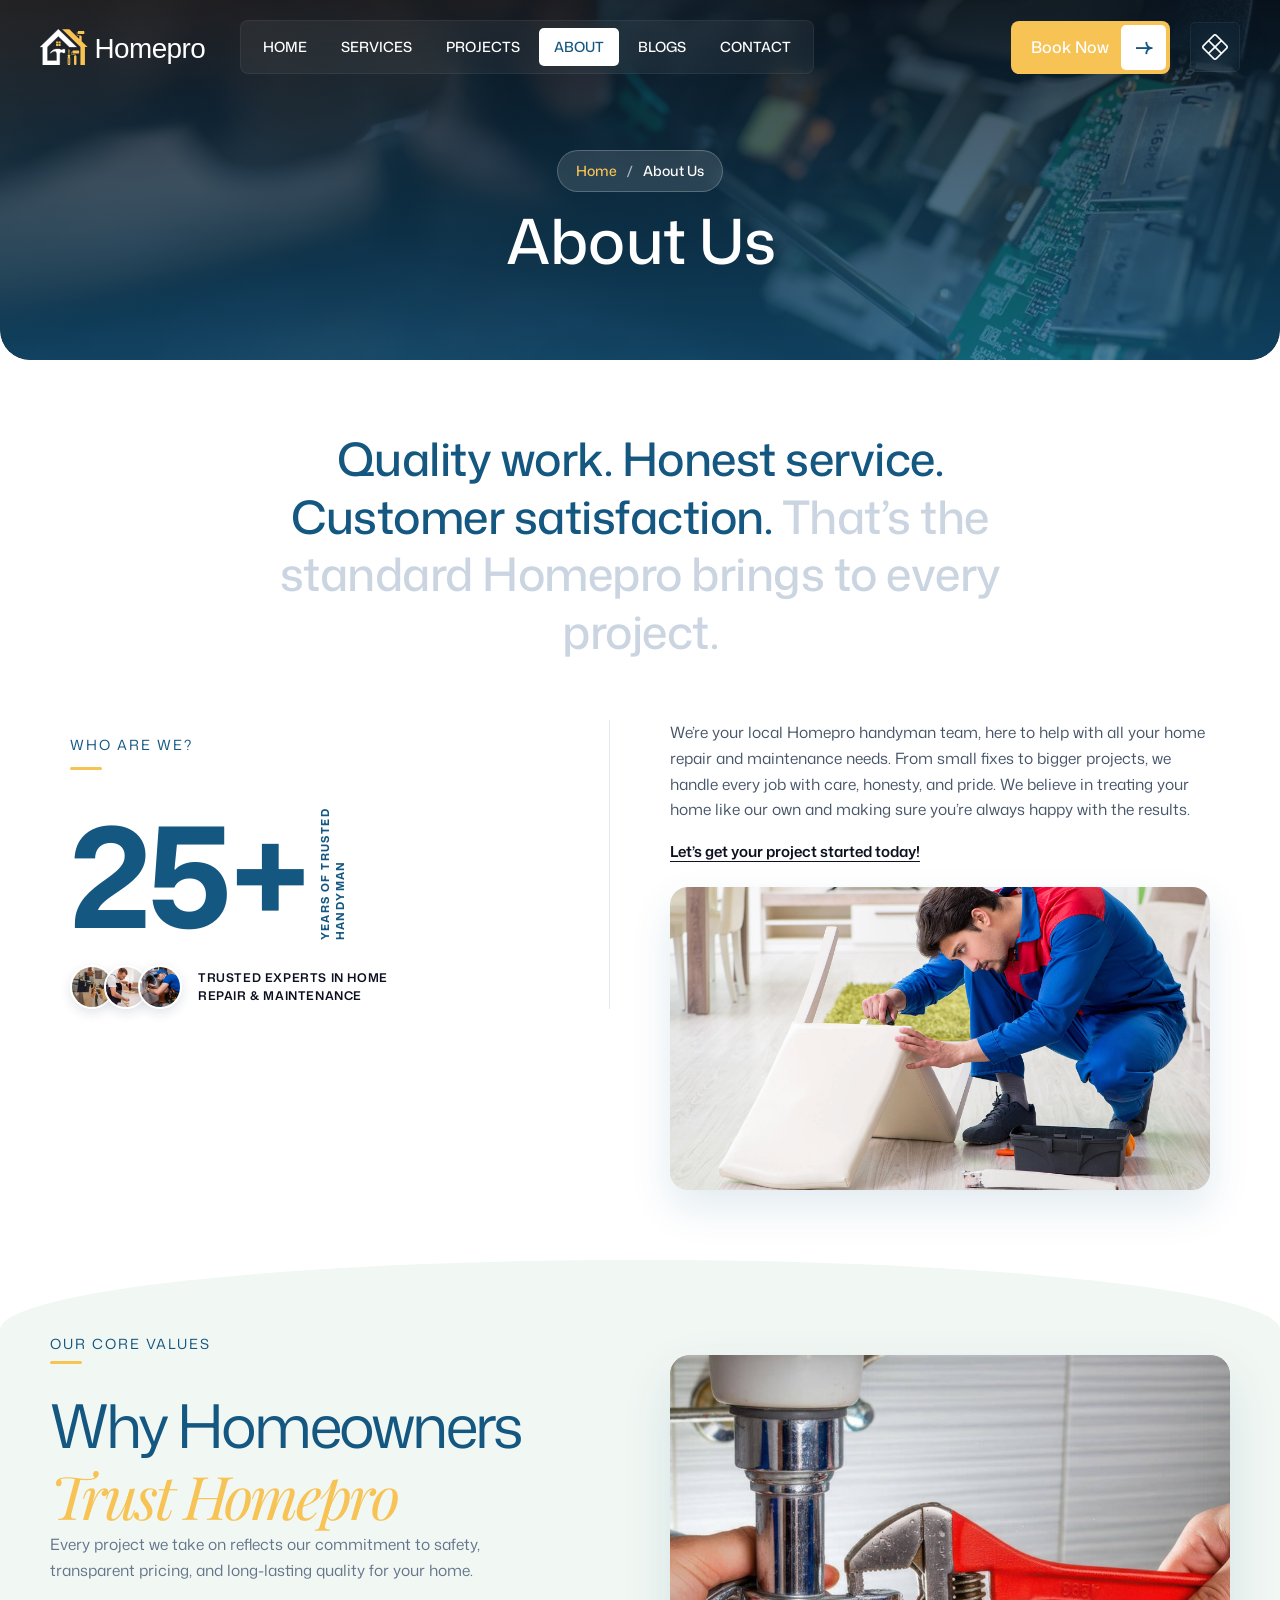
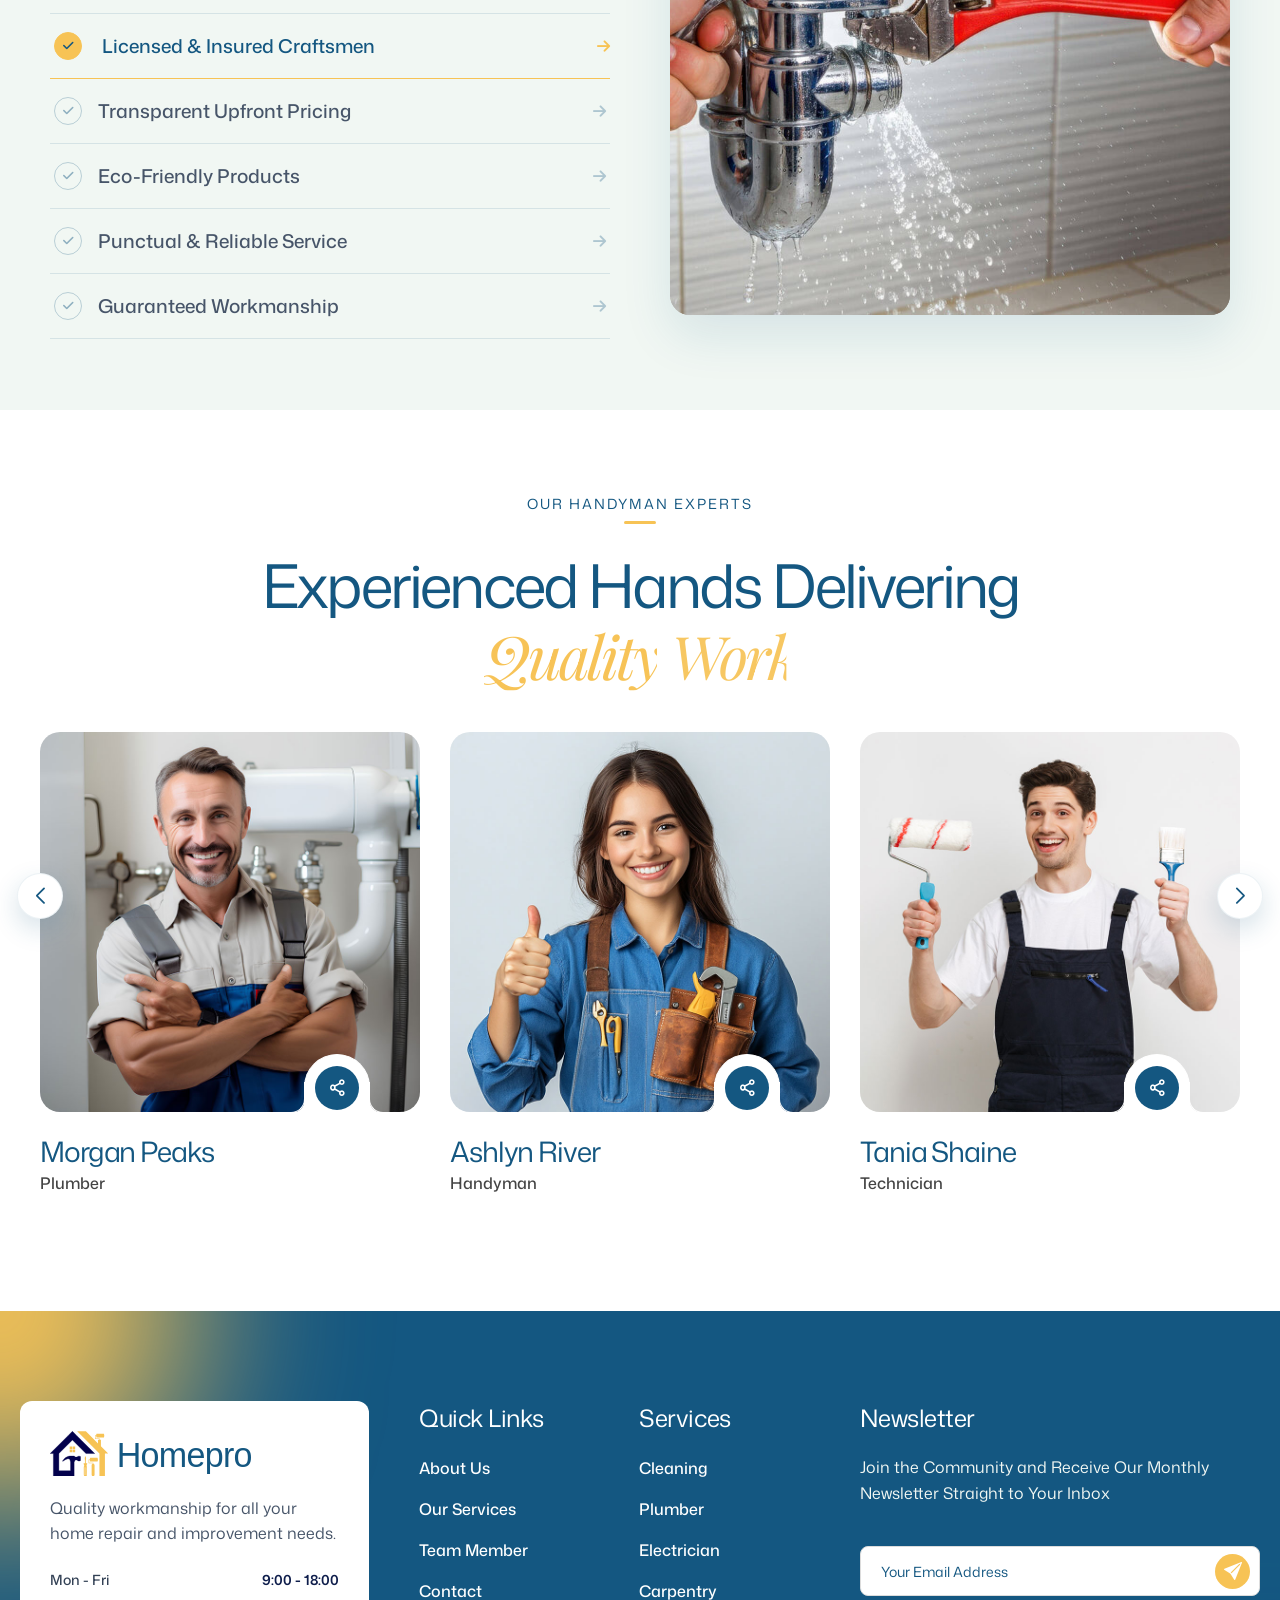
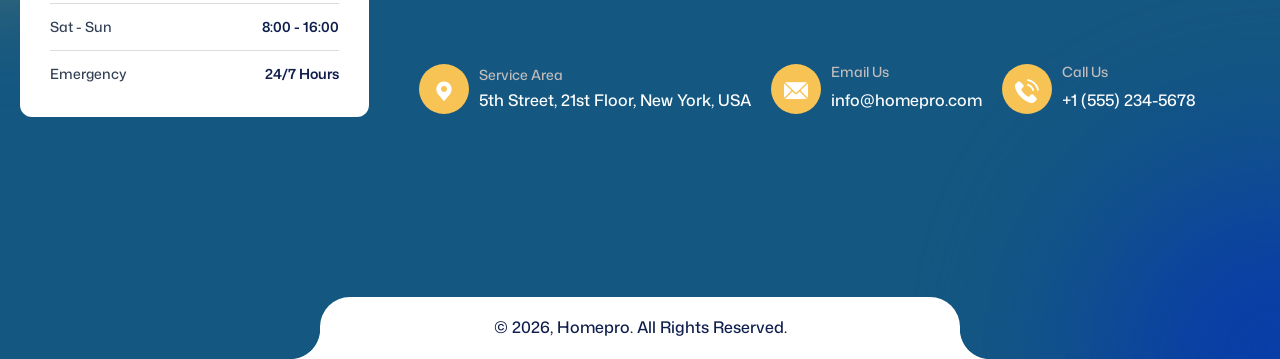
<file: about.html>
<!DOCTYPE html>
<html lang="en-US">
<head>
<link rel="icon" type="image/svg+xml" href="favicon.svg">
	<meta charset="UTF-8" />
	<meta name="viewport" content="width=device-width, initial-scale=1" />
	<link rel="profile" href="http://gmpg.org/xfn/11" />
	
	<title>Homepro &#8211; On-Demand Home Services &amp; Repair WordPress Theme</title>
<meta name='robots' content='max-image-preview:large' />
<link rel='preconnect' href="https://fonts.gstatic.com" crossorigin />
<style id="wp-img-auto-sizes-contain-inline-css">
img:is([sizes=auto i],[sizes^="auto," i]){contain-intrinsic-size:3000px 1500px}
/*# sourceURL=wp-img-auto-sizes-contain-inline-css */
</style>
<style id="wp-emoji-styles-inline-css">

	img.wp-smiley, img.emoji {
		display: inline !important;
		border: none !important;
		box-shadow: none !important;
		height: 1em !important;
		width: 1em !important;
		margin: 0 0.07em !important;
		vertical-align: -0.1em !important;
		background: none !important;
		padding: 0 !important;
	}
/*# sourceURL=wp-emoji-styles-inline-css */
</style>
<style id="classic-theme-styles-inline-css">
/*! This file is auto-generated */
.wp-block-button__link{color:#fff;background-color:#32373c;border-radius:9999px;box-shadow:none;text-decoration:none;padding:calc(.667em + 2px) calc(1.333em + 2px);font-size:1.125em}.wp-block-file__button{background:#32373c;color:#fff;text-decoration:none}
/*# sourceURL=/wp-includes/css/classic-themes.min.css */
</style>
<style id="global-styles-inline-css">
:root{--wp--preset--aspect-ratio--square: 1;--wp--preset--aspect-ratio--4-3: 4/3;--wp--preset--aspect-ratio--3-4: 3/4;--wp--preset--aspect-ratio--3-2: 3/2;--wp--preset--aspect-ratio--2-3: 2/3;--wp--preset--aspect-ratio--16-9: 16/9;--wp--preset--aspect-ratio--9-16: 9/16;--wp--preset--color--black: #000000;--wp--preset--color--cyan-bluish-gray: #abb8c3;--wp--preset--color--white: #ffffff;--wp--preset--color--pale-pink: #f78da7;--wp--preset--color--vivid-red: #cf2e2e;--wp--preset--color--luminous-vivid-orange: #ff6900;--wp--preset--color--luminous-vivid-amber: #fcb900;--wp--preset--color--light-green-cyan: #7bdcb5;--wp--preset--color--vivid-green-cyan: #00d084;--wp--preset--color--pale-cyan-blue: #8ed1fc;--wp--preset--color--vivid-cyan-blue: #0693e3;--wp--preset--color--vivid-purple: #9b51e0;--wp--preset--gradient--vivid-cyan-blue-to-vivid-purple: linear-gradient(135deg,rgb(6,147,227) 0%,rgb(155,81,224) 100%);--wp--preset--gradient--light-green-cyan-to-vivid-green-cyan: linear-gradient(135deg,rgb(122,220,180) 0%,rgb(0,208,130) 100%);--wp--preset--gradient--luminous-vivid-amber-to-luminous-vivid-orange: linear-gradient(135deg,rgb(252,185,0) 0%,rgb(255,105,0) 100%);--wp--preset--gradient--luminous-vivid-orange-to-vivid-red: linear-gradient(135deg,rgb(255,105,0) 0%,rgb(207,46,46) 100%);--wp--preset--gradient--very-light-gray-to-cyan-bluish-gray: linear-gradient(135deg,rgb(238,238,238) 0%,rgb(169,184,195) 100%);--wp--preset--gradient--cool-to-warm-spectrum: linear-gradient(135deg,rgb(74,234,220) 0%,rgb(151,120,209) 20%,rgb(207,42,186) 40%,rgb(238,44,130) 60%,rgb(251,105,98) 80%,rgb(254,248,76) 100%);--wp--preset--gradient--blush-light-purple: linear-gradient(135deg,rgb(255,206,236) 0%,rgb(152,150,240) 100%);--wp--preset--gradient--blush-bordeaux: linear-gradient(135deg,rgb(254,205,165) 0%,rgb(254,45,45) 50%,rgb(107,0,62) 100%);--wp--preset--gradient--luminous-dusk: linear-gradient(135deg,rgb(255,203,112) 0%,rgb(199,81,192) 50%,rgb(65,88,208) 100%);--wp--preset--gradient--pale-ocean: linear-gradient(135deg,rgb(255,245,203) 0%,rgb(182,227,212) 50%,rgb(51,167,181) 100%);--wp--preset--gradient--electric-grass: linear-gradient(135deg,rgb(202,248,128) 0%,rgb(113,206,126) 100%);--wp--preset--gradient--midnight: linear-gradient(135deg,rgb(2,3,129) 0%,rgb(40,116,252) 100%);--wp--preset--font-size--small: 13px;--wp--preset--font-size--medium: 20px;--wp--preset--font-size--large: 36px;--wp--preset--font-size--x-large: 42px;--wp--preset--spacing--20: 0.44rem;--wp--preset--spacing--30: 0.67rem;--wp--preset--spacing--40: 1rem;--wp--preset--spacing--50: 1.5rem;--wp--preset--spacing--60: 2.25rem;--wp--preset--spacing--70: 3.38rem;--wp--preset--spacing--80: 5.06rem;--wp--preset--shadow--natural: 6px 6px 9px rgba(0, 0, 0, 0.2);--wp--preset--shadow--deep: 12px 12px 50px rgba(0, 0, 0, 0.4);--wp--preset--shadow--sharp: 6px 6px 0px rgba(0, 0, 0, 0.2);--wp--preset--shadow--outlined: 6px 6px 0px -3px rgb(255, 255, 255), 6px 6px rgb(0, 0, 0);--wp--preset--shadow--crisp: 6px 6px 0px rgb(0, 0, 0);}.wp-block-button{--wp--preset--dimension--25: 25%;--wp--preset--dimension--50: 50%;--wp--preset--dimension--75: 75%;--wp--preset--dimension--100: 100%;}:where(body) { margin: 0; }:where(.is-layout-flex){gap: 0.5em;}:where(.is-layout-grid){gap: 0.5em;}body .is-layout-flex{display: flex;}.is-layout-flex{flex-wrap: wrap;align-items: center;}.is-layout-flex > :is(*, div){margin: 0;}body .is-layout-grid{display: grid;}.is-layout-grid > :is(*, div){margin: 0;}body{padding-top: 0px;padding-right: 0px;padding-bottom: 0px;padding-left: 0px;}:root :where(.wp-element-button, .wp-block-button__link){background-color: #32373c;border-width: 0;color: #fff;font-family: inherit;font-size: inherit;font-style: inherit;font-weight: inherit;letter-spacing: inherit;line-height: inherit;padding-top: calc(0.667em + 2px);padding-right: calc(1.333em + 2px);padding-bottom: calc(0.667em + 2px);padding-left: calc(1.333em + 2px);text-decoration: none;text-transform: inherit;}.has-black-color{color: var(--wp--preset--color--black) !important;}.has-cyan-bluish-gray-color{color: var(--wp--preset--color--cyan-bluish-gray) !important;}.has-white-color{color: var(--wp--preset--color--white) !important;}.has-pale-pink-color{color: var(--wp--preset--color--pale-pink) !important;}.has-vivid-red-color{color: var(--wp--preset--color--vivid-red) !important;}.has-luminous-vivid-orange-color{color: var(--wp--preset--color--luminous-vivid-orange) !important;}.has-luminous-vivid-amber-color{color: var(--wp--preset--color--luminous-vivid-amber) !important;}.has-light-green-cyan-color{color: var(--wp--preset--color--light-green-cyan) !important;}.has-vivid-green-cyan-color{color: var(--wp--preset--color--vivid-green-cyan) !important;}.has-pale-cyan-blue-color{color: var(--wp--preset--color--pale-cyan-blue) !important;}.has-vivid-cyan-blue-color{color: var(--wp--preset--color--vivid-cyan-blue) !important;}.has-vivid-purple-color{color: var(--wp--preset--color--vivid-purple) !important;}.has-black-background-color{background-color: var(--wp--preset--color--black) !important;}.has-cyan-bluish-gray-background-color{background-color: var(--wp--preset--color--cyan-bluish-gray) !important;}.has-white-background-color{background-color: var(--wp--preset--color--white) !important;}.has-pale-pink-background-color{background-color: var(--wp--preset--color--pale-pink) !important;}.has-vivid-red-background-color{background-color: var(--wp--preset--color--vivid-red) !important;}.has-luminous-vivid-orange-background-color{background-color: var(--wp--preset--color--luminous-vivid-orange) !important;}.has-luminous-vivid-amber-background-color{background-color: var(--wp--preset--color--luminous-vivid-amber) !important;}.has-light-green-cyan-background-color{background-color: var(--wp--preset--color--light-green-cyan) !important;}.has-vivid-green-cyan-background-color{background-color: var(--wp--preset--color--vivid-green-cyan) !important;}.has-pale-cyan-blue-background-color{background-color: var(--wp--preset--color--pale-cyan-blue) !important;}.has-vivid-cyan-blue-background-color{background-color: var(--wp--preset--color--vivid-cyan-blue) !important;}.has-vivid-purple-background-color{background-color: var(--wp--preset--color--vivid-purple) !important;}.has-black-border-color{border-color: var(--wp--preset--color--black) !important;}.has-cyan-bluish-gray-border-color{border-color: var(--wp--preset--color--cyan-bluish-gray) !important;}.has-white-border-color{border-color: var(--wp--preset--color--white) !important;}.has-pale-pink-border-color{border-color: var(--wp--preset--color--pale-pink) !important;}.has-vivid-red-border-color{border-color: var(--wp--preset--color--vivid-red) !important;}.has-luminous-vivid-orange-border-color{border-color: var(--wp--preset--color--luminous-vivid-orange) !important;}.has-luminous-vivid-amber-border-color{border-color: var(--wp--preset--color--luminous-vivid-amber) !important;}.has-light-green-cyan-border-color{border-color: var(--wp--preset--color--light-green-cyan) !important;}.has-vivid-green-cyan-border-color{border-color: var(--wp--preset--color--vivid-green-cyan) !important;}.has-pale-cyan-blue-border-color{border-color: var(--wp--preset--color--pale-cyan-blue) !important;}.has-vivid-cyan-blue-border-color{border-color: var(--wp--preset--color--vivid-cyan-blue) !important;}.has-vivid-purple-border-color{border-color: var(--wp--preset--color--vivid-purple) !important;}.has-vivid-cyan-blue-to-vivid-purple-gradient-background{background: var(--wp--preset--gradient--vivid-cyan-blue-to-vivid-purple) !important;}.has-light-green-cyan-to-vivid-green-cyan-gradient-background{background: var(--wp--preset--gradient--light-green-cyan-to-vivid-green-cyan) !important;}.has-luminous-vivid-amber-to-luminous-vivid-orange-gradient-background{background: var(--wp--preset--gradient--luminous-vivid-amber-to-luminous-vivid-orange) !important;}.has-luminous-vivid-orange-to-vivid-red-gradient-background{background: var(--wp--preset--gradient--luminous-vivid-orange-to-vivid-red) !important;}.has-very-light-gray-to-cyan-bluish-gray-gradient-background{background: var(--wp--preset--gradient--very-light-gray-to-cyan-bluish-gray) !important;}.has-cool-to-warm-spectrum-gradient-background{background: var(--wp--preset--gradient--cool-to-warm-spectrum) !important;}.has-blush-light-purple-gradient-background{background: var(--wp--preset--gradient--blush-light-purple) !important;}.has-blush-bordeaux-gradient-background{background: var(--wp--preset--gradient--blush-bordeaux) !important;}.has-luminous-dusk-gradient-background{background: var(--wp--preset--gradient--luminous-dusk) !important;}.has-pale-ocean-gradient-background{background: var(--wp--preset--gradient--pale-ocean) !important;}.has-electric-grass-gradient-background{background: var(--wp--preset--gradient--electric-grass) !important;}.has-midnight-gradient-background{background: var(--wp--preset--gradient--midnight) !important;}.has-small-font-size{font-size: var(--wp--preset--font-size--small) !important;}.has-medium-font-size{font-size: var(--wp--preset--font-size--medium) !important;}.has-large-font-size{font-size: var(--wp--preset--font-size--large) !important;}.has-x-large-font-size{font-size: var(--wp--preset--font-size--x-large) !important;}
:root :where(.wp-block-icon svg){width: 24px;}
:where(.wp-block-gallery.is-layout-flex){gap: var( --wp--style--gallery-gap-default, var( --gallery-block--gutter-size, var( --wp--style--block-gap, 0.5em ) ) );}:where(.wp-block-gallery.is-layout-grid){gap: var( --wp--style--gallery-gap-default, var( --gallery-block--gutter-size, var( --wp--style--block-gap, 0.5em ) ) );}
:where(.wp-block-latest-posts.is-layout-flex){gap: 1.25em;}:where(.wp-block-latest-posts.is-layout-grid){gap: 1.25em;}
:where(.wp-block-post-template.is-layout-flex){gap: 1.25em;}:where(.wp-block-post-template.is-layout-grid){gap: 1.25em;}
:where(.wp-block-term-template.is-layout-flex){gap: 1.25em;}:where(.wp-block-term-template.is-layout-grid){gap: 1.25em;}
:where(.wp-block-columns.is-layout-flex){gap: 2em;}:where(.wp-block-columns.is-layout-grid){gap: 2em;}
:root :where(.wp-block-pullquote){font-size: 1.5em;line-height: 1.6;}
/*# sourceURL=global-styles-inline-css */
</style>




<style id="woocommerce-inline-inline-css">
.woocommerce form .form-row .required { visibility: visible; }
/*# sourceURL=woocommerce-inline-inline-css */
</style>
<noscript></noscript>

<script id="jquery-core-js" src="assets/js/17-jquery.min.js"></script>

<script id="jquery-js-after">
!function($){"use strict";$(document).ready(function(){$(this).scrollTop()>100&&$(".hfe-scroll-to-top-wrap").removeClass("hfe-scroll-to-top-hide"),$(window).scroll(function(){$(this).scrollTop()<100?$(".hfe-scroll-to-top-wrap").fadeOut(300):$(".hfe-scroll-to-top-wrap").fadeIn(300)}),$(".hfe-scroll-to-top-wrap").on("click",function(){$("html, body").animate({scrollTop:0},300);return!1})})}(jQuery);
!function($){'use strict';$(document).ready(function(){var bar=$('.hfe-reading-progress-bar');if(!bar.length)return;$(window).on('scroll',function(){var s=$(window).scrollTop(),d=$(document).height()-$(window).height(),p=d? s/d*100:0;bar.css('width',p+'%')});});}(jQuery);
</script>

<script id="wc-add-to-cart-js-extra">
var wc_add_to_cart_params = {"ajax_url":"/wp-admin/admin-ajax.php","wc_ajax_url":"/?wc-ajax=%%endpoint%%","i18n_view_cart":"View cart","cart_url":"#","is_cart":"","cart_redirect_after_add":"no"};
</script>


<script id="woocommerce-js-extra">
var woocommerce_params = {"ajax_url":"/wp-admin/admin-ajax.php","wc_ajax_url":"/?wc-ajax=%%endpoint%%","i18n_password_show":"Show password","i18n_password_hide":"Hide password"};
</script>

<noscript><style>.woocommerce-product-gallery{ opacity: 1 !important; }</style></noscript>
	<style>
				.e-con.e-parent:nth-of-type(n+4):not(.e-lazyloaded):not(.e-no-lazyload),
				.e-con.e-parent:nth-of-type(n+4):not(.e-lazyloaded):not(.e-no-lazyload) * {
					background-image: none !important;
				}
				@media screen and (max-height: 1024px) {
					.e-con.e-parent:nth-of-type(n+3):not(.e-lazyloaded):not(.e-no-lazyload),
					.e-con.e-parent:nth-of-type(n+3):not(.e-lazyloaded):not(.e-no-lazyload) * {
						background-image: none !important;
					}
				}
				@media screen and (max-height: 640px) {
					.e-con.e-parent:nth-of-type(n+2):not(.e-lazyloaded):not(.e-no-lazyload),
					.e-con.e-parent:nth-of-type(n+2):not(.e-lazyloaded):not(.e-no-lazyload) * {
						background-image: none !important;
					}
				}
			</style>
			<meta name="msapplication-TileImage" content="assets/images/media-54.png" />
<style id="faltu-dynamic-css">:root{--loader-img-width:250;--faltu-typography-body-font-family:Mona Sans;--faltu-typography-body-font-weight:400;--faltu-typography-body-font-size:16px;--faltu-typography-body-line-height:26px;--faltu-typography-secondary-font-family:Mona Sans;--faltu-typography-h1-font-family:Mona Sans;--faltu-typography-h1-font-weight:600;--faltu-typography-h1-font-size:80px;--faltu-typography-h1-line-height:90px;--faltu-typography-h2-font-family:Mona Sans;--faltu-typography-h2-font-weight:400;--faltu-typography-h2-font-size:60px;--faltu-typography-h2-line-height:70px;--faltu-typography-h3-font-family:Mona Sans;--faltu-typography-h3-font-weight:400;--faltu-typography-h3-font-size:34px;--faltu-typography-h3-line-height:44px;--faltu-typography-h4-font-family:Mona Sans;--faltu-typography-h4-font-weight:400;--faltu-typography-h4-font-size:28px;--faltu-typography-h4-line-height:38px;--faltu-typography-h5-font-family:Mona Sans;--faltu-typography-h5-font-weight:400;--faltu-typography-h5-font-size:24px;--faltu-typography-h5-line-height:34px;--faltu-typography-h6-font-family:Mona Sans;--faltu-typography-h6-font-weight:400;--faltu-typography-h6-font-size:20px;--faltu-typography-h6-line-height:30px;--faltu-primary-color:#F7C355;--faltu-text-color:#145781;--faltu-body-color:#444444;--faltu-white-color:#FFFFFF;--faltu-bg-dark-color:#145781;--faltu-bg-light-color:#F1F7F3;--faltu-border-light-color:#DCDCDC;}body{font-family:"Mona Sans";line-height:26px;font-weight:400;font-style:normal;font-size:16px;}h1, .h1{font-family:"Mona Sans";line-height:90px;font-weight:600;font-style:normal;font-size:80px;}h2, .h2{font-family:"Mona Sans";line-height:70px;font-weight:400;font-style:normal;font-size:60px;}h3, .h3{font-family:"Mona Sans";line-height:44px;font-weight:400;font-style:normal;font-size:34px;}h4, .h4{font-family:"Mona Sans";line-height:38px;font-weight:400;font-style:normal;font-size:28px;}h5, .h5{font-family:"Mona Sans";line-height:34px;font-weight:400;font-style:normal;font-size:24px;}h6, .h6{font-family:"Mona Sans";line-height:30px;font-weight:400;font-style:normal;font-size:20px;}</style>
<link rel="preconnect" href="#" crossorigin>
<link rel="preconnect" href="https://fonts.gstatic.com" crossorigin>
<link rel="stylesheet" href="https://cdnjs.cloudflare.com/ajax/libs/font-awesome/6.5.1/css/all.min.css">
<link rel="stylesheet" href="https://cdn.jsdelivr.net/npm/bootstrap-icons@1.11.3/font/bootstrap-icons.min.css">
<link rel="stylesheet" href="https://fonts.googleapis.com/css2?family=Mona+Sans:ital,wght@0,200..900;1,200..900&family=Playfair+Display:ital,wght@0,400..700;1,400..700&display=swap">
<link rel="stylesheet" href="assets/css/main.css">
<style id="flaticon-inline-data-uri">
@font-face {
    font-family: "flaticon_mycollection";
    src: url("[data-uri]") format("woff2");
    font-weight: normal;
    font-style: normal;
    font-display: block;
}

/*!
*    ______ _       _   _
*    |  ____| |     | | (_)
*    | |__  | | __ _| |_ _  ___ ___  _ __
*    |  __| | |/ _` | __| |/ __/ _ \| '_ \
*    | |    | | (_| | |_| | (_| (_) | | | |
*    |_|    |_|\__,_|\__|_|\___\___/|_| |_|
*
*         https://www.flaticon.com
*/



i[class^="flaticon-"]:before, i[class*=" flaticon-"]:before {
    font-family: flaticon_mycollection !important;
    font-style: normal;
    font-weight: normal !important;
    font-variant: normal;
    text-transform: none;
    line-height: 1;
    -webkit-font-smoothing: antialiased;
    -moz-osx-font-smoothing: grayscale;
    vertical-align: -0.125em;
}

.flaticon-facebook-app-symbol:before {
    content: "\f101";
}
.flaticon-twitter:before {
    content: "\f102";
}
.flaticon-instagram:before {
    content: "\f103";
}
.flaticon-youtube:before {
    content: "\f104";
}
.flaticon-dribble:before {
    content: "\f105";
}
.flaticon-reddit-logo:before {
    content: "\f106";
}
.flaticon-viber:before {
    content: "\f107";
}
.flaticon-tik-tok:before {
    content: "\f108";
}
.flaticon-asterisk:before {
    content: "\f109";
}
.flaticon-asterisk-1:before {
    content: "\f10a";
}
.flaticon-phone-call:before {
    content: "\f10b";
}
.flaticon-customer-service:before {
    content: "\f10c";
}
.flaticon-telephone:before {
    content: "\f10d";
}
.flaticon-phone-call-1:before {
    content: "\f10e";
}
.flaticon-support:before {
    content: "\f10f";
}
.flaticon-center:before {
    content: "\f110";
}
.flaticon-phone-call-2:before {
    content: "\f111";
}
.flaticon-email:before {
    content: "\f112";
}
.flaticon-email-1:before {
    content: "\f113";
}
.flaticon-email-2:before {
    content: "\f114";
}
.flaticon-email-3:before {
    content: "\f115";
}
.flaticon-email-4:before {
    content: "\f116";
}
.flaticon-pin:before {
    content: "\f117";
}
.flaticon-pin-1:before {
    content: "\f118";
}
.flaticon-home-address:before {
    content: "\f119";
}
.flaticon-web:before {
    content: "\f11a";
}
.flaticon-globe:before {
    content: "\f11b";
}
.flaticon-world-wide-web:before {
    content: "\f11c";
}
.flaticon-award-symbol:before {
    content: "\f11d";
}
.flaticon-award:before {
    content: "\f11e";
}
.flaticon-medal:before {
    content: "\f11f";
}
.flaticon-olive-branches-award-symbol:before {
    content: "\f120";
}
.flaticon-trophy:before {
    content: "\f121";
}
.flaticon-award-1:before {
    content: "\f122";
}
.flaticon-medal-1:before {
    content: "\f123";
}
.flaticon-winner:before {
    content: "\f124";
}
.flaticon-award-2:before {
    content: "\f125";
}
.flaticon-calendar:before {
    content: "\f126";
}
.flaticon-schedule:before {
    content: "\f127";
}
.flaticon-schedule-1:before {
    content: "\f128";
}
.flaticon-user:before {
    content: "\f129";
}
.flaticon-user-1:before {
    content: "\f12a";
}
.flaticon-edit-image:before {
    content: "\f12b";
}
.flaticon-edit-file:before {
    content: "\f12c";
}
.flaticon-document:before {
    content: "\f12d";
}
.flaticon-folder:before {
    content: "\f12e";
}
.flaticon-folder-1:before {
    content: "\f12f";
}
.flaticon-quote:before {
    content: "\f130";
}
.flaticon-quotation:before {
    content: "\f131";
}
.flaticon-comma:before {
    content: "\f132";
}
.flaticon-quotes:before {
    content: "\f133";
}
.flaticon-check-mark:before {
    content: "\f134";
}
.flaticon-checked:before {
    content: "\f135";
}
.flaticon-check-mark-1:before {
    content: "\f136";
}
.flaticon-check:before {
    content: "\f137";
}
.flaticon-read:before {
    content: "\f138";
}
.flaticon-thin-arrow:before {
    content: "\f139";
}
.flaticon-right-up:before {
    content: "\f13a";
}
.flaticon-arrow:before {
    content: "\f13b";
}
.flaticon-right-arrow:before {
    content: "\f13c";
}
.flaticon-right-arrow-1:before {
    content: "\f13d";
}
.flaticon-arrow-left:before {
    content: "\f13e";
}
.flaticon-chat:before {
    content: "\f13f";
}
.flaticon-back-in-time:before {
    content: "\f140";
}
.flaticon-gallery:before {
    content: "\f141";
}
.flaticon-play-button:before {
    content: "\f142";
}
.flaticon-play:before {
    content: "\f143";
}
.flaticon-play-button-1:before {
    content: "\f144";
}
.flaticon-play-1:before {
    content: "\f145";
}
.flaticon-play-2:before {
    content: "\f146";
}
.flaticon-share:before {
    content: "\f147";
}
.flaticon-paper-plane:before {
    content: "\f148";
}
.flaticon-linkedin:before {
    content: "\f149";
}
.flaticon-whatsapp:before {
    content: "\f14a";
}
.flaticon-man:before {
    content: "\f14b";
}
.flaticon-technician:before {
    content: "\f14c";
}
.flaticon-tools:before {
    content: "\f14d";
}
.flaticon-plumber:before {
    content: "\f14e";
}
.flaticon-technician-1:before {
    content: "\f14f";
}
.flaticon-troubleshooting:before {
    content: "\f150";
}
.flaticon-troubleshooting-1:before {
    content: "\f151";
}
.flaticon-broken-wire:before {
    content: "\f152";
}
.flaticon-plug:before {
    content: "\f153";
}
.flaticon-electrical-panel:before {
    content: "\f154";
}
.flaticon-electric-panel:before {
    content: "\f155";
}
.flaticon-broken-cable:before {
    content: "\f156";
}
.flaticon-electrician:before {
    content: "\f157";
}
.flaticon-tv:before {
    content: "\f158";
}
.flaticon-repair-service:before {
    content: "\f159";
}
.flaticon-wire:before {
    content: "\f15a";
}
.flaticon-wire-1:before {
    content: "\f15b";
}
.flaticon-chandelier:before {
    content: "\f15c";
}
.flaticon-electrical-mechanic:before {
    content: "\f15d";
}
.flaticon-electricity:before {
    content: "\f15e";
}
.flaticon-electrician-1:before {
    content: "\f15f";
}
.flaticon-circuit-breaker:before {
    content: "\f160";
}
.flaticon-leak:before {
    content: "\f161";
}
.flaticon-leak-1:before {
    content: "\f162";
}
.flaticon-faucet:before {
    content: "\f163";
}
.flaticon-repair:before {
    content: "\f164";
}
.flaticon-sink:before {
    content: "\f165";
}
.flaticon-plumbing-maintenance:before {
    content: "\f166";
}
.flaticon-repairing:before {
    content: "\f167";
}
.flaticon-system:before {
    content: "\f168";
}
.flaticon-unclogging:before {
    content: "\f169";
}
.flaticon-drain:before {
    content: "\f16a";
}
.flaticon-pipe:before {
    content: "\f16b";
}
.flaticon-cutting:before {
    content: "\f16c";
}
.flaticon-plumbing-accessory:before {
    content: "\f16d";
}
.flaticon-boiler:before {
    content: "\f16e";
}
.flaticon-heater:before {
    content: "\f16f";
}
.flaticon-water:before {
    content: "\f170";
}
.flaticon-pressure-gauge:before {
    content: "\f171";
}
.flaticon-pipe-1:before {
    content: "\f172";
}
.flaticon-basin:before {
    content: "\f173";
}
.flaticon-plumber-1:before {
    content: "\f174";
}
.flaticon-faucet-1:before {
    content: "\f175";
}
.flaticon-pipes:before {
    content: "\f176";
}
.flaticon-plumbing:before {
    content: "\f177";
}
.flaticon-plumber-2:before {
    content: "\f178";
}
.flaticon-toilet:before {
    content: "\f179";
}
.flaticon-faucet-2:before {
    content: "\f17a";
}
.flaticon-shower:before {
    content: "\f17b";
}
.flaticon-air-conditioner:before {
    content: "\f17c";
}
.flaticon-air-conditioner-1:before {
    content: "\f17d";
}
.flaticon-air-conditioner-2:before {
    content: "\f17e";
}
.flaticon-air-conditioner-3:before {
    content: "\f17f";
}
.flaticon-ac:before {
    content: "\f180";
}
.flaticon-air-conditioner-4:before {
    content: "\f181";
}
.flaticon-compressor:before {
    content: "\f182";
}
.flaticon-installation:before {
    content: "\f183";
}
.flaticon-maintenance:before {
    content: "\f184";
}
.flaticon-setting:before {
    content: "\f185";
}
.flaticon-maintenance-1:before {
    content: "\f186";
}
.flaticon-air-filter:before {
    content: "\f187";
}
.flaticon-air:before {
    content: "\f188";
}
.flaticon-repair-service-1:before {
    content: "\f189";
}
.flaticon-cleaning:before {
    content: "\f18a";
}
.flaticon-water-leak:before {
    content: "\f18b";
}
.flaticon-ac-1:before {
    content: "\f18c";
}
.flaticon-refilling:before {
    content: "\f18d";
}
.flaticon-repair-1:before {
    content: "\f18e";
}
.flaticon-air-conditioner-5:before {
    content: "\f18f";
}
.flaticon-system-1:before {
    content: "\f190";
}
.flaticon-cleaning-service:before {
    content: "\f191";
}
.flaticon-clean:before {
    content: "\f192";
}
.flaticon-ac-2:before {
    content: "\f193";
}
.flaticon-hotel:before {
    content: "\f194";
}
.flaticon-cleaning-1:before {
    content: "\f195";
}
.flaticon-oosouji:before {
    content: "\f196";
}
.flaticon-home:before {
    content: "\f197";
}
.flaticon-sofa:before {
    content: "\f198";
}
.flaticon-kitchen:before {
    content: "\f199";
}
.flaticon-cleaning-after-builders:before {
    content: "\f19a";
}
.flaticon-cleaning-2:before {
    content: "\f19b";
}
.flaticon-washing:before {
    content: "\f19c";
}
.flaticon-hot-water:before {
    content: "\f19d";
}
.flaticon-kitchen-1:before {
    content: "\f19e";
}
.flaticon-shower-1:before {
    content: "\f19f";
}
.flaticon-toilet-1:before {
    content: "\f1a0";
}
.flaticon-bathroom:before {
    content: "\f1a1";
}
.flaticon-water-closet:before {
    content: "\f1a2";
}
.flaticon-window-cleaning:before {
    content: "\f1a3";
}
.flaticon-window:before {
    content: "\f1a4";
}
.flaticon-window-cleaning-1:before {
    content: "\f1a5";
}
.flaticon-power-washing:before {
    content: "\f1a6";
}
.flaticon-carpet:before {
    content: "\f1a7";
}
.flaticon-mop:before {
    content: "\f1a8";
}
.flaticon-cleaning-tools:before {
    content: "\f1a9";
}
.flaticon-cleaning-3:before {
    content: "\f1aa";
}
.flaticon-house-cleaning:before {
    content: "\f1ab";
}
.flaticon-housekeeping:before {
    content: "\f1ac";
}
.flaticon-clean-1:before {
    content: "\f1ad";
}
.flaticon-cleaning-service-1:before {
    content: "\f1ae";
}
.flaticon-crew:before {
    content: "\f1af";
}
.flaticon-cleaning-cart:before {
    content: "\f1b0";
}
.flaticon-laundry-service:before {
    content: "\f1b1";
}
.flaticon-office-cleaning:before {
    content: "\f1b2";
}
.flaticon-cleaner:before {
    content: "\f1b3";
}
.flaticon-janitorial-service:before {
    content: "\f1b4";
}
.flaticon-hotel-cleaning:before {
    content: "\f1b5";
}
.flaticon-cleaner-1:before {
    content: "\f1b6";
}
.flaticon-office:before {
    content: "\f1b7";
}
.flaticon-cleaning-tool:before {
    content: "\f1b8";
}
.flaticon-oil:before {
    content: "\f1b9";
}
.flaticon-lubricant:before {
    content: "\f1ba";
}
.flaticon-water-pump:before {
    content: "\f1bb";
}
.flaticon-installation-1:before {
    content: "\f1bc";
}
.flaticon-technician-2:before {
    content: "\f1bd";
}
.flaticon-check-1:before {
    content: "\f1be";
}
.flaticon-machine-oil:before {
    content: "\f1bf";
}
.flaticon-mechanical-engineering:before {
    content: "\f1c0";
}
.flaticon-welding:before {
    content: "\f1c1";
}
.flaticon-welding-1:before {
    content: "\f1c2";
}
.flaticon-welding-2:before {
    content: "\f1c3";
}
.flaticon-tool-box:before {
    content: "\f1c4";
}
.flaticon-wrench:before {
    content: "\f1c5";
}
.flaticon-predictive:before {
    content: "\f1c6";
}
.flaticon-tools-1:before {
    content: "\f1c7";
}
.flaticon-mechanic:before {
    content: "\f1c8";
}
.flaticon-spare-parts:before {
    content: "\f1c9";
}
.flaticon-mechanical:before {
    content: "\f1ca";
}
.flaticon-car:before {
    content: "\f1cb";
}
.flaticon-motor:before {
    content: "\f1cc";
}
.flaticon-motor-1:before {
    content: "\f1cd";
}
.flaticon-car-1:before {
    content: "\f1ce";
}
.flaticon-service:before {
    content: "\f1cf";
}
.flaticon-installation-2:before {
    content: "\f1d0";
}
.flaticon-folder-2:before {
    content: "\f1d1";
}
.flaticon-cabinet:before {
    content: "\f1d2";
}
.flaticon-repairing-1:before {
    content: "\f1d3";
}
.flaticon-floor:before {
    content: "\f1d4";
}
.flaticon-window-1:before {
    content: "\f1d5";
}
.flaticon-screwdriver:before {
    content: "\f1d6";
}
.flaticon-carpentry:before {
    content: "\f1d7";
}
.flaticon-construction:before {
    content: "\f1d8";
}
.flaticon-carpenter:before {
    content: "\f1d9";
}
.flaticon-interior-design:before {
    content: "\f1da";
}
.flaticon-paint-brush:before {
    content: "\f1db";
}
.flaticon-paint-roller:before {
    content: "\f1dc";
}
.flaticon-paint-roller-1:before {
    content: "\f1dd";
}
.flaticon-painting:before {
    content: "\f1de";
}
.flaticon-ceiling:before {
    content: "\f1df";
}
.flaticon-car-painting:before {
    content: "\f1e0";
}
.flaticon-wallpaper:before {
    content: "\f1e1";
}
.flaticon-surface:before {
    content: "\f1e2";
}
.flaticon-clean-2:before {
    content: "\f1e3";
}
.flaticon-paint-roller-2:before {
    content: "\f1e4";
}
.flaticon-paint-spray:before {
    content: "\f1e5";
}
.flaticon-paint-brush-1:before {
    content: "\f1e6";
}
.flaticon-workshop:before {
    content: "\f1e7";
}
.flaticon-electrician-service:before {
    content: "\f1e8";
}
.flaticon-house:before {
    content: "\f1e9";
}
.flaticon-roof:before {
    content: "\f1ea";
}
.flaticon-home-repair:before {
    content: "\f1eb";
}
.flaticon-house-maintenance:before {
    content: "\f1ec";
}
.flaticon-building:before {
    content: "\f1ed";
}
.flaticon-property-management:before {
    content: "\f1ee";
}
.flaticon-car-repair:before {
    content: "\f1ef";
}
.flaticon-development:before {
    content: "\f1f0";
}
.flaticon-bed:before {
    content: "\f1f1";
}
.flaticon-house-1:before {
    content: "\f1f2";
}
.flaticon-washing-machine:before {
    content: "\f1f3";
}
.flaticon-appliance-repair:before {
    content: "\f1f4";
}
.flaticon-washing-machine-1:before {
    content: "\f1f5";
}
.flaticon-review:before {
    content: "\f1f6";
}
.flaticon-rating:before {
    content: "\f1f7";
}
.flaticon-happy:before {
    content: "\f1f8";
}
.flaticon-chat-1:before {
    content: "\f1f9";
}
.flaticon-affordable:before {
    content: "\f1fa";
}
.flaticon-clock:before {
    content: "\f1fb";
}
.flaticon-clock-1:before {
    content: "\f1fc";
}
.flaticon-rapid:before {
    content: "\f1fd";
}
.flaticon-fast-time:before {
    content: "\f1fe";
}


</style>
<style id="master-perfect-overrides">
:root {
    --faltu-primary-color: #F7C355 !important;
    --faltu-bg-dark-color: #145781 !important;
    --faltu-text-color: #145781 !important;
    --e-global-color-primary: #145781 !important;
    --e-global-color-secondary: #F7C355 !important;
    --e-global-color-accent: #F7C355 !important;
}

/* Hide Preloader permanently */
#ht-preloader, .preloader, #preloader, #page-loading, .page-loading {
    display: none !important;
    opacity: 0 !important;
    visibility: hidden !important;
    z-index: -9999 !important;
}
body {
    overflow: visible !important;
    opacity: 1 !important;
    visibility: visible !important;
}

/* Icons Visibility */
.service-icon i,
.service-icon .flaticon,
.service-icon [class^="flaticon-"] {
    color: #FFFFFF !important;
    font-size: 46px !important;
    line-height: 1 !important;
    display: inline-block !important;
    visibility: visible !important;
    opacity: 1 !important;
}
.service-item:hover .service-icon i,
.service-item.style-1:hover .service-icon i {
    color: #145781 !important;
}
i.flaticon, [class^="flaticon-"], [class*=" flaticon-"], [class^="flaticon-"]:before, [class*=" flaticon-"]:before, [class^="flaticon-"]:after, [class*=" flaticon-"]:after {
    font-family: "flaticon_mycollection" !important;
    visibility: visible !important;
    opacity: 1 !important;
}

/* Contact / Booking Call / Email Red Icons -> Light Brown #F7C355 */
.contact-info li i,
.contact-icon i,
.contact-info .flaticon,
.elementor-widget-contact-info i {
    color: #F7C355 !important;
}

/* Consistent Italic Serif Accent for ALL Site Headings */
.theme-title h2 .title-sub,
.theme-title h1 .title-sub {
    font-family: 'Playfair Display', Georgia, serif !important;
    font-style: italic !important;
    font-weight: 400 !important;
    color: #F7C355 !important;
}

/* Service Hours Box (Offcanvas Sidebar Only) - Pure White Text */
.elementor-17094 .elementor-widget-working-hours,
.elementor-17094 .elementor-widget-working-hours *,
.elementor-element-7171aa9,
.elementor-element-7171aa9 * {
    color: #FFFFFF !important;
}

/* Footer White Card Working Hours - Dark Readable Text */
.elementor-17089 .elementor-element-78c54be .working-hours-item .working-day,
.elementor-17089 .elementor-element-5eec613 .working-hours-item .working-day {
    color: #334155 !important;
}
.elementor-17089 .elementor-element-78c54be .working-hours-item .working-time,
.elementor-17089 .elementor-element-5eec613 .working-hours-item .working-time {
    color: #0F1E4C !important;
}
.elementor-17089 .elementor-element-78c54be .elementor-widget-text-editor,
.elementor-17089 .elementor-element-78c54be .elementor-widget-text-editor p {
    color: #475569 !important;
}

/* Offcanvas Drawer White Heading & Visible Icons */
.elementor-17094 .ht-heading,
.elementor-17094 .ht-heading.text-white,
.ht-main-nav-content .ht-heading {
    color: #FFFFFF !important;
}
.elementor-17094 .contact-icon i,
.ht-main-nav-content .contact-icon i,
.elementor-17094 .contact-info li i,
.ht-main-nav-content .contact-info li i {
    color: #FFFFFF !important;
}
#colophon .contact-icon i,
.elementor-17089 .contact-icon i,
#colophon .contact-info li i,
.elementor-17089 .contact-info li i {
    color: #FFFFFF !important;
}

/* Sub-Heading Design */
.ht-subtitle,
.faltu-sub-title,
.sub-title,
.ht-subtitle h6,
.theme-title .ht-subtitle,
.theme-title .ht-subtitle h6 {
    display: inline-block !important;
    background: transparent !important;
    box-shadow: none !important;
    border: none !important;
    padding: 0 0 6px 0 !important;
    margin-bottom: 12px !important;
    border-radius: 0 !important;
}
.ht-subtitle h6,
.faltu-sub-title,
.sub-title {
    font-family: var(--faltu-typography-body-font-family, 'Mona Sans', sans-serif) !important;
    font-size: 14px !important;
    font-weight: 400 !important;
    text-transform: uppercase !important;
    letter-spacing: 2px !important;
    color: #145781 !important;
    position: relative !important;
    display: inline-flex !important;
    align-items: center !important;
    gap: 8px !important;
}
.ht-subtitle h6::after,
.faltu-sub-title::after {
    content: "" !important;
    position: absolute !important;
    bottom: -4px !important;
    left: 0 !important;
    width: 32px !important;
    height: 3px !important;
    background: #F7C355 !important;
    border-radius: 2px !important;
}
.text-center .ht-subtitle h6::after {
    left: 50% !important;
    transform: translateX(-50%) !important;
}
.ht-subtitle h6::before,
.faltu-sub-title::before {
    display: none !important;
    content: none !important;
}

/* Clean Original Footer (#colophon & .elementor-17089) */
#colophon,
footer#colophon,
.elementor-17089,
.elementor-17089 .elementor-element-dc02960 {
    background-color: #145781 !important;
    background-image: none !important;
    border-radius: 0 !important;
}
.elementor-17089 .elementor-element-dc02960 {
    padding-bottom: 0 !important;
}
.elementor-17089 .elementor-element-d8ad5fa {
    margin-top: 40px !important;
    padding-bottom: 0 !important;
    opacity: 1 !important;
    transform: none !important;
}
.elementor-17089 .elementor-element-a12878f {
    background-color: #FFFFFF !important;
    border-radius: 30px 30px 0 0 !important;
    padding: 18px 30px !important;
}
.elementor-17089 .elementor-element-129ed27,
.elementor-17089 .elementor-element-129ed27 p {
    color: #0F1E4C !important;
}
.elementor-17089 .elementor-element-dc02960::before,
.elementor-17089 .elementor-element-dc02960::after,
.footer-shape, .footer-corner,
[class*="footer-shape"],
.elementor-shape, .elementor-shape-bottom, .elementor-shape-top,
.elementor-shape-svg {
    display: none !important;
    background: none !important;
    background-image: none !important;
    opacity: 0 !important;
    visibility: hidden !important;
    content: none !important;
}

/* 50px Gap Between "Our Handiwork Done Right" Heading & Portfolio Images */
.elementor-element-e3519ce {
    margin-top: 50px !important;
}

/* Match "Our Handiwork Done Right" & "Reviews From Our Clients" Heading Size to Site H2s */
.theme-title.style-3 h2,
.theme-title.style-3 .title-text-img h2,
.theme-title.style-3 .title-text-img span {
    font-size: var(--faltu-typography-h2-font-size, 60px) !important;
    line-height: var(--faltu-typography-h2-line-height, 70px) !important;
    font-weight: var(--faltu-typography-h2-font-weight, 400) !important;
}
.theme-title.style-3 .title-icon img {
    width: 65px !important;
}

/* Portfolio Cards (.portfolio-item.style-1) - Sleek Hover Text Overlay Inside Image */
.portfolio-item.style-1 {
    position: relative !important;
    overflow: hidden !important;
    border-radius: 20px !important;
    box-shadow: 0 12px 30px rgba(20, 87, 129, 0.1) !important;
    background: transparent !important;
    padding: 0 !important;
    margin: 0 !important;
}
.portfolio-item.style-1 .portfolio-image {
    position: relative !important;
    overflow: hidden !important;
    border-radius: 20px !important;
    margin: 0 !important;
}
.portfolio-item.style-1 .portfolio-image img {
    width: 100% !important;
    display: block !important;
    transition: transform 0.55s cubic-bezier(0.4, 0, 0.2, 1) !important;
}
.portfolio-item.style-1:hover .portfolio-image img {
    transform: scale(1.07) !important;
}
.portfolio-item.style-1 .portfolio-desc {
    position: absolute !important;
    inset: 0 !important;
    display: flex !important;
    flex-direction: column !important;
    justify-content: flex-end !important;
    align-items: flex-start !important;
    padding: 28px !important;
    margin: 0 !important;
    border-radius: 20px !important;
    background: linear-gradient(to top, rgba(11, 29, 44, 0.92) 0%, rgba(20, 87, 129, 0.48) 55%, transparent 100%) !important;
    opacity: 0 !important;
    transition: opacity 0.35s ease !important;
    z-index: 3 !important;
    box-shadow: none !important;
    border: none !important;
}
.portfolio-item.style-1:hover .portfolio-desc {
    opacity: 1 !important;
}
.portfolio-item.style-1 .portfolio-subtitle {
    order: -1 !important;
    display: inline-block !important;
    background: #F7C355 !important;
    color: #145781 !important;
    font-size: 12px !important;
    font-weight: 600 !important;
    letter-spacing: 0.8px !important;
    text-transform: uppercase !important;
    padding: 5px 14px !important;
    border-radius: 50px !important;
    margin-bottom: 10px !important;
    transform: translateY(12px);
    transition: transform 0.35s ease !important;
}
.portfolio-item.style-1 .portfolio-title {
    transform: translateY(12px);
    transition: transform 0.35s ease 0.05s !important;
}
.portfolio-item.style-1:hover .portfolio-subtitle,
.portfolio-item.style-1:hover .portfolio-title {
    transform: translateY(0) !important;
}
.portfolio-item.style-1 .portfolio-title h4 {
    margin: 0 !important;
}
.portfolio-item.style-1 .portfolio-title h4 a {
    color: #FFFFFF !important;
    text-decoration: none !important;
}
.portfolio-item.style-1 .portfolio-title h4 a:hover {
    color: #F7C355 !important;
}

/* Seamless Section Transitions (No White Stripe Gaps Between Colored Sections) */
.elementor-5976 {
    display: flex !important;
    flex-direction: column !important;
    gap: 0 !important;
}
#colophon,
footer#colophon {
    margin-top: 0 !important;
}

/* Remove Text Marquee Lines Only (Keep Testimonial Reviews Visible!) */
.elementor-widget-marquee-animation,
.marquee-wrap:not(.testimonial-marquee),
[data-widget_type="marquee-animation.default"] {
    display: none !important;
}
</style>


<style id="global-smooth-animations">
/* 0. Page-Wide Smooth Scroll */
html {
    scroll-behavior: smooth;
}

/* 1. Uniform Fixed Site-Wide Transition Curve (0.4s everywhere) */
:root {
    --apna-ease: 0.4s cubic-bezier(0.22, 1, 0.36, 1);
}

a, button, .btn, input, textarea, select, input[type="submit"],
.main-nav a, .main-nav li,
.service-item, .service-item .service-image, .service-item .service-image img,
.service-item .service-icon, .service-item .service-icon i,
.service-item .service-title a, .service-item .service-btn, .service-item .link-btn,
.portfolio-item, .portfolio-item *, .step-card, .step-circle, .fx-stat-card,
.why-clean-list li, .why-check-dot, .why-list-title, .why-list-arrow,
.why-img-frame, .kf-feat-item, .kf-feat-icon i, .kf-stat-block,
.testimonial.style-1, .team-member, .team-member *,
.elementor-icon, .contact-icon, .accordion-item, .accordion-button {
    transition: all var(--apna-ease) !important;
}

/* 2. Header Sub-Menu Smooth Fade + Slide Animation */
.main-nav ul.sub-menu,
.main-nav li > ul.sub-menu {
    display: block !important;
    opacity: 0 !important;
    visibility: hidden !important;
    transform: translateY(14px) !important;
    pointer-events: none !important;
    transition: all var(--apna-ease) !important;
}
.main-nav li:hover > ul.sub-menu,
.main-nav li.focus > ul.sub-menu {
    opacity: 1 !important;
    visibility: visible !important;
    transform: translateY(0) !important;
    pointer-events: auto !important;
}

/* 3. Header Sidebar / Offcanvas Drawer Smooth Slide Transition */
.ht-sidenav, .ht-main-nav, .ht-main-nav-content, nav.ht-sidenav, [class*="sidenav"] {
    transition: transform var(--apna-ease), opacity var(--apna-ease), visibility var(--apna-ease) !important;
}

/* 4. Smooth Hover Micro-Interactions */
.service-item:hover,
.team-member:hover,
.testimonial.style-1:hover {
    transform: translateY(-6px) !important;
}
.kf-feat-item:hover {
    transform: translateY(-4px) !important;
}
.kf-feat-item:hover .kf-feat-icon i {
    transform: scale(1.1) !important;
}
#colophon a:hover {
    color: #F7C355 !important;
}
#colophon .footer-menu > li > a {
    position: relative !important;
    display: inline-block !important;
    text-decoration: none !important;
    border-bottom: none !important;
}
#colophon .footer-menu > li > a:hover,
#colophon .footer-menu > li > a:focus {
    text-decoration: none !important;
    border-bottom: none !important;
}
#colophon .footer-menu > li > a::before {
    display: none !important;
    content: none !important;
}
#colophon .footer-menu > li > a::after {
    content: "" !important;
    position: absolute !important;
    left: 0 !important;
    bottom: -3px !important;
    width: 100% !important;
    height: 1px !important;
    background: #F7C355 !important;
    transform: scaleX(0) !important;
    transform-origin: right !important;
    transition: transform var(--apna-ease) !important;
}
#colophon .footer-menu > li > a:hover::after {
    transform: scaleX(1) !important;
    transform-origin: left !important;
}
#colophon .social-icons a:hover,
#colophon .elementor-social-icon:hover {
    transform: translateY(-3px) scale(1.06) !important;
}

/* 5. Uniform 70px Vertical Section Spacing Across Entire Site */
.elementor-element-1e69975,
.elementor-element-e8fa7a5 {
    display: none !important;
}
.elementor-5976 > .e-con.e-parent:not(.elementor-element-868c1c6):not(.elementor-element-dfa34fd):not(.elementor-element-0c49499):not(.elementor-element-eedccf6):not(.elementor-element-e8fa7a5):not(.elementor-element-1e69975),
#key-features,
#simple-steps {
    --padding-top: 35px !important;
    --padding-bottom: 35px !important;
    padding-top: 35px !important;
    padding-bottom: 35px !important;
    padding-block-start: 35px !important;
    padding-block-end: 35px !important;
    margin-top: 0 !important;
    margin-bottom: 0 !important;
}
.elementor-5976 > .e-con.e-parent:not(.elementor-element-868c1c6):not(.elementor-element-dfa34fd):not(.elementor-element-0c49499):not(.elementor-element-eedccf6):not(.elementor-element-e8fa7a5):not(.elementor-element-1e69975) > .e-con-inner {
    padding-top: 0 !important;
    padding-bottom: 0 !important;
    padding-block-start: 0 !important;
    padding-block-end: 0 !important;
}
/* First section after Hero & Last section before Footer get full 70px outer edge */
.elementor-5976 > .e-con.e-parent.elementor-element-adb99f1 {
    --padding-top: 70px !important;
    --padding-bottom: 35px !important;
    padding-top: 70px !important;
    padding-bottom: 35px !important;
    padding-block-start: 70px !important;
    padding-block-end: 35px !important;
}
.elementor-5976 > .e-con.e-parent.elementor-element-b71e4af {
    --padding-top: 35px !important;
    --padding-bottom: 70px !important;
    padding-top: 35px !important;
    padding-bottom: 70px !important;
    padding-block-start: 35px !important;
    padding-block-end: 70px !important;
}
/* Services heading (a922917) & Services grid (64ee935) act as one unified section */
.elementor-5976 > .e-con.e-parent.elementor-element-a922917 {
    --padding-top: 35px !important;
    --padding-bottom: 30px !important;
    padding-top: 35px !important;
    padding-bottom: 30px !important;
    padding-block-start: 35px !important;
    padding-block-end: 30px !important;
}
.elementor-5976 > .e-con.e-parent.elementor-element-64ee935 {
    --padding-top: 0px !important;
    --padding-bottom: 35px !important;
    padding-top: 0 !important;
    padding-bottom: 35px !important;
    padding-block-start: 0 !important;
    padding-block-end: 35px !important;
}
/* Colored/full-bleed sections: 70px internal padding + 35px outer margin (= 70px gap with adjacent 35px sections) */
#why-choose-us {
    padding-top: 70px !important;
    padding-bottom: 70px !important;
    margin-top: 35px !important;
    margin-bottom: 35px !important;
}
.elementor-5976 > .e-con.e-parent.elementor-element-82c0fe4 {
    --padding-bottom: 70px !important;
    padding-bottom: 70px !important;
    padding-block-end: 70px !important;
    border-bottom-left-radius: 0 !important;
    border-bottom-right-radius: 0 !important;
}
.fx-experience-banner {
    padding-top: 70px !important;
    padding-bottom: 70px !important;
    margin-top: 0 !important;
    margin-bottom: 35px !important;
}
.elementor-element-0c49499 {
    margin-top: 35px !important;
}
.elementor-element-eedccf6 {
    --padding-bottom: 35px !important;
    padding-bottom: 35px !important;
    padding-block-end: 35px !important;
}
.elementor-element-eedccf6 > .e-con-inner {
    padding-bottom: 0 !important;
    padding-block-end: 0 !important;
}
.elementor-17089 .elementor-element-dc02960 {
    padding-top: 70px !important;
}

/* 6. Scroll Entrance Animation System (Banner, Custom Sections, Footer) */
.apna-reveal {
    opacity: 0;
    transform: translateY(32px);
    transition: opacity var(--apna-ease), transform var(--apna-ease) !important;
    will-change: opacity, transform;
}
.apna-reveal.apna-visible {
    opacity: 1 !important;
    transform: translateY(0) !important;
}
.apna-delay-1 { transition-delay: 0.08s !important; }
.apna-delay-2 { transition-delay: 0.16s !important; }
.apna-delay-3 { transition-delay: 0.24s !important; }
.apna-delay-4 { transition-delay: 0.32s !important; }


/* Section 1: About Who Are We + Scroll Color-Reveal Heading */
.about-hero-banner, .about-who-section, .about-who-section * {
    font-family: var(--faltu-typography-body-font-family, 'Mona Sans', sans-serif) !important;
}
.about-who-sub {
    padding-top: 10px !important;
    margin-bottom: 0 !important;
    flex-shrink: 0;
}
.about-who-num {
    color: #145781 !important;
}
.about-scroll-heading .scroll-word.active {
    color: #145781 !important;
}
.about-scroll-heading .scroll-word.scroll-word-light {
    color: #CBD5E1 !important;
}
.about-scroll-heading .scroll-word.scroll-word-light.active {
    color: #145781 !important;
}
.about-who-section {
    background: #FFFFFF;
    padding-top: 70px !important;
    padding-bottom: 35px !important;
}
.about-who-container {
    max-width: 1200px;
    margin: 0 auto;
    padding: 0 30px;
}
.about-who-heading-wrap {
    max-width: 820px;
    margin: 0 auto 60px auto;
    text-align: center;
}
.about-scroll-heading {
    font-size: clamp(28px, 3.6vw, 46px) !important;
    line-height: 1.25 !important;
    font-weight: 500 !important;
    letter-spacing: -0.5px;
    margin: 0 !important;
}
.about-scroll-heading .scroll-word {
    color: #CBD5E1;
    transition: color 0.4s cubic-bezier(0.22, 1, 0.36, 1);
}
.about-scroll-heading .scroll-word.active {
    color: #0B1120;
}
.about-who-grid {
    display: grid;
    grid-template-columns: 1fr 1fr;
    gap: 60px;
    align-items: start;
}
.about-who-left {
    padding-right: 40px;
    border-right: 1px solid #E2E8F0;
    display: flex;
    flex-direction: column;
    align-items: flex-start;
    justify-content: flex-start;
    gap: 24px;
}
.about-who-top-row {
    display: flex;
    align-items: flex-start;
    gap: 24px;
}
.about-who-label {
    font-size: 12px;
    font-weight: 700;
    letter-spacing: 1.5px;
    text-transform: uppercase;
    color: #145781;
    padding-top: 14px;
    white-space: nowrap;
}
.about-who-stat {
    display: flex;
    align-items: center;
    gap: 10px;
}
.about-who-num {
    font-size: clamp(96px, 11vw, 152px);
    font-weight: 700;
    line-height: 0.88;
    letter-spacing: -4px;
    color: #0B1120;
}
.about-who-vertical {
    writing-mode: vertical-rl;
    transform: rotate(180deg);
    font-size: 11px;
    font-weight: 700;
    letter-spacing: 1.4px;
    line-height: 1.4;
    text-transform: uppercase;
    color: #145781;
}
.about-who-avatars-row {
    display: flex;
    align-items: center;
    gap: 16px;
}
.about-who-avatars {
    display: flex;
    align-items: center;
}
.about-who-avatars img {
    width: 44px;
    height: 44px;
    border-radius: 50%;
    object-fit: cover;
    border: 2px solid #FFFFFF;
    margin-left: -10px;
    box-shadow: 0 4px 12px rgba(15, 30, 76, 0.12);
}
.about-who-avatars img:first-child {
    margin-left: 0;
}
.about-who-avatars-text {
    font-size: 12px;
    font-weight: 600;
    letter-spacing: 0.6px;
    line-height: 1.45;
    color: #0B1120;
    text-transform: uppercase;
}
.about-who-right {
    display: flex;
    flex-direction: column;
    align-items: flex-start;
    gap: 16px;
}
.about-who-desc {
    margin: 0 !important;
    font-size: 15.5px;
    line-height: 1.65;
    color: #475569;
}
.about-who-link {
    display: inline-block;
    font-size: 15px;
    font-weight: 600;
    color: #0B1120 !important;
    text-decoration: underline !important;
    text-underline-offset: 4px;
}
.about-who-link:hover {
    color: #145781 !important;
}
.about-who-photo-wrap {
    width: 100%;
    border-radius: 18px;
    overflow: hidden;
    margin-top: 6px;
    box-shadow: 0 18px 40px rgba(20, 87, 129, 0.12);
}
.about-who-photo {
    width: 100%;
    height: 250px;
    object-fit: cover;
    display: block;
}
.about-who-photo-wrap:hover .about-who-photo {
    transform: scale(1.04);
}
@media (max-width: 991px) {
    .about-who-grid {
        grid-template-columns: 1fr;
        gap: 36px;
    }
    .about-who-left {
        padding-right: 0;
        border-right: none;
        border-bottom: 1px solid #E2E8F0;
        padding-bottom: 30px;
    }
}

/* About Page Compact Centered Banner */
.about-hero-banner {
    position: relative;
    width: 100%;
    min-height: 360px;
    padding: 150px 24px 85px 24px;
    display: flex;
    align-items: center;
    justify-content: center;
    overflow: hidden;
    border-radius: 0 0 30px 30px;
}
.about-hero-bg {
    position: absolute;
    inset: 0;
    background-size: cover;
    background-position: center top;
    transform: scale(1.03);
    z-index: 0;
}
.about-hero-overlay {
    position: absolute;
    inset: 0;
    background: linear-gradient(180deg, rgba(10, 22, 34, 0.78) 0%, rgba(20, 87, 129, 0.72) 100%);
    z-index: 1;
}
.about-hero-inner {
    position: relative;
    z-index: 2;
    text-align: center;
    display: flex;
    flex-direction: column;
    align-items: center;
    gap: 14px;
}
.about-breadcrumb {
    display: inline-flex;
    align-items: center;
    gap: 10px;
    padding: 7px 18px;
    border-radius: 50px;
    background: rgba(255, 255, 255, 0.12);
    backdrop-filter: blur(8px);
    border: 1px solid rgba(255, 255, 255, 0.22);
    font-size: 14px;
    font-weight: 500;
    color: #FFFFFF;
}
.about-breadcrumb a {
    color: #F7C355 !important;
    text-decoration: none !important;
}
.about-breadcrumb a:hover {
    color: #FFFFFF !important;
}
.about-breadcrumb .bc-sep {
    color: rgba(255, 255, 255, 0.6);
}
.about-hero-title {
    margin: 0 !important;
    font-size: clamp(38px, 5vw, 62px) !important;
    line-height: 1.12 !important;
    font-weight: 500 !important;
    color: #FFFFFF !important;
    letter-spacing: -0.5px;
}

.elementor-5976 .elementor-element.elementor-element-b3fe675:not(.elementor-motion-effects-element-type-background),
.elementor-5976 .elementor-element.elementor-element-b3fe675 > .elementor-motion-effects-container > .elementor-motion-effects-layer {
    background-image: url("assets/images/media-28.jpg") !important;
    background-position: center center !important;
}
/* Uniform 70px spacing for About Page Sections */
.elementor-5976 > .elementor-element-4b2d1f8 {
    padding-top: 35px !important;
    padding-bottom: 70px !important;
    padding-block-start: 35px !important;
    padding-block-end: 70px !important;
}
</style>
<style id="orig-footer-css">
.elementor-17089 .elementor-element.elementor-element-dc02960{--display:flex;--flex-direction:column;--container-widget-width:100%;--container-widget-height:initial;--container-widget-flex-grow:0;--container-widget-align-self:initial;--flex-wrap-mobile:wrap;--gap:50px 50px;--row-gap:50px;--column-gap:50px;--overflow:hidden;--overlay-opacity:0.02;--border-radius:30px 30px 0px 0px;--padding-top:100px;--padding-bottom:0px;--padding-left:0px;--padding-right:0px;--z-index:9;}.elementor-17089 .elementor-element.elementor-element-dc02960::before, .elementor-17089 .elementor-element.elementor-element-dc02960 > .elementor-background-video-container::before, .elementor-17089 .elementor-element.elementor-element-dc02960 > .e-con-inner > .elementor-background-video-container::before, .elementor-17089 .elementor-element.elementor-element-dc02960 > .elementor-background-slideshow::before, .elementor-17089 .elementor-element.elementor-element-dc02960 > .e-con-inner > .elementor-background-slideshow::before, .elementor-17089 .elementor-element.elementor-element-dc02960 > .elementor-motion-effects-container > .elementor-motion-effects-layer::before{background-image:url("assets/images/media-4.png");--background-overlay:'';background-position:center center;background-repeat:no-repeat;background-size:cover;}.elementor-17089 .elementor-element.elementor-element-39c6e09{--display:flex;--flex-direction:row;--container-widget-width:initial;--container-widget-height:100%;--container-widget-flex-grow:1;--container-widget-align-self:stretch;--flex-wrap-mobile:wrap;--gap:50px 50px;--row-gap:50px;--column-gap:50px;--border-radius:30px 30px 0px 0px;}.elementor-17089 .elementor-element.elementor-element-ab9e329{--display:flex;--flex-direction:column;--container-widget-width:100%;--container-widget-height:initial;--container-widget-flex-grow:0;--container-widget-align-self:initial;--flex-wrap-mobile:wrap;}.elementor-17089 .elementor-element.elementor-element-78c54be{--display:flex;--border-radius:12px 12px 12px 12px;--padding-top:30px;--padding-bottom:30px;--padding-left:30px;--padding-right:30px;}.elementor-17089 .elementor-element.elementor-element-7c7b549 .ht-site-logo img{max-width:220px;}.elementor-widget-text-editor{font-family:var( --e-global-typography-text-font-family ), Sans-serif;font-weight:var( --e-global-typography-text-font-weight );color:var( --e-global-color-text );}.elementor-widget-text-editor.elementor-drop-cap-view-stacked .elementor-drop-cap{background-color:var( --e-global-color-primary );}.elementor-widget-text-editor.elementor-drop-cap-view-framed .elementor-drop-cap, .elementor-widget-text-editor.elementor-drop-cap-view-default .elementor-drop-cap{color:var( --e-global-color-primary );border-color:var( --e-global-color-primary );}.elementor-17089 .elementor-element.elementor-element-8794f2f{column-gap:0px;}.elementor-17089 .elementor-element.elementor-element-5eec613 .working-hours-item .working-day{font-size:14px;font-weight:500;}.elementor-17089 .elementor-element.elementor-element-5eec613 .working-hours-item .working-time{font-size:14px;font-weight:600;}.elementor-17089 .elementor-element.elementor-element-5eec613 .working-hours-item{border-style:solid;border-width:0px 0px 1px 0px;border-color:#DCDCDC;padding:10px 0px 10px 0px;}.elementor-17089 .elementor-element.elementor-element-22ba987{--display:flex;--flex-direction:column;--container-widget-width:100%;--container-widget-height:initial;--container-widget-flex-grow:0;--container-widget-align-self:initial;--flex-wrap-mobile:wrap;}.elementor-17089 .elementor-element.elementor-element-01220d8{--display:flex;--flex-direction:row;--container-widget-width:initial;--container-widget-height:100%;--container-widget-flex-grow:1;--container-widget-align-self:stretch;--flex-wrap-mobile:wrap;--padding-top:0px;--padding-bottom:40px;--padding-left:0px;--padding-right:0px;}.elementor-17089 .elementor-element.elementor-element-e021640{--display:flex;--padding-top:0px;--padding-bottom:0px;--padding-left:0px;--padding-right:0px;}.elementor-17089 .elementor-element.elementor-element-db51720 .ht-heading{margin:0px 0px 0px 0px;}.elementor-17089 .elementor-element.elementor-element-1877673 .main-nav > ul > li > a, .elementor-17089 .elementor-element.elementor-element-1877673 .footer-menu > li > a{color:#FFFFFF;}.elementor-17089 .elementor-element.elementor-element-421e37f{--display:flex;--padding-top:0px;--padding-bottom:0px;--padding-left:0px;--padding-right:0px;}.elementor-17089 .elementor-element.elementor-element-4e0c60b .ht-heading{margin:0px 0px 0px 0px;}.elementor-17089 .elementor-element.elementor-element-7ad9ab1 .main-nav > ul > li > a, .elementor-17089 .elementor-element.elementor-element-7ad9ab1 .footer-menu > li > a{color:#FFFFFF;}.elementor-17089 .elementor-element.elementor-element-7d2a5b9{--display:flex;--padding-top:0px;--padding-bottom:0px;--padding-left:0px;--padding-right:0px;}.elementor-17089 .elementor-element.elementor-element-e5f42e4 .ht-heading{margin:0px 0px 0px 0px;}.elementor-17089 .elementor-element.elementor-element-ab6e5f9{--display:flex;--flex-direction:row;--container-widget-width:initial;--container-widget-height:100%;--container-widget-flex-grow:1;--container-widget-align-self:stretch;--flex-wrap-mobile:wrap;--gap:30px 30px;--row-gap:30px;--column-gap:30px;--padding-top:0px;--padding-bottom:0px;--padding-left:0px;--padding-right:0px;}.elementor-17089 .elementor-element.elementor-element-3f6ee65 .contact-info li{align-items:center;gap:10px;}.elementor-17089 .elementor-element.elementor-element-3f6ee65 .contact-info li i{font-size:24px;}.elementor-17089 .elementor-element.elementor-element-3f6ee65 .contact-info li svg{width:24px;height:24px;}.elementor-17089 .elementor-element.elementor-element-3f6ee65 .contact-info li .contact-icon{width:50px;height:50px;border-radius:100px 100px 100px 100px;}.elementor-17089 .elementor-element.elementor-element-3f6ee65 .contact-info li .contact-title{font-size:14px;color:#C2BCBC !important;}.elementor-17089 .elementor-element.elementor-element-3f6ee65 .contact-info li .contact-text{line-height:20px;}.elementor-17089 .elementor-element.elementor-element-3f6ee65 .contact-info li a, .elementor-17089 .elementor-element.elementor-element-3f6ee65 .contact-info li .contact-text{color:#FFFFFF !important;}.elementor-17089 .elementor-element.elementor-element-d578248 .contact-info li{align-items:center;gap:10px;}.elementor-17089 .elementor-element.elementor-element-d578248 .contact-info li i{font-size:24px;}.elementor-17089 .elementor-element.elementor-element-d578248 .contact-info li svg{width:24px;height:24px;}.elementor-17089 .elementor-element.elementor-element-d578248 .contact-info li .contact-icon{width:50px;height:50px;border-radius:100px 100px 100px 100px;}.elementor-17089 .elementor-element.elementor-element-d578248 .contact-info li .contact-title{font-size:14px;color:#C2BCBC !important;}.elementor-17089 .elementor-element.elementor-element-d578248 .contact-info li a, .elementor-17089 .elementor-element.elementor-element-d578248 .contact-info li .contact-text{color:#FFFFFF !important;}.elementor-17089 .elementor-element.elementor-element-3f19255 .contact-info li{align-items:center;gap:10px;}.elementor-17089 .elementor-element.elementor-element-3f19255 .contact-info li i{font-size:24px;}.elementor-17089 .elementor-element.elementor-element-3f19255 .contact-info li svg{width:24px;height:24px;}.elementor-17089 .elementor-element.elementor-element-3f19255 .contact-info li .contact-icon{width:50px;height:50px;border-radius:100px 100px 100px 100px;}.elementor-17089 .elementor-element.elementor-element-3f19255 .contact-info li .contact-title{font-size:14px;color:#C2BCBC !important;}.elementor-17089 .elementor-element.elementor-element-3f19255 .contact-info li a, .elementor-17089 .elementor-element.elementor-element-3f19255 .contact-info li .contact-text{color:#FFFFFF !important;}.elementor-17089 .elementor-element.elementor-element-0cdb95c{--display:flex;}.elementor-17089 .elementor-element.elementor-element-b7b293d span{color:#FFFFFF;font-size:100px;font-weight:500;text-transform:uppercase;line-height:100px;}.elementor-17089 .elementor-element.elementor-element-b7b293d i{color:#FFFFFF;font-size:50px;}.elementor-17089 .elementor-element.elementor-element-d8ad5fa{--display:flex;--padding-top:0px;--padding-bottom:0px;--padding-left:0px;--padding-right:0px;}.elementor-17089 .elementor-element.elementor-element-a12878f{--display:flex;--flex-direction:row;--container-widget-width:calc( ( 1 - var( --container-widget-flex-grow ) ) * 100% );--container-widget-height:100%;--container-widget-flex-grow:1;--container-widget-align-self:stretch;--flex-wrap-mobile:wrap;--justify-content:center;--align-items:center;--border-radius:30px 30px 0px 0px;--padding-top:20px;--padding-bottom:20px;--padding-left:0px;--padding-right:0px;}.elementor-17089 .elementor-element.elementor-element-a12878f.e-con{--align-self:center;}.elementor-widget-divider{--divider-color:var( --e-global-color-secondary );}.elementor-widget-divider .elementor-divider__text{color:var( --e-global-color-secondary );font-family:var( --e-global-typography-secondary-font-family ), Sans-serif;font-weight:var( --e-global-typography-secondary-font-weight );}.elementor-widget-divider.elementor-view-stacked .elementor-icon{background-color:var( --e-global-color-secondary );}.elementor-widget-divider.elementor-view-framed .elementor-icon, .elementor-widget-divider.elementor-view-default .elementor-icon{color:var( --e-global-color-secondary );border-color:var( --e-global-color-secondary );}.elementor-widget-divider.elementor-view-framed .elementor-icon, .elementor-widget-divider.elementor-view-default .elementor-icon svg{fill:var( --e-global-color-secondary );}.elementor-17089 .elementor-element.elementor-element-ae79260{--divider-border-style:solid;--divider-color:#00000000;--divider-border-width:30px;width:var( --container-widget-width, 30px );max-width:30px;--container-widget-width:30px;--container-widget-flex-grow:0;bottom:0%;z-index:9;}.elementor-17089 .elementor-element.elementor-element-ae79260 > .elementor-widget-container{background-color:transparent;background-image:radial-gradient(at top left, #FFFFFF00 70%, #FFFFFF 72%);}body:not(.rtl) .elementor-17089 .elementor-element.elementor-element-ae79260{left:-30px;}body.rtl .elementor-17089 .elementor-element.elementor-element-ae79260{right:-30px;}.elementor-17089 .elementor-element.elementor-element-ae79260 .elementor-divider-separator{width:100%;}.elementor-17089 .elementor-element.elementor-element-01970d5{--divider-border-style:solid;--divider-color:#00000000;--divider-border-width:30px;width:var( --container-widget-width, 30px );max-width:30px;--container-widget-width:30px;--container-widget-flex-grow:0;bottom:0px;z-index:9;}.elementor-17089 .elementor-element.elementor-element-01970d5 > .elementor-widget-container{background-color:transparent;background-image:radial-gradient(at top right, #FFFFFF00 70%, #FFFFFF 72%);}body:not(.rtl) .elementor-17089 .elementor-element.elementor-element-01970d5{right:-30px;}body.rtl .elementor-17089 .elementor-element.elementor-element-01970d5{left:-30px;}.elementor-17089 .elementor-element.elementor-element-01970d5 .elementor-divider-separator{width:100%;}.elementor-17089 .elementor-element.elementor-element-129ed27{width:initial;max-width:initial;text-align:center;font-family:"Roboto", Sans-serif;font-weight:500;color:#0F1E4C;}.elementor-17089 .elementor-element.elementor-element-129ed27 p{margin-block-end:0px;}@media(min-width:768px){.elementor-17089 .elementor-element.elementor-element-ab9e329{--width:30%;}.elementor-17089 .elementor-element.elementor-element-22ba987{--width:70%;}.elementor-17089 .elementor-element.elementor-element-e021640{--width:25%;}.elementor-17089 .elementor-element.elementor-element-421e37f{--width:25%;}.elementor-17089 .elementor-element.elementor-element-7d2a5b9{--width:50%;}.elementor-17089 .elementor-element.elementor-element-a12878f{--width:50%;}}@media(max-width:1024px) and (min-width:768px){.elementor-17089 .elementor-element.elementor-element-ab9e329{--width:100%;}.elementor-17089 .elementor-element.elementor-element-22ba987{--width:100%;}.elementor-17089 .elementor-element.elementor-element-a12878f{--width:60%;}}@media(max-width:1366px){.elementor-17089 .elementor-element.elementor-element-39c6e09{--gap:30px 30px;--row-gap:30px;--column-gap:30px;}.elementor-17089 .elementor-element.elementor-element-ab6e5f9{--gap:20px 20px;--row-gap:20px;--column-gap:20px;}}@media(max-width:1024px){.elementor-17089 .elementor-element.elementor-element-dc02960{--padding-top:100px;--padding-bottom:0px;--padding-left:20px;--padding-right:20px;}.elementor-17089 .elementor-element.elementor-element-39c6e09{--flex-direction:column;--container-widget-width:100%;--container-widget-height:initial;--container-widget-flex-grow:0;--container-widget-align-self:initial;--flex-wrap-mobile:wrap;}.elementor-17089 .elementor-element.elementor-element-7c7b549 .ht-site-logo img{max-width:200px;}}@media(max-width:767px){.elementor-17089 .elementor-element.elementor-element-b7b293d span{font-size:70px;line-height:70px;}.elementor-17089 .elementor-element.elementor-element-b7b293d i{font-size:40px;}}

/* Team Section: White Circular Blue Arrows & User-Select None */
.elementor-element-4b2d1f8,
.elementor-element-4b2d1f8 * {
    user-select: none !important;
    -webkit-user-select: none !important;
}
.elementor-element-4b2d1f8 .team-swiper-slider {
    position: relative !important;
}
.elementor-element-4b2d1f8 .team-nav-arrow {
    position: absolute !important;
    top: 40% !important;
    transform: translateY(-50%) !important;
    width: 46px !important;
    height: 46px !important;
    border-radius: 50% !important;
    background: #FFFFFF !important;
    color: #145781 !important;
    box-shadow: 0 10px 26px rgba(20, 87, 129, 0.18) !important;
    border: 1px solid rgba(20, 87, 129, 0.08) !important;
    z-index: 20 !important;
    display: flex !important;
    align-items: center !important;
    justify-content: center !important;
    cursor: pointer !important;
    transition: all 0.4s cubic-bezier(0.22, 1, 0.36, 1) !important;
}
.elementor-element-4b2d1f8 .swiper-button-prev.team-nav-arrow {
    left: -23px !important;
}
.elementor-element-4b2d1f8 .swiper-button-next.team-nav-arrow {
    right: -23px !important;
}
.elementor-element-4b2d1f8 .team-nav-arrow::after {
    font-size: 16px !important;
    font-weight: 700 !important;
    color: #145781 !important;
}
.elementor-element-4b2d1f8 .team-nav-arrow:hover {
    background: #145781 !important;
    color: #FFFFFF !important;
    transform: translateY(-50%) scale(1.06) !important;
}
.elementor-element-4b2d1f8 .team-nav-arrow:hover::after {
    color: #FFFFFF !important;
}
@media (max-width: 767px) {
    .elementor-element-4b2d1f8 .swiper-button-prev.team-nav-arrow { left: 6px !important; }
    .elementor-element-4b2d1f8 .swiper-button-next.team-nav-arrow { right: 6px !important; }
}

body #colophon, body footer#colophon {
    margin-top: 70px !important;
}
</style>
</head>

<body class="home wp-singular page-template-default page page-id-5976 wp-theme-fixino theme-fixino woocommerce-no-js ehf-header ehf-footer ehf-template-fixino ehf-stylesheet-fixino elementor-default elementor-kit-9 elementor-page elementor-page-5976">
        <div id="ht-preloader">
            <div class="loader clear-loader">
                <img class="img-fluid" src="logo.svg" alt="Loader Img">
            </div>
        </div>
        	<style id="hfe-skip-link-style">
		.hfe-skip-link{position:absolute;width:1px;height:1px;margin:-1px;padding:0;border:0;overflow:hidden;clip:rect(0,0,0,0);clip-path:inset(50%);white-space:nowrap;}
		.hfe-skip-link:focus{position:fixed;top:0;inset-inline-start:0;width:auto;height:auto;margin:0;padding:0.75em 1.5em;overflow:visible;clip:auto;clip-path:none;white-space:normal;z-index:100000;background:#fff;color:#0073aa;font-size:14px;text-decoration:underline;border-radius:0 0 3px 0;outline:2px solid #0073aa;outline-offset:-2px;}
	</style>
	<a class="hfe-skip-link" href="#">Skip to main content</a><div id="page" class="hfeed site">

		<header id="masthead" itemscope="itemscope" itemtype="https://schema.org/WPHeader">
			<p class="main-title bhf-hidden" itemprop="headline"><a href="#" title="Fixino" rel="home">Fixino</a></p>
			<style>.elementor-17067 .elementor-element.elementor-element-d5b5ee7{--display:flex;--flex-direction:row;--container-widget-width:calc( ( 1 - var( --container-widget-flex-grow ) ) * 100% );--container-widget-height:100%;--container-widget-flex-grow:1;--container-widget-align-self:stretch;--flex-wrap-mobile:wrap;--justify-content:space-between;--align-items:center;--padding-top:20px;--padding-bottom:20px;--padding-left:70px;--padding-right:70px;}.elementor-17067 .elementor-element.elementor-element-d41e710{--display:flex;--flex-direction:row;--container-widget-width:calc( ( 1 - var( --container-widget-flex-grow ) ) * 100% );--container-widget-height:100%;--container-widget-flex-grow:1;--container-widget-align-self:stretch;--flex-wrap-mobile:wrap;--justify-content:flex-start;--align-items:center;--gap:50px 50px;--row-gap:50px;--column-gap:50px;--padding-top:0px;--padding-bottom:0px;--padding-left:0px;--padding-right:0px;}.elementor-17067 .elementor-element.elementor-element-92e9616 .ht-site-logo img{max-width:180px;}.elementor-17067 .elementor-element.elementor-element-fc79897 > .elementor-widget-container{margin:0px 0px 0px 0px;}.elementor-17067 .elementor-element.elementor-element-4337282 .ht-nav-toggle i{color:#FFFFFF;}.elementor-17067 .elementor-element.elementor-element-6ac133c{--display:flex;--flex-direction:row;--container-widget-width:calc( ( 1 - var( --container-widget-flex-grow ) ) * 100% );--container-widget-height:100%;--container-widget-flex-grow:1;--container-widget-align-self:stretch;--flex-wrap-mobile:wrap;--justify-content:flex-end;--align-items:center;--padding-top:0px;--padding-bottom:0px;--padding-left:0px;--padding-right:0px;}.elementor-17067 .elementor-element.elementor-element-b965012 .header-number span{color:#FFFFFF;}.elementor-17067 .elementor-element.elementor-element-b965012 .header-number a{color:#FFFFFF;}.elementor-17067 .elementor-element.elementor-element-b965012 .header-number svg path{fill:#FFFFFF;}.elementor-17067 .elementor-element.elementor-element-f8b8402 .ht-nav-toggle i{color:#FFFFFF;}@media(max-width:1024px){.elementor-17067 .elementor-element.elementor-element-d41e710{--justify-content:space-between;}}@media(min-width:768px){.elementor-17067 .elementor-element.elementor-element-d41e710{--width:66.6666%;}.elementor-17067 .elementor-element.elementor-element-6ac133c{--width:33.3333%;}}@media(max-width:1366px) and (min-width:768px){.elementor-17067 .elementor-element.elementor-element-d41e710{--width:75%;}.elementor-17067 .elementor-element.elementor-element-6ac133c{--width:25%;}}@media(max-width:1024px) and (min-width:768px){.elementor-17067 .elementor-element.elementor-element-d5b5ee7{--width:100%;}.elementor-17067 .elementor-element.elementor-element-d41e710{--width:58%;}.elementor-17067 .elementor-element.elementor-element-6ac133c{--width:42%;}}@media(max-width:1366px){.elementor-17067 .elementor-element.elementor-element-d5b5ee7{--padding-top:20px;--padding-bottom:20px;--padding-left:40px;--padding-right:40px;}.elementor-17067 .elementor-element.elementor-element-d41e710{--gap:20px 20px;--row-gap:20px;--column-gap:20px;}}@media(max-width:767px){.elementor-17067 .elementor-element.elementor-element-d5b5ee7{--flex-direction:column;--container-widget-width:100%;--container-widget-height:initial;--container-widget-flex-grow:0;--container-widget-align-self:initial;--flex-wrap-mobile:wrap;--padding-top:15px;--padding-bottom:15px;--padding-left:20px;--padding-right:20px;}.elementor-17067 .elementor-element.elementor-element-d41e710{--width:100%;--gap:20px 20px;--row-gap:20px;--column-gap:20px;--flex-wrap:nowrap;}.elementor-17067 .elementor-element.elementor-element-92e9616 .ht-site-logo img{max-width:150px;}.elementor-17067 .elementor-element.elementor-element-fc79897 > .elementor-widget-container{margin:0px 0px 0px 0px;}.elementor-17067 .elementor-element.elementor-element-fc79897.elementor-element{--flex-grow:1;--flex-shrink:0;}.elementor-17067 .elementor-element.elementor-element-6ac133c{--width:100%;}}</style>		<div data-elementor-type="wp-post" data-elementor-id="17067" class="elementor elementor-17067">
				<div class="elementor-element elementor-element-d5b5ee7 e-con-full header header-1 header_one_pos gsap-sec-animation-none e-flex e-con e-parent" data-id="d5b5ee7" data-element_type="container" data-e-type="container" id="header-sticky">
		<div class="elementor-element elementor-element-d41e710 e-con-full e-flex e-con e-child" data-id="d41e710" data-element_type="container" data-e-type="container">
				<div class="elementor-element elementor-element-92e9616 elementor-widget elementor-widget-ht-site-logo" data-id="92e9616" data-element_type="widget" data-e-type="widget" data-widget_type="ht-site-logo.default">
				<div class="elementor-widget-container">
					    
    <div class="ht-site-logo">
        <a href="/">
           <img class="img-fluid" src="logo.svg" alt="Image">
      </a>
      </div>

				</div>
				</div>
				<div class="elementor-element elementor-element-fc79897 elementor-widget elementor-widget-hte-menu" data-id="fc79897" data-element_type="widget" data-e-type="widget" data-widget_type="hte-menu.default">
				<div class="elementor-widget-container">
					<div class="ht-mobile-menu-bg"></div><div class="navigation-top "><div class="main-nav"><ul id="menu-main-menu" class="menu">
<li id="menu-item-8536" class="menu-item menu-item-type-custom menu-item-object-custom menu-item-8536"><a href="/">Home</a></li>
<li id="menu-item-719" class="menu-item menu-item-type-custom menu-item-object-custom menu-item-719"><a href="/services">Services</a></li>
<li id="menu-item-724" class="menu-item menu-item-type-custom menu-item-object-custom menu-item-724"><a href="/projects">Projects</a></li>
<li id="menu-item-2442" class="menu-item menu-item-type-post_type menu-item-object-page current-menu-item menu-item-2442"><a href="/about" aria-current="page">About</a></li>
<li id="menu-item-731" class="menu-item menu-item-type-custom menu-item-object-custom menu-item-731"><a href="/blog">Blogs</a></li>
<li id="menu-item-1453" class="menu-item menu-item-type-post_type menu-item-object-page menu-item-1453"><a href="/contact">Contact</a></li>
</ul></div></div><button id="menu-toggle" class="nav-menu-toggle ht-toggler" type="button">
                        <i class="bi bi-list"></i>
                      </button>				</div>
				</div>
				<div class="elementor-element elementor-element-4337282 elementor-hidden-desktop elementor-hidden-laptop elementor-hidden-tablet elementor-widget elementor-widget-header-sidenav-toggle" data-id="4337282" data-element_type="widget" data-e-type="widget" data-widget_type="header-sidenav-toggle.default">
				<div class="elementor-widget-container">
					
    <a href="#" class="ht-nav-toggle">
                    <i aria-hidden="true" class="bi bi-x-diamond"></i>        
            </a>

    				</div>
				</div>
				</div>
		<div class="elementor-element elementor-element-6ac133c e-con-full elementor-hidden-mobile e-flex e-con e-child" data-id="6ac133c" data-element_type="container" data-e-type="container">
				<div class="elementor-element elementor-element-b965012 elementor-hidden-laptop elementor-hidden-tablet elementor-hidden-mobile elementor-widget elementor-widget-header-call" data-id="b965012" data-element_type="widget" data-e-type="widget" data-widget_type="header-call.default">
				<div class="elementor-widget-container">
					
    <div class="header-number">
                        <svg version="1.1" id="phone" xmlns="http://www.w3.org/2000/svg" xmlns:xlink="http://www.w3.org/1999/xlink" x="0px" y="0px" viewBox="0 0 82 82" style="enable-background:new 0 0 82 82;" xml:space="preserve">
                                            <path d="M64.5,78.2c1.7-1.9,3.6-3.6,5.4-5.4c2.6-2.7,2.7-5.9,0-8.6c-3.1-3.2-6.3-6.3-9.4-9.4
                                                c-2.6-2.6-5.8-2.6-8.4,0c-2,1.9-3.9,3.9-5.9,5.9c-0.1,0.1-0.3,0.2-0.4,0.3l-1.3,1.3c-0.4,0.2-0.7,0.2-1.2,0
                                                c-1.3-0.7-2.6-1.2-3.8-2c-5.7-3.6-10.5-8.2-14.7-13.4c-2.1-2.6-4-5.3-5.3-8.4c-0.2-0.5-0.2-0.9,0.1-1.3l1.3-1.3
                                                c0.1-0.1,0.1-0.2,0.2-0.3c0.6-0.6,1.2-1.1,1.8-1.7c1.4-1.3,2.7-2.7,4.1-4.1c2.7-2.7,2.7-5.9,0-8.6c-1.5-1.5-3.1-3.1-4.6-4.6
                                                c-1.6-1.6-3.2-3.2-4.8-4.8c-2.6-2.5-5.8-2.5-8.4,0c-2,1.9-3.9,3.9-5.9,5.9c-1.9,1.8-2.8,3.9-3,6.5c-0.3,4.1,0.7,8,2.1,11.8
                                                C5.2,43.8,9.6,50.7,15,57.1c7.2,8.6,15.9,15.4,26,20.4c4.6,2.2,9.3,3.9,14.4,4.2C58.9,81.8,62,81,64.5,78.2z"></path>
                                            <path d="M41.1,15.7
                                                c-0.7,0-1.5,0.1-2.2,0.4c-1.7,0.8-2.5,2.8-2,4.8c0.4,1.8,2,3,3.9,3c4.6,0.1,8.6,1.5,12,4.6c3.7,3.4,5.4,7.7,5.6,12.8
                                                c0,0.9,0.4,1.9,0.9,2.6c1.1,1.5,3,1.9,4.8,1.2c1.6-0.6,2.5-2,2.5-3.9c-0.1-7-2.6-12.9-7.5-18.1C54.1,18.4,48.1,15.8,41.1,15.7z"></path>
                                            <path d="M69,11.4c8.5,8.7,12.5,18.1,12.8,29.1c0.1,2.5-1.5,4.2-3.9,4.3c-2.6,0.1-4.3-1.4-4.4-4c-0.1-5.4-1.4-10.5-4-15.2
                                                C63.5,14.9,54.2,9.3,42,8.6c-1.4-0.1-2.6-0.2-3.6-1.3c-1.2-1.4-1.3-3-0.7-4.6c0.7-1.6,2-2.4,3.8-2.4c8,0.1,15.3,2.4,22,6.8
                                                C65.7,8.6,67.8,10.4,69,11.4z"></path>
                                        </svg>        
        <div>
                            <span>Need a Hand?:</span>
            
                            <a href="tel:+15552345678">+1 (555) 234-5678</a>
                    </div>
    </div>
				</div>
				</div>
				<div class="elementor-element elementor-element-9670da5 elementor-hidden-mobile elementor-widget elementor-widget-faltu_button" data-id="9670da5" data-element_type="widget" data-e-type="widget" data-widget_type="faltu_button.default">
				<div class="elementor-widget-container">
					
    <div class="">
        <a class="faltu-btn primary-btn" href="/contact">
            <span class="btn-icon">
                <i class="flaticon flaticon-right-arrow-1"></i>
                <i class="flaticon flaticon-right-arrow-1"></i>
            </span>
            <span class="btn-text">Book Now</span>
        </a>
    </div>

    				</div>
				</div>
				<div class="elementor-element elementor-element-f8b8402 elementor-widget elementor-widget-header-sidenav-toggle" data-id="f8b8402" data-element_type="widget" data-e-type="widget" data-widget_type="header-sidenav-toggle.default">
				<div class="elementor-widget-container">
					
    <a href="#" class="ht-nav-toggle">
                    <i aria-hidden="true" class="bi bi-x-diamond"></i>        
            </a>

    				</div>
				</div>
				</div>
				</div>
				</div>
				</header>

	

<div class="page-content">

  
    
<div id="post-5976" class="post-5976 page type-page status-publish hentry">

    
    <div class="entry-content">
        		<div data-elementor-type="wp-page" data-elementor-id="5976" class="elementor elementor-5976">
				<div class="elementor-element elementor-element-868c1c6 e-con-full e-flex e-con e-parent" data-id="868c1c6" data-element_type="container" data-e-type="container">
				<section class="about-hero-banner">
					<div class="about-hero-bg" style="background-image: url('assets/images/banner-about.jpg'); background-position: center center;"></div>
					<div class="about-hero-overlay"></div>
					<div class="about-hero-inner">
						<nav class="about-breadcrumb" aria-label="Breadcrumb">
							<a href="/">Home</a>
							<span class="bc-sep">/</span>
							<span class="bc-current">About Us</span>
						</nav>
						<h1 class="about-hero-title">About Us</h1>
					</div>
				</section>
				</div>
		<section id="about-who-we-are" class="about-who-section">
    <div class="about-who-container">
        <div class="about-who-heading-wrap">
            <h2 id="aboutScrollHeading" class="about-scroll-heading">
                Quality work. Honest service. Customer satisfaction. That&rsquo;s the standard Homepro brings to every project.
            </h2>
        </div>

        <div class="about-who-grid">
            <div class="about-who-left">
                <div class="ht-subtitle about-who-sub"><h6>Who Are We?</h6></div>
                <div class="about-who-stat">
                    <span class="about-who-num">25+</span>
                    <span class="about-who-vertical">YEARS OF TRUSTED<br>HANDYMAN</span>
                </div>
                <div class="about-who-avatars-row">
                    <div class="about-who-avatars">
                        <img src="assets/images/media-10.jpg" alt="Homepro Craftsman">
                        <img src="assets/images/media-16.jpg" alt="Homepro Technician">
                        <img src="assets/images/media-22.jpg" alt="Homepro Specialist">
                    </div>
                    <span class="about-who-avatars-text">TRUSTED EXPERTS IN HOME<br>REPAIR &amp; MAINTENANCE</span>
                </div>
            </div>

            <div class="about-who-right">
                <p class="about-who-desc">
                    We&rsquo;re your local Homepro handyman team, here to help with all your home repair and maintenance needs. From small fixes to bigger projects, we handle every job with care, honesty, and pride. We believe in treating your home like our own and making sure you&rsquo;re always happy with the results.
                </p>
                <a href="/" class="about-who-link">Let&rsquo;s get your project started today!</a>
                <div class="about-who-photo-wrap">
                    <img src="assets/images/media-28.jpg" alt="Homepro Team at Work" class="about-who-photo">
                </div>
            </div>
        </div>
    </div>
</section>

<section id="why-choose-us" class="why-choose-us-section">
    <div class="why-choose-container">
        <div class="why-choose-left">
            <div class="theme-title style-1">
                <div class="ht-subtitle"><h6>Our Core Values</h6></div>
                <h2 class="text-anime-style">Why Homeowners <span class="title-sub">Trust Homepro</span></h2>
            </div>
            <p class="why-description">
                Every project we take on reflects our commitment to safety, transparent pricing, and long-lasting quality for your home.
            </p>

            <ul class="why-clean-list">
                <li class="active" data-img="assets/images/media-35.jpg">
                    <span class="why-list-left">
                        <span class="why-check-dot"><i class="fa-solid fa-check"></i></span>
                        <span class="why-list-title">Licensed &amp; Insured Craftsmen</span>
                    </span>
                    <i class="fa-solid fa-arrow-right why-list-arrow"></i>
                </li>
                <li data-img="assets/images/media-39.jpg">
                    <span class="why-list-left">
                        <span class="why-check-dot"><i class="fa-solid fa-check"></i></span>
                        <span class="why-list-title">Transparent Upfront Pricing</span>
                    </span>
                    <i class="fa-solid fa-arrow-right why-list-arrow"></i>
                </li>
                <li data-img="assets/images/media-37.jpg">
                    <span class="why-list-left">
                        <span class="why-check-dot"><i class="fa-solid fa-check"></i></span>
                        <span class="why-list-title">Eco-Friendly Products</span>
                    </span>
                    <i class="fa-solid fa-arrow-right why-list-arrow"></i>
                </li>
                <li data-img="assets/images/media-41.jpg">
                    <span class="why-list-left">
                        <span class="why-check-dot"><i class="fa-solid fa-check"></i></span>
                        <span class="why-list-title">Punctual &amp; Reliable Service</span>
                    </span>
                    <i class="fa-solid fa-arrow-right why-list-arrow"></i>
                </li>
                <li data-img="assets/images/media-18.jpg">
                    <span class="why-list-left">
                        <span class="why-check-dot"><i class="fa-solid fa-check"></i></span>
                        <span class="why-list-title">Guaranteed Workmanship</span>
                    </span>
                    <i class="fa-solid fa-arrow-right why-list-arrow"></i>
                </li>
            </ul>
        </div>

        <div class="why-choose-right">
            <div class="why-img-frame">
                <img id="whyMainImg" src="assets/images/media-35.jpg" alt="Why Choose Us" class="why-photo">
                <img id="whyOverlayImg" src="assets/images/media-35.jpg" alt="" class="why-photo why-photo-overlay">
            </div>
        </div>
    </div>
</section>

<script>
document.addEventListener('DOMContentLoaded', function() {
    const items = document.querySelectorAll('.why-clean-list li');
    const mainImg = document.getElementById('whyMainImg');
    const overlayImg = document.getElementById('whyOverlayImg');
    let swapTimer = null;
    if (items.length && mainImg && overlayImg) {
        let currentSrc = mainImg.getAttribute('src');
        items.forEach(item => {
            const src = item.getAttribute('data-img');
            if (src) { const p = new Image(); p.src = src; }
            const activate = function() {
                items.forEach(i => i.classList.remove('active'));
                item.classList.add('active');
                const newSrc = item.getAttribute('data-img');
                if (newSrc && currentSrc !== newSrc) {
                    currentSrc = newSrc;
                    if (swapTimer) clearTimeout(swapTimer);
                    overlayImg.style.transition = 'none';
                    overlayImg.setAttribute('src', newSrc);
                    overlayImg.style.clipPath = 'circle(0% at 100% 100%)';
                    overlayImg.style.transform = 'scale(1.06)';
                    void overlayImg.offsetWidth;
                    overlayImg.style.transition = 'clip-path 0.4s cubic-bezier(0.22, 1, 0.36, 1), transform 0.4s cubic-bezier(0.22, 1, 0.36, 1)';
                    overlayImg.style.clipPath = 'circle(150% at 100% 100%)';
                    overlayImg.style.transform = 'scale(1)';
                    swapTimer = setTimeout(() => {
                        mainImg.setAttribute('src', newSrc);
                    }, 400);
                }
            };
            item.addEventListener('mouseenter', activate);
            item.addEventListener('click', activate);
        });
    }
});
</script>

<style>
.elementor-element-e8fa7a5 { display: none !important; }

.why-choose-us-section {
    background-color: #F1F7F3 !important;
    border-top-left-radius: 50% 70px !important;
    border-top-right-radius: 50% 70px !important;
    border-bottom-left-radius: 0 !important;
    border-bottom-right-radius: 0 !important;
    padding: 110px 0 80px 0 !important;
    position: relative !important;
    overflow: hidden !important;
    color: #145781 !important;
    font-family: var(--faltu-typography-body-font-family, 'Mona Sans', sans-serif) !important;
}

.why-choose-container {
    max-width: 1240px;
    margin: 0 auto;
    padding: 0 30px;
    display: grid;
    grid-template-columns: 1fr 1fr;
    gap: 60px;
    align-items: center;
}

.why-choose-us-section .ht-subtitle h6 {
    color: #145781 !important;
    font-family: var(--faltu-typography-body-font-family, 'Mona Sans', sans-serif) !important;
    font-size: 14px !important;
    font-weight: 400 !important;
    letter-spacing: 2px !important;
    text-transform: uppercase !important;
}

.why-choose-us-section .theme-title h2 {
    color: #145781 !important;
}

.why-choose-us-section .theme-title h2 .title-sub {
    color: #F7C355 !important;
}

.why-description {
    font-family: var(--faltu-typography-body-font-family, 'Mona Sans', sans-serif) !important;
    font-size: 15.5px;
    color: #64748B;
    margin-bottom: 30px;
    line-height: 1.65;
    max-width: 500px;
}

/* Clean Site-Matched List Rows on White BG */
.why-clean-list {
    list-style: none;
    padding: 0;
    margin: 0;
}

.why-clean-list li {
    display: flex;
    align-items: center;
    justify-content: space-between;
    padding: 18px 4px;
    border-bottom: 1px solid rgba(20, 87, 129, 0.12);
    cursor: pointer;
    transition: all 0.25s ease;
}

.why-clean-list li:first-child {
    border-top: 1px solid rgba(20, 87, 129, 0.12);
}

.why-list-left {
    display: flex;
    align-items: center;
    gap: 16px;
}

.why-check-dot {
    width: 28px;
    height: 28px;
    min-width: 28px;
    border-radius: 50%;
    border: 1.5px solid rgba(20, 87, 129, 0.25);
    display: inline-flex;
    align-items: center;
    justify-content: center;
    font-size: 12px;
    color: rgba(20, 87, 129, 0.45);
    transition: all 0.25s ease;
}

.why-clean-list li.active .why-check-dot,
.why-clean-list li:hover .why-check-dot {
    background-color: #F7C355;
    border-color: #F7C355;
    color: #145781 !important;
}

.why-list-title {
    font-family: var(--faltu-typography-body-font-family, 'Mona Sans', sans-serif);
    font-size: 19px;
    font-weight: 500;
    color: #475569;
    transition: color 0.25s ease, transform 0.25s ease;
}

.why-clean-list li.active .why-list-title,
.why-clean-list li:hover .why-list-title {
    color: #145781;
    transform: translateX(4px);
}

.why-list-arrow {
    color: rgba(20, 87, 129, 0.3);
    font-size: 15px;
    transition: all 0.25s ease;
}

.why-clean-list li.active .why-list-arrow,
.why-clean-list li:hover .why-list-arrow {
    color: #F7C355;
    transform: translateX(4px);
}

.why-clean-list li.active,
.why-clean-list li:hover {
    border-bottom-color: #F7C355;
}

/* Pure Clean Square Image (20px Border Radius, No overlays) */
.why-img-frame {
    position: relative;
    border-radius: 20px;
    overflow: hidden;
    box-shadow: 0 20px 50px rgba(20, 87, 129, 0.12);
}

.why-photo {
    width: 100%;
    aspect-ratio: 1 / 1;
    height: auto;
    object-fit: cover;
    display: block;
}

.why-photo-overlay {
    position: absolute;
    inset: 0;
    width: 100%;
    height: 100%;
    pointer-events: none;
    clip-path: circle(150% at 100% 100%);
}

@media (max-width: 991px) {
    .why-choose-us-section {
        padding: 60px 0 !important;
    }
    .why-choose-container {
        grid-template-columns: 1fr;
        gap: 35px;
    }
    .why-photo {
        aspect-ratio: 1 / 1;
    }
}
</style>
<!-- ================= OUR KEY FEATURES SECTION (EXACT SCREENSHOT LAYOUT + SITE COLORS) ================= -->
		<div class="elementor-element elementor-element-4b2d1f8 e-flex e-con-boxed e-con e-parent" data-id="4b2d1f8" data-element_type="container" data-e-type="container" data-settings="{&quot;background_background&quot;:&quot;classic&quot;}">
					<div class="e-con-inner">
		<div class="elementor-element elementor-element-eb3f90c e-con-full e-flex e-con e-child" data-id="eb3f90c" data-element_type="container" data-e-type="container">
				<div class="elementor-element elementor-element-ab03ba1 elementor-widget__width-initial elementor-widget-tablet__width-inherit elementor-widget elementor-widget-title" data-id="ab03ba1" data-element_type="widget" data-e-type="widget" data-widget_type="title.default">
				<div class="elementor-widget-container">
					        <div class="theme-title style-1  text-center">
                            <div class="ht-subtitle"><h6>Our Handyman Experts</h6></div>
                        <h2 class="text-anime-style">Experienced Hands Delivering <span class="title-sub">Quality Work</span></h2>
            <div></div>
        </div>
        				</div>
				</div>
				</div>
		<div class="elementor-element elementor-element-7cad747 e-grid e-con-full e-con e-child" data-id="7cad747" data-element_type="container" data-e-type="container">
				<div class="elementor-element elementor-element-57cfb90 elementor-widget elementor-widget-our-team" data-id="57cfb90" data-element_type="widget" data-e-type="widget" data-widget_type="our-team.default">
				<div class="elementor-widget-container">
					<div class="team-swiper-slider"><div class="swiper team-swiper" data-swiper="{&quot;loop&quot;:true,&quot;centeredSlides&quot;:false,&quot;speed&quot;:1500,&quot;spaceBetween&quot;:30,&quot;slidesPerView&quot;:3,&quot;autoplay&quot;:{&quot;delay&quot;:5000,&quot;disableOnInteraction&quot;:false},&quot;pagination&quot;:{&quot;el&quot;:&quot;.swiper-pagination-team_slider_6b06bb5abc7f2&quot;,&quot;clickable&quot;:true},&quot;navigation&quot;:{&quot;nextEl&quot;:&quot;.swiper-button-next-team_slider_6b06bb5abc7f2&quot;,&quot;prevEl&quot;:&quot;.swiper-button-prev-team_slider_6b06bb5abc7f2&quot;},&quot;breakpoints&quot;:{&quot;0&quot;:{&quot;slidesPerView&quot;:1,&quot;spaceBetween&quot;:10},&quot;576&quot;:{&quot;slidesPerView&quot;:1,&quot;spaceBetween&quot;:10},&quot;768&quot;:{&quot;slidesPerView&quot;:2,&quot;spaceBetween&quot;:20},&quot;1024&quot;:{&quot;slidesPerView&quot;:2,&quot;spaceBetween&quot;:30},&quot;1200&quot;:{&quot;slidesPerView&quot;:3,&quot;spaceBetween&quot;:30}},&quot;effect&quot;:&quot;slide&quot;}" data-uid="team_slider_6b06bb5abc7f2"><div class="swiper-wrapper"><div class="swiper-slide"><div class="team-member">
   
        <div class="team-images">

            
                <img loading="lazy" decoding="async" width="800" height="800" src="assets/images/media-16.jpg" class="attachment-full size-full wp-image-16604" alt="" srcset="assets/images/media-83.jpg 800w, assets/images/media-80.jpg 600w, assets/images/media-77.jpg 100w, assets/images/media-79.jpg 300w, assets/images/media-78.jpg 150w, assets/images/media-82.jpg 768w, assets/images/media-81.jpg 700w" sizes="(max-width: 800px) 100vw, 800px" />
            
            
<div class="team-share-icon"><span></span></div>

<ul class="team-social-icon list-unstyled mb-0">


<li>
    <a href="#"
       target="_blank"       >

        <i class="flaticon flaticon-facebook-app-symbol"></i>

    </a>
</li>


<li>
    <a href="#"
       target="_blank"       >

        <i class="flaticon flaticon-twitter"></i>

    </a>
</li>


<li>
    <a href="#"
       target="_blank"       >

        <i class="flaticon flaticon-whatsapp"></i>

    </a>
</li>


</ul>



        </div>

        
    <div class="team-desc">
            <div class="team-title">
            <h4>
                <a href="#" 
                   target="_self">
                    Morgan Peaks                </a>
            </h4>
        </div>
    
        <span class="team-subtitle">Plumber</span>
        </div>
</div>
</div><div class="swiper-slide"><div class="team-member">
   
        <div class="team-images">

            
                <img loading="lazy" decoding="async" width="800" height="800" src="assets/images/media-10.jpg" class="attachment-full size-full wp-image-16601" alt="" srcset="assets/images/media-62.jpg 800w, assets/images/media-59.jpg 600w, assets/images/media-56.jpg 100w, assets/images/media-58.jpg 300w, assets/images/media-57.jpg 150w, assets/images/media-61.jpg 768w, assets/images/media-60.jpg 700w" sizes="(max-width: 800px) 100vw, 800px" />
            
            
<div class="team-share-icon"><span></span></div>

<ul class="team-social-icon list-unstyled mb-0">


<li>
    <a href="#"
       target="_blank"       >

        <i class="flaticon flaticon-facebook-app-symbol"></i>

    </a>
</li>


<li>
    <a href="#"
       target="_blank"       >

        <i class="flaticon flaticon-twitter"></i>

    </a>
</li>


<li>
    <a href="#"
       target="_blank"       >

        <i class="flaticon flaticon-whatsapp"></i>

    </a>
</li>


</ul>



        </div>

        
    <div class="team-desc">
            <div class="team-title">
            <h4>
                <a href="#" 
                   target="_self">
                    Ashlyn River                </a>
            </h4>
        </div>
    
        <span class="team-subtitle">Handyman</span>
        </div>
</div>
</div><div class="swiper-slide"><div class="team-member">
   
        <div class="team-images">

            
                <img loading="lazy" decoding="async" width="800" height="800" src="assets/images/media-97.jpg" class="attachment-full size-full wp-image-16606" alt="" srcset="assets/images/media-97.jpg 800w, assets/images/media-94.jpg 600w, assets/images/media-91.jpg 100w, assets/images/media-93.jpg 300w, assets/images/media-92.jpg 150w, assets/images/media-96.jpg 768w, assets/images/media-95.jpg 700w" sizes="(max-width: 800px) 100vw, 800px" />
            
            
<div class="team-share-icon"><span></span></div>

<ul class="team-social-icon list-unstyled mb-0">


<li>
    <a href="#"
       target="_blank"       >

        <i class="flaticon flaticon-facebook-app-symbol"></i>

    </a>
</li>


<li>
    <a href="#"
       target="_blank"       >

        <i class="flaticon flaticon-twitter"></i>

    </a>
</li>


<li>
    <a href="#"
       target="_blank"       >

        <i class="flaticon flaticon-whatsapp"></i>

    </a>
</li>


</ul>



        </div>

        
    <div class="team-desc">
            <div class="team-title">
            <h4>
                <a href="#" 
                   target="_self">
                    Tania Shaine                </a>
            </h4>
        </div>
    
        <span class="team-subtitle">Technician</span>
        </div>
</div>
</div><div class="swiper-slide"><div class="team-member">
   
        <div class="team-images">

            
                <img loading="lazy" decoding="async" width="800" height="800" src="assets/images/media-22.jpg" class="attachment-full size-full wp-image-16602" alt="" srcset="assets/images/media-69.jpg 800w, assets/images/media-66.jpg 600w, assets/images/media-63.jpg 100w, assets/images/media-65.jpg 300w, assets/images/media-64.jpg 150w, assets/images/media-68.jpg 768w, assets/images/media-67.jpg 700w" sizes="(max-width: 800px) 100vw, 800px" />
            
            
<div class="team-share-icon"><span></span></div>

<ul class="team-social-icon list-unstyled mb-0">


<li>
    <a href="#"
       target="_blank"       >

        <i class="flaticon flaticon-facebook-app-symbol"></i>

    </a>
</li>


<li>
    <a href="#"
       target="_blank"       >

        <i class="flaticon flaticon-twitter"></i>

    </a>
</li>


<li>
    <a href="#"
       target="_blank"       >

        <i class="flaticon flaticon-whatsapp"></i>

    </a>
</li>


</ul>



        </div>

        
    <div class="team-desc">
            <div class="team-title">
            <h4>
                <a href="#" 
                   target="_self">
                    Preston Harley                </a>
            </h4>
        </div>
    
        <span class="team-subtitle">Installer</span>
        </div>
</div>
</div><div class="swiper-slide"><div class="team-member">
   
        <div class="team-images">

            
                <img loading="lazy" decoding="async" width="800" height="800" src="assets/images/media-76.jpg" class="attachment-full size-full wp-image-16603" alt="" srcset="assets/images/media-76.jpg 800w, assets/images/media-73.jpg 600w, assets/images/media-70.jpg 100w, assets/images/media-72.jpg 300w, assets/images/media-71.jpg 150w, assets/images/media-75.jpg 768w, assets/images/media-74.jpg 700w" sizes="(max-width: 800px) 100vw, 800px" />
            
            
<div class="team-share-icon"><span></span></div>

<ul class="team-social-icon list-unstyled mb-0">


<li>
    <a href="#"
       target="_blank"       >

        <i class="flaticon flaticon-facebook-app-symbol"></i>

    </a>
</li>


<li>
    <a href="#"
       target="_blank"       >

        <i class="flaticon flaticon-twitter"></i>

    </a>
</li>


<li>
    <a href="#"
       target="_blank"       >

        <i class="flaticon flaticon-whatsapp"></i>

    </a>
</li>


</ul>



        </div>

        
    <div class="team-desc">
            <div class="team-title">
            <h4>
                <a href="#" 
                   target="_self">
                    Violet Jessie                </a>
            </h4>
        </div>
    
        <span class="team-subtitle">Electrician</span>
        </div>
</div>
</div><div class="swiper-slide"><div class="team-member">
   
        <div class="team-images">

            
                <img loading="lazy" decoding="async" width="800" height="800" src="assets/images/media-90.jpg" class="attachment-full size-full wp-image-16605" alt="" srcset="assets/images/media-90.jpg 800w, assets/images/media-87.jpg 600w, assets/images/media-84.jpg 100w, assets/images/media-86.jpg 300w, assets/images/media-85.jpg 150w, assets/images/media-89.jpg 768w, assets/images/media-88.jpg 700w" sizes="(max-width: 800px) 100vw, 800px" />
            
            
<div class="team-share-icon"><span></span></div>

<ul class="team-social-icon list-unstyled mb-0">


<li>
    <a href="#"
       target="_blank"       >

        <i class="flaticon flaticon-facebook-app-symbol"></i>

    </a>
</li>


<li>
    <a href="#"
       target="_blank"       >

        <i class="flaticon flaticon-twitter"></i>

    </a>
</li>


<li>
    <a href="#"
       target="_blank"       >

        <i class="flaticon flaticon-whatsapp"></i>

    </a>
</li>


</ul>



        </div>

        
    <div class="team-desc">
            <div class="team-title">
            <h4>
                <a href="#" 
                   target="_self">
                    Damon Keely                </a>
            </h4>
        </div>
    
        <span class="team-subtitle">Supervisor</span>
        </div>
</div>
</div></div><div class="swiper-nav-none"></div></div></div>				
<div class="swiper-button-prev swiper-button-prev-team_slider_6b06bb5abc7f2 team-nav-arrow"></div>
<div class="swiper-button-next swiper-button-next-team_slider_6b06bb5abc7f2 team-nav-arrow"></div>
</div>
				</div>
				</div>
					</div>
				</div>
		<!-- ================= 4-STEP SIMPLE PROCESS SECTION (EXACT AIRY DESIGN) ================= -->
<div class='footer-width-fixer'><style>.elementor-17094 .elementor-element.elementor-element-78bacaa{--display:flex;--min-height:100vh;--flex-direction:column;--container-widget-width:100%;--container-widget-height:initial;--container-widget-flex-grow:0;--container-widget-align-self:initial;--flex-wrap-mobile:wrap;--flex-wrap:nowrap;--padding-top:50px;--padding-bottom:50px;--padding-left:50px;--padding-right:50px;}.elementor-17094 .elementor-element.elementor-element-2b35f38 .ht-nav-toggle i{color:#FFFFFF;}.elementor-17094 .elementor-element.elementor-element-54473d4 .ht-site-logo img{max-width:200px;}.elementor-widget-text-editor{font-family:var( --e-global-typography-text-font-family ), Sans-serif;font-weight:var( --e-global-typography-text-font-weight );color:var( --e-global-color-text );}.elementor-widget-text-editor.elementor-drop-cap-view-stacked .elementor-drop-cap{background-color:var( --e-global-color-primary );}.elementor-widget-text-editor.elementor-drop-cap-view-framed .elementor-drop-cap, .elementor-widget-text-editor.elementor-drop-cap-view-default .elementor-drop-cap{color:var( --e-global-color-primary );border-color:var( --e-global-color-primary );}.elementor-17094 .elementor-element.elementor-element-94a8f33 p{margin-block-end:0px;}.elementor-17094 .elementor-element.elementor-element-94a8f33{color:#FFFFFF;}.elementor-17094 .elementor-element.elementor-element-a472194 .ht-heading{margin:0px 0px 0px 0px;}.elementor-17094 .elementor-element.elementor-element-268851e > .elementor-widget-container{margin:0px 0px 20px 0px;}.elementor-17094 .elementor-element.elementor-element-268851e .contact-info li{align-items:flex-start;gap:10px;}.elementor-17094 .elementor-element.elementor-element-268851e .contact-info li i{font-size:20px;}.elementor-17094 .elementor-element.elementor-element-268851e .contact-info li svg{width:20px;height:20px;}.elementor-17094 .elementor-element.elementor-element-268851e .contact-info li .contact-icon{width:40px;height:40px;border-radius:100px 100px 100px 100px;}.elementor-17094 .elementor-element.elementor-element-268851e .contact-info li .contact-text{line-height:20px;}.elementor-17094 .elementor-element.elementor-element-268851e .contact-info li .contact-title{color:#D5D5D5 !important;}.elementor-17094 .elementor-element.elementor-element-268851e .contact-info li a, .elementor-17094 .elementor-element.elementor-element-268851e .contact-info li .contact-text{color:#FFFFFF !important;}@media(max-width:767px){.elementor-17094 .elementor-element.elementor-element-78bacaa{--padding-top:30px;--padding-bottom:30px;--padding-left:30px;--padding-right:30px;}}@media(min-width:768px){.elementor-17094 .elementor-element.elementor-element-78bacaa{--width:380px;}}</style>		<div data-elementor-type="wp-post" data-elementor-id="17094" class="elementor elementor-17094">
				<div class="elementor-element elementor-element-78bacaa e-con-full dark-bg ht-main-nav-content gsap-sec-animation-none e-flex e-con e-parent" data-id="78bacaa" data-element_type="container" data-e-type="container" id="ht-main-nav">
				<div class="elementor-element elementor-element-2b35f38 elementor-widget elementor-widget-header-sidenav-toggle" data-id="2b35f38" data-element_type="widget" data-e-type="widget" data-widget_type="header-sidenav-toggle.default">
				<div class="elementor-widget-container">
					
    <a href="#" class="ht-nav-toggle">
                    <i aria-hidden="true" class="bi bi-x-lg"></i>        
            </a>

    				</div>
				</div>
				<div class="elementor-element elementor-element-54473d4 elementor-widget elementor-widget-ht-site-logo" data-id="54473d4" data-element_type="widget" data-e-type="widget" data-widget_type="ht-site-logo.default">
				<div class="elementor-widget-container">
					    
    <div class="ht-site-logo">
        <a href="/">
           <img class="img-fluid" src="logo.svg" alt="Image">
      </a>
      </div>

				</div>
				</div>
				<div class="elementor-element elementor-element-94a8f33 elementor-widget elementor-widget-text-editor" data-id="94a8f33" data-element_type="widget" data-e-type="widget" data-widget_type="text-editor.default">
				<div class="elementor-widget-container">
									<p>Reliable handyman services for repairs, maintenance, and home improvements—all in one place.</p>								</div>
				</div>
				<div class="elementor-element elementor-element-a472194 elementor-widget elementor-widget-faltu-heading" data-id="a472194" data-element_type="widget" data-e-type="widget" data-widget_type="faltu-heading.default">
				<div class="elementor-widget-container">
					    <div class="">
        <h4 class="ht-heading  text-white">
            Contact Info:        </h4>
    </div>
    				</div>
				</div>
				<div class="elementor-element elementor-element-268851e elementor-widget elementor-widget-contact-list" data-id="268851e" data-element_type="widget" data-e-type="widget" data-widget_type="contact-list.default">
				<div class="elementor-widget-container">
					
        <div class="contact-media text-left">
    <ul class="list-unstyled mb-0 contact-info">
                    <li class="d-flex">
                                    <div  class="contact-icon">
                        <i aria-hidden="true" class="flaticon flaticon-home-address"></i>                    </div>
                
                <div class="contact-details">
                                            <span class="contact-title d-block">Service Area:</span>
                    
                                            <p class="contact-text mb-0">5th Street, 21st Floor, New York, USA</p>
                                    </div>
            </li>
                    <li class="d-flex">
                                    <div  class="contact-icon">
                        <i aria-hidden="true" class="flaticon flaticon-email-3"></i>                    </div>
                
                <div class="contact-details">
                                            <span class="contact-title d-block">Email Us:</span>
                    
                                            <a class="contact-text" href="mailto:info@homepro.com">info@homepro.com</a>
                                    </div>
            </li>
                    <li class="d-flex">
                                    <div  class="contact-icon">
                        <i aria-hidden="true" class="flaticon flaticon-phone-call"></i>                    </div>
                
                <div class="contact-details">
                                            <span class="contact-title d-block">Call Us:</span>
                    
                                            <a class="contact-text" href="tel:+15552345678">+1 (555) 234-5678</a>
                                    </div>
            </li>
            </ul>
</div>


        				</div>
				</div>
				<div class="elementor-element elementor-element-4973796 elementor-widget elementor-widget-ht-social" data-id="4973796" data-element_type="widget" data-e-type="widget" data-widget_type="ht-social.default">
				<div class="elementor-widget-container">
					        <div class="social-icons left">
            <ul class="list-inline mb-0">
                                                            <li class="list-inline-item">
                            <a href="#" target="_blank" rel="noopener noreferrer">
                                <i aria-hidden="true" class="flaticon flaticon-facebook-app-symbol"></i>                            </a>
                        </li>
                                            <li class="list-inline-item">
                            <a href="#" target="_blank" rel="noopener noreferrer">
                                <i aria-hidden="true" class="flaticon flaticon-twitter"></i>                            </a>
                        </li>
                                            <li class="list-inline-item">
                            <a href="#" target="_blank" rel="noopener noreferrer">
                                <i aria-hidden="true" class="flaticon flaticon-linkedin"></i>                            </a>
                        </li>
                                            <li class="list-inline-item">
                            <a href="#" target="_blank" rel="noopener noreferrer">
                                <i aria-hidden="true" class="flaticon flaticon-whatsapp"></i>                            </a>
                        </li>
                                                </ul>
        </div>
        				</div>
				</div>
				</div>
				</div>
		</div>		
<footer itemtype="https://schema.org/WPFooter" itemscope="itemscope" id="colophon" role="contentinfo">
			<div class='footer-width-fixer'><style>.elementor-17089 .elementor-element.elementor-element-dc02960{--display:flex;--flex-direction:column;--container-widget-width:100%;--container-widget-height:initial;--container-widget-flex-grow:0;--container-widget-align-self:initial;--flex-wrap-mobile:wrap;--gap:50px 50px;--row-gap:50px;--column-gap:50px;--overflow:hidden;--overlay-opacity:0.02;--border-radius:30px 30px 0px 0px;--padding-top:100px;--padding-bottom:0px;--padding-left:0px;--padding-right:0px;--z-index:9;}.elementor-17089 .elementor-element.elementor-element-dc02960::before, .elementor-17089 .elementor-element.elementor-element-dc02960 > .elementor-background-video-container::before, .elementor-17089 .elementor-element.elementor-element-dc02960 > .e-con-inner > .elementor-background-video-container::before, .elementor-17089 .elementor-element.elementor-element-dc02960 > .elementor-background-slideshow::before, .elementor-17089 .elementor-element.elementor-element-dc02960 > .e-con-inner > .elementor-background-slideshow::before, .elementor-17089 .elementor-element.elementor-element-dc02960 > .elementor-motion-effects-container > .elementor-motion-effects-layer::before{background-image:url("assets/images/media-4.png");--background-overlay:'';background-position:center center;background-repeat:no-repeat;background-size:cover;}.elementor-17089 .elementor-element.elementor-element-39c6e09{--display:flex;--flex-direction:row;--container-widget-width:initial;--container-widget-height:100%;--container-widget-flex-grow:1;--container-widget-align-self:stretch;--flex-wrap-mobile:wrap;--gap:50px 50px;--row-gap:50px;--column-gap:50px;--border-radius:30px 30px 0px 0px;}.elementor-17089 .elementor-element.elementor-element-ab9e329{--display:flex;--flex-direction:column;--container-widget-width:100%;--container-widget-height:initial;--container-widget-flex-grow:0;--container-widget-align-self:initial;--flex-wrap-mobile:wrap;}.elementor-17089 .elementor-element.elementor-element-78c54be{--display:flex;--border-radius:12px 12px 12px 12px;--padding-top:30px;--padding-bottom:30px;--padding-left:30px;--padding-right:30px;}.elementor-17089 .elementor-element.elementor-element-7c7b549 .ht-site-logo img{max-width:220px;}.elementor-widget-text-editor{font-family:var( --e-global-typography-text-font-family ), Sans-serif;font-weight:var( --e-global-typography-text-font-weight );color:var( --e-global-color-text );}.elementor-widget-text-editor.elementor-drop-cap-view-stacked .elementor-drop-cap{background-color:var( --e-global-color-primary );}.elementor-widget-text-editor.elementor-drop-cap-view-framed .elementor-drop-cap, .elementor-widget-text-editor.elementor-drop-cap-view-default .elementor-drop-cap{color:var( --e-global-color-primary );border-color:var( --e-global-color-primary );}.elementor-17089 .elementor-element.elementor-element-8794f2f{column-gap:0px;}.elementor-17089 .elementor-element.elementor-element-5eec613 .working-hours-item .working-day{font-size:14px;font-weight:500;}.elementor-17089 .elementor-element.elementor-element-5eec613 .working-hours-item .working-time{font-size:14px;font-weight:600;}.elementor-17089 .elementor-element.elementor-element-5eec613 .working-hours-item{border-style:solid;border-width:0px 0px 1px 0px;border-color:#DCDCDC;padding:10px 0px 10px 0px;}.elementor-17089 .elementor-element.elementor-element-22ba987{--display:flex;--flex-direction:column;--container-widget-width:100%;--container-widget-height:initial;--container-widget-flex-grow:0;--container-widget-align-self:initial;--flex-wrap-mobile:wrap;}.elementor-17089 .elementor-element.elementor-element-01220d8{--display:flex;--flex-direction:row;--container-widget-width:initial;--container-widget-height:100%;--container-widget-flex-grow:1;--container-widget-align-self:stretch;--flex-wrap-mobile:wrap;--padding-top:0px;--padding-bottom:40px;--padding-left:0px;--padding-right:0px;}.elementor-17089 .elementor-element.elementor-element-e021640{--display:flex;--padding-top:0px;--padding-bottom:0px;--padding-left:0px;--padding-right:0px;}.elementor-17089 .elementor-element.elementor-element-db51720 .ht-heading{margin:0px 0px 0px 0px;}.elementor-17089 .elementor-element.elementor-element-1877673 .main-nav > ul > li > a, .elementor-17089 .elementor-element.elementor-element-1877673 .footer-menu > li > a{color:#FFFFFF;}.elementor-17089 .elementor-element.elementor-element-421e37f{--display:flex;--padding-top:0px;--padding-bottom:0px;--padding-left:0px;--padding-right:0px;}.elementor-17089 .elementor-element.elementor-element-4e0c60b .ht-heading{margin:0px 0px 0px 0px;}.elementor-17089 .elementor-element.elementor-element-7ad9ab1 .main-nav > ul > li > a, .elementor-17089 .elementor-element.elementor-element-7ad9ab1 .footer-menu > li > a{color:#FFFFFF;}.elementor-17089 .elementor-element.elementor-element-7d2a5b9{--display:flex;--padding-top:0px;--padding-bottom:0px;--padding-left:0px;--padding-right:0px;}.elementor-17089 .elementor-element.elementor-element-e5f42e4 .ht-heading{margin:0px 0px 0px 0px;}.elementor-17089 .elementor-element.elementor-element-ab6e5f9{--display:flex;--flex-direction:row;--container-widget-width:initial;--container-widget-height:100%;--container-widget-flex-grow:1;--container-widget-align-self:stretch;--flex-wrap-mobile:wrap;--gap:30px 30px;--row-gap:30px;--column-gap:30px;--padding-top:0px;--padding-bottom:0px;--padding-left:0px;--padding-right:0px;}.elementor-17089 .elementor-element.elementor-element-3f6ee65 .contact-info li{align-items:center;gap:10px;}.elementor-17089 .elementor-element.elementor-element-3f6ee65 .contact-info li i{font-size:24px;}.elementor-17089 .elementor-element.elementor-element-3f6ee65 .contact-info li svg{width:24px;height:24px;}.elementor-17089 .elementor-element.elementor-element-3f6ee65 .contact-info li .contact-icon{width:50px;height:50px;border-radius:100px 100px 100px 100px;}.elementor-17089 .elementor-element.elementor-element-3f6ee65 .contact-info li .contact-title{font-size:14px;color:#C2BCBC !important;}.elementor-17089 .elementor-element.elementor-element-3f6ee65 .contact-info li .contact-text{line-height:20px;}.elementor-17089 .elementor-element.elementor-element-3f6ee65 .contact-info li a, .elementor-17089 .elementor-element.elementor-element-3f6ee65 .contact-info li .contact-text{color:#FFFFFF !important;}.elementor-17089 .elementor-element.elementor-element-d578248 .contact-info li{align-items:center;gap:10px;}.elementor-17089 .elementor-element.elementor-element-d578248 .contact-info li i{font-size:24px;}.elementor-17089 .elementor-element.elementor-element-d578248 .contact-info li svg{width:24px;height:24px;}.elementor-17089 .elementor-element.elementor-element-d578248 .contact-info li .contact-icon{width:50px;height:50px;border-radius:100px 100px 100px 100px;}.elementor-17089 .elementor-element.elementor-element-d578248 .contact-info li .contact-title{font-size:14px;color:#C2BCBC !important;}.elementor-17089 .elementor-element.elementor-element-d578248 .contact-info li a, .elementor-17089 .elementor-element.elementor-element-d578248 .contact-info li .contact-text{color:#FFFFFF !important;}.elementor-17089 .elementor-element.elementor-element-3f19255 .contact-info li{align-items:center;gap:10px;}.elementor-17089 .elementor-element.elementor-element-3f19255 .contact-info li i{font-size:24px;}.elementor-17089 .elementor-element.elementor-element-3f19255 .contact-info li svg{width:24px;height:24px;}.elementor-17089 .elementor-element.elementor-element-3f19255 .contact-info li .contact-icon{width:50px;height:50px;border-radius:100px 100px 100px 100px;}.elementor-17089 .elementor-element.elementor-element-3f19255 .contact-info li .contact-title{font-size:14px;color:#C2BCBC !important;}.elementor-17089 .elementor-element.elementor-element-3f19255 .contact-info li a, .elementor-17089 .elementor-element.elementor-element-3f19255 .contact-info li .contact-text{color:#FFFFFF !important;}.elementor-17089 .elementor-element.elementor-element-0cdb95c{--display:flex;}.elementor-17089 .elementor-element.elementor-element-b7b293d span{color:#FFFFFF;font-size:100px;font-weight:500;text-transform:uppercase;line-height:100px;}.elementor-17089 .elementor-element.elementor-element-b7b293d i{color:#FFFFFF;font-size:50px;}.elementor-17089 .elementor-element.elementor-element-d8ad5fa{--display:flex;--padding-top:0px;--padding-bottom:0px;--padding-left:0px;--padding-right:0px;}.elementor-17089 .elementor-element.elementor-element-a12878f{--display:flex;--flex-direction:row;--container-widget-width:calc( ( 1 - var( --container-widget-flex-grow ) ) * 100% );--container-widget-height:100%;--container-widget-flex-grow:1;--container-widget-align-self:stretch;--flex-wrap-mobile:wrap;--justify-content:center;--align-items:center;--border-radius:30px 30px 0px 0px;--padding-top:20px;--padding-bottom:20px;--padding-left:0px;--padding-right:0px;}.elementor-17089 .elementor-element.elementor-element-a12878f.e-con{--align-self:center;}.elementor-widget-divider{--divider-color:var( --e-global-color-secondary );}.elementor-widget-divider .elementor-divider__text{color:var( --e-global-color-secondary );font-family:var( --e-global-typography-secondary-font-family ), Sans-serif;font-weight:var( --e-global-typography-secondary-font-weight );}.elementor-widget-divider.elementor-view-stacked .elementor-icon{background-color:var( --e-global-color-secondary );}.elementor-widget-divider.elementor-view-framed .elementor-icon, .elementor-widget-divider.elementor-view-default .elementor-icon{color:var( --e-global-color-secondary );border-color:var( --e-global-color-secondary );}.elementor-widget-divider.elementor-view-framed .elementor-icon, .elementor-widget-divider.elementor-view-default .elementor-icon svg{fill:var( --e-global-color-secondary );}.elementor-17089 .elementor-element.elementor-element-ae79260{--divider-border-style:solid;--divider-color:#00000000;--divider-border-width:30px;width:var( --container-widget-width, 30px );max-width:30px;--container-widget-width:30px;--container-widget-flex-grow:0;bottom:0%;z-index:9;}.elementor-17089 .elementor-element.elementor-element-ae79260 > .elementor-widget-container{background-color:transparent;background-image:radial-gradient(at top left, #FFFFFF00 70%, #FFFFFF 72%);}body:not(.rtl) .elementor-17089 .elementor-element.elementor-element-ae79260{left:-30px;}body.rtl .elementor-17089 .elementor-element.elementor-element-ae79260{right:-30px;}.elementor-17089 .elementor-element.elementor-element-ae79260 .elementor-divider-separator{width:100%;}.elementor-17089 .elementor-element.elementor-element-01970d5{--divider-border-style:solid;--divider-color:#00000000;--divider-border-width:30px;width:var( --container-widget-width, 30px );max-width:30px;--container-widget-width:30px;--container-widget-flex-grow:0;bottom:0px;z-index:9;}.elementor-17089 .elementor-element.elementor-element-01970d5 > .elementor-widget-container{background-color:transparent;background-image:radial-gradient(at top right, #FFFFFF00 70%, #FFFFFF 72%);}body:not(.rtl) .elementor-17089 .elementor-element.elementor-element-01970d5{right:-30px;}body.rtl .elementor-17089 .elementor-element.elementor-element-01970d5{left:-30px;}.elementor-17089 .elementor-element.elementor-element-01970d5 .elementor-divider-separator{width:100%;}.elementor-17089 .elementor-element.elementor-element-129ed27{width:initial;max-width:initial;text-align:center;font-family:"Roboto", Sans-serif;font-weight:500;color:#0F1E4C;}.elementor-17089 .elementor-element.elementor-element-129ed27 p{margin-block-end:0px;}@media(min-width:768px){.elementor-17089 .elementor-element.elementor-element-ab9e329{--width:30%;}.elementor-17089 .elementor-element.elementor-element-22ba987{--width:70%;}.elementor-17089 .elementor-element.elementor-element-e021640{--width:25%;}.elementor-17089 .elementor-element.elementor-element-421e37f{--width:25%;}.elementor-17089 .elementor-element.elementor-element-7d2a5b9{--width:50%;}.elementor-17089 .elementor-element.elementor-element-a12878f{--width:50%;}}@media(max-width:1024px) and (min-width:768px){.elementor-17089 .elementor-element.elementor-element-ab9e329{--width:100%;}.elementor-17089 .elementor-element.elementor-element-22ba987{--width:100%;}.elementor-17089 .elementor-element.elementor-element-a12878f{--width:60%;}}@media(max-width:1366px){.elementor-17089 .elementor-element.elementor-element-39c6e09{--gap:30px 30px;--row-gap:30px;--column-gap:30px;}.elementor-17089 .elementor-element.elementor-element-ab6e5f9{--gap:20px 20px;--row-gap:20px;--column-gap:20px;}}@media(max-width:1024px){.elementor-17089 .elementor-element.elementor-element-dc02960{--padding-top:100px;--padding-bottom:0px;--padding-left:20px;--padding-right:20px;}.elementor-17089 .elementor-element.elementor-element-39c6e09{--flex-direction:column;--container-widget-width:100%;--container-widget-height:initial;--container-widget-flex-grow:0;--container-widget-align-self:initial;--flex-wrap-mobile:wrap;}.elementor-17089 .elementor-element.elementor-element-7c7b549 .ht-site-logo img{max-width:200px;}}@media(max-width:767px){.elementor-17089 .elementor-element.elementor-element-b7b293d span{font-size:70px;line-height:70px;}.elementor-17089 .elementor-element.elementor-element-b7b293d i{font-size:40px;}}</style>		<div data-elementor-type="wp-post" data-elementor-id="17089" class="elementor elementor-17089">
				<div class="elementor-element elementor-element-dc02960 e-con-full dark-bg gsap-sec-animation-none e-flex e-con e-parent" data-id="dc02960" data-element_type="container" data-e-type="container" data-settings="{&quot;background_background&quot;:&quot;classic&quot;}">
		<div class="elementor-element elementor-element-39c6e09 e-flex e-con-boxed e-con e-child" data-id="39c6e09" data-element_type="container" data-e-type="container">
					<div class="e-con-inner">
		<div class="elementor-element elementor-element-ab9e329 e-con-full e-flex e-con e-child" data-id="ab9e329" data-element_type="container" data-e-type="container">
		<div class="elementor-element elementor-element-78c54be e-con-full white-bg e-flex e-con e-child" data-id="78c54be" data-element_type="container" data-e-type="container">
				<div class="elementor-element elementor-element-7c7b549 elementor-widget elementor-widget-ht-site-logo" data-id="7c7b549" data-element_type="widget" data-e-type="widget" data-widget_type="ht-site-logo.default">
				<div class="elementor-widget-container">
					    
    <div class="ht-site-logo">
        <a href="/">
           <img class="img-fluid" src="logo-dark.svg" alt="Image">
      </a>
      </div>

				</div>
				</div>
				<div class="elementor-element elementor-element-8794f2f p-mb-0 elementor-widget elementor-widget-text-editor" data-id="8794f2f" data-element_type="widget" data-e-type="widget" data-widget_type="text-editor.default">
				<div class="elementor-widget-container">
									<p>Quality workmanship for all your home repair and improvement needs.</p>								</div>
				</div>
				<div class="elementor-element elementor-element-5eec613 elementor-widget elementor-widget-working-hours" data-id="5eec613" data-element_type="widget" data-e-type="widget" data-widget_type="working-hours.default">
				<div class="elementor-widget-container">
					
            <div class="working-hours-item">
            <span class="working-day">Mon - Fri</span>
            <span class="working-time">9:00 - 18:00</span>
        </div>
                    <div class="working-hours-item">
            <span class="working-day">Sat - Sun</span>
            <span class="working-time">8:00 - 16:00</span>
        </div>
                    <div class="working-hours-item">
            <span class="working-day">Emergency</span>
            <span class="working-time">24/7 Hours</span>
        </div>
            
    				</div>
				</div>
				</div>
				</div>
		<div class="elementor-element elementor-element-22ba987 e-con-full e-flex e-con e-child" data-id="22ba987" data-element_type="container" data-e-type="container">
		<div class="elementor-element elementor-element-01220d8 e-con-full e-flex e-con e-child" data-id="01220d8" data-element_type="container" data-e-type="container">
		<div class="elementor-element elementor-element-e021640 e-con-full e-flex e-con e-child" data-id="e021640" data-element_type="container" data-e-type="container">
				<div class="elementor-element elementor-element-db51720 elementor-widget elementor-widget-faltu-heading" data-id="db51720" data-element_type="widget" data-e-type="widget" data-widget_type="faltu-heading.default">
				<div class="elementor-widget-container">
					    <div class="">
        <h5 class="ht-heading  text-white">
            Quick Links        </h5>
    </div>
    				</div>
				</div>
				<div class="elementor-element elementor-element-1877673 elementor-widget elementor-widget-hte-menu" data-id="1877673" data-element_type="widget" data-e-type="widget" data-widget_type="hte-menu.default">
				<div class="elementor-widget-container">
					<div class="ht-mobile-menu-bg"></div><div class="footer-menu-wrapper"><ul id="menu-footer-menu" class="footer-menu"><li id="menu-item-2443" class="menu-item menu-item-type-post_type menu-item-object-page menu-item-2443"><a href="/about">About Us</a></li>
<li id="menu-item-17243" class="menu-item menu-item-type-post_type menu-item-object-page menu-item-17243"><a href="/services">Our Services</a></li>
<li id="menu-item-12900" class="menu-item menu-item-type-post_type menu-item-object-page menu-item-12900"><a href="/about">Team Member</a></li>
<li id="menu-item-11723" class="menu-item menu-item-type-post_type menu-item-object-page menu-item-11723"><a href="/contact">Contact</a></li>
</ul></div>				</div>
				</div>
				</div>
		<div class="elementor-element elementor-element-421e37f e-con-full e-flex e-con e-child" data-id="421e37f" data-element_type="container" data-e-type="container">
				<div class="elementor-element elementor-element-4e0c60b elementor-widget elementor-widget-faltu-heading" data-id="4e0c60b" data-element_type="widget" data-e-type="widget" data-widget_type="faltu-heading.default">
				<div class="elementor-widget-container">
					    <div class="">
        <h5 class="ht-heading  text-white">
            Services        </h5>
    </div>
    				</div>
				</div>
				<div class="elementor-element elementor-element-7ad9ab1 elementor-widget elementor-widget-hte-menu" data-id="7ad9ab1" data-element_type="widget" data-e-type="widget" data-widget_type="hte-menu.default">
				<div class="elementor-widget-container">
					<div class="ht-mobile-menu-bg"></div><div class="footer-menu-wrapper"><ul id="menu-footer-menu-2" class="footer-menu"><li id="menu-item-12903" class="menu-item menu-item-type-post_type menu-item-object-page menu-item-12903"><a href="/services">Cleaning</a></li>
<li id="menu-item-12904" class="menu-item menu-item-type-post_type menu-item-object-page menu-item-12904"><a href="/services">Plumber</a></li>
<li id="menu-item-12902" class="menu-item menu-item-type-post_type menu-item-object-page menu-item-12902"><a href="/services">Electrician</a></li>
<li id="menu-item-17242" class="menu-item menu-item-type-post_type menu-item-object-page menu-item-17242"><a href="/services">Carpentry</a></li>
</ul></div>				</div>
				</div>
				</div>
		<div class="elementor-element elementor-element-7d2a5b9 e-con-full e-flex e-con e-child" data-id="7d2a5b9" data-element_type="container" data-e-type="container">
				<div class="elementor-element elementor-element-e5f42e4 elementor-widget elementor-widget-faltu-heading" data-id="e5f42e4" data-element_type="widget" data-e-type="widget" data-widget_type="faltu-heading.default">
				<div class="elementor-widget-container">
					    <div class="">
        <h5 class="ht-heading  text-white">
            Newsletter        </h5>
    </div>
    				</div>
				</div>
				<div class="elementor-element elementor-element-a03dabf text-white p-mb-0 elementor-widget elementor-widget-text-editor" data-id="a03dabf" data-element_type="widget" data-e-type="widget" data-widget_type="text-editor.default">
				<div class="elementor-widget-container">
									<p>Join the Community and Receive Our Monthly Newsletter Straight to Your Inbox</p>								</div>
				</div>
				<div class="elementor-element elementor-element-133e02c elementor-widget elementor-widget-shortcode" data-id="133e02c" data-element_type="widget" data-e-type="widget" data-widget_type="shortcode.default">
				<div class="elementor-widget-container">
							<div class="elementor-shortcode"><script>(function() {
	window.mc4wp = window.mc4wp || {
		listeners: [],
		forms: {
			on: function(evt, cb) {
				window.mc4wp.listeners.push(
					{
						event   : evt,
						callback: cb
					}
				);
			}
		}
	}
})();
</script><!-- Mailchimp for WordPress v4.15.0 - https://wordpress.org/plugins/mailchimp-for-wp/ --><form id="mc4wp-form-1" class="mc4wp-form mc4wp-form-11716" method="post" data-id="11716" data-name="Subscribe Form" ><div class="mc4wp-form-fields"><div class="subscribe-form">
<input type="email" name="EMAIL" placeholder="Your Email Address" required />
<button class="subscribe-btn" type="submit" value="Sign up"><i class="bi bi-send-fill"></i></button>
</div></div><label style="display: none !important;">Leave this field empty if you&#039;re human: <input type="text" name="_mc4wp_honeypot" value="" tabindex="-1" autocomplete="off" /></label><input type="hidden" name="_mc4wp_timestamp" value="1795607011" /><input type="hidden" name="_mc4wp_form_id" value="11716" /><input type="hidden" name="_mc4wp_form_element_id" value="mc4wp-form-1" /><div class="mc4wp-response"></div></form><!-- / Mailchimp for WordPress Plugin --></div>
						</div>
				</div>
				</div>
				</div>
		<div class="elementor-element elementor-element-ab6e5f9 e-con-full e-flex e-con e-child" data-id="ab6e5f9" data-element_type="container" data-e-type="container">
				<div class="elementor-element elementor-element-3f6ee65 elementor-widget elementor-widget-contact-list" data-id="3f6ee65" data-element_type="widget" data-e-type="widget" data-widget_type="contact-list.default">
				<div class="elementor-widget-container">
					
        <div class="contact-media text-left">
    <ul class="list-unstyled mb-0 contact-info">
                    <li class="d-inline-flex">
                                    <div  class="contact-icon">
                        <i aria-hidden="true" class="flaticon flaticon-pin-1"></i>                    </div>
                
                <div class="contact-details">
                                            <span class="contact-title d-block">Service Area</span>
                    
                                            <p class="contact-text mb-0">5th Street, 21st Floor, New York, USA</p>
                                    </div>
            </li>
            </ul>
</div>


        				</div>
				</div>
				<div class="elementor-element elementor-element-d578248 elementor-widget elementor-widget-contact-list" data-id="d578248" data-element_type="widget" data-e-type="widget" data-widget_type="contact-list.default">
				<div class="elementor-widget-container">
					
        <div class="contact-media text-left">
    <ul class="list-unstyled mb-0 contact-info">
                    <li class="d-inline-flex">
                                    <div  class="contact-icon">
                        <i aria-hidden="true" class="flaticon flaticon-email"></i>                    </div>
                
                <div class="contact-details">
                                            <span class="contact-title d-block"> Email Us</span>
                    
                                            <a class="contact-text" href="mailto:info@homepro.com">info@homepro.com</a>
                                    </div>
            </li>
            </ul>
</div>


        				</div>
				</div>
				<div class="elementor-element elementor-element-3f19255 elementor-widget elementor-widget-contact-list" data-id="3f19255" data-element_type="widget" data-e-type="widget" data-widget_type="contact-list.default">
				<div class="elementor-widget-container">
					
        <div class="contact-media text-left">
    <ul class="list-unstyled mb-0 contact-info">
                    <li class="d-inline-flex">
                                    <div  class="contact-icon">
                        <i aria-hidden="true" class="flaticon flaticon-telephone"></i>                    </div>
                
                <div class="contact-details">
                                            <span class="contact-title d-block">Call Us</span>
                    
                                            <a class="contact-text" href="tel:+15552345678">+1 (555) 234-5678</a>
                                    </div>
            </li>
            </ul>
</div>


        				</div>
				</div>
				</div>
				</div>
					</div>
				</div>
		<div class="elementor-element elementor-element-0cdb95c e-con-full e-flex e-con e-child" data-id="0cdb95c" data-element_type="container" data-e-type="container">
				<div class="elementor-element elementor-element-b7b293d elementor-widget elementor-widget-marquee-animation" data-id="b7b293d" data-element_type="widget" data-e-type="widget" data-widget_type="marquee-animation.default">
				<div class="elementor-widget-container">
					    <div class="marquee-wrap style2 pause-on-hover">
        <div class="marquee-inner " style="--scroll-speed: 200s;">
            <div class="marquee-content">
                                    <div class="marquee-text">
                        <span>Handyman</span>
                        <i aria-hidden="true" class="flaticon flaticon-asterisk-1"></i>                    </div>
                                    <div class="marquee-text">
                        <span>Plumber</span>
                        <i aria-hidden="true" class="flaticon flaticon-asterisk-1"></i>                    </div>
                                    <div class="marquee-text">
                        <span>Electrician</span>
                        <i aria-hidden="true" class="flaticon flaticon-asterisk-1"></i>                    </div>
                                    <div class="marquee-text">
                        <span>Cleaning</span>
                        <i aria-hidden="true" class="flaticon flaticon-asterisk-1"></i>                    </div>
                                    <div class="marquee-text">
                        <span>Air Conditioner</span>
                        <i aria-hidden="true" class="flaticon flaticon-asterisk-1"></i>                    </div>
                                    <div class="marquee-text">
                        <span>Carpentry</span>
                        <i aria-hidden="true" class="flaticon flaticon-asterisk-1"></i>                    </div>
                                    <div class="marquee-text">
                        <span>Painting</span>
                        <i aria-hidden="true" class="flaticon flaticon-asterisk-1"></i>                    </div>
                                    <div class="marquee-text">
                        <span>Tv Mounting</span>
                        <i aria-hidden="true" class="flaticon flaticon-asterisk-1"></i>                    </div>
                                    <div class="marquee-text">
                        <span>Windows &amp; Doors</span>
                        <i aria-hidden="true" class="flaticon flaticon-asterisk-1"></i>                    </div>
                                    <div class="marquee-text">
                        <span>HAVC</span>
                        <i aria-hidden="true" class="flaticon flaticon-asterisk-1"></i>                    </div>
                                <!-- Duplicate the list for seamless looping -->
                                    <div class="marquee-text">
                        <span>Handyman</span>
                        <i aria-hidden="true" class="flaticon flaticon-asterisk-1"></i>                    </div>
                                    <div class="marquee-text">
                        <span>Plumber</span>
                        <i aria-hidden="true" class="flaticon flaticon-asterisk-1"></i>                    </div>
                                    <div class="marquee-text">
                        <span>Electrician</span>
                        <i aria-hidden="true" class="flaticon flaticon-asterisk-1"></i>                    </div>
                                    <div class="marquee-text">
                        <span>Cleaning</span>
                        <i aria-hidden="true" class="flaticon flaticon-asterisk-1"></i>                    </div>
                                    <div class="marquee-text">
                        <span>Air Conditioner</span>
                        <i aria-hidden="true" class="flaticon flaticon-asterisk-1"></i>                    </div>
                                    <div class="marquee-text">
                        <span>Carpentry</span>
                        <i aria-hidden="true" class="flaticon flaticon-asterisk-1"></i>                    </div>
                                    <div class="marquee-text">
                        <span>Painting</span>
                        <i aria-hidden="true" class="flaticon flaticon-asterisk-1"></i>                    </div>
                                    <div class="marquee-text">
                        <span>Tv Mounting</span>
                        <i aria-hidden="true" class="flaticon flaticon-asterisk-1"></i>                    </div>
                                    <div class="marquee-text">
                        <span>Windows &amp; Doors</span>
                        <i aria-hidden="true" class="flaticon flaticon-asterisk-1"></i>                    </div>
                                    <div class="marquee-text">
                        <span>HAVC</span>
                        <i aria-hidden="true" class="flaticon flaticon-asterisk-1"></i>                    </div>
                            </div>
        </div>
    </div>
    				</div>
				</div>
				</div>
		<div class="elementor-element elementor-element-d8ad5fa e-flex e-con-boxed e-con e-child" data-id="d8ad5fa" data-element_type="container" data-e-type="container">
					<div class="e-con-inner">
		<div class="elementor-element elementor-element-a12878f e-con-full white-bg footer-btm-shape e-flex e-con e-child" data-id="a12878f" data-element_type="container" data-e-type="container">
				<div class="elementor-element elementor-element-ae79260 elementor-widget__width-initial elementor-absolute elementor-widget-divider--view-line elementor-widget elementor-widget-divider" data-id="ae79260" data-element_type="widget" data-e-type="widget" data-settings="{&quot;_position&quot;:&quot;absolute&quot;}" data-widget_type="divider.default">
				<div class="elementor-widget-container">
							<div class="elementor-divider">
			<span class="elementor-divider-separator">
						</span>
		</div>
						</div>
				</div>
				<div class="elementor-element elementor-element-01970d5 elementor-widget__width-initial elementor-absolute elementor-widget-divider--view-line elementor-widget elementor-widget-divider" data-id="01970d5" data-element_type="widget" data-e-type="widget" data-settings="{&quot;_position&quot;:&quot;absolute&quot;}" data-widget_type="divider.default">
				<div class="elementor-widget-container">
							<div class="elementor-divider">
			<span class="elementor-divider-separator">
						</span>
		</div>
						</div>
				</div>
				<div class="elementor-element elementor-element-129ed27 elementor-widget__width-initial elementor-widget elementor-widget-text-editor" data-id="129ed27" data-element_type="widget" data-e-type="widget" data-widget_type="text-editor.default">
				<div class="elementor-widget-container">
									<p>© 2026, Homepro. All Rights Reserved.</p>								</div>
				</div>
				</div>
					</div>
				</div>
				<div class="elementor-element elementor-element-ae4190c blobs-wrapper elementor-widget elementor-widget-html" data-id="ae4190c" data-element_type="widget" data-e-type="widget" data-widget_type="html.default">
				<div class="elementor-widget-container">
					
  <div class="ht-blob ht-blob-one"></div>
  <div class="ht-blob ht-blob-two"></div>

				</div>
				</div>
				</div>
				</div>
		</div>		</footer>
	</div><!-- #page -->

<script>(function() {function maybePrefixUrlField () {
  const value = this.value.trim()
  if (value !== '' && value.indexOf('http') !== 0) {
    this.value = 'http://' + value
  }
}

const urlFields = document.querySelectorAll('.mc4wp-form input[type="url"]')
for (let j = 0; j < urlFields.length; j++) {
  urlFields[j].addEventListener('blur', maybePrefixUrlField)
}
})();</script><!-- back-to-top start -->
<div class="scroll-top">
  <span class="left-bar"></span>
  <span class="right-bar"></span>
  <svg width="40" height="40">
    <line class="top" x1="0" y1="0" x2="120" y2="0" />
    <line class="left" x1="0" y1="40" x2="0" y2="-80" />
    <line class="bottom" x1="40" y1="40" x2="-80" y2="40" />
    <line class="right" x1="40" y1="0" x2="40" y2="1200" />
  </svg>
</div>
<!-- back-to-top end -->
			<script>
				( () => {
					const lazyloadRunObserver = () => {
						const lazyloadBackgrounds = document.querySelectorAll( `.e-con.e-parent:not(.e-lazyloaded)` );
						const lazyloadBackgroundObserver = new IntersectionObserver( ( entries ) => {
							entries.forEach( ( entry ) => {
								if ( entry.isIntersecting ) {
									let lazyloadBackground = entry.target;
									if( lazyloadBackground ) {
										lazyloadBackground.classList.add( 'e-lazyloaded' );
									}
									lazyloadBackgroundObserver.unobserve( entry.target );
								}
							});
						}, { rootMargin: '200px 0px 200px 0px' } );
						lazyloadBackgrounds.forEach( ( lazyloadBackground ) => {
							lazyloadBackgroundObserver.observe( lazyloadBackground );
						} );
					};
					const events = [
						'DOMContentLoaded',
						'elementor/lazyload/observe',
					];
					events.forEach( ( event ) => {
						document.addEventListener( event, lazyloadRunObserver );
					} );
				} )();
			</script>
			<script id="wc-no-js">
		(function () {
			var c = document.body.className;
			c = c.replace(/woocommerce-no-js/, 'woocommerce-js');
			document.body.className = c;
		})();
		
</script>
<script id="wp-hooks-js" src="assets/js/15-hooks.min.js"></script>
<script id="wp-i18n-js" src="assets/js/16-i18n.min.js"></script>
<script id="wp-i18n-js-after">
wp.i18n.setLocaleData( { 'text direction\u0004ltr': [ 'ltr' ] } );
</script>

<script id="elementor-webpack-runtime-js" src="assets/js/3-webpack.runtime.min.js"></script>
<script id="elementor-frontend-modules-js" src="assets/js/1-frontend-modules.min.js"></script>
<script id="jquery-ui-core-js-before">
jQuery.uiBackCompat = true;
</script>
<script id="jquery-ui-core-js" src="assets/js/18-core.min.js"></script>
<script id="elementor-frontend-js-before">
var elementorFrontendConfig = {"environmentMode":{"edit":false,"wpPreview":false,"isScriptDebug":false},"i18n":{"shareOnFacebook":"Share on Facebook","shareOnX":"Share on X","pinIt":"Pin it","download":"Download","downloadImage":"Download image","fullscreen":"Fullscreen","zoom":"Zoom","share":"Share","playVideo":"Play Video","previous":"Previous","next":"Next","close":"Close","a11yCarouselPrevSlideMessage":"Previous slide","a11yCarouselNextSlideMessage":"Next slide","a11yCarouselFirstSlideMessage":"This is the first slide","a11yCarouselLastSlideMessage":"This is the last slide","a11yCarouselPaginationBulletMessage":"Go to slide"},"is_rtl":false,"breakpoints":{"xs":0,"sm":480,"md":768,"lg":1025,"xl":1440,"xxl":1600},"responsive":{"breakpoints":{"mobile":{"label":"Mobile Portrait","value":767,"default_value":767,"direction":"max","is_enabled":true},"mobile_extra":{"label":"Mobile Landscape","value":880,"default_value":880,"direction":"max","is_enabled":false},"tablet":{"label":"Tablet Portrait","value":1024,"default_value":1024,"direction":"max","is_enabled":true},"tablet_extra":{"label":"Tablet Landscape","value":1200,"default_value":1200,"direction":"max","is_enabled":false},"laptop":{"label":"Laptop","value":1366,"default_value":1366,"direction":"max","is_enabled":true},"widescreen":{"label":"Widescreen","value":2400,"default_value":2400,"direction":"min","is_enabled":false}},"hasCustomBreakpoints":true},"version":"4.4.1","is_static":false,"experimentalFeatures":{"e_font_icon_svg":true,"additional_custom_breakpoints":true,"container":true,"e_mcp_revision_snapshots":true,"nested-elements":true,"import-export-customization":true},"urls":{"assets":"assets/","ajaxurl":"#","uploadUrl":"assets/images"},"nonces":{"floatingButtonsClickTracking":"cb25c3eb54","atomicFormsSendForm":"0ed133e2cc"},"swiperClass":"swiper","settings":{"page":[],"editorPreferences":[]},"kit":{"active_breakpoints":["viewport_mobile","viewport_tablet","viewport_laptop"],"global_image_lightbox":"yes","lightbox_enable_counter":"yes","lightbox_enable_fullscreen":"yes","lightbox_enable_zoom":"yes","lightbox_enable_share":"yes","lightbox_title_src":"title","lightbox_description_src":"description"},"post":{"id":5976,"title":"Homepro%20%E2%80%93%20Home%20Services","excerpt":"","featuredImage":false}};
</script>
<script id="elementor-frontend-js" src="assets/js/2-frontend.min.js"></script>
<script id="jquery-numerator-js" src="assets/js/4-jquery-numerator.min.js"></script>
<script id="bootstrap-js" src="assets/js/7-bootstrap.bundle.min.js"></script>
<script id="magnific-popup-js" src="assets/js/10-jquery.magnific-popup.min.js"></script>
<script id="gsap-js" src="assets/js/9-gsap.min.js"></script>
<script id="lenis-js" src="assets/js/11-lenis.min.js"></script>
<script id="scrolltrigger-js" src="assets/js/12-scrolltrigger.min.js"></script>
<script id="split-type-js" src="assets/js/13-split-type.min.js"></script>
<script id="gsap-script-js" src="assets/js/8-gsap-script.js"></script>
<script id="swiper-js" src="assets/js/5-swiper.min.js"></script>
<script id="faltu-main-js" src="assets/js/14-theme-script.js"></script>
<script id="ht-slider-init-js" src="assets/js/6-swipers-init.js"></script>


<script id="apna-entrance-animations">
document.addEventListener('DOMContentLoaded', function() {
    // Target banner, custom sections, and footer elements for smooth entrance reveal
    const targets = document.querySelectorAll(
        '.about-hero-inner > *, .elementor-element-adb99f1 .e-con-inner > *, ' +
        '.fx-experience-banner .fx-stat-card, ' +
        '#why-choose-us .why-choose-left, ' +
        '#why-choose-us .why-choose-right, ' +
        '#key-features .kf-top-left, ' +
        '#key-features .kf-top-right, ' +
        '#key-features .kf-stat-block, ' +
        '#key-features .kf-image-col, ' +
        '#simple-steps .theme-title, ' +
        '#simple-steps .step-card, ' +
        '#colophon .elementor-element-39c6e09'
    );

    if (!targets.length) return;

    targets.forEach((el, idx) => {
        el.classList.add('apna-reveal');
        const mod = idx % 4;
        if (mod > 0) el.classList.add('apna-delay-' + mod);
    });

    const observer = new IntersectionObserver((entries, obs) => {
        entries.forEach(entry => {
            if (entry.isIntersecting) {
                entry.target.classList.add('apna-visible');
                obs.unobserve(entry.target);
            }
        });
    }, { threshold: 0.12, rootMargin: '0px 0px -30px 0px' });

    targets.forEach(el => observer.observe(el));
});
</script>

<script id="apna-smooth-scroll">
(function() {
    if ('ontouchstart' in window && navigator.maxTouchPoints > 0) return;
    let currentY = window.scrollY;
    let targetY = window.scrollY;
    let isTicking = false;
    let isWheeling = false;

    window.addEventListener('scroll', function() {
        if (!isWheeling) {
            currentY = window.scrollY;
            targetY = window.scrollY;
        }
    }, { passive: true });

    window.addEventListener('wheel', function(e) {
        if (e.ctrlKey || e.metaKey) return;
        const tag = e.target && e.target.tagName ? e.target.tagName.toLowerCase() : '';
        if (tag === 'textarea' || tag === 'select') return;
        // Let nested scrollable containers scroll naturally
        let el = e.target;
        while (el && el !== document.body && el !== document.documentElement) {
            const st = getComputedStyle(el);
            if ((st.overflowY === 'auto' || st.overflowY === 'scroll') && el.scrollHeight > el.clientHeight) {
                return;
            }
            el = el.parentElement;
        }

        e.preventDefault();
        if (!isTicking) {
            currentY = window.scrollY;
            targetY = window.scrollY;
        }
        isWheeling = true;
        const maxY = Math.max(0, document.documentElement.scrollHeight - window.innerHeight);
        targetY = Math.min(maxY, Math.max(0, targetY + e.deltaY));

        if (!isTicking) {
            isTicking = true;
            requestAnimationFrame(step);
        }
    }, { passive: false });

    function step() {
        const diff = targetY - currentY;
        if (Math.abs(diff) < 0.6) {
            window.scrollTo({ top: targetY, behavior: 'instant' });
            currentY = targetY;
            isTicking = false;
            isWheeling = false;
            return;
        }
        currentY += diff * 0.12;
        window.scrollTo({ top: currentY, behavior: 'instant' });
        requestAnimationFrame(step);
    }
})();
</script>


<script id="about-scroll-heading-reveal">
document.addEventListener('DOMContentLoaded', function() {
    const heading = document.getElementById('aboutScrollHeading');
    if (!heading) return;

    const words = heading.textContent.trim().split(/\s+/);
    const splitIdx = Math.max(0, words.findIndex(w => w.toLowerCase().startsWith('that')));
    heading.innerHTML = words.map((w, idx) =>
        '<span class="scroll-word' + (idx >= splitIdx ? ' scroll-word-light' : ' active') + '">' + w + '</span>'
    ).join(' ');
    const lightSpans = heading.querySelectorAll('.scroll-word-light');

    function updateWords() {
        const scrollTop = window.scrollY || document.documentElement.scrollTop || 0;
        const progress = Math.min(1, Math.max(0, scrollTop / 240));
        const activeCount = Math.round(progress * lightSpans.length);
        lightSpans.forEach((sp, idx) => {
            if (idx < activeCount) sp.classList.add('active');
            else sp.classList.remove('active');
        });
    }

    window.addEventListener('scroll', updateWords, { passive: true });
    window.addEventListener('resize', updateWords, { passive: true });
    updateWords();
});
</script>

</body>
</html>
</file>
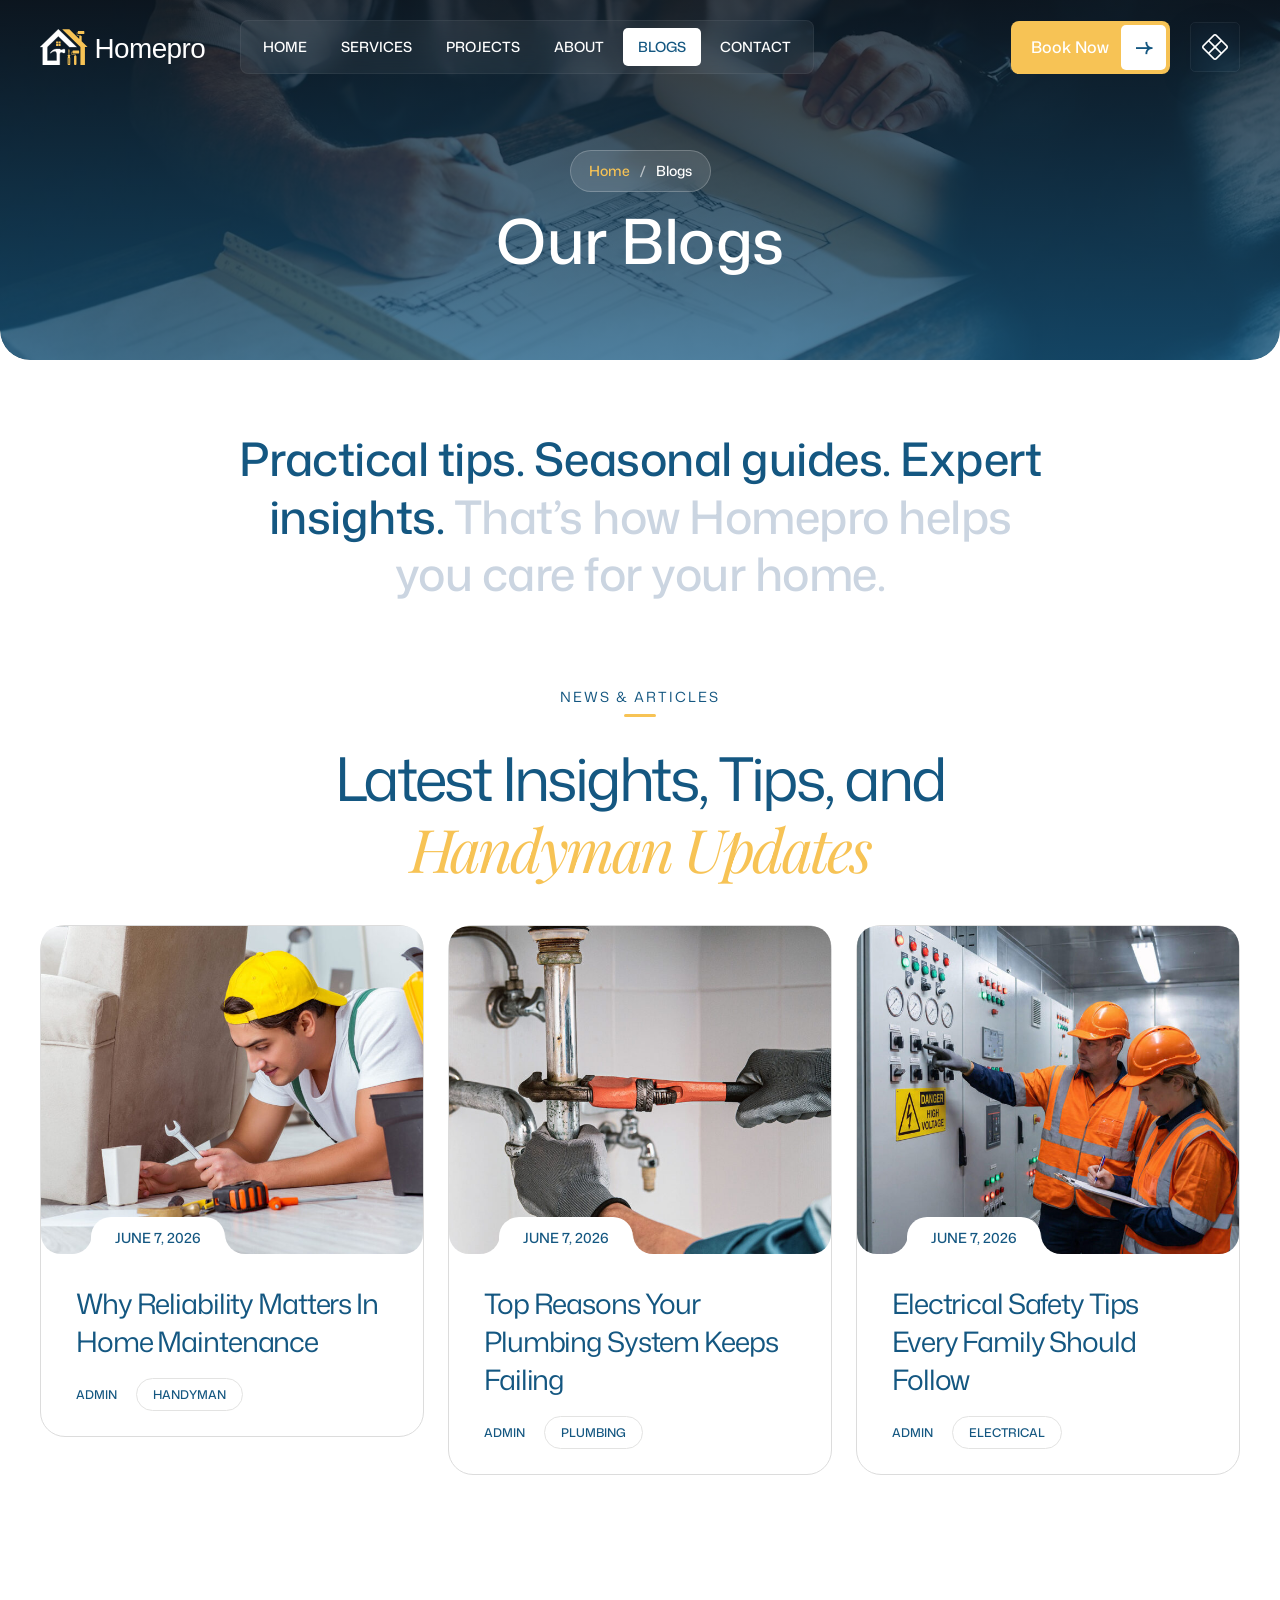
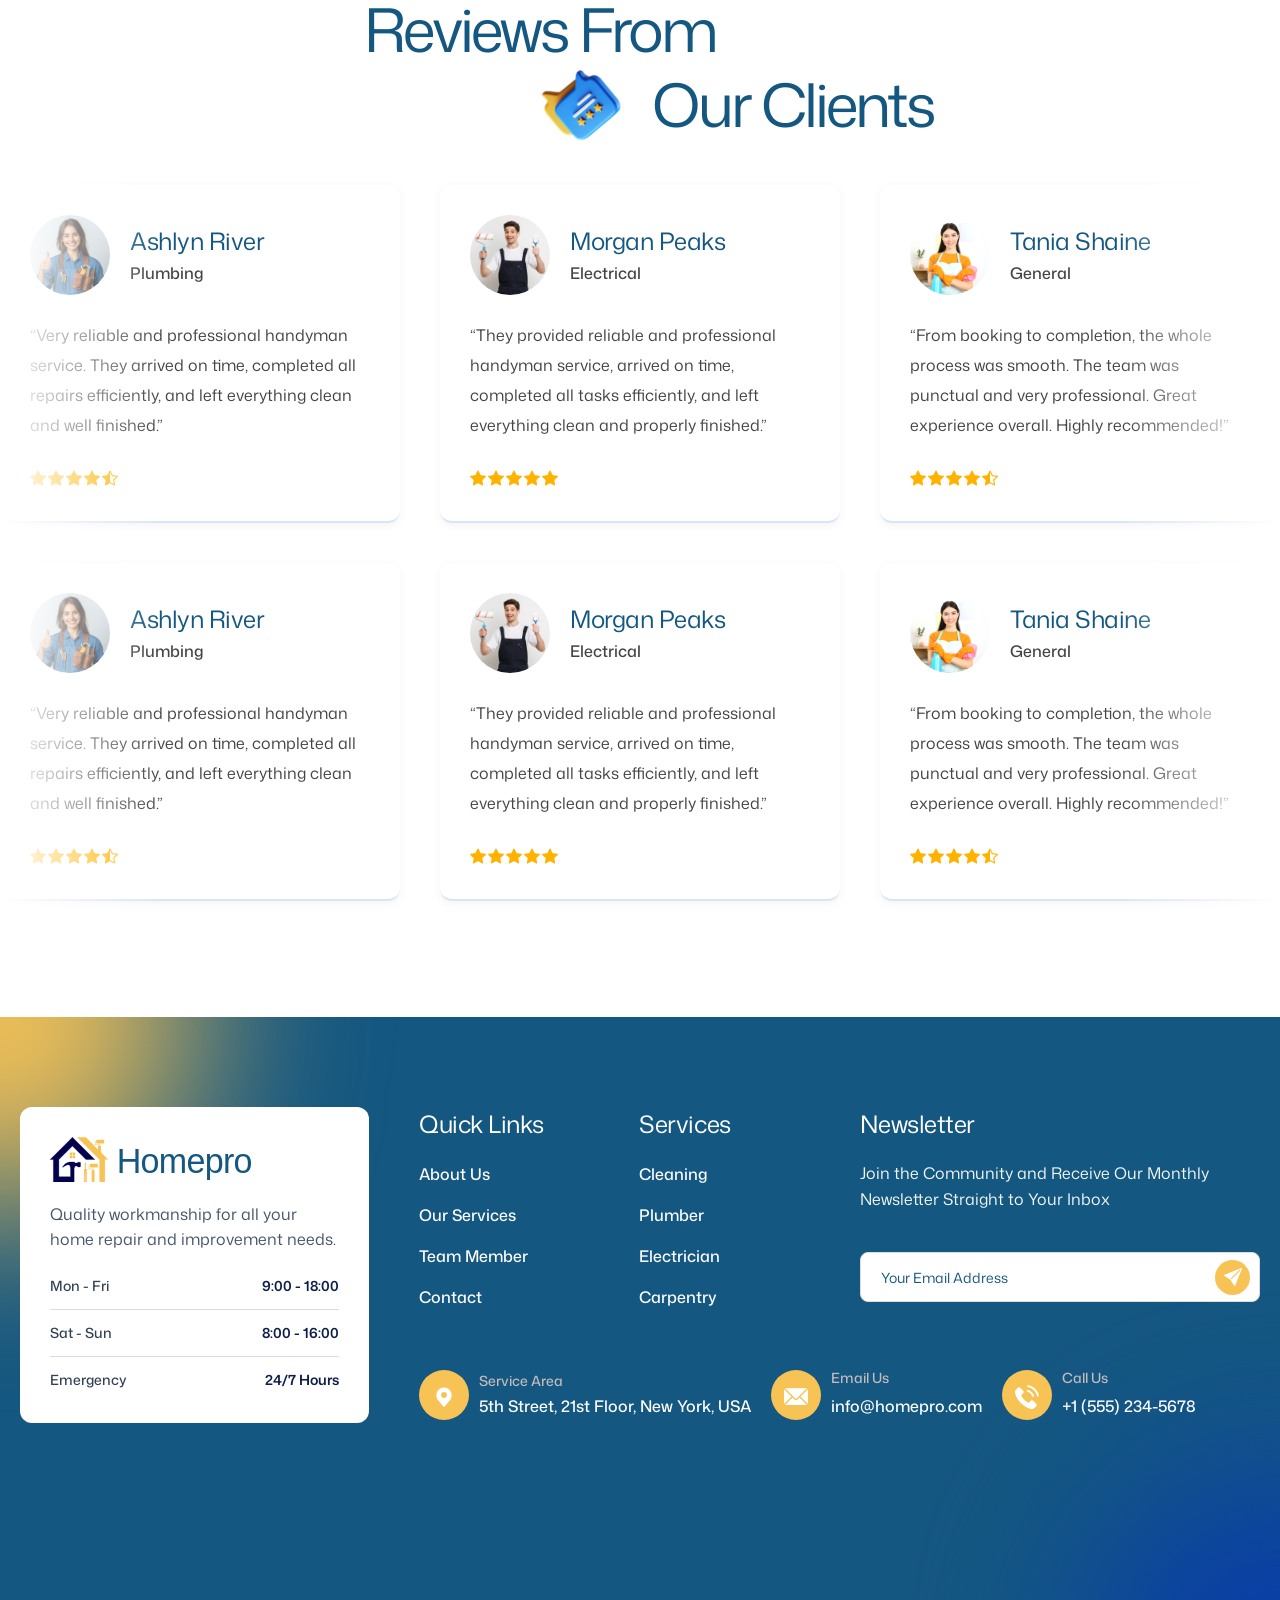
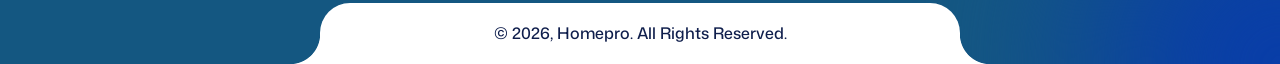
<file: blog.html>
<!DOCTYPE html>
<html lang="en-US">
<head>
<link rel="icon" type="image/svg+xml" href="favicon.svg">
	<meta charset="UTF-8" />
	<meta name="viewport" content="width=device-width, initial-scale=1" />
	<link rel="profile" href="http://gmpg.org/xfn/11" />
	
	<title>Homepro &#8211; On-Demand Home Services &amp; Repair WordPress Theme</title>
<meta name='robots' content='max-image-preview:large' />
<link rel='preconnect' href="https://fonts.gstatic.com" crossorigin />
<style id="wp-img-auto-sizes-contain-inline-css">
img:is([sizes=auto i],[sizes^="auto," i]){contain-intrinsic-size:3000px 1500px}
/*# sourceURL=wp-img-auto-sizes-contain-inline-css */
</style>
<style id="wp-emoji-styles-inline-css">

	img.wp-smiley, img.emoji {
		display: inline !important;
		border: none !important;
		box-shadow: none !important;
		height: 1em !important;
		width: 1em !important;
		margin: 0 0.07em !important;
		vertical-align: -0.1em !important;
		background: none !important;
		padding: 0 !important;
	}
/*# sourceURL=wp-emoji-styles-inline-css */
</style>
<style id="classic-theme-styles-inline-css">
/*! This file is auto-generated */
.wp-block-button__link{color:#fff;background-color:#32373c;border-radius:9999px;box-shadow:none;text-decoration:none;padding:calc(.667em + 2px) calc(1.333em + 2px);font-size:1.125em}.wp-block-file__button{background:#32373c;color:#fff;text-decoration:none}
/*# sourceURL=/wp-includes/css/classic-themes.min.css */
</style>
<style id="global-styles-inline-css">
:root{--wp--preset--aspect-ratio--square: 1;--wp--preset--aspect-ratio--4-3: 4/3;--wp--preset--aspect-ratio--3-4: 3/4;--wp--preset--aspect-ratio--3-2: 3/2;--wp--preset--aspect-ratio--2-3: 2/3;--wp--preset--aspect-ratio--16-9: 16/9;--wp--preset--aspect-ratio--9-16: 9/16;--wp--preset--color--black: #000000;--wp--preset--color--cyan-bluish-gray: #abb8c3;--wp--preset--color--white: #ffffff;--wp--preset--color--pale-pink: #f78da7;--wp--preset--color--vivid-red: #cf2e2e;--wp--preset--color--luminous-vivid-orange: #ff6900;--wp--preset--color--luminous-vivid-amber: #fcb900;--wp--preset--color--light-green-cyan: #7bdcb5;--wp--preset--color--vivid-green-cyan: #00d084;--wp--preset--color--pale-cyan-blue: #8ed1fc;--wp--preset--color--vivid-cyan-blue: #0693e3;--wp--preset--color--vivid-purple: #9b51e0;--wp--preset--gradient--vivid-cyan-blue-to-vivid-purple: linear-gradient(135deg,rgb(6,147,227) 0%,rgb(155,81,224) 100%);--wp--preset--gradient--light-green-cyan-to-vivid-green-cyan: linear-gradient(135deg,rgb(122,220,180) 0%,rgb(0,208,130) 100%);--wp--preset--gradient--luminous-vivid-amber-to-luminous-vivid-orange: linear-gradient(135deg,rgb(252,185,0) 0%,rgb(255,105,0) 100%);--wp--preset--gradient--luminous-vivid-orange-to-vivid-red: linear-gradient(135deg,rgb(255,105,0) 0%,rgb(207,46,46) 100%);--wp--preset--gradient--very-light-gray-to-cyan-bluish-gray: linear-gradient(135deg,rgb(238,238,238) 0%,rgb(169,184,195) 100%);--wp--preset--gradient--cool-to-warm-spectrum: linear-gradient(135deg,rgb(74,234,220) 0%,rgb(151,120,209) 20%,rgb(207,42,186) 40%,rgb(238,44,130) 60%,rgb(251,105,98) 80%,rgb(254,248,76) 100%);--wp--preset--gradient--blush-light-purple: linear-gradient(135deg,rgb(255,206,236) 0%,rgb(152,150,240) 100%);--wp--preset--gradient--blush-bordeaux: linear-gradient(135deg,rgb(254,205,165) 0%,rgb(254,45,45) 50%,rgb(107,0,62) 100%);--wp--preset--gradient--luminous-dusk: linear-gradient(135deg,rgb(255,203,112) 0%,rgb(199,81,192) 50%,rgb(65,88,208) 100%);--wp--preset--gradient--pale-ocean: linear-gradient(135deg,rgb(255,245,203) 0%,rgb(182,227,212) 50%,rgb(51,167,181) 100%);--wp--preset--gradient--electric-grass: linear-gradient(135deg,rgb(202,248,128) 0%,rgb(113,206,126) 100%);--wp--preset--gradient--midnight: linear-gradient(135deg,rgb(2,3,129) 0%,rgb(40,116,252) 100%);--wp--preset--font-size--small: 13px;--wp--preset--font-size--medium: 20px;--wp--preset--font-size--large: 36px;--wp--preset--font-size--x-large: 42px;--wp--preset--spacing--20: 0.44rem;--wp--preset--spacing--30: 0.67rem;--wp--preset--spacing--40: 1rem;--wp--preset--spacing--50: 1.5rem;--wp--preset--spacing--60: 2.25rem;--wp--preset--spacing--70: 3.38rem;--wp--preset--spacing--80: 5.06rem;--wp--preset--shadow--natural: 6px 6px 9px rgba(0, 0, 0, 0.2);--wp--preset--shadow--deep: 12px 12px 50px rgba(0, 0, 0, 0.4);--wp--preset--shadow--sharp: 6px 6px 0px rgba(0, 0, 0, 0.2);--wp--preset--shadow--outlined: 6px 6px 0px -3px rgb(255, 255, 255), 6px 6px rgb(0, 0, 0);--wp--preset--shadow--crisp: 6px 6px 0px rgb(0, 0, 0);}.wp-block-button{--wp--preset--dimension--25: 25%;--wp--preset--dimension--50: 50%;--wp--preset--dimension--75: 75%;--wp--preset--dimension--100: 100%;}:where(body) { margin: 0; }:where(.is-layout-flex){gap: 0.5em;}:where(.is-layout-grid){gap: 0.5em;}body .is-layout-flex{display: flex;}.is-layout-flex{flex-wrap: wrap;align-items: center;}.is-layout-flex > :is(*, div){margin: 0;}body .is-layout-grid{display: grid;}.is-layout-grid > :is(*, div){margin: 0;}body{padding-top: 0px;padding-right: 0px;padding-bottom: 0px;padding-left: 0px;}:root :where(.wp-element-button, .wp-block-button__link){background-color: #32373c;border-width: 0;color: #fff;font-family: inherit;font-size: inherit;font-style: inherit;font-weight: inherit;letter-spacing: inherit;line-height: inherit;padding-top: calc(0.667em + 2px);padding-right: calc(1.333em + 2px);padding-bottom: calc(0.667em + 2px);padding-left: calc(1.333em + 2px);text-decoration: none;text-transform: inherit;}.has-black-color{color: var(--wp--preset--color--black) !important;}.has-cyan-bluish-gray-color{color: var(--wp--preset--color--cyan-bluish-gray) !important;}.has-white-color{color: var(--wp--preset--color--white) !important;}.has-pale-pink-color{color: var(--wp--preset--color--pale-pink) !important;}.has-vivid-red-color{color: var(--wp--preset--color--vivid-red) !important;}.has-luminous-vivid-orange-color{color: var(--wp--preset--color--luminous-vivid-orange) !important;}.has-luminous-vivid-amber-color{color: var(--wp--preset--color--luminous-vivid-amber) !important;}.has-light-green-cyan-color{color: var(--wp--preset--color--light-green-cyan) !important;}.has-vivid-green-cyan-color{color: var(--wp--preset--color--vivid-green-cyan) !important;}.has-pale-cyan-blue-color{color: var(--wp--preset--color--pale-cyan-blue) !important;}.has-vivid-cyan-blue-color{color: var(--wp--preset--color--vivid-cyan-blue) !important;}.has-vivid-purple-color{color: var(--wp--preset--color--vivid-purple) !important;}.has-black-background-color{background-color: var(--wp--preset--color--black) !important;}.has-cyan-bluish-gray-background-color{background-color: var(--wp--preset--color--cyan-bluish-gray) !important;}.has-white-background-color{background-color: var(--wp--preset--color--white) !important;}.has-pale-pink-background-color{background-color: var(--wp--preset--color--pale-pink) !important;}.has-vivid-red-background-color{background-color: var(--wp--preset--color--vivid-red) !important;}.has-luminous-vivid-orange-background-color{background-color: var(--wp--preset--color--luminous-vivid-orange) !important;}.has-luminous-vivid-amber-background-color{background-color: var(--wp--preset--color--luminous-vivid-amber) !important;}.has-light-green-cyan-background-color{background-color: var(--wp--preset--color--light-green-cyan) !important;}.has-vivid-green-cyan-background-color{background-color: var(--wp--preset--color--vivid-green-cyan) !important;}.has-pale-cyan-blue-background-color{background-color: var(--wp--preset--color--pale-cyan-blue) !important;}.has-vivid-cyan-blue-background-color{background-color: var(--wp--preset--color--vivid-cyan-blue) !important;}.has-vivid-purple-background-color{background-color: var(--wp--preset--color--vivid-purple) !important;}.has-black-border-color{border-color: var(--wp--preset--color--black) !important;}.has-cyan-bluish-gray-border-color{border-color: var(--wp--preset--color--cyan-bluish-gray) !important;}.has-white-border-color{border-color: var(--wp--preset--color--white) !important;}.has-pale-pink-border-color{border-color: var(--wp--preset--color--pale-pink) !important;}.has-vivid-red-border-color{border-color: var(--wp--preset--color--vivid-red) !important;}.has-luminous-vivid-orange-border-color{border-color: var(--wp--preset--color--luminous-vivid-orange) !important;}.has-luminous-vivid-amber-border-color{border-color: var(--wp--preset--color--luminous-vivid-amber) !important;}.has-light-green-cyan-border-color{border-color: var(--wp--preset--color--light-green-cyan) !important;}.has-vivid-green-cyan-border-color{border-color: var(--wp--preset--color--vivid-green-cyan) !important;}.has-pale-cyan-blue-border-color{border-color: var(--wp--preset--color--pale-cyan-blue) !important;}.has-vivid-cyan-blue-border-color{border-color: var(--wp--preset--color--vivid-cyan-blue) !important;}.has-vivid-purple-border-color{border-color: var(--wp--preset--color--vivid-purple) !important;}.has-vivid-cyan-blue-to-vivid-purple-gradient-background{background: var(--wp--preset--gradient--vivid-cyan-blue-to-vivid-purple) !important;}.has-light-green-cyan-to-vivid-green-cyan-gradient-background{background: var(--wp--preset--gradient--light-green-cyan-to-vivid-green-cyan) !important;}.has-luminous-vivid-amber-to-luminous-vivid-orange-gradient-background{background: var(--wp--preset--gradient--luminous-vivid-amber-to-luminous-vivid-orange) !important;}.has-luminous-vivid-orange-to-vivid-red-gradient-background{background: var(--wp--preset--gradient--luminous-vivid-orange-to-vivid-red) !important;}.has-very-light-gray-to-cyan-bluish-gray-gradient-background{background: var(--wp--preset--gradient--very-light-gray-to-cyan-bluish-gray) !important;}.has-cool-to-warm-spectrum-gradient-background{background: var(--wp--preset--gradient--cool-to-warm-spectrum) !important;}.has-blush-light-purple-gradient-background{background: var(--wp--preset--gradient--blush-light-purple) !important;}.has-blush-bordeaux-gradient-background{background: var(--wp--preset--gradient--blush-bordeaux) !important;}.has-luminous-dusk-gradient-background{background: var(--wp--preset--gradient--luminous-dusk) !important;}.has-pale-ocean-gradient-background{background: var(--wp--preset--gradient--pale-ocean) !important;}.has-electric-grass-gradient-background{background: var(--wp--preset--gradient--electric-grass) !important;}.has-midnight-gradient-background{background: var(--wp--preset--gradient--midnight) !important;}.has-small-font-size{font-size: var(--wp--preset--font-size--small) !important;}.has-medium-font-size{font-size: var(--wp--preset--font-size--medium) !important;}.has-large-font-size{font-size: var(--wp--preset--font-size--large) !important;}.has-x-large-font-size{font-size: var(--wp--preset--font-size--x-large) !important;}
:root :where(.wp-block-icon svg){width: 24px;}
:where(.wp-block-gallery.is-layout-flex){gap: var( --wp--style--gallery-gap-default, var( --gallery-block--gutter-size, var( --wp--style--block-gap, 0.5em ) ) );}:where(.wp-block-gallery.is-layout-grid){gap: var( --wp--style--gallery-gap-default, var( --gallery-block--gutter-size, var( --wp--style--block-gap, 0.5em ) ) );}
:where(.wp-block-latest-posts.is-layout-flex){gap: 1.25em;}:where(.wp-block-latest-posts.is-layout-grid){gap: 1.25em;}
:where(.wp-block-post-template.is-layout-flex){gap: 1.25em;}:where(.wp-block-post-template.is-layout-grid){gap: 1.25em;}
:where(.wp-block-term-template.is-layout-flex){gap: 1.25em;}:where(.wp-block-term-template.is-layout-grid){gap: 1.25em;}
:where(.wp-block-columns.is-layout-flex){gap: 2em;}:where(.wp-block-columns.is-layout-grid){gap: 2em;}
:root :where(.wp-block-pullquote){font-size: 1.5em;line-height: 1.6;}
/*# sourceURL=global-styles-inline-css */
</style>




<style id="woocommerce-inline-inline-css">
.woocommerce form .form-row .required { visibility: visible; }
/*# sourceURL=woocommerce-inline-inline-css */
</style>
<noscript></noscript>

<script id="jquery-core-js" src="assets/js/17-jquery.min.js"></script>

<script id="jquery-js-after">
!function($){"use strict";$(document).ready(function(){$(this).scrollTop()>100&&$(".hfe-scroll-to-top-wrap").removeClass("hfe-scroll-to-top-hide"),$(window).scroll(function(){$(this).scrollTop()<100?$(".hfe-scroll-to-top-wrap").fadeOut(300):$(".hfe-scroll-to-top-wrap").fadeIn(300)}),$(".hfe-scroll-to-top-wrap").on("click",function(){$("html, body").animate({scrollTop:0},300);return!1})})}(jQuery);
!function($){'use strict';$(document).ready(function(){var bar=$('.hfe-reading-progress-bar');if(!bar.length)return;$(window).on('scroll',function(){var s=$(window).scrollTop(),d=$(document).height()-$(window).height(),p=d? s/d*100:0;bar.css('width',p+'%')});});}(jQuery);
</script>

<script id="wc-add-to-cart-js-extra">
var wc_add_to_cart_params = {"ajax_url":"/wp-admin/admin-ajax.php","wc_ajax_url":"/?wc-ajax=%%endpoint%%","i18n_view_cart":"View cart","cart_url":"#","is_cart":"","cart_redirect_after_add":"no"};
</script>


<script id="woocommerce-js-extra">
var woocommerce_params = {"ajax_url":"/wp-admin/admin-ajax.php","wc_ajax_url":"/?wc-ajax=%%endpoint%%","i18n_password_show":"Show password","i18n_password_hide":"Hide password"};
</script>

<noscript><style>.woocommerce-product-gallery{ opacity: 1 !important; }</style></noscript>
	<style>
				.e-con.e-parent:nth-of-type(n+4):not(.e-lazyloaded):not(.e-no-lazyload),
				.e-con.e-parent:nth-of-type(n+4):not(.e-lazyloaded):not(.e-no-lazyload) * {
					background-image: none !important;
				}
				@media screen and (max-height: 1024px) {
					.e-con.e-parent:nth-of-type(n+3):not(.e-lazyloaded):not(.e-no-lazyload),
					.e-con.e-parent:nth-of-type(n+3):not(.e-lazyloaded):not(.e-no-lazyload) * {
						background-image: none !important;
					}
				}
				@media screen and (max-height: 640px) {
					.e-con.e-parent:nth-of-type(n+2):not(.e-lazyloaded):not(.e-no-lazyload),
					.e-con.e-parent:nth-of-type(n+2):not(.e-lazyloaded):not(.e-no-lazyload) * {
						background-image: none !important;
					}
				}
			</style>
			<meta name="msapplication-TileImage" content="assets/images/media-54.png" />
<style id="faltu-dynamic-css">:root{--loader-img-width:250;--faltu-typography-body-font-family:Mona Sans;--faltu-typography-body-font-weight:400;--faltu-typography-body-font-size:16px;--faltu-typography-body-line-height:26px;--faltu-typography-secondary-font-family:Mona Sans;--faltu-typography-h1-font-family:Mona Sans;--faltu-typography-h1-font-weight:600;--faltu-typography-h1-font-size:80px;--faltu-typography-h1-line-height:90px;--faltu-typography-h2-font-family:Mona Sans;--faltu-typography-h2-font-weight:400;--faltu-typography-h2-font-size:60px;--faltu-typography-h2-line-height:70px;--faltu-typography-h3-font-family:Mona Sans;--faltu-typography-h3-font-weight:400;--faltu-typography-h3-font-size:34px;--faltu-typography-h3-line-height:44px;--faltu-typography-h4-font-family:Mona Sans;--faltu-typography-h4-font-weight:400;--faltu-typography-h4-font-size:28px;--faltu-typography-h4-line-height:38px;--faltu-typography-h5-font-family:Mona Sans;--faltu-typography-h5-font-weight:400;--faltu-typography-h5-font-size:24px;--faltu-typography-h5-line-height:34px;--faltu-typography-h6-font-family:Mona Sans;--faltu-typography-h6-font-weight:400;--faltu-typography-h6-font-size:20px;--faltu-typography-h6-line-height:30px;--faltu-primary-color:#F7C355;--faltu-text-color:#145781;--faltu-body-color:#444444;--faltu-white-color:#FFFFFF;--faltu-bg-dark-color:#145781;--faltu-bg-light-color:#F1F7F3;--faltu-border-light-color:#DCDCDC;}body{font-family:"Mona Sans";line-height:26px;font-weight:400;font-style:normal;font-size:16px;}h1, .h1{font-family:"Mona Sans";line-height:90px;font-weight:600;font-style:normal;font-size:80px;}h2, .h2{font-family:"Mona Sans";line-height:70px;font-weight:400;font-style:normal;font-size:60px;}h3, .h3{font-family:"Mona Sans";line-height:44px;font-weight:400;font-style:normal;font-size:34px;}h4, .h4{font-family:"Mona Sans";line-height:38px;font-weight:400;font-style:normal;font-size:28px;}h5, .h5{font-family:"Mona Sans";line-height:34px;font-weight:400;font-style:normal;font-size:24px;}h6, .h6{font-family:"Mona Sans";line-height:30px;font-weight:400;font-style:normal;font-size:20px;}</style>
<link rel="preconnect" href="#" crossorigin>
<link rel="preconnect" href="https://fonts.gstatic.com" crossorigin>
<link rel="stylesheet" href="https://cdnjs.cloudflare.com/ajax/libs/font-awesome/6.5.1/css/all.min.css">
<link rel="stylesheet" href="https://cdn.jsdelivr.net/npm/bootstrap-icons@1.11.3/font/bootstrap-icons.min.css">
<link rel="stylesheet" href="https://fonts.googleapis.com/css2?family=Mona+Sans:ital,wght@0,200..900;1,200..900&family=Playfair+Display:ital,wght@0,400..700;1,400..700&display=swap">
<link rel="stylesheet" href="assets/css/main.css">
<style id="flaticon-inline-data-uri">
@font-face {
    font-family: "flaticon_mycollection";
    src: url("[data-uri]") format("woff2");
    font-weight: normal;
    font-style: normal;
    font-display: block;
}

/*!
*    ______ _       _   _
*    |  ____| |     | | (_)
*    | |__  | | __ _| |_ _  ___ ___  _ __
*    |  __| | |/ _` | __| |/ __/ _ \| '_ \
*    | |    | | (_| | |_| | (_| (_) | | | |
*    |_|    |_|\__,_|\__|_|\___\___/|_| |_|
*
*         https://www.flaticon.com
*/



i[class^="flaticon-"]:before, i[class*=" flaticon-"]:before {
    font-family: flaticon_mycollection !important;
    font-style: normal;
    font-weight: normal !important;
    font-variant: normal;
    text-transform: none;
    line-height: 1;
    -webkit-font-smoothing: antialiased;
    -moz-osx-font-smoothing: grayscale;
    vertical-align: -0.125em;
}

.flaticon-facebook-app-symbol:before {
    content: "\f101";
}
.flaticon-twitter:before {
    content: "\f102";
}
.flaticon-instagram:before {
    content: "\f103";
}
.flaticon-youtube:before {
    content: "\f104";
}
.flaticon-dribble:before {
    content: "\f105";
}
.flaticon-reddit-logo:before {
    content: "\f106";
}
.flaticon-viber:before {
    content: "\f107";
}
.flaticon-tik-tok:before {
    content: "\f108";
}
.flaticon-asterisk:before {
    content: "\f109";
}
.flaticon-asterisk-1:before {
    content: "\f10a";
}
.flaticon-phone-call:before {
    content: "\f10b";
}
.flaticon-customer-service:before {
    content: "\f10c";
}
.flaticon-telephone:before {
    content: "\f10d";
}
.flaticon-phone-call-1:before {
    content: "\f10e";
}
.flaticon-support:before {
    content: "\f10f";
}
.flaticon-center:before {
    content: "\f110";
}
.flaticon-phone-call-2:before {
    content: "\f111";
}
.flaticon-email:before {
    content: "\f112";
}
.flaticon-email-1:before {
    content: "\f113";
}
.flaticon-email-2:before {
    content: "\f114";
}
.flaticon-email-3:before {
    content: "\f115";
}
.flaticon-email-4:before {
    content: "\f116";
}
.flaticon-pin:before {
    content: "\f117";
}
.flaticon-pin-1:before {
    content: "\f118";
}
.flaticon-home-address:before {
    content: "\f119";
}
.flaticon-web:before {
    content: "\f11a";
}
.flaticon-globe:before {
    content: "\f11b";
}
.flaticon-world-wide-web:before {
    content: "\f11c";
}
.flaticon-award-symbol:before {
    content: "\f11d";
}
.flaticon-award:before {
    content: "\f11e";
}
.flaticon-medal:before {
    content: "\f11f";
}
.flaticon-olive-branches-award-symbol:before {
    content: "\f120";
}
.flaticon-trophy:before {
    content: "\f121";
}
.flaticon-award-1:before {
    content: "\f122";
}
.flaticon-medal-1:before {
    content: "\f123";
}
.flaticon-winner:before {
    content: "\f124";
}
.flaticon-award-2:before {
    content: "\f125";
}
.flaticon-calendar:before {
    content: "\f126";
}
.flaticon-schedule:before {
    content: "\f127";
}
.flaticon-schedule-1:before {
    content: "\f128";
}
.flaticon-user:before {
    content: "\f129";
}
.flaticon-user-1:before {
    content: "\f12a";
}
.flaticon-edit-image:before {
    content: "\f12b";
}
.flaticon-edit-file:before {
    content: "\f12c";
}
.flaticon-document:before {
    content: "\f12d";
}
.flaticon-folder:before {
    content: "\f12e";
}
.flaticon-folder-1:before {
    content: "\f12f";
}
.flaticon-quote:before {
    content: "\f130";
}
.flaticon-quotation:before {
    content: "\f131";
}
.flaticon-comma:before {
    content: "\f132";
}
.flaticon-quotes:before {
    content: "\f133";
}
.flaticon-check-mark:before {
    content: "\f134";
}
.flaticon-checked:before {
    content: "\f135";
}
.flaticon-check-mark-1:before {
    content: "\f136";
}
.flaticon-check:before {
    content: "\f137";
}
.flaticon-read:before {
    content: "\f138";
}
.flaticon-thin-arrow:before {
    content: "\f139";
}
.flaticon-right-up:before {
    content: "\f13a";
}
.flaticon-arrow:before {
    content: "\f13b";
}
.flaticon-right-arrow:before {
    content: "\f13c";
}
.flaticon-right-arrow-1:before {
    content: "\f13d";
}
.flaticon-arrow-left:before {
    content: "\f13e";
}
.flaticon-chat:before {
    content: "\f13f";
}
.flaticon-back-in-time:before {
    content: "\f140";
}
.flaticon-gallery:before {
    content: "\f141";
}
.flaticon-play-button:before {
    content: "\f142";
}
.flaticon-play:before {
    content: "\f143";
}
.flaticon-play-button-1:before {
    content: "\f144";
}
.flaticon-play-1:before {
    content: "\f145";
}
.flaticon-play-2:before {
    content: "\f146";
}
.flaticon-share:before {
    content: "\f147";
}
.flaticon-paper-plane:before {
    content: "\f148";
}
.flaticon-linkedin:before {
    content: "\f149";
}
.flaticon-whatsapp:before {
    content: "\f14a";
}
.flaticon-man:before {
    content: "\f14b";
}
.flaticon-technician:before {
    content: "\f14c";
}
.flaticon-tools:before {
    content: "\f14d";
}
.flaticon-plumber:before {
    content: "\f14e";
}
.flaticon-technician-1:before {
    content: "\f14f";
}
.flaticon-troubleshooting:before {
    content: "\f150";
}
.flaticon-troubleshooting-1:before {
    content: "\f151";
}
.flaticon-broken-wire:before {
    content: "\f152";
}
.flaticon-plug:before {
    content: "\f153";
}
.flaticon-electrical-panel:before {
    content: "\f154";
}
.flaticon-electric-panel:before {
    content: "\f155";
}
.flaticon-broken-cable:before {
    content: "\f156";
}
.flaticon-electrician:before {
    content: "\f157";
}
.flaticon-tv:before {
    content: "\f158";
}
.flaticon-repair-service:before {
    content: "\f159";
}
.flaticon-wire:before {
    content: "\f15a";
}
.flaticon-wire-1:before {
    content: "\f15b";
}
.flaticon-chandelier:before {
    content: "\f15c";
}
.flaticon-electrical-mechanic:before {
    content: "\f15d";
}
.flaticon-electricity:before {
    content: "\f15e";
}
.flaticon-electrician-1:before {
    content: "\f15f";
}
.flaticon-circuit-breaker:before {
    content: "\f160";
}
.flaticon-leak:before {
    content: "\f161";
}
.flaticon-leak-1:before {
    content: "\f162";
}
.flaticon-faucet:before {
    content: "\f163";
}
.flaticon-repair:before {
    content: "\f164";
}
.flaticon-sink:before {
    content: "\f165";
}
.flaticon-plumbing-maintenance:before {
    content: "\f166";
}
.flaticon-repairing:before {
    content: "\f167";
}
.flaticon-system:before {
    content: "\f168";
}
.flaticon-unclogging:before {
    content: "\f169";
}
.flaticon-drain:before {
    content: "\f16a";
}
.flaticon-pipe:before {
    content: "\f16b";
}
.flaticon-cutting:before {
    content: "\f16c";
}
.flaticon-plumbing-accessory:before {
    content: "\f16d";
}
.flaticon-boiler:before {
    content: "\f16e";
}
.flaticon-heater:before {
    content: "\f16f";
}
.flaticon-water:before {
    content: "\f170";
}
.flaticon-pressure-gauge:before {
    content: "\f171";
}
.flaticon-pipe-1:before {
    content: "\f172";
}
.flaticon-basin:before {
    content: "\f173";
}
.flaticon-plumber-1:before {
    content: "\f174";
}
.flaticon-faucet-1:before {
    content: "\f175";
}
.flaticon-pipes:before {
    content: "\f176";
}
.flaticon-plumbing:before {
    content: "\f177";
}
.flaticon-plumber-2:before {
    content: "\f178";
}
.flaticon-toilet:before {
    content: "\f179";
}
.flaticon-faucet-2:before {
    content: "\f17a";
}
.flaticon-shower:before {
    content: "\f17b";
}
.flaticon-air-conditioner:before {
    content: "\f17c";
}
.flaticon-air-conditioner-1:before {
    content: "\f17d";
}
.flaticon-air-conditioner-2:before {
    content: "\f17e";
}
.flaticon-air-conditioner-3:before {
    content: "\f17f";
}
.flaticon-ac:before {
    content: "\f180";
}
.flaticon-air-conditioner-4:before {
    content: "\f181";
}
.flaticon-compressor:before {
    content: "\f182";
}
.flaticon-installation:before {
    content: "\f183";
}
.flaticon-maintenance:before {
    content: "\f184";
}
.flaticon-setting:before {
    content: "\f185";
}
.flaticon-maintenance-1:before {
    content: "\f186";
}
.flaticon-air-filter:before {
    content: "\f187";
}
.flaticon-air:before {
    content: "\f188";
}
.flaticon-repair-service-1:before {
    content: "\f189";
}
.flaticon-cleaning:before {
    content: "\f18a";
}
.flaticon-water-leak:before {
    content: "\f18b";
}
.flaticon-ac-1:before {
    content: "\f18c";
}
.flaticon-refilling:before {
    content: "\f18d";
}
.flaticon-repair-1:before {
    content: "\f18e";
}
.flaticon-air-conditioner-5:before {
    content: "\f18f";
}
.flaticon-system-1:before {
    content: "\f190";
}
.flaticon-cleaning-service:before {
    content: "\f191";
}
.flaticon-clean:before {
    content: "\f192";
}
.flaticon-ac-2:before {
    content: "\f193";
}
.flaticon-hotel:before {
    content: "\f194";
}
.flaticon-cleaning-1:before {
    content: "\f195";
}
.flaticon-oosouji:before {
    content: "\f196";
}
.flaticon-home:before {
    content: "\f197";
}
.flaticon-sofa:before {
    content: "\f198";
}
.flaticon-kitchen:before {
    content: "\f199";
}
.flaticon-cleaning-after-builders:before {
    content: "\f19a";
}
.flaticon-cleaning-2:before {
    content: "\f19b";
}
.flaticon-washing:before {
    content: "\f19c";
}
.flaticon-hot-water:before {
    content: "\f19d";
}
.flaticon-kitchen-1:before {
    content: "\f19e";
}
.flaticon-shower-1:before {
    content: "\f19f";
}
.flaticon-toilet-1:before {
    content: "\f1a0";
}
.flaticon-bathroom:before {
    content: "\f1a1";
}
.flaticon-water-closet:before {
    content: "\f1a2";
}
.flaticon-window-cleaning:before {
    content: "\f1a3";
}
.flaticon-window:before {
    content: "\f1a4";
}
.flaticon-window-cleaning-1:before {
    content: "\f1a5";
}
.flaticon-power-washing:before {
    content: "\f1a6";
}
.flaticon-carpet:before {
    content: "\f1a7";
}
.flaticon-mop:before {
    content: "\f1a8";
}
.flaticon-cleaning-tools:before {
    content: "\f1a9";
}
.flaticon-cleaning-3:before {
    content: "\f1aa";
}
.flaticon-house-cleaning:before {
    content: "\f1ab";
}
.flaticon-housekeeping:before {
    content: "\f1ac";
}
.flaticon-clean-1:before {
    content: "\f1ad";
}
.flaticon-cleaning-service-1:before {
    content: "\f1ae";
}
.flaticon-crew:before {
    content: "\f1af";
}
.flaticon-cleaning-cart:before {
    content: "\f1b0";
}
.flaticon-laundry-service:before {
    content: "\f1b1";
}
.flaticon-office-cleaning:before {
    content: "\f1b2";
}
.flaticon-cleaner:before {
    content: "\f1b3";
}
.flaticon-janitorial-service:before {
    content: "\f1b4";
}
.flaticon-hotel-cleaning:before {
    content: "\f1b5";
}
.flaticon-cleaner-1:before {
    content: "\f1b6";
}
.flaticon-office:before {
    content: "\f1b7";
}
.flaticon-cleaning-tool:before {
    content: "\f1b8";
}
.flaticon-oil:before {
    content: "\f1b9";
}
.flaticon-lubricant:before {
    content: "\f1ba";
}
.flaticon-water-pump:before {
    content: "\f1bb";
}
.flaticon-installation-1:before {
    content: "\f1bc";
}
.flaticon-technician-2:before {
    content: "\f1bd";
}
.flaticon-check-1:before {
    content: "\f1be";
}
.flaticon-machine-oil:before {
    content: "\f1bf";
}
.flaticon-mechanical-engineering:before {
    content: "\f1c0";
}
.flaticon-welding:before {
    content: "\f1c1";
}
.flaticon-welding-1:before {
    content: "\f1c2";
}
.flaticon-welding-2:before {
    content: "\f1c3";
}
.flaticon-tool-box:before {
    content: "\f1c4";
}
.flaticon-wrench:before {
    content: "\f1c5";
}
.flaticon-predictive:before {
    content: "\f1c6";
}
.flaticon-tools-1:before {
    content: "\f1c7";
}
.flaticon-mechanic:before {
    content: "\f1c8";
}
.flaticon-spare-parts:before {
    content: "\f1c9";
}
.flaticon-mechanical:before {
    content: "\f1ca";
}
.flaticon-car:before {
    content: "\f1cb";
}
.flaticon-motor:before {
    content: "\f1cc";
}
.flaticon-motor-1:before {
    content: "\f1cd";
}
.flaticon-car-1:before {
    content: "\f1ce";
}
.flaticon-service:before {
    content: "\f1cf";
}
.flaticon-installation-2:before {
    content: "\f1d0";
}
.flaticon-folder-2:before {
    content: "\f1d1";
}
.flaticon-cabinet:before {
    content: "\f1d2";
}
.flaticon-repairing-1:before {
    content: "\f1d3";
}
.flaticon-floor:before {
    content: "\f1d4";
}
.flaticon-window-1:before {
    content: "\f1d5";
}
.flaticon-screwdriver:before {
    content: "\f1d6";
}
.flaticon-carpentry:before {
    content: "\f1d7";
}
.flaticon-construction:before {
    content: "\f1d8";
}
.flaticon-carpenter:before {
    content: "\f1d9";
}
.flaticon-interior-design:before {
    content: "\f1da";
}
.flaticon-paint-brush:before {
    content: "\f1db";
}
.flaticon-paint-roller:before {
    content: "\f1dc";
}
.flaticon-paint-roller-1:before {
    content: "\f1dd";
}
.flaticon-painting:before {
    content: "\f1de";
}
.flaticon-ceiling:before {
    content: "\f1df";
}
.flaticon-car-painting:before {
    content: "\f1e0";
}
.flaticon-wallpaper:before {
    content: "\f1e1";
}
.flaticon-surface:before {
    content: "\f1e2";
}
.flaticon-clean-2:before {
    content: "\f1e3";
}
.flaticon-paint-roller-2:before {
    content: "\f1e4";
}
.flaticon-paint-spray:before {
    content: "\f1e5";
}
.flaticon-paint-brush-1:before {
    content: "\f1e6";
}
.flaticon-workshop:before {
    content: "\f1e7";
}
.flaticon-electrician-service:before {
    content: "\f1e8";
}
.flaticon-house:before {
    content: "\f1e9";
}
.flaticon-roof:before {
    content: "\f1ea";
}
.flaticon-home-repair:before {
    content: "\f1eb";
}
.flaticon-house-maintenance:before {
    content: "\f1ec";
}
.flaticon-building:before {
    content: "\f1ed";
}
.flaticon-property-management:before {
    content: "\f1ee";
}
.flaticon-car-repair:before {
    content: "\f1ef";
}
.flaticon-development:before {
    content: "\f1f0";
}
.flaticon-bed:before {
    content: "\f1f1";
}
.flaticon-house-1:before {
    content: "\f1f2";
}
.flaticon-washing-machine:before {
    content: "\f1f3";
}
.flaticon-appliance-repair:before {
    content: "\f1f4";
}
.flaticon-washing-machine-1:before {
    content: "\f1f5";
}
.flaticon-review:before {
    content: "\f1f6";
}
.flaticon-rating:before {
    content: "\f1f7";
}
.flaticon-happy:before {
    content: "\f1f8";
}
.flaticon-chat-1:before {
    content: "\f1f9";
}
.flaticon-affordable:before {
    content: "\f1fa";
}
.flaticon-clock:before {
    content: "\f1fb";
}
.flaticon-clock-1:before {
    content: "\f1fc";
}
.flaticon-rapid:before {
    content: "\f1fd";
}
.flaticon-fast-time:before {
    content: "\f1fe";
}


</style>
<style id="master-perfect-overrides">
:root {
    --faltu-primary-color: #F7C355 !important;
    --faltu-bg-dark-color: #145781 !important;
    --faltu-text-color: #145781 !important;
    --e-global-color-primary: #145781 !important;
    --e-global-color-secondary: #F7C355 !important;
    --e-global-color-accent: #F7C355 !important;
}

/* Hide Preloader permanently */
#ht-preloader, .preloader, #preloader, #page-loading, .page-loading {
    display: none !important;
    opacity: 0 !important;
    visibility: hidden !important;
    z-index: -9999 !important;
}
body {
    overflow: visible !important;
    opacity: 1 !important;
    visibility: visible !important;
}

/* Icons Visibility */
.service-icon i,
.service-icon .flaticon,
.service-icon [class^="flaticon-"] {
    color: #FFFFFF !important;
    font-size: 46px !important;
    line-height: 1 !important;
    display: inline-block !important;
    visibility: visible !important;
    opacity: 1 !important;
}
.service-item:hover .service-icon i,
.service-item.style-1:hover .service-icon i {
    color: #145781 !important;
}
i.flaticon, [class^="flaticon-"], [class*=" flaticon-"], [class^="flaticon-"]:before, [class*=" flaticon-"]:before, [class^="flaticon-"]:after, [class*=" flaticon-"]:after {
    font-family: "flaticon_mycollection" !important;
    visibility: visible !important;
    opacity: 1 !important;
}

/* Contact / Booking Call / Email Red Icons -> Light Brown #F7C355 */
.contact-info li i,
.contact-icon i,
.contact-info .flaticon,
.elementor-widget-contact-info i {
    color: #F7C355 !important;
}

/* Consistent Italic Serif Accent for ALL Site Headings */
.theme-title h2 .title-sub,
.theme-title h1 .title-sub {
    font-family: 'Playfair Display', Georgia, serif !important;
    font-style: italic !important;
    font-weight: 400 !important;
    color: #F7C355 !important;
}

/* Service Hours Box (Offcanvas Sidebar Only) - Pure White Text */
.elementor-17094 .elementor-widget-working-hours,
.elementor-17094 .elementor-widget-working-hours *,
.elementor-element-7171aa9,
.elementor-element-7171aa9 * {
    color: #FFFFFF !important;
}

/* Footer White Card Working Hours - Dark Readable Text */
.elementor-17089 .elementor-element-78c54be .working-hours-item .working-day,
.elementor-17089 .elementor-element-5eec613 .working-hours-item .working-day {
    color: #334155 !important;
}
.elementor-17089 .elementor-element-78c54be .working-hours-item .working-time,
.elementor-17089 .elementor-element-5eec613 .working-hours-item .working-time {
    color: #0F1E4C !important;
}
.elementor-17089 .elementor-element-78c54be .elementor-widget-text-editor,
.elementor-17089 .elementor-element-78c54be .elementor-widget-text-editor p {
    color: #475569 !important;
}

/* Offcanvas Drawer White Heading & Visible Icons */
.elementor-17094 .ht-heading,
.elementor-17094 .ht-heading.text-white,
.ht-main-nav-content .ht-heading {
    color: #FFFFFF !important;
}
.elementor-17094 .contact-icon i,
.ht-main-nav-content .contact-icon i,
.elementor-17094 .contact-info li i,
.ht-main-nav-content .contact-info li i {
    color: #FFFFFF !important;
}
#colophon .contact-icon i,
.elementor-17089 .contact-icon i,
#colophon .contact-info li i,
.elementor-17089 .contact-info li i {
    color: #FFFFFF !important;
}

/* Sub-Heading Design */
.ht-subtitle,
.faltu-sub-title,
.sub-title,
.ht-subtitle h6,
.theme-title .ht-subtitle,
.theme-title .ht-subtitle h6 {
    display: inline-block !important;
    background: transparent !important;
    box-shadow: none !important;
    border: none !important;
    padding: 0 0 6px 0 !important;
    margin-bottom: 12px !important;
    border-radius: 0 !important;
}
.ht-subtitle h6,
.faltu-sub-title,
.sub-title {
    font-family: var(--faltu-typography-body-font-family, 'Mona Sans', sans-serif) !important;
    font-size: 14px !important;
    font-weight: 400 !important;
    text-transform: uppercase !important;
    letter-spacing: 2px !important;
    color: #145781 !important;
    position: relative !important;
    display: inline-flex !important;
    align-items: center !important;
    gap: 8px !important;
}
.ht-subtitle h6::after,
.faltu-sub-title::after {
    content: "" !important;
    position: absolute !important;
    bottom: -4px !important;
    left: 0 !important;
    width: 32px !important;
    height: 3px !important;
    background: #F7C355 !important;
    border-radius: 2px !important;
}
.text-center .ht-subtitle h6::after {
    left: 50% !important;
    transform: translateX(-50%) !important;
}
.ht-subtitle h6::before,
.faltu-sub-title::before {
    display: none !important;
    content: none !important;
}

/* Clean Original Footer (#colophon & .elementor-17089) */
#colophon,
footer#colophon,
.elementor-17089,
.elementor-17089 .elementor-element-dc02960 {
    background-color: #145781 !important;
    background-image: none !important;
    border-radius: 0 !important;
}
.elementor-17089 .elementor-element-dc02960 {
    padding-bottom: 0 !important;
}
.elementor-17089 .elementor-element-d8ad5fa {
    margin-top: 40px !important;
    padding-bottom: 0 !important;
    opacity: 1 !important;
    transform: none !important;
}
.elementor-17089 .elementor-element-a12878f {
    background-color: #FFFFFF !important;
    border-radius: 30px 30px 0 0 !important;
    padding: 18px 30px !important;
}
.elementor-17089 .elementor-element-129ed27,
.elementor-17089 .elementor-element-129ed27 p {
    color: #0F1E4C !important;
}
.elementor-17089 .elementor-element-dc02960::before,
.elementor-17089 .elementor-element-dc02960::after,
.footer-shape, .footer-corner,
[class*="footer-shape"],
.elementor-shape, .elementor-shape-bottom, .elementor-shape-top,
.elementor-shape-svg {
    display: none !important;
    background: none !important;
    background-image: none !important;
    opacity: 0 !important;
    visibility: hidden !important;
    content: none !important;
}

/* 50px Gap Between "Our Handiwork Done Right" Heading & Portfolio Images */
.elementor-element-e3519ce {
    margin-top: 50px !important;
}

/* Match "Our Handiwork Done Right" & "Reviews From Our Clients" Heading Size to Site H2s */
.theme-title.style-3 h2,
.theme-title.style-3 .title-text-img h2,
.theme-title.style-3 .title-text-img span {
    font-size: var(--faltu-typography-h2-font-size, 60px) !important;
    line-height: var(--faltu-typography-h2-line-height, 70px) !important;
    font-weight: var(--faltu-typography-h2-font-weight, 400) !important;
}
.theme-title.style-3 .title-icon img {
    width: 65px !important;
}

/* Portfolio Cards (.portfolio-item.style-1) - Sleek Hover Text Overlay Inside Image */
.portfolio-item.style-1 {
    position: relative !important;
    overflow: hidden !important;
    border-radius: 20px !important;
    box-shadow: 0 12px 30px rgba(20, 87, 129, 0.1) !important;
    background: transparent !important;
    padding: 0 !important;
    margin: 0 !important;
}
.portfolio-item.style-1 .portfolio-image {
    position: relative !important;
    overflow: hidden !important;
    border-radius: 20px !important;
    margin: 0 !important;
}
.portfolio-item.style-1 .portfolio-image img {
    width: 100% !important;
    display: block !important;
    transition: transform 0.55s cubic-bezier(0.4, 0, 0.2, 1) !important;
}
.portfolio-item.style-1:hover .portfolio-image img {
    transform: scale(1.07) !important;
}
.portfolio-item.style-1 .portfolio-desc {
    position: absolute !important;
    inset: 0 !important;
    display: flex !important;
    flex-direction: column !important;
    justify-content: flex-end !important;
    align-items: flex-start !important;
    padding: 28px !important;
    margin: 0 !important;
    border-radius: 20px !important;
    background: linear-gradient(to top, rgba(11, 29, 44, 0.92) 0%, rgba(20, 87, 129, 0.48) 55%, transparent 100%) !important;
    opacity: 0 !important;
    transition: opacity 0.35s ease !important;
    z-index: 3 !important;
    box-shadow: none !important;
    border: none !important;
}
.portfolio-item.style-1:hover .portfolio-desc {
    opacity: 1 !important;
}
.portfolio-item.style-1 .portfolio-subtitle {
    order: -1 !important;
    display: inline-block !important;
    background: #F7C355 !important;
    color: #145781 !important;
    font-size: 12px !important;
    font-weight: 600 !important;
    letter-spacing: 0.8px !important;
    text-transform: uppercase !important;
    padding: 5px 14px !important;
    border-radius: 50px !important;
    margin-bottom: 10px !important;
    transform: translateY(12px);
    transition: transform 0.35s ease !important;
}
.portfolio-item.style-1 .portfolio-title {
    transform: translateY(12px);
    transition: transform 0.35s ease 0.05s !important;
}
.portfolio-item.style-1:hover .portfolio-subtitle,
.portfolio-item.style-1:hover .portfolio-title {
    transform: translateY(0) !important;
}
.portfolio-item.style-1 .portfolio-title h4 {
    margin: 0 !important;
}
.portfolio-item.style-1 .portfolio-title h4 a {
    color: #FFFFFF !important;
    text-decoration: none !important;
}
.portfolio-item.style-1 .portfolio-title h4 a:hover {
    color: #F7C355 !important;
}

/* Seamless Section Transitions (No White Stripe Gaps Between Colored Sections) */
.elementor-5976 {
    display: flex !important;
    flex-direction: column !important;
    gap: 0 !important;
}
#colophon,
footer#colophon {
    margin-top: 0 !important;
}

/* Remove Text Marquee Lines Only (Keep Testimonial Reviews Visible!) */
.elementor-widget-marquee-animation,
.marquee-wrap:not(.testimonial-marquee),
[data-widget_type="marquee-animation.default"] {
    display: none !important;
}
</style>


<style id="global-smooth-animations">
/* 0. Page-Wide Smooth Scroll */
html {
    scroll-behavior: smooth;
}

/* 1. Uniform Fixed Site-Wide Transition Curve (0.4s everywhere) */
:root {
    --apna-ease: 0.4s cubic-bezier(0.22, 1, 0.36, 1);
}

a, button, .btn, input, textarea, select, input[type="submit"],
.main-nav a, .main-nav li,
.service-item, .service-item .service-image, .service-item .service-image img,
.service-item .service-icon, .service-item .service-icon i,
.service-item .service-title a, .service-item .service-btn, .service-item .link-btn,
.portfolio-item, .portfolio-item *, .step-card, .step-circle, .fx-stat-card,
.why-clean-list li, .why-check-dot, .why-list-title, .why-list-arrow,
.why-img-frame, .kf-feat-item, .kf-feat-icon i, .kf-stat-block,
.testimonial.style-1, .team-member, .team-member *,
.elementor-icon, .contact-icon, .accordion-item, .accordion-button {
    transition: all var(--apna-ease) !important;
}

/* 2. Header Sub-Menu Smooth Fade + Slide Animation */
.main-nav ul.sub-menu,
.main-nav li > ul.sub-menu {
    display: block !important;
    opacity: 0 !important;
    visibility: hidden !important;
    transform: translateY(14px) !important;
    pointer-events: none !important;
    transition: all var(--apna-ease) !important;
}
.main-nav li:hover > ul.sub-menu,
.main-nav li.focus > ul.sub-menu {
    opacity: 1 !important;
    visibility: visible !important;
    transform: translateY(0) !important;
    pointer-events: auto !important;
}

/* 3. Header Sidebar / Offcanvas Drawer Smooth Slide Transition */
.ht-sidenav, .ht-main-nav, .ht-main-nav-content, nav.ht-sidenav, [class*="sidenav"] {
    transition: transform var(--apna-ease), opacity var(--apna-ease), visibility var(--apna-ease) !important;
}

/* 4. Smooth Hover Micro-Interactions */
.service-item:hover,
.team-member:hover,
.testimonial.style-1:hover {
    transform: translateY(-6px) !important;
}
.kf-feat-item:hover {
    transform: translateY(-4px) !important;
}
.kf-feat-item:hover .kf-feat-icon i {
    transform: scale(1.1) !important;
}
#colophon a:hover {
    color: #F7C355 !important;
}
#colophon .footer-menu > li > a {
    position: relative !important;
    display: inline-block !important;
    text-decoration: none !important;
    border-bottom: none !important;
}
#colophon .footer-menu > li > a:hover,
#colophon .footer-menu > li > a:focus {
    text-decoration: none !important;
    border-bottom: none !important;
}
#colophon .footer-menu > li > a::before {
    display: none !important;
    content: none !important;
}
#colophon .footer-menu > li > a::after {
    content: "" !important;
    position: absolute !important;
    left: 0 !important;
    bottom: -3px !important;
    width: 100% !important;
    height: 1px !important;
    background: #F7C355 !important;
    transform: scaleX(0) !important;
    transform-origin: right !important;
    transition: transform var(--apna-ease) !important;
}
#colophon .footer-menu > li > a:hover::after {
    transform: scaleX(1) !important;
    transform-origin: left !important;
}
#colophon .social-icons a:hover,
#colophon .elementor-social-icon:hover {
    transform: translateY(-3px) scale(1.06) !important;
}

/* 5. Uniform 70px Vertical Section Spacing Across Entire Site */
.elementor-element-1e69975,
.elementor-element-e8fa7a5 {
    display: none !important;
}
.elementor-5976 > .e-con.e-parent:not(.elementor-element-868c1c6):not(.elementor-element-dfa34fd):not(.elementor-element-0c49499):not(.elementor-element-eedccf6):not(.elementor-element-e8fa7a5):not(.elementor-element-1e69975),
#key-features,
#simple-steps {
    --padding-top: 35px !important;
    --padding-bottom: 35px !important;
    padding-top: 35px !important;
    padding-bottom: 35px !important;
    padding-block-start: 35px !important;
    padding-block-end: 35px !important;
    margin-top: 0 !important;
    margin-bottom: 0 !important;
}
.elementor-5976 > .e-con.e-parent:not(.elementor-element-868c1c6):not(.elementor-element-dfa34fd):not(.elementor-element-0c49499):not(.elementor-element-eedccf6):not(.elementor-element-e8fa7a5):not(.elementor-element-1e69975) > .e-con-inner {
    padding-top: 0 !important;
    padding-bottom: 0 !important;
    padding-block-start: 0 !important;
    padding-block-end: 0 !important;
}
/* First section after Hero & Last section before Footer get full 70px outer edge */
.elementor-5976 > .e-con.e-parent.elementor-element-adb99f1 {
    --padding-top: 70px !important;
    --padding-bottom: 35px !important;
    padding-top: 70px !important;
    padding-bottom: 35px !important;
    padding-block-start: 70px !important;
    padding-block-end: 35px !important;
}
.elementor-5976 > .e-con.e-parent.elementor-element-b71e4af {
    --padding-top: 35px !important;
    --padding-bottom: 70px !important;
    padding-top: 35px !important;
    padding-bottom: 70px !important;
    padding-block-start: 35px !important;
    padding-block-end: 70px !important;
}
/* Services heading (a922917) & Services grid (64ee935) act as one unified section */
.elementor-5976 > .e-con.e-parent.elementor-element-a922917 {
    --padding-top: 35px !important;
    --padding-bottom: 30px !important;
    padding-top: 35px !important;
    padding-bottom: 30px !important;
    padding-block-start: 35px !important;
    padding-block-end: 30px !important;
}
.elementor-5976 > .e-con.e-parent.elementor-element-64ee935 {
    --padding-top: 0px !important;
    --padding-bottom: 35px !important;
    padding-top: 0 !important;
    padding-bottom: 35px !important;
    padding-block-start: 0 !important;
    padding-block-end: 35px !important;
}
/* Colored/full-bleed sections: 70px internal padding + 35px outer margin (= 70px gap with adjacent 35px sections) */
#why-choose-us {
    padding-top: 70px !important;
    padding-bottom: 70px !important;
    margin-top: 35px !important;
    margin-bottom: 35px !important;
}
.elementor-5976 > .e-con.e-parent.elementor-element-82c0fe4 {
    --padding-bottom: 70px !important;
    padding-bottom: 70px !important;
    padding-block-end: 70px !important;
    border-bottom-left-radius: 0 !important;
    border-bottom-right-radius: 0 !important;
}
.fx-experience-banner {
    padding-top: 70px !important;
    padding-bottom: 70px !important;
    margin-top: 0 !important;
    margin-bottom: 35px !important;
}
.elementor-element-0c49499 {
    margin-top: 35px !important;
}
.elementor-element-eedccf6 {
    --padding-bottom: 35px !important;
    padding-bottom: 35px !important;
    padding-block-end: 35px !important;
}
.elementor-element-eedccf6 > .e-con-inner {
    padding-bottom: 0 !important;
    padding-block-end: 0 !important;
}
.elementor-17089 .elementor-element-dc02960 {
    padding-top: 70px !important;
}

/* 6. Scroll Entrance Animation System (Banner, Custom Sections, Footer) */
.apna-reveal {
    opacity: 0;
    transform: translateY(32px);
    transition: opacity var(--apna-ease), transform var(--apna-ease) !important;
    will-change: opacity, transform;
}
.apna-reveal.apna-visible {
    opacity: 1 !important;
    transform: translateY(0) !important;
}
.apna-delay-1 { transition-delay: 0.08s !important; }
.apna-delay-2 { transition-delay: 0.16s !important; }
.apna-delay-3 { transition-delay: 0.24s !important; }
.apna-delay-4 { transition-delay: 0.32s !important; }

/* Blog Page Compact Centered Banner & Scroll Reveal Heading */
.blog-hero-banner, .blog-intro-heading-sec, .blog-intro-heading-sec * {
    font-family: var(--faltu-typography-body-font-family, 'Mona Sans', sans-serif) !important;
}
.blog-hero-banner {
    position: relative;
    width: 100%;
    min-height: 360px;
    padding: 150px 24px 85px 24px;
    display: flex;
    align-items: center;
    justify-content: center;
    overflow: hidden;
    border-radius: 0 0 30px 30px;
}
.blog-hero-bg {
    position: absolute;
    inset: 0;
    background-size: cover;
    background-position: center center;
    transform: scale(1.03);
    z-index: 0;
}
.blog-hero-overlay {
    position: absolute;
    inset: 0;
    background: linear-gradient(180deg, rgba(10, 22, 34, 0.78) 0%, rgba(20, 87, 129, 0.72) 100%);
    z-index: 1;
}
.blog-hero-inner {
    position: relative;
    z-index: 2;
    text-align: center;
    display: flex;
    flex-direction: column;
    align-items: center;
    gap: 14px;
}
.blog-breadcrumb {
    display: inline-flex;
    align-items: center;
    gap: 10px;
    padding: 7px 18px;
    border-radius: 50px;
    background: rgba(255, 255, 255, 0.12);
    backdrop-filter: blur(8px);
    border: 1px solid rgba(255, 255, 255, 0.22);
    font-size: 14px;
    font-weight: 500;
    color: #FFFFFF;
}
.blog-breadcrumb a {
    color: #F7C355 !important;
    text-decoration: none !important;
}
.blog-breadcrumb a:hover {
    color: #FFFFFF !important;
}
.blog-breadcrumb .bc-sep {
    color: rgba(255, 255, 255, 0.6);
}
.blog-hero-title {
    margin: 0 !important;
    font-size: clamp(38px, 5vw, 62px) !important;
    line-height: 1.12 !important;
    font-weight: 500 !important;
    color: #FFFFFF !important;
    letter-spacing: -0.5px;
}
.blog-intro-heading-sec {
    background: #FFFFFF;
    padding: 70px 24px 35px 24px !important;
}
.blog-intro-container {
    max-width: 820px;
    margin: 0 auto;
    text-align: center;
}
.blog-scroll-heading {
    font-size: clamp(28px, 3.6vw, 46px) !important;
    line-height: 1.25 !important;
    font-weight: 500 !important;
    letter-spacing: -0.5px;
    margin: 0 !important;
}
.blog-scroll-heading .scroll-word {
    color: #CBD5E1;
    transition: color 0.4s cubic-bezier(0.22, 1, 0.36, 1);
}
.blog-scroll-heading .scroll-word.active {
    color: #145781 !important;
}
.blog-scroll-heading .scroll-word.scroll-word-light {
    color: #CBD5E1 !important;
}
.blog-scroll-heading .scroll-word.scroll-word-light.active {
    color: #145781 !important;
}
.elementor-5976 > .e-con.e-parent.elementor-element-b71e4af {
    padding-top: 35px !important;
    padding-bottom: 35px !important;
    padding-block-start: 35px !important;
    padding-block-end: 35px !important;
}
#page .elementor-element-6c2aa43 {
    --padding-top: 35px !important;
    --padding-bottom: 70px !important;
    padding-top: 35px !important;
    padding-bottom: 70px !important;
    padding-block-start: 35px !important;
    padding-block-end: 70px !important;
    margin-bottom: 0 !important;
}
body #colophon,
body footer#colophon {
    margin-top: 70px !important;
}
</style>
<style id="orig-footer-css">
.elementor-17089 .elementor-element.elementor-element-dc02960{--display:flex;--flex-direction:column;--container-widget-width:100%;--container-widget-height:initial;--container-widget-flex-grow:0;--container-widget-align-self:initial;--flex-wrap-mobile:wrap;--gap:50px 50px;--row-gap:50px;--column-gap:50px;--overflow:hidden;--overlay-opacity:0.02;--border-radius:30px 30px 0px 0px;--padding-top:100px;--padding-bottom:0px;--padding-left:0px;--padding-right:0px;--z-index:9;}.elementor-17089 .elementor-element.elementor-element-dc02960::before, .elementor-17089 .elementor-element.elementor-element-dc02960 > .elementor-background-video-container::before, .elementor-17089 .elementor-element.elementor-element-dc02960 > .e-con-inner > .elementor-background-video-container::before, .elementor-17089 .elementor-element.elementor-element-dc02960 > .elementor-background-slideshow::before, .elementor-17089 .elementor-element.elementor-element-dc02960 > .e-con-inner > .elementor-background-slideshow::before, .elementor-17089 .elementor-element.elementor-element-dc02960 > .elementor-motion-effects-container > .elementor-motion-effects-layer::before{background-image:url("assets/images/media-4.png");--background-overlay:'';background-position:center center;background-repeat:no-repeat;background-size:cover;}.elementor-17089 .elementor-element.elementor-element-39c6e09{--display:flex;--flex-direction:row;--container-widget-width:initial;--container-widget-height:100%;--container-widget-flex-grow:1;--container-widget-align-self:stretch;--flex-wrap-mobile:wrap;--gap:50px 50px;--row-gap:50px;--column-gap:50px;--border-radius:30px 30px 0px 0px;}.elementor-17089 .elementor-element.elementor-element-ab9e329{--display:flex;--flex-direction:column;--container-widget-width:100%;--container-widget-height:initial;--container-widget-flex-grow:0;--container-widget-align-self:initial;--flex-wrap-mobile:wrap;}.elementor-17089 .elementor-element.elementor-element-78c54be{--display:flex;--border-radius:12px 12px 12px 12px;--padding-top:30px;--padding-bottom:30px;--padding-left:30px;--padding-right:30px;}.elementor-17089 .elementor-element.elementor-element-7c7b549 .ht-site-logo img{max-width:220px;}.elementor-widget-text-editor{font-family:var( --e-global-typography-text-font-family ), Sans-serif;font-weight:var( --e-global-typography-text-font-weight );color:var( --e-global-color-text );}.elementor-widget-text-editor.elementor-drop-cap-view-stacked .elementor-drop-cap{background-color:var( --e-global-color-primary );}.elementor-widget-text-editor.elementor-drop-cap-view-framed .elementor-drop-cap, .elementor-widget-text-editor.elementor-drop-cap-view-default .elementor-drop-cap{color:var( --e-global-color-primary );border-color:var( --e-global-color-primary );}.elementor-17089 .elementor-element.elementor-element-8794f2f{column-gap:0px;}.elementor-17089 .elementor-element.elementor-element-5eec613 .working-hours-item .working-day{font-size:14px;font-weight:500;}.elementor-17089 .elementor-element.elementor-element-5eec613 .working-hours-item .working-time{font-size:14px;font-weight:600;}.elementor-17089 .elementor-element.elementor-element-5eec613 .working-hours-item{border-style:solid;border-width:0px 0px 1px 0px;border-color:#DCDCDC;padding:10px 0px 10px 0px;}.elementor-17089 .elementor-element.elementor-element-22ba987{--display:flex;--flex-direction:column;--container-widget-width:100%;--container-widget-height:initial;--container-widget-flex-grow:0;--container-widget-align-self:initial;--flex-wrap-mobile:wrap;}.elementor-17089 .elementor-element.elementor-element-01220d8{--display:flex;--flex-direction:row;--container-widget-width:initial;--container-widget-height:100%;--container-widget-flex-grow:1;--container-widget-align-self:stretch;--flex-wrap-mobile:wrap;--padding-top:0px;--padding-bottom:40px;--padding-left:0px;--padding-right:0px;}.elementor-17089 .elementor-element.elementor-element-e021640{--display:flex;--padding-top:0px;--padding-bottom:0px;--padding-left:0px;--padding-right:0px;}.elementor-17089 .elementor-element.elementor-element-db51720 .ht-heading{margin:0px 0px 0px 0px;}.elementor-17089 .elementor-element.elementor-element-1877673 .main-nav > ul > li > a, .elementor-17089 .elementor-element.elementor-element-1877673 .footer-menu > li > a{color:#FFFFFF;}.elementor-17089 .elementor-element.elementor-element-421e37f{--display:flex;--padding-top:0px;--padding-bottom:0px;--padding-left:0px;--padding-right:0px;}.elementor-17089 .elementor-element.elementor-element-4e0c60b .ht-heading{margin:0px 0px 0px 0px;}.elementor-17089 .elementor-element.elementor-element-7ad9ab1 .main-nav > ul > li > a, .elementor-17089 .elementor-element.elementor-element-7ad9ab1 .footer-menu > li > a{color:#FFFFFF;}.elementor-17089 .elementor-element.elementor-element-7d2a5b9{--display:flex;--padding-top:0px;--padding-bottom:0px;--padding-left:0px;--padding-right:0px;}.elementor-17089 .elementor-element.elementor-element-e5f42e4 .ht-heading{margin:0px 0px 0px 0px;}.elementor-17089 .elementor-element.elementor-element-ab6e5f9{--display:flex;--flex-direction:row;--container-widget-width:initial;--container-widget-height:100%;--container-widget-flex-grow:1;--container-widget-align-self:stretch;--flex-wrap-mobile:wrap;--gap:30px 30px;--row-gap:30px;--column-gap:30px;--padding-top:0px;--padding-bottom:0px;--padding-left:0px;--padding-right:0px;}.elementor-17089 .elementor-element.elementor-element-3f6ee65 .contact-info li{align-items:center;gap:10px;}.elementor-17089 .elementor-element.elementor-element-3f6ee65 .contact-info li i{font-size:24px;}.elementor-17089 .elementor-element.elementor-element-3f6ee65 .contact-info li svg{width:24px;height:24px;}.elementor-17089 .elementor-element.elementor-element-3f6ee65 .contact-info li .contact-icon{width:50px;height:50px;border-radius:100px 100px 100px 100px;}.elementor-17089 .elementor-element.elementor-element-3f6ee65 .contact-info li .contact-title{font-size:14px;color:#C2BCBC !important;}.elementor-17089 .elementor-element.elementor-element-3f6ee65 .contact-info li .contact-text{line-height:20px;}.elementor-17089 .elementor-element.elementor-element-3f6ee65 .contact-info li a, .elementor-17089 .elementor-element.elementor-element-3f6ee65 .contact-info li .contact-text{color:#FFFFFF !important;}.elementor-17089 .elementor-element.elementor-element-d578248 .contact-info li{align-items:center;gap:10px;}.elementor-17089 .elementor-element.elementor-element-d578248 .contact-info li i{font-size:24px;}.elementor-17089 .elementor-element.elementor-element-d578248 .contact-info li svg{width:24px;height:24px;}.elementor-17089 .elementor-element.elementor-element-d578248 .contact-info li .contact-icon{width:50px;height:50px;border-radius:100px 100px 100px 100px;}.elementor-17089 .elementor-element.elementor-element-d578248 .contact-info li .contact-title{font-size:14px;color:#C2BCBC !important;}.elementor-17089 .elementor-element.elementor-element-d578248 .contact-info li a, .elementor-17089 .elementor-element.elementor-element-d578248 .contact-info li .contact-text{color:#FFFFFF !important;}.elementor-17089 .elementor-element.elementor-element-3f19255 .contact-info li{align-items:center;gap:10px;}.elementor-17089 .elementor-element.elementor-element-3f19255 .contact-info li i{font-size:24px;}.elementor-17089 .elementor-element.elementor-element-3f19255 .contact-info li svg{width:24px;height:24px;}.elementor-17089 .elementor-element.elementor-element-3f19255 .contact-info li .contact-icon{width:50px;height:50px;border-radius:100px 100px 100px 100px;}.elementor-17089 .elementor-element.elementor-element-3f19255 .contact-info li .contact-title{font-size:14px;color:#C2BCBC !important;}.elementor-17089 .elementor-element.elementor-element-3f19255 .contact-info li a, .elementor-17089 .elementor-element.elementor-element-3f19255 .contact-info li .contact-text{color:#FFFFFF !important;}.elementor-17089 .elementor-element.elementor-element-0cdb95c{--display:flex;}.elementor-17089 .elementor-element.elementor-element-b7b293d span{color:#FFFFFF;font-size:100px;font-weight:500;text-transform:uppercase;line-height:100px;}.elementor-17089 .elementor-element.elementor-element-b7b293d i{color:#FFFFFF;font-size:50px;}.elementor-17089 .elementor-element.elementor-element-d8ad5fa{--display:flex;--padding-top:0px;--padding-bottom:0px;--padding-left:0px;--padding-right:0px;}.elementor-17089 .elementor-element.elementor-element-a12878f{--display:flex;--flex-direction:row;--container-widget-width:calc( ( 1 - var( --container-widget-flex-grow ) ) * 100% );--container-widget-height:100%;--container-widget-flex-grow:1;--container-widget-align-self:stretch;--flex-wrap-mobile:wrap;--justify-content:center;--align-items:center;--border-radius:30px 30px 0px 0px;--padding-top:20px;--padding-bottom:20px;--padding-left:0px;--padding-right:0px;}.elementor-17089 .elementor-element.elementor-element-a12878f.e-con{--align-self:center;}.elementor-widget-divider{--divider-color:var( --e-global-color-secondary );}.elementor-widget-divider .elementor-divider__text{color:var( --e-global-color-secondary );font-family:var( --e-global-typography-secondary-font-family ), Sans-serif;font-weight:var( --e-global-typography-secondary-font-weight );}.elementor-widget-divider.elementor-view-stacked .elementor-icon{background-color:var( --e-global-color-secondary );}.elementor-widget-divider.elementor-view-framed .elementor-icon, .elementor-widget-divider.elementor-view-default .elementor-icon{color:var( --e-global-color-secondary );border-color:var( --e-global-color-secondary );}.elementor-widget-divider.elementor-view-framed .elementor-icon, .elementor-widget-divider.elementor-view-default .elementor-icon svg{fill:var( --e-global-color-secondary );}.elementor-17089 .elementor-element.elementor-element-ae79260{--divider-border-style:solid;--divider-color:#00000000;--divider-border-width:30px;width:var( --container-widget-width, 30px );max-width:30px;--container-widget-width:30px;--container-widget-flex-grow:0;bottom:0%;z-index:9;}.elementor-17089 .elementor-element.elementor-element-ae79260 > .elementor-widget-container{background-color:transparent;background-image:radial-gradient(at top left, #FFFFFF00 70%, #FFFFFF 72%);}body:not(.rtl) .elementor-17089 .elementor-element.elementor-element-ae79260{left:-30px;}body.rtl .elementor-17089 .elementor-element.elementor-element-ae79260{right:-30px;}.elementor-17089 .elementor-element.elementor-element-ae79260 .elementor-divider-separator{width:100%;}.elementor-17089 .elementor-element.elementor-element-01970d5{--divider-border-style:solid;--divider-color:#00000000;--divider-border-width:30px;width:var( --container-widget-width, 30px );max-width:30px;--container-widget-width:30px;--container-widget-flex-grow:0;bottom:0px;z-index:9;}.elementor-17089 .elementor-element.elementor-element-01970d5 > .elementor-widget-container{background-color:transparent;background-image:radial-gradient(at top right, #FFFFFF00 70%, #FFFFFF 72%);}body:not(.rtl) .elementor-17089 .elementor-element.elementor-element-01970d5{right:-30px;}body.rtl .elementor-17089 .elementor-element.elementor-element-01970d5{left:-30px;}.elementor-17089 .elementor-element.elementor-element-01970d5 .elementor-divider-separator{width:100%;}.elementor-17089 .elementor-element.elementor-element-129ed27{width:initial;max-width:initial;text-align:center;font-family:"Roboto", Sans-serif;font-weight:500;color:#0F1E4C;}.elementor-17089 .elementor-element.elementor-element-129ed27 p{margin-block-end:0px;}@media(min-width:768px){.elementor-17089 .elementor-element.elementor-element-ab9e329{--width:30%;}.elementor-17089 .elementor-element.elementor-element-22ba987{--width:70%;}.elementor-17089 .elementor-element.elementor-element-e021640{--width:25%;}.elementor-17089 .elementor-element.elementor-element-421e37f{--width:25%;}.elementor-17089 .elementor-element.elementor-element-7d2a5b9{--width:50%;}.elementor-17089 .elementor-element.elementor-element-a12878f{--width:50%;}}@media(max-width:1024px) and (min-width:768px){.elementor-17089 .elementor-element.elementor-element-ab9e329{--width:100%;}.elementor-17089 .elementor-element.elementor-element-22ba987{--width:100%;}.elementor-17089 .elementor-element.elementor-element-a12878f{--width:60%;}}@media(max-width:1366px){.elementor-17089 .elementor-element.elementor-element-39c6e09{--gap:30px 30px;--row-gap:30px;--column-gap:30px;}.elementor-17089 .elementor-element.elementor-element-ab6e5f9{--gap:20px 20px;--row-gap:20px;--column-gap:20px;}}@media(max-width:1024px){.elementor-17089 .elementor-element.elementor-element-dc02960{--padding-top:100px;--padding-bottom:0px;--padding-left:20px;--padding-right:20px;}.elementor-17089 .elementor-element.elementor-element-39c6e09{--flex-direction:column;--container-widget-width:100%;--container-widget-height:initial;--container-widget-flex-grow:0;--container-widget-align-self:initial;--flex-wrap-mobile:wrap;}.elementor-17089 .elementor-element.elementor-element-7c7b549 .ht-site-logo img{max-width:200px;}}@media(max-width:767px){.elementor-17089 .elementor-element.elementor-element-b7b293d span{font-size:70px;line-height:70px;}.elementor-17089 .elementor-element.elementor-element-b7b293d i{font-size:40px;}}
</style>
</head>

<body class="home wp-singular page-template-default page page-id-5976 wp-theme-fixino theme-fixino woocommerce-no-js ehf-header ehf-footer ehf-template-fixino ehf-stylesheet-fixino elementor-default elementor-kit-9 elementor-page elementor-page-5976">
        <div id="ht-preloader">
            <div class="loader clear-loader">
                <img class="img-fluid" src="logo.svg" alt="Loader Img">
            </div>
        </div>
        	<style id="hfe-skip-link-style">
		.hfe-skip-link{position:absolute;width:1px;height:1px;margin:-1px;padding:0;border:0;overflow:hidden;clip:rect(0,0,0,0);clip-path:inset(50%);white-space:nowrap;}
		.hfe-skip-link:focus{position:fixed;top:0;inset-inline-start:0;width:auto;height:auto;margin:0;padding:0.75em 1.5em;overflow:visible;clip:auto;clip-path:none;white-space:normal;z-index:100000;background:#fff;color:#0073aa;font-size:14px;text-decoration:underline;border-radius:0 0 3px 0;outline:2px solid #0073aa;outline-offset:-2px;}
	</style>
	<a class="hfe-skip-link" href="#">Skip to main content</a><div id="page" class="hfeed site">

		<header id="masthead" itemscope="itemscope" itemtype="https://schema.org/WPHeader">
			<p class="main-title bhf-hidden" itemprop="headline"><a href="#" title="Fixino" rel="home">Fixino</a></p>
			<style>.elementor-17067 .elementor-element.elementor-element-d5b5ee7{--display:flex;--flex-direction:row;--container-widget-width:calc( ( 1 - var( --container-widget-flex-grow ) ) * 100% );--container-widget-height:100%;--container-widget-flex-grow:1;--container-widget-align-self:stretch;--flex-wrap-mobile:wrap;--justify-content:space-between;--align-items:center;--padding-top:20px;--padding-bottom:20px;--padding-left:70px;--padding-right:70px;}.elementor-17067 .elementor-element.elementor-element-d41e710{--display:flex;--flex-direction:row;--container-widget-width:calc( ( 1 - var( --container-widget-flex-grow ) ) * 100% );--container-widget-height:100%;--container-widget-flex-grow:1;--container-widget-align-self:stretch;--flex-wrap-mobile:wrap;--justify-content:flex-start;--align-items:center;--gap:50px 50px;--row-gap:50px;--column-gap:50px;--padding-top:0px;--padding-bottom:0px;--padding-left:0px;--padding-right:0px;}.elementor-17067 .elementor-element.elementor-element-92e9616 .ht-site-logo img{max-width:180px;}.elementor-17067 .elementor-element.elementor-element-fc79897 > .elementor-widget-container{margin:0px 0px 0px 0px;}.elementor-17067 .elementor-element.elementor-element-4337282 .ht-nav-toggle i{color:#FFFFFF;}.elementor-17067 .elementor-element.elementor-element-6ac133c{--display:flex;--flex-direction:row;--container-widget-width:calc( ( 1 - var( --container-widget-flex-grow ) ) * 100% );--container-widget-height:100%;--container-widget-flex-grow:1;--container-widget-align-self:stretch;--flex-wrap-mobile:wrap;--justify-content:flex-end;--align-items:center;--padding-top:0px;--padding-bottom:0px;--padding-left:0px;--padding-right:0px;}.elementor-17067 .elementor-element.elementor-element-b965012 .header-number span{color:#FFFFFF;}.elementor-17067 .elementor-element.elementor-element-b965012 .header-number a{color:#FFFFFF;}.elementor-17067 .elementor-element.elementor-element-b965012 .header-number svg path{fill:#FFFFFF;}.elementor-17067 .elementor-element.elementor-element-f8b8402 .ht-nav-toggle i{color:#FFFFFF;}@media(max-width:1024px){.elementor-17067 .elementor-element.elementor-element-d41e710{--justify-content:space-between;}}@media(min-width:768px){.elementor-17067 .elementor-element.elementor-element-d41e710{--width:66.6666%;}.elementor-17067 .elementor-element.elementor-element-6ac133c{--width:33.3333%;}}@media(max-width:1366px) and (min-width:768px){.elementor-17067 .elementor-element.elementor-element-d41e710{--width:75%;}.elementor-17067 .elementor-element.elementor-element-6ac133c{--width:25%;}}@media(max-width:1024px) and (min-width:768px){.elementor-17067 .elementor-element.elementor-element-d5b5ee7{--width:100%;}.elementor-17067 .elementor-element.elementor-element-d41e710{--width:58%;}.elementor-17067 .elementor-element.elementor-element-6ac133c{--width:42%;}}@media(max-width:1366px){.elementor-17067 .elementor-element.elementor-element-d5b5ee7{--padding-top:20px;--padding-bottom:20px;--padding-left:40px;--padding-right:40px;}.elementor-17067 .elementor-element.elementor-element-d41e710{--gap:20px 20px;--row-gap:20px;--column-gap:20px;}}@media(max-width:767px){.elementor-17067 .elementor-element.elementor-element-d5b5ee7{--flex-direction:column;--container-widget-width:100%;--container-widget-height:initial;--container-widget-flex-grow:0;--container-widget-align-self:initial;--flex-wrap-mobile:wrap;--padding-top:15px;--padding-bottom:15px;--padding-left:20px;--padding-right:20px;}.elementor-17067 .elementor-element.elementor-element-d41e710{--width:100%;--gap:20px 20px;--row-gap:20px;--column-gap:20px;--flex-wrap:nowrap;}.elementor-17067 .elementor-element.elementor-element-92e9616 .ht-site-logo img{max-width:150px;}.elementor-17067 .elementor-element.elementor-element-fc79897 > .elementor-widget-container{margin:0px 0px 0px 0px;}.elementor-17067 .elementor-element.elementor-element-fc79897.elementor-element{--flex-grow:1;--flex-shrink:0;}.elementor-17067 .elementor-element.elementor-element-6ac133c{--width:100%;}}</style>		<div data-elementor-type="wp-post" data-elementor-id="17067" class="elementor elementor-17067">
				<div class="elementor-element elementor-element-d5b5ee7 e-con-full header header-1 header_one_pos gsap-sec-animation-none e-flex e-con e-parent" data-id="d5b5ee7" data-element_type="container" data-e-type="container" id="header-sticky">
		<div class="elementor-element elementor-element-d41e710 e-con-full e-flex e-con e-child" data-id="d41e710" data-element_type="container" data-e-type="container">
				<div class="elementor-element elementor-element-92e9616 elementor-widget elementor-widget-ht-site-logo" data-id="92e9616" data-element_type="widget" data-e-type="widget" data-widget_type="ht-site-logo.default">
				<div class="elementor-widget-container">
					    
    <div class="ht-site-logo">
        <a href="/">
           <img class="img-fluid" src="logo.svg" alt="Image">
      </a>
      </div>

				</div>
				</div>
				<div class="elementor-element elementor-element-fc79897 elementor-widget elementor-widget-hte-menu" data-id="fc79897" data-element_type="widget" data-e-type="widget" data-widget_type="hte-menu.default">
				<div class="elementor-widget-container">
					<div class="ht-mobile-menu-bg"></div><div class="navigation-top "><div class="main-nav"><ul id="menu-main-menu" class="menu">
<li id="menu-item-8536" class="menu-item menu-item-type-custom menu-item-object-custom menu-item-8536"><a href="/">Home</a></li>
<li id="menu-item-719" class="menu-item menu-item-type-custom menu-item-object-custom menu-item-719"><a href="/services">Services</a></li>
<li id="menu-item-724" class="menu-item menu-item-type-custom menu-item-object-custom menu-item-724"><a href="/projects">Projects</a></li>
<li id="menu-item-2442" class="menu-item menu-item-type-post_type menu-item-object-page menu-item-2442"><a href="/about">About</a></li>
<li id="menu-item-731" class="menu-item menu-item-type-custom menu-item-object-custom current-menu-item menu-item-731"><a href="/blog" aria-current="page">Blogs</a></li>
<li id="menu-item-1453" class="menu-item menu-item-type-post_type menu-item-object-page menu-item-1453"><a href="/contact">Contact</a></li>
</ul></div></div><button id="menu-toggle" class="nav-menu-toggle ht-toggler" type="button">
                        <i class="bi bi-list"></i>
                      </button>				</div>
				</div>
				<div class="elementor-element elementor-element-4337282 elementor-hidden-desktop elementor-hidden-laptop elementor-hidden-tablet elementor-widget elementor-widget-header-sidenav-toggle" data-id="4337282" data-element_type="widget" data-e-type="widget" data-widget_type="header-sidenav-toggle.default">
				<div class="elementor-widget-container">
					
    <a href="#" class="ht-nav-toggle">
                    <i aria-hidden="true" class="bi bi-x-diamond"></i>        
            </a>

    				</div>
				</div>
				</div>
		<div class="elementor-element elementor-element-6ac133c e-con-full elementor-hidden-mobile e-flex e-con e-child" data-id="6ac133c" data-element_type="container" data-e-type="container">
				<div class="elementor-element elementor-element-b965012 elementor-hidden-laptop elementor-hidden-tablet elementor-hidden-mobile elementor-widget elementor-widget-header-call" data-id="b965012" data-element_type="widget" data-e-type="widget" data-widget_type="header-call.default">
				<div class="elementor-widget-container">
					
    <div class="header-number">
                        <svg version="1.1" id="phone" xmlns="http://www.w3.org/2000/svg" xmlns:xlink="http://www.w3.org/1999/xlink" x="0px" y="0px" viewBox="0 0 82 82" style="enable-background:new 0 0 82 82;" xml:space="preserve">
                                            <path d="M64.5,78.2c1.7-1.9,3.6-3.6,5.4-5.4c2.6-2.7,2.7-5.9,0-8.6c-3.1-3.2-6.3-6.3-9.4-9.4
                                                c-2.6-2.6-5.8-2.6-8.4,0c-2,1.9-3.9,3.9-5.9,5.9c-0.1,0.1-0.3,0.2-0.4,0.3l-1.3,1.3c-0.4,0.2-0.7,0.2-1.2,0
                                                c-1.3-0.7-2.6-1.2-3.8-2c-5.7-3.6-10.5-8.2-14.7-13.4c-2.1-2.6-4-5.3-5.3-8.4c-0.2-0.5-0.2-0.9,0.1-1.3l1.3-1.3
                                                c0.1-0.1,0.1-0.2,0.2-0.3c0.6-0.6,1.2-1.1,1.8-1.7c1.4-1.3,2.7-2.7,4.1-4.1c2.7-2.7,2.7-5.9,0-8.6c-1.5-1.5-3.1-3.1-4.6-4.6
                                                c-1.6-1.6-3.2-3.2-4.8-4.8c-2.6-2.5-5.8-2.5-8.4,0c-2,1.9-3.9,3.9-5.9,5.9c-1.9,1.8-2.8,3.9-3,6.5c-0.3,4.1,0.7,8,2.1,11.8
                                                C5.2,43.8,9.6,50.7,15,57.1c7.2,8.6,15.9,15.4,26,20.4c4.6,2.2,9.3,3.9,14.4,4.2C58.9,81.8,62,81,64.5,78.2z"></path>
                                            <path d="M41.1,15.7
                                                c-0.7,0-1.5,0.1-2.2,0.4c-1.7,0.8-2.5,2.8-2,4.8c0.4,1.8,2,3,3.9,3c4.6,0.1,8.6,1.5,12,4.6c3.7,3.4,5.4,7.7,5.6,12.8
                                                c0,0.9,0.4,1.9,0.9,2.6c1.1,1.5,3,1.9,4.8,1.2c1.6-0.6,2.5-2,2.5-3.9c-0.1-7-2.6-12.9-7.5-18.1C54.1,18.4,48.1,15.8,41.1,15.7z"></path>
                                            <path d="M69,11.4c8.5,8.7,12.5,18.1,12.8,29.1c0.1,2.5-1.5,4.2-3.9,4.3c-2.6,0.1-4.3-1.4-4.4-4c-0.1-5.4-1.4-10.5-4-15.2
                                                C63.5,14.9,54.2,9.3,42,8.6c-1.4-0.1-2.6-0.2-3.6-1.3c-1.2-1.4-1.3-3-0.7-4.6c0.7-1.6,2-2.4,3.8-2.4c8,0.1,15.3,2.4,22,6.8
                                                C65.7,8.6,67.8,10.4,69,11.4z"></path>
                                        </svg>        
        <div>
                            <span>Need a Hand?:</span>
            
                            <a href="tel:+15552345678">+1 (555) 234-5678</a>
                    </div>
    </div>
				</div>
				</div>
				<div class="elementor-element elementor-element-9670da5 elementor-hidden-mobile elementor-widget elementor-widget-faltu_button" data-id="9670da5" data-element_type="widget" data-e-type="widget" data-widget_type="faltu_button.default">
				<div class="elementor-widget-container">
					
    <div class="">
        <a class="faltu-btn primary-btn" href="/contact">
            <span class="btn-icon">
                <i class="flaticon flaticon-right-arrow-1"></i>
                <i class="flaticon flaticon-right-arrow-1"></i>
            </span>
            <span class="btn-text">Book Now</span>
        </a>
    </div>

    				</div>
				</div>
				<div class="elementor-element elementor-element-f8b8402 elementor-widget elementor-widget-header-sidenav-toggle" data-id="f8b8402" data-element_type="widget" data-e-type="widget" data-widget_type="header-sidenav-toggle.default">
				<div class="elementor-widget-container">
					
    <a href="#" class="ht-nav-toggle">
                    <i aria-hidden="true" class="bi bi-x-diamond"></i>        
            </a>

    				</div>
				</div>
				</div>
				</div>
				</div>
				</header>

	

<div class="page-content">

  
    
<div id="post-5976" class="post-5976 page type-page status-publish hentry">

    
    <div class="entry-content">
        		<div data-elementor-type="wp-page" data-elementor-id="5976" class="elementor elementor-5976">
				<div class="elementor-element elementor-element-868c1c6 e-con-full e-flex e-con e-parent" data-id="868c1c6" data-element_type="container" data-e-type="container">
				<section class="blog-hero-banner">
					<div class="blog-hero-bg" style="background-image: url('assets/images/banner-blog.jpg'); background-position: center center;"></div>
					<div class="blog-hero-overlay"></div>
					<div class="blog-hero-inner">
						<nav class="blog-breadcrumb" aria-label="Breadcrumb">
							<a href="/">Home</a>
							<span class="bc-sep">/</span>
							<span class="bc-current">Blogs</span>
						</nav>
						<h1 class="blog-hero-title">Our Blogs</h1>
					</div>
				</section>
				</div>
				<section class="blog-intro-heading-sec">
					<div class="blog-intro-container">
						<h2 id="blogScrollHeading" class="blog-scroll-heading">
							Practical tips. Seasonal guides. Expert insights. That&rsquo;s how Homepro helps you care for your home.
						</h2>
					</div>
				</section>
		<div class="elementor-element elementor-element-b71e4af e-flex e-con-boxed e-con e-parent" data-id="b71e4af" data-element_type="container" data-e-type="container" data-settings="{&quot;background_background&quot;:&quot;classic&quot;}">
					<div class="e-con-inner">
		<div class="elementor-element elementor-element-cb2252a e-con-full e-flex e-con e-child" data-id="cb2252a" data-element_type="container" data-e-type="container">
				<div class="elementor-element elementor-element-4aa10e6 elementor-widget__width-initial elementor-widget-tablet__width-inherit elementor-widget elementor-widget-title" data-id="4aa10e6" data-element_type="widget" data-e-type="widget" data-widget_type="title.default">
				<div class="elementor-widget-container">
					        <div class="theme-title style-1  text-center">
                            <div class="ht-subtitle"><h6>News &amp; Articles</h6></div>
                        <h2 class="text-anime-style">Latest Insights, Tips, and <span class="title-sub">Handyman Updates </span></h2>
            <div></div>
        </div>
        				</div>
				</div>
				</div>
		<div class="elementor-element elementor-element-6924c9d e-grid e-con-full e-con e-child" data-id="6924c9d" data-element_type="container" data-e-type="container">
				<div class="elementor-element elementor-element-fd33abb elementor-widget elementor-widget-post-grid" data-id="fd33abb" data-element_type="widget" data-e-type="widget" data-widget_type="post-grid.default">
				<div class="elementor-widget-container">
					
        <div class="row">

                    <div class="col-lg-4 mb-5">
                                    <div class="post-card style-1">
                        <div class="post-image">
                                    <img loading="lazy" decoding="async" width="700" height="600" src="assets/images/media-43.jpg" class="attachment-fixino-700x600 size-fixino-700x600" alt="" />                                <ul class="list-inline mb-0 post-bottom post-shape-area">
    <div class="post-shape-left"></div>
    <li class="list-inline-item"><span class="posted-on"><a href="#" rel="bookmark"><time class="entry-date published" datetime="2026-06-07T10:11:06+00:00">June 7, 2026</time><time class="updated" datetime="2026-06-23T08:40:21+00:00">June 23, 2026</time></a></span></li>
    <div class="post-shape-right"></div>
</ul>
                        </div>
                        <div class="post-desc">
                            <div class="post-title">
                                <h4><a href="#">Why Reliability Matters in Home Maintenance</a></h4>
                            </div>
                            <ul class="list-inline post-bottom">

            <li class="list-inline-item">
            <span class="byline"> <span class="author vcard"><a class="url fn n" href="#">admin</a></span></span>        </li>
    
            <li class="list-inline-item">
            <span class="cat-links"> <a href="#" rel="category tag">Handyman</a></span>        </li>
    
</ul>
                        </div>
                    </div>
                            </div>
                    <div class="col-lg-4 mb-5">
                                    <div class="post-card style-1">
                        <div class="post-image">
                                    <img loading="lazy" decoding="async" width="700" height="600" src="assets/images/media-44.jpg" class="attachment-fixino-700x600 size-fixino-700x600" alt="" />                                <ul class="list-inline mb-0 post-bottom post-shape-area">
    <div class="post-shape-left"></div>
    <li class="list-inline-item"><span class="posted-on"><a href="#" rel="bookmark"><time class="entry-date published" datetime="2026-06-07T10:10:20+00:00">June 7, 2026</time><time class="updated" datetime="2026-06-23T18:40:30+00:00">June 23, 2026</time></a></span></li>
    <div class="post-shape-right"></div>
</ul>
                        </div>
                        <div class="post-desc">
                            <div class="post-title">
                                <h4><a href="#">Top Reasons Your Plumbing System Keeps Failing</a></h4>
                            </div>
                            <ul class="list-inline post-bottom">

            <li class="list-inline-item">
            <span class="byline"> <span class="author vcard"><a class="url fn n" href="#">admin</a></span></span>        </li>
    
            <li class="list-inline-item">
            <span class="cat-links"> <a href="#" rel="category tag">Plumbing</a></span>        </li>
    
</ul>
                        </div>
                    </div>
                            </div>
                    <div class="col-lg-4 mb-5">
                                    <div class="post-card style-1">
                        <div class="post-image">
                                    <img loading="lazy" decoding="async" width="700" height="600" src="assets/images/media-45.jpg" class="attachment-fixino-700x600 size-fixino-700x600" alt="" />                                <ul class="list-inline mb-0 post-bottom post-shape-area">
    <div class="post-shape-left"></div>
    <li class="list-inline-item"><span class="posted-on"><a href="#" rel="bookmark"><time class="entry-date published" datetime="2026-06-07T10:09:27+00:00">June 7, 2026</time><time class="updated" datetime="2026-06-23T18:40:37+00:00">June 23, 2026</time></a></span></li>
    <div class="post-shape-right"></div>
</ul>
                        </div>
                        <div class="post-desc">
                            <div class="post-title">
                                <h4><a href="#">Electrical Safety Tips Every Family Should Follow</a></h4>
                            </div>
                            <ul class="list-inline post-bottom">

            <li class="list-inline-item">
            <span class="byline"> <span class="author vcard"><a class="url fn n" href="#">admin</a></span></span>        </li>
    
            <li class="list-inline-item">
            <span class="cat-links"> <a href="#" rel="category tag">Electrical</a></span>        </li>
    
</ul>
                        </div>
                    </div>
                            </div>
        
</div>

        
    				</div>
				</div>
				</div>
					</div>
				</div>
				</div>
		    </div><!-- .entry-content -->

</div><!-- #post-5976 -->

  
</div><!-- /.page-content -->


<div class='footer-width-fixer'><style>.elementor-17094 .elementor-element.elementor-element-78bacaa{--display:flex;--min-height:100vh;--flex-direction:column;--container-widget-width:100%;--container-widget-height:initial;--container-widget-flex-grow:0;--container-widget-align-self:initial;--flex-wrap-mobile:wrap;--flex-wrap:nowrap;--padding-top:50px;--padding-bottom:50px;--padding-left:50px;--padding-right:50px;}.elementor-17094 .elementor-element.elementor-element-2b35f38 .ht-nav-toggle i{color:#FFFFFF;}.elementor-17094 .elementor-element.elementor-element-54473d4 .ht-site-logo img{max-width:200px;}.elementor-widget-text-editor{font-family:var( --e-global-typography-text-font-family ), Sans-serif;font-weight:var( --e-global-typography-text-font-weight );color:var( --e-global-color-text );}.elementor-widget-text-editor.elementor-drop-cap-view-stacked .elementor-drop-cap{background-color:var( --e-global-color-primary );}.elementor-widget-text-editor.elementor-drop-cap-view-framed .elementor-drop-cap, .elementor-widget-text-editor.elementor-drop-cap-view-default .elementor-drop-cap{color:var( --e-global-color-primary );border-color:var( --e-global-color-primary );}.elementor-17094 .elementor-element.elementor-element-94a8f33 p{margin-block-end:0px;}.elementor-17094 .elementor-element.elementor-element-94a8f33{color:#FFFFFF;}.elementor-17094 .elementor-element.elementor-element-a472194 .ht-heading{margin:0px 0px 0px 0px;}.elementor-17094 .elementor-element.elementor-element-268851e > .elementor-widget-container{margin:0px 0px 20px 0px;}.elementor-17094 .elementor-element.elementor-element-268851e .contact-info li{align-items:flex-start;gap:10px;}.elementor-17094 .elementor-element.elementor-element-268851e .contact-info li i{font-size:20px;}.elementor-17094 .elementor-element.elementor-element-268851e .contact-info li svg{width:20px;height:20px;}.elementor-17094 .elementor-element.elementor-element-268851e .contact-info li .contact-icon{width:40px;height:40px;border-radius:100px 100px 100px 100px;}.elementor-17094 .elementor-element.elementor-element-268851e .contact-info li .contact-text{line-height:20px;}.elementor-17094 .elementor-element.elementor-element-268851e .contact-info li .contact-title{color:#D5D5D5 !important;}.elementor-17094 .elementor-element.elementor-element-268851e .contact-info li a, .elementor-17094 .elementor-element.elementor-element-268851e .contact-info li .contact-text{color:#FFFFFF !important;}@media(max-width:767px){.elementor-17094 .elementor-element.elementor-element-78bacaa{--padding-top:30px;--padding-bottom:30px;--padding-left:30px;--padding-right:30px;}}@media(min-width:768px){.elementor-17094 .elementor-element.elementor-element-78bacaa{--width:380px;}}</style>		<div data-elementor-type="wp-post" data-elementor-id="17094" class="elementor elementor-17094">
				<div class="elementor-element elementor-element-78bacaa e-con-full dark-bg ht-main-nav-content gsap-sec-animation-none e-flex e-con e-parent" data-id="78bacaa" data-element_type="container" data-e-type="container" id="ht-main-nav">
				<div class="elementor-element elementor-element-2b35f38 elementor-widget elementor-widget-header-sidenav-toggle" data-id="2b35f38" data-element_type="widget" data-e-type="widget" data-widget_type="header-sidenav-toggle.default">
				<div class="elementor-widget-container">
					
    <a href="#" class="ht-nav-toggle">
                    <i aria-hidden="true" class="bi bi-x-lg"></i>        
            </a>

    				</div>
				</div>
				<div class="elementor-element elementor-element-54473d4 elementor-widget elementor-widget-ht-site-logo" data-id="54473d4" data-element_type="widget" data-e-type="widget" data-widget_type="ht-site-logo.default">
				<div class="elementor-widget-container">
					    
    <div class="ht-site-logo">
        <a href="/">
           <img class="img-fluid" src="logo.svg" alt="Image">
      </a>
      </div>

				</div>
				</div>
				<div class="elementor-element elementor-element-94a8f33 elementor-widget elementor-widget-text-editor" data-id="94a8f33" data-element_type="widget" data-e-type="widget" data-widget_type="text-editor.default">
				<div class="elementor-widget-container">
									<p>Reliable handyman services for repairs, maintenance, and home improvements—all in one place.</p>								</div>
				</div>
				<div class="elementor-element elementor-element-a472194 elementor-widget elementor-widget-faltu-heading" data-id="a472194" data-element_type="widget" data-e-type="widget" data-widget_type="faltu-heading.default">
				<div class="elementor-widget-container">
					    <div class="">
        <h4 class="ht-heading  text-white">
            Contact Info:        </h4>
    </div>
    				</div>
				</div>
				<div class="elementor-element elementor-element-268851e elementor-widget elementor-widget-contact-list" data-id="268851e" data-element_type="widget" data-e-type="widget" data-widget_type="contact-list.default">
				<div class="elementor-widget-container">
					
        <div class="contact-media text-left">
    <ul class="list-unstyled mb-0 contact-info">
                    <li class="d-flex">
                                    <div  class="contact-icon">
                        <i aria-hidden="true" class="flaticon flaticon-home-address"></i>                    </div>
                
                <div class="contact-details">
                                            <span class="contact-title d-block">Service Area:</span>
                    
                                            <p class="contact-text mb-0">5th Street, 21st Floor, New York, USA</p>
                                    </div>
            </li>
                    <li class="d-flex">
                                    <div  class="contact-icon">
                        <i aria-hidden="true" class="flaticon flaticon-email-3"></i>                    </div>
                
                <div class="contact-details">
                                            <span class="contact-title d-block">Email Us:</span>
                    
                                            <a class="contact-text" href="mailto:info@homepro.com">info@homepro.com</a>
                                    </div>
            </li>
                    <li class="d-flex">
                                    <div  class="contact-icon">
                        <i aria-hidden="true" class="flaticon flaticon-phone-call"></i>                    </div>
                
                <div class="contact-details">
                                            <span class="contact-title d-block">Call Us:</span>
                    
                                            <a class="contact-text" href="tel:+15552345678">+1 (555) 234-5678</a>
                                    </div>
            </li>
            </ul>
</div>


        				</div>
				</div>
				<div class="elementor-element elementor-element-4973796 elementor-widget elementor-widget-ht-social" data-id="4973796" data-element_type="widget" data-e-type="widget" data-widget_type="ht-social.default">
				<div class="elementor-widget-container">
					        <div class="social-icons left">
            <ul class="list-inline mb-0">
                                                            <li class="list-inline-item">
                            <a href="#" target="_blank" rel="noopener noreferrer">
                                <i aria-hidden="true" class="flaticon flaticon-facebook-app-symbol"></i>                            </a>
                        </li>
                                            <li class="list-inline-item">
                            <a href="#" target="_blank" rel="noopener noreferrer">
                                <i aria-hidden="true" class="flaticon flaticon-twitter"></i>                            </a>
                        </li>
                                            <li class="list-inline-item">
                            <a href="#" target="_blank" rel="noopener noreferrer">
                                <i aria-hidden="true" class="flaticon flaticon-linkedin"></i>                            </a>
                        </li>
                                            <li class="list-inline-item">
                            <a href="#" target="_blank" rel="noopener noreferrer">
                                <i aria-hidden="true" class="flaticon flaticon-whatsapp"></i>                            </a>
                        </li>
                                                </ul>
        </div>
        				</div>
				</div>
				</div>
				</div>
		</div>		
		<div class="elementor-element elementor-element-6c2aa43 e-con-full e-flex e-con e-parent" data-id="6c2aa43" data-element_type="container" data-e-type="container" data-settings="{&quot;background_background&quot;:&quot;classic&quot;}">
		<div class="elementor-element elementor-element-3a4ff90 e-grid e-con-full e-con e-child" data-id="3a4ff90" data-element_type="container" data-e-type="container">
				<div class="elementor-element elementor-element-ef2d3b7 elementor-widget elementor-widget-ht-anim-title" data-id="ef2d3b7" data-element_type="widget" data-e-type="widget" data-widget_type="ht-anim-title.default">
				<div class="elementor-widget-container">
					        <div class="theme-title style-3  ">
            <h2 class="slide-left">Reviews From</h2>
            <div class="title-text-img slide-right">
                <div class="title-icon">
                    <img decoding="async" src="assets/images/media-98.webp" alt="Icon">                </div>
                <h2>Our Clients</h2>
            </div>
        </div>
        				</div>
				</div>
				</div>
		<div class="elementor-element elementor-element-e1ca726 e-grid e-con-full e-con e-child" data-id="e1ca726" data-element_type="container" data-e-type="container">
				<div class="elementor-element elementor-element-f2c503f elementor-widget elementor-widget-ht-testimonial-marquee" data-id="f2c503f" data-element_type="widget" data-e-type="widget" data-widget_type="ht-testimonial-marquee.default">
				<div class="elementor-widget-container">
					
        <div class="marquee-wrap testimonial-marquee pause-on-hover">
            <div class="marquee-inner " style="--scroll-speed: 40s;">
                                    <div class="testimonial style-1">
                        <div class="testimonial-author">
                            <div class="testimonial-img">
                                <img decoding="async" class="img-fluid" src="assets/images/media-62.jpg" alt="Image">
                            </div>
                            <div class="testimonial-caption">
                                <h5>Ashlyn River</h5>
                                <label>Plumbing</label>
                            </div>
                        </div>
                        <div class="testimonial-content">
                            <p>“Very reliable and professional handyman service. They arrived on time, completed all repairs efficiently, and left everything clean and well finished.”</p>                            <div class="testimonial-rating">
                                <i class="bi bi-star-fill"></i><i class="bi bi-star-fill"></i><i class="bi bi-star-fill"></i><i class="bi bi-star-fill"></i><i class="bi bi-star-half"></i>                            </div>
                        </div>
                    </div>
                                    <div class="testimonial style-1">
                        <div class="testimonial-author">
                            <div class="testimonial-img">
                                <img decoding="async" class="img-fluid" src="assets/images/media-97.jpg" alt="Image">
                            </div>
                            <div class="testimonial-caption">
                                <h5>Morgan Peaks</h5>
                                <label>Electrical</label>
                            </div>
                        </div>
                        <div class="testimonial-content">
                            <p>“They provided reliable and professional handyman service, arrived on time, completed all tasks efficiently, and left everything clean and properly finished.”</p>                            <div class="testimonial-rating">
                                <i class="bi bi-star-fill"></i><i class="bi bi-star-fill"></i><i class="bi bi-star-fill"></i><i class="bi bi-star-fill"></i><i class="bi bi-star-fill"></i>                            </div>
                        </div>
                    </div>
                                    <div class="testimonial style-1">
                        <div class="testimonial-author">
                            <div class="testimonial-img">
                                <img decoding="async" class="img-fluid" src="assets/images/media-69.jpg" alt="Image">
                            </div>
                            <div class="testimonial-caption">
                                <h5>Tania Shaine</h5>
                                <label>General</label>
                            </div>
                        </div>
                        <div class="testimonial-content">
                            <p>“From booking to completion, the whole process was smooth. The team was punctual and very professional. Great experience overall. Highly recommended!”</p>                            <div class="testimonial-rating">
                                <i class="bi bi-star-fill"></i><i class="bi bi-star-fill"></i><i class="bi bi-star-fill"></i><i class="bi bi-star-fill"></i><i class="bi bi-star-half"></i>                            </div>
                        </div>
                    </div>
                                    <div class="testimonial style-1">
                        <div class="testimonial-author">
                            <div class="testimonial-img">
                                <img decoding="async" class="img-fluid" src="assets/images/media-83.jpg" alt="Image">
                            </div>
                            <div class="testimonial-caption">
                                <h5>Preston Harley</h5>
                                <label>Repairs</label>
                            </div>
                        </div>
                        <div class="testimonial-content">
                            <p>“I needed plumbing and electrical fixes, and they handled both in one visit. The pricing was transparent, and there were no surprises. Very satisfied with the service.”</p>                            <div class="testimonial-rating">
                                <i class="bi bi-star-fill"></i><i class="bi bi-star-fill"></i><i class="bi bi-star-fill"></i><i class="bi bi-star-fill"></i><i class="bi bi-star-fill"></i>                            </div>
                        </div>
                    </div>
                                    <div class="testimonial style-1">
                        <div class="testimonial-author">
                            <div class="testimonial-img">
                                <img decoding="async" class="img-fluid" src="assets/images/media-76.jpg" alt="Image">
                            </div>
                            <div class="testimonial-caption">
                                <h5>Violet Jessie</h5>
                                <label>Painting</label>
                            </div>
                        </div>
                        <div class="testimonial-content">
                            <p>“I had several small repairs—leaking tap, door hinge, and light fitting. Everything was fixed in a single visit. Very convenient service and professionally done.”</p>                            <div class="testimonial-rating">
                                <i class="bi bi-star-fill"></i><i class="bi bi-star-fill"></i><i class="bi bi-star-fill"></i><i class="bi bi-star-fill"></i><i class="bi bi-star"></i>                            </div>
                        </div>
                    </div>
                                    <div class="testimonial style-1">
                        <div class="testimonial-author">
                            <div class="testimonial-img">
                                <img decoding="async" class="img-fluid" src="assets/images/media-90.jpg" alt="Image">
                            </div>
                            <div class="testimonial-caption">
                                <h5>Damon Keely</h5>
                                <label>Multi-Service</label>
                            </div>
                        </div>
                        <div class="testimonial-content">
                            <p>“They showed up exactly at the scheduled time and completed all repairs efficiently. The handyman was polite and knew exactly what he was doing.”</p>                            <div class="testimonial-rating">
                                <i class="bi bi-star-fill"></i><i class="bi bi-star-fill"></i><i class="bi bi-star-fill"></i><i class="bi bi-star-fill"></i><i class="bi bi-star"></i>                            </div>
                        </div>
                    </div>
                                    <div class="testimonial style-1">
                        <div class="testimonial-author">
                            <div class="testimonial-img">
                                <img decoding="async" class="img-fluid" src="assets/images/media-62.jpg" alt="Image">
                            </div>
                            <div class="testimonial-caption">
                                <h5>Ashlyn River</h5>
                                <label>Plumbing</label>
                            </div>
                        </div>
                        <div class="testimonial-content">
                            <p>“Very reliable and professional handyman service. They arrived on time, completed all repairs efficiently, and left everything clean and well finished.”</p>                            <div class="testimonial-rating">
                                <i class="bi bi-star-fill"></i><i class="bi bi-star-fill"></i><i class="bi bi-star-fill"></i><i class="bi bi-star-fill"></i><i class="bi bi-star-half"></i>                            </div>
                        </div>
                    </div>
                                    <div class="testimonial style-1">
                        <div class="testimonial-author">
                            <div class="testimonial-img">
                                <img decoding="async" class="img-fluid" src="assets/images/media-97.jpg" alt="Image">
                            </div>
                            <div class="testimonial-caption">
                                <h5>Morgan Peaks</h5>
                                <label>Electrical</label>
                            </div>
                        </div>
                        <div class="testimonial-content">
                            <p>“They provided reliable and professional handyman service, arrived on time, completed all tasks efficiently, and left everything clean and properly finished.”</p>                            <div class="testimonial-rating">
                                <i class="bi bi-star-fill"></i><i class="bi bi-star-fill"></i><i class="bi bi-star-fill"></i><i class="bi bi-star-fill"></i><i class="bi bi-star-fill"></i>                            </div>
                        </div>
                    </div>
                                    <div class="testimonial style-1">
                        <div class="testimonial-author">
                            <div class="testimonial-img">
                                <img decoding="async" class="img-fluid" src="assets/images/media-69.jpg" alt="Image">
                            </div>
                            <div class="testimonial-caption">
                                <h5>Tania Shaine</h5>
                                <label>General</label>
                            </div>
                        </div>
                        <div class="testimonial-content">
                            <p>“From booking to completion, the whole process was smooth. The team was punctual and very professional. Great experience overall. Highly recommended!”</p>                            <div class="testimonial-rating">
                                <i class="bi bi-star-fill"></i><i class="bi bi-star-fill"></i><i class="bi bi-star-fill"></i><i class="bi bi-star-fill"></i><i class="bi bi-star-half"></i>                            </div>
                        </div>
                    </div>
                                    <div class="testimonial style-1">
                        <div class="testimonial-author">
                            <div class="testimonial-img">
                                <img decoding="async" class="img-fluid" src="assets/images/media-83.jpg" alt="Image">
                            </div>
                            <div class="testimonial-caption">
                                <h5>Preston Harley</h5>
                                <label>Repairs</label>
                            </div>
                        </div>
                        <div class="testimonial-content">
                            <p>“I needed plumbing and electrical fixes, and they handled both in one visit. The pricing was transparent, and there were no surprises. Very satisfied with the service.”</p>                            <div class="testimonial-rating">
                                <i class="bi bi-star-fill"></i><i class="bi bi-star-fill"></i><i class="bi bi-star-fill"></i><i class="bi bi-star-fill"></i><i class="bi bi-star-fill"></i>                            </div>
                        </div>
                    </div>
                                    <div class="testimonial style-1">
                        <div class="testimonial-author">
                            <div class="testimonial-img">
                                <img decoding="async" class="img-fluid" src="assets/images/media-76.jpg" alt="Image">
                            </div>
                            <div class="testimonial-caption">
                                <h5>Violet Jessie</h5>
                                <label>Painting</label>
                            </div>
                        </div>
                        <div class="testimonial-content">
                            <p>“I had several small repairs—leaking tap, door hinge, and light fitting. Everything was fixed in a single visit. Very convenient service and professionally done.”</p>                            <div class="testimonial-rating">
                                <i class="bi bi-star-fill"></i><i class="bi bi-star-fill"></i><i class="bi bi-star-fill"></i><i class="bi bi-star-fill"></i><i class="bi bi-star"></i>                            </div>
                        </div>
                    </div>
                                    <div class="testimonial style-1">
                        <div class="testimonial-author">
                            <div class="testimonial-img">
                                <img decoding="async" class="img-fluid" src="assets/images/media-90.jpg" alt="Image">
                            </div>
                            <div class="testimonial-caption">
                                <h5>Damon Keely</h5>
                                <label>Multi-Service</label>
                            </div>
                        </div>
                        <div class="testimonial-content">
                            <p>“They showed up exactly at the scheduled time and completed all repairs efficiently. The handyman was polite and knew exactly what he was doing.”</p>                            <div class="testimonial-rating">
                                <i class="bi bi-star-fill"></i><i class="bi bi-star-fill"></i><i class="bi bi-star-fill"></i><i class="bi bi-star-fill"></i><i class="bi bi-star"></i>                            </div>
                        </div>
                    </div>
                            </div>
        </div>
        				</div>
				</div>
				<div class="elementor-element elementor-element-addb5e2 elementor-widget elementor-widget-ht-testimonial-marquee" data-id="addb5e2" data-element_type="widget" data-e-type="widget" data-widget_type="ht-testimonial-marquee.default">
				<div class="elementor-widget-container">
					
        <div class="marquee-wrap testimonial-marquee pause-on-hover">
            <div class="marquee-inner marquee-reverse" style="--scroll-speed: 40s;">
                                    <div class="testimonial style-1">
                        <div class="testimonial-author">
                            <div class="testimonial-img">
                                <img decoding="async" class="img-fluid" src="assets/images/media-62.jpg" alt="Image">
                            </div>
                            <div class="testimonial-caption">
                                <h5>Ashlyn River</h5>
                                <label>Plumbing</label>
                            </div>
                        </div>
                        <div class="testimonial-content">
                            <p>“Very reliable and professional handyman service. They arrived on time, completed all repairs efficiently, and left everything clean and well finished.”</p>                            <div class="testimonial-rating">
                                <i class="bi bi-star-fill"></i><i class="bi bi-star-fill"></i><i class="bi bi-star-fill"></i><i class="bi bi-star-fill"></i><i class="bi bi-star-half"></i>                            </div>
                        </div>
                    </div>
                                    <div class="testimonial style-1">
                        <div class="testimonial-author">
                            <div class="testimonial-img">
                                <img decoding="async" class="img-fluid" src="assets/images/media-97.jpg" alt="Image">
                            </div>
                            <div class="testimonial-caption">
                                <h5>Morgan Peaks</h5>
                                <label>Electrical</label>
                            </div>
                        </div>
                        <div class="testimonial-content">
                            <p>“They provided reliable and professional handyman service, arrived on time, completed all tasks efficiently, and left everything clean and properly finished.”</p>                            <div class="testimonial-rating">
                                <i class="bi bi-star-fill"></i><i class="bi bi-star-fill"></i><i class="bi bi-star-fill"></i><i class="bi bi-star-fill"></i><i class="bi bi-star-fill"></i>                            </div>
                        </div>
                    </div>
                                    <div class="testimonial style-1">
                        <div class="testimonial-author">
                            <div class="testimonial-img">
                                <img decoding="async" class="img-fluid" src="assets/images/media-69.jpg" alt="Image">
                            </div>
                            <div class="testimonial-caption">
                                <h5>Tania Shaine</h5>
                                <label>General</label>
                            </div>
                        </div>
                        <div class="testimonial-content">
                            <p>“From booking to completion, the whole process was smooth. The team was punctual and very professional. Great experience overall. Highly recommended!”</p>                            <div class="testimonial-rating">
                                <i class="bi bi-star-fill"></i><i class="bi bi-star-fill"></i><i class="bi bi-star-fill"></i><i class="bi bi-star-fill"></i><i class="bi bi-star-half"></i>                            </div>
                        </div>
                    </div>
                                    <div class="testimonial style-1">
                        <div class="testimonial-author">
                            <div class="testimonial-img">
                                <img decoding="async" class="img-fluid" src="assets/images/media-83.jpg" alt="Image">
                            </div>
                            <div class="testimonial-caption">
                                <h5>Preston Harley</h5>
                                <label>Repairs</label>
                            </div>
                        </div>
                        <div class="testimonial-content">
                            <p>“I needed plumbing and electrical fixes, and they handled both in one visit. The pricing was transparent, and there were no surprises. Very satisfied with the service.”</p>                            <div class="testimonial-rating">
                                <i class="bi bi-star-fill"></i><i class="bi bi-star-fill"></i><i class="bi bi-star-fill"></i><i class="bi bi-star-fill"></i><i class="bi bi-star-fill"></i>                            </div>
                        </div>
                    </div>
                                    <div class="testimonial style-1">
                        <div class="testimonial-author">
                            <div class="testimonial-img">
                                <img decoding="async" class="img-fluid" src="assets/images/media-76.jpg" alt="Image">
                            </div>
                            <div class="testimonial-caption">
                                <h5>Violet Jessie</h5>
                                <label>Painting</label>
                            </div>
                        </div>
                        <div class="testimonial-content">
                            <p>“I had several small repairs—leaking tap, door hinge, and light fitting. Everything was fixed in a single visit. Very convenient service and professionally done.”</p>                            <div class="testimonial-rating">
                                <i class="bi bi-star-fill"></i><i class="bi bi-star-fill"></i><i class="bi bi-star-fill"></i><i class="bi bi-star-fill"></i><i class="bi bi-star"></i>                            </div>
                        </div>
                    </div>
                                    <div class="testimonial style-1">
                        <div class="testimonial-author">
                            <div class="testimonial-img">
                                <img decoding="async" class="img-fluid" src="assets/images/media-90.jpg" alt="Image">
                            </div>
                            <div class="testimonial-caption">
                                <h5>Damon Keely</h5>
                                <label>Multi-Service</label>
                            </div>
                        </div>
                        <div class="testimonial-content">
                            <p>“They showed up exactly at the scheduled time and completed all repairs efficiently. The handyman was polite and knew exactly what he was doing.”</p>                            <div class="testimonial-rating">
                                <i class="bi bi-star-fill"></i><i class="bi bi-star-fill"></i><i class="bi bi-star-fill"></i><i class="bi bi-star-fill"></i><i class="bi bi-star"></i>                            </div>
                        </div>
                    </div>
                                    <div class="testimonial style-1">
                        <div class="testimonial-author">
                            <div class="testimonial-img">
                                <img decoding="async" class="img-fluid" src="assets/images/media-62.jpg" alt="Image">
                            </div>
                            <div class="testimonial-caption">
                                <h5>Ashlyn River</h5>
                                <label>Plumbing</label>
                            </div>
                        </div>
                        <div class="testimonial-content">
                            <p>“Very reliable and professional handyman service. They arrived on time, completed all repairs efficiently, and left everything clean and well finished.”</p>                            <div class="testimonial-rating">
                                <i class="bi bi-star-fill"></i><i class="bi bi-star-fill"></i><i class="bi bi-star-fill"></i><i class="bi bi-star-fill"></i><i class="bi bi-star-half"></i>                            </div>
                        </div>
                    </div>
                                    <div class="testimonial style-1">
                        <div class="testimonial-author">
                            <div class="testimonial-img">
                                <img decoding="async" class="img-fluid" src="assets/images/media-97.jpg" alt="Image">
                            </div>
                            <div class="testimonial-caption">
                                <h5>Morgan Peaks</h5>
                                <label>Electrical</label>
                            </div>
                        </div>
                        <div class="testimonial-content">
                            <p>“They provided reliable and professional handyman service, arrived on time, completed all tasks efficiently, and left everything clean and properly finished.”</p>                            <div class="testimonial-rating">
                                <i class="bi bi-star-fill"></i><i class="bi bi-star-fill"></i><i class="bi bi-star-fill"></i><i class="bi bi-star-fill"></i><i class="bi bi-star-fill"></i>                            </div>
                        </div>
                    </div>
                                    <div class="testimonial style-1">
                        <div class="testimonial-author">
                            <div class="testimonial-img">
                                <img decoding="async" class="img-fluid" src="assets/images/media-69.jpg" alt="Image">
                            </div>
                            <div class="testimonial-caption">
                                <h5>Tania Shaine</h5>
                                <label>General</label>
                            </div>
                        </div>
                        <div class="testimonial-content">
                            <p>“From booking to completion, the whole process was smooth. The team was punctual and very professional. Great experience overall. Highly recommended!”</p>                            <div class="testimonial-rating">
                                <i class="bi bi-star-fill"></i><i class="bi bi-star-fill"></i><i class="bi bi-star-fill"></i><i class="bi bi-star-fill"></i><i class="bi bi-star-half"></i>                            </div>
                        </div>
                    </div>
                                    <div class="testimonial style-1">
                        <div class="testimonial-author">
                            <div class="testimonial-img">
                                <img decoding="async" class="img-fluid" src="assets/images/media-83.jpg" alt="Image">
                            </div>
                            <div class="testimonial-caption">
                                <h5>Preston Harley</h5>
                                <label>Repairs</label>
                            </div>
                        </div>
                        <div class="testimonial-content">
                            <p>“I needed plumbing and electrical fixes, and they handled both in one visit. The pricing was transparent, and there were no surprises. Very satisfied with the service.”</p>                            <div class="testimonial-rating">
                                <i class="bi bi-star-fill"></i><i class="bi bi-star-fill"></i><i class="bi bi-star-fill"></i><i class="bi bi-star-fill"></i><i class="bi bi-star-fill"></i>                            </div>
                        </div>
                    </div>
                                    <div class="testimonial style-1">
                        <div class="testimonial-author">
                            <div class="testimonial-img">
                                <img decoding="async" class="img-fluid" src="assets/images/media-76.jpg" alt="Image">
                            </div>
                            <div class="testimonial-caption">
                                <h5>Violet Jessie</h5>
                                <label>Painting</label>
                            </div>
                        </div>
                        <div class="testimonial-content">
                            <p>“I had several small repairs—leaking tap, door hinge, and light fitting. Everything was fixed in a single visit. Very convenient service and professionally done.”</p>                            <div class="testimonial-rating">
                                <i class="bi bi-star-fill"></i><i class="bi bi-star-fill"></i><i class="bi bi-star-fill"></i><i class="bi bi-star-fill"></i><i class="bi bi-star"></i>                            </div>
                        </div>
                    </div>
                                    <div class="testimonial style-1">
                        <div class="testimonial-author">
                            <div class="testimonial-img">
                                <img decoding="async" class="img-fluid" src="assets/images/media-90.jpg" alt="Image">
                            </div>
                            <div class="testimonial-caption">
                                <h5>Damon Keely</h5>
                                <label>Multi-Service</label>
                            </div>
                        </div>
                        <div class="testimonial-content">
                            <p>“They showed up exactly at the scheduled time and completed all repairs efficiently. The handyman was polite and knew exactly what he was doing.”</p>                            <div class="testimonial-rating">
                                <i class="bi bi-star-fill"></i><i class="bi bi-star-fill"></i><i class="bi bi-star-fill"></i><i class="bi bi-star-fill"></i><i class="bi bi-star"></i>                            </div>
                        </div>
                    </div>
                            </div>
        </div>
        				</div>
				</div>
				</div>
				</div>
<footer itemtype="https://schema.org/WPFooter" itemscope="itemscope" id="colophon" role="contentinfo">
			<div class='footer-width-fixer'><style>.elementor-17089 .elementor-element.elementor-element-dc02960{--display:flex;--flex-direction:column;--container-widget-width:100%;--container-widget-height:initial;--container-widget-flex-grow:0;--container-widget-align-self:initial;--flex-wrap-mobile:wrap;--gap:50px 50px;--row-gap:50px;--column-gap:50px;--overflow:hidden;--overlay-opacity:0.02;--border-radius:30px 30px 0px 0px;--padding-top:100px;--padding-bottom:0px;--padding-left:0px;--padding-right:0px;--z-index:9;}.elementor-17089 .elementor-element.elementor-element-dc02960::before, .elementor-17089 .elementor-element.elementor-element-dc02960 > .elementor-background-video-container::before, .elementor-17089 .elementor-element.elementor-element-dc02960 > .e-con-inner > .elementor-background-video-container::before, .elementor-17089 .elementor-element.elementor-element-dc02960 > .elementor-background-slideshow::before, .elementor-17089 .elementor-element.elementor-element-dc02960 > .e-con-inner > .elementor-background-slideshow::before, .elementor-17089 .elementor-element.elementor-element-dc02960 > .elementor-motion-effects-container > .elementor-motion-effects-layer::before{background-image:url("assets/images/media-4.png");--background-overlay:'';background-position:center center;background-repeat:no-repeat;background-size:cover;}.elementor-17089 .elementor-element.elementor-element-39c6e09{--display:flex;--flex-direction:row;--container-widget-width:initial;--container-widget-height:100%;--container-widget-flex-grow:1;--container-widget-align-self:stretch;--flex-wrap-mobile:wrap;--gap:50px 50px;--row-gap:50px;--column-gap:50px;--border-radius:30px 30px 0px 0px;}.elementor-17089 .elementor-element.elementor-element-ab9e329{--display:flex;--flex-direction:column;--container-widget-width:100%;--container-widget-height:initial;--container-widget-flex-grow:0;--container-widget-align-self:initial;--flex-wrap-mobile:wrap;}.elementor-17089 .elementor-element.elementor-element-78c54be{--display:flex;--border-radius:12px 12px 12px 12px;--padding-top:30px;--padding-bottom:30px;--padding-left:30px;--padding-right:30px;}.elementor-17089 .elementor-element.elementor-element-7c7b549 .ht-site-logo img{max-width:220px;}.elementor-widget-text-editor{font-family:var( --e-global-typography-text-font-family ), Sans-serif;font-weight:var( --e-global-typography-text-font-weight );color:var( --e-global-color-text );}.elementor-widget-text-editor.elementor-drop-cap-view-stacked .elementor-drop-cap{background-color:var( --e-global-color-primary );}.elementor-widget-text-editor.elementor-drop-cap-view-framed .elementor-drop-cap, .elementor-widget-text-editor.elementor-drop-cap-view-default .elementor-drop-cap{color:var( --e-global-color-primary );border-color:var( --e-global-color-primary );}.elementor-17089 .elementor-element.elementor-element-8794f2f{column-gap:0px;}.elementor-17089 .elementor-element.elementor-element-5eec613 .working-hours-item .working-day{font-size:14px;font-weight:500;}.elementor-17089 .elementor-element.elementor-element-5eec613 .working-hours-item .working-time{font-size:14px;font-weight:600;}.elementor-17089 .elementor-element.elementor-element-5eec613 .working-hours-item{border-style:solid;border-width:0px 0px 1px 0px;border-color:#DCDCDC;padding:10px 0px 10px 0px;}.elementor-17089 .elementor-element.elementor-element-22ba987{--display:flex;--flex-direction:column;--container-widget-width:100%;--container-widget-height:initial;--container-widget-flex-grow:0;--container-widget-align-self:initial;--flex-wrap-mobile:wrap;}.elementor-17089 .elementor-element.elementor-element-01220d8{--display:flex;--flex-direction:row;--container-widget-width:initial;--container-widget-height:100%;--container-widget-flex-grow:1;--container-widget-align-self:stretch;--flex-wrap-mobile:wrap;--padding-top:0px;--padding-bottom:40px;--padding-left:0px;--padding-right:0px;}.elementor-17089 .elementor-element.elementor-element-e021640{--display:flex;--padding-top:0px;--padding-bottom:0px;--padding-left:0px;--padding-right:0px;}.elementor-17089 .elementor-element.elementor-element-db51720 .ht-heading{margin:0px 0px 0px 0px;}.elementor-17089 .elementor-element.elementor-element-1877673 .main-nav > ul > li > a, .elementor-17089 .elementor-element.elementor-element-1877673 .footer-menu > li > a{color:#FFFFFF;}.elementor-17089 .elementor-element.elementor-element-421e37f{--display:flex;--padding-top:0px;--padding-bottom:0px;--padding-left:0px;--padding-right:0px;}.elementor-17089 .elementor-element.elementor-element-4e0c60b .ht-heading{margin:0px 0px 0px 0px;}.elementor-17089 .elementor-element.elementor-element-7ad9ab1 .main-nav > ul > li > a, .elementor-17089 .elementor-element.elementor-element-7ad9ab1 .footer-menu > li > a{color:#FFFFFF;}.elementor-17089 .elementor-element.elementor-element-7d2a5b9{--display:flex;--padding-top:0px;--padding-bottom:0px;--padding-left:0px;--padding-right:0px;}.elementor-17089 .elementor-element.elementor-element-e5f42e4 .ht-heading{margin:0px 0px 0px 0px;}.elementor-17089 .elementor-element.elementor-element-ab6e5f9{--display:flex;--flex-direction:row;--container-widget-width:initial;--container-widget-height:100%;--container-widget-flex-grow:1;--container-widget-align-self:stretch;--flex-wrap-mobile:wrap;--gap:30px 30px;--row-gap:30px;--column-gap:30px;--padding-top:0px;--padding-bottom:0px;--padding-left:0px;--padding-right:0px;}.elementor-17089 .elementor-element.elementor-element-3f6ee65 .contact-info li{align-items:center;gap:10px;}.elementor-17089 .elementor-element.elementor-element-3f6ee65 .contact-info li i{font-size:24px;}.elementor-17089 .elementor-element.elementor-element-3f6ee65 .contact-info li svg{width:24px;height:24px;}.elementor-17089 .elementor-element.elementor-element-3f6ee65 .contact-info li .contact-icon{width:50px;height:50px;border-radius:100px 100px 100px 100px;}.elementor-17089 .elementor-element.elementor-element-3f6ee65 .contact-info li .contact-title{font-size:14px;color:#C2BCBC !important;}.elementor-17089 .elementor-element.elementor-element-3f6ee65 .contact-info li .contact-text{line-height:20px;}.elementor-17089 .elementor-element.elementor-element-3f6ee65 .contact-info li a, .elementor-17089 .elementor-element.elementor-element-3f6ee65 .contact-info li .contact-text{color:#FFFFFF !important;}.elementor-17089 .elementor-element.elementor-element-d578248 .contact-info li{align-items:center;gap:10px;}.elementor-17089 .elementor-element.elementor-element-d578248 .contact-info li i{font-size:24px;}.elementor-17089 .elementor-element.elementor-element-d578248 .contact-info li svg{width:24px;height:24px;}.elementor-17089 .elementor-element.elementor-element-d578248 .contact-info li .contact-icon{width:50px;height:50px;border-radius:100px 100px 100px 100px;}.elementor-17089 .elementor-element.elementor-element-d578248 .contact-info li .contact-title{font-size:14px;color:#C2BCBC !important;}.elementor-17089 .elementor-element.elementor-element-d578248 .contact-info li a, .elementor-17089 .elementor-element.elementor-element-d578248 .contact-info li .contact-text{color:#FFFFFF !important;}.elementor-17089 .elementor-element.elementor-element-3f19255 .contact-info li{align-items:center;gap:10px;}.elementor-17089 .elementor-element.elementor-element-3f19255 .contact-info li i{font-size:24px;}.elementor-17089 .elementor-element.elementor-element-3f19255 .contact-info li svg{width:24px;height:24px;}.elementor-17089 .elementor-element.elementor-element-3f19255 .contact-info li .contact-icon{width:50px;height:50px;border-radius:100px 100px 100px 100px;}.elementor-17089 .elementor-element.elementor-element-3f19255 .contact-info li .contact-title{font-size:14px;color:#C2BCBC !important;}.elementor-17089 .elementor-element.elementor-element-3f19255 .contact-info li a, .elementor-17089 .elementor-element.elementor-element-3f19255 .contact-info li .contact-text{color:#FFFFFF !important;}.elementor-17089 .elementor-element.elementor-element-0cdb95c{--display:flex;}.elementor-17089 .elementor-element.elementor-element-b7b293d span{color:#FFFFFF;font-size:100px;font-weight:500;text-transform:uppercase;line-height:100px;}.elementor-17089 .elementor-element.elementor-element-b7b293d i{color:#FFFFFF;font-size:50px;}.elementor-17089 .elementor-element.elementor-element-d8ad5fa{--display:flex;--padding-top:0px;--padding-bottom:0px;--padding-left:0px;--padding-right:0px;}.elementor-17089 .elementor-element.elementor-element-a12878f{--display:flex;--flex-direction:row;--container-widget-width:calc( ( 1 - var( --container-widget-flex-grow ) ) * 100% );--container-widget-height:100%;--container-widget-flex-grow:1;--container-widget-align-self:stretch;--flex-wrap-mobile:wrap;--justify-content:center;--align-items:center;--border-radius:30px 30px 0px 0px;--padding-top:20px;--padding-bottom:20px;--padding-left:0px;--padding-right:0px;}.elementor-17089 .elementor-element.elementor-element-a12878f.e-con{--align-self:center;}.elementor-widget-divider{--divider-color:var( --e-global-color-secondary );}.elementor-widget-divider .elementor-divider__text{color:var( --e-global-color-secondary );font-family:var( --e-global-typography-secondary-font-family ), Sans-serif;font-weight:var( --e-global-typography-secondary-font-weight );}.elementor-widget-divider.elementor-view-stacked .elementor-icon{background-color:var( --e-global-color-secondary );}.elementor-widget-divider.elementor-view-framed .elementor-icon, .elementor-widget-divider.elementor-view-default .elementor-icon{color:var( --e-global-color-secondary );border-color:var( --e-global-color-secondary );}.elementor-widget-divider.elementor-view-framed .elementor-icon, .elementor-widget-divider.elementor-view-default .elementor-icon svg{fill:var( --e-global-color-secondary );}.elementor-17089 .elementor-element.elementor-element-ae79260{--divider-border-style:solid;--divider-color:#00000000;--divider-border-width:30px;width:var( --container-widget-width, 30px );max-width:30px;--container-widget-width:30px;--container-widget-flex-grow:0;bottom:0%;z-index:9;}.elementor-17089 .elementor-element.elementor-element-ae79260 > .elementor-widget-container{background-color:transparent;background-image:radial-gradient(at top left, #FFFFFF00 70%, #FFFFFF 72%);}body:not(.rtl) .elementor-17089 .elementor-element.elementor-element-ae79260{left:-30px;}body.rtl .elementor-17089 .elementor-element.elementor-element-ae79260{right:-30px;}.elementor-17089 .elementor-element.elementor-element-ae79260 .elementor-divider-separator{width:100%;}.elementor-17089 .elementor-element.elementor-element-01970d5{--divider-border-style:solid;--divider-color:#00000000;--divider-border-width:30px;width:var( --container-widget-width, 30px );max-width:30px;--container-widget-width:30px;--container-widget-flex-grow:0;bottom:0px;z-index:9;}.elementor-17089 .elementor-element.elementor-element-01970d5 > .elementor-widget-container{background-color:transparent;background-image:radial-gradient(at top right, #FFFFFF00 70%, #FFFFFF 72%);}body:not(.rtl) .elementor-17089 .elementor-element.elementor-element-01970d5{right:-30px;}body.rtl .elementor-17089 .elementor-element.elementor-element-01970d5{left:-30px;}.elementor-17089 .elementor-element.elementor-element-01970d5 .elementor-divider-separator{width:100%;}.elementor-17089 .elementor-element.elementor-element-129ed27{width:initial;max-width:initial;text-align:center;font-family:"Roboto", Sans-serif;font-weight:500;color:#0F1E4C;}.elementor-17089 .elementor-element.elementor-element-129ed27 p{margin-block-end:0px;}@media(min-width:768px){.elementor-17089 .elementor-element.elementor-element-ab9e329{--width:30%;}.elementor-17089 .elementor-element.elementor-element-22ba987{--width:70%;}.elementor-17089 .elementor-element.elementor-element-e021640{--width:25%;}.elementor-17089 .elementor-element.elementor-element-421e37f{--width:25%;}.elementor-17089 .elementor-element.elementor-element-7d2a5b9{--width:50%;}.elementor-17089 .elementor-element.elementor-element-a12878f{--width:50%;}}@media(max-width:1024px) and (min-width:768px){.elementor-17089 .elementor-element.elementor-element-ab9e329{--width:100%;}.elementor-17089 .elementor-element.elementor-element-22ba987{--width:100%;}.elementor-17089 .elementor-element.elementor-element-a12878f{--width:60%;}}@media(max-width:1366px){.elementor-17089 .elementor-element.elementor-element-39c6e09{--gap:30px 30px;--row-gap:30px;--column-gap:30px;}.elementor-17089 .elementor-element.elementor-element-ab6e5f9{--gap:20px 20px;--row-gap:20px;--column-gap:20px;}}@media(max-width:1024px){.elementor-17089 .elementor-element.elementor-element-dc02960{--padding-top:100px;--padding-bottom:0px;--padding-left:20px;--padding-right:20px;}.elementor-17089 .elementor-element.elementor-element-39c6e09{--flex-direction:column;--container-widget-width:100%;--container-widget-height:initial;--container-widget-flex-grow:0;--container-widget-align-self:initial;--flex-wrap-mobile:wrap;}.elementor-17089 .elementor-element.elementor-element-7c7b549 .ht-site-logo img{max-width:200px;}}@media(max-width:767px){.elementor-17089 .elementor-element.elementor-element-b7b293d span{font-size:70px;line-height:70px;}.elementor-17089 .elementor-element.elementor-element-b7b293d i{font-size:40px;}}</style>		<div data-elementor-type="wp-post" data-elementor-id="17089" class="elementor elementor-17089">
				<div class="elementor-element elementor-element-dc02960 e-con-full dark-bg gsap-sec-animation-none e-flex e-con e-parent" data-id="dc02960" data-element_type="container" data-e-type="container" data-settings="{&quot;background_background&quot;:&quot;classic&quot;}">
		<div class="elementor-element elementor-element-39c6e09 e-flex e-con-boxed e-con e-child" data-id="39c6e09" data-element_type="container" data-e-type="container">
					<div class="e-con-inner">
		<div class="elementor-element elementor-element-ab9e329 e-con-full e-flex e-con e-child" data-id="ab9e329" data-element_type="container" data-e-type="container">
		<div class="elementor-element elementor-element-78c54be e-con-full white-bg e-flex e-con e-child" data-id="78c54be" data-element_type="container" data-e-type="container">
				<div class="elementor-element elementor-element-7c7b549 elementor-widget elementor-widget-ht-site-logo" data-id="7c7b549" data-element_type="widget" data-e-type="widget" data-widget_type="ht-site-logo.default">
				<div class="elementor-widget-container">
					    
    <div class="ht-site-logo">
        <a href="/">
           <img class="img-fluid" src="logo-dark.svg" alt="Image">
      </a>
      </div>

				</div>
				</div>
				<div class="elementor-element elementor-element-8794f2f p-mb-0 elementor-widget elementor-widget-text-editor" data-id="8794f2f" data-element_type="widget" data-e-type="widget" data-widget_type="text-editor.default">
				<div class="elementor-widget-container">
									<p>Quality workmanship for all your home repair and improvement needs.</p>								</div>
				</div>
				<div class="elementor-element elementor-element-5eec613 elementor-widget elementor-widget-working-hours" data-id="5eec613" data-element_type="widget" data-e-type="widget" data-widget_type="working-hours.default">
				<div class="elementor-widget-container">
					
            <div class="working-hours-item">
            <span class="working-day">Mon - Fri</span>
            <span class="working-time">9:00 - 18:00</span>
        </div>
                    <div class="working-hours-item">
            <span class="working-day">Sat - Sun</span>
            <span class="working-time">8:00 - 16:00</span>
        </div>
                    <div class="working-hours-item">
            <span class="working-day">Emergency</span>
            <span class="working-time">24/7 Hours</span>
        </div>
            
    				</div>
				</div>
				</div>
				</div>
		<div class="elementor-element elementor-element-22ba987 e-con-full e-flex e-con e-child" data-id="22ba987" data-element_type="container" data-e-type="container">
		<div class="elementor-element elementor-element-01220d8 e-con-full e-flex e-con e-child" data-id="01220d8" data-element_type="container" data-e-type="container">
		<div class="elementor-element elementor-element-e021640 e-con-full e-flex e-con e-child" data-id="e021640" data-element_type="container" data-e-type="container">
				<div class="elementor-element elementor-element-db51720 elementor-widget elementor-widget-faltu-heading" data-id="db51720" data-element_type="widget" data-e-type="widget" data-widget_type="faltu-heading.default">
				<div class="elementor-widget-container">
					    <div class="">
        <h5 class="ht-heading  text-white">
            Quick Links        </h5>
    </div>
    				</div>
				</div>
				<div class="elementor-element elementor-element-1877673 elementor-widget elementor-widget-hte-menu" data-id="1877673" data-element_type="widget" data-e-type="widget" data-widget_type="hte-menu.default">
				<div class="elementor-widget-container">
					<div class="ht-mobile-menu-bg"></div><div class="footer-menu-wrapper"><ul id="menu-footer-menu" class="footer-menu"><li id="menu-item-2443" class="menu-item menu-item-type-post_type menu-item-object-page menu-item-2443"><a href="/about">About Us</a></li>
<li id="menu-item-17243" class="menu-item menu-item-type-post_type menu-item-object-page menu-item-17243"><a href="/services">Our Services</a></li>
<li id="menu-item-12900" class="menu-item menu-item-type-post_type menu-item-object-page menu-item-12900"><a href="/about">Team Member</a></li>
<li id="menu-item-11723" class="menu-item menu-item-type-post_type menu-item-object-page menu-item-11723"><a href="/contact">Contact</a></li>
</ul></div>				</div>
				</div>
				</div>
		<div class="elementor-element elementor-element-421e37f e-con-full e-flex e-con e-child" data-id="421e37f" data-element_type="container" data-e-type="container">
				<div class="elementor-element elementor-element-4e0c60b elementor-widget elementor-widget-faltu-heading" data-id="4e0c60b" data-element_type="widget" data-e-type="widget" data-widget_type="faltu-heading.default">
				<div class="elementor-widget-container">
					    <div class="">
        <h5 class="ht-heading  text-white">
            Services        </h5>
    </div>
    				</div>
				</div>
				<div class="elementor-element elementor-element-7ad9ab1 elementor-widget elementor-widget-hte-menu" data-id="7ad9ab1" data-element_type="widget" data-e-type="widget" data-widget_type="hte-menu.default">
				<div class="elementor-widget-container">
					<div class="ht-mobile-menu-bg"></div><div class="footer-menu-wrapper"><ul id="menu-footer-menu-2" class="footer-menu"><li id="menu-item-12903" class="menu-item menu-item-type-post_type menu-item-object-page menu-item-12903"><a href="/services">Cleaning</a></li>
<li id="menu-item-12904" class="menu-item menu-item-type-post_type menu-item-object-page menu-item-12904"><a href="/services">Plumber</a></li>
<li id="menu-item-12902" class="menu-item menu-item-type-post_type menu-item-object-page menu-item-12902"><a href="/services">Electrician</a></li>
<li id="menu-item-17242" class="menu-item menu-item-type-post_type menu-item-object-page menu-item-17242"><a href="/services">Carpentry</a></li>
</ul></div>				</div>
				</div>
				</div>
		<div class="elementor-element elementor-element-7d2a5b9 e-con-full e-flex e-con e-child" data-id="7d2a5b9" data-element_type="container" data-e-type="container">
				<div class="elementor-element elementor-element-e5f42e4 elementor-widget elementor-widget-faltu-heading" data-id="e5f42e4" data-element_type="widget" data-e-type="widget" data-widget_type="faltu-heading.default">
				<div class="elementor-widget-container">
					    <div class="">
        <h5 class="ht-heading  text-white">
            Newsletter        </h5>
    </div>
    				</div>
				</div>
				<div class="elementor-element elementor-element-a03dabf text-white p-mb-0 elementor-widget elementor-widget-text-editor" data-id="a03dabf" data-element_type="widget" data-e-type="widget" data-widget_type="text-editor.default">
				<div class="elementor-widget-container">
									<p>Join the Community and Receive Our Monthly Newsletter Straight to Your Inbox</p>								</div>
				</div>
				<div class="elementor-element elementor-element-133e02c elementor-widget elementor-widget-shortcode" data-id="133e02c" data-element_type="widget" data-e-type="widget" data-widget_type="shortcode.default">
				<div class="elementor-widget-container">
							<div class="elementor-shortcode"><script>(function() {
	window.mc4wp = window.mc4wp || {
		listeners: [],
		forms: {
			on: function(evt, cb) {
				window.mc4wp.listeners.push(
					{
						event   : evt,
						callback: cb
					}
				);
			}
		}
	}
})();
</script><!-- Mailchimp for WordPress v4.15.0 - https://wordpress.org/plugins/mailchimp-for-wp/ --><form id="mc4wp-form-1" class="mc4wp-form mc4wp-form-11716" method="post" data-id="11716" data-name="Subscribe Form" ><div class="mc4wp-form-fields"><div class="subscribe-form">
<input type="email" name="EMAIL" placeholder="Your Email Address" required />
<button class="subscribe-btn" type="submit" value="Sign up"><i class="bi bi-send-fill"></i></button>
</div></div><label style="display: none !important;">Leave this field empty if you&#039;re human: <input type="text" name="_mc4wp_honeypot" value="" tabindex="-1" autocomplete="off" /></label><input type="hidden" name="_mc4wp_timestamp" value="1795607011" /><input type="hidden" name="_mc4wp_form_id" value="11716" /><input type="hidden" name="_mc4wp_form_element_id" value="mc4wp-form-1" /><div class="mc4wp-response"></div></form><!-- / Mailchimp for WordPress Plugin --></div>
						</div>
				</div>
				</div>
				</div>
		<div class="elementor-element elementor-element-ab6e5f9 e-con-full e-flex e-con e-child" data-id="ab6e5f9" data-element_type="container" data-e-type="container">
				<div class="elementor-element elementor-element-3f6ee65 elementor-widget elementor-widget-contact-list" data-id="3f6ee65" data-element_type="widget" data-e-type="widget" data-widget_type="contact-list.default">
				<div class="elementor-widget-container">
					
        <div class="contact-media text-left">
    <ul class="list-unstyled mb-0 contact-info">
                    <li class="d-inline-flex">
                                    <div  class="contact-icon">
                        <i aria-hidden="true" class="flaticon flaticon-pin-1"></i>                    </div>
                
                <div class="contact-details">
                                            <span class="contact-title d-block">Service Area</span>
                    
                                            <p class="contact-text mb-0">5th Street, 21st Floor, New York, USA</p>
                                    </div>
            </li>
            </ul>
</div>


        				</div>
				</div>
				<div class="elementor-element elementor-element-d578248 elementor-widget elementor-widget-contact-list" data-id="d578248" data-element_type="widget" data-e-type="widget" data-widget_type="contact-list.default">
				<div class="elementor-widget-container">
					
        <div class="contact-media text-left">
    <ul class="list-unstyled mb-0 contact-info">
                    <li class="d-inline-flex">
                                    <div  class="contact-icon">
                        <i aria-hidden="true" class="flaticon flaticon-email"></i>                    </div>
                
                <div class="contact-details">
                                            <span class="contact-title d-block"> Email Us</span>
                    
                                            <a class="contact-text" href="mailto:info@homepro.com">info@homepro.com</a>
                                    </div>
            </li>
            </ul>
</div>


        				</div>
				</div>
				<div class="elementor-element elementor-element-3f19255 elementor-widget elementor-widget-contact-list" data-id="3f19255" data-element_type="widget" data-e-type="widget" data-widget_type="contact-list.default">
				<div class="elementor-widget-container">
					
        <div class="contact-media text-left">
    <ul class="list-unstyled mb-0 contact-info">
                    <li class="d-inline-flex">
                                    <div  class="contact-icon">
                        <i aria-hidden="true" class="flaticon flaticon-telephone"></i>                    </div>
                
                <div class="contact-details">
                                            <span class="contact-title d-block">Call Us</span>
                    
                                            <a class="contact-text" href="tel:+15552345678">+1 (555) 234-5678</a>
                                    </div>
            </li>
            </ul>
</div>


        				</div>
				</div>
				</div>
				</div>
					</div>
				</div>
		<div class="elementor-element elementor-element-0cdb95c e-con-full e-flex e-con e-child" data-id="0cdb95c" data-element_type="container" data-e-type="container">
				<div class="elementor-element elementor-element-b7b293d elementor-widget elementor-widget-marquee-animation" data-id="b7b293d" data-element_type="widget" data-e-type="widget" data-widget_type="marquee-animation.default">
				<div class="elementor-widget-container">
					    <div class="marquee-wrap style2 pause-on-hover">
        <div class="marquee-inner " style="--scroll-speed: 200s;">
            <div class="marquee-content">
                                    <div class="marquee-text">
                        <span>Handyman</span>
                        <i aria-hidden="true" class="flaticon flaticon-asterisk-1"></i>                    </div>
                                    <div class="marquee-text">
                        <span>Plumber</span>
                        <i aria-hidden="true" class="flaticon flaticon-asterisk-1"></i>                    </div>
                                    <div class="marquee-text">
                        <span>Electrician</span>
                        <i aria-hidden="true" class="flaticon flaticon-asterisk-1"></i>                    </div>
                                    <div class="marquee-text">
                        <span>Cleaning</span>
                        <i aria-hidden="true" class="flaticon flaticon-asterisk-1"></i>                    </div>
                                    <div class="marquee-text">
                        <span>Air Conditioner</span>
                        <i aria-hidden="true" class="flaticon flaticon-asterisk-1"></i>                    </div>
                                    <div class="marquee-text">
                        <span>Carpentry</span>
                        <i aria-hidden="true" class="flaticon flaticon-asterisk-1"></i>                    </div>
                                    <div class="marquee-text">
                        <span>Painting</span>
                        <i aria-hidden="true" class="flaticon flaticon-asterisk-1"></i>                    </div>
                                    <div class="marquee-text">
                        <span>Tv Mounting</span>
                        <i aria-hidden="true" class="flaticon flaticon-asterisk-1"></i>                    </div>
                                    <div class="marquee-text">
                        <span>Windows &amp; Doors</span>
                        <i aria-hidden="true" class="flaticon flaticon-asterisk-1"></i>                    </div>
                                    <div class="marquee-text">
                        <span>HAVC</span>
                        <i aria-hidden="true" class="flaticon flaticon-asterisk-1"></i>                    </div>
                                <!-- Duplicate the list for seamless looping -->
                                    <div class="marquee-text">
                        <span>Handyman</span>
                        <i aria-hidden="true" class="flaticon flaticon-asterisk-1"></i>                    </div>
                                    <div class="marquee-text">
                        <span>Plumber</span>
                        <i aria-hidden="true" class="flaticon flaticon-asterisk-1"></i>                    </div>
                                    <div class="marquee-text">
                        <span>Electrician</span>
                        <i aria-hidden="true" class="flaticon flaticon-asterisk-1"></i>                    </div>
                                    <div class="marquee-text">
                        <span>Cleaning</span>
                        <i aria-hidden="true" class="flaticon flaticon-asterisk-1"></i>                    </div>
                                    <div class="marquee-text">
                        <span>Air Conditioner</span>
                        <i aria-hidden="true" class="flaticon flaticon-asterisk-1"></i>                    </div>
                                    <div class="marquee-text">
                        <span>Carpentry</span>
                        <i aria-hidden="true" class="flaticon flaticon-asterisk-1"></i>                    </div>
                                    <div class="marquee-text">
                        <span>Painting</span>
                        <i aria-hidden="true" class="flaticon flaticon-asterisk-1"></i>                    </div>
                                    <div class="marquee-text">
                        <span>Tv Mounting</span>
                        <i aria-hidden="true" class="flaticon flaticon-asterisk-1"></i>                    </div>
                                    <div class="marquee-text">
                        <span>Windows &amp; Doors</span>
                        <i aria-hidden="true" class="flaticon flaticon-asterisk-1"></i>                    </div>
                                    <div class="marquee-text">
                        <span>HAVC</span>
                        <i aria-hidden="true" class="flaticon flaticon-asterisk-1"></i>                    </div>
                            </div>
        </div>
    </div>
    				</div>
				</div>
				</div>
		<div class="elementor-element elementor-element-d8ad5fa e-flex e-con-boxed e-con e-child" data-id="d8ad5fa" data-element_type="container" data-e-type="container">
					<div class="e-con-inner">
		<div class="elementor-element elementor-element-a12878f e-con-full white-bg footer-btm-shape e-flex e-con e-child" data-id="a12878f" data-element_type="container" data-e-type="container">
				<div class="elementor-element elementor-element-ae79260 elementor-widget__width-initial elementor-absolute elementor-widget-divider--view-line elementor-widget elementor-widget-divider" data-id="ae79260" data-element_type="widget" data-e-type="widget" data-settings="{&quot;_position&quot;:&quot;absolute&quot;}" data-widget_type="divider.default">
				<div class="elementor-widget-container">
							<div class="elementor-divider">
			<span class="elementor-divider-separator">
						</span>
		</div>
						</div>
				</div>
				<div class="elementor-element elementor-element-01970d5 elementor-widget__width-initial elementor-absolute elementor-widget-divider--view-line elementor-widget elementor-widget-divider" data-id="01970d5" data-element_type="widget" data-e-type="widget" data-settings="{&quot;_position&quot;:&quot;absolute&quot;}" data-widget_type="divider.default">
				<div class="elementor-widget-container">
							<div class="elementor-divider">
			<span class="elementor-divider-separator">
						</span>
		</div>
						</div>
				</div>
				<div class="elementor-element elementor-element-129ed27 elementor-widget__width-initial elementor-widget elementor-widget-text-editor" data-id="129ed27" data-element_type="widget" data-e-type="widget" data-widget_type="text-editor.default">
				<div class="elementor-widget-container">
									<p>© 2026, Homepro. All Rights Reserved.</p>								</div>
				</div>
				</div>
					</div>
				</div>
				<div class="elementor-element elementor-element-ae4190c blobs-wrapper elementor-widget elementor-widget-html" data-id="ae4190c" data-element_type="widget" data-e-type="widget" data-widget_type="html.default">
				<div class="elementor-widget-container">
					
  <div class="ht-blob ht-blob-one"></div>
  <div class="ht-blob ht-blob-two"></div>

				</div>
				</div>
				</div>
				</div>
		</div>		</footer>
	</div><!-- #page -->

<script>(function() {function maybePrefixUrlField () {
  const value = this.value.trim()
  if (value !== '' && value.indexOf('http') !== 0) {
    this.value = 'http://' + value
  }
}

const urlFields = document.querySelectorAll('.mc4wp-form input[type="url"]')
for (let j = 0; j < urlFields.length; j++) {
  urlFields[j].addEventListener('blur', maybePrefixUrlField)
}
})();</script><!-- back-to-top start -->
<div class="scroll-top">
  <span class="left-bar"></span>
  <span class="right-bar"></span>
  <svg width="40" height="40">
    <line class="top" x1="0" y1="0" x2="120" y2="0" />
    <line class="left" x1="0" y1="40" x2="0" y2="-80" />
    <line class="bottom" x1="40" y1="40" x2="-80" y2="40" />
    <line class="right" x1="40" y1="0" x2="40" y2="1200" />
  </svg>
</div>
<!-- back-to-top end -->
			<script>
				( () => {
					const lazyloadRunObserver = () => {
						const lazyloadBackgrounds = document.querySelectorAll( `.e-con.e-parent:not(.e-lazyloaded)` );
						const lazyloadBackgroundObserver = new IntersectionObserver( ( entries ) => {
							entries.forEach( ( entry ) => {
								if ( entry.isIntersecting ) {
									let lazyloadBackground = entry.target;
									if( lazyloadBackground ) {
										lazyloadBackground.classList.add( 'e-lazyloaded' );
									}
									lazyloadBackgroundObserver.unobserve( entry.target );
								}
							});
						}, { rootMargin: '200px 0px 200px 0px' } );
						lazyloadBackgrounds.forEach( ( lazyloadBackground ) => {
							lazyloadBackgroundObserver.observe( lazyloadBackground );
						} );
					};
					const events = [
						'DOMContentLoaded',
						'elementor/lazyload/observe',
					];
					events.forEach( ( event ) => {
						document.addEventListener( event, lazyloadRunObserver );
					} );
				} )();
			</script>
			<script id="wc-no-js">
		(function () {
			var c = document.body.className;
			c = c.replace(/woocommerce-no-js/, 'woocommerce-js');
			document.body.className = c;
		})();
		
</script>
<script id="wp-hooks-js" src="assets/js/15-hooks.min.js"></script>
<script id="wp-i18n-js" src="assets/js/16-i18n.min.js"></script>
<script id="wp-i18n-js-after">
wp.i18n.setLocaleData( { 'text direction\u0004ltr': [ 'ltr' ] } );
</script>

<script id="elementor-webpack-runtime-js" src="assets/js/3-webpack.runtime.min.js"></script>
<script id="elementor-frontend-modules-js" src="assets/js/1-frontend-modules.min.js"></script>
<script id="jquery-ui-core-js-before">
jQuery.uiBackCompat = true;
</script>
<script id="jquery-ui-core-js" src="assets/js/18-core.min.js"></script>
<script id="elementor-frontend-js-before">
var elementorFrontendConfig = {"environmentMode":{"edit":false,"wpPreview":false,"isScriptDebug":false},"i18n":{"shareOnFacebook":"Share on Facebook","shareOnX":"Share on X","pinIt":"Pin it","download":"Download","downloadImage":"Download image","fullscreen":"Fullscreen","zoom":"Zoom","share":"Share","playVideo":"Play Video","previous":"Previous","next":"Next","close":"Close","a11yCarouselPrevSlideMessage":"Previous slide","a11yCarouselNextSlideMessage":"Next slide","a11yCarouselFirstSlideMessage":"This is the first slide","a11yCarouselLastSlideMessage":"This is the last slide","a11yCarouselPaginationBulletMessage":"Go to slide"},"is_rtl":false,"breakpoints":{"xs":0,"sm":480,"md":768,"lg":1025,"xl":1440,"xxl":1600},"responsive":{"breakpoints":{"mobile":{"label":"Mobile Portrait","value":767,"default_value":767,"direction":"max","is_enabled":true},"mobile_extra":{"label":"Mobile Landscape","value":880,"default_value":880,"direction":"max","is_enabled":false},"tablet":{"label":"Tablet Portrait","value":1024,"default_value":1024,"direction":"max","is_enabled":true},"tablet_extra":{"label":"Tablet Landscape","value":1200,"default_value":1200,"direction":"max","is_enabled":false},"laptop":{"label":"Laptop","value":1366,"default_value":1366,"direction":"max","is_enabled":true},"widescreen":{"label":"Widescreen","value":2400,"default_value":2400,"direction":"min","is_enabled":false}},"hasCustomBreakpoints":true},"version":"4.4.1","is_static":false,"experimentalFeatures":{"e_font_icon_svg":true,"additional_custom_breakpoints":true,"container":true,"e_mcp_revision_snapshots":true,"nested-elements":true,"import-export-customization":true},"urls":{"assets":"assets/","ajaxurl":"#","uploadUrl":"assets/images"},"nonces":{"floatingButtonsClickTracking":"cb25c3eb54","atomicFormsSendForm":"0ed133e2cc"},"swiperClass":"swiper","settings":{"page":[],"editorPreferences":[]},"kit":{"active_breakpoints":["viewport_mobile","viewport_tablet","viewport_laptop"],"global_image_lightbox":"yes","lightbox_enable_counter":"yes","lightbox_enable_fullscreen":"yes","lightbox_enable_zoom":"yes","lightbox_enable_share":"yes","lightbox_title_src":"title","lightbox_description_src":"description"},"post":{"id":5976,"title":"Homepro%20%E2%80%93%20Home%20Services","excerpt":"","featuredImage":false}};
</script>
<script id="elementor-frontend-js" src="assets/js/2-frontend.min.js"></script>
<script id="jquery-numerator-js" src="assets/js/4-jquery-numerator.min.js"></script>
<script id="bootstrap-js" src="assets/js/7-bootstrap.bundle.min.js"></script>
<script id="magnific-popup-js" src="assets/js/10-jquery.magnific-popup.min.js"></script>
<script id="gsap-js" src="assets/js/9-gsap.min.js"></script>
<script id="lenis-js" src="assets/js/11-lenis.min.js"></script>
<script id="scrolltrigger-js" src="assets/js/12-scrolltrigger.min.js"></script>
<script id="split-type-js" src="assets/js/13-split-type.min.js"></script>
<script id="gsap-script-js" src="assets/js/8-gsap-script.js"></script>
<script id="swiper-js" src="assets/js/5-swiper.min.js"></script>
<script id="faltu-main-js" src="assets/js/14-theme-script.js"></script>
<script id="ht-slider-init-js" src="assets/js/6-swipers-init.js"></script>


<script id="apna-entrance-animations">
document.addEventListener('DOMContentLoaded', function() {
    // Target banner, custom sections, and footer elements for smooth entrance reveal
    const targets = document.querySelectorAll(
        '.blog-hero-inner > *, .elementor-element-b71e4af .post-item, .elementor-element-6c2aa43 .testimonial, ' +
        '.fx-experience-banner .fx-stat-card, ' +
        '#why-choose-us .why-choose-left, ' +
        '#why-choose-us .why-choose-right, ' +
        '#key-features .kf-top-left, ' +
        '#key-features .kf-top-right, ' +
        '#key-features .kf-stat-block, ' +
        '#key-features .kf-image-col, ' +
        '#simple-steps .theme-title, ' +
        '#simple-steps .step-card, ' +
        '#colophon .elementor-element-39c6e09'
    );

    if (!targets.length) return;

    targets.forEach((el, idx) => {
        el.classList.add('apna-reveal');
        const mod = idx % 4;
        if (mod > 0) el.classList.add('apna-delay-' + mod);
    });

    const observer = new IntersectionObserver((entries, obs) => {
        entries.forEach(entry => {
            if (entry.isIntersecting) {
                entry.target.classList.add('apna-visible');
                obs.unobserve(entry.target);
            }
        });
    }, { threshold: 0.12, rootMargin: '0px 0px -30px 0px' });

    targets.forEach(el => observer.observe(el));
});
</script>

<script id="apna-smooth-scroll">
(function() {
    if ('ontouchstart' in window && navigator.maxTouchPoints > 0) return;
    let currentY = window.scrollY;
    let targetY = window.scrollY;
    let isTicking = false;
    let isWheeling = false;

    window.addEventListener('scroll', function() {
        if (!isWheeling) {
            currentY = window.scrollY;
            targetY = window.scrollY;
        }
    }, { passive: true });

    window.addEventListener('wheel', function(e) {
        if (e.ctrlKey || e.metaKey) return;
        const tag = e.target && e.target.tagName ? e.target.tagName.toLowerCase() : '';
        if (tag === 'textarea' || tag === 'select') return;
        // Let nested scrollable containers scroll naturally
        let el = e.target;
        while (el && el !== document.body && el !== document.documentElement) {
            const st = getComputedStyle(el);
            if ((st.overflowY === 'auto' || st.overflowY === 'scroll') && el.scrollHeight > el.clientHeight) {
                return;
            }
            el = el.parentElement;
        }

        e.preventDefault();
        if (!isTicking) {
            currentY = window.scrollY;
            targetY = window.scrollY;
        }
        isWheeling = true;
        const maxY = Math.max(0, document.documentElement.scrollHeight - window.innerHeight);
        targetY = Math.min(maxY, Math.max(0, targetY + e.deltaY));

        if (!isTicking) {
            isTicking = true;
            requestAnimationFrame(step);
        }
    }, { passive: false });

    function step() {
        const diff = targetY - currentY;
        if (Math.abs(diff) < 0.6) {
            window.scrollTo({ top: targetY, behavior: 'instant' });
            currentY = targetY;
            isTicking = false;
            isWheeling = false;
            return;
        }
        currentY += diff * 0.12;
        window.scrollTo({ top: currentY, behavior: 'instant' });
        requestAnimationFrame(step);
    }
})();
</script>


<script id="blog-scroll-heading-reveal">
document.addEventListener('DOMContentLoaded', function() {
    const heading = document.getElementById('blogScrollHeading');
    if (!heading) return;

    const words = heading.textContent.trim().split(/\s+/);
    const splitIdx = Math.max(0, words.findIndex(w => w.toLowerCase().startsWith('that')));
    heading.innerHTML = words.map((w, idx) =>
        '<span class="scroll-word' + (idx >= splitIdx ? ' scroll-word-light' : ' active') + '">' + w + '</span>'
    ).join(' ');
    const lightSpans = heading.querySelectorAll('.scroll-word-light');

    function updateWords() {
        const scrollTop = window.scrollY || document.documentElement.scrollTop || 0;
        const progress = Math.min(1, Math.max(0, scrollTop / 240));
        const activeCount = Math.round(progress * lightSpans.length);
        lightSpans.forEach((sp, idx) => {
            if (idx < activeCount) sp.classList.add('active');
            else sp.classList.remove('active');
        });
    }

    window.addEventListener('scroll', updateWords, { passive: true });
    window.addEventListener('resize', updateWords, { passive: true });
    updateWords();
});
</script>

</body>
</html>
</file>
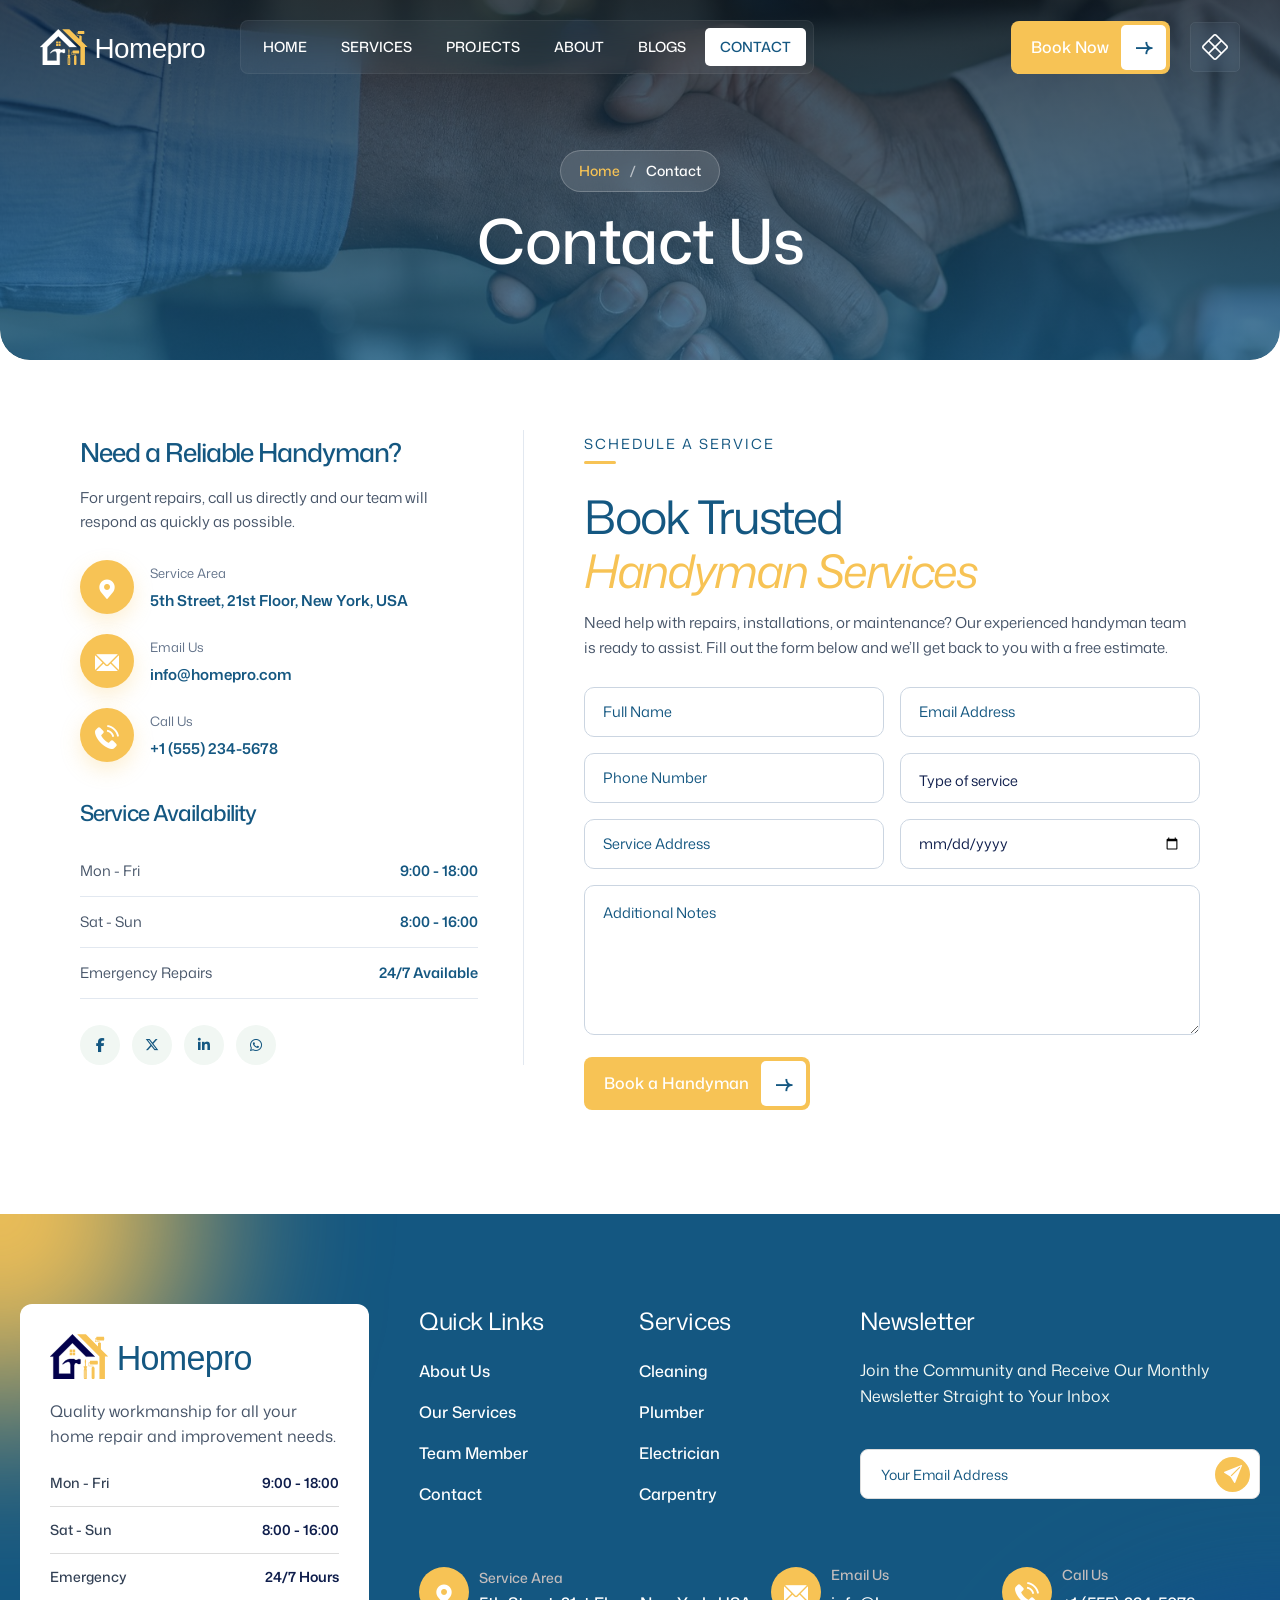
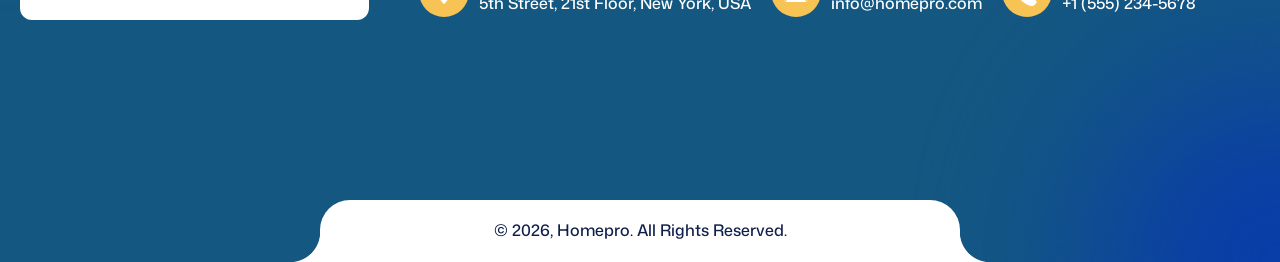
<file: contact.html>
<!DOCTYPE html>
<html lang="en-US">
<head>
<link rel="icon" type="image/svg+xml" href="favicon.svg">
	<meta charset="UTF-8" />
	<meta name="viewport" content="width=device-width, initial-scale=1" />
	<link rel="profile" href="http://gmpg.org/xfn/11" />
	
	<title>Homepro &#8211; On-Demand Home Services &amp; Repair WordPress Theme</title>
<meta name='robots' content='max-image-preview:large' />
<link rel='preconnect' href="https://fonts.gstatic.com" crossorigin />
<style id="wp-img-auto-sizes-contain-inline-css">
img:is([sizes=auto i],[sizes^="auto," i]){contain-intrinsic-size:3000px 1500px}
/*# sourceURL=wp-img-auto-sizes-contain-inline-css */
</style>
<style id="wp-emoji-styles-inline-css">

	img.wp-smiley, img.emoji {
		display: inline !important;
		border: none !important;
		box-shadow: none !important;
		height: 1em !important;
		width: 1em !important;
		margin: 0 0.07em !important;
		vertical-align: -0.1em !important;
		background: none !important;
		padding: 0 !important;
	}
/*# sourceURL=wp-emoji-styles-inline-css */
</style>
<style id="classic-theme-styles-inline-css">
/*! This file is auto-generated */
.wp-block-button__link{color:#fff;background-color:#32373c;border-radius:9999px;box-shadow:none;text-decoration:none;padding:calc(.667em + 2px) calc(1.333em + 2px);font-size:1.125em}.wp-block-file__button{background:#32373c;color:#fff;text-decoration:none}
/*# sourceURL=/wp-includes/css/classic-themes.min.css */
</style>
<style id="global-styles-inline-css">
:root{--wp--preset--aspect-ratio--square: 1;--wp--preset--aspect-ratio--4-3: 4/3;--wp--preset--aspect-ratio--3-4: 3/4;--wp--preset--aspect-ratio--3-2: 3/2;--wp--preset--aspect-ratio--2-3: 2/3;--wp--preset--aspect-ratio--16-9: 16/9;--wp--preset--aspect-ratio--9-16: 9/16;--wp--preset--color--black: #000000;--wp--preset--color--cyan-bluish-gray: #abb8c3;--wp--preset--color--white: #ffffff;--wp--preset--color--pale-pink: #f78da7;--wp--preset--color--vivid-red: #cf2e2e;--wp--preset--color--luminous-vivid-orange: #ff6900;--wp--preset--color--luminous-vivid-amber: #fcb900;--wp--preset--color--light-green-cyan: #7bdcb5;--wp--preset--color--vivid-green-cyan: #00d084;--wp--preset--color--pale-cyan-blue: #8ed1fc;--wp--preset--color--vivid-cyan-blue: #0693e3;--wp--preset--color--vivid-purple: #9b51e0;--wp--preset--gradient--vivid-cyan-blue-to-vivid-purple: linear-gradient(135deg,rgb(6,147,227) 0%,rgb(155,81,224) 100%);--wp--preset--gradient--light-green-cyan-to-vivid-green-cyan: linear-gradient(135deg,rgb(122,220,180) 0%,rgb(0,208,130) 100%);--wp--preset--gradient--luminous-vivid-amber-to-luminous-vivid-orange: linear-gradient(135deg,rgb(252,185,0) 0%,rgb(255,105,0) 100%);--wp--preset--gradient--luminous-vivid-orange-to-vivid-red: linear-gradient(135deg,rgb(255,105,0) 0%,rgb(207,46,46) 100%);--wp--preset--gradient--very-light-gray-to-cyan-bluish-gray: linear-gradient(135deg,rgb(238,238,238) 0%,rgb(169,184,195) 100%);--wp--preset--gradient--cool-to-warm-spectrum: linear-gradient(135deg,rgb(74,234,220) 0%,rgb(151,120,209) 20%,rgb(207,42,186) 40%,rgb(238,44,130) 60%,rgb(251,105,98) 80%,rgb(254,248,76) 100%);--wp--preset--gradient--blush-light-purple: linear-gradient(135deg,rgb(255,206,236) 0%,rgb(152,150,240) 100%);--wp--preset--gradient--blush-bordeaux: linear-gradient(135deg,rgb(254,205,165) 0%,rgb(254,45,45) 50%,rgb(107,0,62) 100%);--wp--preset--gradient--luminous-dusk: linear-gradient(135deg,rgb(255,203,112) 0%,rgb(199,81,192) 50%,rgb(65,88,208) 100%);--wp--preset--gradient--pale-ocean: linear-gradient(135deg,rgb(255,245,203) 0%,rgb(182,227,212) 50%,rgb(51,167,181) 100%);--wp--preset--gradient--electric-grass: linear-gradient(135deg,rgb(202,248,128) 0%,rgb(113,206,126) 100%);--wp--preset--gradient--midnight: linear-gradient(135deg,rgb(2,3,129) 0%,rgb(40,116,252) 100%);--wp--preset--font-size--small: 13px;--wp--preset--font-size--medium: 20px;--wp--preset--font-size--large: 36px;--wp--preset--font-size--x-large: 42px;--wp--preset--spacing--20: 0.44rem;--wp--preset--spacing--30: 0.67rem;--wp--preset--spacing--40: 1rem;--wp--preset--spacing--50: 1.5rem;--wp--preset--spacing--60: 2.25rem;--wp--preset--spacing--70: 3.38rem;--wp--preset--spacing--80: 5.06rem;--wp--preset--shadow--natural: 6px 6px 9px rgba(0, 0, 0, 0.2);--wp--preset--shadow--deep: 12px 12px 50px rgba(0, 0, 0, 0.4);--wp--preset--shadow--sharp: 6px 6px 0px rgba(0, 0, 0, 0.2);--wp--preset--shadow--outlined: 6px 6px 0px -3px rgb(255, 255, 255), 6px 6px rgb(0, 0, 0);--wp--preset--shadow--crisp: 6px 6px 0px rgb(0, 0, 0);}.wp-block-button{--wp--preset--dimension--25: 25%;--wp--preset--dimension--50: 50%;--wp--preset--dimension--75: 75%;--wp--preset--dimension--100: 100%;}:where(body) { margin: 0; }:where(.is-layout-flex){gap: 0.5em;}:where(.is-layout-grid){gap: 0.5em;}body .is-layout-flex{display: flex;}.is-layout-flex{flex-wrap: wrap;align-items: center;}.is-layout-flex > :is(*, div){margin: 0;}body .is-layout-grid{display: grid;}.is-layout-grid > :is(*, div){margin: 0;}body{padding-top: 0px;padding-right: 0px;padding-bottom: 0px;padding-left: 0px;}:root :where(.wp-element-button, .wp-block-button__link){background-color: #32373c;border-width: 0;color: #fff;font-family: inherit;font-size: inherit;font-style: inherit;font-weight: inherit;letter-spacing: inherit;line-height: inherit;padding-top: calc(0.667em + 2px);padding-right: calc(1.333em + 2px);padding-bottom: calc(0.667em + 2px);padding-left: calc(1.333em + 2px);text-decoration: none;text-transform: inherit;}.has-black-color{color: var(--wp--preset--color--black) !important;}.has-cyan-bluish-gray-color{color: var(--wp--preset--color--cyan-bluish-gray) !important;}.has-white-color{color: var(--wp--preset--color--white) !important;}.has-pale-pink-color{color: var(--wp--preset--color--pale-pink) !important;}.has-vivid-red-color{color: var(--wp--preset--color--vivid-red) !important;}.has-luminous-vivid-orange-color{color: var(--wp--preset--color--luminous-vivid-orange) !important;}.has-luminous-vivid-amber-color{color: var(--wp--preset--color--luminous-vivid-amber) !important;}.has-light-green-cyan-color{color: var(--wp--preset--color--light-green-cyan) !important;}.has-vivid-green-cyan-color{color: var(--wp--preset--color--vivid-green-cyan) !important;}.has-pale-cyan-blue-color{color: var(--wp--preset--color--pale-cyan-blue) !important;}.has-vivid-cyan-blue-color{color: var(--wp--preset--color--vivid-cyan-blue) !important;}.has-vivid-purple-color{color: var(--wp--preset--color--vivid-purple) !important;}.has-black-background-color{background-color: var(--wp--preset--color--black) !important;}.has-cyan-bluish-gray-background-color{background-color: var(--wp--preset--color--cyan-bluish-gray) !important;}.has-white-background-color{background-color: var(--wp--preset--color--white) !important;}.has-pale-pink-background-color{background-color: var(--wp--preset--color--pale-pink) !important;}.has-vivid-red-background-color{background-color: var(--wp--preset--color--vivid-red) !important;}.has-luminous-vivid-orange-background-color{background-color: var(--wp--preset--color--luminous-vivid-orange) !important;}.has-luminous-vivid-amber-background-color{background-color: var(--wp--preset--color--luminous-vivid-amber) !important;}.has-light-green-cyan-background-color{background-color: var(--wp--preset--color--light-green-cyan) !important;}.has-vivid-green-cyan-background-color{background-color: var(--wp--preset--color--vivid-green-cyan) !important;}.has-pale-cyan-blue-background-color{background-color: var(--wp--preset--color--pale-cyan-blue) !important;}.has-vivid-cyan-blue-background-color{background-color: var(--wp--preset--color--vivid-cyan-blue) !important;}.has-vivid-purple-background-color{background-color: var(--wp--preset--color--vivid-purple) !important;}.has-black-border-color{border-color: var(--wp--preset--color--black) !important;}.has-cyan-bluish-gray-border-color{border-color: var(--wp--preset--color--cyan-bluish-gray) !important;}.has-white-border-color{border-color: var(--wp--preset--color--white) !important;}.has-pale-pink-border-color{border-color: var(--wp--preset--color--pale-pink) !important;}.has-vivid-red-border-color{border-color: var(--wp--preset--color--vivid-red) !important;}.has-luminous-vivid-orange-border-color{border-color: var(--wp--preset--color--luminous-vivid-orange) !important;}.has-luminous-vivid-amber-border-color{border-color: var(--wp--preset--color--luminous-vivid-amber) !important;}.has-light-green-cyan-border-color{border-color: var(--wp--preset--color--light-green-cyan) !important;}.has-vivid-green-cyan-border-color{border-color: var(--wp--preset--color--vivid-green-cyan) !important;}.has-pale-cyan-blue-border-color{border-color: var(--wp--preset--color--pale-cyan-blue) !important;}.has-vivid-cyan-blue-border-color{border-color: var(--wp--preset--color--vivid-cyan-blue) !important;}.has-vivid-purple-border-color{border-color: var(--wp--preset--color--vivid-purple) !important;}.has-vivid-cyan-blue-to-vivid-purple-gradient-background{background: var(--wp--preset--gradient--vivid-cyan-blue-to-vivid-purple) !important;}.has-light-green-cyan-to-vivid-green-cyan-gradient-background{background: var(--wp--preset--gradient--light-green-cyan-to-vivid-green-cyan) !important;}.has-luminous-vivid-amber-to-luminous-vivid-orange-gradient-background{background: var(--wp--preset--gradient--luminous-vivid-amber-to-luminous-vivid-orange) !important;}.has-luminous-vivid-orange-to-vivid-red-gradient-background{background: var(--wp--preset--gradient--luminous-vivid-orange-to-vivid-red) !important;}.has-very-light-gray-to-cyan-bluish-gray-gradient-background{background: var(--wp--preset--gradient--very-light-gray-to-cyan-bluish-gray) !important;}.has-cool-to-warm-spectrum-gradient-background{background: var(--wp--preset--gradient--cool-to-warm-spectrum) !important;}.has-blush-light-purple-gradient-background{background: var(--wp--preset--gradient--blush-light-purple) !important;}.has-blush-bordeaux-gradient-background{background: var(--wp--preset--gradient--blush-bordeaux) !important;}.has-luminous-dusk-gradient-background{background: var(--wp--preset--gradient--luminous-dusk) !important;}.has-pale-ocean-gradient-background{background: var(--wp--preset--gradient--pale-ocean) !important;}.has-electric-grass-gradient-background{background: var(--wp--preset--gradient--electric-grass) !important;}.has-midnight-gradient-background{background: var(--wp--preset--gradient--midnight) !important;}.has-small-font-size{font-size: var(--wp--preset--font-size--small) !important;}.has-medium-font-size{font-size: var(--wp--preset--font-size--medium) !important;}.has-large-font-size{font-size: var(--wp--preset--font-size--large) !important;}.has-x-large-font-size{font-size: var(--wp--preset--font-size--x-large) !important;}
:root :where(.wp-block-icon svg){width: 24px;}
:where(.wp-block-gallery.is-layout-flex){gap: var( --wp--style--gallery-gap-default, var( --gallery-block--gutter-size, var( --wp--style--block-gap, 0.5em ) ) );}:where(.wp-block-gallery.is-layout-grid){gap: var( --wp--style--gallery-gap-default, var( --gallery-block--gutter-size, var( --wp--style--block-gap, 0.5em ) ) );}
:where(.wp-block-latest-posts.is-layout-flex){gap: 1.25em;}:where(.wp-block-latest-posts.is-layout-grid){gap: 1.25em;}
:where(.wp-block-post-template.is-layout-flex){gap: 1.25em;}:where(.wp-block-post-template.is-layout-grid){gap: 1.25em;}
:where(.wp-block-term-template.is-layout-flex){gap: 1.25em;}:where(.wp-block-term-template.is-layout-grid){gap: 1.25em;}
:where(.wp-block-columns.is-layout-flex){gap: 2em;}:where(.wp-block-columns.is-layout-grid){gap: 2em;}
:root :where(.wp-block-pullquote){font-size: 1.5em;line-height: 1.6;}
/*# sourceURL=global-styles-inline-css */
</style>




<style id="woocommerce-inline-inline-css">
.woocommerce form .form-row .required { visibility: visible; }
/*# sourceURL=woocommerce-inline-inline-css */
</style>
<noscript></noscript>

<script id="jquery-core-js" src="assets/js/17-jquery.min.js"></script>

<script id="jquery-js-after">
!function($){"use strict";$(document).ready(function(){$(this).scrollTop()>100&&$(".hfe-scroll-to-top-wrap").removeClass("hfe-scroll-to-top-hide"),$(window).scroll(function(){$(this).scrollTop()<100?$(".hfe-scroll-to-top-wrap").fadeOut(300):$(".hfe-scroll-to-top-wrap").fadeIn(300)}),$(".hfe-scroll-to-top-wrap").on("click",function(){$("html, body").animate({scrollTop:0},300);return!1})})}(jQuery);
!function($){'use strict';$(document).ready(function(){var bar=$('.hfe-reading-progress-bar');if(!bar.length)return;$(window).on('scroll',function(){var s=$(window).scrollTop(),d=$(document).height()-$(window).height(),p=d? s/d*100:0;bar.css('width',p+'%')});});}(jQuery);
</script>

<script id="wc-add-to-cart-js-extra">
var wc_add_to_cart_params = {"ajax_url":"/wp-admin/admin-ajax.php","wc_ajax_url":"/?wc-ajax=%%endpoint%%","i18n_view_cart":"View cart","cart_url":"#","is_cart":"","cart_redirect_after_add":"no"};
</script>


<script id="woocommerce-js-extra">
var woocommerce_params = {"ajax_url":"/wp-admin/admin-ajax.php","wc_ajax_url":"/?wc-ajax=%%endpoint%%","i18n_password_show":"Show password","i18n_password_hide":"Hide password"};
</script>

<noscript><style>.woocommerce-product-gallery{ opacity: 1 !important; }</style></noscript>
	<style>
				.e-con.e-parent:nth-of-type(n+4):not(.e-lazyloaded):not(.e-no-lazyload),
				.e-con.e-parent:nth-of-type(n+4):not(.e-lazyloaded):not(.e-no-lazyload) * {
					background-image: none !important;
				}
				@media screen and (max-height: 1024px) {
					.e-con.e-parent:nth-of-type(n+3):not(.e-lazyloaded):not(.e-no-lazyload),
					.e-con.e-parent:nth-of-type(n+3):not(.e-lazyloaded):not(.e-no-lazyload) * {
						background-image: none !important;
					}
				}
				@media screen and (max-height: 640px) {
					.e-con.e-parent:nth-of-type(n+2):not(.e-lazyloaded):not(.e-no-lazyload),
					.e-con.e-parent:nth-of-type(n+2):not(.e-lazyloaded):not(.e-no-lazyload) * {
						background-image: none !important;
					}
				}
			</style>
			<meta name="msapplication-TileImage" content="assets/images/media-54.png" />
<style id="faltu-dynamic-css">:root{--loader-img-width:250;--faltu-typography-body-font-family:Mona Sans;--faltu-typography-body-font-weight:400;--faltu-typography-body-font-size:16px;--faltu-typography-body-line-height:26px;--faltu-typography-secondary-font-family:Mona Sans;--faltu-typography-h1-font-family:Mona Sans;--faltu-typography-h1-font-weight:600;--faltu-typography-h1-font-size:80px;--faltu-typography-h1-line-height:90px;--faltu-typography-h2-font-family:Mona Sans;--faltu-typography-h2-font-weight:400;--faltu-typography-h2-font-size:60px;--faltu-typography-h2-line-height:70px;--faltu-typography-h3-font-family:Mona Sans;--faltu-typography-h3-font-weight:400;--faltu-typography-h3-font-size:34px;--faltu-typography-h3-line-height:44px;--faltu-typography-h4-font-family:Mona Sans;--faltu-typography-h4-font-weight:400;--faltu-typography-h4-font-size:28px;--faltu-typography-h4-line-height:38px;--faltu-typography-h5-font-family:Mona Sans;--faltu-typography-h5-font-weight:400;--faltu-typography-h5-font-size:24px;--faltu-typography-h5-line-height:34px;--faltu-typography-h6-font-family:Mona Sans;--faltu-typography-h6-font-weight:400;--faltu-typography-h6-font-size:20px;--faltu-typography-h6-line-height:30px;--faltu-primary-color:#F7C355;--faltu-text-color:#145781;--faltu-body-color:#444444;--faltu-white-color:#FFFFFF;--faltu-bg-dark-color:#145781;--faltu-bg-light-color:#F1F7F3;--faltu-border-light-color:#DCDCDC;}body{font-family:"Mona Sans";line-height:26px;font-weight:400;font-style:normal;font-size:16px;}h1, .h1{font-family:"Mona Sans";line-height:90px;font-weight:600;font-style:normal;font-size:80px;}h2, .h2{font-family:"Mona Sans";line-height:70px;font-weight:400;font-style:normal;font-size:60px;}h3, .h3{font-family:"Mona Sans";line-height:44px;font-weight:400;font-style:normal;font-size:34px;}h4, .h4{font-family:"Mona Sans";line-height:38px;font-weight:400;font-style:normal;font-size:28px;}h5, .h5{font-family:"Mona Sans";line-height:34px;font-weight:400;font-style:normal;font-size:24px;}h6, .h6{font-family:"Mona Sans";line-height:30px;font-weight:400;font-style:normal;font-size:20px;}</style>
<link rel="preconnect" href="#" crossorigin>
<link rel="preconnect" href="https://fonts.gstatic.com" crossorigin>
<link rel="stylesheet" href="https://cdnjs.cloudflare.com/ajax/libs/font-awesome/6.5.1/css/all.min.css">
<link rel="stylesheet" href="https://cdn.jsdelivr.net/npm/bootstrap-icons@1.11.3/font/bootstrap-icons.min.css">
<link rel="stylesheet" href="https://fonts.googleapis.com/css2?family=Mona+Sans:ital,wght@0,200..900;1,200..900&family=Playfair+Display:ital,wght@0,400..700;1,400..700&display=swap">
<link rel="stylesheet" href="assets/css/main.css">
<style id="flaticon-inline-data-uri">
@font-face {
    font-family: "flaticon_mycollection";
    src: url("[data-uri]") format("woff2");
    font-weight: normal;
    font-style: normal;
    font-display: block;
}

/*!
*    ______ _       _   _
*    |  ____| |     | | (_)
*    | |__  | | __ _| |_ _  ___ ___  _ __
*    |  __| | |/ _` | __| |/ __/ _ \| '_ \
*    | |    | | (_| | |_| | (_| (_) | | | |
*    |_|    |_|\__,_|\__|_|\___\___/|_| |_|
*
*         https://www.flaticon.com
*/



i[class^="flaticon-"]:before, i[class*=" flaticon-"]:before {
    font-family: flaticon_mycollection !important;
    font-style: normal;
    font-weight: normal !important;
    font-variant: normal;
    text-transform: none;
    line-height: 1;
    -webkit-font-smoothing: antialiased;
    -moz-osx-font-smoothing: grayscale;
    vertical-align: -0.125em;
}

.flaticon-facebook-app-symbol:before {
    content: "\f101";
}
.flaticon-twitter:before {
    content: "\f102";
}
.flaticon-instagram:before {
    content: "\f103";
}
.flaticon-youtube:before {
    content: "\f104";
}
.flaticon-dribble:before {
    content: "\f105";
}
.flaticon-reddit-logo:before {
    content: "\f106";
}
.flaticon-viber:before {
    content: "\f107";
}
.flaticon-tik-tok:before {
    content: "\f108";
}
.flaticon-asterisk:before {
    content: "\f109";
}
.flaticon-asterisk-1:before {
    content: "\f10a";
}
.flaticon-phone-call:before {
    content: "\f10b";
}
.flaticon-customer-service:before {
    content: "\f10c";
}
.flaticon-telephone:before {
    content: "\f10d";
}
.flaticon-phone-call-1:before {
    content: "\f10e";
}
.flaticon-support:before {
    content: "\f10f";
}
.flaticon-center:before {
    content: "\f110";
}
.flaticon-phone-call-2:before {
    content: "\f111";
}
.flaticon-email:before {
    content: "\f112";
}
.flaticon-email-1:before {
    content: "\f113";
}
.flaticon-email-2:before {
    content: "\f114";
}
.flaticon-email-3:before {
    content: "\f115";
}
.flaticon-email-4:before {
    content: "\f116";
}
.flaticon-pin:before {
    content: "\f117";
}
.flaticon-pin-1:before {
    content: "\f118";
}
.flaticon-home-address:before {
    content: "\f119";
}
.flaticon-web:before {
    content: "\f11a";
}
.flaticon-globe:before {
    content: "\f11b";
}
.flaticon-world-wide-web:before {
    content: "\f11c";
}
.flaticon-award-symbol:before {
    content: "\f11d";
}
.flaticon-award:before {
    content: "\f11e";
}
.flaticon-medal:before {
    content: "\f11f";
}
.flaticon-olive-branches-award-symbol:before {
    content: "\f120";
}
.flaticon-trophy:before {
    content: "\f121";
}
.flaticon-award-1:before {
    content: "\f122";
}
.flaticon-medal-1:before {
    content: "\f123";
}
.flaticon-winner:before {
    content: "\f124";
}
.flaticon-award-2:before {
    content: "\f125";
}
.flaticon-calendar:before {
    content: "\f126";
}
.flaticon-schedule:before {
    content: "\f127";
}
.flaticon-schedule-1:before {
    content: "\f128";
}
.flaticon-user:before {
    content: "\f129";
}
.flaticon-user-1:before {
    content: "\f12a";
}
.flaticon-edit-image:before {
    content: "\f12b";
}
.flaticon-edit-file:before {
    content: "\f12c";
}
.flaticon-document:before {
    content: "\f12d";
}
.flaticon-folder:before {
    content: "\f12e";
}
.flaticon-folder-1:before {
    content: "\f12f";
}
.flaticon-quote:before {
    content: "\f130";
}
.flaticon-quotation:before {
    content: "\f131";
}
.flaticon-comma:before {
    content: "\f132";
}
.flaticon-quotes:before {
    content: "\f133";
}
.flaticon-check-mark:before {
    content: "\f134";
}
.flaticon-checked:before {
    content: "\f135";
}
.flaticon-check-mark-1:before {
    content: "\f136";
}
.flaticon-check:before {
    content: "\f137";
}
.flaticon-read:before {
    content: "\f138";
}
.flaticon-thin-arrow:before {
    content: "\f139";
}
.flaticon-right-up:before {
    content: "\f13a";
}
.flaticon-arrow:before {
    content: "\f13b";
}
.flaticon-right-arrow:before {
    content: "\f13c";
}
.flaticon-right-arrow-1:before {
    content: "\f13d";
}
.flaticon-arrow-left:before {
    content: "\f13e";
}
.flaticon-chat:before {
    content: "\f13f";
}
.flaticon-back-in-time:before {
    content: "\f140";
}
.flaticon-gallery:before {
    content: "\f141";
}
.flaticon-play-button:before {
    content: "\f142";
}
.flaticon-play:before {
    content: "\f143";
}
.flaticon-play-button-1:before {
    content: "\f144";
}
.flaticon-play-1:before {
    content: "\f145";
}
.flaticon-play-2:before {
    content: "\f146";
}
.flaticon-share:before {
    content: "\f147";
}
.flaticon-paper-plane:before {
    content: "\f148";
}
.flaticon-linkedin:before {
    content: "\f149";
}
.flaticon-whatsapp:before {
    content: "\f14a";
}
.flaticon-man:before {
    content: "\f14b";
}
.flaticon-technician:before {
    content: "\f14c";
}
.flaticon-tools:before {
    content: "\f14d";
}
.flaticon-plumber:before {
    content: "\f14e";
}
.flaticon-technician-1:before {
    content: "\f14f";
}
.flaticon-troubleshooting:before {
    content: "\f150";
}
.flaticon-troubleshooting-1:before {
    content: "\f151";
}
.flaticon-broken-wire:before {
    content: "\f152";
}
.flaticon-plug:before {
    content: "\f153";
}
.flaticon-electrical-panel:before {
    content: "\f154";
}
.flaticon-electric-panel:before {
    content: "\f155";
}
.flaticon-broken-cable:before {
    content: "\f156";
}
.flaticon-electrician:before {
    content: "\f157";
}
.flaticon-tv:before {
    content: "\f158";
}
.flaticon-repair-service:before {
    content: "\f159";
}
.flaticon-wire:before {
    content: "\f15a";
}
.flaticon-wire-1:before {
    content: "\f15b";
}
.flaticon-chandelier:before {
    content: "\f15c";
}
.flaticon-electrical-mechanic:before {
    content: "\f15d";
}
.flaticon-electricity:before {
    content: "\f15e";
}
.flaticon-electrician-1:before {
    content: "\f15f";
}
.flaticon-circuit-breaker:before {
    content: "\f160";
}
.flaticon-leak:before {
    content: "\f161";
}
.flaticon-leak-1:before {
    content: "\f162";
}
.flaticon-faucet:before {
    content: "\f163";
}
.flaticon-repair:before {
    content: "\f164";
}
.flaticon-sink:before {
    content: "\f165";
}
.flaticon-plumbing-maintenance:before {
    content: "\f166";
}
.flaticon-repairing:before {
    content: "\f167";
}
.flaticon-system:before {
    content: "\f168";
}
.flaticon-unclogging:before {
    content: "\f169";
}
.flaticon-drain:before {
    content: "\f16a";
}
.flaticon-pipe:before {
    content: "\f16b";
}
.flaticon-cutting:before {
    content: "\f16c";
}
.flaticon-plumbing-accessory:before {
    content: "\f16d";
}
.flaticon-boiler:before {
    content: "\f16e";
}
.flaticon-heater:before {
    content: "\f16f";
}
.flaticon-water:before {
    content: "\f170";
}
.flaticon-pressure-gauge:before {
    content: "\f171";
}
.flaticon-pipe-1:before {
    content: "\f172";
}
.flaticon-basin:before {
    content: "\f173";
}
.flaticon-plumber-1:before {
    content: "\f174";
}
.flaticon-faucet-1:before {
    content: "\f175";
}
.flaticon-pipes:before {
    content: "\f176";
}
.flaticon-plumbing:before {
    content: "\f177";
}
.flaticon-plumber-2:before {
    content: "\f178";
}
.flaticon-toilet:before {
    content: "\f179";
}
.flaticon-faucet-2:before {
    content: "\f17a";
}
.flaticon-shower:before {
    content: "\f17b";
}
.flaticon-air-conditioner:before {
    content: "\f17c";
}
.flaticon-air-conditioner-1:before {
    content: "\f17d";
}
.flaticon-air-conditioner-2:before {
    content: "\f17e";
}
.flaticon-air-conditioner-3:before {
    content: "\f17f";
}
.flaticon-ac:before {
    content: "\f180";
}
.flaticon-air-conditioner-4:before {
    content: "\f181";
}
.flaticon-compressor:before {
    content: "\f182";
}
.flaticon-installation:before {
    content: "\f183";
}
.flaticon-maintenance:before {
    content: "\f184";
}
.flaticon-setting:before {
    content: "\f185";
}
.flaticon-maintenance-1:before {
    content: "\f186";
}
.flaticon-air-filter:before {
    content: "\f187";
}
.flaticon-air:before {
    content: "\f188";
}
.flaticon-repair-service-1:before {
    content: "\f189";
}
.flaticon-cleaning:before {
    content: "\f18a";
}
.flaticon-water-leak:before {
    content: "\f18b";
}
.flaticon-ac-1:before {
    content: "\f18c";
}
.flaticon-refilling:before {
    content: "\f18d";
}
.flaticon-repair-1:before {
    content: "\f18e";
}
.flaticon-air-conditioner-5:before {
    content: "\f18f";
}
.flaticon-system-1:before {
    content: "\f190";
}
.flaticon-cleaning-service:before {
    content: "\f191";
}
.flaticon-clean:before {
    content: "\f192";
}
.flaticon-ac-2:before {
    content: "\f193";
}
.flaticon-hotel:before {
    content: "\f194";
}
.flaticon-cleaning-1:before {
    content: "\f195";
}
.flaticon-oosouji:before {
    content: "\f196";
}
.flaticon-home:before {
    content: "\f197";
}
.flaticon-sofa:before {
    content: "\f198";
}
.flaticon-kitchen:before {
    content: "\f199";
}
.flaticon-cleaning-after-builders:before {
    content: "\f19a";
}
.flaticon-cleaning-2:before {
    content: "\f19b";
}
.flaticon-washing:before {
    content: "\f19c";
}
.flaticon-hot-water:before {
    content: "\f19d";
}
.flaticon-kitchen-1:before {
    content: "\f19e";
}
.flaticon-shower-1:before {
    content: "\f19f";
}
.flaticon-toilet-1:before {
    content: "\f1a0";
}
.flaticon-bathroom:before {
    content: "\f1a1";
}
.flaticon-water-closet:before {
    content: "\f1a2";
}
.flaticon-window-cleaning:before {
    content: "\f1a3";
}
.flaticon-window:before {
    content: "\f1a4";
}
.flaticon-window-cleaning-1:before {
    content: "\f1a5";
}
.flaticon-power-washing:before {
    content: "\f1a6";
}
.flaticon-carpet:before {
    content: "\f1a7";
}
.flaticon-mop:before {
    content: "\f1a8";
}
.flaticon-cleaning-tools:before {
    content: "\f1a9";
}
.flaticon-cleaning-3:before {
    content: "\f1aa";
}
.flaticon-house-cleaning:before {
    content: "\f1ab";
}
.flaticon-housekeeping:before {
    content: "\f1ac";
}
.flaticon-clean-1:before {
    content: "\f1ad";
}
.flaticon-cleaning-service-1:before {
    content: "\f1ae";
}
.flaticon-crew:before {
    content: "\f1af";
}
.flaticon-cleaning-cart:before {
    content: "\f1b0";
}
.flaticon-laundry-service:before {
    content: "\f1b1";
}
.flaticon-office-cleaning:before {
    content: "\f1b2";
}
.flaticon-cleaner:before {
    content: "\f1b3";
}
.flaticon-janitorial-service:before {
    content: "\f1b4";
}
.flaticon-hotel-cleaning:before {
    content: "\f1b5";
}
.flaticon-cleaner-1:before {
    content: "\f1b6";
}
.flaticon-office:before {
    content: "\f1b7";
}
.flaticon-cleaning-tool:before {
    content: "\f1b8";
}
.flaticon-oil:before {
    content: "\f1b9";
}
.flaticon-lubricant:before {
    content: "\f1ba";
}
.flaticon-water-pump:before {
    content: "\f1bb";
}
.flaticon-installation-1:before {
    content: "\f1bc";
}
.flaticon-technician-2:before {
    content: "\f1bd";
}
.flaticon-check-1:before {
    content: "\f1be";
}
.flaticon-machine-oil:before {
    content: "\f1bf";
}
.flaticon-mechanical-engineering:before {
    content: "\f1c0";
}
.flaticon-welding:before {
    content: "\f1c1";
}
.flaticon-welding-1:before {
    content: "\f1c2";
}
.flaticon-welding-2:before {
    content: "\f1c3";
}
.flaticon-tool-box:before {
    content: "\f1c4";
}
.flaticon-wrench:before {
    content: "\f1c5";
}
.flaticon-predictive:before {
    content: "\f1c6";
}
.flaticon-tools-1:before {
    content: "\f1c7";
}
.flaticon-mechanic:before {
    content: "\f1c8";
}
.flaticon-spare-parts:before {
    content: "\f1c9";
}
.flaticon-mechanical:before {
    content: "\f1ca";
}
.flaticon-car:before {
    content: "\f1cb";
}
.flaticon-motor:before {
    content: "\f1cc";
}
.flaticon-motor-1:before {
    content: "\f1cd";
}
.flaticon-car-1:before {
    content: "\f1ce";
}
.flaticon-service:before {
    content: "\f1cf";
}
.flaticon-installation-2:before {
    content: "\f1d0";
}
.flaticon-folder-2:before {
    content: "\f1d1";
}
.flaticon-cabinet:before {
    content: "\f1d2";
}
.flaticon-repairing-1:before {
    content: "\f1d3";
}
.flaticon-floor:before {
    content: "\f1d4";
}
.flaticon-window-1:before {
    content: "\f1d5";
}
.flaticon-screwdriver:before {
    content: "\f1d6";
}
.flaticon-carpentry:before {
    content: "\f1d7";
}
.flaticon-construction:before {
    content: "\f1d8";
}
.flaticon-carpenter:before {
    content: "\f1d9";
}
.flaticon-interior-design:before {
    content: "\f1da";
}
.flaticon-paint-brush:before {
    content: "\f1db";
}
.flaticon-paint-roller:before {
    content: "\f1dc";
}
.flaticon-paint-roller-1:before {
    content: "\f1dd";
}
.flaticon-painting:before {
    content: "\f1de";
}
.flaticon-ceiling:before {
    content: "\f1df";
}
.flaticon-car-painting:before {
    content: "\f1e0";
}
.flaticon-wallpaper:before {
    content: "\f1e1";
}
.flaticon-surface:before {
    content: "\f1e2";
}
.flaticon-clean-2:before {
    content: "\f1e3";
}
.flaticon-paint-roller-2:before {
    content: "\f1e4";
}
.flaticon-paint-spray:before {
    content: "\f1e5";
}
.flaticon-paint-brush-1:before {
    content: "\f1e6";
}
.flaticon-workshop:before {
    content: "\f1e7";
}
.flaticon-electrician-service:before {
    content: "\f1e8";
}
.flaticon-house:before {
    content: "\f1e9";
}
.flaticon-roof:before {
    content: "\f1ea";
}
.flaticon-home-repair:before {
    content: "\f1eb";
}
.flaticon-house-maintenance:before {
    content: "\f1ec";
}
.flaticon-building:before {
    content: "\f1ed";
}
.flaticon-property-management:before {
    content: "\f1ee";
}
.flaticon-car-repair:before {
    content: "\f1ef";
}
.flaticon-development:before {
    content: "\f1f0";
}
.flaticon-bed:before {
    content: "\f1f1";
}
.flaticon-house-1:before {
    content: "\f1f2";
}
.flaticon-washing-machine:before {
    content: "\f1f3";
}
.flaticon-appliance-repair:before {
    content: "\f1f4";
}
.flaticon-washing-machine-1:before {
    content: "\f1f5";
}
.flaticon-review:before {
    content: "\f1f6";
}
.flaticon-rating:before {
    content: "\f1f7";
}
.flaticon-happy:before {
    content: "\f1f8";
}
.flaticon-chat-1:before {
    content: "\f1f9";
}
.flaticon-affordable:before {
    content: "\f1fa";
}
.flaticon-clock:before {
    content: "\f1fb";
}
.flaticon-clock-1:before {
    content: "\f1fc";
}
.flaticon-rapid:before {
    content: "\f1fd";
}
.flaticon-fast-time:before {
    content: "\f1fe";
}


</style>
<style id="master-perfect-overrides">
:root {
    --faltu-primary-color: #F7C355 !important;
    --faltu-bg-dark-color: #145781 !important;
    --faltu-text-color: #145781 !important;
    --e-global-color-primary: #145781 !important;
    --e-global-color-secondary: #F7C355 !important;
    --e-global-color-accent: #F7C355 !important;
}

/* Hide Preloader permanently */
#ht-preloader, .preloader, #preloader, #page-loading, .page-loading {
    display: none !important;
    opacity: 0 !important;
    visibility: hidden !important;
    z-index: -9999 !important;
}
body {
    overflow: visible !important;
    opacity: 1 !important;
    visibility: visible !important;
}

/* Icons Visibility */
.service-icon i,
.service-icon .flaticon,
.service-icon [class^="flaticon-"] {
    color: #FFFFFF !important;
    font-size: 46px !important;
    line-height: 1 !important;
    display: inline-block !important;
    visibility: visible !important;
    opacity: 1 !important;
}
.service-item:hover .service-icon i,
.service-item.style-1:hover .service-icon i {
    color: #145781 !important;
}
i.flaticon, [class^="flaticon-"], [class*=" flaticon-"], [class^="flaticon-"]:before, [class*=" flaticon-"]:before, [class^="flaticon-"]:after, [class*=" flaticon-"]:after {
    font-family: "flaticon_mycollection" !important;
    visibility: visible !important;
    opacity: 1 !important;
}

/* Contact / Booking Call / Email Red Icons -> Light Brown #F7C355 */
.contact-info li i,
.contact-icon i,
.contact-info .flaticon,
.elementor-widget-contact-info i {
    color: #F7C355 !important;
}

/* Consistent Italic Serif Accent for ALL Site Headings */
.theme-title h2 .title-sub,
.theme-title h1 .title-sub {
    font-family: 'Playfair Display', Georgia, serif !important;
    font-style: italic !important;
    font-weight: 400 !important;
    color: #F7C355 !important;
}

/* Service Hours Box (Offcanvas Sidebar Only) - Pure White Text */
.elementor-17094 .elementor-widget-working-hours,
.elementor-17094 .elementor-widget-working-hours *,
.elementor-element-7171aa9,
.elementor-element-7171aa9 * {
    color: #FFFFFF !important;
}

/* Footer White Card Working Hours - Dark Readable Text */
.elementor-17089 .elementor-element-78c54be .working-hours-item .working-day,
.elementor-17089 .elementor-element-5eec613 .working-hours-item .working-day {
    color: #334155 !important;
}
.elementor-17089 .elementor-element-78c54be .working-hours-item .working-time,
.elementor-17089 .elementor-element-5eec613 .working-hours-item .working-time {
    color: #0F1E4C !important;
}
.elementor-17089 .elementor-element-78c54be .elementor-widget-text-editor,
.elementor-17089 .elementor-element-78c54be .elementor-widget-text-editor p {
    color: #475569 !important;
}

/* Offcanvas Drawer White Heading & Visible Icons */
.elementor-17094 .ht-heading,
.elementor-17094 .ht-heading.text-white,
.ht-main-nav-content .ht-heading {
    color: #FFFFFF !important;
}
.elementor-17094 .contact-icon i,
.ht-main-nav-content .contact-icon i,
.elementor-17094 .contact-info li i,
.ht-main-nav-content .contact-info li i {
    color: #FFFFFF !important;
}
#colophon .contact-icon i,
.elementor-17089 .contact-icon i,
#colophon .contact-info li i,
.elementor-17089 .contact-info li i {
    color: #FFFFFF !important;
}

/* Sub-Heading Design */
.ht-subtitle,
.faltu-sub-title,
.sub-title,
.ht-subtitle h6,
.theme-title .ht-subtitle,
.theme-title .ht-subtitle h6 {
    display: inline-block !important;
    background: transparent !important;
    box-shadow: none !important;
    border: none !important;
    padding: 0 0 6px 0 !important;
    margin-bottom: 12px !important;
    border-radius: 0 !important;
}
.ht-subtitle h6,
.faltu-sub-title,
.sub-title {
    font-family: var(--faltu-typography-body-font-family, 'Mona Sans', sans-serif) !important;
    font-size: 14px !important;
    font-weight: 400 !important;
    text-transform: uppercase !important;
    letter-spacing: 2px !important;
    color: #145781 !important;
    position: relative !important;
    display: inline-flex !important;
    align-items: center !important;
    gap: 8px !important;
}
.ht-subtitle h6::after,
.faltu-sub-title::after {
    content: "" !important;
    position: absolute !important;
    bottom: -4px !important;
    left: 0 !important;
    width: 32px !important;
    height: 3px !important;
    background: #F7C355 !important;
    border-radius: 2px !important;
}
.text-center .ht-subtitle h6::after {
    left: 50% !important;
    transform: translateX(-50%) !important;
}
.ht-subtitle h6::before,
.faltu-sub-title::before {
    display: none !important;
    content: none !important;
}

/* Clean Original Footer (#colophon & .elementor-17089) */
#colophon,
footer#colophon,
.elementor-17089,
.elementor-17089 .elementor-element-dc02960 {
    background-color: #145781 !important;
    background-image: none !important;
    border-radius: 0 !important;
}
.elementor-17089 .elementor-element-dc02960 {
    padding-bottom: 0 !important;
}
.elementor-17089 .elementor-element-d8ad5fa {
    margin-top: 40px !important;
    padding-bottom: 0 !important;
    opacity: 1 !important;
    transform: none !important;
}
.elementor-17089 .elementor-element-a12878f {
    background-color: #FFFFFF !important;
    border-radius: 30px 30px 0 0 !important;
    padding: 18px 30px !important;
}
.elementor-17089 .elementor-element-129ed27,
.elementor-17089 .elementor-element-129ed27 p {
    color: #0F1E4C !important;
}
.elementor-17089 .elementor-element-dc02960::before,
.elementor-17089 .elementor-element-dc02960::after,
.footer-shape, .footer-corner,
[class*="footer-shape"],
.elementor-shape, .elementor-shape-bottom, .elementor-shape-top,
.elementor-shape-svg {
    display: none !important;
    background: none !important;
    background-image: none !important;
    opacity: 0 !important;
    visibility: hidden !important;
    content: none !important;
}

/* 50px Gap Between "Our Handiwork Done Right" Heading & Portfolio Images */
.elementor-element-e3519ce {
    margin-top: 50px !important;
}

/* Match "Our Handiwork Done Right" & "Reviews From Our Clients" Heading Size to Site H2s */
.theme-title.style-3 h2,
.theme-title.style-3 .title-text-img h2,
.theme-title.style-3 .title-text-img span {
    font-size: var(--faltu-typography-h2-font-size, 60px) !important;
    line-height: var(--faltu-typography-h2-line-height, 70px) !important;
    font-weight: var(--faltu-typography-h2-font-weight, 400) !important;
}
.theme-title.style-3 .title-icon img {
    width: 65px !important;
}

/* Portfolio Cards (.portfolio-item.style-1) - Sleek Hover Text Overlay Inside Image */
.portfolio-item.style-1 {
    position: relative !important;
    overflow: hidden !important;
    border-radius: 20px !important;
    box-shadow: 0 12px 30px rgba(20, 87, 129, 0.1) !important;
    background: transparent !important;
    padding: 0 !important;
    margin: 0 !important;
}
.portfolio-item.style-1 .portfolio-image {
    position: relative !important;
    overflow: hidden !important;
    border-radius: 20px !important;
    margin: 0 !important;
}
.portfolio-item.style-1 .portfolio-image img {
    width: 100% !important;
    display: block !important;
    transition: transform 0.55s cubic-bezier(0.4, 0, 0.2, 1) !important;
}
.portfolio-item.style-1:hover .portfolio-image img {
    transform: scale(1.07) !important;
}
.portfolio-item.style-1 .portfolio-desc {
    position: absolute !important;
    inset: 0 !important;
    display: flex !important;
    flex-direction: column !important;
    justify-content: flex-end !important;
    align-items: flex-start !important;
    padding: 28px !important;
    margin: 0 !important;
    border-radius: 20px !important;
    background: linear-gradient(to top, rgba(11, 29, 44, 0.92) 0%, rgba(20, 87, 129, 0.48) 55%, transparent 100%) !important;
    opacity: 0 !important;
    transition: opacity 0.35s ease !important;
    z-index: 3 !important;
    box-shadow: none !important;
    border: none !important;
}
.portfolio-item.style-1:hover .portfolio-desc {
    opacity: 1 !important;
}
.portfolio-item.style-1 .portfolio-subtitle {
    order: -1 !important;
    display: inline-block !important;
    background: #F7C355 !important;
    color: #145781 !important;
    font-size: 12px !important;
    font-weight: 600 !important;
    letter-spacing: 0.8px !important;
    text-transform: uppercase !important;
    padding: 5px 14px !important;
    border-radius: 50px !important;
    margin-bottom: 10px !important;
    transform: translateY(12px);
    transition: transform 0.35s ease !important;
}
.portfolio-item.style-1 .portfolio-title {
    transform: translateY(12px);
    transition: transform 0.35s ease 0.05s !important;
}
.portfolio-item.style-1:hover .portfolio-subtitle,
.portfolio-item.style-1:hover .portfolio-title {
    transform: translateY(0) !important;
}
.portfolio-item.style-1 .portfolio-title h4 {
    margin: 0 !important;
}
.portfolio-item.style-1 .portfolio-title h4 a {
    color: #FFFFFF !important;
    text-decoration: none !important;
}
.portfolio-item.style-1 .portfolio-title h4 a:hover {
    color: #F7C355 !important;
}

/* Seamless Section Transitions (No White Stripe Gaps Between Colored Sections) */
.elementor-5976 {
    display: flex !important;
    flex-direction: column !important;
    gap: 0 !important;
}
#colophon,
footer#colophon {
    margin-top: 0 !important;
}

/* Remove Text Marquee Lines Only (Keep Testimonial Reviews Visible!) */
.elementor-widget-marquee-animation,
.marquee-wrap:not(.testimonial-marquee),
[data-widget_type="marquee-animation.default"] {
    display: none !important;
}
</style>


<style id="global-smooth-animations">
/* 0. Page-Wide Smooth Scroll */
html {
    scroll-behavior: smooth;
}

/* 1. Uniform Fixed Site-Wide Transition Curve (0.4s everywhere) */
:root {
    --apna-ease: 0.4s cubic-bezier(0.22, 1, 0.36, 1);
}

a, button, .btn, input, textarea, select, input[type="submit"],
.main-nav a, .main-nav li,
.service-item, .service-item .service-image, .service-item .service-image img,
.service-item .service-icon, .service-item .service-icon i,
.service-item .service-title a, .service-item .service-btn, .service-item .link-btn,
.portfolio-item, .portfolio-item *, .step-card, .step-circle, .fx-stat-card,
.why-clean-list li, .why-check-dot, .why-list-title, .why-list-arrow,
.why-img-frame, .kf-feat-item, .kf-feat-icon i, .kf-stat-block,
.testimonial.style-1, .team-member, .team-member *,
.elementor-icon, .contact-icon, .accordion-item, .accordion-button {
    transition: all var(--apna-ease) !important;
}

/* 2. Header Sub-Menu Smooth Fade + Slide Animation */
.main-nav ul.sub-menu,
.main-nav li > ul.sub-menu {
    display: block !important;
    opacity: 0 !important;
    visibility: hidden !important;
    transform: translateY(14px) !important;
    pointer-events: none !important;
    transition: all var(--apna-ease) !important;
}
.main-nav li:hover > ul.sub-menu,
.main-nav li.focus > ul.sub-menu {
    opacity: 1 !important;
    visibility: visible !important;
    transform: translateY(0) !important;
    pointer-events: auto !important;
}

/* 3. Header Sidebar / Offcanvas Drawer Smooth Slide Transition */
.ht-sidenav, .ht-main-nav, .ht-main-nav-content, nav.ht-sidenav, [class*="sidenav"] {
    transition: transform var(--apna-ease), opacity var(--apna-ease), visibility var(--apna-ease) !important;
}

/* 4. Smooth Hover Micro-Interactions */
.service-item:hover,
.team-member:hover,
.testimonial.style-1:hover {
    transform: translateY(-6px) !important;
}
.kf-feat-item:hover {
    transform: translateY(-4px) !important;
}
.kf-feat-item:hover .kf-feat-icon i {
    transform: scale(1.1) !important;
}
#colophon a:hover {
    color: #F7C355 !important;
}
#colophon .footer-menu > li > a {
    position: relative !important;
    display: inline-block !important;
    text-decoration: none !important;
    border-bottom: none !important;
}
#colophon .footer-menu > li > a:hover,
#colophon .footer-menu > li > a:focus {
    text-decoration: none !important;
    border-bottom: none !important;
}
#colophon .footer-menu > li > a::before {
    display: none !important;
    content: none !important;
}
#colophon .footer-menu > li > a::after {
    content: "" !important;
    position: absolute !important;
    left: 0 !important;
    bottom: -3px !important;
    width: 100% !important;
    height: 1px !important;
    background: #F7C355 !important;
    transform: scaleX(0) !important;
    transform-origin: right !important;
    transition: transform var(--apna-ease) !important;
}
#colophon .footer-menu > li > a:hover::after {
    transform: scaleX(1) !important;
    transform-origin: left !important;
}
#colophon .social-icons a:hover,
#colophon .elementor-social-icon:hover {
    transform: translateY(-3px) scale(1.06) !important;
}

/* 5. Uniform 70px Vertical Section Spacing Across Entire Site */
.elementor-element-1e69975,
.elementor-element-e8fa7a5 {
    display: none !important;
}
.elementor-5976 > .e-con.e-parent:not(.elementor-element-868c1c6):not(.elementor-element-dfa34fd):not(.elementor-element-0c49499):not(.elementor-element-eedccf6):not(.elementor-element-e8fa7a5):not(.elementor-element-1e69975),
#key-features,
#simple-steps {
    --padding-top: 35px !important;
    --padding-bottom: 35px !important;
    padding-top: 35px !important;
    padding-bottom: 35px !important;
    padding-block-start: 35px !important;
    padding-block-end: 35px !important;
    margin-top: 0 !important;
    margin-bottom: 0 !important;
}
.elementor-5976 > .e-con.e-parent:not(.elementor-element-868c1c6):not(.elementor-element-dfa34fd):not(.elementor-element-0c49499):not(.elementor-element-eedccf6):not(.elementor-element-e8fa7a5):not(.elementor-element-1e69975) > .e-con-inner {
    padding-top: 0 !important;
    padding-bottom: 0 !important;
    padding-block-start: 0 !important;
    padding-block-end: 0 !important;
}
/* First section after Hero & Last section before Footer get full 70px outer edge */
.elementor-5976 > .e-con.e-parent.elementor-element-adb99f1 {
    --padding-top: 70px !important;
    --padding-bottom: 35px !important;
    padding-top: 70px !important;
    padding-bottom: 35px !important;
    padding-block-start: 70px !important;
    padding-block-end: 35px !important;
}
.elementor-5976 > .e-con.e-parent.elementor-element-b71e4af {
    --padding-top: 35px !important;
    --padding-bottom: 70px !important;
    padding-top: 35px !important;
    padding-bottom: 70px !important;
    padding-block-start: 35px !important;
    padding-block-end: 70px !important;
}
/* Services heading (a922917) & Services grid (64ee935) act as one unified section */
.elementor-5976 > .e-con.e-parent.elementor-element-a922917 {
    --padding-top: 35px !important;
    --padding-bottom: 30px !important;
    padding-top: 35px !important;
    padding-bottom: 30px !important;
    padding-block-start: 35px !important;
    padding-block-end: 30px !important;
}
.elementor-5976 > .e-con.e-parent.elementor-element-64ee935 {
    --padding-top: 0px !important;
    --padding-bottom: 35px !important;
    padding-top: 0 !important;
    padding-bottom: 35px !important;
    padding-block-start: 0 !important;
    padding-block-end: 35px !important;
}
/* Colored/full-bleed sections: 70px internal padding + 35px outer margin (= 70px gap with adjacent 35px sections) */
#why-choose-us {
    padding-top: 70px !important;
    padding-bottom: 70px !important;
    margin-top: 35px !important;
    margin-bottom: 35px !important;
}
.elementor-5976 > .e-con.e-parent.elementor-element-82c0fe4 {
    --padding-bottom: 70px !important;
    padding-bottom: 70px !important;
    padding-block-end: 70px !important;
    border-bottom-left-radius: 0 !important;
    border-bottom-right-radius: 0 !important;
}
.fx-experience-banner {
    padding-top: 70px !important;
    padding-bottom: 70px !important;
    margin-top: 0 !important;
    margin-bottom: 35px !important;
}
.elementor-element-0c49499 {
    margin-top: 35px !important;
}
.elementor-element-eedccf6 {
    --padding-bottom: 35px !important;
    padding-bottom: 35px !important;
    padding-block-end: 35px !important;
}
.elementor-element-eedccf6 > .e-con-inner {
    padding-bottom: 0 !important;
    padding-block-end: 0 !important;
}
.elementor-17089 .elementor-element-dc02960 {
    padding-top: 70px !important;
}

/* 6. Scroll Entrance Animation System (Banner, Custom Sections, Footer) */
.apna-reveal {
    opacity: 0;
    transform: translateY(32px);
    transition: opacity var(--apna-ease), transform var(--apna-ease) !important;
    will-change: opacity, transform;
}
.apna-reveal.apna-visible {
    opacity: 1 !important;
    transform: translateY(0) !important;
}
.apna-delay-1 { transition-delay: 0.08s !important; }
.apna-delay-2 { transition-delay: 0.16s !important; }
.apna-delay-3 { transition-delay: 0.24s !important; }
.apna-delay-4 { transition-delay: 0.32s !important; }

/* Contact Page Compact Centered Banner & Homepro-Styled 2-Column Section */
.contact-hero-banner, .contact-main-sec, .contact-main-sec *:not(.title-sub):not(i) {
    font-family: var(--faltu-typography-body-font-family, 'Mona Sans', sans-serif) !important;
}
.contact-main-sec .title-sub,
.contact-main-sec .title-sub * {
    font-family: 'Playfair Display', Georgia, serif !important;
    font-style: italic !important;
    font-weight: 400 !important;
    color: #F7C355 !important;
}
.contact-hero-banner {
    position: relative;
    width: 100%;
    min-height: 360px;
    padding: 150px 24px 85px 24px;
    display: flex;
    align-items: center;
    justify-content: center;
    overflow: hidden;
    border-radius: 0 0 30px 30px;
}
.contact-hero-bg {
    position: absolute;
    inset: 0;
    background-size: cover;
    background-position: center center;
    transform: scale(1.03);
    z-index: 0;
}
.contact-hero-overlay {
    position: absolute;
    inset: 0;
    background: linear-gradient(180deg, rgba(10, 22, 34, 0.78) 0%, rgba(20, 87, 129, 0.72) 100%);
    z-index: 1;
}
.contact-hero-inner {
    position: relative;
    z-index: 2;
    text-align: center;
    display: flex;
    flex-direction: column;
    align-items: center;
    gap: 14px;
}
.contact-breadcrumb {
    display: inline-flex;
    align-items: center;
    gap: 10px;
    padding: 7px 18px;
    border-radius: 50px;
    background: rgba(255, 255, 255, 0.12);
    backdrop-filter: blur(8px);
    border: 1px solid rgba(255, 255, 255, 0.22);
    font-size: 14px;
    font-weight: 500;
    color: #FFFFFF;
}
.contact-breadcrumb a {
    color: #F7C355 !important;
    text-decoration: none !important;
}
.contact-breadcrumb a:hover {
    color: #FFFFFF !important;
}
.contact-breadcrumb .bc-sep {
    color: rgba(255, 255, 255, 0.6);
}
.contact-hero-title {
    margin: 0 !important;
    font-size: clamp(38px, 5vw, 62px) !important;
    line-height: 1.12 !important;
    font-weight: 500 !important;
    color: #FFFFFF !important;
    letter-spacing: -0.5px;
}
.contact-main-sec {
    background: #FFFFFF;
    padding: 70px 60px 70px 60px !important;
}
.contact-main-container {
    max-width: 1180px;
    margin: 0 auto;
    padding: 0 20px;
}
.contact-main-grid {
    display: grid;
    grid-template-columns: 0.9fr 1.25fr;
    gap: 60px;
    align-items: start;
}
.contact-info-col {
    padding-right: 45px;
    border-right: 1px solid #E2E8F0;
}
.contact-col-title {
    margin: 0 0 12px 0 !important;
    font-size: 26px !important;
    font-weight: 500 !important;
    color: #145781 !important;
}
.contact-col-desc {
    margin: 0 0 26px 0 !important;
    font-size: 15px;
    line-height: 1.6;
    color: #475569;
}
.contact-cards-list {
    display: flex;
    flex-direction: column;
    gap: 20px;
    margin-bottom: 32px;
}
.contact-row-item {
    display: flex;
    align-items: center;
    gap: 16px;
}
.contact-row-icon {
    width: 54px;
    height: 54px;
    min-width: 54px;
    border-radius: 50%;
    background: #F7C355;
    color: #FFFFFF;
    display: inline-flex;
    align-items: center;
    justify-content: center;
    font-size: 24px;
    box-shadow: 0 8px 20px rgba(247, 195, 85, 0.25);
}
.contact-row-icon i {
    color: #FFFFFF !important;
    font-size: 24px !important;
    line-height: 1 !important;
}
.contact-row-lbl {
    display: block;
    font-size: 13px;
    color: #64748B;
    margin-bottom: 2px;
}
.contact-row-val {
    display: block;
    font-size: 15px;
    font-weight: 600;
    color: #145781 !important;
    text-decoration: none !important;
}
a.contact-row-val:hover {
    color: #F7C355 !important;
}
.contact-avail-title {
    margin: 0 0 14px 0 !important;
    font-size: 22px !important;
    font-weight: 500 !important;
    color: #145781 !important;
}
.contact-hours-table {
    margin-bottom: 26px;
}
.contact-hour-row {
    display: flex;
    align-items: center;
    justify-content: space-between;
    padding: 12px 0;
    border-bottom: 1px solid #E2E8F0;
    font-size: 14.5px;
    color: #475569;
}
.contact-hour-row strong {
    color: #145781;
    font-weight: 600;
}
.contact-main-sec .social-icons li a {
    color: #145781 !important;
    background: #F1F7F3 !important;
}
.contact-main-sec .social-icons li a:hover {
    color: #FFFFFF !important;
}
.contact-form-head {
    margin-bottom: 14px !important;
}
.contact-form-head h2 {
    color: #145781 !important;
    font-size: clamp(32px, 3.6vw, 48px) !important;
    line-height: 1.15 !important;
}
.contact-form-desc {
    margin: 0 0 26px 0 !important;
    font-size: 15px;
    line-height: 1.65;
    color: #475569;
}
.contact-form-grid {
    display: grid;
    grid-template-columns: 1fr 1fr;
    gap: 16px;
}
.contact-form-grid input,
.contact-form-grid select,
.contact-form-grid textarea {
    width: 100%;
    padding: 14px 18px;
    border: 1px solid #CBD5E1;
    border-radius: 10px;
    font-size: 14.5px;
    color: #0F1E4C;
    background: #FFFFFF;
    outline: none;
}
.contact-form-grid input:focus,
.contact-form-grid select:focus,
.contact-form-grid textarea:focus {
    border-color: #145781;
    box-shadow: 0 0 0 3px rgba(20, 87, 129, 0.12);
}
.contact-notes-full {
    grid-column: 1 / -1;
    resize: vertical;
}
.contact-submit-wrap {
    margin-top: 22px;
}
.contact-form-status {
    margin: 14px 0 0 0 !important;
    font-size: 14.5px;
    font-weight: 500;
    color: #145781;
    min-height: 20px;
}
@media (max-width: 991px) {
    .contact-main-sec {
        padding: 70px 20px !important;
    }
    .contact-main-grid {
        grid-template-columns: 1fr;
        gap: 40px;
    }
    .contact-info-col {
        padding-right: 0;
        border-right: none;
        border-bottom: 1px solid #E2E8F0;
        padding-bottom: 36px;
    }
}
@media (max-width: 600px) {
    .contact-form-grid {
        grid-template-columns: 1fr;
    }
}
</style>
<style id="orig-footer-css">
.elementor-17089 .elementor-element.elementor-element-dc02960{--display:flex;--flex-direction:column;--container-widget-width:100%;--container-widget-height:initial;--container-widget-flex-grow:0;--container-widget-align-self:initial;--flex-wrap-mobile:wrap;--gap:50px 50px;--row-gap:50px;--column-gap:50px;--overflow:hidden;--overlay-opacity:0.02;--border-radius:30px 30px 0px 0px;--padding-top:100px;--padding-bottom:0px;--padding-left:0px;--padding-right:0px;--z-index:9;}.elementor-17089 .elementor-element.elementor-element-dc02960::before, .elementor-17089 .elementor-element.elementor-element-dc02960 > .elementor-background-video-container::before, .elementor-17089 .elementor-element.elementor-element-dc02960 > .e-con-inner > .elementor-background-video-container::before, .elementor-17089 .elementor-element.elementor-element-dc02960 > .elementor-background-slideshow::before, .elementor-17089 .elementor-element.elementor-element-dc02960 > .e-con-inner > .elementor-background-slideshow::before, .elementor-17089 .elementor-element.elementor-element-dc02960 > .elementor-motion-effects-container > .elementor-motion-effects-layer::before{background-image:url("assets/images/media-4.png");--background-overlay:'';background-position:center center;background-repeat:no-repeat;background-size:cover;}.elementor-17089 .elementor-element.elementor-element-39c6e09{--display:flex;--flex-direction:row;--container-widget-width:initial;--container-widget-height:100%;--container-widget-flex-grow:1;--container-widget-align-self:stretch;--flex-wrap-mobile:wrap;--gap:50px 50px;--row-gap:50px;--column-gap:50px;--border-radius:30px 30px 0px 0px;}.elementor-17089 .elementor-element.elementor-element-ab9e329{--display:flex;--flex-direction:column;--container-widget-width:100%;--container-widget-height:initial;--container-widget-flex-grow:0;--container-widget-align-self:initial;--flex-wrap-mobile:wrap;}.elementor-17089 .elementor-element.elementor-element-78c54be{--display:flex;--border-radius:12px 12px 12px 12px;--padding-top:30px;--padding-bottom:30px;--padding-left:30px;--padding-right:30px;}.elementor-17089 .elementor-element.elementor-element-7c7b549 .ht-site-logo img{max-width:220px;}.elementor-widget-text-editor{font-family:var( --e-global-typography-text-font-family ), Sans-serif;font-weight:var( --e-global-typography-text-font-weight );color:var( --e-global-color-text );}.elementor-widget-text-editor.elementor-drop-cap-view-stacked .elementor-drop-cap{background-color:var( --e-global-color-primary );}.elementor-widget-text-editor.elementor-drop-cap-view-framed .elementor-drop-cap, .elementor-widget-text-editor.elementor-drop-cap-view-default .elementor-drop-cap{color:var( --e-global-color-primary );border-color:var( --e-global-color-primary );}.elementor-17089 .elementor-element.elementor-element-8794f2f{column-gap:0px;}.elementor-17089 .elementor-element.elementor-element-5eec613 .working-hours-item .working-day{font-size:14px;font-weight:500;}.elementor-17089 .elementor-element.elementor-element-5eec613 .working-hours-item .working-time{font-size:14px;font-weight:600;}.elementor-17089 .elementor-element.elementor-element-5eec613 .working-hours-item{border-style:solid;border-width:0px 0px 1px 0px;border-color:#DCDCDC;padding:10px 0px 10px 0px;}.elementor-17089 .elementor-element.elementor-element-22ba987{--display:flex;--flex-direction:column;--container-widget-width:100%;--container-widget-height:initial;--container-widget-flex-grow:0;--container-widget-align-self:initial;--flex-wrap-mobile:wrap;}.elementor-17089 .elementor-element.elementor-element-01220d8{--display:flex;--flex-direction:row;--container-widget-width:initial;--container-widget-height:100%;--container-widget-flex-grow:1;--container-widget-align-self:stretch;--flex-wrap-mobile:wrap;--padding-top:0px;--padding-bottom:40px;--padding-left:0px;--padding-right:0px;}.elementor-17089 .elementor-element.elementor-element-e021640{--display:flex;--padding-top:0px;--padding-bottom:0px;--padding-left:0px;--padding-right:0px;}.elementor-17089 .elementor-element.elementor-element-db51720 .ht-heading{margin:0px 0px 0px 0px;}.elementor-17089 .elementor-element.elementor-element-1877673 .main-nav > ul > li > a, .elementor-17089 .elementor-element.elementor-element-1877673 .footer-menu > li > a{color:#FFFFFF;}.elementor-17089 .elementor-element.elementor-element-421e37f{--display:flex;--padding-top:0px;--padding-bottom:0px;--padding-left:0px;--padding-right:0px;}.elementor-17089 .elementor-element.elementor-element-4e0c60b .ht-heading{margin:0px 0px 0px 0px;}.elementor-17089 .elementor-element.elementor-element-7ad9ab1 .main-nav > ul > li > a, .elementor-17089 .elementor-element.elementor-element-7ad9ab1 .footer-menu > li > a{color:#FFFFFF;}.elementor-17089 .elementor-element.elementor-element-7d2a5b9{--display:flex;--padding-top:0px;--padding-bottom:0px;--padding-left:0px;--padding-right:0px;}.elementor-17089 .elementor-element.elementor-element-e5f42e4 .ht-heading{margin:0px 0px 0px 0px;}.elementor-17089 .elementor-element.elementor-element-ab6e5f9{--display:flex;--flex-direction:row;--container-widget-width:initial;--container-widget-height:100%;--container-widget-flex-grow:1;--container-widget-align-self:stretch;--flex-wrap-mobile:wrap;--gap:30px 30px;--row-gap:30px;--column-gap:30px;--padding-top:0px;--padding-bottom:0px;--padding-left:0px;--padding-right:0px;}.elementor-17089 .elementor-element.elementor-element-3f6ee65 .contact-info li{align-items:center;gap:10px;}.elementor-17089 .elementor-element.elementor-element-3f6ee65 .contact-info li i{font-size:24px;}.elementor-17089 .elementor-element.elementor-element-3f6ee65 .contact-info li svg{width:24px;height:24px;}.elementor-17089 .elementor-element.elementor-element-3f6ee65 .contact-info li .contact-icon{width:50px;height:50px;border-radius:100px 100px 100px 100px;}.elementor-17089 .elementor-element.elementor-element-3f6ee65 .contact-info li .contact-title{font-size:14px;color:#C2BCBC !important;}.elementor-17089 .elementor-element.elementor-element-3f6ee65 .contact-info li .contact-text{line-height:20px;}.elementor-17089 .elementor-element.elementor-element-3f6ee65 .contact-info li a, .elementor-17089 .elementor-element.elementor-element-3f6ee65 .contact-info li .contact-text{color:#FFFFFF !important;}.elementor-17089 .elementor-element.elementor-element-d578248 .contact-info li{align-items:center;gap:10px;}.elementor-17089 .elementor-element.elementor-element-d578248 .contact-info li i{font-size:24px;}.elementor-17089 .elementor-element.elementor-element-d578248 .contact-info li svg{width:24px;height:24px;}.elementor-17089 .elementor-element.elementor-element-d578248 .contact-info li .contact-icon{width:50px;height:50px;border-radius:100px 100px 100px 100px;}.elementor-17089 .elementor-element.elementor-element-d578248 .contact-info li .contact-title{font-size:14px;color:#C2BCBC !important;}.elementor-17089 .elementor-element.elementor-element-d578248 .contact-info li a, .elementor-17089 .elementor-element.elementor-element-d578248 .contact-info li .contact-text{color:#FFFFFF !important;}.elementor-17089 .elementor-element.elementor-element-3f19255 .contact-info li{align-items:center;gap:10px;}.elementor-17089 .elementor-element.elementor-element-3f19255 .contact-info li i{font-size:24px;}.elementor-17089 .elementor-element.elementor-element-3f19255 .contact-info li svg{width:24px;height:24px;}.elementor-17089 .elementor-element.elementor-element-3f19255 .contact-info li .contact-icon{width:50px;height:50px;border-radius:100px 100px 100px 100px;}.elementor-17089 .elementor-element.elementor-element-3f19255 .contact-info li .contact-title{font-size:14px;color:#C2BCBC !important;}.elementor-17089 .elementor-element.elementor-element-3f19255 .contact-info li a, .elementor-17089 .elementor-element.elementor-element-3f19255 .contact-info li .contact-text{color:#FFFFFF !important;}.elementor-17089 .elementor-element.elementor-element-0cdb95c{--display:flex;}.elementor-17089 .elementor-element.elementor-element-b7b293d span{color:#FFFFFF;font-size:100px;font-weight:500;text-transform:uppercase;line-height:100px;}.elementor-17089 .elementor-element.elementor-element-b7b293d i{color:#FFFFFF;font-size:50px;}.elementor-17089 .elementor-element.elementor-element-d8ad5fa{--display:flex;--padding-top:0px;--padding-bottom:0px;--padding-left:0px;--padding-right:0px;}.elementor-17089 .elementor-element.elementor-element-a12878f{--display:flex;--flex-direction:row;--container-widget-width:calc( ( 1 - var( --container-widget-flex-grow ) ) * 100% );--container-widget-height:100%;--container-widget-flex-grow:1;--container-widget-align-self:stretch;--flex-wrap-mobile:wrap;--justify-content:center;--align-items:center;--border-radius:30px 30px 0px 0px;--padding-top:20px;--padding-bottom:20px;--padding-left:0px;--padding-right:0px;}.elementor-17089 .elementor-element.elementor-element-a12878f.e-con{--align-self:center;}.elementor-widget-divider{--divider-color:var( --e-global-color-secondary );}.elementor-widget-divider .elementor-divider__text{color:var( --e-global-color-secondary );font-family:var( --e-global-typography-secondary-font-family ), Sans-serif;font-weight:var( --e-global-typography-secondary-font-weight );}.elementor-widget-divider.elementor-view-stacked .elementor-icon{background-color:var( --e-global-color-secondary );}.elementor-widget-divider.elementor-view-framed .elementor-icon, .elementor-widget-divider.elementor-view-default .elementor-icon{color:var( --e-global-color-secondary );border-color:var( --e-global-color-secondary );}.elementor-widget-divider.elementor-view-framed .elementor-icon, .elementor-widget-divider.elementor-view-default .elementor-icon svg{fill:var( --e-global-color-secondary );}.elementor-17089 .elementor-element.elementor-element-ae79260{--divider-border-style:solid;--divider-color:#00000000;--divider-border-width:30px;width:var( --container-widget-width, 30px );max-width:30px;--container-widget-width:30px;--container-widget-flex-grow:0;bottom:0%;z-index:9;}.elementor-17089 .elementor-element.elementor-element-ae79260 > .elementor-widget-container{background-color:transparent;background-image:radial-gradient(at top left, #FFFFFF00 70%, #FFFFFF 72%);}body:not(.rtl) .elementor-17089 .elementor-element.elementor-element-ae79260{left:-30px;}body.rtl .elementor-17089 .elementor-element.elementor-element-ae79260{right:-30px;}.elementor-17089 .elementor-element.elementor-element-ae79260 .elementor-divider-separator{width:100%;}.elementor-17089 .elementor-element.elementor-element-01970d5{--divider-border-style:solid;--divider-color:#00000000;--divider-border-width:30px;width:var( --container-widget-width, 30px );max-width:30px;--container-widget-width:30px;--container-widget-flex-grow:0;bottom:0px;z-index:9;}.elementor-17089 .elementor-element.elementor-element-01970d5 > .elementor-widget-container{background-color:transparent;background-image:radial-gradient(at top right, #FFFFFF00 70%, #FFFFFF 72%);}body:not(.rtl) .elementor-17089 .elementor-element.elementor-element-01970d5{right:-30px;}body.rtl .elementor-17089 .elementor-element.elementor-element-01970d5{left:-30px;}.elementor-17089 .elementor-element.elementor-element-01970d5 .elementor-divider-separator{width:100%;}.elementor-17089 .elementor-element.elementor-element-129ed27{width:initial;max-width:initial;text-align:center;font-family:"Roboto", Sans-serif;font-weight:500;color:#0F1E4C;}.elementor-17089 .elementor-element.elementor-element-129ed27 p{margin-block-end:0px;}@media(min-width:768px){.elementor-17089 .elementor-element.elementor-element-ab9e329{--width:30%;}.elementor-17089 .elementor-element.elementor-element-22ba987{--width:70%;}.elementor-17089 .elementor-element.elementor-element-e021640{--width:25%;}.elementor-17089 .elementor-element.elementor-element-421e37f{--width:25%;}.elementor-17089 .elementor-element.elementor-element-7d2a5b9{--width:50%;}.elementor-17089 .elementor-element.elementor-element-a12878f{--width:50%;}}@media(max-width:1024px) and (min-width:768px){.elementor-17089 .elementor-element.elementor-element-ab9e329{--width:100%;}.elementor-17089 .elementor-element.elementor-element-22ba987{--width:100%;}.elementor-17089 .elementor-element.elementor-element-a12878f{--width:60%;}}@media(max-width:1366px){.elementor-17089 .elementor-element.elementor-element-39c6e09{--gap:30px 30px;--row-gap:30px;--column-gap:30px;}.elementor-17089 .elementor-element.elementor-element-ab6e5f9{--gap:20px 20px;--row-gap:20px;--column-gap:20px;}}@media(max-width:1024px){.elementor-17089 .elementor-element.elementor-element-dc02960{--padding-top:100px;--padding-bottom:0px;--padding-left:20px;--padding-right:20px;}.elementor-17089 .elementor-element.elementor-element-39c6e09{--flex-direction:column;--container-widget-width:100%;--container-widget-height:initial;--container-widget-flex-grow:0;--container-widget-align-self:initial;--flex-wrap-mobile:wrap;}.elementor-17089 .elementor-element.elementor-element-7c7b549 .ht-site-logo img{max-width:200px;}}@media(max-width:767px){.elementor-17089 .elementor-element.elementor-element-b7b293d span{font-size:70px;line-height:70px;}.elementor-17089 .elementor-element.elementor-element-b7b293d i{font-size:40px;}}
</style>
</head>

<body class="home wp-singular page-template-default page page-id-5976 wp-theme-fixino theme-fixino woocommerce-no-js ehf-header ehf-footer ehf-template-fixino ehf-stylesheet-fixino elementor-default elementor-kit-9 elementor-page elementor-page-5976">
        <div id="ht-preloader">
            <div class="loader clear-loader">
                <img class="img-fluid" src="logo.svg" alt="Loader Img">
            </div>
        </div>
        	<style id="hfe-skip-link-style">
		.hfe-skip-link{position:absolute;width:1px;height:1px;margin:-1px;padding:0;border:0;overflow:hidden;clip:rect(0,0,0,0);clip-path:inset(50%);white-space:nowrap;}
		.hfe-skip-link:focus{position:fixed;top:0;inset-inline-start:0;width:auto;height:auto;margin:0;padding:0.75em 1.5em;overflow:visible;clip:auto;clip-path:none;white-space:normal;z-index:100000;background:#fff;color:#0073aa;font-size:14px;text-decoration:underline;border-radius:0 0 3px 0;outline:2px solid #0073aa;outline-offset:-2px;}
	</style>
	<a class="hfe-skip-link" href="#">Skip to main content</a><div id="page" class="hfeed site">

		<header id="masthead" itemscope="itemscope" itemtype="https://schema.org/WPHeader">
			<p class="main-title bhf-hidden" itemprop="headline"><a href="#" title="Fixino" rel="home">Fixino</a></p>
			<style>.elementor-17067 .elementor-element.elementor-element-d5b5ee7{--display:flex;--flex-direction:row;--container-widget-width:calc( ( 1 - var( --container-widget-flex-grow ) ) * 100% );--container-widget-height:100%;--container-widget-flex-grow:1;--container-widget-align-self:stretch;--flex-wrap-mobile:wrap;--justify-content:space-between;--align-items:center;--padding-top:20px;--padding-bottom:20px;--padding-left:70px;--padding-right:70px;}.elementor-17067 .elementor-element.elementor-element-d41e710{--display:flex;--flex-direction:row;--container-widget-width:calc( ( 1 - var( --container-widget-flex-grow ) ) * 100% );--container-widget-height:100%;--container-widget-flex-grow:1;--container-widget-align-self:stretch;--flex-wrap-mobile:wrap;--justify-content:flex-start;--align-items:center;--gap:50px 50px;--row-gap:50px;--column-gap:50px;--padding-top:0px;--padding-bottom:0px;--padding-left:0px;--padding-right:0px;}.elementor-17067 .elementor-element.elementor-element-92e9616 .ht-site-logo img{max-width:180px;}.elementor-17067 .elementor-element.elementor-element-fc79897 > .elementor-widget-container{margin:0px 0px 0px 0px;}.elementor-17067 .elementor-element.elementor-element-4337282 .ht-nav-toggle i{color:#FFFFFF;}.elementor-17067 .elementor-element.elementor-element-6ac133c{--display:flex;--flex-direction:row;--container-widget-width:calc( ( 1 - var( --container-widget-flex-grow ) ) * 100% );--container-widget-height:100%;--container-widget-flex-grow:1;--container-widget-align-self:stretch;--flex-wrap-mobile:wrap;--justify-content:flex-end;--align-items:center;--padding-top:0px;--padding-bottom:0px;--padding-left:0px;--padding-right:0px;}.elementor-17067 .elementor-element.elementor-element-b965012 .header-number span{color:#FFFFFF;}.elementor-17067 .elementor-element.elementor-element-b965012 .header-number a{color:#FFFFFF;}.elementor-17067 .elementor-element.elementor-element-b965012 .header-number svg path{fill:#FFFFFF;}.elementor-17067 .elementor-element.elementor-element-f8b8402 .ht-nav-toggle i{color:#FFFFFF;}@media(max-width:1024px){.elementor-17067 .elementor-element.elementor-element-d41e710{--justify-content:space-between;}}@media(min-width:768px){.elementor-17067 .elementor-element.elementor-element-d41e710{--width:66.6666%;}.elementor-17067 .elementor-element.elementor-element-6ac133c{--width:33.3333%;}}@media(max-width:1366px) and (min-width:768px){.elementor-17067 .elementor-element.elementor-element-d41e710{--width:75%;}.elementor-17067 .elementor-element.elementor-element-6ac133c{--width:25%;}}@media(max-width:1024px) and (min-width:768px){.elementor-17067 .elementor-element.elementor-element-d5b5ee7{--width:100%;}.elementor-17067 .elementor-element.elementor-element-d41e710{--width:58%;}.elementor-17067 .elementor-element.elementor-element-6ac133c{--width:42%;}}@media(max-width:1366px){.elementor-17067 .elementor-element.elementor-element-d5b5ee7{--padding-top:20px;--padding-bottom:20px;--padding-left:40px;--padding-right:40px;}.elementor-17067 .elementor-element.elementor-element-d41e710{--gap:20px 20px;--row-gap:20px;--column-gap:20px;}}@media(max-width:767px){.elementor-17067 .elementor-element.elementor-element-d5b5ee7{--flex-direction:column;--container-widget-width:100%;--container-widget-height:initial;--container-widget-flex-grow:0;--container-widget-align-self:initial;--flex-wrap-mobile:wrap;--padding-top:15px;--padding-bottom:15px;--padding-left:20px;--padding-right:20px;}.elementor-17067 .elementor-element.elementor-element-d41e710{--width:100%;--gap:20px 20px;--row-gap:20px;--column-gap:20px;--flex-wrap:nowrap;}.elementor-17067 .elementor-element.elementor-element-92e9616 .ht-site-logo img{max-width:150px;}.elementor-17067 .elementor-element.elementor-element-fc79897 > .elementor-widget-container{margin:0px 0px 0px 0px;}.elementor-17067 .elementor-element.elementor-element-fc79897.elementor-element{--flex-grow:1;--flex-shrink:0;}.elementor-17067 .elementor-element.elementor-element-6ac133c{--width:100%;}}</style>		<div data-elementor-type="wp-post" data-elementor-id="17067" class="elementor elementor-17067">
				<div class="elementor-element elementor-element-d5b5ee7 e-con-full header header-1 header_one_pos gsap-sec-animation-none e-flex e-con e-parent" data-id="d5b5ee7" data-element_type="container" data-e-type="container" id="header-sticky">
		<div class="elementor-element elementor-element-d41e710 e-con-full e-flex e-con e-child" data-id="d41e710" data-element_type="container" data-e-type="container">
				<div class="elementor-element elementor-element-92e9616 elementor-widget elementor-widget-ht-site-logo" data-id="92e9616" data-element_type="widget" data-e-type="widget" data-widget_type="ht-site-logo.default">
				<div class="elementor-widget-container">
					    
    <div class="ht-site-logo">
        <a href="/">
           <img class="img-fluid" src="logo.svg" alt="Image">
      </a>
      </div>

				</div>
				</div>
				<div class="elementor-element elementor-element-fc79897 elementor-widget elementor-widget-hte-menu" data-id="fc79897" data-element_type="widget" data-e-type="widget" data-widget_type="hte-menu.default">
				<div class="elementor-widget-container">
					<div class="ht-mobile-menu-bg"></div><div class="navigation-top "><div class="main-nav"><ul id="menu-main-menu" class="menu">
<li id="menu-item-8536" class="menu-item menu-item-type-custom menu-item-object-custom menu-item-8536"><a href="/">Home</a></li>
<li id="menu-item-719" class="menu-item menu-item-type-custom menu-item-object-custom menu-item-719"><a href="/services">Services</a></li>
<li id="menu-item-724" class="menu-item menu-item-type-custom menu-item-object-custom menu-item-724"><a href="/projects">Projects</a></li>
<li id="menu-item-2442" class="menu-item menu-item-type-post_type menu-item-object-page menu-item-2442"><a href="/about">About</a></li>
<li id="menu-item-731" class="menu-item menu-item-type-custom menu-item-object-custom menu-item-731"><a href="/blog">Blogs</a></li>
<li id="menu-item-1453" class="menu-item menu-item-type-post_type menu-item-object-page current-menu-item menu-item-1453"><a href="/contact" aria-current="page">Contact</a></li>
</ul></div></div><button id="menu-toggle" class="nav-menu-toggle ht-toggler" type="button">
                        <i class="bi bi-list"></i>
                      </button>				</div>
				</div>
				<div class="elementor-element elementor-element-4337282 elementor-hidden-desktop elementor-hidden-laptop elementor-hidden-tablet elementor-widget elementor-widget-header-sidenav-toggle" data-id="4337282" data-element_type="widget" data-e-type="widget" data-widget_type="header-sidenav-toggle.default">
				<div class="elementor-widget-container">
					
    <a href="#" class="ht-nav-toggle">
                    <i aria-hidden="true" class="bi bi-x-diamond"></i>        
            </a>

    				</div>
				</div>
				</div>
		<div class="elementor-element elementor-element-6ac133c e-con-full elementor-hidden-mobile e-flex e-con e-child" data-id="6ac133c" data-element_type="container" data-e-type="container">
				<div class="elementor-element elementor-element-b965012 elementor-hidden-laptop elementor-hidden-tablet elementor-hidden-mobile elementor-widget elementor-widget-header-call" data-id="b965012" data-element_type="widget" data-e-type="widget" data-widget_type="header-call.default">
				<div class="elementor-widget-container">
					
    <div class="header-number">
                        <svg version="1.1" id="phone" xmlns="http://www.w3.org/2000/svg" xmlns:xlink="http://www.w3.org/1999/xlink" x="0px" y="0px" viewBox="0 0 82 82" style="enable-background:new 0 0 82 82;" xml:space="preserve">
                                            <path d="M64.5,78.2c1.7-1.9,3.6-3.6,5.4-5.4c2.6-2.7,2.7-5.9,0-8.6c-3.1-3.2-6.3-6.3-9.4-9.4
                                                c-2.6-2.6-5.8-2.6-8.4,0c-2,1.9-3.9,3.9-5.9,5.9c-0.1,0.1-0.3,0.2-0.4,0.3l-1.3,1.3c-0.4,0.2-0.7,0.2-1.2,0
                                                c-1.3-0.7-2.6-1.2-3.8-2c-5.7-3.6-10.5-8.2-14.7-13.4c-2.1-2.6-4-5.3-5.3-8.4c-0.2-0.5-0.2-0.9,0.1-1.3l1.3-1.3
                                                c0.1-0.1,0.1-0.2,0.2-0.3c0.6-0.6,1.2-1.1,1.8-1.7c1.4-1.3,2.7-2.7,4.1-4.1c2.7-2.7,2.7-5.9,0-8.6c-1.5-1.5-3.1-3.1-4.6-4.6
                                                c-1.6-1.6-3.2-3.2-4.8-4.8c-2.6-2.5-5.8-2.5-8.4,0c-2,1.9-3.9,3.9-5.9,5.9c-1.9,1.8-2.8,3.9-3,6.5c-0.3,4.1,0.7,8,2.1,11.8
                                                C5.2,43.8,9.6,50.7,15,57.1c7.2,8.6,15.9,15.4,26,20.4c4.6,2.2,9.3,3.9,14.4,4.2C58.9,81.8,62,81,64.5,78.2z"></path>
                                            <path d="M41.1,15.7
                                                c-0.7,0-1.5,0.1-2.2,0.4c-1.7,0.8-2.5,2.8-2,4.8c0.4,1.8,2,3,3.9,3c4.6,0.1,8.6,1.5,12,4.6c3.7,3.4,5.4,7.7,5.6,12.8
                                                c0,0.9,0.4,1.9,0.9,2.6c1.1,1.5,3,1.9,4.8,1.2c1.6-0.6,2.5-2,2.5-3.9c-0.1-7-2.6-12.9-7.5-18.1C54.1,18.4,48.1,15.8,41.1,15.7z"></path>
                                            <path d="M69,11.4c8.5,8.7,12.5,18.1,12.8,29.1c0.1,2.5-1.5,4.2-3.9,4.3c-2.6,0.1-4.3-1.4-4.4-4c-0.1-5.4-1.4-10.5-4-15.2
                                                C63.5,14.9,54.2,9.3,42,8.6c-1.4-0.1-2.6-0.2-3.6-1.3c-1.2-1.4-1.3-3-0.7-4.6c0.7-1.6,2-2.4,3.8-2.4c8,0.1,15.3,2.4,22,6.8
                                                C65.7,8.6,67.8,10.4,69,11.4z"></path>
                                        </svg>        
        <div>
                            <span>Need a Hand?:</span>
            
                            <a href="tel:+15552345678">+1 (555) 234-5678</a>
                    </div>
    </div>
				</div>
				</div>
				<div class="elementor-element elementor-element-9670da5 elementor-hidden-mobile elementor-widget elementor-widget-faltu_button" data-id="9670da5" data-element_type="widget" data-e-type="widget" data-widget_type="faltu_button.default">
				<div class="elementor-widget-container">
					
    <div class="">
        <a class="faltu-btn primary-btn" href="/contact">
            <span class="btn-icon">
                <i class="flaticon flaticon-right-arrow-1"></i>
                <i class="flaticon flaticon-right-arrow-1"></i>
            </span>
            <span class="btn-text">Book Now</span>
        </a>
    </div>

    				</div>
				</div>
				<div class="elementor-element elementor-element-f8b8402 elementor-widget elementor-widget-header-sidenav-toggle" data-id="f8b8402" data-element_type="widget" data-e-type="widget" data-widget_type="header-sidenav-toggle.default">
				<div class="elementor-widget-container">
					
    <a href="#" class="ht-nav-toggle">
                    <i aria-hidden="true" class="bi bi-x-diamond"></i>        
            </a>

    				</div>
				</div>
				</div>
				</div>
				</div>
				</header>

	

<div class="page-content">

  
    
<div id="post-5976" class="post-5976 page type-page status-publish hentry">

    
    <div class="entry-content">
        		<div data-elementor-type="wp-page" data-elementor-id="5976" class="elementor elementor-5976">
				<div class="elementor-element elementor-element-868c1c6 e-con-full e-flex e-con e-parent" data-id="868c1c6" data-element_type="container" data-e-type="container">
				<section class="contact-hero-banner">
					<div class="contact-hero-bg" style="background-image: url('assets/images/banner-contact.jpg'); background-position: center center;"></div>
					<div class="contact-hero-overlay"></div>
					<div class="contact-hero-inner">
						<nav class="contact-breadcrumb" aria-label="Breadcrumb">
							<a href="/">Home</a>
							<span class="bc-sep">/</span>
							<span class="bc-current">Contact</span>
						</nav>
						<h1 class="contact-hero-title">Contact Us</h1>
					</div>
				</section>
				</div>

				<section id="contact-main" class="contact-main-sec">
					<div class="contact-main-container">
						<div class="contact-main-grid">
							<!-- Left Info Column -->
							<div class="contact-info-col">
								<h3 class="contact-col-title">Need a Reliable Handyman?</h3>
								<p class="contact-col-desc">For urgent repairs, call us directly and our team will respond as quickly as possible.</p>

								<div class="contact-cards-list">
									<div class="contact-row-item">
										<span class="contact-row-icon"><i class="flaticon flaticon-pin-1"></i></span>
										<div>
											<span class="contact-row-lbl">Service Area</span>
											<span class="contact-row-val">5th Street, 21st Floor, New York, USA</span>
										</div>
									</div>
									<div class="contact-row-item">
										<span class="contact-row-icon"><i class="flaticon flaticon-email"></i></span>
										<div>
											<span class="contact-row-lbl">Email Us</span>
											<a href="mailto:info@homepro.com" class="contact-row-val">info@homepro.com</a>
										</div>
									</div>
									<div class="contact-row-item">
										<span class="contact-row-icon"><i class="flaticon flaticon-telephone"></i></span>
										<div>
											<span class="contact-row-lbl">Call Us</span>
											<a href="tel:+15552345678" class="contact-row-val">+1 (555) 234-5678</a>
										</div>
									</div>
								</div>

								<h4 class="contact-avail-title">Service Availability</h4>
								<div class="contact-hours-table">
									<div class="contact-hour-row">
										<span>Mon - Fri</span>
										<strong>9:00 - 18:00</strong>
									</div>
									<div class="contact-hour-row">
										<span>Sat - Sun</span>
										<strong>8:00 - 16:00</strong>
									</div>
									<div class="contact-hour-row">
										<span>Emergency Repairs</span>
										<strong>24/7 Available</strong>
									</div>
								</div>

								<div class="social-icons">
									<ul>
										<li><a href="#" aria-label="Facebook"><i class="fab fa-facebook-f"></i></a></li>
										<li><a href="#" aria-label="X"><i class="fab fa-x-twitter"></i></a></li>
										<li><a href="#" aria-label="LinkedIn"><i class="fab fa-linkedin-in"></i></a></li>
										<li><a href="#" aria-label="WhatsApp"><i class="fab fa-whatsapp"></i></a></li>
									</ul>
								</div>
							</div>

							<!-- Right Form Column -->
							<div class="contact-form-col">
								<div class="theme-title style-1 contact-form-head">
									<div class="ht-subtitle"><h6>Schedule a Service</h6></div>
									<h2 class="text-anime-style">Book Trusted <span class="title-sub">Handyman Services</span></h2>
								</div>
								<p class="contact-form-desc">Need help with repairs, installations, or maintenance? Our experienced handyman team is ready to assist. Fill out the form below and we&rsquo;ll get back to you with a free estimate.</p>

								<form id="homeproContactForm" class="contact-booking-form">
									<div class="contact-form-grid">
										<input type="text" name="full_name" placeholder="Full Name" required>
										<input type="email" name="email" placeholder="Email Address" required>
										<input type="tel" name="phone" placeholder="Phone Number" required>
										<select name="service_type" required>
											<option value="" disabled selected>Type of service</option>
											<option value="General Home Repairs">General Home Repairs</option>
											<option value="Plumbing">Plumbing</option>
											<option value="Electrical">Electrical</option>
											<option value="Carpentry">Carpentry</option>
											<option value="AC &amp; HVAC">AC &amp; HVAC</option>
											<option value="Painting &amp; Renovation">Painting &amp; Renovation</option>
										</select>
										<input type="text" name="address" placeholder="Service Address" required>
										<input type="date" name="preferred_date" required>
										<textarea name="notes" rows="4" placeholder="Additional Notes" class="contact-notes-full"></textarea>
									</div>
									<div class="contact-submit-wrap">
										<button type="submit" class="faltu-btn primary-btn">
											<span class="btn-icon">
												<i class="flaticon flaticon-right-arrow-1"></i>
												<i class="flaticon flaticon-right-arrow-1"></i>
											</span>
											<span class="btn-text">Book a Handyman</span>
										</button>
									</div>
									<p id="contactFormStatus" class="contact-form-status"></p>
								</form>
							</div>
						</div>
					</div>
				</section>
<div class='footer-width-fixer'><style>.elementor-17094 .elementor-element.elementor-element-78bacaa{--display:flex;--min-height:100vh;--flex-direction:column;--container-widget-width:100%;--container-widget-height:initial;--container-widget-flex-grow:0;--container-widget-align-self:initial;--flex-wrap-mobile:wrap;--flex-wrap:nowrap;--padding-top:50px;--padding-bottom:50px;--padding-left:50px;--padding-right:50px;}.elementor-17094 .elementor-element.elementor-element-2b35f38 .ht-nav-toggle i{color:#FFFFFF;}.elementor-17094 .elementor-element.elementor-element-54473d4 .ht-site-logo img{max-width:200px;}.elementor-widget-text-editor{font-family:var( --e-global-typography-text-font-family ), Sans-serif;font-weight:var( --e-global-typography-text-font-weight );color:var( --e-global-color-text );}.elementor-widget-text-editor.elementor-drop-cap-view-stacked .elementor-drop-cap{background-color:var( --e-global-color-primary );}.elementor-widget-text-editor.elementor-drop-cap-view-framed .elementor-drop-cap, .elementor-widget-text-editor.elementor-drop-cap-view-default .elementor-drop-cap{color:var( --e-global-color-primary );border-color:var( --e-global-color-primary );}.elementor-17094 .elementor-element.elementor-element-94a8f33 p{margin-block-end:0px;}.elementor-17094 .elementor-element.elementor-element-94a8f33{color:#FFFFFF;}.elementor-17094 .elementor-element.elementor-element-a472194 .ht-heading{margin:0px 0px 0px 0px;}.elementor-17094 .elementor-element.elementor-element-268851e > .elementor-widget-container{margin:0px 0px 20px 0px;}.elementor-17094 .elementor-element.elementor-element-268851e .contact-info li{align-items:flex-start;gap:10px;}.elementor-17094 .elementor-element.elementor-element-268851e .contact-info li i{font-size:20px;}.elementor-17094 .elementor-element.elementor-element-268851e .contact-info li svg{width:20px;height:20px;}.elementor-17094 .elementor-element.elementor-element-268851e .contact-info li .contact-icon{width:40px;height:40px;border-radius:100px 100px 100px 100px;}.elementor-17094 .elementor-element.elementor-element-268851e .contact-info li .contact-text{line-height:20px;}.elementor-17094 .elementor-element.elementor-element-268851e .contact-info li .contact-title{color:#D5D5D5 !important;}.elementor-17094 .elementor-element.elementor-element-268851e .contact-info li a, .elementor-17094 .elementor-element.elementor-element-268851e .contact-info li .contact-text{color:#FFFFFF !important;}@media(max-width:767px){.elementor-17094 .elementor-element.elementor-element-78bacaa{--padding-top:30px;--padding-bottom:30px;--padding-left:30px;--padding-right:30px;}}@media(min-width:768px){.elementor-17094 .elementor-element.elementor-element-78bacaa{--width:380px;}}</style>		<div data-elementor-type="wp-post" data-elementor-id="17094" class="elementor elementor-17094">
				<div class="elementor-element elementor-element-78bacaa e-con-full dark-bg ht-main-nav-content gsap-sec-animation-none e-flex e-con e-parent" data-id="78bacaa" data-element_type="container" data-e-type="container" id="ht-main-nav">
				<div class="elementor-element elementor-element-2b35f38 elementor-widget elementor-widget-header-sidenav-toggle" data-id="2b35f38" data-element_type="widget" data-e-type="widget" data-widget_type="header-sidenav-toggle.default">
				<div class="elementor-widget-container">
					
    <a href="#" class="ht-nav-toggle">
                    <i aria-hidden="true" class="bi bi-x-lg"></i>        
            </a>

    				</div>
				</div>
				<div class="elementor-element elementor-element-54473d4 elementor-widget elementor-widget-ht-site-logo" data-id="54473d4" data-element_type="widget" data-e-type="widget" data-widget_type="ht-site-logo.default">
				<div class="elementor-widget-container">
					    
    <div class="ht-site-logo">
        <a href="/">
           <img class="img-fluid" src="logo.svg" alt="Image">
      </a>
      </div>

				</div>
				</div>
				<div class="elementor-element elementor-element-94a8f33 elementor-widget elementor-widget-text-editor" data-id="94a8f33" data-element_type="widget" data-e-type="widget" data-widget_type="text-editor.default">
				<div class="elementor-widget-container">
									<p>Reliable handyman services for repairs, maintenance, and home improvements—all in one place.</p>								</div>
				</div>
				<div class="elementor-element elementor-element-a472194 elementor-widget elementor-widget-faltu-heading" data-id="a472194" data-element_type="widget" data-e-type="widget" data-widget_type="faltu-heading.default">
				<div class="elementor-widget-container">
					    <div class="">
        <h4 class="ht-heading  text-white">
            Contact Info:        </h4>
    </div>
    				</div>
				</div>
				<div class="elementor-element elementor-element-268851e elementor-widget elementor-widget-contact-list" data-id="268851e" data-element_type="widget" data-e-type="widget" data-widget_type="contact-list.default">
				<div class="elementor-widget-container">
					
        <div class="contact-media text-left">
    <ul class="list-unstyled mb-0 contact-info">
                    <li class="d-flex">
                                    <div  class="contact-icon">
                        <i aria-hidden="true" class="flaticon flaticon-home-address"></i>                    </div>
                
                <div class="contact-details">
                                            <span class="contact-title d-block">Service Area:</span>
                    
                                            <p class="contact-text mb-0">5th Street, 21st Floor, New York, USA</p>
                                    </div>
            </li>
                    <li class="d-flex">
                                    <div  class="contact-icon">
                        <i aria-hidden="true" class="flaticon flaticon-email-3"></i>                    </div>
                
                <div class="contact-details">
                                            <span class="contact-title d-block">Email Us:</span>
                    
                                            <a class="contact-text" href="mailto:info@homepro.com">info@homepro.com</a>
                                    </div>
            </li>
                    <li class="d-flex">
                                    <div  class="contact-icon">
                        <i aria-hidden="true" class="flaticon flaticon-phone-call"></i>                    </div>
                
                <div class="contact-details">
                                            <span class="contact-title d-block">Call Us:</span>
                    
                                            <a class="contact-text" href="tel:+15552345678">+1 (555) 234-5678</a>
                                    </div>
            </li>
            </ul>
</div>


        				</div>
				</div>
				<div class="elementor-element elementor-element-4973796 elementor-widget elementor-widget-ht-social" data-id="4973796" data-element_type="widget" data-e-type="widget" data-widget_type="ht-social.default">
				<div class="elementor-widget-container">
					        <div class="social-icons left">
            <ul class="list-inline mb-0">
                                                            <li class="list-inline-item">
                            <a href="#" target="_blank" rel="noopener noreferrer">
                                <i aria-hidden="true" class="flaticon flaticon-facebook-app-symbol"></i>                            </a>
                        </li>
                                            <li class="list-inline-item">
                            <a href="#" target="_blank" rel="noopener noreferrer">
                                <i aria-hidden="true" class="flaticon flaticon-twitter"></i>                            </a>
                        </li>
                                            <li class="list-inline-item">
                            <a href="#" target="_blank" rel="noopener noreferrer">
                                <i aria-hidden="true" class="flaticon flaticon-linkedin"></i>                            </a>
                        </li>
                                            <li class="list-inline-item">
                            <a href="#" target="_blank" rel="noopener noreferrer">
                                <i aria-hidden="true" class="flaticon flaticon-whatsapp"></i>                            </a>
                        </li>
                                                </ul>
        </div>
        				</div>
				</div>
				</div>
				</div>
		</div>		
<footer itemtype="https://schema.org/WPFooter" itemscope="itemscope" id="colophon" role="contentinfo">
			<div class='footer-width-fixer'><style>.elementor-17089 .elementor-element.elementor-element-dc02960{--display:flex;--flex-direction:column;--container-widget-width:100%;--container-widget-height:initial;--container-widget-flex-grow:0;--container-widget-align-self:initial;--flex-wrap-mobile:wrap;--gap:50px 50px;--row-gap:50px;--column-gap:50px;--overflow:hidden;--overlay-opacity:0.02;--border-radius:30px 30px 0px 0px;--padding-top:100px;--padding-bottom:0px;--padding-left:0px;--padding-right:0px;--z-index:9;}.elementor-17089 .elementor-element.elementor-element-dc02960::before, .elementor-17089 .elementor-element.elementor-element-dc02960 > .elementor-background-video-container::before, .elementor-17089 .elementor-element.elementor-element-dc02960 > .e-con-inner > .elementor-background-video-container::before, .elementor-17089 .elementor-element.elementor-element-dc02960 > .elementor-background-slideshow::before, .elementor-17089 .elementor-element.elementor-element-dc02960 > .e-con-inner > .elementor-background-slideshow::before, .elementor-17089 .elementor-element.elementor-element-dc02960 > .elementor-motion-effects-container > .elementor-motion-effects-layer::before{background-image:url("assets/images/media-4.png");--background-overlay:'';background-position:center center;background-repeat:no-repeat;background-size:cover;}.elementor-17089 .elementor-element.elementor-element-39c6e09{--display:flex;--flex-direction:row;--container-widget-width:initial;--container-widget-height:100%;--container-widget-flex-grow:1;--container-widget-align-self:stretch;--flex-wrap-mobile:wrap;--gap:50px 50px;--row-gap:50px;--column-gap:50px;--border-radius:30px 30px 0px 0px;}.elementor-17089 .elementor-element.elementor-element-ab9e329{--display:flex;--flex-direction:column;--container-widget-width:100%;--container-widget-height:initial;--container-widget-flex-grow:0;--container-widget-align-self:initial;--flex-wrap-mobile:wrap;}.elementor-17089 .elementor-element.elementor-element-78c54be{--display:flex;--border-radius:12px 12px 12px 12px;--padding-top:30px;--padding-bottom:30px;--padding-left:30px;--padding-right:30px;}.elementor-17089 .elementor-element.elementor-element-7c7b549 .ht-site-logo img{max-width:220px;}.elementor-widget-text-editor{font-family:var( --e-global-typography-text-font-family ), Sans-serif;font-weight:var( --e-global-typography-text-font-weight );color:var( --e-global-color-text );}.elementor-widget-text-editor.elementor-drop-cap-view-stacked .elementor-drop-cap{background-color:var( --e-global-color-primary );}.elementor-widget-text-editor.elementor-drop-cap-view-framed .elementor-drop-cap, .elementor-widget-text-editor.elementor-drop-cap-view-default .elementor-drop-cap{color:var( --e-global-color-primary );border-color:var( --e-global-color-primary );}.elementor-17089 .elementor-element.elementor-element-8794f2f{column-gap:0px;}.elementor-17089 .elementor-element.elementor-element-5eec613 .working-hours-item .working-day{font-size:14px;font-weight:500;}.elementor-17089 .elementor-element.elementor-element-5eec613 .working-hours-item .working-time{font-size:14px;font-weight:600;}.elementor-17089 .elementor-element.elementor-element-5eec613 .working-hours-item{border-style:solid;border-width:0px 0px 1px 0px;border-color:#DCDCDC;padding:10px 0px 10px 0px;}.elementor-17089 .elementor-element.elementor-element-22ba987{--display:flex;--flex-direction:column;--container-widget-width:100%;--container-widget-height:initial;--container-widget-flex-grow:0;--container-widget-align-self:initial;--flex-wrap-mobile:wrap;}.elementor-17089 .elementor-element.elementor-element-01220d8{--display:flex;--flex-direction:row;--container-widget-width:initial;--container-widget-height:100%;--container-widget-flex-grow:1;--container-widget-align-self:stretch;--flex-wrap-mobile:wrap;--padding-top:0px;--padding-bottom:40px;--padding-left:0px;--padding-right:0px;}.elementor-17089 .elementor-element.elementor-element-e021640{--display:flex;--padding-top:0px;--padding-bottom:0px;--padding-left:0px;--padding-right:0px;}.elementor-17089 .elementor-element.elementor-element-db51720 .ht-heading{margin:0px 0px 0px 0px;}.elementor-17089 .elementor-element.elementor-element-1877673 .main-nav > ul > li > a, .elementor-17089 .elementor-element.elementor-element-1877673 .footer-menu > li > a{color:#FFFFFF;}.elementor-17089 .elementor-element.elementor-element-421e37f{--display:flex;--padding-top:0px;--padding-bottom:0px;--padding-left:0px;--padding-right:0px;}.elementor-17089 .elementor-element.elementor-element-4e0c60b .ht-heading{margin:0px 0px 0px 0px;}.elementor-17089 .elementor-element.elementor-element-7ad9ab1 .main-nav > ul > li > a, .elementor-17089 .elementor-element.elementor-element-7ad9ab1 .footer-menu > li > a{color:#FFFFFF;}.elementor-17089 .elementor-element.elementor-element-7d2a5b9{--display:flex;--padding-top:0px;--padding-bottom:0px;--padding-left:0px;--padding-right:0px;}.elementor-17089 .elementor-element.elementor-element-e5f42e4 .ht-heading{margin:0px 0px 0px 0px;}.elementor-17089 .elementor-element.elementor-element-ab6e5f9{--display:flex;--flex-direction:row;--container-widget-width:initial;--container-widget-height:100%;--container-widget-flex-grow:1;--container-widget-align-self:stretch;--flex-wrap-mobile:wrap;--gap:30px 30px;--row-gap:30px;--column-gap:30px;--padding-top:0px;--padding-bottom:0px;--padding-left:0px;--padding-right:0px;}.elementor-17089 .elementor-element.elementor-element-3f6ee65 .contact-info li{align-items:center;gap:10px;}.elementor-17089 .elementor-element.elementor-element-3f6ee65 .contact-info li i{font-size:24px;}.elementor-17089 .elementor-element.elementor-element-3f6ee65 .contact-info li svg{width:24px;height:24px;}.elementor-17089 .elementor-element.elementor-element-3f6ee65 .contact-info li .contact-icon{width:50px;height:50px;border-radius:100px 100px 100px 100px;}.elementor-17089 .elementor-element.elementor-element-3f6ee65 .contact-info li .contact-title{font-size:14px;color:#C2BCBC !important;}.elementor-17089 .elementor-element.elementor-element-3f6ee65 .contact-info li .contact-text{line-height:20px;}.elementor-17089 .elementor-element.elementor-element-3f6ee65 .contact-info li a, .elementor-17089 .elementor-element.elementor-element-3f6ee65 .contact-info li .contact-text{color:#FFFFFF !important;}.elementor-17089 .elementor-element.elementor-element-d578248 .contact-info li{align-items:center;gap:10px;}.elementor-17089 .elementor-element.elementor-element-d578248 .contact-info li i{font-size:24px;}.elementor-17089 .elementor-element.elementor-element-d578248 .contact-info li svg{width:24px;height:24px;}.elementor-17089 .elementor-element.elementor-element-d578248 .contact-info li .contact-icon{width:50px;height:50px;border-radius:100px 100px 100px 100px;}.elementor-17089 .elementor-element.elementor-element-d578248 .contact-info li .contact-title{font-size:14px;color:#C2BCBC !important;}.elementor-17089 .elementor-element.elementor-element-d578248 .contact-info li a, .elementor-17089 .elementor-element.elementor-element-d578248 .contact-info li .contact-text{color:#FFFFFF !important;}.elementor-17089 .elementor-element.elementor-element-3f19255 .contact-info li{align-items:center;gap:10px;}.elementor-17089 .elementor-element.elementor-element-3f19255 .contact-info li i{font-size:24px;}.elementor-17089 .elementor-element.elementor-element-3f19255 .contact-info li svg{width:24px;height:24px;}.elementor-17089 .elementor-element.elementor-element-3f19255 .contact-info li .contact-icon{width:50px;height:50px;border-radius:100px 100px 100px 100px;}.elementor-17089 .elementor-element.elementor-element-3f19255 .contact-info li .contact-title{font-size:14px;color:#C2BCBC !important;}.elementor-17089 .elementor-element.elementor-element-3f19255 .contact-info li a, .elementor-17089 .elementor-element.elementor-element-3f19255 .contact-info li .contact-text{color:#FFFFFF !important;}.elementor-17089 .elementor-element.elementor-element-0cdb95c{--display:flex;}.elementor-17089 .elementor-element.elementor-element-b7b293d span{color:#FFFFFF;font-size:100px;font-weight:500;text-transform:uppercase;line-height:100px;}.elementor-17089 .elementor-element.elementor-element-b7b293d i{color:#FFFFFF;font-size:50px;}.elementor-17089 .elementor-element.elementor-element-d8ad5fa{--display:flex;--padding-top:0px;--padding-bottom:0px;--padding-left:0px;--padding-right:0px;}.elementor-17089 .elementor-element.elementor-element-a12878f{--display:flex;--flex-direction:row;--container-widget-width:calc( ( 1 - var( --container-widget-flex-grow ) ) * 100% );--container-widget-height:100%;--container-widget-flex-grow:1;--container-widget-align-self:stretch;--flex-wrap-mobile:wrap;--justify-content:center;--align-items:center;--border-radius:30px 30px 0px 0px;--padding-top:20px;--padding-bottom:20px;--padding-left:0px;--padding-right:0px;}.elementor-17089 .elementor-element.elementor-element-a12878f.e-con{--align-self:center;}.elementor-widget-divider{--divider-color:var( --e-global-color-secondary );}.elementor-widget-divider .elementor-divider__text{color:var( --e-global-color-secondary );font-family:var( --e-global-typography-secondary-font-family ), Sans-serif;font-weight:var( --e-global-typography-secondary-font-weight );}.elementor-widget-divider.elementor-view-stacked .elementor-icon{background-color:var( --e-global-color-secondary );}.elementor-widget-divider.elementor-view-framed .elementor-icon, .elementor-widget-divider.elementor-view-default .elementor-icon{color:var( --e-global-color-secondary );border-color:var( --e-global-color-secondary );}.elementor-widget-divider.elementor-view-framed .elementor-icon, .elementor-widget-divider.elementor-view-default .elementor-icon svg{fill:var( --e-global-color-secondary );}.elementor-17089 .elementor-element.elementor-element-ae79260{--divider-border-style:solid;--divider-color:#00000000;--divider-border-width:30px;width:var( --container-widget-width, 30px );max-width:30px;--container-widget-width:30px;--container-widget-flex-grow:0;bottom:0%;z-index:9;}.elementor-17089 .elementor-element.elementor-element-ae79260 > .elementor-widget-container{background-color:transparent;background-image:radial-gradient(at top left, #FFFFFF00 70%, #FFFFFF 72%);}body:not(.rtl) .elementor-17089 .elementor-element.elementor-element-ae79260{left:-30px;}body.rtl .elementor-17089 .elementor-element.elementor-element-ae79260{right:-30px;}.elementor-17089 .elementor-element.elementor-element-ae79260 .elementor-divider-separator{width:100%;}.elementor-17089 .elementor-element.elementor-element-01970d5{--divider-border-style:solid;--divider-color:#00000000;--divider-border-width:30px;width:var( --container-widget-width, 30px );max-width:30px;--container-widget-width:30px;--container-widget-flex-grow:0;bottom:0px;z-index:9;}.elementor-17089 .elementor-element.elementor-element-01970d5 > .elementor-widget-container{background-color:transparent;background-image:radial-gradient(at top right, #FFFFFF00 70%, #FFFFFF 72%);}body:not(.rtl) .elementor-17089 .elementor-element.elementor-element-01970d5{right:-30px;}body.rtl .elementor-17089 .elementor-element.elementor-element-01970d5{left:-30px;}.elementor-17089 .elementor-element.elementor-element-01970d5 .elementor-divider-separator{width:100%;}.elementor-17089 .elementor-element.elementor-element-129ed27{width:initial;max-width:initial;text-align:center;font-family:"Roboto", Sans-serif;font-weight:500;color:#0F1E4C;}.elementor-17089 .elementor-element.elementor-element-129ed27 p{margin-block-end:0px;}@media(min-width:768px){.elementor-17089 .elementor-element.elementor-element-ab9e329{--width:30%;}.elementor-17089 .elementor-element.elementor-element-22ba987{--width:70%;}.elementor-17089 .elementor-element.elementor-element-e021640{--width:25%;}.elementor-17089 .elementor-element.elementor-element-421e37f{--width:25%;}.elementor-17089 .elementor-element.elementor-element-7d2a5b9{--width:50%;}.elementor-17089 .elementor-element.elementor-element-a12878f{--width:50%;}}@media(max-width:1024px) and (min-width:768px){.elementor-17089 .elementor-element.elementor-element-ab9e329{--width:100%;}.elementor-17089 .elementor-element.elementor-element-22ba987{--width:100%;}.elementor-17089 .elementor-element.elementor-element-a12878f{--width:60%;}}@media(max-width:1366px){.elementor-17089 .elementor-element.elementor-element-39c6e09{--gap:30px 30px;--row-gap:30px;--column-gap:30px;}.elementor-17089 .elementor-element.elementor-element-ab6e5f9{--gap:20px 20px;--row-gap:20px;--column-gap:20px;}}@media(max-width:1024px){.elementor-17089 .elementor-element.elementor-element-dc02960{--padding-top:100px;--padding-bottom:0px;--padding-left:20px;--padding-right:20px;}.elementor-17089 .elementor-element.elementor-element-39c6e09{--flex-direction:column;--container-widget-width:100%;--container-widget-height:initial;--container-widget-flex-grow:0;--container-widget-align-self:initial;--flex-wrap-mobile:wrap;}.elementor-17089 .elementor-element.elementor-element-7c7b549 .ht-site-logo img{max-width:200px;}}@media(max-width:767px){.elementor-17089 .elementor-element.elementor-element-b7b293d span{font-size:70px;line-height:70px;}.elementor-17089 .elementor-element.elementor-element-b7b293d i{font-size:40px;}}</style>		<div data-elementor-type="wp-post" data-elementor-id="17089" class="elementor elementor-17089">
				<div class="elementor-element elementor-element-dc02960 e-con-full dark-bg gsap-sec-animation-none e-flex e-con e-parent" data-id="dc02960" data-element_type="container" data-e-type="container" data-settings="{&quot;background_background&quot;:&quot;classic&quot;}">
		<div class="elementor-element elementor-element-39c6e09 e-flex e-con-boxed e-con e-child" data-id="39c6e09" data-element_type="container" data-e-type="container">
					<div class="e-con-inner">
		<div class="elementor-element elementor-element-ab9e329 e-con-full e-flex e-con e-child" data-id="ab9e329" data-element_type="container" data-e-type="container">
		<div class="elementor-element elementor-element-78c54be e-con-full white-bg e-flex e-con e-child" data-id="78c54be" data-element_type="container" data-e-type="container">
				<div class="elementor-element elementor-element-7c7b549 elementor-widget elementor-widget-ht-site-logo" data-id="7c7b549" data-element_type="widget" data-e-type="widget" data-widget_type="ht-site-logo.default">
				<div class="elementor-widget-container">
					    
    <div class="ht-site-logo">
        <a href="/">
           <img class="img-fluid" src="logo-dark.svg" alt="Image">
      </a>
      </div>

				</div>
				</div>
				<div class="elementor-element elementor-element-8794f2f p-mb-0 elementor-widget elementor-widget-text-editor" data-id="8794f2f" data-element_type="widget" data-e-type="widget" data-widget_type="text-editor.default">
				<div class="elementor-widget-container">
									<p>Quality workmanship for all your home repair and improvement needs.</p>								</div>
				</div>
				<div class="elementor-element elementor-element-5eec613 elementor-widget elementor-widget-working-hours" data-id="5eec613" data-element_type="widget" data-e-type="widget" data-widget_type="working-hours.default">
				<div class="elementor-widget-container">
					
            <div class="working-hours-item">
            <span class="working-day">Mon - Fri</span>
            <span class="working-time">9:00 - 18:00</span>
        </div>
                    <div class="working-hours-item">
            <span class="working-day">Sat - Sun</span>
            <span class="working-time">8:00 - 16:00</span>
        </div>
                    <div class="working-hours-item">
            <span class="working-day">Emergency</span>
            <span class="working-time">24/7 Hours</span>
        </div>
            
    				</div>
				</div>
				</div>
				</div>
		<div class="elementor-element elementor-element-22ba987 e-con-full e-flex e-con e-child" data-id="22ba987" data-element_type="container" data-e-type="container">
		<div class="elementor-element elementor-element-01220d8 e-con-full e-flex e-con e-child" data-id="01220d8" data-element_type="container" data-e-type="container">
		<div class="elementor-element elementor-element-e021640 e-con-full e-flex e-con e-child" data-id="e021640" data-element_type="container" data-e-type="container">
				<div class="elementor-element elementor-element-db51720 elementor-widget elementor-widget-faltu-heading" data-id="db51720" data-element_type="widget" data-e-type="widget" data-widget_type="faltu-heading.default">
				<div class="elementor-widget-container">
					    <div class="">
        <h5 class="ht-heading  text-white">
            Quick Links        </h5>
    </div>
    				</div>
				</div>
				<div class="elementor-element elementor-element-1877673 elementor-widget elementor-widget-hte-menu" data-id="1877673" data-element_type="widget" data-e-type="widget" data-widget_type="hte-menu.default">
				<div class="elementor-widget-container">
					<div class="ht-mobile-menu-bg"></div><div class="footer-menu-wrapper"><ul id="menu-footer-menu" class="footer-menu"><li id="menu-item-2443" class="menu-item menu-item-type-post_type menu-item-object-page menu-item-2443"><a href="/about">About Us</a></li>
<li id="menu-item-17243" class="menu-item menu-item-type-post_type menu-item-object-page menu-item-17243"><a href="/services">Our Services</a></li>
<li id="menu-item-12900" class="menu-item menu-item-type-post_type menu-item-object-page menu-item-12900"><a href="/about">Team Member</a></li>
<li id="menu-item-11723" class="menu-item menu-item-type-post_type menu-item-object-page menu-item-11723"><a href="/contact">Contact</a></li>
</ul></div>				</div>
				</div>
				</div>
		<div class="elementor-element elementor-element-421e37f e-con-full e-flex e-con e-child" data-id="421e37f" data-element_type="container" data-e-type="container">
				<div class="elementor-element elementor-element-4e0c60b elementor-widget elementor-widget-faltu-heading" data-id="4e0c60b" data-element_type="widget" data-e-type="widget" data-widget_type="faltu-heading.default">
				<div class="elementor-widget-container">
					    <div class="">
        <h5 class="ht-heading  text-white">
            Services        </h5>
    </div>
    				</div>
				</div>
				<div class="elementor-element elementor-element-7ad9ab1 elementor-widget elementor-widget-hte-menu" data-id="7ad9ab1" data-element_type="widget" data-e-type="widget" data-widget_type="hte-menu.default">
				<div class="elementor-widget-container">
					<div class="ht-mobile-menu-bg"></div><div class="footer-menu-wrapper"><ul id="menu-footer-menu-2" class="footer-menu"><li id="menu-item-12903" class="menu-item menu-item-type-post_type menu-item-object-page menu-item-12903"><a href="/services">Cleaning</a></li>
<li id="menu-item-12904" class="menu-item menu-item-type-post_type menu-item-object-page menu-item-12904"><a href="/services">Plumber</a></li>
<li id="menu-item-12902" class="menu-item menu-item-type-post_type menu-item-object-page menu-item-12902"><a href="/services">Electrician</a></li>
<li id="menu-item-17242" class="menu-item menu-item-type-post_type menu-item-object-page menu-item-17242"><a href="/services">Carpentry</a></li>
</ul></div>				</div>
				</div>
				</div>
		<div class="elementor-element elementor-element-7d2a5b9 e-con-full e-flex e-con e-child" data-id="7d2a5b9" data-element_type="container" data-e-type="container">
				<div class="elementor-element elementor-element-e5f42e4 elementor-widget elementor-widget-faltu-heading" data-id="e5f42e4" data-element_type="widget" data-e-type="widget" data-widget_type="faltu-heading.default">
				<div class="elementor-widget-container">
					    <div class="">
        <h5 class="ht-heading  text-white">
            Newsletter        </h5>
    </div>
    				</div>
				</div>
				<div class="elementor-element elementor-element-a03dabf text-white p-mb-0 elementor-widget elementor-widget-text-editor" data-id="a03dabf" data-element_type="widget" data-e-type="widget" data-widget_type="text-editor.default">
				<div class="elementor-widget-container">
									<p>Join the Community and Receive Our Monthly Newsletter Straight to Your Inbox</p>								</div>
				</div>
				<div class="elementor-element elementor-element-133e02c elementor-widget elementor-widget-shortcode" data-id="133e02c" data-element_type="widget" data-e-type="widget" data-widget_type="shortcode.default">
				<div class="elementor-widget-container">
							<div class="elementor-shortcode"><script>(function() {
	window.mc4wp = window.mc4wp || {
		listeners: [],
		forms: {
			on: function(evt, cb) {
				window.mc4wp.listeners.push(
					{
						event   : evt,
						callback: cb
					}
				);
			}
		}
	}
})();
</script><!-- Mailchimp for WordPress v4.15.0 - https://wordpress.org/plugins/mailchimp-for-wp/ --><form id="mc4wp-form-1" class="mc4wp-form mc4wp-form-11716" method="post" data-id="11716" data-name="Subscribe Form" ><div class="mc4wp-form-fields"><div class="subscribe-form">
<input type="email" name="EMAIL" placeholder="Your Email Address" required />
<button class="subscribe-btn" type="submit" value="Sign up"><i class="bi bi-send-fill"></i></button>
</div></div><label style="display: none !important;">Leave this field empty if you&#039;re human: <input type="text" name="_mc4wp_honeypot" value="" tabindex="-1" autocomplete="off" /></label><input type="hidden" name="_mc4wp_timestamp" value="1795607011" /><input type="hidden" name="_mc4wp_form_id" value="11716" /><input type="hidden" name="_mc4wp_form_element_id" value="mc4wp-form-1" /><div class="mc4wp-response"></div></form><!-- / Mailchimp for WordPress Plugin --></div>
						</div>
				</div>
				</div>
				</div>
		<div class="elementor-element elementor-element-ab6e5f9 e-con-full e-flex e-con e-child" data-id="ab6e5f9" data-element_type="container" data-e-type="container">
				<div class="elementor-element elementor-element-3f6ee65 elementor-widget elementor-widget-contact-list" data-id="3f6ee65" data-element_type="widget" data-e-type="widget" data-widget_type="contact-list.default">
				<div class="elementor-widget-container">
					
        <div class="contact-media text-left">
    <ul class="list-unstyled mb-0 contact-info">
                    <li class="d-inline-flex">
                                    <div  class="contact-icon">
                        <i aria-hidden="true" class="flaticon flaticon-pin-1"></i>                    </div>
                
                <div class="contact-details">
                                            <span class="contact-title d-block">Service Area</span>
                    
                                            <p class="contact-text mb-0">5th Street, 21st Floor, New York, USA</p>
                                    </div>
            </li>
            </ul>
</div>


        				</div>
				</div>
				<div class="elementor-element elementor-element-d578248 elementor-widget elementor-widget-contact-list" data-id="d578248" data-element_type="widget" data-e-type="widget" data-widget_type="contact-list.default">
				<div class="elementor-widget-container">
					
        <div class="contact-media text-left">
    <ul class="list-unstyled mb-0 contact-info">
                    <li class="d-inline-flex">
                                    <div  class="contact-icon">
                        <i aria-hidden="true" class="flaticon flaticon-email"></i>                    </div>
                
                <div class="contact-details">
                                            <span class="contact-title d-block"> Email Us</span>
                    
                                            <a class="contact-text" href="mailto:info@homepro.com">info@homepro.com</a>
                                    </div>
            </li>
            </ul>
</div>


        				</div>
				</div>
				<div class="elementor-element elementor-element-3f19255 elementor-widget elementor-widget-contact-list" data-id="3f19255" data-element_type="widget" data-e-type="widget" data-widget_type="contact-list.default">
				<div class="elementor-widget-container">
					
        <div class="contact-media text-left">
    <ul class="list-unstyled mb-0 contact-info">
                    <li class="d-inline-flex">
                                    <div  class="contact-icon">
                        <i aria-hidden="true" class="flaticon flaticon-telephone"></i>                    </div>
                
                <div class="contact-details">
                                            <span class="contact-title d-block">Call Us</span>
                    
                                            <a class="contact-text" href="tel:+15552345678">+1 (555) 234-5678</a>
                                    </div>
            </li>
            </ul>
</div>


        				</div>
				</div>
				</div>
				</div>
					</div>
				</div>
		<div class="elementor-element elementor-element-0cdb95c e-con-full e-flex e-con e-child" data-id="0cdb95c" data-element_type="container" data-e-type="container">
				<div class="elementor-element elementor-element-b7b293d elementor-widget elementor-widget-marquee-animation" data-id="b7b293d" data-element_type="widget" data-e-type="widget" data-widget_type="marquee-animation.default">
				<div class="elementor-widget-container">
					    <div class="marquee-wrap style2 pause-on-hover">
        <div class="marquee-inner " style="--scroll-speed: 200s;">
            <div class="marquee-content">
                                    <div class="marquee-text">
                        <span>Handyman</span>
                        <i aria-hidden="true" class="flaticon flaticon-asterisk-1"></i>                    </div>
                                    <div class="marquee-text">
                        <span>Plumber</span>
                        <i aria-hidden="true" class="flaticon flaticon-asterisk-1"></i>                    </div>
                                    <div class="marquee-text">
                        <span>Electrician</span>
                        <i aria-hidden="true" class="flaticon flaticon-asterisk-1"></i>                    </div>
                                    <div class="marquee-text">
                        <span>Cleaning</span>
                        <i aria-hidden="true" class="flaticon flaticon-asterisk-1"></i>                    </div>
                                    <div class="marquee-text">
                        <span>Air Conditioner</span>
                        <i aria-hidden="true" class="flaticon flaticon-asterisk-1"></i>                    </div>
                                    <div class="marquee-text">
                        <span>Carpentry</span>
                        <i aria-hidden="true" class="flaticon flaticon-asterisk-1"></i>                    </div>
                                    <div class="marquee-text">
                        <span>Painting</span>
                        <i aria-hidden="true" class="flaticon flaticon-asterisk-1"></i>                    </div>
                                    <div class="marquee-text">
                        <span>Tv Mounting</span>
                        <i aria-hidden="true" class="flaticon flaticon-asterisk-1"></i>                    </div>
                                    <div class="marquee-text">
                        <span>Windows &amp; Doors</span>
                        <i aria-hidden="true" class="flaticon flaticon-asterisk-1"></i>                    </div>
                                    <div class="marquee-text">
                        <span>HAVC</span>
                        <i aria-hidden="true" class="flaticon flaticon-asterisk-1"></i>                    </div>
                                <!-- Duplicate the list for seamless looping -->
                                    <div class="marquee-text">
                        <span>Handyman</span>
                        <i aria-hidden="true" class="flaticon flaticon-asterisk-1"></i>                    </div>
                                    <div class="marquee-text">
                        <span>Plumber</span>
                        <i aria-hidden="true" class="flaticon flaticon-asterisk-1"></i>                    </div>
                                    <div class="marquee-text">
                        <span>Electrician</span>
                        <i aria-hidden="true" class="flaticon flaticon-asterisk-1"></i>                    </div>
                                    <div class="marquee-text">
                        <span>Cleaning</span>
                        <i aria-hidden="true" class="flaticon flaticon-asterisk-1"></i>                    </div>
                                    <div class="marquee-text">
                        <span>Air Conditioner</span>
                        <i aria-hidden="true" class="flaticon flaticon-asterisk-1"></i>                    </div>
                                    <div class="marquee-text">
                        <span>Carpentry</span>
                        <i aria-hidden="true" class="flaticon flaticon-asterisk-1"></i>                    </div>
                                    <div class="marquee-text">
                        <span>Painting</span>
                        <i aria-hidden="true" class="flaticon flaticon-asterisk-1"></i>                    </div>
                                    <div class="marquee-text">
                        <span>Tv Mounting</span>
                        <i aria-hidden="true" class="flaticon flaticon-asterisk-1"></i>                    </div>
                                    <div class="marquee-text">
                        <span>Windows &amp; Doors</span>
                        <i aria-hidden="true" class="flaticon flaticon-asterisk-1"></i>                    </div>
                                    <div class="marquee-text">
                        <span>HAVC</span>
                        <i aria-hidden="true" class="flaticon flaticon-asterisk-1"></i>                    </div>
                            </div>
        </div>
    </div>
    				</div>
				</div>
				</div>
		<div class="elementor-element elementor-element-d8ad5fa e-flex e-con-boxed e-con e-child" data-id="d8ad5fa" data-element_type="container" data-e-type="container">
					<div class="e-con-inner">
		<div class="elementor-element elementor-element-a12878f e-con-full white-bg footer-btm-shape e-flex e-con e-child" data-id="a12878f" data-element_type="container" data-e-type="container">
				<div class="elementor-element elementor-element-ae79260 elementor-widget__width-initial elementor-absolute elementor-widget-divider--view-line elementor-widget elementor-widget-divider" data-id="ae79260" data-element_type="widget" data-e-type="widget" data-settings="{&quot;_position&quot;:&quot;absolute&quot;}" data-widget_type="divider.default">
				<div class="elementor-widget-container">
							<div class="elementor-divider">
			<span class="elementor-divider-separator">
						</span>
		</div>
						</div>
				</div>
				<div class="elementor-element elementor-element-01970d5 elementor-widget__width-initial elementor-absolute elementor-widget-divider--view-line elementor-widget elementor-widget-divider" data-id="01970d5" data-element_type="widget" data-e-type="widget" data-settings="{&quot;_position&quot;:&quot;absolute&quot;}" data-widget_type="divider.default">
				<div class="elementor-widget-container">
							<div class="elementor-divider">
			<span class="elementor-divider-separator">
						</span>
		</div>
						</div>
				</div>
				<div class="elementor-element elementor-element-129ed27 elementor-widget__width-initial elementor-widget elementor-widget-text-editor" data-id="129ed27" data-element_type="widget" data-e-type="widget" data-widget_type="text-editor.default">
				<div class="elementor-widget-container">
									<p>© 2026, Homepro. All Rights Reserved.</p>								</div>
				</div>
				</div>
					</div>
				</div>
				<div class="elementor-element elementor-element-ae4190c blobs-wrapper elementor-widget elementor-widget-html" data-id="ae4190c" data-element_type="widget" data-e-type="widget" data-widget_type="html.default">
				<div class="elementor-widget-container">
					
  <div class="ht-blob ht-blob-one"></div>
  <div class="ht-blob ht-blob-two"></div>

				</div>
				</div>
				</div>
				</div>
		</div>		</footer>
	</div><!-- #page -->

<script>(function() {function maybePrefixUrlField () {
  const value = this.value.trim()
  if (value !== '' && value.indexOf('http') !== 0) {
    this.value = 'http://' + value
  }
}

const urlFields = document.querySelectorAll('.mc4wp-form input[type="url"]')
for (let j = 0; j < urlFields.length; j++) {
  urlFields[j].addEventListener('blur', maybePrefixUrlField)
}
})();</script><!-- back-to-top start -->
<div class="scroll-top">
  <span class="left-bar"></span>
  <span class="right-bar"></span>
  <svg width="40" height="40">
    <line class="top" x1="0" y1="0" x2="120" y2="0" />
    <line class="left" x1="0" y1="40" x2="0" y2="-80" />
    <line class="bottom" x1="40" y1="40" x2="-80" y2="40" />
    <line class="right" x1="40" y1="0" x2="40" y2="1200" />
  </svg>
</div>
<!-- back-to-top end -->
			<script>
				( () => {
					const lazyloadRunObserver = () => {
						const lazyloadBackgrounds = document.querySelectorAll( `.e-con.e-parent:not(.e-lazyloaded)` );
						const lazyloadBackgroundObserver = new IntersectionObserver( ( entries ) => {
							entries.forEach( ( entry ) => {
								if ( entry.isIntersecting ) {
									let lazyloadBackground = entry.target;
									if( lazyloadBackground ) {
										lazyloadBackground.classList.add( 'e-lazyloaded' );
									}
									lazyloadBackgroundObserver.unobserve( entry.target );
								}
							});
						}, { rootMargin: '200px 0px 200px 0px' } );
						lazyloadBackgrounds.forEach( ( lazyloadBackground ) => {
							lazyloadBackgroundObserver.observe( lazyloadBackground );
						} );
					};
					const events = [
						'DOMContentLoaded',
						'elementor/lazyload/observe',
					];
					events.forEach( ( event ) => {
						document.addEventListener( event, lazyloadRunObserver );
					} );
				} )();
			</script>
			<script id="wc-no-js">
		(function () {
			var c = document.body.className;
			c = c.replace(/woocommerce-no-js/, 'woocommerce-js');
			document.body.className = c;
		})();
		
</script>
<script id="wp-hooks-js" src="assets/js/15-hooks.min.js"></script>
<script id="wp-i18n-js" src="assets/js/16-i18n.min.js"></script>
<script id="wp-i18n-js-after">
wp.i18n.setLocaleData( { 'text direction\u0004ltr': [ 'ltr' ] } );
</script>

<script id="elementor-webpack-runtime-js" src="assets/js/3-webpack.runtime.min.js"></script>
<script id="elementor-frontend-modules-js" src="assets/js/1-frontend-modules.min.js"></script>
<script id="jquery-ui-core-js-before">
jQuery.uiBackCompat = true;
</script>
<script id="jquery-ui-core-js" src="assets/js/18-core.min.js"></script>
<script id="elementor-frontend-js-before">
var elementorFrontendConfig = {"environmentMode":{"edit":false,"wpPreview":false,"isScriptDebug":false},"i18n":{"shareOnFacebook":"Share on Facebook","shareOnX":"Share on X","pinIt":"Pin it","download":"Download","downloadImage":"Download image","fullscreen":"Fullscreen","zoom":"Zoom","share":"Share","playVideo":"Play Video","previous":"Previous","next":"Next","close":"Close","a11yCarouselPrevSlideMessage":"Previous slide","a11yCarouselNextSlideMessage":"Next slide","a11yCarouselFirstSlideMessage":"This is the first slide","a11yCarouselLastSlideMessage":"This is the last slide","a11yCarouselPaginationBulletMessage":"Go to slide"},"is_rtl":false,"breakpoints":{"xs":0,"sm":480,"md":768,"lg":1025,"xl":1440,"xxl":1600},"responsive":{"breakpoints":{"mobile":{"label":"Mobile Portrait","value":767,"default_value":767,"direction":"max","is_enabled":true},"mobile_extra":{"label":"Mobile Landscape","value":880,"default_value":880,"direction":"max","is_enabled":false},"tablet":{"label":"Tablet Portrait","value":1024,"default_value":1024,"direction":"max","is_enabled":true},"tablet_extra":{"label":"Tablet Landscape","value":1200,"default_value":1200,"direction":"max","is_enabled":false},"laptop":{"label":"Laptop","value":1366,"default_value":1366,"direction":"max","is_enabled":true},"widescreen":{"label":"Widescreen","value":2400,"default_value":2400,"direction":"min","is_enabled":false}},"hasCustomBreakpoints":true},"version":"4.4.1","is_static":false,"experimentalFeatures":{"e_font_icon_svg":true,"additional_custom_breakpoints":true,"container":true,"e_mcp_revision_snapshots":true,"nested-elements":true,"import-export-customization":true},"urls":{"assets":"assets/","ajaxurl":"#","uploadUrl":"assets/images"},"nonces":{"floatingButtonsClickTracking":"cb25c3eb54","atomicFormsSendForm":"0ed133e2cc"},"swiperClass":"swiper","settings":{"page":[],"editorPreferences":[]},"kit":{"active_breakpoints":["viewport_mobile","viewport_tablet","viewport_laptop"],"global_image_lightbox":"yes","lightbox_enable_counter":"yes","lightbox_enable_fullscreen":"yes","lightbox_enable_zoom":"yes","lightbox_enable_share":"yes","lightbox_title_src":"title","lightbox_description_src":"description"},"post":{"id":5976,"title":"Homepro%20%E2%80%93%20Home%20Services","excerpt":"","featuredImage":false}};
</script>
<script id="elementor-frontend-js" src="assets/js/2-frontend.min.js"></script>
<script id="jquery-numerator-js" src="assets/js/4-jquery-numerator.min.js"></script>
<script id="bootstrap-js" src="assets/js/7-bootstrap.bundle.min.js"></script>
<script id="magnific-popup-js" src="assets/js/10-jquery.magnific-popup.min.js"></script>
<script id="gsap-js" src="assets/js/9-gsap.min.js"></script>
<script id="lenis-js" src="assets/js/11-lenis.min.js"></script>
<script id="scrolltrigger-js" src="assets/js/12-scrolltrigger.min.js"></script>
<script id="split-type-js" src="assets/js/13-split-type.min.js"></script>
<script id="gsap-script-js" src="assets/js/8-gsap-script.js"></script>
<script id="swiper-js" src="assets/js/5-swiper.min.js"></script>
<script id="faltu-main-js" src="assets/js/14-theme-script.js"></script>
<script id="ht-slider-init-js" src="assets/js/6-swipers-init.js"></script>


<script id="apna-entrance-animations">
document.addEventListener('DOMContentLoaded', function() {
    // Target banner, custom sections, and footer elements for smooth entrance reveal
    const targets = document.querySelectorAll(
        '.contact-hero-inner > *, .contact-info-col, .contact-form-col, ' +
        '.fx-experience-banner .fx-stat-card, ' +
        '#why-choose-us .why-choose-left, ' +
        '#why-choose-us .why-choose-right, ' +
        '#key-features .kf-top-left, ' +
        '#key-features .kf-top-right, ' +
        '#key-features .kf-stat-block, ' +
        '#key-features .kf-image-col, ' +
        '#simple-steps .theme-title, ' +
        '#simple-steps .step-card, ' +
        '#colophon .elementor-element-39c6e09'
    );

    if (!targets.length) return;

    targets.forEach((el, idx) => {
        el.classList.add('apna-reveal');
        const mod = idx % 4;
        if (mod > 0) el.classList.add('apna-delay-' + mod);
    });

    const observer = new IntersectionObserver((entries, obs) => {
        entries.forEach(entry => {
            if (entry.isIntersecting) {
                entry.target.classList.add('apna-visible');
                obs.unobserve(entry.target);
            }
        });
    }, { threshold: 0.12, rootMargin: '0px 0px -30px 0px' });

    targets.forEach(el => observer.observe(el));
});
</script>

<script id="apna-smooth-scroll">
(function() {
    if ('ontouchstart' in window && navigator.maxTouchPoints > 0) return;
    let currentY = window.scrollY;
    let targetY = window.scrollY;
    let isTicking = false;
    let isWheeling = false;

    window.addEventListener('scroll', function() {
        if (!isWheeling) {
            currentY = window.scrollY;
            targetY = window.scrollY;
        }
    }, { passive: true });

    window.addEventListener('wheel', function(e) {
        if (e.ctrlKey || e.metaKey) return;
        const tag = e.target && e.target.tagName ? e.target.tagName.toLowerCase() : '';
        if (tag === 'textarea' || tag === 'select') return;
        // Let nested scrollable containers scroll naturally
        let el = e.target;
        while (el && el !== document.body && el !== document.documentElement) {
            const st = getComputedStyle(el);
            if ((st.overflowY === 'auto' || st.overflowY === 'scroll') && el.scrollHeight > el.clientHeight) {
                return;
            }
            el = el.parentElement;
        }

        e.preventDefault();
        if (!isTicking) {
            currentY = window.scrollY;
            targetY = window.scrollY;
        }
        isWheeling = true;
        const maxY = Math.max(0, document.documentElement.scrollHeight - window.innerHeight);
        targetY = Math.min(maxY, Math.max(0, targetY + e.deltaY));

        if (!isTicking) {
            isTicking = true;
            requestAnimationFrame(step);
        }
    }, { passive: false });

    function step() {
        const diff = targetY - currentY;
        if (Math.abs(diff) < 0.6) {
            window.scrollTo({ top: targetY, behavior: 'instant' });
            currentY = targetY;
            isTicking = false;
            isWheeling = false;
            return;
        }
        currentY += diff * 0.12;
        window.scrollTo({ top: currentY, behavior: 'instant' });
        requestAnimationFrame(step);
    }
})();
</script>


<script id="contact-form-handler">
document.addEventListener('DOMContentLoaded', function() {
    const form = document.getElementById('homeproContactForm');
    const status = document.getElementById('contactFormStatus');
    if (form && status) {
        form.addEventListener('submit', function(e) {
            e.preventDefault();
            status.textContent = 'Thank you! Your request has been received. Our Homepro team will contact you shortly.';
            form.reset();
        });
    }
});
</script>

</body>
</html>
</file>
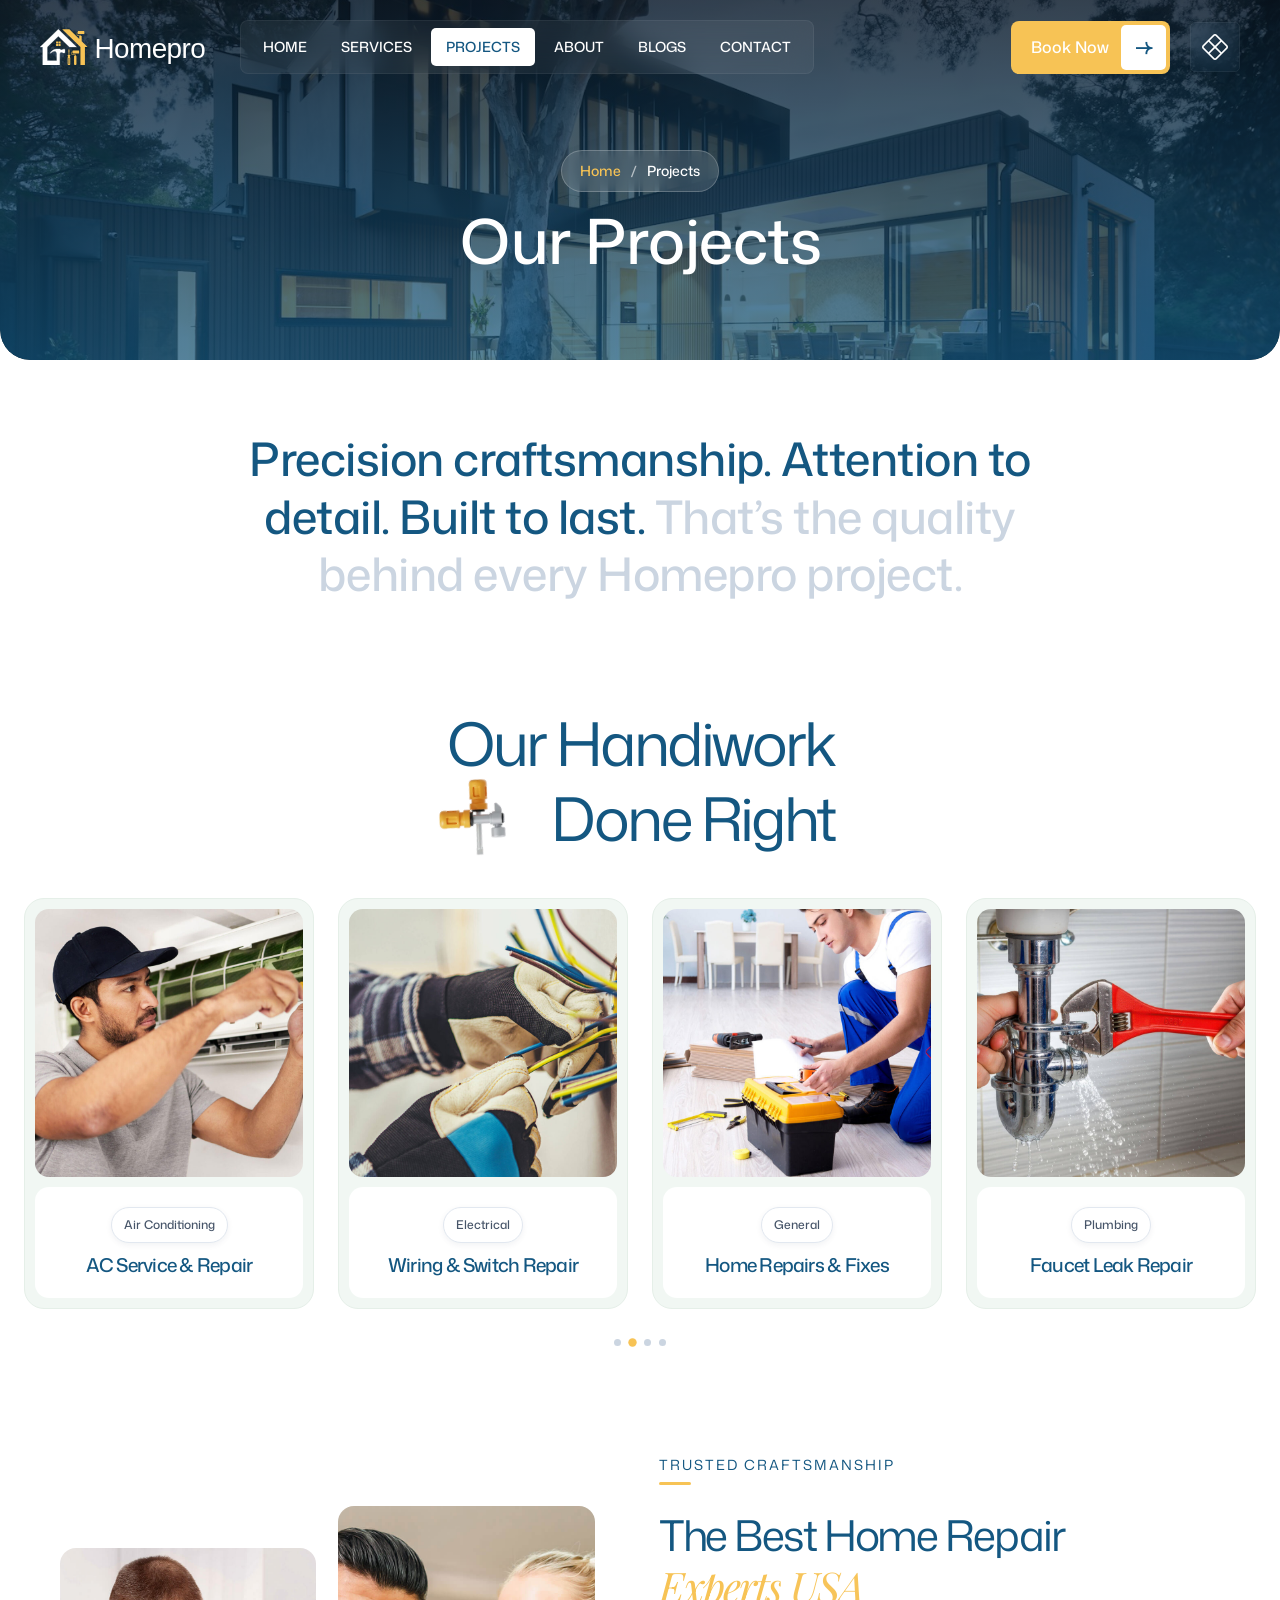
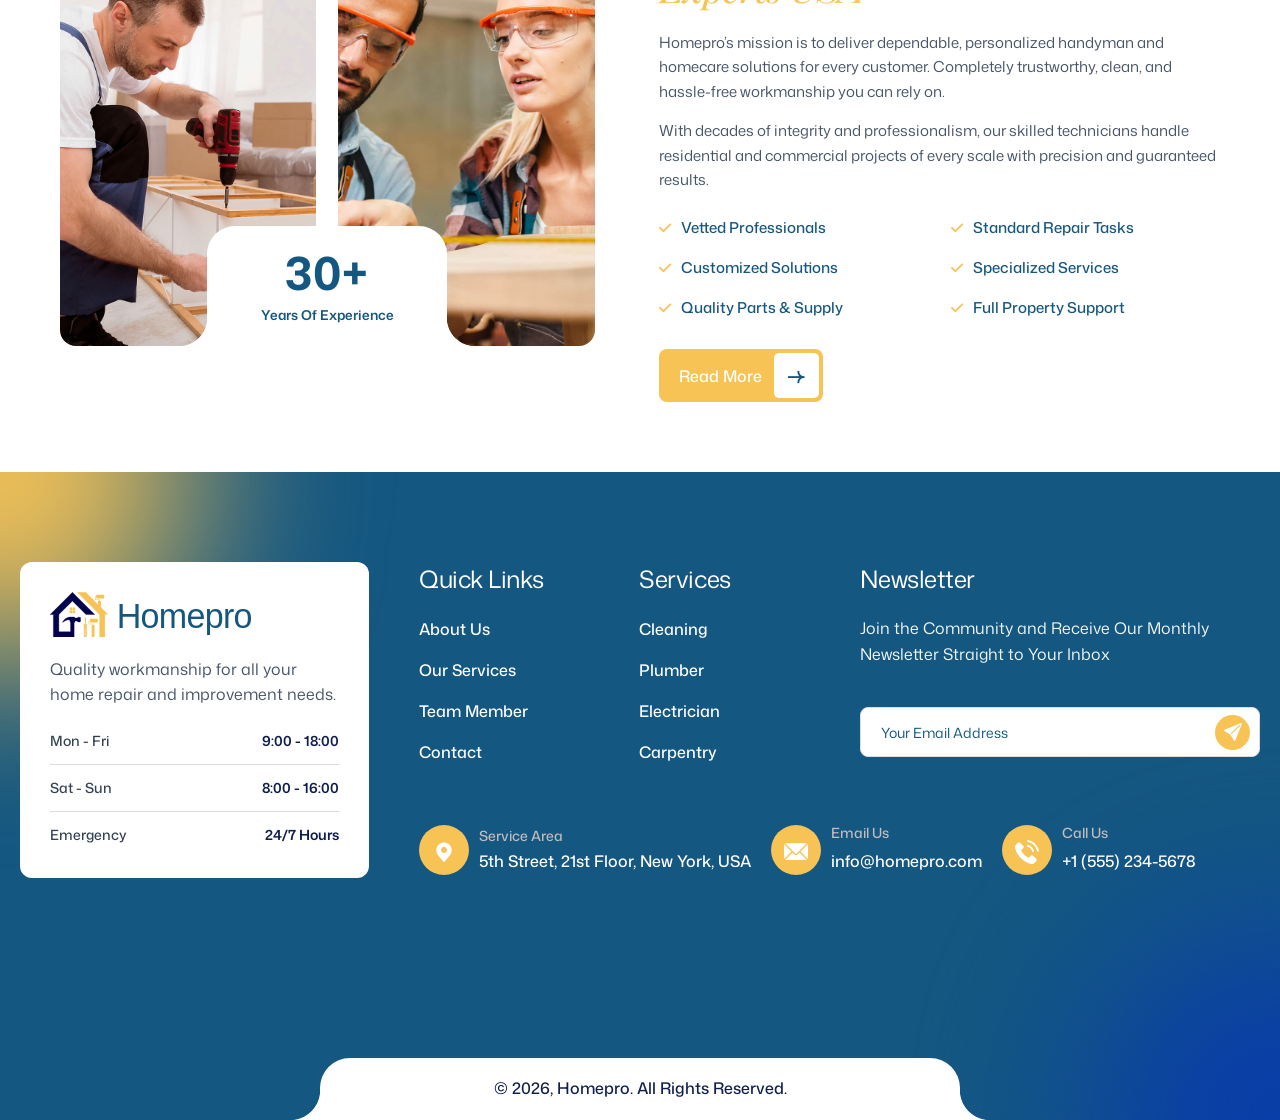
<file: projects.html>
<!DOCTYPE html>
<html lang="en-US">
<head>
<link rel="icon" type="image/svg+xml" href="favicon.svg">
	<meta charset="UTF-8" />
	<meta name="viewport" content="width=device-width, initial-scale=1" />
	<link rel="profile" href="http://gmpg.org/xfn/11" />
	
	<title>Homepro &#8211; On-Demand Home Services &amp; Repair WordPress Theme</title>
<meta name='robots' content='max-image-preview:large' />
<link rel='preconnect' href="https://fonts.gstatic.com" crossorigin />
<style id="wp-img-auto-sizes-contain-inline-css">
img:is([sizes=auto i],[sizes^="auto," i]){contain-intrinsic-size:3000px 1500px}
/*# sourceURL=wp-img-auto-sizes-contain-inline-css */
</style>
<style id="wp-emoji-styles-inline-css">

	img.wp-smiley, img.emoji {
		display: inline !important;
		border: none !important;
		box-shadow: none !important;
		height: 1em !important;
		width: 1em !important;
		margin: 0 0.07em !important;
		vertical-align: -0.1em !important;
		background: none !important;
		padding: 0 !important;
	}
/*# sourceURL=wp-emoji-styles-inline-css */
</style>
<style id="classic-theme-styles-inline-css">
/*! This file is auto-generated */
.wp-block-button__link{color:#fff;background-color:#32373c;border-radius:9999px;box-shadow:none;text-decoration:none;padding:calc(.667em + 2px) calc(1.333em + 2px);font-size:1.125em}.wp-block-file__button{background:#32373c;color:#fff;text-decoration:none}
/*# sourceURL=/wp-includes/css/classic-themes.min.css */
</style>
<style id="global-styles-inline-css">
:root{--wp--preset--aspect-ratio--square: 1;--wp--preset--aspect-ratio--4-3: 4/3;--wp--preset--aspect-ratio--3-4: 3/4;--wp--preset--aspect-ratio--3-2: 3/2;--wp--preset--aspect-ratio--2-3: 2/3;--wp--preset--aspect-ratio--16-9: 16/9;--wp--preset--aspect-ratio--9-16: 9/16;--wp--preset--color--black: #000000;--wp--preset--color--cyan-bluish-gray: #abb8c3;--wp--preset--color--white: #ffffff;--wp--preset--color--pale-pink: #f78da7;--wp--preset--color--vivid-red: #cf2e2e;--wp--preset--color--luminous-vivid-orange: #ff6900;--wp--preset--color--luminous-vivid-amber: #fcb900;--wp--preset--color--light-green-cyan: #7bdcb5;--wp--preset--color--vivid-green-cyan: #00d084;--wp--preset--color--pale-cyan-blue: #8ed1fc;--wp--preset--color--vivid-cyan-blue: #0693e3;--wp--preset--color--vivid-purple: #9b51e0;--wp--preset--gradient--vivid-cyan-blue-to-vivid-purple: linear-gradient(135deg,rgb(6,147,227) 0%,rgb(155,81,224) 100%);--wp--preset--gradient--light-green-cyan-to-vivid-green-cyan: linear-gradient(135deg,rgb(122,220,180) 0%,rgb(0,208,130) 100%);--wp--preset--gradient--luminous-vivid-amber-to-luminous-vivid-orange: linear-gradient(135deg,rgb(252,185,0) 0%,rgb(255,105,0) 100%);--wp--preset--gradient--luminous-vivid-orange-to-vivid-red: linear-gradient(135deg,rgb(255,105,0) 0%,rgb(207,46,46) 100%);--wp--preset--gradient--very-light-gray-to-cyan-bluish-gray: linear-gradient(135deg,rgb(238,238,238) 0%,rgb(169,184,195) 100%);--wp--preset--gradient--cool-to-warm-spectrum: linear-gradient(135deg,rgb(74,234,220) 0%,rgb(151,120,209) 20%,rgb(207,42,186) 40%,rgb(238,44,130) 60%,rgb(251,105,98) 80%,rgb(254,248,76) 100%);--wp--preset--gradient--blush-light-purple: linear-gradient(135deg,rgb(255,206,236) 0%,rgb(152,150,240) 100%);--wp--preset--gradient--blush-bordeaux: linear-gradient(135deg,rgb(254,205,165) 0%,rgb(254,45,45) 50%,rgb(107,0,62) 100%);--wp--preset--gradient--luminous-dusk: linear-gradient(135deg,rgb(255,203,112) 0%,rgb(199,81,192) 50%,rgb(65,88,208) 100%);--wp--preset--gradient--pale-ocean: linear-gradient(135deg,rgb(255,245,203) 0%,rgb(182,227,212) 50%,rgb(51,167,181) 100%);--wp--preset--gradient--electric-grass: linear-gradient(135deg,rgb(202,248,128) 0%,rgb(113,206,126) 100%);--wp--preset--gradient--midnight: linear-gradient(135deg,rgb(2,3,129) 0%,rgb(40,116,252) 100%);--wp--preset--font-size--small: 13px;--wp--preset--font-size--medium: 20px;--wp--preset--font-size--large: 36px;--wp--preset--font-size--x-large: 42px;--wp--preset--spacing--20: 0.44rem;--wp--preset--spacing--30: 0.67rem;--wp--preset--spacing--40: 1rem;--wp--preset--spacing--50: 1.5rem;--wp--preset--spacing--60: 2.25rem;--wp--preset--spacing--70: 3.38rem;--wp--preset--spacing--80: 5.06rem;--wp--preset--shadow--natural: 6px 6px 9px rgba(0, 0, 0, 0.2);--wp--preset--shadow--deep: 12px 12px 50px rgba(0, 0, 0, 0.4);--wp--preset--shadow--sharp: 6px 6px 0px rgba(0, 0, 0, 0.2);--wp--preset--shadow--outlined: 6px 6px 0px -3px rgb(255, 255, 255), 6px 6px rgb(0, 0, 0);--wp--preset--shadow--crisp: 6px 6px 0px rgb(0, 0, 0);}.wp-block-button{--wp--preset--dimension--25: 25%;--wp--preset--dimension--50: 50%;--wp--preset--dimension--75: 75%;--wp--preset--dimension--100: 100%;}:where(body) { margin: 0; }:where(.is-layout-flex){gap: 0.5em;}:where(.is-layout-grid){gap: 0.5em;}body .is-layout-flex{display: flex;}.is-layout-flex{flex-wrap: wrap;align-items: center;}.is-layout-flex > :is(*, div){margin: 0;}body .is-layout-grid{display: grid;}.is-layout-grid > :is(*, div){margin: 0;}body{padding-top: 0px;padding-right: 0px;padding-bottom: 0px;padding-left: 0px;}:root :where(.wp-element-button, .wp-block-button__link){background-color: #32373c;border-width: 0;color: #fff;font-family: inherit;font-size: inherit;font-style: inherit;font-weight: inherit;letter-spacing: inherit;line-height: inherit;padding-top: calc(0.667em + 2px);padding-right: calc(1.333em + 2px);padding-bottom: calc(0.667em + 2px);padding-left: calc(1.333em + 2px);text-decoration: none;text-transform: inherit;}.has-black-color{color: var(--wp--preset--color--black) !important;}.has-cyan-bluish-gray-color{color: var(--wp--preset--color--cyan-bluish-gray) !important;}.has-white-color{color: var(--wp--preset--color--white) !important;}.has-pale-pink-color{color: var(--wp--preset--color--pale-pink) !important;}.has-vivid-red-color{color: var(--wp--preset--color--vivid-red) !important;}.has-luminous-vivid-orange-color{color: var(--wp--preset--color--luminous-vivid-orange) !important;}.has-luminous-vivid-amber-color{color: var(--wp--preset--color--luminous-vivid-amber) !important;}.has-light-green-cyan-color{color: var(--wp--preset--color--light-green-cyan) !important;}.has-vivid-green-cyan-color{color: var(--wp--preset--color--vivid-green-cyan) !important;}.has-pale-cyan-blue-color{color: var(--wp--preset--color--pale-cyan-blue) !important;}.has-vivid-cyan-blue-color{color: var(--wp--preset--color--vivid-cyan-blue) !important;}.has-vivid-purple-color{color: var(--wp--preset--color--vivid-purple) !important;}.has-black-background-color{background-color: var(--wp--preset--color--black) !important;}.has-cyan-bluish-gray-background-color{background-color: var(--wp--preset--color--cyan-bluish-gray) !important;}.has-white-background-color{background-color: var(--wp--preset--color--white) !important;}.has-pale-pink-background-color{background-color: var(--wp--preset--color--pale-pink) !important;}.has-vivid-red-background-color{background-color: var(--wp--preset--color--vivid-red) !important;}.has-luminous-vivid-orange-background-color{background-color: var(--wp--preset--color--luminous-vivid-orange) !important;}.has-luminous-vivid-amber-background-color{background-color: var(--wp--preset--color--luminous-vivid-amber) !important;}.has-light-green-cyan-background-color{background-color: var(--wp--preset--color--light-green-cyan) !important;}.has-vivid-green-cyan-background-color{background-color: var(--wp--preset--color--vivid-green-cyan) !important;}.has-pale-cyan-blue-background-color{background-color: var(--wp--preset--color--pale-cyan-blue) !important;}.has-vivid-cyan-blue-background-color{background-color: var(--wp--preset--color--vivid-cyan-blue) !important;}.has-vivid-purple-background-color{background-color: var(--wp--preset--color--vivid-purple) !important;}.has-black-border-color{border-color: var(--wp--preset--color--black) !important;}.has-cyan-bluish-gray-border-color{border-color: var(--wp--preset--color--cyan-bluish-gray) !important;}.has-white-border-color{border-color: var(--wp--preset--color--white) !important;}.has-pale-pink-border-color{border-color: var(--wp--preset--color--pale-pink) !important;}.has-vivid-red-border-color{border-color: var(--wp--preset--color--vivid-red) !important;}.has-luminous-vivid-orange-border-color{border-color: var(--wp--preset--color--luminous-vivid-orange) !important;}.has-luminous-vivid-amber-border-color{border-color: var(--wp--preset--color--luminous-vivid-amber) !important;}.has-light-green-cyan-border-color{border-color: var(--wp--preset--color--light-green-cyan) !important;}.has-vivid-green-cyan-border-color{border-color: var(--wp--preset--color--vivid-green-cyan) !important;}.has-pale-cyan-blue-border-color{border-color: var(--wp--preset--color--pale-cyan-blue) !important;}.has-vivid-cyan-blue-border-color{border-color: var(--wp--preset--color--vivid-cyan-blue) !important;}.has-vivid-purple-border-color{border-color: var(--wp--preset--color--vivid-purple) !important;}.has-vivid-cyan-blue-to-vivid-purple-gradient-background{background: var(--wp--preset--gradient--vivid-cyan-blue-to-vivid-purple) !important;}.has-light-green-cyan-to-vivid-green-cyan-gradient-background{background: var(--wp--preset--gradient--light-green-cyan-to-vivid-green-cyan) !important;}.has-luminous-vivid-amber-to-luminous-vivid-orange-gradient-background{background: var(--wp--preset--gradient--luminous-vivid-amber-to-luminous-vivid-orange) !important;}.has-luminous-vivid-orange-to-vivid-red-gradient-background{background: var(--wp--preset--gradient--luminous-vivid-orange-to-vivid-red) !important;}.has-very-light-gray-to-cyan-bluish-gray-gradient-background{background: var(--wp--preset--gradient--very-light-gray-to-cyan-bluish-gray) !important;}.has-cool-to-warm-spectrum-gradient-background{background: var(--wp--preset--gradient--cool-to-warm-spectrum) !important;}.has-blush-light-purple-gradient-background{background: var(--wp--preset--gradient--blush-light-purple) !important;}.has-blush-bordeaux-gradient-background{background: var(--wp--preset--gradient--blush-bordeaux) !important;}.has-luminous-dusk-gradient-background{background: var(--wp--preset--gradient--luminous-dusk) !important;}.has-pale-ocean-gradient-background{background: var(--wp--preset--gradient--pale-ocean) !important;}.has-electric-grass-gradient-background{background: var(--wp--preset--gradient--electric-grass) !important;}.has-midnight-gradient-background{background: var(--wp--preset--gradient--midnight) !important;}.has-small-font-size{font-size: var(--wp--preset--font-size--small) !important;}.has-medium-font-size{font-size: var(--wp--preset--font-size--medium) !important;}.has-large-font-size{font-size: var(--wp--preset--font-size--large) !important;}.has-x-large-font-size{font-size: var(--wp--preset--font-size--x-large) !important;}
:root :where(.wp-block-icon svg){width: 24px;}
:where(.wp-block-gallery.is-layout-flex){gap: var( --wp--style--gallery-gap-default, var( --gallery-block--gutter-size, var( --wp--style--block-gap, 0.5em ) ) );}:where(.wp-block-gallery.is-layout-grid){gap: var( --wp--style--gallery-gap-default, var( --gallery-block--gutter-size, var( --wp--style--block-gap, 0.5em ) ) );}
:where(.wp-block-latest-posts.is-layout-flex){gap: 1.25em;}:where(.wp-block-latest-posts.is-layout-grid){gap: 1.25em;}
:where(.wp-block-post-template.is-layout-flex){gap: 1.25em;}:where(.wp-block-post-template.is-layout-grid){gap: 1.25em;}
:where(.wp-block-term-template.is-layout-flex){gap: 1.25em;}:where(.wp-block-term-template.is-layout-grid){gap: 1.25em;}
:where(.wp-block-columns.is-layout-flex){gap: 2em;}:where(.wp-block-columns.is-layout-grid){gap: 2em;}
:root :where(.wp-block-pullquote){font-size: 1.5em;line-height: 1.6;}
/*# sourceURL=global-styles-inline-css */
</style>




<style id="woocommerce-inline-inline-css">
.woocommerce form .form-row .required { visibility: visible; }
/*# sourceURL=woocommerce-inline-inline-css */
</style>
<noscript></noscript>

<script id="jquery-core-js" src="assets/js/17-jquery.min.js"></script>

<script id="jquery-js-after">
!function($){"use strict";$(document).ready(function(){$(this).scrollTop()>100&&$(".hfe-scroll-to-top-wrap").removeClass("hfe-scroll-to-top-hide"),$(window).scroll(function(){$(this).scrollTop()<100?$(".hfe-scroll-to-top-wrap").fadeOut(300):$(".hfe-scroll-to-top-wrap").fadeIn(300)}),$(".hfe-scroll-to-top-wrap").on("click",function(){$("html, body").animate({scrollTop:0},300);return!1})})}(jQuery);
!function($){'use strict';$(document).ready(function(){var bar=$('.hfe-reading-progress-bar');if(!bar.length)return;$(window).on('scroll',function(){var s=$(window).scrollTop(),d=$(document).height()-$(window).height(),p=d? s/d*100:0;bar.css('width',p+'%')});});}(jQuery);
</script>

<script id="wc-add-to-cart-js-extra">
var wc_add_to_cart_params = {"ajax_url":"/wp-admin/admin-ajax.php","wc_ajax_url":"/?wc-ajax=%%endpoint%%","i18n_view_cart":"View cart","cart_url":"#","is_cart":"","cart_redirect_after_add":"no"};
</script>


<script id="woocommerce-js-extra">
var woocommerce_params = {"ajax_url":"/wp-admin/admin-ajax.php","wc_ajax_url":"/?wc-ajax=%%endpoint%%","i18n_password_show":"Show password","i18n_password_hide":"Hide password"};
</script>

<noscript><style>.woocommerce-product-gallery{ opacity: 1 !important; }</style></noscript>
	<style>
				.e-con.e-parent:nth-of-type(n+4):not(.e-lazyloaded):not(.e-no-lazyload),
				.e-con.e-parent:nth-of-type(n+4):not(.e-lazyloaded):not(.e-no-lazyload) * {
					background-image: none !important;
				}
				@media screen and (max-height: 1024px) {
					.e-con.e-parent:nth-of-type(n+3):not(.e-lazyloaded):not(.e-no-lazyload),
					.e-con.e-parent:nth-of-type(n+3):not(.e-lazyloaded):not(.e-no-lazyload) * {
						background-image: none !important;
					}
				}
				@media screen and (max-height: 640px) {
					.e-con.e-parent:nth-of-type(n+2):not(.e-lazyloaded):not(.e-no-lazyload),
					.e-con.e-parent:nth-of-type(n+2):not(.e-lazyloaded):not(.e-no-lazyload) * {
						background-image: none !important;
					}
				}
			</style>
			<meta name="msapplication-TileImage" content="assets/images/media-54.png" />
<style id="faltu-dynamic-css">:root{--loader-img-width:250;--faltu-typography-body-font-family:Mona Sans;--faltu-typography-body-font-weight:400;--faltu-typography-body-font-size:16px;--faltu-typography-body-line-height:26px;--faltu-typography-secondary-font-family:Mona Sans;--faltu-typography-h1-font-family:Mona Sans;--faltu-typography-h1-font-weight:600;--faltu-typography-h1-font-size:80px;--faltu-typography-h1-line-height:90px;--faltu-typography-h2-font-family:Mona Sans;--faltu-typography-h2-font-weight:400;--faltu-typography-h2-font-size:60px;--faltu-typography-h2-line-height:70px;--faltu-typography-h3-font-family:Mona Sans;--faltu-typography-h3-font-weight:400;--faltu-typography-h3-font-size:34px;--faltu-typography-h3-line-height:44px;--faltu-typography-h4-font-family:Mona Sans;--faltu-typography-h4-font-weight:400;--faltu-typography-h4-font-size:28px;--faltu-typography-h4-line-height:38px;--faltu-typography-h5-font-family:Mona Sans;--faltu-typography-h5-font-weight:400;--faltu-typography-h5-font-size:24px;--faltu-typography-h5-line-height:34px;--faltu-typography-h6-font-family:Mona Sans;--faltu-typography-h6-font-weight:400;--faltu-typography-h6-font-size:20px;--faltu-typography-h6-line-height:30px;--faltu-primary-color:#F7C355;--faltu-text-color:#145781;--faltu-body-color:#444444;--faltu-white-color:#FFFFFF;--faltu-bg-dark-color:#145781;--faltu-bg-light-color:#F1F7F3;--faltu-border-light-color:#DCDCDC;}body{font-family:"Mona Sans";line-height:26px;font-weight:400;font-style:normal;font-size:16px;}h1, .h1{font-family:"Mona Sans";line-height:90px;font-weight:600;font-style:normal;font-size:80px;}h2, .h2{font-family:"Mona Sans";line-height:70px;font-weight:400;font-style:normal;font-size:60px;}h3, .h3{font-family:"Mona Sans";line-height:44px;font-weight:400;font-style:normal;font-size:34px;}h4, .h4{font-family:"Mona Sans";line-height:38px;font-weight:400;font-style:normal;font-size:28px;}h5, .h5{font-family:"Mona Sans";line-height:34px;font-weight:400;font-style:normal;font-size:24px;}h6, .h6{font-family:"Mona Sans";line-height:30px;font-weight:400;font-style:normal;font-size:20px;}</style>
<link rel="preconnect" href="#" crossorigin>
<link rel="preconnect" href="https://fonts.gstatic.com" crossorigin>
<link rel="stylesheet" href="https://cdnjs.cloudflare.com/ajax/libs/font-awesome/6.5.1/css/all.min.css">
<link rel="stylesheet" href="https://cdn.jsdelivr.net/npm/bootstrap-icons@1.11.3/font/bootstrap-icons.min.css">
<link rel="stylesheet" href="https://fonts.googleapis.com/css2?family=Mona+Sans:ital,wght@0,200..900;1,200..900&family=Playfair+Display:ital,wght@0,400..700;1,400..700&display=swap">
<link rel="stylesheet" href="assets/css/main.css">
<style id="flaticon-inline-data-uri">
@font-face {
    font-family: "flaticon_mycollection";
    src: url("[data-uri]") format("woff2");
    font-weight: normal;
    font-style: normal;
    font-display: block;
}

/*!
*    ______ _       _   _
*    |  ____| |     | | (_)
*    | |__  | | __ _| |_ _  ___ ___  _ __
*    |  __| | |/ _` | __| |/ __/ _ \| '_ \
*    | |    | | (_| | |_| | (_| (_) | | | |
*    |_|    |_|\__,_|\__|_|\___\___/|_| |_|
*
*         https://www.flaticon.com
*/



i[class^="flaticon-"]:before, i[class*=" flaticon-"]:before {
    font-family: flaticon_mycollection !important;
    font-style: normal;
    font-weight: normal !important;
    font-variant: normal;
    text-transform: none;
    line-height: 1;
    -webkit-font-smoothing: antialiased;
    -moz-osx-font-smoothing: grayscale;
    vertical-align: -0.125em;
}

.flaticon-facebook-app-symbol:before {
    content: "\f101";
}
.flaticon-twitter:before {
    content: "\f102";
}
.flaticon-instagram:before {
    content: "\f103";
}
.flaticon-youtube:before {
    content: "\f104";
}
.flaticon-dribble:before {
    content: "\f105";
}
.flaticon-reddit-logo:before {
    content: "\f106";
}
.flaticon-viber:before {
    content: "\f107";
}
.flaticon-tik-tok:before {
    content: "\f108";
}
.flaticon-asterisk:before {
    content: "\f109";
}
.flaticon-asterisk-1:before {
    content: "\f10a";
}
.flaticon-phone-call:before {
    content: "\f10b";
}
.flaticon-customer-service:before {
    content: "\f10c";
}
.flaticon-telephone:before {
    content: "\f10d";
}
.flaticon-phone-call-1:before {
    content: "\f10e";
}
.flaticon-support:before {
    content: "\f10f";
}
.flaticon-center:before {
    content: "\f110";
}
.flaticon-phone-call-2:before {
    content: "\f111";
}
.flaticon-email:before {
    content: "\f112";
}
.flaticon-email-1:before {
    content: "\f113";
}
.flaticon-email-2:before {
    content: "\f114";
}
.flaticon-email-3:before {
    content: "\f115";
}
.flaticon-email-4:before {
    content: "\f116";
}
.flaticon-pin:before {
    content: "\f117";
}
.flaticon-pin-1:before {
    content: "\f118";
}
.flaticon-home-address:before {
    content: "\f119";
}
.flaticon-web:before {
    content: "\f11a";
}
.flaticon-globe:before {
    content: "\f11b";
}
.flaticon-world-wide-web:before {
    content: "\f11c";
}
.flaticon-award-symbol:before {
    content: "\f11d";
}
.flaticon-award:before {
    content: "\f11e";
}
.flaticon-medal:before {
    content: "\f11f";
}
.flaticon-olive-branches-award-symbol:before {
    content: "\f120";
}
.flaticon-trophy:before {
    content: "\f121";
}
.flaticon-award-1:before {
    content: "\f122";
}
.flaticon-medal-1:before {
    content: "\f123";
}
.flaticon-winner:before {
    content: "\f124";
}
.flaticon-award-2:before {
    content: "\f125";
}
.flaticon-calendar:before {
    content: "\f126";
}
.flaticon-schedule:before {
    content: "\f127";
}
.flaticon-schedule-1:before {
    content: "\f128";
}
.flaticon-user:before {
    content: "\f129";
}
.flaticon-user-1:before {
    content: "\f12a";
}
.flaticon-edit-image:before {
    content: "\f12b";
}
.flaticon-edit-file:before {
    content: "\f12c";
}
.flaticon-document:before {
    content: "\f12d";
}
.flaticon-folder:before {
    content: "\f12e";
}
.flaticon-folder-1:before {
    content: "\f12f";
}
.flaticon-quote:before {
    content: "\f130";
}
.flaticon-quotation:before {
    content: "\f131";
}
.flaticon-comma:before {
    content: "\f132";
}
.flaticon-quotes:before {
    content: "\f133";
}
.flaticon-check-mark:before {
    content: "\f134";
}
.flaticon-checked:before {
    content: "\f135";
}
.flaticon-check-mark-1:before {
    content: "\f136";
}
.flaticon-check:before {
    content: "\f137";
}
.flaticon-read:before {
    content: "\f138";
}
.flaticon-thin-arrow:before {
    content: "\f139";
}
.flaticon-right-up:before {
    content: "\f13a";
}
.flaticon-arrow:before {
    content: "\f13b";
}
.flaticon-right-arrow:before {
    content: "\f13c";
}
.flaticon-right-arrow-1:before {
    content: "\f13d";
}
.flaticon-arrow-left:before {
    content: "\f13e";
}
.flaticon-chat:before {
    content: "\f13f";
}
.flaticon-back-in-time:before {
    content: "\f140";
}
.flaticon-gallery:before {
    content: "\f141";
}
.flaticon-play-button:before {
    content: "\f142";
}
.flaticon-play:before {
    content: "\f143";
}
.flaticon-play-button-1:before {
    content: "\f144";
}
.flaticon-play-1:before {
    content: "\f145";
}
.flaticon-play-2:before {
    content: "\f146";
}
.flaticon-share:before {
    content: "\f147";
}
.flaticon-paper-plane:before {
    content: "\f148";
}
.flaticon-linkedin:before {
    content: "\f149";
}
.flaticon-whatsapp:before {
    content: "\f14a";
}
.flaticon-man:before {
    content: "\f14b";
}
.flaticon-technician:before {
    content: "\f14c";
}
.flaticon-tools:before {
    content: "\f14d";
}
.flaticon-plumber:before {
    content: "\f14e";
}
.flaticon-technician-1:before {
    content: "\f14f";
}
.flaticon-troubleshooting:before {
    content: "\f150";
}
.flaticon-troubleshooting-1:before {
    content: "\f151";
}
.flaticon-broken-wire:before {
    content: "\f152";
}
.flaticon-plug:before {
    content: "\f153";
}
.flaticon-electrical-panel:before {
    content: "\f154";
}
.flaticon-electric-panel:before {
    content: "\f155";
}
.flaticon-broken-cable:before {
    content: "\f156";
}
.flaticon-electrician:before {
    content: "\f157";
}
.flaticon-tv:before {
    content: "\f158";
}
.flaticon-repair-service:before {
    content: "\f159";
}
.flaticon-wire:before {
    content: "\f15a";
}
.flaticon-wire-1:before {
    content: "\f15b";
}
.flaticon-chandelier:before {
    content: "\f15c";
}
.flaticon-electrical-mechanic:before {
    content: "\f15d";
}
.flaticon-electricity:before {
    content: "\f15e";
}
.flaticon-electrician-1:before {
    content: "\f15f";
}
.flaticon-circuit-breaker:before {
    content: "\f160";
}
.flaticon-leak:before {
    content: "\f161";
}
.flaticon-leak-1:before {
    content: "\f162";
}
.flaticon-faucet:before {
    content: "\f163";
}
.flaticon-repair:before {
    content: "\f164";
}
.flaticon-sink:before {
    content: "\f165";
}
.flaticon-plumbing-maintenance:before {
    content: "\f166";
}
.flaticon-repairing:before {
    content: "\f167";
}
.flaticon-system:before {
    content: "\f168";
}
.flaticon-unclogging:before {
    content: "\f169";
}
.flaticon-drain:before {
    content: "\f16a";
}
.flaticon-pipe:before {
    content: "\f16b";
}
.flaticon-cutting:before {
    content: "\f16c";
}
.flaticon-plumbing-accessory:before {
    content: "\f16d";
}
.flaticon-boiler:before {
    content: "\f16e";
}
.flaticon-heater:before {
    content: "\f16f";
}
.flaticon-water:before {
    content: "\f170";
}
.flaticon-pressure-gauge:before {
    content: "\f171";
}
.flaticon-pipe-1:before {
    content: "\f172";
}
.flaticon-basin:before {
    content: "\f173";
}
.flaticon-plumber-1:before {
    content: "\f174";
}
.flaticon-faucet-1:before {
    content: "\f175";
}
.flaticon-pipes:before {
    content: "\f176";
}
.flaticon-plumbing:before {
    content: "\f177";
}
.flaticon-plumber-2:before {
    content: "\f178";
}
.flaticon-toilet:before {
    content: "\f179";
}
.flaticon-faucet-2:before {
    content: "\f17a";
}
.flaticon-shower:before {
    content: "\f17b";
}
.flaticon-air-conditioner:before {
    content: "\f17c";
}
.flaticon-air-conditioner-1:before {
    content: "\f17d";
}
.flaticon-air-conditioner-2:before {
    content: "\f17e";
}
.flaticon-air-conditioner-3:before {
    content: "\f17f";
}
.flaticon-ac:before {
    content: "\f180";
}
.flaticon-air-conditioner-4:before {
    content: "\f181";
}
.flaticon-compressor:before {
    content: "\f182";
}
.flaticon-installation:before {
    content: "\f183";
}
.flaticon-maintenance:before {
    content: "\f184";
}
.flaticon-setting:before {
    content: "\f185";
}
.flaticon-maintenance-1:before {
    content: "\f186";
}
.flaticon-air-filter:before {
    content: "\f187";
}
.flaticon-air:before {
    content: "\f188";
}
.flaticon-repair-service-1:before {
    content: "\f189";
}
.flaticon-cleaning:before {
    content: "\f18a";
}
.flaticon-water-leak:before {
    content: "\f18b";
}
.flaticon-ac-1:before {
    content: "\f18c";
}
.flaticon-refilling:before {
    content: "\f18d";
}
.flaticon-repair-1:before {
    content: "\f18e";
}
.flaticon-air-conditioner-5:before {
    content: "\f18f";
}
.flaticon-system-1:before {
    content: "\f190";
}
.flaticon-cleaning-service:before {
    content: "\f191";
}
.flaticon-clean:before {
    content: "\f192";
}
.flaticon-ac-2:before {
    content: "\f193";
}
.flaticon-hotel:before {
    content: "\f194";
}
.flaticon-cleaning-1:before {
    content: "\f195";
}
.flaticon-oosouji:before {
    content: "\f196";
}
.flaticon-home:before {
    content: "\f197";
}
.flaticon-sofa:before {
    content: "\f198";
}
.flaticon-kitchen:before {
    content: "\f199";
}
.flaticon-cleaning-after-builders:before {
    content: "\f19a";
}
.flaticon-cleaning-2:before {
    content: "\f19b";
}
.flaticon-washing:before {
    content: "\f19c";
}
.flaticon-hot-water:before {
    content: "\f19d";
}
.flaticon-kitchen-1:before {
    content: "\f19e";
}
.flaticon-shower-1:before {
    content: "\f19f";
}
.flaticon-toilet-1:before {
    content: "\f1a0";
}
.flaticon-bathroom:before {
    content: "\f1a1";
}
.flaticon-water-closet:before {
    content: "\f1a2";
}
.flaticon-window-cleaning:before {
    content: "\f1a3";
}
.flaticon-window:before {
    content: "\f1a4";
}
.flaticon-window-cleaning-1:before {
    content: "\f1a5";
}
.flaticon-power-washing:before {
    content: "\f1a6";
}
.flaticon-carpet:before {
    content: "\f1a7";
}
.flaticon-mop:before {
    content: "\f1a8";
}
.flaticon-cleaning-tools:before {
    content: "\f1a9";
}
.flaticon-cleaning-3:before {
    content: "\f1aa";
}
.flaticon-house-cleaning:before {
    content: "\f1ab";
}
.flaticon-housekeeping:before {
    content: "\f1ac";
}
.flaticon-clean-1:before {
    content: "\f1ad";
}
.flaticon-cleaning-service-1:before {
    content: "\f1ae";
}
.flaticon-crew:before {
    content: "\f1af";
}
.flaticon-cleaning-cart:before {
    content: "\f1b0";
}
.flaticon-laundry-service:before {
    content: "\f1b1";
}
.flaticon-office-cleaning:before {
    content: "\f1b2";
}
.flaticon-cleaner:before {
    content: "\f1b3";
}
.flaticon-janitorial-service:before {
    content: "\f1b4";
}
.flaticon-hotel-cleaning:before {
    content: "\f1b5";
}
.flaticon-cleaner-1:before {
    content: "\f1b6";
}
.flaticon-office:before {
    content: "\f1b7";
}
.flaticon-cleaning-tool:before {
    content: "\f1b8";
}
.flaticon-oil:before {
    content: "\f1b9";
}
.flaticon-lubricant:before {
    content: "\f1ba";
}
.flaticon-water-pump:before {
    content: "\f1bb";
}
.flaticon-installation-1:before {
    content: "\f1bc";
}
.flaticon-technician-2:before {
    content: "\f1bd";
}
.flaticon-check-1:before {
    content: "\f1be";
}
.flaticon-machine-oil:before {
    content: "\f1bf";
}
.flaticon-mechanical-engineering:before {
    content: "\f1c0";
}
.flaticon-welding:before {
    content: "\f1c1";
}
.flaticon-welding-1:before {
    content: "\f1c2";
}
.flaticon-welding-2:before {
    content: "\f1c3";
}
.flaticon-tool-box:before {
    content: "\f1c4";
}
.flaticon-wrench:before {
    content: "\f1c5";
}
.flaticon-predictive:before {
    content: "\f1c6";
}
.flaticon-tools-1:before {
    content: "\f1c7";
}
.flaticon-mechanic:before {
    content: "\f1c8";
}
.flaticon-spare-parts:before {
    content: "\f1c9";
}
.flaticon-mechanical:before {
    content: "\f1ca";
}
.flaticon-car:before {
    content: "\f1cb";
}
.flaticon-motor:before {
    content: "\f1cc";
}
.flaticon-motor-1:before {
    content: "\f1cd";
}
.flaticon-car-1:before {
    content: "\f1ce";
}
.flaticon-service:before {
    content: "\f1cf";
}
.flaticon-installation-2:before {
    content: "\f1d0";
}
.flaticon-folder-2:before {
    content: "\f1d1";
}
.flaticon-cabinet:before {
    content: "\f1d2";
}
.flaticon-repairing-1:before {
    content: "\f1d3";
}
.flaticon-floor:before {
    content: "\f1d4";
}
.flaticon-window-1:before {
    content: "\f1d5";
}
.flaticon-screwdriver:before {
    content: "\f1d6";
}
.flaticon-carpentry:before {
    content: "\f1d7";
}
.flaticon-construction:before {
    content: "\f1d8";
}
.flaticon-carpenter:before {
    content: "\f1d9";
}
.flaticon-interior-design:before {
    content: "\f1da";
}
.flaticon-paint-brush:before {
    content: "\f1db";
}
.flaticon-paint-roller:before {
    content: "\f1dc";
}
.flaticon-paint-roller-1:before {
    content: "\f1dd";
}
.flaticon-painting:before {
    content: "\f1de";
}
.flaticon-ceiling:before {
    content: "\f1df";
}
.flaticon-car-painting:before {
    content: "\f1e0";
}
.flaticon-wallpaper:before {
    content: "\f1e1";
}
.flaticon-surface:before {
    content: "\f1e2";
}
.flaticon-clean-2:before {
    content: "\f1e3";
}
.flaticon-paint-roller-2:before {
    content: "\f1e4";
}
.flaticon-paint-spray:before {
    content: "\f1e5";
}
.flaticon-paint-brush-1:before {
    content: "\f1e6";
}
.flaticon-workshop:before {
    content: "\f1e7";
}
.flaticon-electrician-service:before {
    content: "\f1e8";
}
.flaticon-house:before {
    content: "\f1e9";
}
.flaticon-roof:before {
    content: "\f1ea";
}
.flaticon-home-repair:before {
    content: "\f1eb";
}
.flaticon-house-maintenance:before {
    content: "\f1ec";
}
.flaticon-building:before {
    content: "\f1ed";
}
.flaticon-property-management:before {
    content: "\f1ee";
}
.flaticon-car-repair:before {
    content: "\f1ef";
}
.flaticon-development:before {
    content: "\f1f0";
}
.flaticon-bed:before {
    content: "\f1f1";
}
.flaticon-house-1:before {
    content: "\f1f2";
}
.flaticon-washing-machine:before {
    content: "\f1f3";
}
.flaticon-appliance-repair:before {
    content: "\f1f4";
}
.flaticon-washing-machine-1:before {
    content: "\f1f5";
}
.flaticon-review:before {
    content: "\f1f6";
}
.flaticon-rating:before {
    content: "\f1f7";
}
.flaticon-happy:before {
    content: "\f1f8";
}
.flaticon-chat-1:before {
    content: "\f1f9";
}
.flaticon-affordable:before {
    content: "\f1fa";
}
.flaticon-clock:before {
    content: "\f1fb";
}
.flaticon-clock-1:before {
    content: "\f1fc";
}
.flaticon-rapid:before {
    content: "\f1fd";
}
.flaticon-fast-time:before {
    content: "\f1fe";
}


</style>
<style id="master-perfect-overrides">
:root {
    --faltu-primary-color: #F7C355 !important;
    --faltu-bg-dark-color: #145781 !important;
    --faltu-text-color: #145781 !important;
    --e-global-color-primary: #145781 !important;
    --e-global-color-secondary: #F7C355 !important;
    --e-global-color-accent: #F7C355 !important;
}

/* Hide Preloader permanently */
#ht-preloader, .preloader, #preloader, #page-loading, .page-loading {
    display: none !important;
    opacity: 0 !important;
    visibility: hidden !important;
    z-index: -9999 !important;
}
body {
    overflow: visible !important;
    opacity: 1 !important;
    visibility: visible !important;
}

/* Icons Visibility */
.service-icon i,
.service-icon .flaticon,
.service-icon [class^="flaticon-"] {
    color: #FFFFFF !important;
    font-size: 46px !important;
    line-height: 1 !important;
    display: inline-block !important;
    visibility: visible !important;
    opacity: 1 !important;
}
.service-item:hover .service-icon i,
.service-item.style-1:hover .service-icon i {
    color: #145781 !important;
}
i.flaticon, [class^="flaticon-"], [class*=" flaticon-"], [class^="flaticon-"]:before, [class*=" flaticon-"]:before, [class^="flaticon-"]:after, [class*=" flaticon-"]:after {
    font-family: "flaticon_mycollection" !important;
    visibility: visible !important;
    opacity: 1 !important;
}

/* Contact / Booking Call / Email Red Icons -> Light Brown #F7C355 */
.contact-info li i,
.contact-icon i,
.contact-info .flaticon,
.elementor-widget-contact-info i {
    color: #F7C355 !important;
}

/* Consistent Italic Serif Accent for ALL Site Headings */
.theme-title h2 .title-sub,
.theme-title h1 .title-sub {
    font-family: 'Playfair Display', Georgia, serif !important;
    font-style: italic !important;
    font-weight: 400 !important;
    color: #F7C355 !important;
}

/* Service Hours Box (Offcanvas Sidebar Only) - Pure White Text */
.elementor-17094 .elementor-widget-working-hours,
.elementor-17094 .elementor-widget-working-hours *,
.elementor-element-7171aa9,
.elementor-element-7171aa9 * {
    color: #FFFFFF !important;
}

/* Footer White Card Working Hours - Dark Readable Text */
.elementor-17089 .elementor-element-78c54be .working-hours-item .working-day,
.elementor-17089 .elementor-element-5eec613 .working-hours-item .working-day {
    color: #334155 !important;
}
.elementor-17089 .elementor-element-78c54be .working-hours-item .working-time,
.elementor-17089 .elementor-element-5eec613 .working-hours-item .working-time {
    color: #0F1E4C !important;
}
.elementor-17089 .elementor-element-78c54be .elementor-widget-text-editor,
.elementor-17089 .elementor-element-78c54be .elementor-widget-text-editor p {
    color: #475569 !important;
}

/* Offcanvas Drawer White Heading & Visible Icons */
.elementor-17094 .ht-heading,
.elementor-17094 .ht-heading.text-white,
.ht-main-nav-content .ht-heading {
    color: #FFFFFF !important;
}
.elementor-17094 .contact-icon i,
.ht-main-nav-content .contact-icon i,
.elementor-17094 .contact-info li i,
.ht-main-nav-content .contact-info li i {
    color: #FFFFFF !important;
}
#colophon .contact-icon i,
.elementor-17089 .contact-icon i,
#colophon .contact-info li i,
.elementor-17089 .contact-info li i {
    color: #FFFFFF !important;
}

/* Sub-Heading Design */
.ht-subtitle,
.faltu-sub-title,
.sub-title,
.ht-subtitle h6,
.theme-title .ht-subtitle,
.theme-title .ht-subtitle h6 {
    display: inline-block !important;
    background: transparent !important;
    box-shadow: none !important;
    border: none !important;
    padding: 0 0 6px 0 !important;
    margin-bottom: 12px !important;
    border-radius: 0 !important;
}
.ht-subtitle h6,
.faltu-sub-title,
.sub-title {
    font-family: var(--faltu-typography-body-font-family, 'Mona Sans', sans-serif) !important;
    font-size: 14px !important;
    font-weight: 400 !important;
    text-transform: uppercase !important;
    letter-spacing: 2px !important;
    color: #145781 !important;
    position: relative !important;
    display: inline-flex !important;
    align-items: center !important;
    gap: 8px !important;
}
.ht-subtitle h6::after,
.faltu-sub-title::after {
    content: "" !important;
    position: absolute !important;
    bottom: -4px !important;
    left: 0 !important;
    width: 32px !important;
    height: 3px !important;
    background: #F7C355 !important;
    border-radius: 2px !important;
}
.text-center .ht-subtitle h6::after {
    left: 50% !important;
    transform: translateX(-50%) !important;
}
.ht-subtitle h6::before,
.faltu-sub-title::before {
    display: none !important;
    content: none !important;
}

/* Clean Original Footer (#colophon & .elementor-17089) */
#colophon,
footer#colophon,
.elementor-17089,
.elementor-17089 .elementor-element-dc02960 {
    background-color: #145781 !important;
    background-image: none !important;
    border-radius: 0 !important;
}
.elementor-17089 .elementor-element-dc02960 {
    padding-bottom: 0 !important;
}
.elementor-17089 .elementor-element-d8ad5fa {
    margin-top: 40px !important;
    padding-bottom: 0 !important;
    opacity: 1 !important;
    transform: none !important;
}
.elementor-17089 .elementor-element-a12878f {
    background-color: #FFFFFF !important;
    border-radius: 30px 30px 0 0 !important;
    padding: 18px 30px !important;
}
.elementor-17089 .elementor-element-129ed27,
.elementor-17089 .elementor-element-129ed27 p {
    color: #0F1E4C !important;
}
.elementor-17089 .elementor-element-dc02960::before,
.elementor-17089 .elementor-element-dc02960::after,
.footer-shape, .footer-corner,
[class*="footer-shape"],
.elementor-shape, .elementor-shape-bottom, .elementor-shape-top,
.elementor-shape-svg {
    display: none !important;
    background: none !important;
    background-image: none !important;
    opacity: 0 !important;
    visibility: hidden !important;
    content: none !important;
}

/* 50px Gap Between "Our Handiwork Done Right" Heading & Portfolio Images */
.elementor-element-e3519ce {
    margin-top: 50px !important;
}

/* Match "Our Handiwork Done Right" & "Reviews From Our Clients" Heading Size to Site H2s */
.theme-title.style-3 h2,
.theme-title.style-3 .title-text-img h2,
.theme-title.style-3 .title-text-img span {
    font-size: var(--faltu-typography-h2-font-size, 60px) !important;
    line-height: var(--faltu-typography-h2-line-height, 70px) !important;
    font-weight: var(--faltu-typography-h2-font-weight, 400) !important;
}
.theme-title.style-3 .title-icon img {
    width: 65px !important;
}

/* Portfolio Cards (.portfolio-item.style-1) - Sleek Hover Text Overlay Inside Image */
.portfolio-item.style-1 {
    position: relative !important;
    overflow: hidden !important;
    border-radius: 20px !important;
    box-shadow: 0 12px 30px rgba(20, 87, 129, 0.1) !important;
    background: transparent !important;
    padding: 0 !important;
    margin: 0 !important;
}
.portfolio-item.style-1 .portfolio-image {
    position: relative !important;
    overflow: hidden !important;
    border-radius: 20px !important;
    margin: 0 !important;
}
.portfolio-item.style-1 .portfolio-image img {
    width: 100% !important;
    display: block !important;
    transition: transform 0.55s cubic-bezier(0.4, 0, 0.2, 1) !important;
}
.portfolio-item.style-1:hover .portfolio-image img {
    transform: scale(1.07) !important;
}
.portfolio-item.style-1 .portfolio-desc {
    position: absolute !important;
    inset: 0 !important;
    display: flex !important;
    flex-direction: column !important;
    justify-content: flex-end !important;
    align-items: flex-start !important;
    padding: 28px !important;
    margin: 0 !important;
    border-radius: 20px !important;
    background: linear-gradient(to top, rgba(11, 29, 44, 0.92) 0%, rgba(20, 87, 129, 0.48) 55%, transparent 100%) !important;
    opacity: 0 !important;
    transition: opacity 0.35s ease !important;
    z-index: 3 !important;
    box-shadow: none !important;
    border: none !important;
}
.portfolio-item.style-1:hover .portfolio-desc {
    opacity: 1 !important;
}
.portfolio-item.style-1 .portfolio-subtitle {
    order: -1 !important;
    display: inline-block !important;
    background: #F7C355 !important;
    color: #145781 !important;
    font-size: 12px !important;
    font-weight: 600 !important;
    letter-spacing: 0.8px !important;
    text-transform: uppercase !important;
    padding: 5px 14px !important;
    border-radius: 50px !important;
    margin-bottom: 10px !important;
    transform: translateY(12px);
    transition: transform 0.35s ease !important;
}
.portfolio-item.style-1 .portfolio-title {
    transform: translateY(12px);
    transition: transform 0.35s ease 0.05s !important;
}
.portfolio-item.style-1:hover .portfolio-subtitle,
.portfolio-item.style-1:hover .portfolio-title {
    transform: translateY(0) !important;
}
.portfolio-item.style-1 .portfolio-title h4 {
    margin: 0 !important;
}
.portfolio-item.style-1 .portfolio-title h4 a {
    color: #FFFFFF !important;
    text-decoration: none !important;
}
.portfolio-item.style-1 .portfolio-title h4 a:hover {
    color: #F7C355 !important;
}

/* Seamless Section Transitions (No White Stripe Gaps Between Colored Sections) */
.elementor-5976 {
    display: flex !important;
    flex-direction: column !important;
    gap: 0 !important;
}
#colophon,
footer#colophon {
    margin-top: 0 !important;
}

/* Remove Text Marquee Lines Only (Keep Testimonial Reviews Visible!) */
.elementor-widget-marquee-animation,
.marquee-wrap:not(.testimonial-marquee),
[data-widget_type="marquee-animation.default"] {
    display: none !important;
}
</style>


<style id="global-smooth-animations">
/* 0. Page-Wide Smooth Scroll */
html {
    scroll-behavior: smooth;
}

/* 1. Uniform Fixed Site-Wide Transition Curve (0.4s everywhere) */
:root {
    --apna-ease: 0.4s cubic-bezier(0.22, 1, 0.36, 1);
}

a, button, .btn, input, textarea, select, input[type="submit"],
.main-nav a, .main-nav li,
.service-item, .service-item .service-image, .service-item .service-image img,
.service-item .service-icon, .service-item .service-icon i,
.service-item .service-title a, .service-item .service-btn, .service-item .link-btn,
.portfolio-item, .portfolio-item *, .step-card, .step-circle, .fx-stat-card,
.why-clean-list li, .why-check-dot, .why-list-title, .why-list-arrow,
.why-img-frame, .kf-feat-item, .kf-feat-icon i, .kf-stat-block,
.testimonial.style-1, .team-member, .team-member *,
.elementor-icon, .contact-icon, .accordion-item, .accordion-button {
    transition: all var(--apna-ease) !important;
}

/* 2. Header Sub-Menu Smooth Fade + Slide Animation */
.main-nav ul.sub-menu,
.main-nav li > ul.sub-menu {
    display: block !important;
    opacity: 0 !important;
    visibility: hidden !important;
    transform: translateY(14px) !important;
    pointer-events: none !important;
    transition: all var(--apna-ease) !important;
}
.main-nav li:hover > ul.sub-menu,
.main-nav li.focus > ul.sub-menu {
    opacity: 1 !important;
    visibility: visible !important;
    transform: translateY(0) !important;
    pointer-events: auto !important;
}

/* 3. Header Sidebar / Offcanvas Drawer Smooth Slide Transition */
.ht-sidenav, .ht-main-nav, .ht-main-nav-content, nav.ht-sidenav, [class*="sidenav"] {
    transition: transform var(--apna-ease), opacity var(--apna-ease), visibility var(--apna-ease) !important;
}

/* 4. Smooth Hover Micro-Interactions */
.service-item:hover,
.team-member:hover,
.testimonial.style-1:hover {
    transform: translateY(-6px) !important;
}
.kf-feat-item:hover {
    transform: translateY(-4px) !important;
}
.kf-feat-item:hover .kf-feat-icon i {
    transform: scale(1.1) !important;
}
#colophon a:hover {
    color: #F7C355 !important;
}
#colophon .footer-menu > li > a {
    position: relative !important;
    display: inline-block !important;
    text-decoration: none !important;
    border-bottom: none !important;
}
#colophon .footer-menu > li > a:hover,
#colophon .footer-menu > li > a:focus {
    text-decoration: none !important;
    border-bottom: none !important;
}
#colophon .footer-menu > li > a::before {
    display: none !important;
    content: none !important;
}
#colophon .footer-menu > li > a::after {
    content: "" !important;
    position: absolute !important;
    left: 0 !important;
    bottom: -3px !important;
    width: 100% !important;
    height: 1px !important;
    background: #F7C355 !important;
    transform: scaleX(0) !important;
    transform-origin: right !important;
    transition: transform var(--apna-ease) !important;
}
#colophon .footer-menu > li > a:hover::after {
    transform: scaleX(1) !important;
    transform-origin: left !important;
}
#colophon .social-icons a:hover,
#colophon .elementor-social-icon:hover {
    transform: translateY(-3px) scale(1.06) !important;
}

/* 5. Uniform 70px Vertical Section Spacing Across Entire Site */
.elementor-element-1e69975,
.elementor-element-e8fa7a5 {
    display: none !important;
}
.elementor-5976 > .e-con.e-parent:not(.elementor-element-868c1c6):not(.elementor-element-dfa34fd):not(.elementor-element-0c49499):not(.elementor-element-eedccf6):not(.elementor-element-e8fa7a5):not(.elementor-element-1e69975),
#key-features,
#simple-steps {
    --padding-top: 35px !important;
    --padding-bottom: 35px !important;
    padding-top: 35px !important;
    padding-bottom: 35px !important;
    padding-block-start: 35px !important;
    padding-block-end: 35px !important;
    margin-top: 0 !important;
    margin-bottom: 0 !important;
}
.elementor-5976 > .e-con.e-parent:not(.elementor-element-868c1c6):not(.elementor-element-dfa34fd):not(.elementor-element-0c49499):not(.elementor-element-eedccf6):not(.elementor-element-e8fa7a5):not(.elementor-element-1e69975) > .e-con-inner {
    padding-top: 0 !important;
    padding-bottom: 0 !important;
    padding-block-start: 0 !important;
    padding-block-end: 0 !important;
}
/* First section after Hero & Last section before Footer get full 70px outer edge */
.elementor-5976 > .e-con.e-parent.elementor-element-adb99f1 {
    --padding-top: 70px !important;
    --padding-bottom: 35px !important;
    padding-top: 70px !important;
    padding-bottom: 35px !important;
    padding-block-start: 70px !important;
    padding-block-end: 35px !important;
}
.elementor-5976 > .e-con.e-parent.elementor-element-b71e4af {
    --padding-top: 35px !important;
    --padding-bottom: 70px !important;
    padding-top: 35px !important;
    padding-bottom: 70px !important;
    padding-block-start: 35px !important;
    padding-block-end: 70px !important;
}
/* Services heading (a922917) & Services grid (64ee935) act as one unified section */
.elementor-5976 > .e-con.e-parent.elementor-element-a922917 {
    --padding-top: 35px !important;
    --padding-bottom: 30px !important;
    padding-top: 35px !important;
    padding-bottom: 30px !important;
    padding-block-start: 35px !important;
    padding-block-end: 30px !important;
}
.elementor-5976 > .e-con.e-parent.elementor-element-64ee935 {
    --padding-top: 0px !important;
    --padding-bottom: 35px !important;
    padding-top: 0 !important;
    padding-bottom: 35px !important;
    padding-block-start: 0 !important;
    padding-block-end: 35px !important;
}
/* Colored/full-bleed sections: 70px internal padding + 35px outer margin (= 70px gap with adjacent 35px sections) */
#why-choose-us {
    padding-top: 70px !important;
    padding-bottom: 70px !important;
    margin-top: 35px !important;
    margin-bottom: 35px !important;
}
.elementor-5976 > .e-con.e-parent.elementor-element-82c0fe4 {
    --padding-bottom: 70px !important;
    padding-bottom: 70px !important;
    padding-block-end: 70px !important;
    border-bottom-left-radius: 0 !important;
    border-bottom-right-radius: 0 !important;
}
.fx-experience-banner {
    padding-top: 70px !important;
    padding-bottom: 70px !important;
    margin-top: 0 !important;
    margin-bottom: 35px !important;
}
.elementor-element-0c49499 {
    margin-top: 35px !important;
}
.elementor-element-eedccf6 {
    --padding-bottom: 35px !important;
    padding-bottom: 35px !important;
    padding-block-end: 35px !important;
}
.elementor-element-eedccf6 > .e-con-inner {
    padding-bottom: 0 !important;
    padding-block-end: 0 !important;
}
.elementor-17089 .elementor-element-dc02960 {
    padding-top: 70px !important;
}

/* 6. Scroll Entrance Animation System (Banner, Custom Sections, Footer) */
.apna-reveal {
    opacity: 0;
    transform: translateY(32px);
    transition: opacity var(--apna-ease), transform var(--apna-ease) !important;
    will-change: opacity, transform;
}
.apna-reveal.apna-visible {
    opacity: 1 !important;
    transform: translateY(0) !important;
}
.apna-delay-1 { transition-delay: 0.08s !important; }
.apna-delay-2 { transition-delay: 0.16s !important; }
.apna-delay-3 { transition-delay: 0.24s !important; }
.apna-delay-4 { transition-delay: 0.32s !important; }



/* Projects Last Section: Overlapping Collage + 30+ Badge + Checkmark Grid */
.proj-experts-section {
    font-family: var(--faltu-typography-body-font-family, 'Mona Sans', sans-serif) !important;
}
.proj-experts-section .title-sub,
.proj-experts-section .title-sub * {
    font-family: 'Playfair Display', Georgia, serif !important;
    font-style: italic !important;
    font-weight: 400 !important;
    color: #F7C355 !important;
}
.proj-experts-section {
    background: #FFFFFF !important;
    padding: 35px 60px 70px 60px !important;
}
.proj-experts-container {
    max-width: 1200px;
    margin: 0 auto;
}
.proj-experts-grid {
    display: grid;
    grid-template-columns: 1fr 1.05fr;
    gap: 64px;
    align-items: center;
}
.proj-experts-collage {
    position: relative;
    display: grid;
    grid-template-columns: 1fr 1fr;
    gap: 22px;
    align-items: start;
    padding-bottom: 0;
}
.proj-collage-img {
    border-radius: 16px;
    overflow: hidden;
    box-shadow: none !important;
}
.proj-collage-img img {
    width: 100%;
    height: 430px;
    object-fit: cover;
    display: block;
    transition: transform 0.4s cubic-bezier(0.22, 1, 0.36, 1) !important;
}
.proj-collage-img:hover img {
    transform: scale(1.05);
}
.proj-collage-left {
    margin-top: 42px;
}
.proj-collage-left img {
    height: 398px;
}
.proj-collage-right {
    margin-top: 0;
}
.proj-collage-right img {
    height: 440px;
}
.proj-exp-badge {
    position: absolute;
    left: 50%;
    bottom: 0;
    transform: translateX(-50%);
    width: 240px;
    padding: 24px 22px 18px 22px;
    background: #FFFFFF;
    border-radius: 28px 28px 0 0;
    text-align: center;
    z-index: 3;
    transition: transform 0.4s cubic-bezier(0.22, 1, 0.36, 1) !important;
}
.proj-exp-badge::before,
.proj-exp-badge::after {
    content: "";
    position: absolute;
    bottom: 0;
    width: 28px;
    height: 28px;
    pointer-events: none;
}
.proj-exp-badge::before {
    left: -28px;
    background-image: radial-gradient(at top left, transparent 70%, #FFFFFF 72%);
}
.proj-exp-badge::after {
    right: -28px;
    background-image: radial-gradient(at top right, transparent 70%, #FFFFFF 72%);
}
.proj-exp-badge:hover {
    transform: translateX(-50%);
}
.proj-exp-num {
    font-size: 46px;
    font-weight: 700;
    line-height: 1;
    color: #145781;
    margin-bottom: 6px;
}
.proj-exp-lbl {
    font-size: 13.5px;
    font-weight: 600;
    color: #145781;
}
.proj-experts-head {
    margin-bottom: 18px !important;
}
.proj-experts-head h2 {
    color: #145781 !important;
    font-size: clamp(30px, 3.3vw, 44px) !important;
    line-height: 1.18 !important;
}
.proj-experts-p {
    margin: 0 0 14px 0 !important;
    font-size: 15px;
    line-height: 1.65;
    color: #475569;
}
.proj-checks-grid {
    display: grid;
    grid-template-columns: 1fr 1fr;
    gap: 14px 24px;
    margin: 22px 0 28px 0;
}
.proj-check-item {
    display: flex;
    align-items: center;
    gap: 10px;
    font-size: 15px;
    font-weight: 500;
    color: #145781;
}
.proj-check-item i {
    color: #F7C355;
    font-size: 14px;
}
@media (max-width: 991px) {
    .proj-experts-section {
        padding: 35px 24px 70px 24px !important;
    }
    .proj-experts-grid {
        grid-template-columns: 1fr;
        gap: 44px;
    }
}
@media (max-width: 600px) {
    .proj-collage-img img {
        height: 290px;
    }
    .proj-checks-grid {
        grid-template-columns: 1fr;
    }
}

/* Clean 4-Card Project Grid (Homepro Style) */
.projects-showcase-sec, .projects-showcase-sec * {
    font-family: var(--faltu-typography-body-font-family, 'Mona Sans', sans-serif) !important;
}
.projects-showcase-sec {
    background: #FFFFFF !important;
    padding: 35px 24px 70px 24px !important;
}
.projects-showcase-container {
    max-width: 1280px;
    margin: 0 auto;
}
.projects-sec-title {
    margin-bottom: 45px !important;
    text-align: center;
}
.proj-grid-4 {
    display: grid;
    grid-template-columns: repeat(4, 1fr);
    gap: 24px;
}
.proj-clean-card {
    display: flex;
    flex-direction: column;
    background: #F1F7F3;
    border: 1px solid #E5EFE8;
    border-radius: 20px;
    padding: 10px;
    text-decoration: none !important;
    box-shadow: 0 8px 24px rgba(20, 87, 129, 0.05);
}
.proj-clean-card:hover {
    transform: translateY(-6px);
    box-shadow: none !important;
    border-color: #F7C355;
}
.proj-clean-img-wrap {
    width: 100%;
    aspect-ratio: 1 / 1;
    border-radius: 14px;
    overflow: hidden;
    background: #E2E8F0;
}
.proj-clean-img-wrap img {
    width: 100%;
    height: 100%;
    object-fit: cover;
    display: block;
    transition: transform 0.4s cubic-bezier(0.22, 1, 0.36, 1) !important;
}
.proj-clean-card:hover .proj-clean-img-wrap img {
    transform: scale(1.06);
}
.proj-clean-body {
    background: #FFFFFF;
    border-radius: 14px;
    margin-top: 10px;
    padding: 20px 14px;
    text-align: center;
    display: flex;
    flex-direction: column;
    align-items: center;
    gap: 10px;
    flex: 1;
}
.proj-clean-badge {
    display: inline-block;
    padding: 4px 12px;
    border-radius: 50px;
    background: #FFFFFF;
    border: 1px solid #E2E8F0;
    box-shadow: 0 2px 6px rgba(15, 30, 76, 0.06);
    font-size: 12px;
    font-weight: 500;
    color: #475569;
}
.proj-clean-title {
    margin: 0 !important;
    font-size: 19px !important;
    font-weight: 500 !important;
    line-height: 1.3 !important;
    color: #145781 !important;
}
.proj-clean-card:hover .proj-clean-title {
    color: #F7C355 !important;
}
.proj-dots {
    display: flex;
    align-items: center;
    justify-content: center;
    gap: 8px;
    margin-top: 30px;
}
.proj-dot {
    width: 7px;
    height: 7px;
    border-radius: 50%;
    background: #CBD5E1;
    cursor: pointer;
}
.proj-dot.active {
    background: #F7C355;
    transform: scale(1.2);
}
.projects-intro-heading-sec {
    padding-bottom: 35px !important;
}
@media (max-width: 1024px) {
    .proj-grid-4 {
        grid-template-columns: repeat(2, 1fr);
    }
}
@media (max-width: 600px) {
    .proj-grid-4 {
        grid-template-columns: 1fr;
    }
}
/* Projects Page Compact Centered Banner & Scroll Reveal Heading */
.projects-hero-banner, .projects-intro-heading-sec, .projects-intro-heading-sec * {
    font-family: var(--faltu-typography-body-font-family, 'Mona Sans', sans-serif) !important;
}
.projects-hero-banner {
    position: relative;
    width: 100%;
    min-height: 360px;
    padding: 150px 24px 85px 24px;
    display: flex;
    align-items: center;
    justify-content: center;
    overflow: hidden;
    border-radius: 0 0 30px 30px;
}
.projects-hero-bg {
    position: absolute;
    inset: 0;
    background-size: cover;
    background-position: center center;
    transform: scale(1.03);
    z-index: 0;
}
.projects-hero-overlay {
    position: absolute;
    inset: 0;
    background: linear-gradient(180deg, rgba(10, 22, 34, 0.78) 0%, rgba(20, 87, 129, 0.72) 100%);
    z-index: 1;
}
.projects-hero-inner {
    position: relative;
    z-index: 2;
    text-align: center;
    display: flex;
    flex-direction: column;
    align-items: center;
    gap: 14px;
}
.projects-breadcrumb {
    display: inline-flex;
    align-items: center;
    gap: 10px;
    padding: 7px 18px;
    border-radius: 50px;
    background: rgba(255, 255, 255, 0.12);
    backdrop-filter: blur(8px);
    border: 1px solid rgba(255, 255, 255, 0.22);
    font-size: 14px;
    font-weight: 500;
    color: #FFFFFF;
}
.projects-breadcrumb a {
    color: #F7C355 !important;
    text-decoration: none !important;
}
.projects-breadcrumb a:hover {
    color: #FFFFFF !important;
}
.projects-breadcrumb .bc-sep {
    color: rgba(255, 255, 255, 0.6);
}
.projects-hero-title {
    margin: 0 !important;
    font-size: clamp(38px, 5vw, 62px) !important;
    line-height: 1.12 !important;
    font-weight: 500 !important;
    color: #FFFFFF !important;
    letter-spacing: -0.5px;
}
.projects-intro-heading-sec {
    background: #FFFFFF;
    padding: 70px 24px 70px 24px !important;
}
.projects-intro-container {
    max-width: 820px;
    margin: 0 auto;
    text-align: center;
}
.projects-scroll-heading {
    font-size: clamp(28px, 3.6vw, 46px) !important;
    line-height: 1.25 !important;
    font-weight: 500 !important;
    letter-spacing: -0.5px;
    margin: 0 !important;
}
.projects-scroll-heading .scroll-word {
    color: #CBD5E1;
    transition: color 0.4s cubic-bezier(0.22, 1, 0.36, 1);
}
.projects-scroll-heading .scroll-word.active {
    color: #145781 !important;
}
.projects-scroll-heading .scroll-word.scroll-word-light {
    color: #CBD5E1 !important;
}
.projects-scroll-heading .scroll-word.scroll-word-light.active {
    color: #145781 !important;
}
.elementor-5976 > .e-con.e-parent.elementor-element-82c0fe4 {
    padding-top: 70px !important;
    padding-block-start: 70px !important;
}
.fx-experience-banner {
    margin-bottom: 0 !important;
}
</style>
<style id="orig-footer-css">
.elementor-17089 .elementor-element.elementor-element-dc02960{--display:flex;--flex-direction:column;--container-widget-width:100%;--container-widget-height:initial;--container-widget-flex-grow:0;--container-widget-align-self:initial;--flex-wrap-mobile:wrap;--gap:50px 50px;--row-gap:50px;--column-gap:50px;--overflow:hidden;--overlay-opacity:0.02;--border-radius:30px 30px 0px 0px;--padding-top:100px;--padding-bottom:0px;--padding-left:0px;--padding-right:0px;--z-index:9;}.elementor-17089 .elementor-element.elementor-element-dc02960::before, .elementor-17089 .elementor-element.elementor-element-dc02960 > .elementor-background-video-container::before, .elementor-17089 .elementor-element.elementor-element-dc02960 > .e-con-inner > .elementor-background-video-container::before, .elementor-17089 .elementor-element.elementor-element-dc02960 > .elementor-background-slideshow::before, .elementor-17089 .elementor-element.elementor-element-dc02960 > .e-con-inner > .elementor-background-slideshow::before, .elementor-17089 .elementor-element.elementor-element-dc02960 > .elementor-motion-effects-container > .elementor-motion-effects-layer::before{background-image:url("assets/images/media-4.png");--background-overlay:'';background-position:center center;background-repeat:no-repeat;background-size:cover;}.elementor-17089 .elementor-element.elementor-element-39c6e09{--display:flex;--flex-direction:row;--container-widget-width:initial;--container-widget-height:100%;--container-widget-flex-grow:1;--container-widget-align-self:stretch;--flex-wrap-mobile:wrap;--gap:50px 50px;--row-gap:50px;--column-gap:50px;--border-radius:30px 30px 0px 0px;}.elementor-17089 .elementor-element.elementor-element-ab9e329{--display:flex;--flex-direction:column;--container-widget-width:100%;--container-widget-height:initial;--container-widget-flex-grow:0;--container-widget-align-self:initial;--flex-wrap-mobile:wrap;}.elementor-17089 .elementor-element.elementor-element-78c54be{--display:flex;--border-radius:12px 12px 12px 12px;--padding-top:30px;--padding-bottom:30px;--padding-left:30px;--padding-right:30px;}.elementor-17089 .elementor-element.elementor-element-7c7b549 .ht-site-logo img{max-width:220px;}.elementor-widget-text-editor{font-family:var( --e-global-typography-text-font-family ), Sans-serif;font-weight:var( --e-global-typography-text-font-weight );color:var( --e-global-color-text );}.elementor-widget-text-editor.elementor-drop-cap-view-stacked .elementor-drop-cap{background-color:var( --e-global-color-primary );}.elementor-widget-text-editor.elementor-drop-cap-view-framed .elementor-drop-cap, .elementor-widget-text-editor.elementor-drop-cap-view-default .elementor-drop-cap{color:var( --e-global-color-primary );border-color:var( --e-global-color-primary );}.elementor-17089 .elementor-element.elementor-element-8794f2f{column-gap:0px;}.elementor-17089 .elementor-element.elementor-element-5eec613 .working-hours-item .working-day{font-size:14px;font-weight:500;}.elementor-17089 .elementor-element.elementor-element-5eec613 .working-hours-item .working-time{font-size:14px;font-weight:600;}.elementor-17089 .elementor-element.elementor-element-5eec613 .working-hours-item{border-style:solid;border-width:0px 0px 1px 0px;border-color:#DCDCDC;padding:10px 0px 10px 0px;}.elementor-17089 .elementor-element.elementor-element-22ba987{--display:flex;--flex-direction:column;--container-widget-width:100%;--container-widget-height:initial;--container-widget-flex-grow:0;--container-widget-align-self:initial;--flex-wrap-mobile:wrap;}.elementor-17089 .elementor-element.elementor-element-01220d8{--display:flex;--flex-direction:row;--container-widget-width:initial;--container-widget-height:100%;--container-widget-flex-grow:1;--container-widget-align-self:stretch;--flex-wrap-mobile:wrap;--padding-top:0px;--padding-bottom:40px;--padding-left:0px;--padding-right:0px;}.elementor-17089 .elementor-element.elementor-element-e021640{--display:flex;--padding-top:0px;--padding-bottom:0px;--padding-left:0px;--padding-right:0px;}.elementor-17089 .elementor-element.elementor-element-db51720 .ht-heading{margin:0px 0px 0px 0px;}.elementor-17089 .elementor-element.elementor-element-1877673 .main-nav > ul > li > a, .elementor-17089 .elementor-element.elementor-element-1877673 .footer-menu > li > a{color:#FFFFFF;}.elementor-17089 .elementor-element.elementor-element-421e37f{--display:flex;--padding-top:0px;--padding-bottom:0px;--padding-left:0px;--padding-right:0px;}.elementor-17089 .elementor-element.elementor-element-4e0c60b .ht-heading{margin:0px 0px 0px 0px;}.elementor-17089 .elementor-element.elementor-element-7ad9ab1 .main-nav > ul > li > a, .elementor-17089 .elementor-element.elementor-element-7ad9ab1 .footer-menu > li > a{color:#FFFFFF;}.elementor-17089 .elementor-element.elementor-element-7d2a5b9{--display:flex;--padding-top:0px;--padding-bottom:0px;--padding-left:0px;--padding-right:0px;}.elementor-17089 .elementor-element.elementor-element-e5f42e4 .ht-heading{margin:0px 0px 0px 0px;}.elementor-17089 .elementor-element.elementor-element-ab6e5f9{--display:flex;--flex-direction:row;--container-widget-width:initial;--container-widget-height:100%;--container-widget-flex-grow:1;--container-widget-align-self:stretch;--flex-wrap-mobile:wrap;--gap:30px 30px;--row-gap:30px;--column-gap:30px;--padding-top:0px;--padding-bottom:0px;--padding-left:0px;--padding-right:0px;}.elementor-17089 .elementor-element.elementor-element-3f6ee65 .contact-info li{align-items:center;gap:10px;}.elementor-17089 .elementor-element.elementor-element-3f6ee65 .contact-info li i{font-size:24px;}.elementor-17089 .elementor-element.elementor-element-3f6ee65 .contact-info li svg{width:24px;height:24px;}.elementor-17089 .elementor-element.elementor-element-3f6ee65 .contact-info li .contact-icon{width:50px;height:50px;border-radius:100px 100px 100px 100px;}.elementor-17089 .elementor-element.elementor-element-3f6ee65 .contact-info li .contact-title{font-size:14px;color:#C2BCBC !important;}.elementor-17089 .elementor-element.elementor-element-3f6ee65 .contact-info li .contact-text{line-height:20px;}.elementor-17089 .elementor-element.elementor-element-3f6ee65 .contact-info li a, .elementor-17089 .elementor-element.elementor-element-3f6ee65 .contact-info li .contact-text{color:#FFFFFF !important;}.elementor-17089 .elementor-element.elementor-element-d578248 .contact-info li{align-items:center;gap:10px;}.elementor-17089 .elementor-element.elementor-element-d578248 .contact-info li i{font-size:24px;}.elementor-17089 .elementor-element.elementor-element-d578248 .contact-info li svg{width:24px;height:24px;}.elementor-17089 .elementor-element.elementor-element-d578248 .contact-info li .contact-icon{width:50px;height:50px;border-radius:100px 100px 100px 100px;}.elementor-17089 .elementor-element.elementor-element-d578248 .contact-info li .contact-title{font-size:14px;color:#C2BCBC !important;}.elementor-17089 .elementor-element.elementor-element-d578248 .contact-info li a, .elementor-17089 .elementor-element.elementor-element-d578248 .contact-info li .contact-text{color:#FFFFFF !important;}.elementor-17089 .elementor-element.elementor-element-3f19255 .contact-info li{align-items:center;gap:10px;}.elementor-17089 .elementor-element.elementor-element-3f19255 .contact-info li i{font-size:24px;}.elementor-17089 .elementor-element.elementor-element-3f19255 .contact-info li svg{width:24px;height:24px;}.elementor-17089 .elementor-element.elementor-element-3f19255 .contact-info li .contact-icon{width:50px;height:50px;border-radius:100px 100px 100px 100px;}.elementor-17089 .elementor-element.elementor-element-3f19255 .contact-info li .contact-title{font-size:14px;color:#C2BCBC !important;}.elementor-17089 .elementor-element.elementor-element-3f19255 .contact-info li a, .elementor-17089 .elementor-element.elementor-element-3f19255 .contact-info li .contact-text{color:#FFFFFF !important;}.elementor-17089 .elementor-element.elementor-element-0cdb95c{--display:flex;}.elementor-17089 .elementor-element.elementor-element-b7b293d span{color:#FFFFFF;font-size:100px;font-weight:500;text-transform:uppercase;line-height:100px;}.elementor-17089 .elementor-element.elementor-element-b7b293d i{color:#FFFFFF;font-size:50px;}.elementor-17089 .elementor-element.elementor-element-d8ad5fa{--display:flex;--padding-top:0px;--padding-bottom:0px;--padding-left:0px;--padding-right:0px;}.elementor-17089 .elementor-element.elementor-element-a12878f{--display:flex;--flex-direction:row;--container-widget-width:calc( ( 1 - var( --container-widget-flex-grow ) ) * 100% );--container-widget-height:100%;--container-widget-flex-grow:1;--container-widget-align-self:stretch;--flex-wrap-mobile:wrap;--justify-content:center;--align-items:center;--border-radius:30px 30px 0px 0px;--padding-top:20px;--padding-bottom:20px;--padding-left:0px;--padding-right:0px;}.elementor-17089 .elementor-element.elementor-element-a12878f.e-con{--align-self:center;}.elementor-widget-divider{--divider-color:var( --e-global-color-secondary );}.elementor-widget-divider .elementor-divider__text{color:var( --e-global-color-secondary );font-family:var( --e-global-typography-secondary-font-family ), Sans-serif;font-weight:var( --e-global-typography-secondary-font-weight );}.elementor-widget-divider.elementor-view-stacked .elementor-icon{background-color:var( --e-global-color-secondary );}.elementor-widget-divider.elementor-view-framed .elementor-icon, .elementor-widget-divider.elementor-view-default .elementor-icon{color:var( --e-global-color-secondary );border-color:var( --e-global-color-secondary );}.elementor-widget-divider.elementor-view-framed .elementor-icon, .elementor-widget-divider.elementor-view-default .elementor-icon svg{fill:var( --e-global-color-secondary );}.elementor-17089 .elementor-element.elementor-element-ae79260{--divider-border-style:solid;--divider-color:#00000000;--divider-border-width:30px;width:var( --container-widget-width, 30px );max-width:30px;--container-widget-width:30px;--container-widget-flex-grow:0;bottom:0%;z-index:9;}.elementor-17089 .elementor-element.elementor-element-ae79260 > .elementor-widget-container{background-color:transparent;background-image:radial-gradient(at top left, #FFFFFF00 70%, #FFFFFF 72%);}body:not(.rtl) .elementor-17089 .elementor-element.elementor-element-ae79260{left:-30px;}body.rtl .elementor-17089 .elementor-element.elementor-element-ae79260{right:-30px;}.elementor-17089 .elementor-element.elementor-element-ae79260 .elementor-divider-separator{width:100%;}.elementor-17089 .elementor-element.elementor-element-01970d5{--divider-border-style:solid;--divider-color:#00000000;--divider-border-width:30px;width:var( --container-widget-width, 30px );max-width:30px;--container-widget-width:30px;--container-widget-flex-grow:0;bottom:0px;z-index:9;}.elementor-17089 .elementor-element.elementor-element-01970d5 > .elementor-widget-container{background-color:transparent;background-image:radial-gradient(at top right, #FFFFFF00 70%, #FFFFFF 72%);}body:not(.rtl) .elementor-17089 .elementor-element.elementor-element-01970d5{right:-30px;}body.rtl .elementor-17089 .elementor-element.elementor-element-01970d5{left:-30px;}.elementor-17089 .elementor-element.elementor-element-01970d5 .elementor-divider-separator{width:100%;}.elementor-17089 .elementor-element.elementor-element-129ed27{width:initial;max-width:initial;text-align:center;font-family:"Roboto", Sans-serif;font-weight:500;color:#0F1E4C;}.elementor-17089 .elementor-element.elementor-element-129ed27 p{margin-block-end:0px;}@media(min-width:768px){.elementor-17089 .elementor-element.elementor-element-ab9e329{--width:30%;}.elementor-17089 .elementor-element.elementor-element-22ba987{--width:70%;}.elementor-17089 .elementor-element.elementor-element-e021640{--width:25%;}.elementor-17089 .elementor-element.elementor-element-421e37f{--width:25%;}.elementor-17089 .elementor-element.elementor-element-7d2a5b9{--width:50%;}.elementor-17089 .elementor-element.elementor-element-a12878f{--width:50%;}}@media(max-width:1024px) and (min-width:768px){.elementor-17089 .elementor-element.elementor-element-ab9e329{--width:100%;}.elementor-17089 .elementor-element.elementor-element-22ba987{--width:100%;}.elementor-17089 .elementor-element.elementor-element-a12878f{--width:60%;}}@media(max-width:1366px){.elementor-17089 .elementor-element.elementor-element-39c6e09{--gap:30px 30px;--row-gap:30px;--column-gap:30px;}.elementor-17089 .elementor-element.elementor-element-ab6e5f9{--gap:20px 20px;--row-gap:20px;--column-gap:20px;}}@media(max-width:1024px){.elementor-17089 .elementor-element.elementor-element-dc02960{--padding-top:100px;--padding-bottom:0px;--padding-left:20px;--padding-right:20px;}.elementor-17089 .elementor-element.elementor-element-39c6e09{--flex-direction:column;--container-widget-width:100%;--container-widget-height:initial;--container-widget-flex-grow:0;--container-widget-align-self:initial;--flex-wrap-mobile:wrap;}.elementor-17089 .elementor-element.elementor-element-7c7b549 .ht-site-logo img{max-width:200px;}}@media(max-width:767px){.elementor-17089 .elementor-element.elementor-element-b7b293d span{font-size:70px;line-height:70px;}.elementor-17089 .elementor-element.elementor-element-b7b293d i{font-size:40px;}}
</style>
</head>

<body class="home wp-singular page-template-default page page-id-5976 wp-theme-fixino theme-fixino woocommerce-no-js ehf-header ehf-footer ehf-template-fixino ehf-stylesheet-fixino elementor-default elementor-kit-9 elementor-page elementor-page-5976">
        <div id="ht-preloader">
            <div class="loader clear-loader">
                <img class="img-fluid" src="logo.svg" alt="Loader Img">
            </div>
        </div>
        	<style id="hfe-skip-link-style">
		.hfe-skip-link{position:absolute;width:1px;height:1px;margin:-1px;padding:0;border:0;overflow:hidden;clip:rect(0,0,0,0);clip-path:inset(50%);white-space:nowrap;}
		.hfe-skip-link:focus{position:fixed;top:0;inset-inline-start:0;width:auto;height:auto;margin:0;padding:0.75em 1.5em;overflow:visible;clip:auto;clip-path:none;white-space:normal;z-index:100000;background:#fff;color:#0073aa;font-size:14px;text-decoration:underline;border-radius:0 0 3px 0;outline:2px solid #0073aa;outline-offset:-2px;}
	</style>
	<a class="hfe-skip-link" href="/services#book-service">Skip to main content</a><div id="page" class="hfeed site">

		<header id="masthead" itemscope="itemscope" itemtype="https://schema.org/WPHeader">
			<p class="main-title bhf-hidden" itemprop="headline"><a href="#" title="Fixino" rel="home">Fixino</a></p>
			<style>.elementor-17067 .elementor-element.elementor-element-d5b5ee7{--display:flex;--flex-direction:row;--container-widget-width:calc( ( 1 - var( --container-widget-flex-grow ) ) * 100% );--container-widget-height:100%;--container-widget-flex-grow:1;--container-widget-align-self:stretch;--flex-wrap-mobile:wrap;--justify-content:space-between;--align-items:center;--padding-top:20px;--padding-bottom:20px;--padding-left:70px;--padding-right:70px;}.elementor-17067 .elementor-element.elementor-element-d41e710{--display:flex;--flex-direction:row;--container-widget-width:calc( ( 1 - var( --container-widget-flex-grow ) ) * 100% );--container-widget-height:100%;--container-widget-flex-grow:1;--container-widget-align-self:stretch;--flex-wrap-mobile:wrap;--justify-content:flex-start;--align-items:center;--gap:50px 50px;--row-gap:50px;--column-gap:50px;--padding-top:0px;--padding-bottom:0px;--padding-left:0px;--padding-right:0px;}.elementor-17067 .elementor-element.elementor-element-92e9616 .ht-site-logo img{max-width:180px;}.elementor-17067 .elementor-element.elementor-element-fc79897 > .elementor-widget-container{margin:0px 0px 0px 0px;}.elementor-17067 .elementor-element.elementor-element-4337282 .ht-nav-toggle i{color:#FFFFFF;}.elementor-17067 .elementor-element.elementor-element-6ac133c{--display:flex;--flex-direction:row;--container-widget-width:calc( ( 1 - var( --container-widget-flex-grow ) ) * 100% );--container-widget-height:100%;--container-widget-flex-grow:1;--container-widget-align-self:stretch;--flex-wrap-mobile:wrap;--justify-content:flex-end;--align-items:center;--padding-top:0px;--padding-bottom:0px;--padding-left:0px;--padding-right:0px;}.elementor-17067 .elementor-element.elementor-element-b965012 .header-number span{color:#FFFFFF;}.elementor-17067 .elementor-element.elementor-element-b965012 .header-number a{color:#FFFFFF;}.elementor-17067 .elementor-element.elementor-element-b965012 .header-number svg path{fill:#FFFFFF;}.elementor-17067 .elementor-element.elementor-element-f8b8402 .ht-nav-toggle i{color:#FFFFFF;}@media(max-width:1024px){.elementor-17067 .elementor-element.elementor-element-d41e710{--justify-content:space-between;}}@media(min-width:768px){.elementor-17067 .elementor-element.elementor-element-d41e710{--width:66.6666%;}.elementor-17067 .elementor-element.elementor-element-6ac133c{--width:33.3333%;}}@media(max-width:1366px) and (min-width:768px){.elementor-17067 .elementor-element.elementor-element-d41e710{--width:75%;}.elementor-17067 .elementor-element.elementor-element-6ac133c{--width:25%;}}@media(max-width:1024px) and (min-width:768px){.elementor-17067 .elementor-element.elementor-element-d5b5ee7{--width:100%;}.elementor-17067 .elementor-element.elementor-element-d41e710{--width:58%;}.elementor-17067 .elementor-element.elementor-element-6ac133c{--width:42%;}}@media(max-width:1366px){.elementor-17067 .elementor-element.elementor-element-d5b5ee7{--padding-top:20px;--padding-bottom:20px;--padding-left:40px;--padding-right:40px;}.elementor-17067 .elementor-element.elementor-element-d41e710{--gap:20px 20px;--row-gap:20px;--column-gap:20px;}}@media(max-width:767px){.elementor-17067 .elementor-element.elementor-element-d5b5ee7{--flex-direction:column;--container-widget-width:100%;--container-widget-height:initial;--container-widget-flex-grow:0;--container-widget-align-self:initial;--flex-wrap-mobile:wrap;--padding-top:15px;--padding-bottom:15px;--padding-left:20px;--padding-right:20px;}.elementor-17067 .elementor-element.elementor-element-d41e710{--width:100%;--gap:20px 20px;--row-gap:20px;--column-gap:20px;--flex-wrap:nowrap;}.elementor-17067 .elementor-element.elementor-element-92e9616 .ht-site-logo img{max-width:150px;}.elementor-17067 .elementor-element.elementor-element-fc79897 > .elementor-widget-container{margin:0px 0px 0px 0px;}.elementor-17067 .elementor-element.elementor-element-fc79897.elementor-element{--flex-grow:1;--flex-shrink:0;}.elementor-17067 .elementor-element.elementor-element-6ac133c{--width:100%;}}</style>		<div data-elementor-type="wp-post" data-elementor-id="17067" class="elementor elementor-17067">
				<div class="elementor-element elementor-element-d5b5ee7 e-con-full header header-1 header_one_pos gsap-sec-animation-none e-flex e-con e-parent" data-id="d5b5ee7" data-element_type="container" data-e-type="container" id="header-sticky">
		<div class="elementor-element elementor-element-d41e710 e-con-full e-flex e-con e-child" data-id="d41e710" data-element_type="container" data-e-type="container">
				<div class="elementor-element elementor-element-92e9616 elementor-widget elementor-widget-ht-site-logo" data-id="92e9616" data-element_type="widget" data-e-type="widget" data-widget_type="ht-site-logo.default">
				<div class="elementor-widget-container">
					    
    <div class="ht-site-logo">
        <a href="/">
           <img class="img-fluid" src="logo.svg" alt="Image">
      </a>
      </div>

				</div>
				</div>
				<div class="elementor-element elementor-element-fc79897 elementor-widget elementor-widget-hte-menu" data-id="fc79897" data-element_type="widget" data-e-type="widget" data-widget_type="hte-menu.default">
				<div class="elementor-widget-container">
					<div class="ht-mobile-menu-bg"></div><div class="navigation-top "><div class="main-nav"><ul id="menu-main-menu" class="menu">
<li id="menu-item-8536" class="menu-item menu-item-type-custom menu-item-object-custom menu-item-8536"><a href="/">Home</a></li>
<li id="menu-item-719" class="menu-item menu-item-type-custom menu-item-object-custom menu-item-719"><a href="/services">Services</a></li>
<li id="menu-item-724" class="menu-item menu-item-type-custom menu-item-object-custom current-menu-item menu-item-724"><a href="/projects" aria-current="page">Projects</a></li>
<li id="menu-item-2442" class="menu-item menu-item-type-post_type menu-item-object-page menu-item-2442"><a href="/about">About</a></li>
<li id="menu-item-731" class="menu-item menu-item-type-custom menu-item-object-custom menu-item-731"><a href="/blog">Blogs</a></li>
<li id="menu-item-1453" class="menu-item menu-item-type-post_type menu-item-object-page menu-item-1453"><a href="/contact">Contact</a></li>
</ul></div></div><button id="menu-toggle" class="nav-menu-toggle ht-toggler" type="button">
                        <i class="bi bi-list"></i>
                      </button>				</div>
				</div>
				<div class="elementor-element elementor-element-4337282 elementor-hidden-desktop elementor-hidden-laptop elementor-hidden-tablet elementor-widget elementor-widget-header-sidenav-toggle" data-id="4337282" data-element_type="widget" data-e-type="widget" data-widget_type="header-sidenav-toggle.default">
				<div class="elementor-widget-container">
					
    <a href="#" class="ht-nav-toggle">
                    <i aria-hidden="true" class="bi bi-x-diamond"></i>        
            </a>

    				</div>
				</div>
				</div>
		<div class="elementor-element elementor-element-6ac133c e-con-full elementor-hidden-mobile e-flex e-con e-child" data-id="6ac133c" data-element_type="container" data-e-type="container">
				<div class="elementor-element elementor-element-b965012 elementor-hidden-laptop elementor-hidden-tablet elementor-hidden-mobile elementor-widget elementor-widget-header-call" data-id="b965012" data-element_type="widget" data-e-type="widget" data-widget_type="header-call.default">
				<div class="elementor-widget-container">
					
    <div class="header-number">
                        <svg version="1.1" id="phone" xmlns="http://www.w3.org/2000/svg" xmlns:xlink="http://www.w3.org/1999/xlink" x="0px" y="0px" viewBox="0 0 82 82" style="enable-background:new 0 0 82 82;" xml:space="preserve">
                                            <path d="M64.5,78.2c1.7-1.9,3.6-3.6,5.4-5.4c2.6-2.7,2.7-5.9,0-8.6c-3.1-3.2-6.3-6.3-9.4-9.4
                                                c-2.6-2.6-5.8-2.6-8.4,0c-2,1.9-3.9,3.9-5.9,5.9c-0.1,0.1-0.3,0.2-0.4,0.3l-1.3,1.3c-0.4,0.2-0.7,0.2-1.2,0
                                                c-1.3-0.7-2.6-1.2-3.8-2c-5.7-3.6-10.5-8.2-14.7-13.4c-2.1-2.6-4-5.3-5.3-8.4c-0.2-0.5-0.2-0.9,0.1-1.3l1.3-1.3
                                                c0.1-0.1,0.1-0.2,0.2-0.3c0.6-0.6,1.2-1.1,1.8-1.7c1.4-1.3,2.7-2.7,4.1-4.1c2.7-2.7,2.7-5.9,0-8.6c-1.5-1.5-3.1-3.1-4.6-4.6
                                                c-1.6-1.6-3.2-3.2-4.8-4.8c-2.6-2.5-5.8-2.5-8.4,0c-2,1.9-3.9,3.9-5.9,5.9c-1.9,1.8-2.8,3.9-3,6.5c-0.3,4.1,0.7,8,2.1,11.8
                                                C5.2,43.8,9.6,50.7,15,57.1c7.2,8.6,15.9,15.4,26,20.4c4.6,2.2,9.3,3.9,14.4,4.2C58.9,81.8,62,81,64.5,78.2z"></path>
                                            <path d="M41.1,15.7
                                                c-0.7,0-1.5,0.1-2.2,0.4c-1.7,0.8-2.5,2.8-2,4.8c0.4,1.8,2,3,3.9,3c4.6,0.1,8.6,1.5,12,4.6c3.7,3.4,5.4,7.7,5.6,12.8
                                                c0,0.9,0.4,1.9,0.9,2.6c1.1,1.5,3,1.9,4.8,1.2c1.6-0.6,2.5-2,2.5-3.9c-0.1-7-2.6-12.9-7.5-18.1C54.1,18.4,48.1,15.8,41.1,15.7z"></path>
                                            <path d="M69,11.4c8.5,8.7,12.5,18.1,12.8,29.1c0.1,2.5-1.5,4.2-3.9,4.3c-2.6,0.1-4.3-1.4-4.4-4c-0.1-5.4-1.4-10.5-4-15.2
                                                C63.5,14.9,54.2,9.3,42,8.6c-1.4-0.1-2.6-0.2-3.6-1.3c-1.2-1.4-1.3-3-0.7-4.6c0.7-1.6,2-2.4,3.8-2.4c8,0.1,15.3,2.4,22,6.8
                                                C65.7,8.6,67.8,10.4,69,11.4z"></path>
                                        </svg>        
        <div>
                            <span>Need a Hand?:</span>
            
                            <a href="tel:+15552345678">+1 (555) 234-5678</a>
                    </div>
    </div>
				</div>
				</div>
				<div class="elementor-element elementor-element-9670da5 elementor-hidden-mobile elementor-widget elementor-widget-faltu_button" data-id="9670da5" data-element_type="widget" data-e-type="widget" data-widget_type="faltu_button.default">
				<div class="elementor-widget-container">
					
    <div class="">
        <a class="faltu-btn primary-btn" href="/contact">
            <span class="btn-icon">
                <i class="flaticon flaticon-right-arrow-1"></i>
                <i class="flaticon flaticon-right-arrow-1"></i>
            </span>
            <span class="btn-text">Book Now</span>
        </a>
    </div>

    				</div>
				</div>
				<div class="elementor-element elementor-element-f8b8402 elementor-widget elementor-widget-header-sidenav-toggle" data-id="f8b8402" data-element_type="widget" data-e-type="widget" data-widget_type="header-sidenav-toggle.default">
				<div class="elementor-widget-container">
					
    <a href="#" class="ht-nav-toggle">
                    <i aria-hidden="true" class="bi bi-x-diamond"></i>        
            </a>

    				</div>
				</div>
				</div>
				</div>
				</div>
				</header>

	

<div class="page-content">

  
    
<div id="post-5976" class="post-5976 page type-page status-publish hentry">

    
    <div class="entry-content">
        		<div data-elementor-type="wp-page" data-elementor-id="5976" class="elementor elementor-5976">
				<div class="elementor-element elementor-element-868c1c6 e-con-full e-flex e-con e-parent" data-id="868c1c6" data-element_type="container" data-e-type="container">
				<section class="projects-hero-banner">
					<div class="projects-hero-bg" style="background-image: url('assets/images/banner-projects.jpg'); background-position: center center;"></div>
					<div class="projects-hero-overlay"></div>
					<div class="projects-hero-inner">
						<nav class="projects-breadcrumb" aria-label="Breadcrumb">
							<a href="/">Home</a>
							<span class="bc-sep">/</span>
							<span class="bc-current">Projects</span>
						</nav>
						<h1 class="projects-hero-title">Our Projects</h1>
					</div>
				</section>
				</div>
				<section class="projects-intro-heading-sec">
					<div class="projects-intro-container">
						<h2 id="projectsScrollHeading" class="projects-scroll-heading">
							Precision craftsmanship. Attention to detail. Built to last. That&rsquo;s the quality behind every Homepro project.
						</h2>
					</div>
				</section>
		<section id="projects-showcase" class="projects-showcase-sec">
    <div class="projects-showcase-container">
        <div class="theme-title style-3 projects-sec-title">
            <h2>Our Handiwork</h2>
            <div class="title-text-img">
                <div class="title-icon">
                    <img decoding="async" src="assets/images/media-55.webp" alt="Icon">
                </div>
                <h2>Done Right</h2>
            </div>
        </div>

        <div class="proj-grid-4">
            <a href="/services" class="proj-clean-card">
                <div class="proj-clean-img-wrap">
                    <img src="assets/images/media-39.jpg" alt="AC Service &amp; Repair">
                </div>
                <div class="proj-clean-body">
                    <span class="proj-clean-badge">Air Conditioning</span>
                    <h3 class="proj-clean-title">AC Service &amp; Repair</h3>
                </div>
            </a>

            <a href="/services" class="proj-clean-card">
                <div class="proj-clean-img-wrap">
                    <img src="assets/images/media-37.jpg" alt="Wiring &amp; Switch Repair">
                </div>
                <div class="proj-clean-body">
                    <span class="proj-clean-badge">Electrical</span>
                    <h3 class="proj-clean-title">Wiring &amp; Switch Repair</h3>
                </div>
            </a>

            <a href="/services" class="proj-clean-card">
                <div class="proj-clean-img-wrap">
                    <img src="assets/images/media-41.jpg" alt="Home Repairs &amp; Fixes">
                </div>
                <div class="proj-clean-body">
                    <span class="proj-clean-badge">General</span>
                    <h3 class="proj-clean-title">Home Repairs &amp; Fixes</h3>
                </div>
            </a>

            <a href="/services" class="proj-clean-card">
                <div class="proj-clean-img-wrap">
                    <img src="assets/images/media-35.jpg" alt="Faucet Leak Repair">
                </div>
                <div class="proj-clean-body">
                    <span class="proj-clean-badge">Plumbing</span>
                    <h3 class="proj-clean-title">Faucet Leak Repair</h3>
                </div>
            </a>
        </div>

        <div class="proj-dots" aria-hidden="true">
            <span class="proj-dot"></span>
            <span class="proj-dot active"></span>
            <span class="proj-dot"></span>
            <span class="proj-dot"></span>
        </div>
    </div>
</section>

<section id="projects-experts-sec" class="proj-experts-section">
    <div class="proj-experts-container">
        <div class="proj-experts-grid">
            <!-- Left Overlapping Photo Collage + 30+ Golden Badge -->
            <div class="proj-experts-collage">
                <div class="proj-collage-img proj-collage-left">
                    <img src="assets/images/media-16.jpg" alt="Homepro Handyman Repairs">
                </div>
                <div class="proj-collage-img proj-collage-right">
                    <img src="assets/images/css-asset-6.jpg" alt="Homepro Property Care">
                </div>
                <div class="proj-exp-badge">
                    <div class="proj-exp-num">30+</div>
                    <div class="proj-exp-lbl">Years Of Experience</div>
                </div>
            </div>

            <!-- Right Content + 2x3 Checkmark List + CTA -->
            <div class="proj-experts-content">
                <div class="theme-title style-1 proj-experts-head">
                    <div class="ht-subtitle"><h6>Trusted Craftsmanship</h6></div>
                    <h2 class="text-anime-style">The Best Home Repair <span class="title-sub">Experts USA</span></h2>
                </div>
                <p class="proj-experts-p">
                    Homepro&rsquo;s mission is to deliver dependable, personalized handyman and homecare solutions for every customer. Completely trustworthy, clean, and hassle-free workmanship you can rely on.
                </p>
                <p class="proj-experts-p">
                    With decades of integrity and professionalism, our skilled technicians handle residential and commercial projects of every scale with precision and guaranteed results.
                </p>

                <div class="proj-checks-grid">
                    <div class="proj-check-item"><i class="fa-solid fa-check"></i><span>Vetted Professionals</span></div>
                    <div class="proj-check-item"><i class="fa-solid fa-check"></i><span>Standard Repair Tasks</span></div>
                    <div class="proj-check-item"><i class="fa-solid fa-check"></i><span>Customized Solutions</span></div>
                    <div class="proj-check-item"><i class="fa-solid fa-check"></i><span>Specialized Services</span></div>
                    <div class="proj-check-item"><i class="fa-solid fa-check"></i><span>Quality Parts &amp; Supply</span></div>
                    <div class="proj-check-item"><i class="fa-solid fa-check"></i><span>Full Property Support</span></div>
                </div>

                <div class="proj-experts-btn-wrap">
                    <a class="faltu-btn primary-btn" href="/about">
                        <span class="btn-icon">
                            <i class="flaticon flaticon-right-arrow-1"></i>
                            <i class="flaticon flaticon-right-arrow-1"></i>
                        </span>
                        <span class="btn-text">Read More</span>
                    </a>
                </div>
            </div>
        </div>
    </div>
</section>

<div class='footer-width-fixer'><style>.elementor-17094 .elementor-element.elementor-element-78bacaa{--display:flex;--min-height:100vh;--flex-direction:column;--container-widget-width:100%;--container-widget-height:initial;--container-widget-flex-grow:0;--container-widget-align-self:initial;--flex-wrap-mobile:wrap;--flex-wrap:nowrap;--padding-top:50px;--padding-bottom:50px;--padding-left:50px;--padding-right:50px;}.elementor-17094 .elementor-element.elementor-element-2b35f38 .ht-nav-toggle i{color:#FFFFFF;}.elementor-17094 .elementor-element.elementor-element-54473d4 .ht-site-logo img{max-width:200px;}.elementor-widget-text-editor{font-family:var( --e-global-typography-text-font-family ), Sans-serif;font-weight:var( --e-global-typography-text-font-weight );color:var( --e-global-color-text );}.elementor-widget-text-editor.elementor-drop-cap-view-stacked .elementor-drop-cap{background-color:var( --e-global-color-primary );}.elementor-widget-text-editor.elementor-drop-cap-view-framed .elementor-drop-cap, .elementor-widget-text-editor.elementor-drop-cap-view-default .elementor-drop-cap{color:var( --e-global-color-primary );border-color:var( --e-global-color-primary );}.elementor-17094 .elementor-element.elementor-element-94a8f33 p{margin-block-end:0px;}.elementor-17094 .elementor-element.elementor-element-94a8f33{color:#FFFFFF;}.elementor-17094 .elementor-element.elementor-element-a472194 .ht-heading{margin:0px 0px 0px 0px;}.elementor-17094 .elementor-element.elementor-element-268851e > .elementor-widget-container{margin:0px 0px 20px 0px;}.elementor-17094 .elementor-element.elementor-element-268851e .contact-info li{align-items:flex-start;gap:10px;}.elementor-17094 .elementor-element.elementor-element-268851e .contact-info li i{font-size:20px;}.elementor-17094 .elementor-element.elementor-element-268851e .contact-info li svg{width:20px;height:20px;}.elementor-17094 .elementor-element.elementor-element-268851e .contact-info li .contact-icon{width:40px;height:40px;border-radius:100px 100px 100px 100px;}.elementor-17094 .elementor-element.elementor-element-268851e .contact-info li .contact-text{line-height:20px;}.elementor-17094 .elementor-element.elementor-element-268851e .contact-info li .contact-title{color:#D5D5D5 !important;}.elementor-17094 .elementor-element.elementor-element-268851e .contact-info li a, .elementor-17094 .elementor-element.elementor-element-268851e .contact-info li .contact-text{color:#FFFFFF !important;}@media(max-width:767px){.elementor-17094 .elementor-element.elementor-element-78bacaa{--padding-top:30px;--padding-bottom:30px;--padding-left:30px;--padding-right:30px;}}@media(min-width:768px){.elementor-17094 .elementor-element.elementor-element-78bacaa{--width:380px;}}</style>		<div data-elementor-type="wp-post" data-elementor-id="17094" class="elementor elementor-17094">
				<div class="elementor-element elementor-element-78bacaa e-con-full dark-bg ht-main-nav-content gsap-sec-animation-none e-flex e-con e-parent" data-id="78bacaa" data-element_type="container" data-e-type="container" id="ht-main-nav">
				<div class="elementor-element elementor-element-2b35f38 elementor-widget elementor-widget-header-sidenav-toggle" data-id="2b35f38" data-element_type="widget" data-e-type="widget" data-widget_type="header-sidenav-toggle.default">
				<div class="elementor-widget-container">
					
    <a href="#" class="ht-nav-toggle">
                    <i aria-hidden="true" class="bi bi-x-lg"></i>        
            </a>

    				</div>
				</div>
				<div class="elementor-element elementor-element-54473d4 elementor-widget elementor-widget-ht-site-logo" data-id="54473d4" data-element_type="widget" data-e-type="widget" data-widget_type="ht-site-logo.default">
				<div class="elementor-widget-container">
					    
    <div class="ht-site-logo">
        <a href="/">
           <img class="img-fluid" src="logo.svg" alt="Image">
      </a>
      </div>

				</div>
				</div>
				<div class="elementor-element elementor-element-94a8f33 elementor-widget elementor-widget-text-editor" data-id="94a8f33" data-element_type="widget" data-e-type="widget" data-widget_type="text-editor.default">
				<div class="elementor-widget-container">
									<p>Reliable handyman services for repairs, maintenance, and home improvements—all in one place.</p>								</div>
				</div>
				<div class="elementor-element elementor-element-a472194 elementor-widget elementor-widget-faltu-heading" data-id="a472194" data-element_type="widget" data-e-type="widget" data-widget_type="faltu-heading.default">
				<div class="elementor-widget-container">
					    <div class="">
        <h4 class="ht-heading  text-white">
            Contact Info:        </h4>
    </div>
    				</div>
				</div>
				<div class="elementor-element elementor-element-268851e elementor-widget elementor-widget-contact-list" data-id="268851e" data-element_type="widget" data-e-type="widget" data-widget_type="contact-list.default">
				<div class="elementor-widget-container">
					
        <div class="contact-media text-left">
    <ul class="list-unstyled mb-0 contact-info">
                    <li class="d-flex">
                                    <div  class="contact-icon">
                        <i aria-hidden="true" class="flaticon flaticon-home-address"></i>                    </div>
                
                <div class="contact-details">
                                            <span class="contact-title d-block">Service Area:</span>
                    
                                            <p class="contact-text mb-0">5th Street, 21st Floor, New York, USA</p>
                                    </div>
            </li>
                    <li class="d-flex">
                                    <div  class="contact-icon">
                        <i aria-hidden="true" class="flaticon flaticon-email-3"></i>                    </div>
                
                <div class="contact-details">
                                            <span class="contact-title d-block">Email Us:</span>
                    
                                            <a class="contact-text" href="mailto:info@homepro.com">info@homepro.com</a>
                                    </div>
            </li>
                    <li class="d-flex">
                                    <div  class="contact-icon">
                        <i aria-hidden="true" class="flaticon flaticon-phone-call"></i>                    </div>
                
                <div class="contact-details">
                                            <span class="contact-title d-block">Call Us:</span>
                    
                                            <a class="contact-text" href="tel:+15552345678">+1 (555) 234-5678</a>
                                    </div>
            </li>
            </ul>
</div>


        				</div>
				</div>
				<div class="elementor-element elementor-element-4973796 elementor-widget elementor-widget-ht-social" data-id="4973796" data-element_type="widget" data-e-type="widget" data-widget_type="ht-social.default">
				<div class="elementor-widget-container">
					        <div class="social-icons left">
            <ul class="list-inline mb-0">
                                                            <li class="list-inline-item">
                            <a href="#" target="_blank" rel="noopener noreferrer">
                                <i aria-hidden="true" class="flaticon flaticon-facebook-app-symbol"></i>                            </a>
                        </li>
                                            <li class="list-inline-item">
                            <a href="#" target="_blank" rel="noopener noreferrer">
                                <i aria-hidden="true" class="flaticon flaticon-twitter"></i>                            </a>
                        </li>
                                            <li class="list-inline-item">
                            <a href="#" target="_blank" rel="noopener noreferrer">
                                <i aria-hidden="true" class="flaticon flaticon-linkedin"></i>                            </a>
                        </li>
                                            <li class="list-inline-item">
                            <a href="#" target="_blank" rel="noopener noreferrer">
                                <i aria-hidden="true" class="flaticon flaticon-whatsapp"></i>                            </a>
                        </li>
                                                </ul>
        </div>
        				</div>
				</div>
				</div>
				</div>
		</div>		
<footer itemtype="https://schema.org/WPFooter" itemscope="itemscope" id="colophon" role="contentinfo">
			<div class='footer-width-fixer'><style>.elementor-17089 .elementor-element.elementor-element-dc02960{--display:flex;--flex-direction:column;--container-widget-width:100%;--container-widget-height:initial;--container-widget-flex-grow:0;--container-widget-align-self:initial;--flex-wrap-mobile:wrap;--gap:50px 50px;--row-gap:50px;--column-gap:50px;--overflow:hidden;--overlay-opacity:0.02;--border-radius:30px 30px 0px 0px;--padding-top:100px;--padding-bottom:0px;--padding-left:0px;--padding-right:0px;--z-index:9;}.elementor-17089 .elementor-element.elementor-element-dc02960::before, .elementor-17089 .elementor-element.elementor-element-dc02960 > .elementor-background-video-container::before, .elementor-17089 .elementor-element.elementor-element-dc02960 > .e-con-inner > .elementor-background-video-container::before, .elementor-17089 .elementor-element.elementor-element-dc02960 > .elementor-background-slideshow::before, .elementor-17089 .elementor-element.elementor-element-dc02960 > .e-con-inner > .elementor-background-slideshow::before, .elementor-17089 .elementor-element.elementor-element-dc02960 > .elementor-motion-effects-container > .elementor-motion-effects-layer::before{background-image:url("assets/images/media-4.png");--background-overlay:'';background-position:center center;background-repeat:no-repeat;background-size:cover;}.elementor-17089 .elementor-element.elementor-element-39c6e09{--display:flex;--flex-direction:row;--container-widget-width:initial;--container-widget-height:100%;--container-widget-flex-grow:1;--container-widget-align-self:stretch;--flex-wrap-mobile:wrap;--gap:50px 50px;--row-gap:50px;--column-gap:50px;--border-radius:30px 30px 0px 0px;}.elementor-17089 .elementor-element.elementor-element-ab9e329{--display:flex;--flex-direction:column;--container-widget-width:100%;--container-widget-height:initial;--container-widget-flex-grow:0;--container-widget-align-self:initial;--flex-wrap-mobile:wrap;}.elementor-17089 .elementor-element.elementor-element-78c54be{--display:flex;--border-radius:12px 12px 12px 12px;--padding-top:30px;--padding-bottom:30px;--padding-left:30px;--padding-right:30px;}.elementor-17089 .elementor-element.elementor-element-7c7b549 .ht-site-logo img{max-width:220px;}.elementor-widget-text-editor{font-family:var( --e-global-typography-text-font-family ), Sans-serif;font-weight:var( --e-global-typography-text-font-weight );color:var( --e-global-color-text );}.elementor-widget-text-editor.elementor-drop-cap-view-stacked .elementor-drop-cap{background-color:var( --e-global-color-primary );}.elementor-widget-text-editor.elementor-drop-cap-view-framed .elementor-drop-cap, .elementor-widget-text-editor.elementor-drop-cap-view-default .elementor-drop-cap{color:var( --e-global-color-primary );border-color:var( --e-global-color-primary );}.elementor-17089 .elementor-element.elementor-element-8794f2f{column-gap:0px;}.elementor-17089 .elementor-element.elementor-element-5eec613 .working-hours-item .working-day{font-size:14px;font-weight:500;}.elementor-17089 .elementor-element.elementor-element-5eec613 .working-hours-item .working-time{font-size:14px;font-weight:600;}.elementor-17089 .elementor-element.elementor-element-5eec613 .working-hours-item{border-style:solid;border-width:0px 0px 1px 0px;border-color:#DCDCDC;padding:10px 0px 10px 0px;}.elementor-17089 .elementor-element.elementor-element-22ba987{--display:flex;--flex-direction:column;--container-widget-width:100%;--container-widget-height:initial;--container-widget-flex-grow:0;--container-widget-align-self:initial;--flex-wrap-mobile:wrap;}.elementor-17089 .elementor-element.elementor-element-01220d8{--display:flex;--flex-direction:row;--container-widget-width:initial;--container-widget-height:100%;--container-widget-flex-grow:1;--container-widget-align-self:stretch;--flex-wrap-mobile:wrap;--padding-top:0px;--padding-bottom:40px;--padding-left:0px;--padding-right:0px;}.elementor-17089 .elementor-element.elementor-element-e021640{--display:flex;--padding-top:0px;--padding-bottom:0px;--padding-left:0px;--padding-right:0px;}.elementor-17089 .elementor-element.elementor-element-db51720 .ht-heading{margin:0px 0px 0px 0px;}.elementor-17089 .elementor-element.elementor-element-1877673 .main-nav > ul > li > a, .elementor-17089 .elementor-element.elementor-element-1877673 .footer-menu > li > a{color:#FFFFFF;}.elementor-17089 .elementor-element.elementor-element-421e37f{--display:flex;--padding-top:0px;--padding-bottom:0px;--padding-left:0px;--padding-right:0px;}.elementor-17089 .elementor-element.elementor-element-4e0c60b .ht-heading{margin:0px 0px 0px 0px;}.elementor-17089 .elementor-element.elementor-element-7ad9ab1 .main-nav > ul > li > a, .elementor-17089 .elementor-element.elementor-element-7ad9ab1 .footer-menu > li > a{color:#FFFFFF;}.elementor-17089 .elementor-element.elementor-element-7d2a5b9{--display:flex;--padding-top:0px;--padding-bottom:0px;--padding-left:0px;--padding-right:0px;}.elementor-17089 .elementor-element.elementor-element-e5f42e4 .ht-heading{margin:0px 0px 0px 0px;}.elementor-17089 .elementor-element.elementor-element-ab6e5f9{--display:flex;--flex-direction:row;--container-widget-width:initial;--container-widget-height:100%;--container-widget-flex-grow:1;--container-widget-align-self:stretch;--flex-wrap-mobile:wrap;--gap:30px 30px;--row-gap:30px;--column-gap:30px;--padding-top:0px;--padding-bottom:0px;--padding-left:0px;--padding-right:0px;}.elementor-17089 .elementor-element.elementor-element-3f6ee65 .contact-info li{align-items:center;gap:10px;}.elementor-17089 .elementor-element.elementor-element-3f6ee65 .contact-info li i{font-size:24px;}.elementor-17089 .elementor-element.elementor-element-3f6ee65 .contact-info li svg{width:24px;height:24px;}.elementor-17089 .elementor-element.elementor-element-3f6ee65 .contact-info li .contact-icon{width:50px;height:50px;border-radius:100px 100px 100px 100px;}.elementor-17089 .elementor-element.elementor-element-3f6ee65 .contact-info li .contact-title{font-size:14px;color:#C2BCBC !important;}.elementor-17089 .elementor-element.elementor-element-3f6ee65 .contact-info li .contact-text{line-height:20px;}.elementor-17089 .elementor-element.elementor-element-3f6ee65 .contact-info li a, .elementor-17089 .elementor-element.elementor-element-3f6ee65 .contact-info li .contact-text{color:#FFFFFF !important;}.elementor-17089 .elementor-element.elementor-element-d578248 .contact-info li{align-items:center;gap:10px;}.elementor-17089 .elementor-element.elementor-element-d578248 .contact-info li i{font-size:24px;}.elementor-17089 .elementor-element.elementor-element-d578248 .contact-info li svg{width:24px;height:24px;}.elementor-17089 .elementor-element.elementor-element-d578248 .contact-info li .contact-icon{width:50px;height:50px;border-radius:100px 100px 100px 100px;}.elementor-17089 .elementor-element.elementor-element-d578248 .contact-info li .contact-title{font-size:14px;color:#C2BCBC !important;}.elementor-17089 .elementor-element.elementor-element-d578248 .contact-info li a, .elementor-17089 .elementor-element.elementor-element-d578248 .contact-info li .contact-text{color:#FFFFFF !important;}.elementor-17089 .elementor-element.elementor-element-3f19255 .contact-info li{align-items:center;gap:10px;}.elementor-17089 .elementor-element.elementor-element-3f19255 .contact-info li i{font-size:24px;}.elementor-17089 .elementor-element.elementor-element-3f19255 .contact-info li svg{width:24px;height:24px;}.elementor-17089 .elementor-element.elementor-element-3f19255 .contact-info li .contact-icon{width:50px;height:50px;border-radius:100px 100px 100px 100px;}.elementor-17089 .elementor-element.elementor-element-3f19255 .contact-info li .contact-title{font-size:14px;color:#C2BCBC !important;}.elementor-17089 .elementor-element.elementor-element-3f19255 .contact-info li a, .elementor-17089 .elementor-element.elementor-element-3f19255 .contact-info li .contact-text{color:#FFFFFF !important;}.elementor-17089 .elementor-element.elementor-element-0cdb95c{--display:flex;}.elementor-17089 .elementor-element.elementor-element-b7b293d span{color:#FFFFFF;font-size:100px;font-weight:500;text-transform:uppercase;line-height:100px;}.elementor-17089 .elementor-element.elementor-element-b7b293d i{color:#FFFFFF;font-size:50px;}.elementor-17089 .elementor-element.elementor-element-d8ad5fa{--display:flex;--padding-top:0px;--padding-bottom:0px;--padding-left:0px;--padding-right:0px;}.elementor-17089 .elementor-element.elementor-element-a12878f{--display:flex;--flex-direction:row;--container-widget-width:calc( ( 1 - var( --container-widget-flex-grow ) ) * 100% );--container-widget-height:100%;--container-widget-flex-grow:1;--container-widget-align-self:stretch;--flex-wrap-mobile:wrap;--justify-content:center;--align-items:center;--border-radius:30px 30px 0px 0px;--padding-top:20px;--padding-bottom:20px;--padding-left:0px;--padding-right:0px;}.elementor-17089 .elementor-element.elementor-element-a12878f.e-con{--align-self:center;}.elementor-widget-divider{--divider-color:var( --e-global-color-secondary );}.elementor-widget-divider .elementor-divider__text{color:var( --e-global-color-secondary );font-family:var( --e-global-typography-secondary-font-family ), Sans-serif;font-weight:var( --e-global-typography-secondary-font-weight );}.elementor-widget-divider.elementor-view-stacked .elementor-icon{background-color:var( --e-global-color-secondary );}.elementor-widget-divider.elementor-view-framed .elementor-icon, .elementor-widget-divider.elementor-view-default .elementor-icon{color:var( --e-global-color-secondary );border-color:var( --e-global-color-secondary );}.elementor-widget-divider.elementor-view-framed .elementor-icon, .elementor-widget-divider.elementor-view-default .elementor-icon svg{fill:var( --e-global-color-secondary );}.elementor-17089 .elementor-element.elementor-element-ae79260{--divider-border-style:solid;--divider-color:#00000000;--divider-border-width:30px;width:var( --container-widget-width, 30px );max-width:30px;--container-widget-width:30px;--container-widget-flex-grow:0;bottom:0%;z-index:9;}.elementor-17089 .elementor-element.elementor-element-ae79260 > .elementor-widget-container{background-color:transparent;background-image:radial-gradient(at top left, #FFFFFF00 70%, #FFFFFF 72%);}body:not(.rtl) .elementor-17089 .elementor-element.elementor-element-ae79260{left:-30px;}body.rtl .elementor-17089 .elementor-element.elementor-element-ae79260{right:-30px;}.elementor-17089 .elementor-element.elementor-element-ae79260 .elementor-divider-separator{width:100%;}.elementor-17089 .elementor-element.elementor-element-01970d5{--divider-border-style:solid;--divider-color:#00000000;--divider-border-width:30px;width:var( --container-widget-width, 30px );max-width:30px;--container-widget-width:30px;--container-widget-flex-grow:0;bottom:0px;z-index:9;}.elementor-17089 .elementor-element.elementor-element-01970d5 > .elementor-widget-container{background-color:transparent;background-image:radial-gradient(at top right, #FFFFFF00 70%, #FFFFFF 72%);}body:not(.rtl) .elementor-17089 .elementor-element.elementor-element-01970d5{right:-30px;}body.rtl .elementor-17089 .elementor-element.elementor-element-01970d5{left:-30px;}.elementor-17089 .elementor-element.elementor-element-01970d5 .elementor-divider-separator{width:100%;}.elementor-17089 .elementor-element.elementor-element-129ed27{width:initial;max-width:initial;text-align:center;font-family:"Roboto", Sans-serif;font-weight:500;color:#0F1E4C;}.elementor-17089 .elementor-element.elementor-element-129ed27 p{margin-block-end:0px;}@media(min-width:768px){.elementor-17089 .elementor-element.elementor-element-ab9e329{--width:30%;}.elementor-17089 .elementor-element.elementor-element-22ba987{--width:70%;}.elementor-17089 .elementor-element.elementor-element-e021640{--width:25%;}.elementor-17089 .elementor-element.elementor-element-421e37f{--width:25%;}.elementor-17089 .elementor-element.elementor-element-7d2a5b9{--width:50%;}.elementor-17089 .elementor-element.elementor-element-a12878f{--width:50%;}}@media(max-width:1024px) and (min-width:768px){.elementor-17089 .elementor-element.elementor-element-ab9e329{--width:100%;}.elementor-17089 .elementor-element.elementor-element-22ba987{--width:100%;}.elementor-17089 .elementor-element.elementor-element-a12878f{--width:60%;}}@media(max-width:1366px){.elementor-17089 .elementor-element.elementor-element-39c6e09{--gap:30px 30px;--row-gap:30px;--column-gap:30px;}.elementor-17089 .elementor-element.elementor-element-ab6e5f9{--gap:20px 20px;--row-gap:20px;--column-gap:20px;}}@media(max-width:1024px){.elementor-17089 .elementor-element.elementor-element-dc02960{--padding-top:100px;--padding-bottom:0px;--padding-left:20px;--padding-right:20px;}.elementor-17089 .elementor-element.elementor-element-39c6e09{--flex-direction:column;--container-widget-width:100%;--container-widget-height:initial;--container-widget-flex-grow:0;--container-widget-align-self:initial;--flex-wrap-mobile:wrap;}.elementor-17089 .elementor-element.elementor-element-7c7b549 .ht-site-logo img{max-width:200px;}}@media(max-width:767px){.elementor-17089 .elementor-element.elementor-element-b7b293d span{font-size:70px;line-height:70px;}.elementor-17089 .elementor-element.elementor-element-b7b293d i{font-size:40px;}}</style>		<div data-elementor-type="wp-post" data-elementor-id="17089" class="elementor elementor-17089">
				<div class="elementor-element elementor-element-dc02960 e-con-full dark-bg gsap-sec-animation-none e-flex e-con e-parent" data-id="dc02960" data-element_type="container" data-e-type="container" data-settings="{&quot;background_background&quot;:&quot;classic&quot;}">
		<div class="elementor-element elementor-element-39c6e09 e-flex e-con-boxed e-con e-child" data-id="39c6e09" data-element_type="container" data-e-type="container">
					<div class="e-con-inner">
		<div class="elementor-element elementor-element-ab9e329 e-con-full e-flex e-con e-child" data-id="ab9e329" data-element_type="container" data-e-type="container">
		<div class="elementor-element elementor-element-78c54be e-con-full white-bg e-flex e-con e-child" data-id="78c54be" data-element_type="container" data-e-type="container">
				<div class="elementor-element elementor-element-7c7b549 elementor-widget elementor-widget-ht-site-logo" data-id="7c7b549" data-element_type="widget" data-e-type="widget" data-widget_type="ht-site-logo.default">
				<div class="elementor-widget-container">
					    
    <div class="ht-site-logo">
        <a href="/">
           <img class="img-fluid" src="logo-dark.svg" alt="Image">
      </a>
      </div>

				</div>
				</div>
				<div class="elementor-element elementor-element-8794f2f p-mb-0 elementor-widget elementor-widget-text-editor" data-id="8794f2f" data-element_type="widget" data-e-type="widget" data-widget_type="text-editor.default">
				<div class="elementor-widget-container">
									<p>Quality workmanship for all your home repair and improvement needs.</p>								</div>
				</div>
				<div class="elementor-element elementor-element-5eec613 elementor-widget elementor-widget-working-hours" data-id="5eec613" data-element_type="widget" data-e-type="widget" data-widget_type="working-hours.default">
				<div class="elementor-widget-container">
					
            <div class="working-hours-item">
            <span class="working-day">Mon - Fri</span>
            <span class="working-time">9:00 - 18:00</span>
        </div>
                    <div class="working-hours-item">
            <span class="working-day">Sat - Sun</span>
            <span class="working-time">8:00 - 16:00</span>
        </div>
                    <div class="working-hours-item">
            <span class="working-day">Emergency</span>
            <span class="working-time">24/7 Hours</span>
        </div>
            
    				</div>
				</div>
				</div>
				</div>
		<div class="elementor-element elementor-element-22ba987 e-con-full e-flex e-con e-child" data-id="22ba987" data-element_type="container" data-e-type="container">
		<div class="elementor-element elementor-element-01220d8 e-con-full e-flex e-con e-child" data-id="01220d8" data-element_type="container" data-e-type="container">
		<div class="elementor-element elementor-element-e021640 e-con-full e-flex e-con e-child" data-id="e021640" data-element_type="container" data-e-type="container">
				<div class="elementor-element elementor-element-db51720 elementor-widget elementor-widget-faltu-heading" data-id="db51720" data-element_type="widget" data-e-type="widget" data-widget_type="faltu-heading.default">
				<div class="elementor-widget-container">
					    <div class="">
        <h5 class="ht-heading  text-white">
            Quick Links        </h5>
    </div>
    				</div>
				</div>
				<div class="elementor-element elementor-element-1877673 elementor-widget elementor-widget-hte-menu" data-id="1877673" data-element_type="widget" data-e-type="widget" data-widget_type="hte-menu.default">
				<div class="elementor-widget-container">
					<div class="ht-mobile-menu-bg"></div><div class="footer-menu-wrapper"><ul id="menu-footer-menu" class="footer-menu"><li id="menu-item-2443" class="menu-item menu-item-type-post_type menu-item-object-page menu-item-2443"><a href="/about">About Us</a></li>
<li id="menu-item-17243" class="menu-item menu-item-type-post_type menu-item-object-page menu-item-17243"><a href="/services">Our Services</a></li>
<li id="menu-item-12900" class="menu-item menu-item-type-post_type menu-item-object-page menu-item-12900"><a href="/about">Team Member</a></li>
<li id="menu-item-11723" class="menu-item menu-item-type-post_type menu-item-object-page menu-item-11723"><a href="/contact">Contact</a></li>
</ul></div>				</div>
				</div>
				</div>
		<div class="elementor-element elementor-element-421e37f e-con-full e-flex e-con e-child" data-id="421e37f" data-element_type="container" data-e-type="container">
				<div class="elementor-element elementor-element-4e0c60b elementor-widget elementor-widget-faltu-heading" data-id="4e0c60b" data-element_type="widget" data-e-type="widget" data-widget_type="faltu-heading.default">
				<div class="elementor-widget-container">
					    <div class="">
        <h5 class="ht-heading  text-white">
            Services        </h5>
    </div>
    				</div>
				</div>
				<div class="elementor-element elementor-element-7ad9ab1 elementor-widget elementor-widget-hte-menu" data-id="7ad9ab1" data-element_type="widget" data-e-type="widget" data-widget_type="hte-menu.default">
				<div class="elementor-widget-container">
					<div class="ht-mobile-menu-bg"></div><div class="footer-menu-wrapper"><ul id="menu-footer-menu-2" class="footer-menu"><li id="menu-item-12903" class="menu-item menu-item-type-post_type menu-item-object-page menu-item-12903"><a href="/services">Cleaning</a></li>
<li id="menu-item-12904" class="menu-item menu-item-type-post_type menu-item-object-page menu-item-12904"><a href="/services">Plumber</a></li>
<li id="menu-item-12902" class="menu-item menu-item-type-post_type menu-item-object-page menu-item-12902"><a href="/services">Electrician</a></li>
<li id="menu-item-17242" class="menu-item menu-item-type-post_type menu-item-object-page menu-item-17242"><a href="/services">Carpentry</a></li>
</ul></div>				</div>
				</div>
				</div>
		<div class="elementor-element elementor-element-7d2a5b9 e-con-full e-flex e-con e-child" data-id="7d2a5b9" data-element_type="container" data-e-type="container">
				<div class="elementor-element elementor-element-e5f42e4 elementor-widget elementor-widget-faltu-heading" data-id="e5f42e4" data-element_type="widget" data-e-type="widget" data-widget_type="faltu-heading.default">
				<div class="elementor-widget-container">
					    <div class="">
        <h5 class="ht-heading  text-white">
            Newsletter        </h5>
    </div>
    				</div>
				</div>
				<div class="elementor-element elementor-element-a03dabf text-white p-mb-0 elementor-widget elementor-widget-text-editor" data-id="a03dabf" data-element_type="widget" data-e-type="widget" data-widget_type="text-editor.default">
				<div class="elementor-widget-container">
									<p>Join the Community and Receive Our Monthly Newsletter Straight to Your Inbox</p>								</div>
				</div>
				<div class="elementor-element elementor-element-133e02c elementor-widget elementor-widget-shortcode" data-id="133e02c" data-element_type="widget" data-e-type="widget" data-widget_type="shortcode.default">
				<div class="elementor-widget-container">
							<div class="elementor-shortcode"><script>(function() {
	window.mc4wp = window.mc4wp || {
		listeners: [],
		forms: {
			on: function(evt, cb) {
				window.mc4wp.listeners.push(
					{
						event   : evt,
						callback: cb
					}
				);
			}
		}
	}
})();
</script><!-- Mailchimp for WordPress v4.15.0 - https://wordpress.org/plugins/mailchimp-for-wp/ --><form id="mc4wp-form-1" class="mc4wp-form mc4wp-form-11716" method="post" data-id="11716" data-name="Subscribe Form" ><div class="mc4wp-form-fields"><div class="subscribe-form">
<input type="email" name="EMAIL" placeholder="Your Email Address" required />
<button class="subscribe-btn" type="submit" value="Sign up"><i class="bi bi-send-fill"></i></button>
</div></div><label style="display: none !important;">Leave this field empty if you&#039;re human: <input type="text" name="_mc4wp_honeypot" value="" tabindex="-1" autocomplete="off" /></label><input type="hidden" name="_mc4wp_timestamp" value="1795607011" /><input type="hidden" name="_mc4wp_form_id" value="11716" /><input type="hidden" name="_mc4wp_form_element_id" value="mc4wp-form-1" /><div class="mc4wp-response"></div></form><!-- / Mailchimp for WordPress Plugin --></div>
						</div>
				</div>
				</div>
				</div>
		<div class="elementor-element elementor-element-ab6e5f9 e-con-full e-flex e-con e-child" data-id="ab6e5f9" data-element_type="container" data-e-type="container">
				<div class="elementor-element elementor-element-3f6ee65 elementor-widget elementor-widget-contact-list" data-id="3f6ee65" data-element_type="widget" data-e-type="widget" data-widget_type="contact-list.default">
				<div class="elementor-widget-container">
					
        <div class="contact-media text-left">
    <ul class="list-unstyled mb-0 contact-info">
                    <li class="d-inline-flex">
                                    <div  class="contact-icon">
                        <i aria-hidden="true" class="flaticon flaticon-pin-1"></i>                    </div>
                
                <div class="contact-details">
                                            <span class="contact-title d-block">Service Area</span>
                    
                                            <p class="contact-text mb-0">5th Street, 21st Floor, New York, USA</p>
                                    </div>
            </li>
            </ul>
</div>


        				</div>
				</div>
				<div class="elementor-element elementor-element-d578248 elementor-widget elementor-widget-contact-list" data-id="d578248" data-element_type="widget" data-e-type="widget" data-widget_type="contact-list.default">
				<div class="elementor-widget-container">
					
        <div class="contact-media text-left">
    <ul class="list-unstyled mb-0 contact-info">
                    <li class="d-inline-flex">
                                    <div  class="contact-icon">
                        <i aria-hidden="true" class="flaticon flaticon-email"></i>                    </div>
                
                <div class="contact-details">
                                            <span class="contact-title d-block"> Email Us</span>
                    
                                            <a class="contact-text" href="mailto:info@homepro.com">info@homepro.com</a>
                                    </div>
            </li>
            </ul>
</div>


        				</div>
				</div>
				<div class="elementor-element elementor-element-3f19255 elementor-widget elementor-widget-contact-list" data-id="3f19255" data-element_type="widget" data-e-type="widget" data-widget_type="contact-list.default">
				<div class="elementor-widget-container">
					
        <div class="contact-media text-left">
    <ul class="list-unstyled mb-0 contact-info">
                    <li class="d-inline-flex">
                                    <div  class="contact-icon">
                        <i aria-hidden="true" class="flaticon flaticon-telephone"></i>                    </div>
                
                <div class="contact-details">
                                            <span class="contact-title d-block">Call Us</span>
                    
                                            <a class="contact-text" href="tel:+15552345678">+1 (555) 234-5678</a>
                                    </div>
            </li>
            </ul>
</div>


        				</div>
				</div>
				</div>
				</div>
					</div>
				</div>
		<div class="elementor-element elementor-element-0cdb95c e-con-full e-flex e-con e-child" data-id="0cdb95c" data-element_type="container" data-e-type="container">
				<div class="elementor-element elementor-element-b7b293d elementor-widget elementor-widget-marquee-animation" data-id="b7b293d" data-element_type="widget" data-e-type="widget" data-widget_type="marquee-animation.default">
				<div class="elementor-widget-container">
					    <div class="marquee-wrap style2 pause-on-hover">
        <div class="marquee-inner " style="--scroll-speed: 200s;">
            <div class="marquee-content">
                                    <div class="marquee-text">
                        <span>Handyman</span>
                        <i aria-hidden="true" class="flaticon flaticon-asterisk-1"></i>                    </div>
                                    <div class="marquee-text">
                        <span>Plumber</span>
                        <i aria-hidden="true" class="flaticon flaticon-asterisk-1"></i>                    </div>
                                    <div class="marquee-text">
                        <span>Electrician</span>
                        <i aria-hidden="true" class="flaticon flaticon-asterisk-1"></i>                    </div>
                                    <div class="marquee-text">
                        <span>Cleaning</span>
                        <i aria-hidden="true" class="flaticon flaticon-asterisk-1"></i>                    </div>
                                    <div class="marquee-text">
                        <span>Air Conditioner</span>
                        <i aria-hidden="true" class="flaticon flaticon-asterisk-1"></i>                    </div>
                                    <div class="marquee-text">
                        <span>Carpentry</span>
                        <i aria-hidden="true" class="flaticon flaticon-asterisk-1"></i>                    </div>
                                    <div class="marquee-text">
                        <span>Painting</span>
                        <i aria-hidden="true" class="flaticon flaticon-asterisk-1"></i>                    </div>
                                    <div class="marquee-text">
                        <span>Tv Mounting</span>
                        <i aria-hidden="true" class="flaticon flaticon-asterisk-1"></i>                    </div>
                                    <div class="marquee-text">
                        <span>Windows &amp; Doors</span>
                        <i aria-hidden="true" class="flaticon flaticon-asterisk-1"></i>                    </div>
                                    <div class="marquee-text">
                        <span>HAVC</span>
                        <i aria-hidden="true" class="flaticon flaticon-asterisk-1"></i>                    </div>
                                <!-- Duplicate the list for seamless looping -->
                                    <div class="marquee-text">
                        <span>Handyman</span>
                        <i aria-hidden="true" class="flaticon flaticon-asterisk-1"></i>                    </div>
                                    <div class="marquee-text">
                        <span>Plumber</span>
                        <i aria-hidden="true" class="flaticon flaticon-asterisk-1"></i>                    </div>
                                    <div class="marquee-text">
                        <span>Electrician</span>
                        <i aria-hidden="true" class="flaticon flaticon-asterisk-1"></i>                    </div>
                                    <div class="marquee-text">
                        <span>Cleaning</span>
                        <i aria-hidden="true" class="flaticon flaticon-asterisk-1"></i>                    </div>
                                    <div class="marquee-text">
                        <span>Air Conditioner</span>
                        <i aria-hidden="true" class="flaticon flaticon-asterisk-1"></i>                    </div>
                                    <div class="marquee-text">
                        <span>Carpentry</span>
                        <i aria-hidden="true" class="flaticon flaticon-asterisk-1"></i>                    </div>
                                    <div class="marquee-text">
                        <span>Painting</span>
                        <i aria-hidden="true" class="flaticon flaticon-asterisk-1"></i>                    </div>
                                    <div class="marquee-text">
                        <span>Tv Mounting</span>
                        <i aria-hidden="true" class="flaticon flaticon-asterisk-1"></i>                    </div>
                                    <div class="marquee-text">
                        <span>Windows &amp; Doors</span>
                        <i aria-hidden="true" class="flaticon flaticon-asterisk-1"></i>                    </div>
                                    <div class="marquee-text">
                        <span>HAVC</span>
                        <i aria-hidden="true" class="flaticon flaticon-asterisk-1"></i>                    </div>
                            </div>
        </div>
    </div>
    				</div>
				</div>
				</div>
		<div class="elementor-element elementor-element-d8ad5fa e-flex e-con-boxed e-con e-child" data-id="d8ad5fa" data-element_type="container" data-e-type="container">
					<div class="e-con-inner">
		<div class="elementor-element elementor-element-a12878f e-con-full white-bg footer-btm-shape e-flex e-con e-child" data-id="a12878f" data-element_type="container" data-e-type="container">
				<div class="elementor-element elementor-element-ae79260 elementor-widget__width-initial elementor-absolute elementor-widget-divider--view-line elementor-widget elementor-widget-divider" data-id="ae79260" data-element_type="widget" data-e-type="widget" data-settings="{&quot;_position&quot;:&quot;absolute&quot;}" data-widget_type="divider.default">
				<div class="elementor-widget-container">
							<div class="elementor-divider">
			<span class="elementor-divider-separator">
						</span>
		</div>
						</div>
				</div>
				<div class="elementor-element elementor-element-01970d5 elementor-widget__width-initial elementor-absolute elementor-widget-divider--view-line elementor-widget elementor-widget-divider" data-id="01970d5" data-element_type="widget" data-e-type="widget" data-settings="{&quot;_position&quot;:&quot;absolute&quot;}" data-widget_type="divider.default">
				<div class="elementor-widget-container">
							<div class="elementor-divider">
			<span class="elementor-divider-separator">
						</span>
		</div>
						</div>
				</div>
				<div class="elementor-element elementor-element-129ed27 elementor-widget__width-initial elementor-widget elementor-widget-text-editor" data-id="129ed27" data-element_type="widget" data-e-type="widget" data-widget_type="text-editor.default">
				<div class="elementor-widget-container">
									<p>© 2026, Homepro. All Rights Reserved.</p>								</div>
				</div>
				</div>
					</div>
				</div>
				<div class="elementor-element elementor-element-ae4190c blobs-wrapper elementor-widget elementor-widget-html" data-id="ae4190c" data-element_type="widget" data-e-type="widget" data-widget_type="html.default">
				<div class="elementor-widget-container">
					
  <div class="ht-blob ht-blob-one"></div>
  <div class="ht-blob ht-blob-two"></div>

				</div>
				</div>
				</div>
				</div>
		</div>		</footer>
	</div><!-- #page -->

<script>(function() {function maybePrefixUrlField () {
  const value = this.value.trim()
  if (value !== '' && value.indexOf('http') !== 0) {
    this.value = 'http://' + value
  }
}

const urlFields = document.querySelectorAll('.mc4wp-form input[type="url"]')
for (let j = 0; j < urlFields.length; j++) {
  urlFields[j].addEventListener('blur', maybePrefixUrlField)
}
})();</script><!-- back-to-top start -->
<div class="scroll-top">
  <span class="left-bar"></span>
  <span class="right-bar"></span>
  <svg width="40" height="40">
    <line class="top" x1="0" y1="0" x2="120" y2="0" />
    <line class="left" x1="0" y1="40" x2="0" y2="-80" />
    <line class="bottom" x1="40" y1="40" x2="-80" y2="40" />
    <line class="right" x1="40" y1="0" x2="40" y2="1200" />
  </svg>
</div>
<!-- back-to-top end -->
			<script>
				( () => {
					const lazyloadRunObserver = () => {
						const lazyloadBackgrounds = document.querySelectorAll( `.e-con.e-parent:not(.e-lazyloaded)` );
						const lazyloadBackgroundObserver = new IntersectionObserver( ( entries ) => {
							entries.forEach( ( entry ) => {
								if ( entry.isIntersecting ) {
									let lazyloadBackground = entry.target;
									if( lazyloadBackground ) {
										lazyloadBackground.classList.add( 'e-lazyloaded' );
									}
									lazyloadBackgroundObserver.unobserve( entry.target );
								}
							});
						}, { rootMargin: '200px 0px 200px 0px' } );
						lazyloadBackgrounds.forEach( ( lazyloadBackground ) => {
							lazyloadBackgroundObserver.observe( lazyloadBackground );
						} );
					};
					const events = [
						'DOMContentLoaded',
						'elementor/lazyload/observe',
					];
					events.forEach( ( event ) => {
						document.addEventListener( event, lazyloadRunObserver );
					} );
				} )();
			</script>
			<script id="wc-no-js">
		(function () {
			var c = document.body.className;
			c = c.replace(/woocommerce-no-js/, 'woocommerce-js');
			document.body.className = c;
		})();
		
</script>
<script id="wp-hooks-js" src="assets/js/15-hooks.min.js"></script>
<script id="wp-i18n-js" src="assets/js/16-i18n.min.js"></script>
<script id="wp-i18n-js-after">
wp.i18n.setLocaleData( { 'text direction\u0004ltr': [ 'ltr' ] } );
</script>

<script id="elementor-webpack-runtime-js" src="assets/js/3-webpack.runtime.min.js"></script>
<script id="elementor-frontend-modules-js" src="assets/js/1-frontend-modules.min.js"></script>
<script id="jquery-ui-core-js-before">
jQuery.uiBackCompat = true;
</script>
<script id="jquery-ui-core-js" src="assets/js/18-core.min.js"></script>
<script id="elementor-frontend-js-before">
var elementorFrontendConfig = {"environmentMode":{"edit":false,"wpPreview":false,"isScriptDebug":false},"i18n":{"shareOnFacebook":"Share on Facebook","shareOnX":"Share on X","pinIt":"Pin it","download":"Download","downloadImage":"Download image","fullscreen":"Fullscreen","zoom":"Zoom","share":"Share","playVideo":"Play Video","previous":"Previous","next":"Next","close":"Close","a11yCarouselPrevSlideMessage":"Previous slide","a11yCarouselNextSlideMessage":"Next slide","a11yCarouselFirstSlideMessage":"This is the first slide","a11yCarouselLastSlideMessage":"This is the last slide","a11yCarouselPaginationBulletMessage":"Go to slide"},"is_rtl":false,"breakpoints":{"xs":0,"sm":480,"md":768,"lg":1025,"xl":1440,"xxl":1600},"responsive":{"breakpoints":{"mobile":{"label":"Mobile Portrait","value":767,"default_value":767,"direction":"max","is_enabled":true},"mobile_extra":{"label":"Mobile Landscape","value":880,"default_value":880,"direction":"max","is_enabled":false},"tablet":{"label":"Tablet Portrait","value":1024,"default_value":1024,"direction":"max","is_enabled":true},"tablet_extra":{"label":"Tablet Landscape","value":1200,"default_value":1200,"direction":"max","is_enabled":false},"laptop":{"label":"Laptop","value":1366,"default_value":1366,"direction":"max","is_enabled":true},"widescreen":{"label":"Widescreen","value":2400,"default_value":2400,"direction":"min","is_enabled":false}},"hasCustomBreakpoints":true},"version":"4.4.1","is_static":false,"experimentalFeatures":{"e_font_icon_svg":true,"additional_custom_breakpoints":true,"container":true,"e_mcp_revision_snapshots":true,"nested-elements":true,"import-export-customization":true},"urls":{"assets":"assets/","ajaxurl":"#","uploadUrl":"assets/images"},"nonces":{"floatingButtonsClickTracking":"cb25c3eb54","atomicFormsSendForm":"0ed133e2cc"},"swiperClass":"swiper","settings":{"page":[],"editorPreferences":[]},"kit":{"active_breakpoints":["viewport_mobile","viewport_tablet","viewport_laptop"],"global_image_lightbox":"yes","lightbox_enable_counter":"yes","lightbox_enable_fullscreen":"yes","lightbox_enable_zoom":"yes","lightbox_enable_share":"yes","lightbox_title_src":"title","lightbox_description_src":"description"},"post":{"id":5976,"title":"Homepro%20%E2%80%93%20Home%20Services","excerpt":"","featuredImage":false}};
</script>
<script id="elementor-frontend-js" src="assets/js/2-frontend.min.js"></script>
<script id="jquery-numerator-js" src="assets/js/4-jquery-numerator.min.js"></script>
<script id="bootstrap-js" src="assets/js/7-bootstrap.bundle.min.js"></script>
<script id="magnific-popup-js" src="assets/js/10-jquery.magnific-popup.min.js"></script>
<script id="gsap-js" src="assets/js/9-gsap.min.js"></script>
<script id="lenis-js" src="assets/js/11-lenis.min.js"></script>
<script id="scrolltrigger-js" src="assets/js/12-scrolltrigger.min.js"></script>
<script id="split-type-js" src="assets/js/13-split-type.min.js"></script>
<script id="gsap-script-js" src="assets/js/8-gsap-script.js"></script>
<script id="swiper-js" src="assets/js/5-swiper.min.js"></script>
<script id="faltu-main-js" src="assets/js/14-theme-script.js"></script>
<script id="ht-slider-init-js" src="assets/js/6-swipers-init.js"></script>


<script id="apna-entrance-animations">
document.addEventListener('DOMContentLoaded', function() {
    // Target banner, custom sections, and footer elements for smooth entrance reveal
    const targets = document.querySelectorAll(
        '.projects-hero-inner > *, .elementor-element-82c0fe4 .portfolio-item, .fx-experience-banner .fx-exp-content > *, ' +
        '.fx-experience-banner .fx-stat-card, ' +
        '#why-choose-us .why-choose-left, ' +
        '#why-choose-us .why-choose-right, ' +
        '#key-features .kf-top-left, ' +
        '#key-features .kf-top-right, ' +
        '#key-features .kf-stat-block, ' +
        '#key-features .kf-image-col, ' +
        '#simple-steps .theme-title, ' +
        '#simple-steps .step-card, ' +
        '#colophon .elementor-element-39c6e09'
    );

    if (!targets.length) return;

    targets.forEach((el, idx) => {
        el.classList.add('apna-reveal');
        const mod = idx % 4;
        if (mod > 0) el.classList.add('apna-delay-' + mod);
    });

    const observer = new IntersectionObserver((entries, obs) => {
        entries.forEach(entry => {
            if (entry.isIntersecting) {
                entry.target.classList.add('apna-visible');
                obs.unobserve(entry.target);
            }
        });
    }, { threshold: 0.12, rootMargin: '0px 0px -30px 0px' });

    targets.forEach(el => observer.observe(el));
});
</script>

<script id="apna-smooth-scroll">
(function() {
    if ('ontouchstart' in window && navigator.maxTouchPoints > 0) return;
    let currentY = window.scrollY;
    let targetY = window.scrollY;
    let isTicking = false;
    let isWheeling = false;

    window.addEventListener('scroll', function() {
        if (!isWheeling) {
            currentY = window.scrollY;
            targetY = window.scrollY;
        }
    }, { passive: true });

    window.addEventListener('wheel', function(e) {
        if (e.ctrlKey || e.metaKey) return;
        const tag = e.target && e.target.tagName ? e.target.tagName.toLowerCase() : '';
        if (tag === 'textarea' || tag === 'select') return;
        // Let nested scrollable containers scroll naturally
        let el = e.target;
        while (el && el !== document.body && el !== document.documentElement) {
            const st = getComputedStyle(el);
            if ((st.overflowY === 'auto' || st.overflowY === 'scroll') && el.scrollHeight > el.clientHeight) {
                return;
            }
            el = el.parentElement;
        }

        e.preventDefault();
        if (!isTicking) {
            currentY = window.scrollY;
            targetY = window.scrollY;
        }
        isWheeling = true;
        const maxY = Math.max(0, document.documentElement.scrollHeight - window.innerHeight);
        targetY = Math.min(maxY, Math.max(0, targetY + e.deltaY));

        if (!isTicking) {
            isTicking = true;
            requestAnimationFrame(step);
        }
    }, { passive: false });

    function step() {
        const diff = targetY - currentY;
        if (Math.abs(diff) < 0.6) {
            window.scrollTo({ top: targetY, behavior: 'instant' });
            currentY = targetY;
            isTicking = false;
            isWheeling = false;
            return;
        }
        currentY += diff * 0.12;
        window.scrollTo({ top: currentY, behavior: 'instant' });
        requestAnimationFrame(step);
    }
})();
</script>


<script id="projects-scroll-heading-reveal">
document.addEventListener('DOMContentLoaded', function() {
    const heading = document.getElementById('projectsScrollHeading');
    if (!heading) return;

    const words = heading.textContent.trim().split(/\s+/);
    const splitIdx = Math.max(0, words.findIndex(w => w.toLowerCase().startsWith('that')));
    heading.innerHTML = words.map((w, idx) =>
        '<span class="scroll-word' + (idx >= splitIdx ? ' scroll-word-light' : ' active') + '">' + w + '</span>'
    ).join(' ');
    const lightSpans = heading.querySelectorAll('.scroll-word-light');

    function updateWords() {
        const scrollTop = window.scrollY || document.documentElement.scrollTop || 0;
        const progress = Math.min(1, Math.max(0, scrollTop / 240));
        const activeCount = Math.round(progress * lightSpans.length);
        lightSpans.forEach((sp, idx) => {
            if (idx < activeCount) sp.classList.add('active');
            else sp.classList.remove('active');
        });
    }

    window.addEventListener('scroll', updateWords, { passive: true });
    window.addEventListener('resize', updateWords, { passive: true });
    updateWords();
});
</script>


<script id="projects-algofort-anim">
document.addEventListener('DOMContentLoaded', function() {
    const dots = document.querySelectorAll('.proj-dot');
    const cards = document.querySelectorAll('.proj-clean-card');
    dots.forEach((dot, idx) => {
        dot.addEventListener('click', function() {
            dots.forEach(d => d.classList.remove('active'));
            dot.classList.add('active');
            if (cards[idx]) {
                cards.forEach(c => c.style.borderColor = '');
                cards[idx].style.borderColor = '#F7C355';
            }
        });
    });
});
</script>
</body>
</html>
</file>
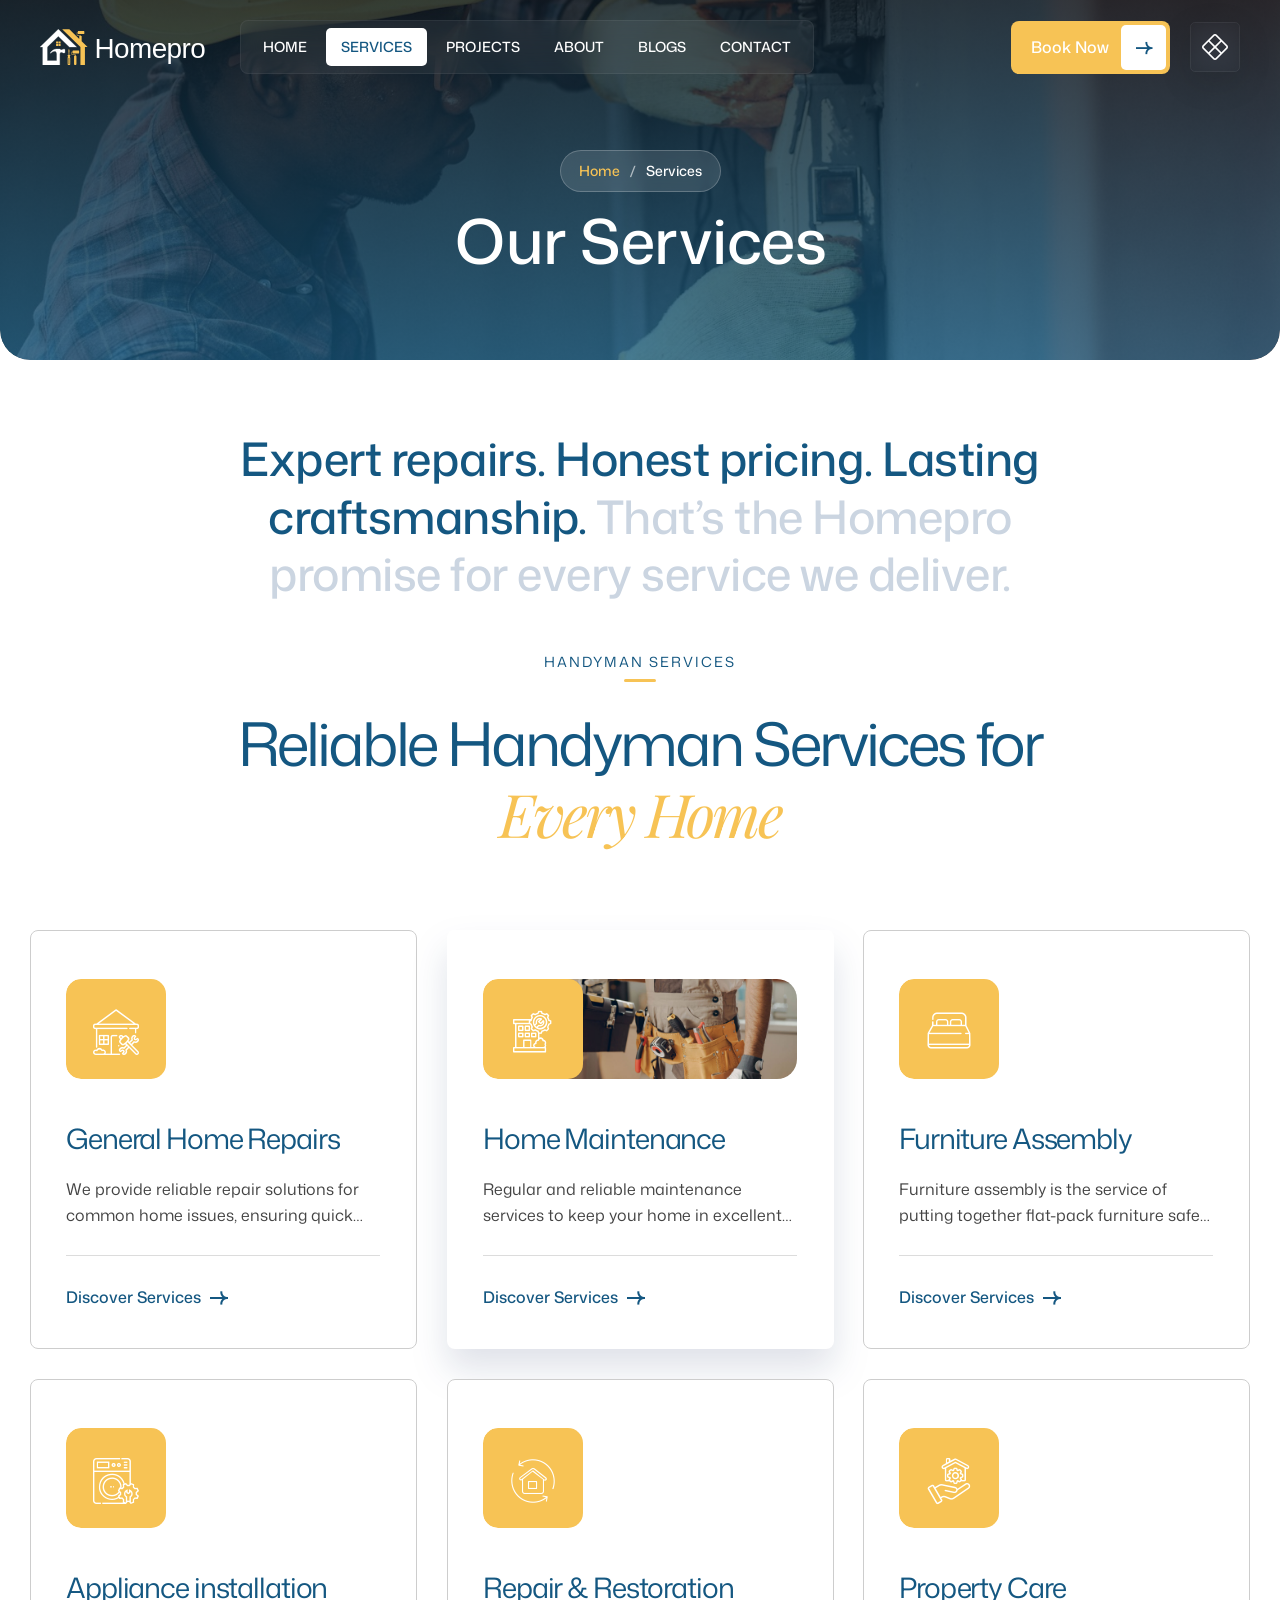
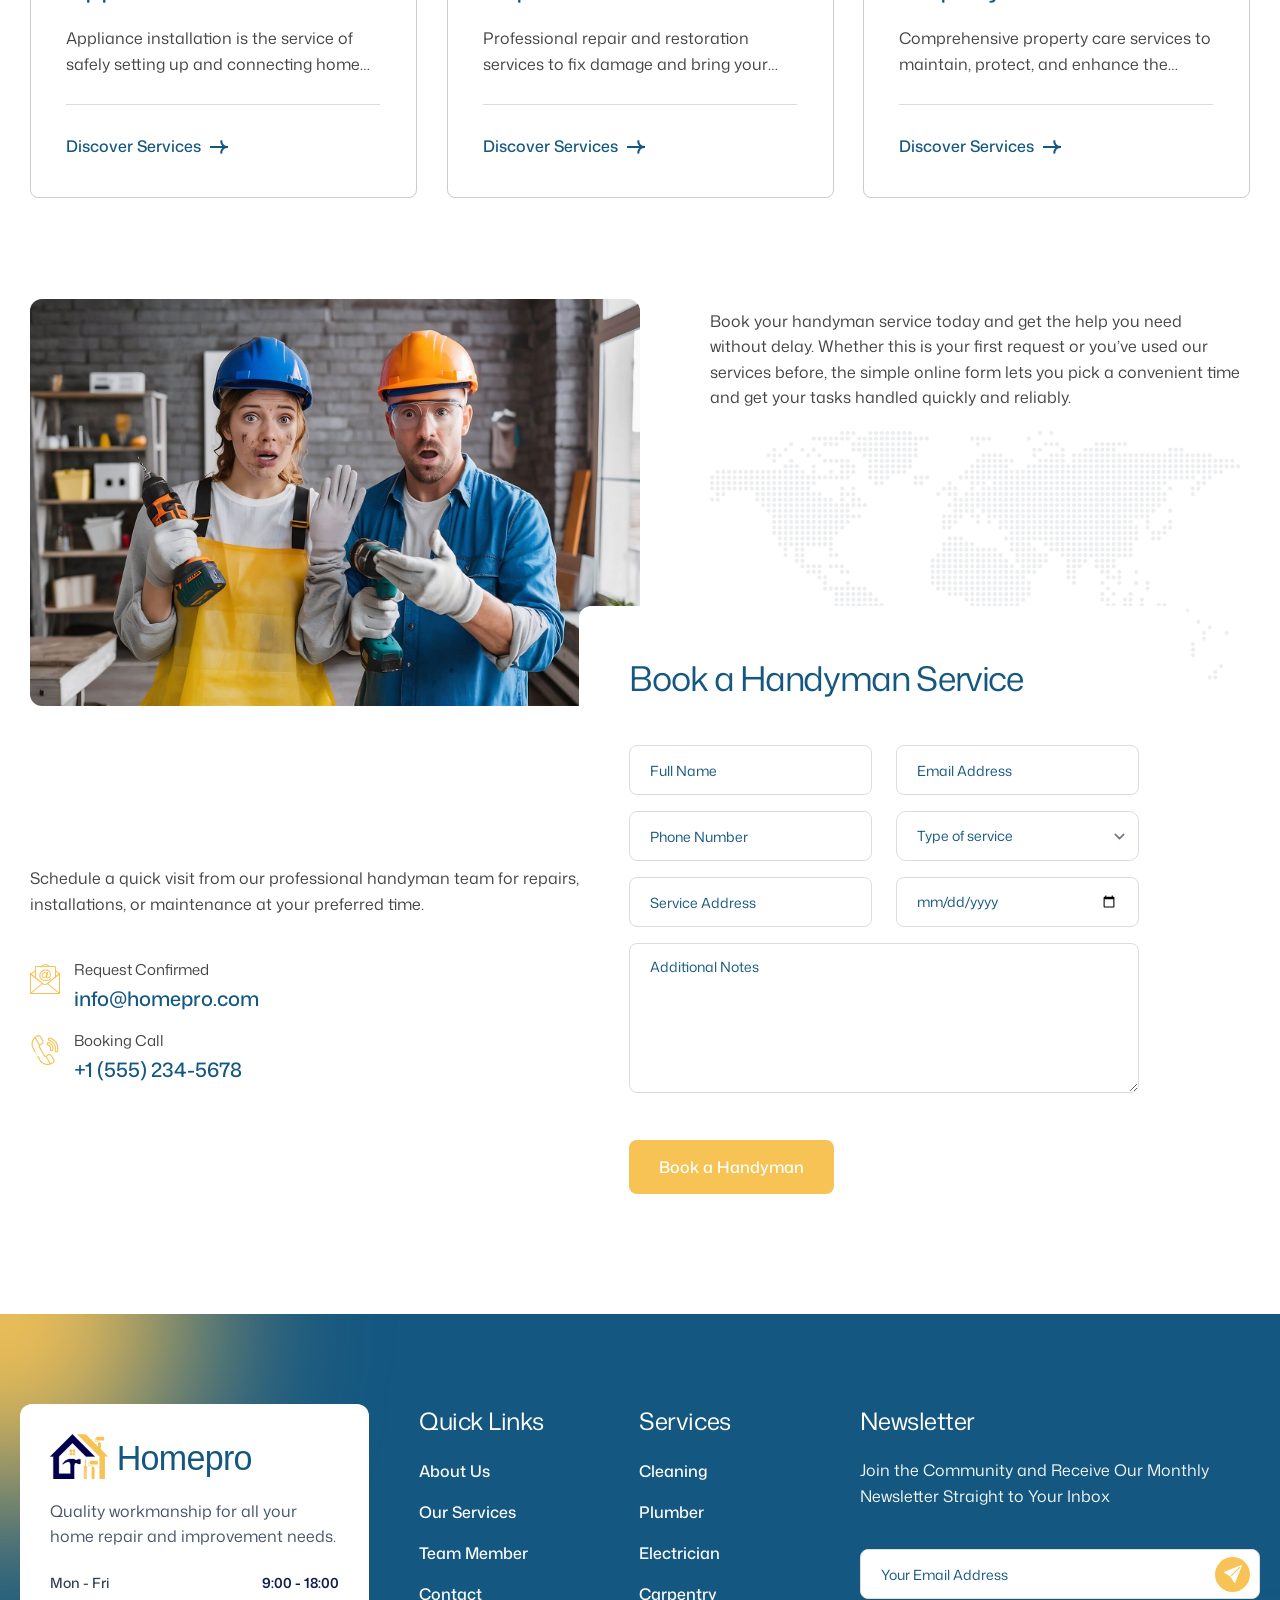
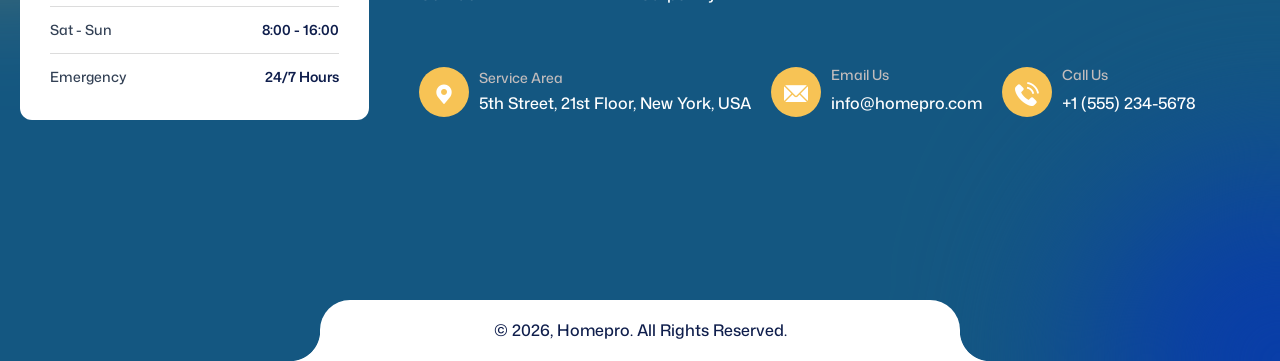
<file: services.html>
<!DOCTYPE html>
<html lang="en-US">
<head>
<link rel="icon" type="image/svg+xml" href="favicon.svg">
	<meta charset="UTF-8" />
	<meta name="viewport" content="width=device-width, initial-scale=1" />
	<link rel="profile" href="http://gmpg.org/xfn/11" />
	
	<title>Homepro &#8211; On-Demand Home Services &amp; Repair WordPress Theme</title>
<meta name='robots' content='max-image-preview:large' />
<link rel='preconnect' href="https://fonts.gstatic.com" crossorigin />
<style id="wp-img-auto-sizes-contain-inline-css">
img:is([sizes=auto i],[sizes^="auto," i]){contain-intrinsic-size:3000px 1500px}
/*# sourceURL=wp-img-auto-sizes-contain-inline-css */
</style>
<style id="wp-emoji-styles-inline-css">

	img.wp-smiley, img.emoji {
		display: inline !important;
		border: none !important;
		box-shadow: none !important;
		height: 1em !important;
		width: 1em !important;
		margin: 0 0.07em !important;
		vertical-align: -0.1em !important;
		background: none !important;
		padding: 0 !important;
	}
/*# sourceURL=wp-emoji-styles-inline-css */
</style>
<style id="classic-theme-styles-inline-css">
/*! This file is auto-generated */
.wp-block-button__link{color:#fff;background-color:#32373c;border-radius:9999px;box-shadow:none;text-decoration:none;padding:calc(.667em + 2px) calc(1.333em + 2px);font-size:1.125em}.wp-block-file__button{background:#32373c;color:#fff;text-decoration:none}
/*# sourceURL=/wp-includes/css/classic-themes.min.css */
</style>
<style id="global-styles-inline-css">
:root{--wp--preset--aspect-ratio--square: 1;--wp--preset--aspect-ratio--4-3: 4/3;--wp--preset--aspect-ratio--3-4: 3/4;--wp--preset--aspect-ratio--3-2: 3/2;--wp--preset--aspect-ratio--2-3: 2/3;--wp--preset--aspect-ratio--16-9: 16/9;--wp--preset--aspect-ratio--9-16: 9/16;--wp--preset--color--black: #000000;--wp--preset--color--cyan-bluish-gray: #abb8c3;--wp--preset--color--white: #ffffff;--wp--preset--color--pale-pink: #f78da7;--wp--preset--color--vivid-red: #cf2e2e;--wp--preset--color--luminous-vivid-orange: #ff6900;--wp--preset--color--luminous-vivid-amber: #fcb900;--wp--preset--color--light-green-cyan: #7bdcb5;--wp--preset--color--vivid-green-cyan: #00d084;--wp--preset--color--pale-cyan-blue: #8ed1fc;--wp--preset--color--vivid-cyan-blue: #0693e3;--wp--preset--color--vivid-purple: #9b51e0;--wp--preset--gradient--vivid-cyan-blue-to-vivid-purple: linear-gradient(135deg,rgb(6,147,227) 0%,rgb(155,81,224) 100%);--wp--preset--gradient--light-green-cyan-to-vivid-green-cyan: linear-gradient(135deg,rgb(122,220,180) 0%,rgb(0,208,130) 100%);--wp--preset--gradient--luminous-vivid-amber-to-luminous-vivid-orange: linear-gradient(135deg,rgb(252,185,0) 0%,rgb(255,105,0) 100%);--wp--preset--gradient--luminous-vivid-orange-to-vivid-red: linear-gradient(135deg,rgb(255,105,0) 0%,rgb(207,46,46) 100%);--wp--preset--gradient--very-light-gray-to-cyan-bluish-gray: linear-gradient(135deg,rgb(238,238,238) 0%,rgb(169,184,195) 100%);--wp--preset--gradient--cool-to-warm-spectrum: linear-gradient(135deg,rgb(74,234,220) 0%,rgb(151,120,209) 20%,rgb(207,42,186) 40%,rgb(238,44,130) 60%,rgb(251,105,98) 80%,rgb(254,248,76) 100%);--wp--preset--gradient--blush-light-purple: linear-gradient(135deg,rgb(255,206,236) 0%,rgb(152,150,240) 100%);--wp--preset--gradient--blush-bordeaux: linear-gradient(135deg,rgb(254,205,165) 0%,rgb(254,45,45) 50%,rgb(107,0,62) 100%);--wp--preset--gradient--luminous-dusk: linear-gradient(135deg,rgb(255,203,112) 0%,rgb(199,81,192) 50%,rgb(65,88,208) 100%);--wp--preset--gradient--pale-ocean: linear-gradient(135deg,rgb(255,245,203) 0%,rgb(182,227,212) 50%,rgb(51,167,181) 100%);--wp--preset--gradient--electric-grass: linear-gradient(135deg,rgb(202,248,128) 0%,rgb(113,206,126) 100%);--wp--preset--gradient--midnight: linear-gradient(135deg,rgb(2,3,129) 0%,rgb(40,116,252) 100%);--wp--preset--font-size--small: 13px;--wp--preset--font-size--medium: 20px;--wp--preset--font-size--large: 36px;--wp--preset--font-size--x-large: 42px;--wp--preset--spacing--20: 0.44rem;--wp--preset--spacing--30: 0.67rem;--wp--preset--spacing--40: 1rem;--wp--preset--spacing--50: 1.5rem;--wp--preset--spacing--60: 2.25rem;--wp--preset--spacing--70: 3.38rem;--wp--preset--spacing--80: 5.06rem;--wp--preset--shadow--natural: 6px 6px 9px rgba(0, 0, 0, 0.2);--wp--preset--shadow--deep: 12px 12px 50px rgba(0, 0, 0, 0.4);--wp--preset--shadow--sharp: 6px 6px 0px rgba(0, 0, 0, 0.2);--wp--preset--shadow--outlined: 6px 6px 0px -3px rgb(255, 255, 255), 6px 6px rgb(0, 0, 0);--wp--preset--shadow--crisp: 6px 6px 0px rgb(0, 0, 0);}.wp-block-button{--wp--preset--dimension--25: 25%;--wp--preset--dimension--50: 50%;--wp--preset--dimension--75: 75%;--wp--preset--dimension--100: 100%;}:where(body) { margin: 0; }:where(.is-layout-flex){gap: 0.5em;}:where(.is-layout-grid){gap: 0.5em;}body .is-layout-flex{display: flex;}.is-layout-flex{flex-wrap: wrap;align-items: center;}.is-layout-flex > :is(*, div){margin: 0;}body .is-layout-grid{display: grid;}.is-layout-grid > :is(*, div){margin: 0;}body{padding-top: 0px;padding-right: 0px;padding-bottom: 0px;padding-left: 0px;}:root :where(.wp-element-button, .wp-block-button__link){background-color: #32373c;border-width: 0;color: #fff;font-family: inherit;font-size: inherit;font-style: inherit;font-weight: inherit;letter-spacing: inherit;line-height: inherit;padding-top: calc(0.667em + 2px);padding-right: calc(1.333em + 2px);padding-bottom: calc(0.667em + 2px);padding-left: calc(1.333em + 2px);text-decoration: none;text-transform: inherit;}.has-black-color{color: var(--wp--preset--color--black) !important;}.has-cyan-bluish-gray-color{color: var(--wp--preset--color--cyan-bluish-gray) !important;}.has-white-color{color: var(--wp--preset--color--white) !important;}.has-pale-pink-color{color: var(--wp--preset--color--pale-pink) !important;}.has-vivid-red-color{color: var(--wp--preset--color--vivid-red) !important;}.has-luminous-vivid-orange-color{color: var(--wp--preset--color--luminous-vivid-orange) !important;}.has-luminous-vivid-amber-color{color: var(--wp--preset--color--luminous-vivid-amber) !important;}.has-light-green-cyan-color{color: var(--wp--preset--color--light-green-cyan) !important;}.has-vivid-green-cyan-color{color: var(--wp--preset--color--vivid-green-cyan) !important;}.has-pale-cyan-blue-color{color: var(--wp--preset--color--pale-cyan-blue) !important;}.has-vivid-cyan-blue-color{color: var(--wp--preset--color--vivid-cyan-blue) !important;}.has-vivid-purple-color{color: var(--wp--preset--color--vivid-purple) !important;}.has-black-background-color{background-color: var(--wp--preset--color--black) !important;}.has-cyan-bluish-gray-background-color{background-color: var(--wp--preset--color--cyan-bluish-gray) !important;}.has-white-background-color{background-color: var(--wp--preset--color--white) !important;}.has-pale-pink-background-color{background-color: var(--wp--preset--color--pale-pink) !important;}.has-vivid-red-background-color{background-color: var(--wp--preset--color--vivid-red) !important;}.has-luminous-vivid-orange-background-color{background-color: var(--wp--preset--color--luminous-vivid-orange) !important;}.has-luminous-vivid-amber-background-color{background-color: var(--wp--preset--color--luminous-vivid-amber) !important;}.has-light-green-cyan-background-color{background-color: var(--wp--preset--color--light-green-cyan) !important;}.has-vivid-green-cyan-background-color{background-color: var(--wp--preset--color--vivid-green-cyan) !important;}.has-pale-cyan-blue-background-color{background-color: var(--wp--preset--color--pale-cyan-blue) !important;}.has-vivid-cyan-blue-background-color{background-color: var(--wp--preset--color--vivid-cyan-blue) !important;}.has-vivid-purple-background-color{background-color: var(--wp--preset--color--vivid-purple) !important;}.has-black-border-color{border-color: var(--wp--preset--color--black) !important;}.has-cyan-bluish-gray-border-color{border-color: var(--wp--preset--color--cyan-bluish-gray) !important;}.has-white-border-color{border-color: var(--wp--preset--color--white) !important;}.has-pale-pink-border-color{border-color: var(--wp--preset--color--pale-pink) !important;}.has-vivid-red-border-color{border-color: var(--wp--preset--color--vivid-red) !important;}.has-luminous-vivid-orange-border-color{border-color: var(--wp--preset--color--luminous-vivid-orange) !important;}.has-luminous-vivid-amber-border-color{border-color: var(--wp--preset--color--luminous-vivid-amber) !important;}.has-light-green-cyan-border-color{border-color: var(--wp--preset--color--light-green-cyan) !important;}.has-vivid-green-cyan-border-color{border-color: var(--wp--preset--color--vivid-green-cyan) !important;}.has-pale-cyan-blue-border-color{border-color: var(--wp--preset--color--pale-cyan-blue) !important;}.has-vivid-cyan-blue-border-color{border-color: var(--wp--preset--color--vivid-cyan-blue) !important;}.has-vivid-purple-border-color{border-color: var(--wp--preset--color--vivid-purple) !important;}.has-vivid-cyan-blue-to-vivid-purple-gradient-background{background: var(--wp--preset--gradient--vivid-cyan-blue-to-vivid-purple) !important;}.has-light-green-cyan-to-vivid-green-cyan-gradient-background{background: var(--wp--preset--gradient--light-green-cyan-to-vivid-green-cyan) !important;}.has-luminous-vivid-amber-to-luminous-vivid-orange-gradient-background{background: var(--wp--preset--gradient--luminous-vivid-amber-to-luminous-vivid-orange) !important;}.has-luminous-vivid-orange-to-vivid-red-gradient-background{background: var(--wp--preset--gradient--luminous-vivid-orange-to-vivid-red) !important;}.has-very-light-gray-to-cyan-bluish-gray-gradient-background{background: var(--wp--preset--gradient--very-light-gray-to-cyan-bluish-gray) !important;}.has-cool-to-warm-spectrum-gradient-background{background: var(--wp--preset--gradient--cool-to-warm-spectrum) !important;}.has-blush-light-purple-gradient-background{background: var(--wp--preset--gradient--blush-light-purple) !important;}.has-blush-bordeaux-gradient-background{background: var(--wp--preset--gradient--blush-bordeaux) !important;}.has-luminous-dusk-gradient-background{background: var(--wp--preset--gradient--luminous-dusk) !important;}.has-pale-ocean-gradient-background{background: var(--wp--preset--gradient--pale-ocean) !important;}.has-electric-grass-gradient-background{background: var(--wp--preset--gradient--electric-grass) !important;}.has-midnight-gradient-background{background: var(--wp--preset--gradient--midnight) !important;}.has-small-font-size{font-size: var(--wp--preset--font-size--small) !important;}.has-medium-font-size{font-size: var(--wp--preset--font-size--medium) !important;}.has-large-font-size{font-size: var(--wp--preset--font-size--large) !important;}.has-x-large-font-size{font-size: var(--wp--preset--font-size--x-large) !important;}
:root :where(.wp-block-icon svg){width: 24px;}
:where(.wp-block-gallery.is-layout-flex){gap: var( --wp--style--gallery-gap-default, var( --gallery-block--gutter-size, var( --wp--style--block-gap, 0.5em ) ) );}:where(.wp-block-gallery.is-layout-grid){gap: var( --wp--style--gallery-gap-default, var( --gallery-block--gutter-size, var( --wp--style--block-gap, 0.5em ) ) );}
:where(.wp-block-latest-posts.is-layout-flex){gap: 1.25em;}:where(.wp-block-latest-posts.is-layout-grid){gap: 1.25em;}
:where(.wp-block-post-template.is-layout-flex){gap: 1.25em;}:where(.wp-block-post-template.is-layout-grid){gap: 1.25em;}
:where(.wp-block-term-template.is-layout-flex){gap: 1.25em;}:where(.wp-block-term-template.is-layout-grid){gap: 1.25em;}
:where(.wp-block-columns.is-layout-flex){gap: 2em;}:where(.wp-block-columns.is-layout-grid){gap: 2em;}
:root :where(.wp-block-pullquote){font-size: 1.5em;line-height: 1.6;}
/*# sourceURL=global-styles-inline-css */
</style>




<style id="woocommerce-inline-inline-css">
.woocommerce form .form-row .required { visibility: visible; }
/*# sourceURL=woocommerce-inline-inline-css */
</style>
<noscript></noscript>

<script id="jquery-core-js" src="assets/js/17-jquery.min.js"></script>

<script id="jquery-js-after">
!function($){"use strict";$(document).ready(function(){$(this).scrollTop()>100&&$(".hfe-scroll-to-top-wrap").removeClass("hfe-scroll-to-top-hide"),$(window).scroll(function(){$(this).scrollTop()<100?$(".hfe-scroll-to-top-wrap").fadeOut(300):$(".hfe-scroll-to-top-wrap").fadeIn(300)}),$(".hfe-scroll-to-top-wrap").on("click",function(){$("html, body").animate({scrollTop:0},300);return!1})})}(jQuery);
!function($){'use strict';$(document).ready(function(){var bar=$('.hfe-reading-progress-bar');if(!bar.length)return;$(window).on('scroll',function(){var s=$(window).scrollTop(),d=$(document).height()-$(window).height(),p=d? s/d*100:0;bar.css('width',p+'%')});});}(jQuery);
</script>

<script id="wc-add-to-cart-js-extra">
var wc_add_to_cart_params = {"ajax_url":"/wp-admin/admin-ajax.php","wc_ajax_url":"/?wc-ajax=%%endpoint%%","i18n_view_cart":"View cart","cart_url":"#","is_cart":"","cart_redirect_after_add":"no"};
</script>


<script id="woocommerce-js-extra">
var woocommerce_params = {"ajax_url":"/wp-admin/admin-ajax.php","wc_ajax_url":"/?wc-ajax=%%endpoint%%","i18n_password_show":"Show password","i18n_password_hide":"Hide password"};
</script>

<noscript><style>.woocommerce-product-gallery{ opacity: 1 !important; }</style></noscript>
	<style>
				.e-con.e-parent:nth-of-type(n+4):not(.e-lazyloaded):not(.e-no-lazyload),
				.e-con.e-parent:nth-of-type(n+4):not(.e-lazyloaded):not(.e-no-lazyload) * {
					background-image: none !important;
				}
				@media screen and (max-height: 1024px) {
					.e-con.e-parent:nth-of-type(n+3):not(.e-lazyloaded):not(.e-no-lazyload),
					.e-con.e-parent:nth-of-type(n+3):not(.e-lazyloaded):not(.e-no-lazyload) * {
						background-image: none !important;
					}
				}
				@media screen and (max-height: 640px) {
					.e-con.e-parent:nth-of-type(n+2):not(.e-lazyloaded):not(.e-no-lazyload),
					.e-con.e-parent:nth-of-type(n+2):not(.e-lazyloaded):not(.e-no-lazyload) * {
						background-image: none !important;
					}
				}
			</style>
			<meta name="msapplication-TileImage" content="assets/images/media-54.png" />
<style id="faltu-dynamic-css">:root{--loader-img-width:250;--faltu-typography-body-font-family:Mona Sans;--faltu-typography-body-font-weight:400;--faltu-typography-body-font-size:16px;--faltu-typography-body-line-height:26px;--faltu-typography-secondary-font-family:Mona Sans;--faltu-typography-h1-font-family:Mona Sans;--faltu-typography-h1-font-weight:600;--faltu-typography-h1-font-size:80px;--faltu-typography-h1-line-height:90px;--faltu-typography-h2-font-family:Mona Sans;--faltu-typography-h2-font-weight:400;--faltu-typography-h2-font-size:60px;--faltu-typography-h2-line-height:70px;--faltu-typography-h3-font-family:Mona Sans;--faltu-typography-h3-font-weight:400;--faltu-typography-h3-font-size:34px;--faltu-typography-h3-line-height:44px;--faltu-typography-h4-font-family:Mona Sans;--faltu-typography-h4-font-weight:400;--faltu-typography-h4-font-size:28px;--faltu-typography-h4-line-height:38px;--faltu-typography-h5-font-family:Mona Sans;--faltu-typography-h5-font-weight:400;--faltu-typography-h5-font-size:24px;--faltu-typography-h5-line-height:34px;--faltu-typography-h6-font-family:Mona Sans;--faltu-typography-h6-font-weight:400;--faltu-typography-h6-font-size:20px;--faltu-typography-h6-line-height:30px;--faltu-primary-color:#F7C355;--faltu-text-color:#145781;--faltu-body-color:#444444;--faltu-white-color:#FFFFFF;--faltu-bg-dark-color:#145781;--faltu-bg-light-color:#F1F7F3;--faltu-border-light-color:#DCDCDC;}body{font-family:"Mona Sans";line-height:26px;font-weight:400;font-style:normal;font-size:16px;}h1, .h1{font-family:"Mona Sans";line-height:90px;font-weight:600;font-style:normal;font-size:80px;}h2, .h2{font-family:"Mona Sans";line-height:70px;font-weight:400;font-style:normal;font-size:60px;}h3, .h3{font-family:"Mona Sans";line-height:44px;font-weight:400;font-style:normal;font-size:34px;}h4, .h4{font-family:"Mona Sans";line-height:38px;font-weight:400;font-style:normal;font-size:28px;}h5, .h5{font-family:"Mona Sans";line-height:34px;font-weight:400;font-style:normal;font-size:24px;}h6, .h6{font-family:"Mona Sans";line-height:30px;font-weight:400;font-style:normal;font-size:20px;}</style>
<link rel="preconnect" href="#" crossorigin>
<link rel="preconnect" href="https://fonts.gstatic.com" crossorigin>
<link rel="stylesheet" href="https://cdnjs.cloudflare.com/ajax/libs/font-awesome/6.5.1/css/all.min.css">
<link rel="stylesheet" href="https://cdn.jsdelivr.net/npm/bootstrap-icons@1.11.3/font/bootstrap-icons.min.css">
<link rel="stylesheet" href="https://fonts.googleapis.com/css2?family=Mona+Sans:ital,wght@0,200..900;1,200..900&family=Playfair+Display:ital,wght@0,400..700;1,400..700&display=swap">
<link rel="stylesheet" href="assets/css/main.css">
<style id="flaticon-inline-data-uri">
@font-face {
    font-family: "flaticon_mycollection";
    src: url("[data-uri]") format("woff2");
    font-weight: normal;
    font-style: normal;
    font-display: block;
}

/*!
*    ______ _       _   _
*    |  ____| |     | | (_)
*    | |__  | | __ _| |_ _  ___ ___  _ __
*    |  __| | |/ _` | __| |/ __/ _ \| '_ \
*    | |    | | (_| | |_| | (_| (_) | | | |
*    |_|    |_|\__,_|\__|_|\___\___/|_| |_|
*
*         https://www.flaticon.com
*/



i[class^="flaticon-"]:before, i[class*=" flaticon-"]:before {
    font-family: flaticon_mycollection !important;
    font-style: normal;
    font-weight: normal !important;
    font-variant: normal;
    text-transform: none;
    line-height: 1;
    -webkit-font-smoothing: antialiased;
    -moz-osx-font-smoothing: grayscale;
    vertical-align: -0.125em;
}

.flaticon-facebook-app-symbol:before {
    content: "\f101";
}
.flaticon-twitter:before {
    content: "\f102";
}
.flaticon-instagram:before {
    content: "\f103";
}
.flaticon-youtube:before {
    content: "\f104";
}
.flaticon-dribble:before {
    content: "\f105";
}
.flaticon-reddit-logo:before {
    content: "\f106";
}
.flaticon-viber:before {
    content: "\f107";
}
.flaticon-tik-tok:before {
    content: "\f108";
}
.flaticon-asterisk:before {
    content: "\f109";
}
.flaticon-asterisk-1:before {
    content: "\f10a";
}
.flaticon-phone-call:before {
    content: "\f10b";
}
.flaticon-customer-service:before {
    content: "\f10c";
}
.flaticon-telephone:before {
    content: "\f10d";
}
.flaticon-phone-call-1:before {
    content: "\f10e";
}
.flaticon-support:before {
    content: "\f10f";
}
.flaticon-center:before {
    content: "\f110";
}
.flaticon-phone-call-2:before {
    content: "\f111";
}
.flaticon-email:before {
    content: "\f112";
}
.flaticon-email-1:before {
    content: "\f113";
}
.flaticon-email-2:before {
    content: "\f114";
}
.flaticon-email-3:before {
    content: "\f115";
}
.flaticon-email-4:before {
    content: "\f116";
}
.flaticon-pin:before {
    content: "\f117";
}
.flaticon-pin-1:before {
    content: "\f118";
}
.flaticon-home-address:before {
    content: "\f119";
}
.flaticon-web:before {
    content: "\f11a";
}
.flaticon-globe:before {
    content: "\f11b";
}
.flaticon-world-wide-web:before {
    content: "\f11c";
}
.flaticon-award-symbol:before {
    content: "\f11d";
}
.flaticon-award:before {
    content: "\f11e";
}
.flaticon-medal:before {
    content: "\f11f";
}
.flaticon-olive-branches-award-symbol:before {
    content: "\f120";
}
.flaticon-trophy:before {
    content: "\f121";
}
.flaticon-award-1:before {
    content: "\f122";
}
.flaticon-medal-1:before {
    content: "\f123";
}
.flaticon-winner:before {
    content: "\f124";
}
.flaticon-award-2:before {
    content: "\f125";
}
.flaticon-calendar:before {
    content: "\f126";
}
.flaticon-schedule:before {
    content: "\f127";
}
.flaticon-schedule-1:before {
    content: "\f128";
}
.flaticon-user:before {
    content: "\f129";
}
.flaticon-user-1:before {
    content: "\f12a";
}
.flaticon-edit-image:before {
    content: "\f12b";
}
.flaticon-edit-file:before {
    content: "\f12c";
}
.flaticon-document:before {
    content: "\f12d";
}
.flaticon-folder:before {
    content: "\f12e";
}
.flaticon-folder-1:before {
    content: "\f12f";
}
.flaticon-quote:before {
    content: "\f130";
}
.flaticon-quotation:before {
    content: "\f131";
}
.flaticon-comma:before {
    content: "\f132";
}
.flaticon-quotes:before {
    content: "\f133";
}
.flaticon-check-mark:before {
    content: "\f134";
}
.flaticon-checked:before {
    content: "\f135";
}
.flaticon-check-mark-1:before {
    content: "\f136";
}
.flaticon-check:before {
    content: "\f137";
}
.flaticon-read:before {
    content: "\f138";
}
.flaticon-thin-arrow:before {
    content: "\f139";
}
.flaticon-right-up:before {
    content: "\f13a";
}
.flaticon-arrow:before {
    content: "\f13b";
}
.flaticon-right-arrow:before {
    content: "\f13c";
}
.flaticon-right-arrow-1:before {
    content: "\f13d";
}
.flaticon-arrow-left:before {
    content: "\f13e";
}
.flaticon-chat:before {
    content: "\f13f";
}
.flaticon-back-in-time:before {
    content: "\f140";
}
.flaticon-gallery:before {
    content: "\f141";
}
.flaticon-play-button:before {
    content: "\f142";
}
.flaticon-play:before {
    content: "\f143";
}
.flaticon-play-button-1:before {
    content: "\f144";
}
.flaticon-play-1:before {
    content: "\f145";
}
.flaticon-play-2:before {
    content: "\f146";
}
.flaticon-share:before {
    content: "\f147";
}
.flaticon-paper-plane:before {
    content: "\f148";
}
.flaticon-linkedin:before {
    content: "\f149";
}
.flaticon-whatsapp:before {
    content: "\f14a";
}
.flaticon-man:before {
    content: "\f14b";
}
.flaticon-technician:before {
    content: "\f14c";
}
.flaticon-tools:before {
    content: "\f14d";
}
.flaticon-plumber:before {
    content: "\f14e";
}
.flaticon-technician-1:before {
    content: "\f14f";
}
.flaticon-troubleshooting:before {
    content: "\f150";
}
.flaticon-troubleshooting-1:before {
    content: "\f151";
}
.flaticon-broken-wire:before {
    content: "\f152";
}
.flaticon-plug:before {
    content: "\f153";
}
.flaticon-electrical-panel:before {
    content: "\f154";
}
.flaticon-electric-panel:before {
    content: "\f155";
}
.flaticon-broken-cable:before {
    content: "\f156";
}
.flaticon-electrician:before {
    content: "\f157";
}
.flaticon-tv:before {
    content: "\f158";
}
.flaticon-repair-service:before {
    content: "\f159";
}
.flaticon-wire:before {
    content: "\f15a";
}
.flaticon-wire-1:before {
    content: "\f15b";
}
.flaticon-chandelier:before {
    content: "\f15c";
}
.flaticon-electrical-mechanic:before {
    content: "\f15d";
}
.flaticon-electricity:before {
    content: "\f15e";
}
.flaticon-electrician-1:before {
    content: "\f15f";
}
.flaticon-circuit-breaker:before {
    content: "\f160";
}
.flaticon-leak:before {
    content: "\f161";
}
.flaticon-leak-1:before {
    content: "\f162";
}
.flaticon-faucet:before {
    content: "\f163";
}
.flaticon-repair:before {
    content: "\f164";
}
.flaticon-sink:before {
    content: "\f165";
}
.flaticon-plumbing-maintenance:before {
    content: "\f166";
}
.flaticon-repairing:before {
    content: "\f167";
}
.flaticon-system:before {
    content: "\f168";
}
.flaticon-unclogging:before {
    content: "\f169";
}
.flaticon-drain:before {
    content: "\f16a";
}
.flaticon-pipe:before {
    content: "\f16b";
}
.flaticon-cutting:before {
    content: "\f16c";
}
.flaticon-plumbing-accessory:before {
    content: "\f16d";
}
.flaticon-boiler:before {
    content: "\f16e";
}
.flaticon-heater:before {
    content: "\f16f";
}
.flaticon-water:before {
    content: "\f170";
}
.flaticon-pressure-gauge:before {
    content: "\f171";
}
.flaticon-pipe-1:before {
    content: "\f172";
}
.flaticon-basin:before {
    content: "\f173";
}
.flaticon-plumber-1:before {
    content: "\f174";
}
.flaticon-faucet-1:before {
    content: "\f175";
}
.flaticon-pipes:before {
    content: "\f176";
}
.flaticon-plumbing:before {
    content: "\f177";
}
.flaticon-plumber-2:before {
    content: "\f178";
}
.flaticon-toilet:before {
    content: "\f179";
}
.flaticon-faucet-2:before {
    content: "\f17a";
}
.flaticon-shower:before {
    content: "\f17b";
}
.flaticon-air-conditioner:before {
    content: "\f17c";
}
.flaticon-air-conditioner-1:before {
    content: "\f17d";
}
.flaticon-air-conditioner-2:before {
    content: "\f17e";
}
.flaticon-air-conditioner-3:before {
    content: "\f17f";
}
.flaticon-ac:before {
    content: "\f180";
}
.flaticon-air-conditioner-4:before {
    content: "\f181";
}
.flaticon-compressor:before {
    content: "\f182";
}
.flaticon-installation:before {
    content: "\f183";
}
.flaticon-maintenance:before {
    content: "\f184";
}
.flaticon-setting:before {
    content: "\f185";
}
.flaticon-maintenance-1:before {
    content: "\f186";
}
.flaticon-air-filter:before {
    content: "\f187";
}
.flaticon-air:before {
    content: "\f188";
}
.flaticon-repair-service-1:before {
    content: "\f189";
}
.flaticon-cleaning:before {
    content: "\f18a";
}
.flaticon-water-leak:before {
    content: "\f18b";
}
.flaticon-ac-1:before {
    content: "\f18c";
}
.flaticon-refilling:before {
    content: "\f18d";
}
.flaticon-repair-1:before {
    content: "\f18e";
}
.flaticon-air-conditioner-5:before {
    content: "\f18f";
}
.flaticon-system-1:before {
    content: "\f190";
}
.flaticon-cleaning-service:before {
    content: "\f191";
}
.flaticon-clean:before {
    content: "\f192";
}
.flaticon-ac-2:before {
    content: "\f193";
}
.flaticon-hotel:before {
    content: "\f194";
}
.flaticon-cleaning-1:before {
    content: "\f195";
}
.flaticon-oosouji:before {
    content: "\f196";
}
.flaticon-home:before {
    content: "\f197";
}
.flaticon-sofa:before {
    content: "\f198";
}
.flaticon-kitchen:before {
    content: "\f199";
}
.flaticon-cleaning-after-builders:before {
    content: "\f19a";
}
.flaticon-cleaning-2:before {
    content: "\f19b";
}
.flaticon-washing:before {
    content: "\f19c";
}
.flaticon-hot-water:before {
    content: "\f19d";
}
.flaticon-kitchen-1:before {
    content: "\f19e";
}
.flaticon-shower-1:before {
    content: "\f19f";
}
.flaticon-toilet-1:before {
    content: "\f1a0";
}
.flaticon-bathroom:before {
    content: "\f1a1";
}
.flaticon-water-closet:before {
    content: "\f1a2";
}
.flaticon-window-cleaning:before {
    content: "\f1a3";
}
.flaticon-window:before {
    content: "\f1a4";
}
.flaticon-window-cleaning-1:before {
    content: "\f1a5";
}
.flaticon-power-washing:before {
    content: "\f1a6";
}
.flaticon-carpet:before {
    content: "\f1a7";
}
.flaticon-mop:before {
    content: "\f1a8";
}
.flaticon-cleaning-tools:before {
    content: "\f1a9";
}
.flaticon-cleaning-3:before {
    content: "\f1aa";
}
.flaticon-house-cleaning:before {
    content: "\f1ab";
}
.flaticon-housekeeping:before {
    content: "\f1ac";
}
.flaticon-clean-1:before {
    content: "\f1ad";
}
.flaticon-cleaning-service-1:before {
    content: "\f1ae";
}
.flaticon-crew:before {
    content: "\f1af";
}
.flaticon-cleaning-cart:before {
    content: "\f1b0";
}
.flaticon-laundry-service:before {
    content: "\f1b1";
}
.flaticon-office-cleaning:before {
    content: "\f1b2";
}
.flaticon-cleaner:before {
    content: "\f1b3";
}
.flaticon-janitorial-service:before {
    content: "\f1b4";
}
.flaticon-hotel-cleaning:before {
    content: "\f1b5";
}
.flaticon-cleaner-1:before {
    content: "\f1b6";
}
.flaticon-office:before {
    content: "\f1b7";
}
.flaticon-cleaning-tool:before {
    content: "\f1b8";
}
.flaticon-oil:before {
    content: "\f1b9";
}
.flaticon-lubricant:before {
    content: "\f1ba";
}
.flaticon-water-pump:before {
    content: "\f1bb";
}
.flaticon-installation-1:before {
    content: "\f1bc";
}
.flaticon-technician-2:before {
    content: "\f1bd";
}
.flaticon-check-1:before {
    content: "\f1be";
}
.flaticon-machine-oil:before {
    content: "\f1bf";
}
.flaticon-mechanical-engineering:before {
    content: "\f1c0";
}
.flaticon-welding:before {
    content: "\f1c1";
}
.flaticon-welding-1:before {
    content: "\f1c2";
}
.flaticon-welding-2:before {
    content: "\f1c3";
}
.flaticon-tool-box:before {
    content: "\f1c4";
}
.flaticon-wrench:before {
    content: "\f1c5";
}
.flaticon-predictive:before {
    content: "\f1c6";
}
.flaticon-tools-1:before {
    content: "\f1c7";
}
.flaticon-mechanic:before {
    content: "\f1c8";
}
.flaticon-spare-parts:before {
    content: "\f1c9";
}
.flaticon-mechanical:before {
    content: "\f1ca";
}
.flaticon-car:before {
    content: "\f1cb";
}
.flaticon-motor:before {
    content: "\f1cc";
}
.flaticon-motor-1:before {
    content: "\f1cd";
}
.flaticon-car-1:before {
    content: "\f1ce";
}
.flaticon-service:before {
    content: "\f1cf";
}
.flaticon-installation-2:before {
    content: "\f1d0";
}
.flaticon-folder-2:before {
    content: "\f1d1";
}
.flaticon-cabinet:before {
    content: "\f1d2";
}
.flaticon-repairing-1:before {
    content: "\f1d3";
}
.flaticon-floor:before {
    content: "\f1d4";
}
.flaticon-window-1:before {
    content: "\f1d5";
}
.flaticon-screwdriver:before {
    content: "\f1d6";
}
.flaticon-carpentry:before {
    content: "\f1d7";
}
.flaticon-construction:before {
    content: "\f1d8";
}
.flaticon-carpenter:before {
    content: "\f1d9";
}
.flaticon-interior-design:before {
    content: "\f1da";
}
.flaticon-paint-brush:before {
    content: "\f1db";
}
.flaticon-paint-roller:before {
    content: "\f1dc";
}
.flaticon-paint-roller-1:before {
    content: "\f1dd";
}
.flaticon-painting:before {
    content: "\f1de";
}
.flaticon-ceiling:before {
    content: "\f1df";
}
.flaticon-car-painting:before {
    content: "\f1e0";
}
.flaticon-wallpaper:before {
    content: "\f1e1";
}
.flaticon-surface:before {
    content: "\f1e2";
}
.flaticon-clean-2:before {
    content: "\f1e3";
}
.flaticon-paint-roller-2:before {
    content: "\f1e4";
}
.flaticon-paint-spray:before {
    content: "\f1e5";
}
.flaticon-paint-brush-1:before {
    content: "\f1e6";
}
.flaticon-workshop:before {
    content: "\f1e7";
}
.flaticon-electrician-service:before {
    content: "\f1e8";
}
.flaticon-house:before {
    content: "\f1e9";
}
.flaticon-roof:before {
    content: "\f1ea";
}
.flaticon-home-repair:before {
    content: "\f1eb";
}
.flaticon-house-maintenance:before {
    content: "\f1ec";
}
.flaticon-building:before {
    content: "\f1ed";
}
.flaticon-property-management:before {
    content: "\f1ee";
}
.flaticon-car-repair:before {
    content: "\f1ef";
}
.flaticon-development:before {
    content: "\f1f0";
}
.flaticon-bed:before {
    content: "\f1f1";
}
.flaticon-house-1:before {
    content: "\f1f2";
}
.flaticon-washing-machine:before {
    content: "\f1f3";
}
.flaticon-appliance-repair:before {
    content: "\f1f4";
}
.flaticon-washing-machine-1:before {
    content: "\f1f5";
}
.flaticon-review:before {
    content: "\f1f6";
}
.flaticon-rating:before {
    content: "\f1f7";
}
.flaticon-happy:before {
    content: "\f1f8";
}
.flaticon-chat-1:before {
    content: "\f1f9";
}
.flaticon-affordable:before {
    content: "\f1fa";
}
.flaticon-clock:before {
    content: "\f1fb";
}
.flaticon-clock-1:before {
    content: "\f1fc";
}
.flaticon-rapid:before {
    content: "\f1fd";
}
.flaticon-fast-time:before {
    content: "\f1fe";
}


</style>
<style id="master-perfect-overrides">
:root {
    --faltu-primary-color: #F7C355 !important;
    --faltu-bg-dark-color: #145781 !important;
    --faltu-text-color: #145781 !important;
    --e-global-color-primary: #145781 !important;
    --e-global-color-secondary: #F7C355 !important;
    --e-global-color-accent: #F7C355 !important;
}

/* Hide Preloader permanently */
#ht-preloader, .preloader, #preloader, #page-loading, .page-loading {
    display: none !important;
    opacity: 0 !important;
    visibility: hidden !important;
    z-index: -9999 !important;
}
body {
    overflow: visible !important;
    opacity: 1 !important;
    visibility: visible !important;
}

/* Icons Visibility */
.service-icon i,
.service-icon .flaticon,
.service-icon [class^="flaticon-"] {
    color: #FFFFFF !important;
    font-size: 46px !important;
    line-height: 1 !important;
    display: inline-block !important;
    visibility: visible !important;
    opacity: 1 !important;
}
.service-item:hover .service-icon i,
.service-item.style-1:hover .service-icon i {
    color: #145781 !important;
}
i.flaticon, [class^="flaticon-"], [class*=" flaticon-"], [class^="flaticon-"]:before, [class*=" flaticon-"]:before, [class^="flaticon-"]:after, [class*=" flaticon-"]:after {
    font-family: "flaticon_mycollection" !important;
    visibility: visible !important;
    opacity: 1 !important;
}

/* Contact / Booking Call / Email Red Icons -> Light Brown #F7C355 */
.contact-info li i,
.contact-icon i,
.contact-info .flaticon,
.elementor-widget-contact-info i {
    color: #F7C355 !important;
}

/* Consistent Italic Serif Accent for ALL Site Headings */
.theme-title h2 .title-sub,
.theme-title h1 .title-sub {
    font-family: 'Playfair Display', Georgia, serif !important;
    font-style: italic !important;
    font-weight: 400 !important;
    color: #F7C355 !important;
}

/* Service Hours Box (Offcanvas Sidebar Only) - Pure White Text */
.elementor-17094 .elementor-widget-working-hours,
.elementor-17094 .elementor-widget-working-hours *,
.elementor-element-7171aa9,
.elementor-element-7171aa9 * {
    color: #FFFFFF !important;
}

/* Footer White Card Working Hours - Dark Readable Text */
.elementor-17089 .elementor-element-78c54be .working-hours-item .working-day,
.elementor-17089 .elementor-element-5eec613 .working-hours-item .working-day {
    color: #334155 !important;
}
.elementor-17089 .elementor-element-78c54be .working-hours-item .working-time,
.elementor-17089 .elementor-element-5eec613 .working-hours-item .working-time {
    color: #0F1E4C !important;
}
.elementor-17089 .elementor-element-78c54be .elementor-widget-text-editor,
.elementor-17089 .elementor-element-78c54be .elementor-widget-text-editor p {
    color: #475569 !important;
}

/* Offcanvas Drawer White Heading & Visible Icons */
.elementor-17094 .ht-heading,
.elementor-17094 .ht-heading.text-white,
.ht-main-nav-content .ht-heading {
    color: #FFFFFF !important;
}
.elementor-17094 .contact-icon i,
.ht-main-nav-content .contact-icon i,
.elementor-17094 .contact-info li i,
.ht-main-nav-content .contact-info li i {
    color: #FFFFFF !important;
}
#colophon .contact-icon i,
.elementor-17089 .contact-icon i,
#colophon .contact-info li i,
.elementor-17089 .contact-info li i {
    color: #FFFFFF !important;
}

/* Sub-Heading Design */
.ht-subtitle,
.faltu-sub-title,
.sub-title,
.ht-subtitle h6,
.theme-title .ht-subtitle,
.theme-title .ht-subtitle h6 {
    display: inline-block !important;
    background: transparent !important;
    box-shadow: none !important;
    border: none !important;
    padding: 0 0 6px 0 !important;
    margin-bottom: 12px !important;
    border-radius: 0 !important;
}
.ht-subtitle h6,
.faltu-sub-title,
.sub-title {
    font-family: var(--faltu-typography-body-font-family, 'Mona Sans', sans-serif) !important;
    font-size: 14px !important;
    font-weight: 400 !important;
    text-transform: uppercase !important;
    letter-spacing: 2px !important;
    color: #145781 !important;
    position: relative !important;
    display: inline-flex !important;
    align-items: center !important;
    gap: 8px !important;
}
.ht-subtitle h6::after,
.faltu-sub-title::after {
    content: "" !important;
    position: absolute !important;
    bottom: -4px !important;
    left: 0 !important;
    width: 32px !important;
    height: 3px !important;
    background: #F7C355 !important;
    border-radius: 2px !important;
}
.text-center .ht-subtitle h6::after {
    left: 50% !important;
    transform: translateX(-50%) !important;
}
.ht-subtitle h6::before,
.faltu-sub-title::before {
    display: none !important;
    content: none !important;
}

/* Clean Original Footer (#colophon & .elementor-17089) */
#colophon,
footer#colophon,
.elementor-17089,
.elementor-17089 .elementor-element-dc02960 {
    background-color: #145781 !important;
    background-image: none !important;
    border-radius: 0 !important;
}
.elementor-17089 .elementor-element-dc02960 {
    padding-bottom: 0 !important;
}
.elementor-17089 .elementor-element-d8ad5fa {
    margin-top: 40px !important;
    padding-bottom: 0 !important;
    opacity: 1 !important;
    transform: none !important;
}
.elementor-17089 .elementor-element-a12878f {
    background-color: #FFFFFF !important;
    border-radius: 30px 30px 0 0 !important;
    padding: 18px 30px !important;
}
.elementor-17089 .elementor-element-129ed27,
.elementor-17089 .elementor-element-129ed27 p {
    color: #0F1E4C !important;
}
.elementor-17089 .elementor-element-dc02960::before,
.elementor-17089 .elementor-element-dc02960::after,
.footer-shape, .footer-corner,
[class*="footer-shape"],
.elementor-shape, .elementor-shape-bottom, .elementor-shape-top,
.elementor-shape-svg {
    display: none !important;
    background: none !important;
    background-image: none !important;
    opacity: 0 !important;
    visibility: hidden !important;
    content: none !important;
}

/* 50px Gap Between "Our Handiwork Done Right" Heading & Portfolio Images */
.elementor-element-e3519ce {
    margin-top: 50px !important;
}

/* Match "Our Handiwork Done Right" & "Reviews From Our Clients" Heading Size to Site H2s */
.theme-title.style-3 h2,
.theme-title.style-3 .title-text-img h2,
.theme-title.style-3 .title-text-img span {
    font-size: var(--faltu-typography-h2-font-size, 60px) !important;
    line-height: var(--faltu-typography-h2-line-height, 70px) !important;
    font-weight: var(--faltu-typography-h2-font-weight, 400) !important;
}
.theme-title.style-3 .title-icon img {
    width: 65px !important;
}

/* Portfolio Cards (.portfolio-item.style-1) - Sleek Hover Text Overlay Inside Image */
.portfolio-item.style-1 {
    position: relative !important;
    overflow: hidden !important;
    border-radius: 20px !important;
    box-shadow: 0 12px 30px rgba(20, 87, 129, 0.1) !important;
    background: transparent !important;
    padding: 0 !important;
    margin: 0 !important;
}
.portfolio-item.style-1 .portfolio-image {
    position: relative !important;
    overflow: hidden !important;
    border-radius: 20px !important;
    margin: 0 !important;
}
.portfolio-item.style-1 .portfolio-image img {
    width: 100% !important;
    display: block !important;
    transition: transform 0.55s cubic-bezier(0.4, 0, 0.2, 1) !important;
}
.portfolio-item.style-1:hover .portfolio-image img {
    transform: scale(1.07) !important;
}
.portfolio-item.style-1 .portfolio-desc {
    position: absolute !important;
    inset: 0 !important;
    display: flex !important;
    flex-direction: column !important;
    justify-content: flex-end !important;
    align-items: flex-start !important;
    padding: 28px !important;
    margin: 0 !important;
    border-radius: 20px !important;
    background: linear-gradient(to top, rgba(11, 29, 44, 0.92) 0%, rgba(20, 87, 129, 0.48) 55%, transparent 100%) !important;
    opacity: 0 !important;
    transition: opacity 0.35s ease !important;
    z-index: 3 !important;
    box-shadow: none !important;
    border: none !important;
}
.portfolio-item.style-1:hover .portfolio-desc {
    opacity: 1 !important;
}
.portfolio-item.style-1 .portfolio-subtitle {
    order: -1 !important;
    display: inline-block !important;
    background: #F7C355 !important;
    color: #145781 !important;
    font-size: 12px !important;
    font-weight: 600 !important;
    letter-spacing: 0.8px !important;
    text-transform: uppercase !important;
    padding: 5px 14px !important;
    border-radius: 50px !important;
    margin-bottom: 10px !important;
    transform: translateY(12px);
    transition: transform 0.35s ease !important;
}
.portfolio-item.style-1 .portfolio-title {
    transform: translateY(12px);
    transition: transform 0.35s ease 0.05s !important;
}
.portfolio-item.style-1:hover .portfolio-subtitle,
.portfolio-item.style-1:hover .portfolio-title {
    transform: translateY(0) !important;
}
.portfolio-item.style-1 .portfolio-title h4 {
    margin: 0 !important;
}
.portfolio-item.style-1 .portfolio-title h4 a {
    color: #FFFFFF !important;
    text-decoration: none !important;
}
.portfolio-item.style-1 .portfolio-title h4 a:hover {
    color: #F7C355 !important;
}

/* Seamless Section Transitions (No White Stripe Gaps Between Colored Sections) */
.elementor-5976 {
    display: flex !important;
    flex-direction: column !important;
    gap: 0 !important;
}
#colophon,
footer#colophon {
    margin-top: 0 !important;
}

/* Remove Text Marquee Lines Only (Keep Testimonial Reviews Visible!) */
.elementor-widget-marquee-animation,
.marquee-wrap:not(.testimonial-marquee),
[data-widget_type="marquee-animation.default"] {
    display: none !important;
}
</style>


<style id="global-smooth-animations">
/* 0. Page-Wide Smooth Scroll */
html {
    scroll-behavior: smooth;
}

/* 1. Uniform Fixed Site-Wide Transition Curve (0.4s everywhere) */
:root {
    --apna-ease: 0.4s cubic-bezier(0.22, 1, 0.36, 1);
}

a, button, .btn, input, textarea, select, input[type="submit"],
.main-nav a, .main-nav li,
.service-item, .service-item .service-image, .service-item .service-image img,
.service-item .service-icon, .service-item .service-icon i,
.service-item .service-title a, .service-item .service-btn, .service-item .link-btn,
.portfolio-item, .portfolio-item *, .step-card, .step-circle, .fx-stat-card,
.why-clean-list li, .why-check-dot, .why-list-title, .why-list-arrow,
.why-img-frame, .kf-feat-item, .kf-feat-icon i, .kf-stat-block,
.testimonial.style-1, .team-member, .team-member *,
.elementor-icon, .contact-icon, .accordion-item, .accordion-button {
    transition: all var(--apna-ease) !important;
}

/* 2. Header Sub-Menu Smooth Fade + Slide Animation */
.main-nav ul.sub-menu,
.main-nav li > ul.sub-menu {
    display: block !important;
    opacity: 0 !important;
    visibility: hidden !important;
    transform: translateY(14px) !important;
    pointer-events: none !important;
    transition: all var(--apna-ease) !important;
}
.main-nav li:hover > ul.sub-menu,
.main-nav li.focus > ul.sub-menu {
    opacity: 1 !important;
    visibility: visible !important;
    transform: translateY(0) !important;
    pointer-events: auto !important;
}

/* 3. Header Sidebar / Offcanvas Drawer Smooth Slide Transition */
.ht-sidenav, .ht-main-nav, .ht-main-nav-content, nav.ht-sidenav, [class*="sidenav"] {
    transition: transform var(--apna-ease), opacity var(--apna-ease), visibility var(--apna-ease) !important;
}

/* 4. Smooth Hover Micro-Interactions */
.service-item:hover,
.team-member:hover,
.testimonial.style-1:hover {
    transform: translateY(-6px) !important;
}
.kf-feat-item:hover {
    transform: translateY(-4px) !important;
}
.kf-feat-item:hover .kf-feat-icon i {
    transform: scale(1.1) !important;
}
#colophon a:hover {
    color: #F7C355 !important;
}
#colophon .footer-menu > li > a {
    position: relative !important;
    display: inline-block !important;
    text-decoration: none !important;
    border-bottom: none !important;
}
#colophon .footer-menu > li > a:hover,
#colophon .footer-menu > li > a:focus {
    text-decoration: none !important;
    border-bottom: none !important;
}
#colophon .footer-menu > li > a::before {
    display: none !important;
    content: none !important;
}
#colophon .footer-menu > li > a::after {
    content: "" !important;
    position: absolute !important;
    left: 0 !important;
    bottom: -3px !important;
    width: 100% !important;
    height: 1px !important;
    background: #F7C355 !important;
    transform: scaleX(0) !important;
    transform-origin: right !important;
    transition: transform var(--apna-ease) !important;
}
#colophon .footer-menu > li > a:hover::after {
    transform: scaleX(1) !important;
    transform-origin: left !important;
}
#colophon .social-icons a:hover,
#colophon .elementor-social-icon:hover {
    transform: translateY(-3px) scale(1.06) !important;
}

/* 5. Uniform 70px Vertical Section Spacing Across Entire Site */
.elementor-element-1e69975,
.elementor-element-e8fa7a5 {
    display: none !important;
}
.elementor-5976 > .e-con.e-parent:not(.elementor-element-868c1c6):not(.elementor-element-dfa34fd):not(.elementor-element-0c49499):not(.elementor-element-eedccf6):not(.elementor-element-e8fa7a5):not(.elementor-element-1e69975),
#key-features,
#simple-steps {
    --padding-top: 35px !important;
    --padding-bottom: 35px !important;
    padding-top: 35px !important;
    padding-bottom: 35px !important;
    padding-block-start: 35px !important;
    padding-block-end: 35px !important;
    margin-top: 0 !important;
    margin-bottom: 0 !important;
}
.elementor-5976 > .e-con.e-parent:not(.elementor-element-868c1c6):not(.elementor-element-dfa34fd):not(.elementor-element-0c49499):not(.elementor-element-eedccf6):not(.elementor-element-e8fa7a5):not(.elementor-element-1e69975) > .e-con-inner {
    padding-top: 0 !important;
    padding-bottom: 0 !important;
    padding-block-start: 0 !important;
    padding-block-end: 0 !important;
}
/* First section after Hero & Last section before Footer get full 70px outer edge */
.elementor-5976 > .e-con.e-parent.elementor-element-adb99f1 {
    --padding-top: 70px !important;
    --padding-bottom: 35px !important;
    padding-top: 70px !important;
    padding-bottom: 35px !important;
    padding-block-start: 70px !important;
    padding-block-end: 35px !important;
}
.elementor-5976 > .e-con.e-parent.elementor-element-b71e4af {
    --padding-top: 35px !important;
    --padding-bottom: 70px !important;
    padding-top: 35px !important;
    padding-bottom: 70px !important;
    padding-block-start: 35px !important;
    padding-block-end: 70px !important;
}
/* Services heading (a922917) & Services grid (64ee935) act as one unified section */
.elementor-5976 > .e-con.e-parent.elementor-element-a922917 {
    --padding-top: 35px !important;
    --padding-bottom: 30px !important;
    padding-top: 35px !important;
    padding-bottom: 30px !important;
    padding-block-start: 35px !important;
    padding-block-end: 30px !important;
}
.elementor-5976 > .e-con.e-parent.elementor-element-64ee935 {
    --padding-top: 0px !important;
    --padding-bottom: 35px !important;
    padding-top: 0 !important;
    padding-bottom: 35px !important;
    padding-block-start: 0 !important;
    padding-block-end: 35px !important;
}
/* Colored/full-bleed sections: 70px internal padding + 35px outer margin (= 70px gap with adjacent 35px sections) */
#why-choose-us {
    padding-top: 70px !important;
    padding-bottom: 70px !important;
    margin-top: 35px !important;
    margin-bottom: 35px !important;
}
.elementor-5976 > .e-con.e-parent.elementor-element-82c0fe4 {
    --padding-bottom: 70px !important;
    padding-bottom: 70px !important;
    padding-block-end: 70px !important;
    border-bottom-left-radius: 0 !important;
    border-bottom-right-radius: 0 !important;
}
.fx-experience-banner {
    padding-top: 70px !important;
    padding-bottom: 70px !important;
    margin-top: 0 !important;
    margin-bottom: 35px !important;
}
.elementor-element-0c49499 {
    margin-top: 35px !important;
}
.elementor-element-eedccf6 {
    --padding-bottom: 35px !important;
    padding-bottom: 35px !important;
    padding-block-end: 35px !important;
}
.elementor-element-eedccf6 > .e-con-inner {
    padding-bottom: 0 !important;
    padding-block-end: 0 !important;
}
.elementor-17089 .elementor-element-dc02960 {
    padding-top: 70px !important;
}

/* 6. Scroll Entrance Animation System (Banner, Custom Sections, Footer) */
.apna-reveal {
    opacity: 0;
    transform: translateY(32px);
    transition: opacity var(--apna-ease), transform var(--apna-ease) !important;
    will-change: opacity, transform;
}
.apna-reveal.apna-visible {
    opacity: 1 !important;
    transform: translateY(0) !important;
}
.apna-delay-1 { transition-delay: 0.08s !important; }
.apna-delay-2 { transition-delay: 0.16s !important; }
.apna-delay-3 { transition-delay: 0.24s !important; }
.apna-delay-4 { transition-delay: 0.32s !important; }

/* Services Page Compact Centered Banner & Scroll Reveal Heading */
.services-hero-banner, .services-intro-heading-sec, .services-intro-heading-sec * {
    font-family: var(--faltu-typography-body-font-family, 'Mona Sans', sans-serif) !important;
}
.services-hero-banner {
    position: relative;
    width: 100%;
    min-height: 360px;
    padding: 150px 24px 85px 24px;
    display: flex;
    align-items: center;
    justify-content: center;
    overflow: hidden;
    border-radius: 0 0 30px 30px;
}
.services-hero-bg {
    position: absolute;
    inset: 0;
    background-size: cover;
    background-position: center center;
    transform: scale(1.03);
    z-index: 0;
}
.services-hero-overlay {
    position: absolute;
    inset: 0;
    background: linear-gradient(180deg, rgba(10, 22, 34, 0.78) 0%, rgba(20, 87, 129, 0.72) 100%);
    z-index: 1;
}
.services-hero-inner {
    position: relative;
    z-index: 2;
    text-align: center;
    display: flex;
    flex-direction: column;
    align-items: center;
    gap: 14px;
}
.services-breadcrumb {
    display: inline-flex;
    align-items: center;
    gap: 10px;
    padding: 7px 18px;
    border-radius: 50px;
    background: rgba(255, 255, 255, 0.12);
    backdrop-filter: blur(8px);
    border: 1px solid rgba(255, 255, 255, 0.22);
    font-size: 14px;
    font-weight: 500;
    color: #FFFFFF;
}
.services-breadcrumb a {
    color: #F7C355 !important;
    text-decoration: none !important;
}
.services-breadcrumb a:hover {
    color: #FFFFFF !important;
}
.services-breadcrumb .bc-sep {
    color: rgba(255, 255, 255, 0.6);
}
.services-hero-title {
    margin: 0 !important;
    font-size: clamp(38px, 5vw, 62px) !important;
    line-height: 1.12 !important;
    font-weight: 500 !important;
    color: #FFFFFF !important;
    letter-spacing: -0.5px;
}
.services-intro-heading-sec {
    background: #FFFFFF;
    padding: 70px 24px 0 24px !important;
}
.services-intro-container {
    max-width: 820px;
    margin: 0 auto;
    text-align: center;
}
.services-scroll-heading {
    font-size: clamp(28px, 3.6vw, 46px) !important;
    line-height: 1.25 !important;
    font-weight: 500 !important;
    letter-spacing: -0.5px;
    margin: 0 !important;
}
.services-scroll-heading .scroll-word {
    color: #CBD5E1;
    transition: color 0.4s cubic-bezier(0.22, 1, 0.36, 1);
}
.services-scroll-heading .scroll-word.active {
    color: #145781 !important;
}
.services-scroll-heading .scroll-word.scroll-word-light {
    color: #CBD5E1 !important;
}
.services-scroll-heading .scroll-word.scroll-word-light.active {
    color: #145781 !important;
}
.elementor-5976 > .e-con.e-parent.elementor-element-eedccf6 {
    padding-bottom: 70px !important;
    padding-block-end: 70px !important;
}
</style>
<style id="orig-footer-css">
.elementor-17089 .elementor-element.elementor-element-dc02960{--display:flex;--flex-direction:column;--container-widget-width:100%;--container-widget-height:initial;--container-widget-flex-grow:0;--container-widget-align-self:initial;--flex-wrap-mobile:wrap;--gap:50px 50px;--row-gap:50px;--column-gap:50px;--overflow:hidden;--overlay-opacity:0.02;--border-radius:30px 30px 0px 0px;--padding-top:100px;--padding-bottom:0px;--padding-left:0px;--padding-right:0px;--z-index:9;}.elementor-17089 .elementor-element.elementor-element-dc02960::before, .elementor-17089 .elementor-element.elementor-element-dc02960 > .elementor-background-video-container::before, .elementor-17089 .elementor-element.elementor-element-dc02960 > .e-con-inner > .elementor-background-video-container::before, .elementor-17089 .elementor-element.elementor-element-dc02960 > .elementor-background-slideshow::before, .elementor-17089 .elementor-element.elementor-element-dc02960 > .e-con-inner > .elementor-background-slideshow::before, .elementor-17089 .elementor-element.elementor-element-dc02960 > .elementor-motion-effects-container > .elementor-motion-effects-layer::before{background-image:url("assets/images/media-4.png");--background-overlay:'';background-position:center center;background-repeat:no-repeat;background-size:cover;}.elementor-17089 .elementor-element.elementor-element-39c6e09{--display:flex;--flex-direction:row;--container-widget-width:initial;--container-widget-height:100%;--container-widget-flex-grow:1;--container-widget-align-self:stretch;--flex-wrap-mobile:wrap;--gap:50px 50px;--row-gap:50px;--column-gap:50px;--border-radius:30px 30px 0px 0px;}.elementor-17089 .elementor-element.elementor-element-ab9e329{--display:flex;--flex-direction:column;--container-widget-width:100%;--container-widget-height:initial;--container-widget-flex-grow:0;--container-widget-align-self:initial;--flex-wrap-mobile:wrap;}.elementor-17089 .elementor-element.elementor-element-78c54be{--display:flex;--border-radius:12px 12px 12px 12px;--padding-top:30px;--padding-bottom:30px;--padding-left:30px;--padding-right:30px;}.elementor-17089 .elementor-element.elementor-element-7c7b549 .ht-site-logo img{max-width:220px;}.elementor-widget-text-editor{font-family:var( --e-global-typography-text-font-family ), Sans-serif;font-weight:var( --e-global-typography-text-font-weight );color:var( --e-global-color-text );}.elementor-widget-text-editor.elementor-drop-cap-view-stacked .elementor-drop-cap{background-color:var( --e-global-color-primary );}.elementor-widget-text-editor.elementor-drop-cap-view-framed .elementor-drop-cap, .elementor-widget-text-editor.elementor-drop-cap-view-default .elementor-drop-cap{color:var( --e-global-color-primary );border-color:var( --e-global-color-primary );}.elementor-17089 .elementor-element.elementor-element-8794f2f{column-gap:0px;}.elementor-17089 .elementor-element.elementor-element-5eec613 .working-hours-item .working-day{font-size:14px;font-weight:500;}.elementor-17089 .elementor-element.elementor-element-5eec613 .working-hours-item .working-time{font-size:14px;font-weight:600;}.elementor-17089 .elementor-element.elementor-element-5eec613 .working-hours-item{border-style:solid;border-width:0px 0px 1px 0px;border-color:#DCDCDC;padding:10px 0px 10px 0px;}.elementor-17089 .elementor-element.elementor-element-22ba987{--display:flex;--flex-direction:column;--container-widget-width:100%;--container-widget-height:initial;--container-widget-flex-grow:0;--container-widget-align-self:initial;--flex-wrap-mobile:wrap;}.elementor-17089 .elementor-element.elementor-element-01220d8{--display:flex;--flex-direction:row;--container-widget-width:initial;--container-widget-height:100%;--container-widget-flex-grow:1;--container-widget-align-self:stretch;--flex-wrap-mobile:wrap;--padding-top:0px;--padding-bottom:40px;--padding-left:0px;--padding-right:0px;}.elementor-17089 .elementor-element.elementor-element-e021640{--display:flex;--padding-top:0px;--padding-bottom:0px;--padding-left:0px;--padding-right:0px;}.elementor-17089 .elementor-element.elementor-element-db51720 .ht-heading{margin:0px 0px 0px 0px;}.elementor-17089 .elementor-element.elementor-element-1877673 .main-nav > ul > li > a, .elementor-17089 .elementor-element.elementor-element-1877673 .footer-menu > li > a{color:#FFFFFF;}.elementor-17089 .elementor-element.elementor-element-421e37f{--display:flex;--padding-top:0px;--padding-bottom:0px;--padding-left:0px;--padding-right:0px;}.elementor-17089 .elementor-element.elementor-element-4e0c60b .ht-heading{margin:0px 0px 0px 0px;}.elementor-17089 .elementor-element.elementor-element-7ad9ab1 .main-nav > ul > li > a, .elementor-17089 .elementor-element.elementor-element-7ad9ab1 .footer-menu > li > a{color:#FFFFFF;}.elementor-17089 .elementor-element.elementor-element-7d2a5b9{--display:flex;--padding-top:0px;--padding-bottom:0px;--padding-left:0px;--padding-right:0px;}.elementor-17089 .elementor-element.elementor-element-e5f42e4 .ht-heading{margin:0px 0px 0px 0px;}.elementor-17089 .elementor-element.elementor-element-ab6e5f9{--display:flex;--flex-direction:row;--container-widget-width:initial;--container-widget-height:100%;--container-widget-flex-grow:1;--container-widget-align-self:stretch;--flex-wrap-mobile:wrap;--gap:30px 30px;--row-gap:30px;--column-gap:30px;--padding-top:0px;--padding-bottom:0px;--padding-left:0px;--padding-right:0px;}.elementor-17089 .elementor-element.elementor-element-3f6ee65 .contact-info li{align-items:center;gap:10px;}.elementor-17089 .elementor-element.elementor-element-3f6ee65 .contact-info li i{font-size:24px;}.elementor-17089 .elementor-element.elementor-element-3f6ee65 .contact-info li svg{width:24px;height:24px;}.elementor-17089 .elementor-element.elementor-element-3f6ee65 .contact-info li .contact-icon{width:50px;height:50px;border-radius:100px 100px 100px 100px;}.elementor-17089 .elementor-element.elementor-element-3f6ee65 .contact-info li .contact-title{font-size:14px;color:#C2BCBC !important;}.elementor-17089 .elementor-element.elementor-element-3f6ee65 .contact-info li .contact-text{line-height:20px;}.elementor-17089 .elementor-element.elementor-element-3f6ee65 .contact-info li a, .elementor-17089 .elementor-element.elementor-element-3f6ee65 .contact-info li .contact-text{color:#FFFFFF !important;}.elementor-17089 .elementor-element.elementor-element-d578248 .contact-info li{align-items:center;gap:10px;}.elementor-17089 .elementor-element.elementor-element-d578248 .contact-info li i{font-size:24px;}.elementor-17089 .elementor-element.elementor-element-d578248 .contact-info li svg{width:24px;height:24px;}.elementor-17089 .elementor-element.elementor-element-d578248 .contact-info li .contact-icon{width:50px;height:50px;border-radius:100px 100px 100px 100px;}.elementor-17089 .elementor-element.elementor-element-d578248 .contact-info li .contact-title{font-size:14px;color:#C2BCBC !important;}.elementor-17089 .elementor-element.elementor-element-d578248 .contact-info li a, .elementor-17089 .elementor-element.elementor-element-d578248 .contact-info li .contact-text{color:#FFFFFF !important;}.elementor-17089 .elementor-element.elementor-element-3f19255 .contact-info li{align-items:center;gap:10px;}.elementor-17089 .elementor-element.elementor-element-3f19255 .contact-info li i{font-size:24px;}.elementor-17089 .elementor-element.elementor-element-3f19255 .contact-info li svg{width:24px;height:24px;}.elementor-17089 .elementor-element.elementor-element-3f19255 .contact-info li .contact-icon{width:50px;height:50px;border-radius:100px 100px 100px 100px;}.elementor-17089 .elementor-element.elementor-element-3f19255 .contact-info li .contact-title{font-size:14px;color:#C2BCBC !important;}.elementor-17089 .elementor-element.elementor-element-3f19255 .contact-info li a, .elementor-17089 .elementor-element.elementor-element-3f19255 .contact-info li .contact-text{color:#FFFFFF !important;}.elementor-17089 .elementor-element.elementor-element-0cdb95c{--display:flex;}.elementor-17089 .elementor-element.elementor-element-b7b293d span{color:#FFFFFF;font-size:100px;font-weight:500;text-transform:uppercase;line-height:100px;}.elementor-17089 .elementor-element.elementor-element-b7b293d i{color:#FFFFFF;font-size:50px;}.elementor-17089 .elementor-element.elementor-element-d8ad5fa{--display:flex;--padding-top:0px;--padding-bottom:0px;--padding-left:0px;--padding-right:0px;}.elementor-17089 .elementor-element.elementor-element-a12878f{--display:flex;--flex-direction:row;--container-widget-width:calc( ( 1 - var( --container-widget-flex-grow ) ) * 100% );--container-widget-height:100%;--container-widget-flex-grow:1;--container-widget-align-self:stretch;--flex-wrap-mobile:wrap;--justify-content:center;--align-items:center;--border-radius:30px 30px 0px 0px;--padding-top:20px;--padding-bottom:20px;--padding-left:0px;--padding-right:0px;}.elementor-17089 .elementor-element.elementor-element-a12878f.e-con{--align-self:center;}.elementor-widget-divider{--divider-color:var( --e-global-color-secondary );}.elementor-widget-divider .elementor-divider__text{color:var( --e-global-color-secondary );font-family:var( --e-global-typography-secondary-font-family ), Sans-serif;font-weight:var( --e-global-typography-secondary-font-weight );}.elementor-widget-divider.elementor-view-stacked .elementor-icon{background-color:var( --e-global-color-secondary );}.elementor-widget-divider.elementor-view-framed .elementor-icon, .elementor-widget-divider.elementor-view-default .elementor-icon{color:var( --e-global-color-secondary );border-color:var( --e-global-color-secondary );}.elementor-widget-divider.elementor-view-framed .elementor-icon, .elementor-widget-divider.elementor-view-default .elementor-icon svg{fill:var( --e-global-color-secondary );}.elementor-17089 .elementor-element.elementor-element-ae79260{--divider-border-style:solid;--divider-color:#00000000;--divider-border-width:30px;width:var( --container-widget-width, 30px );max-width:30px;--container-widget-width:30px;--container-widget-flex-grow:0;bottom:0%;z-index:9;}.elementor-17089 .elementor-element.elementor-element-ae79260 > .elementor-widget-container{background-color:transparent;background-image:radial-gradient(at top left, #FFFFFF00 70%, #FFFFFF 72%);}body:not(.rtl) .elementor-17089 .elementor-element.elementor-element-ae79260{left:-30px;}body.rtl .elementor-17089 .elementor-element.elementor-element-ae79260{right:-30px;}.elementor-17089 .elementor-element.elementor-element-ae79260 .elementor-divider-separator{width:100%;}.elementor-17089 .elementor-element.elementor-element-01970d5{--divider-border-style:solid;--divider-color:#00000000;--divider-border-width:30px;width:var( --container-widget-width, 30px );max-width:30px;--container-widget-width:30px;--container-widget-flex-grow:0;bottom:0px;z-index:9;}.elementor-17089 .elementor-element.elementor-element-01970d5 > .elementor-widget-container{background-color:transparent;background-image:radial-gradient(at top right, #FFFFFF00 70%, #FFFFFF 72%);}body:not(.rtl) .elementor-17089 .elementor-element.elementor-element-01970d5{right:-30px;}body.rtl .elementor-17089 .elementor-element.elementor-element-01970d5{left:-30px;}.elementor-17089 .elementor-element.elementor-element-01970d5 .elementor-divider-separator{width:100%;}.elementor-17089 .elementor-element.elementor-element-129ed27{width:initial;max-width:initial;text-align:center;font-family:"Roboto", Sans-serif;font-weight:500;color:#0F1E4C;}.elementor-17089 .elementor-element.elementor-element-129ed27 p{margin-block-end:0px;}@media(min-width:768px){.elementor-17089 .elementor-element.elementor-element-ab9e329{--width:30%;}.elementor-17089 .elementor-element.elementor-element-22ba987{--width:70%;}.elementor-17089 .elementor-element.elementor-element-e021640{--width:25%;}.elementor-17089 .elementor-element.elementor-element-421e37f{--width:25%;}.elementor-17089 .elementor-element.elementor-element-7d2a5b9{--width:50%;}.elementor-17089 .elementor-element.elementor-element-a12878f{--width:50%;}}@media(max-width:1024px) and (min-width:768px){.elementor-17089 .elementor-element.elementor-element-ab9e329{--width:100%;}.elementor-17089 .elementor-element.elementor-element-22ba987{--width:100%;}.elementor-17089 .elementor-element.elementor-element-a12878f{--width:60%;}}@media(max-width:1366px){.elementor-17089 .elementor-element.elementor-element-39c6e09{--gap:30px 30px;--row-gap:30px;--column-gap:30px;}.elementor-17089 .elementor-element.elementor-element-ab6e5f9{--gap:20px 20px;--row-gap:20px;--column-gap:20px;}}@media(max-width:1024px){.elementor-17089 .elementor-element.elementor-element-dc02960{--padding-top:100px;--padding-bottom:0px;--padding-left:20px;--padding-right:20px;}.elementor-17089 .elementor-element.elementor-element-39c6e09{--flex-direction:column;--container-widget-width:100%;--container-widget-height:initial;--container-widget-flex-grow:0;--container-widget-align-self:initial;--flex-wrap-mobile:wrap;}.elementor-17089 .elementor-element.elementor-element-7c7b549 .ht-site-logo img{max-width:200px;}}@media(max-width:767px){.elementor-17089 .elementor-element.elementor-element-b7b293d span{font-size:70px;line-height:70px;}.elementor-17089 .elementor-element.elementor-element-b7b293d i{font-size:40px;}}
</style>
</head>

<body class="home wp-singular page-template-default page page-id-5976 wp-theme-fixino theme-fixino woocommerce-no-js ehf-header ehf-footer ehf-template-fixino ehf-stylesheet-fixino elementor-default elementor-kit-9 elementor-page elementor-page-5976">
        <div id="ht-preloader">
            <div class="loader clear-loader">
                <img class="img-fluid" src="logo.svg" alt="Loader Img">
            </div>
        </div>
        	<style id="hfe-skip-link-style">
		.hfe-skip-link{position:absolute;width:1px;height:1px;margin:-1px;padding:0;border:0;overflow:hidden;clip:rect(0,0,0,0);clip-path:inset(50%);white-space:nowrap;}
		.hfe-skip-link:focus{position:fixed;top:0;inset-inline-start:0;width:auto;height:auto;margin:0;padding:0.75em 1.5em;overflow:visible;clip:auto;clip-path:none;white-space:normal;z-index:100000;background:#fff;color:#0073aa;font-size:14px;text-decoration:underline;border-radius:0 0 3px 0;outline:2px solid #0073aa;outline-offset:-2px;}
	</style>
	<a class="hfe-skip-link" href="#">Skip to main content</a><div id="page" class="hfeed site">

		<header id="masthead" itemscope="itemscope" itemtype="https://schema.org/WPHeader">
			<p class="main-title bhf-hidden" itemprop="headline"><a href="#" title="Fixino" rel="home">Fixino</a></p>
			<style>.elementor-17067 .elementor-element.elementor-element-d5b5ee7{--display:flex;--flex-direction:row;--container-widget-width:calc( ( 1 - var( --container-widget-flex-grow ) ) * 100% );--container-widget-height:100%;--container-widget-flex-grow:1;--container-widget-align-self:stretch;--flex-wrap-mobile:wrap;--justify-content:space-between;--align-items:center;--padding-top:20px;--padding-bottom:20px;--padding-left:70px;--padding-right:70px;}.elementor-17067 .elementor-element.elementor-element-d41e710{--display:flex;--flex-direction:row;--container-widget-width:calc( ( 1 - var( --container-widget-flex-grow ) ) * 100% );--container-widget-height:100%;--container-widget-flex-grow:1;--container-widget-align-self:stretch;--flex-wrap-mobile:wrap;--justify-content:flex-start;--align-items:center;--gap:50px 50px;--row-gap:50px;--column-gap:50px;--padding-top:0px;--padding-bottom:0px;--padding-left:0px;--padding-right:0px;}.elementor-17067 .elementor-element.elementor-element-92e9616 .ht-site-logo img{max-width:180px;}.elementor-17067 .elementor-element.elementor-element-fc79897 > .elementor-widget-container{margin:0px 0px 0px 0px;}.elementor-17067 .elementor-element.elementor-element-4337282 .ht-nav-toggle i{color:#FFFFFF;}.elementor-17067 .elementor-element.elementor-element-6ac133c{--display:flex;--flex-direction:row;--container-widget-width:calc( ( 1 - var( --container-widget-flex-grow ) ) * 100% );--container-widget-height:100%;--container-widget-flex-grow:1;--container-widget-align-self:stretch;--flex-wrap-mobile:wrap;--justify-content:flex-end;--align-items:center;--padding-top:0px;--padding-bottom:0px;--padding-left:0px;--padding-right:0px;}.elementor-17067 .elementor-element.elementor-element-b965012 .header-number span{color:#FFFFFF;}.elementor-17067 .elementor-element.elementor-element-b965012 .header-number a{color:#FFFFFF;}.elementor-17067 .elementor-element.elementor-element-b965012 .header-number svg path{fill:#FFFFFF;}.elementor-17067 .elementor-element.elementor-element-f8b8402 .ht-nav-toggle i{color:#FFFFFF;}@media(max-width:1024px){.elementor-17067 .elementor-element.elementor-element-d41e710{--justify-content:space-between;}}@media(min-width:768px){.elementor-17067 .elementor-element.elementor-element-d41e710{--width:66.6666%;}.elementor-17067 .elementor-element.elementor-element-6ac133c{--width:33.3333%;}}@media(max-width:1366px) and (min-width:768px){.elementor-17067 .elementor-element.elementor-element-d41e710{--width:75%;}.elementor-17067 .elementor-element.elementor-element-6ac133c{--width:25%;}}@media(max-width:1024px) and (min-width:768px){.elementor-17067 .elementor-element.elementor-element-d5b5ee7{--width:100%;}.elementor-17067 .elementor-element.elementor-element-d41e710{--width:58%;}.elementor-17067 .elementor-element.elementor-element-6ac133c{--width:42%;}}@media(max-width:1366px){.elementor-17067 .elementor-element.elementor-element-d5b5ee7{--padding-top:20px;--padding-bottom:20px;--padding-left:40px;--padding-right:40px;}.elementor-17067 .elementor-element.elementor-element-d41e710{--gap:20px 20px;--row-gap:20px;--column-gap:20px;}}@media(max-width:767px){.elementor-17067 .elementor-element.elementor-element-d5b5ee7{--flex-direction:column;--container-widget-width:100%;--container-widget-height:initial;--container-widget-flex-grow:0;--container-widget-align-self:initial;--flex-wrap-mobile:wrap;--padding-top:15px;--padding-bottom:15px;--padding-left:20px;--padding-right:20px;}.elementor-17067 .elementor-element.elementor-element-d41e710{--width:100%;--gap:20px 20px;--row-gap:20px;--column-gap:20px;--flex-wrap:nowrap;}.elementor-17067 .elementor-element.elementor-element-92e9616 .ht-site-logo img{max-width:150px;}.elementor-17067 .elementor-element.elementor-element-fc79897 > .elementor-widget-container{margin:0px 0px 0px 0px;}.elementor-17067 .elementor-element.elementor-element-fc79897.elementor-element{--flex-grow:1;--flex-shrink:0;}.elementor-17067 .elementor-element.elementor-element-6ac133c{--width:100%;}}</style>		<div data-elementor-type="wp-post" data-elementor-id="17067" class="elementor elementor-17067">
				<div class="elementor-element elementor-element-d5b5ee7 e-con-full header header-1 header_one_pos gsap-sec-animation-none e-flex e-con e-parent" data-id="d5b5ee7" data-element_type="container" data-e-type="container" id="header-sticky">
		<div class="elementor-element elementor-element-d41e710 e-con-full e-flex e-con e-child" data-id="d41e710" data-element_type="container" data-e-type="container">
				<div class="elementor-element elementor-element-92e9616 elementor-widget elementor-widget-ht-site-logo" data-id="92e9616" data-element_type="widget" data-e-type="widget" data-widget_type="ht-site-logo.default">
				<div class="elementor-widget-container">
					    
    <div class="ht-site-logo">
        <a href="/">
           <img class="img-fluid" src="logo.svg" alt="Image">
      </a>
      </div>

				</div>
				</div>
				<div class="elementor-element elementor-element-fc79897 elementor-widget elementor-widget-hte-menu" data-id="fc79897" data-element_type="widget" data-e-type="widget" data-widget_type="hte-menu.default">
				<div class="elementor-widget-container">
					<div class="ht-mobile-menu-bg"></div><div class="navigation-top "><div class="main-nav"><ul id="menu-main-menu" class="menu">
<li id="menu-item-8536" class="menu-item menu-item-type-custom menu-item-object-custom menu-item-8536"><a href="/">Home</a></li>
<li id="menu-item-719" class="menu-item menu-item-type-custom menu-item-object-custom current-menu-item menu-item-719"><a href="/services" aria-current="page">Services</a></li>
<li id="menu-item-724" class="menu-item menu-item-type-custom menu-item-object-custom menu-item-724"><a href="/projects">Projects</a></li>
<li id="menu-item-2442" class="menu-item menu-item-type-post_type menu-item-object-page menu-item-2442"><a href="/about">About</a></li>
<li id="menu-item-731" class="menu-item menu-item-type-custom menu-item-object-custom menu-item-731"><a href="/blog">Blogs</a></li>
<li id="menu-item-1453" class="menu-item menu-item-type-post_type menu-item-object-page menu-item-1453"><a href="/contact">Contact</a></li>
</ul></div></div><button id="menu-toggle" class="nav-menu-toggle ht-toggler" type="button">
                        <i class="bi bi-list"></i>
                      </button>				</div>
				</div>
				<div class="elementor-element elementor-element-4337282 elementor-hidden-desktop elementor-hidden-laptop elementor-hidden-tablet elementor-widget elementor-widget-header-sidenav-toggle" data-id="4337282" data-element_type="widget" data-e-type="widget" data-widget_type="header-sidenav-toggle.default">
				<div class="elementor-widget-container">
					
    <a href="#" class="ht-nav-toggle">
                    <i aria-hidden="true" class="bi bi-x-diamond"></i>        
            </a>

    				</div>
				</div>
				</div>
		<div class="elementor-element elementor-element-6ac133c e-con-full elementor-hidden-mobile e-flex e-con e-child" data-id="6ac133c" data-element_type="container" data-e-type="container">
				<div class="elementor-element elementor-element-b965012 elementor-hidden-laptop elementor-hidden-tablet elementor-hidden-mobile elementor-widget elementor-widget-header-call" data-id="b965012" data-element_type="widget" data-e-type="widget" data-widget_type="header-call.default">
				<div class="elementor-widget-container">
					
    <div class="header-number">
                        <svg version="1.1" id="phone" xmlns="http://www.w3.org/2000/svg" xmlns:xlink="http://www.w3.org/1999/xlink" x="0px" y="0px" viewBox="0 0 82 82" style="enable-background:new 0 0 82 82;" xml:space="preserve">
                                            <path d="M64.5,78.2c1.7-1.9,3.6-3.6,5.4-5.4c2.6-2.7,2.7-5.9,0-8.6c-3.1-3.2-6.3-6.3-9.4-9.4
                                                c-2.6-2.6-5.8-2.6-8.4,0c-2,1.9-3.9,3.9-5.9,5.9c-0.1,0.1-0.3,0.2-0.4,0.3l-1.3,1.3c-0.4,0.2-0.7,0.2-1.2,0
                                                c-1.3-0.7-2.6-1.2-3.8-2c-5.7-3.6-10.5-8.2-14.7-13.4c-2.1-2.6-4-5.3-5.3-8.4c-0.2-0.5-0.2-0.9,0.1-1.3l1.3-1.3
                                                c0.1-0.1,0.1-0.2,0.2-0.3c0.6-0.6,1.2-1.1,1.8-1.7c1.4-1.3,2.7-2.7,4.1-4.1c2.7-2.7,2.7-5.9,0-8.6c-1.5-1.5-3.1-3.1-4.6-4.6
                                                c-1.6-1.6-3.2-3.2-4.8-4.8c-2.6-2.5-5.8-2.5-8.4,0c-2,1.9-3.9,3.9-5.9,5.9c-1.9,1.8-2.8,3.9-3,6.5c-0.3,4.1,0.7,8,2.1,11.8
                                                C5.2,43.8,9.6,50.7,15,57.1c7.2,8.6,15.9,15.4,26,20.4c4.6,2.2,9.3,3.9,14.4,4.2C58.9,81.8,62,81,64.5,78.2z"></path>
                                            <path d="M41.1,15.7
                                                c-0.7,0-1.5,0.1-2.2,0.4c-1.7,0.8-2.5,2.8-2,4.8c0.4,1.8,2,3,3.9,3c4.6,0.1,8.6,1.5,12,4.6c3.7,3.4,5.4,7.7,5.6,12.8
                                                c0,0.9,0.4,1.9,0.9,2.6c1.1,1.5,3,1.9,4.8,1.2c1.6-0.6,2.5-2,2.5-3.9c-0.1-7-2.6-12.9-7.5-18.1C54.1,18.4,48.1,15.8,41.1,15.7z"></path>
                                            <path d="M69,11.4c8.5,8.7,12.5,18.1,12.8,29.1c0.1,2.5-1.5,4.2-3.9,4.3c-2.6,0.1-4.3-1.4-4.4-4c-0.1-5.4-1.4-10.5-4-15.2
                                                C63.5,14.9,54.2,9.3,42,8.6c-1.4-0.1-2.6-0.2-3.6-1.3c-1.2-1.4-1.3-3-0.7-4.6c0.7-1.6,2-2.4,3.8-2.4c8,0.1,15.3,2.4,22,6.8
                                                C65.7,8.6,67.8,10.4,69,11.4z"></path>
                                        </svg>        
        <div>
                            <span>Need a Hand?:</span>
            
                            <a href="tel:+15552345678">+1 (555) 234-5678</a>
                    </div>
    </div>
				</div>
				</div>
				<div class="elementor-element elementor-element-9670da5 elementor-hidden-mobile elementor-widget elementor-widget-faltu_button" data-id="9670da5" data-element_type="widget" data-e-type="widget" data-widget_type="faltu_button.default">
				<div class="elementor-widget-container">
					
    <div class="">
        <a class="faltu-btn primary-btn" href="/contact">
            <span class="btn-icon">
                <i class="flaticon flaticon-right-arrow-1"></i>
                <i class="flaticon flaticon-right-arrow-1"></i>
            </span>
            <span class="btn-text">Book Now</span>
        </a>
    </div>

    				</div>
				</div>
				<div class="elementor-element elementor-element-f8b8402 elementor-widget elementor-widget-header-sidenav-toggle" data-id="f8b8402" data-element_type="widget" data-e-type="widget" data-widget_type="header-sidenav-toggle.default">
				<div class="elementor-widget-container">
					
    <a href="#" class="ht-nav-toggle">
                    <i aria-hidden="true" class="bi bi-x-diamond"></i>        
            </a>

    				</div>
				</div>
				</div>
				</div>
				</div>
				</header>

	

<div class="page-content">

  
    
<div id="post-5976" class="post-5976 page type-page status-publish hentry">

    
    <div class="entry-content">
        		<div data-elementor-type="wp-page" data-elementor-id="5976" class="elementor elementor-5976">
				<div class="elementor-element elementor-element-868c1c6 e-con-full e-flex e-con e-parent" data-id="868c1c6" data-element_type="container" data-e-type="container">
				<section class="services-hero-banner">
					<div class="services-hero-bg" style="background-image: url('assets/images/banner-services.jpg'); background-position: center center;"></div>
					<div class="services-hero-overlay"></div>
					<div class="services-hero-inner">
						<nav class="services-breadcrumb" aria-label="Breadcrumb">
							<a href="/">Home</a>
							<span class="bc-sep">/</span>
							<span class="bc-current">Services</span>
						</nav>
						<h1 class="services-hero-title">Our Services</h1>
					</div>
				</section>
				</div>
				<section class="services-intro-heading-sec">
					<div class="services-intro-container">
						<h2 id="servicesScrollHeading" class="services-scroll-heading">
							Expert repairs. Honest pricing. Lasting craftsmanship. That&rsquo;s the Homepro promise for every service we deliver.
						</h2>
					</div>
				</section>
		<div class="elementor-element elementor-element-a922917 e-flex e-con-boxed e-con e-parent" data-id="a922917" data-element_type="container" data-e-type="container">
					<div class="e-con-inner">
		<div class="elementor-element elementor-element-2208710 e-flex e-con-boxed e-con e-child" data-id="2208710" data-element_type="container" data-e-type="container">
					<div class="e-con-inner">
				<div class="elementor-element elementor-element-7f3a29e elementor-widget__width-initial elementor-widget elementor-widget-title" data-id="7f3a29e" data-element_type="widget" data-e-type="widget" data-widget_type="title.default">
				<div class="elementor-widget-container">
					        <div class="theme-title style-1  text-center">
                            <div class="ht-subtitle"><h6>Handyman Services</h6></div>
                        <h2 class="text-anime-style">Reliable Handyman Services for <span class="title-sub">Every Home</span></h2>
            <div></div>
        </div>
        				</div>
				</div>
					</div>
				</div>
					</div>
				</div>
		<div class="elementor-element elementor-element-64ee935 e-flex e-con-boxed e-con e-parent" data-id="64ee935" data-element_type="container" data-e-type="container">
					<div class="e-con-inner">
				<div class="elementor-element elementor-element-7b31412 elementor-widget elementor-widget-ht-service" data-id="7b31412" data-element_type="widget" data-e-type="widget" data-widget_type="ht-service.default">
				<div class="elementor-widget-container">
					<div class="row service-active our-service-grid" style="margin-left:-15px; margin-right:-15px;"><div class="col-lg-4" style="padding-left:15px; padding-right:15px; margin-bottom:30px;"><div class="service-item style-2">
    <div class="service-img-wrap">
                        <div class="service-image"><img fetchpriority="high" decoding="async" width="1920" height="1080" src="assets/images/media-53.jpg" class="attachment-full size-full wp-image-17298" alt="" srcset="assets/images/media-53.jpg 1920w, assets/images/media-51.jpg 600w, assets/images/media-50.jpg 300w, assets/images/media-48.jpg 1024w, assets/images/media-52.jpg 768w, assets/images/media-49.jpg 1536w" sizes="(max-width: 1920px) 100vw, 1920px" /></div>
            
                        <div class="service-icon">
                    <i aria-hidden="true" class="flaticon flaticon-home-repair"></i>                </div>
                </div>
    
    <div class="service-desc">

    
            <div class="service-title">
            <h4>
                <a href="#" 
                   target="_self">
                    General Home Repairs                </a>
            </h4>
        </div>
    

            <p style="-webkit-line-clamp: 2;">We provide reliable repair solutions for common home issues, ensuring quick fixes and long-lasting results.</p>
    
    <div class="ht-divider"></div>

            <a href="#"
           class="link-btn"
           target="_self">
            Discover Services <i class="flaticon flaticon-right-arrow-1"></i>
        </a>
        </div>
</div>
</div><div class="col-lg-4" style="padding-left:15px; padding-right:15px; margin-bottom:30px;"><div class="service-item style-2">
    <div class="service-img-wrap">
                        <div class="service-image"><img decoding="async" width="1920" height="1080" src="assets/images/media-10.jpg" class="attachment-full size-full wp-image-15474" alt="" srcset="assets/images/media-10.jpg 1920w, assets/images/media-8.jpg 600w, assets/images/media-7.jpg 300w, assets/images/media-5.jpg 1024w, assets/images/media-9.jpg 768w, assets/images/media-6.jpg 1536w" sizes="(max-width: 1920px) 100vw, 1920px" /></div>
            
                        <div class="service-icon">
                    <i aria-hidden="true" class="flaticon flaticon-building"></i>                </div>
                </div>
    
    <div class="service-desc">

    
            <div class="service-title">
            <h4>
                <a href="#" 
                   target="_self">
                    Home Maintenance                </a>
            </h4>
        </div>
    

            <p style="-webkit-line-clamp: 2;">Regular and reliable maintenance services to keep your home in excellent condition and prevent future issues.</p>
    
    <div class="ht-divider"></div>

            <a href="#"
           class="link-btn"
           target="_self">
            Discover Services <i class="flaticon flaticon-right-arrow-1"></i>
        </a>
        </div>
</div>
</div><div class="col-lg-4" style="padding-left:15px; padding-right:15px; margin-bottom:30px;"><div class="service-item style-2">
    <div class="service-img-wrap">
                        <div class="service-image"><img decoding="async" width="1920" height="1080" src="assets/images/media-16.jpg" class="attachment-full size-full wp-image-15476" alt="" srcset="assets/images/media-16.jpg 1920w, assets/images/media-14.jpg 600w, assets/images/media-13.jpg 300w, assets/images/media-11.jpg 1024w, assets/images/media-15.jpg 768w, assets/images/media-12.jpg 1536w" sizes="(max-width: 1920px) 100vw, 1920px" /></div>
            
                        <div class="service-icon">
                    <i aria-hidden="true" class="flaticon flaticon-bed"></i>                </div>
                </div>
    
    <div class="service-desc">

    
            <div class="service-title">
            <h4>
                <a href="#" 
                   target="_self">
                    Furniture Assembly                </a>
            </h4>
        </div>
    

            <p style="-webkit-line-clamp: 2;">Furniture assembly is the service of putting together flat-pack furniture safely and correctly using proper tools and instructions.</p>
    
    <div class="ht-divider"></div>

            <a href="#"
           class="link-btn"
           target="_self">
            Discover Services <i class="flaticon flaticon-right-arrow-1"></i>
        </a>
        </div>
</div>
</div><div class="col-lg-4" style="padding-left:15px; padding-right:15px; margin-bottom:30px;"><div class="service-item style-2">
    <div class="service-img-wrap">
                        <div class="service-image"><img loading="lazy" decoding="async" width="1920" height="1080" src="assets/images/media-22.jpg" class="attachment-full size-full wp-image-15477" alt="" srcset="assets/images/media-22.jpg 1920w, assets/images/media-20.jpg 600w, assets/images/media-19.jpg 300w, assets/images/media-17.jpg 1024w, assets/images/media-21.jpg 768w, assets/images/media-18.jpg 1536w" sizes="(max-width: 1920px) 100vw, 1920px" /></div>
            
                        <div class="service-icon">
                    <i aria-hidden="true" class="flaticon flaticon-washing-machine"></i>                </div>
                </div>
    
    <div class="service-desc">

    
            <div class="service-title">
            <h4>
                <a href="#" 
                   target="_self">
                    Appliance installation                </a>
            </h4>
        </div>
    

            <p style="-webkit-line-clamp: 2;">Appliance installation is the service of safely setting up and connecting home or office appliances like ACs, washing machines, refrigerators, and ovens so they work properly.</p>
    
    <div class="ht-divider"></div>

            <a href="#"
           class="link-btn"
           target="_self">
            Discover Services <i class="flaticon flaticon-right-arrow-1"></i>
        </a>
        </div>
</div>
</div><div class="col-lg-4" style="padding-left:15px; padding-right:15px; margin-bottom:30px;"><div class="service-item style-2">
    <div class="service-img-wrap">
                        <div class="service-image"><img loading="lazy" decoding="async" width="1920" height="1080" src="assets/images/media-28.jpg" class="attachment-full size-full wp-image-15478" alt="" srcset="assets/images/media-28.jpg 1920w, assets/images/media-26.jpg 600w, assets/images/media-25.jpg 300w, assets/images/media-23.jpg 1024w, assets/images/media-27.jpg 768w, assets/images/media-24.jpg 1536w" sizes="(max-width: 1920px) 100vw, 1920px" /></div>
            
                        <div class="service-icon">
                    <i aria-hidden="true" class="flaticon flaticon-development"></i>                </div>
                </div>
    
    <div class="service-desc">

    
            <div class="service-title">
            <h4>
                <a href="#" 
                   target="_self">
                    Repair &amp; Restoration                </a>
            </h4>
        </div>
    

            <p style="-webkit-line-clamp: 2;">Professional repair and restoration services to fix damage and bring your home surfaces and fixtures back to original condition.</p>
    
    <div class="ht-divider"></div>

            <a href="#"
           class="link-btn"
           target="_self">
            Discover Services <i class="flaticon flaticon-right-arrow-1"></i>
        </a>
        </div>
</div>
</div><div class="col-lg-4" style="padding-left:15px; padding-right:15px; margin-bottom:30px;"><div class="service-item style-2">
    <div class="service-img-wrap">
                        <div class="service-image"><img loading="lazy" decoding="async" width="1920" height="1080" src="assets/images/media-34.jpg" class="attachment-full size-full wp-image-15479" alt="" srcset="assets/images/media-34.jpg 1920w, assets/images/media-32.jpg 600w, assets/images/media-31.jpg 300w, assets/images/media-29.jpg 1024w, assets/images/media-33.jpg 768w, assets/images/media-30.jpg 1536w" sizes="(max-width: 1920px) 100vw, 1920px" /></div>
            
                        <div class="service-icon">
                    <i aria-hidden="true" class="flaticon flaticon-property-management"></i>                </div>
                </div>
    
    <div class="service-desc">

    
            <div class="service-title">
            <h4>
                <a href="#" 
                   target="_self">
                    Property Care                </a>
            </h4>
        </div>
    

            <p style="-webkit-line-clamp: 2;">Comprehensive property care services to maintain, protect, and enhance the overall condition of your home or building.</p>
    
    <div class="ht-divider"></div>

            <a href="#"
           class="link-btn"
           target="_self">
            Discover Services <i class="flaticon flaticon-right-arrow-1"></i>
        </a>
        </div>
</div>
</div></div>				</div>
				</div>
					</div>
				</div>
		<!-- ================= WHY CHOOSE US SECTION (CLEAN WHITE THEME-MATCHED) ================= -->
		<div id="book-service" class="elementor-element elementor-element-0c49499 e-con-full e-flex e-con e-parent" data-id="0c49499" data-element_type="container" data-e-type="container">
		<div class="elementor-element elementor-element-6797b33 e-con-full e-flex e-con e-child" data-id="6797b33" data-element_type="container" data-e-type="container" data-settings="{&quot;background_background&quot;:&quot;classic&quot;}">
				</div>
		<div class="elementor-element elementor-element-132c1af e-con-full e-flex e-con e-child" data-id="132c1af" data-element_type="container" data-e-type="container">
				<div class="elementor-element elementor-element-635a522 elementor-widget__width-initial elementor-widget-tablet__width-inherit elementor-widget elementor-widget-text-editor" data-id="635a522" data-element_type="widget" data-e-type="widget" data-widget_type="text-editor.default">
				<div class="elementor-widget-container">
									<p>Book your handyman service today and get the help you need without delay. Whether this is your first request or you’ve used our services before, the simple online form lets you pick a convenient time and get your tasks handled quickly and reliably.</p>								</div>
				</div>
				<div class="elementor-element elementor-element-9a3c11d elementor-widget elementor-widget-image" data-id="9a3c11d" data-element_type="widget" data-e-type="widget" data-widget_type="image.default">
				<div class="elementor-widget-container">
															<img loading="lazy" decoding="async" width="720" height="360" src="assets/images/media-3.png" class="attachment-full size-full wp-image-641" alt="" srcset="assets/images/media-3.png 720w, assets/images/media-2.png 600w, assets/images/media-1.png 300w" sizes="(max-width: 720px) 100vw, 720px" />															</div>
				</div>
				</div>
				</div>
		<div class="elementor-element elementor-element-eedccf6 e-flex e-con-boxed e-con e-parent" data-id="eedccf6" data-element_type="container" data-e-type="container">
					<div class="e-con-inner">
		<div class="elementor-element elementor-element-df5d9fe e-con-full e-flex e-con e-child" data-id="df5d9fe" data-element_type="container" data-e-type="container">
				<div class="elementor-element elementor-element-617e90a elementor-widget elementor-widget-text-editor" data-id="617e90a" data-element_type="widget" data-e-type="widget" data-widget_type="text-editor.default">
				<div class="elementor-widget-container">
									<p>Schedule a quick visit from our professional handyman team for repairs, installations, or maintenance at your preferred time.</p>								</div>
				</div>
				<div class="elementor-element elementor-element-0000177 elementor-widget elementor-widget-contact-list" data-id="0000177" data-element_type="widget" data-e-type="widget" data-widget_type="contact-list.default">
				<div class="elementor-widget-container">
					
        <div class="contact-media text-left">
    <ul class="list-unstyled mb-0 contact-info">
                    <li class="d-flex">
                                    <div  class="contact-icon">
                        <i aria-hidden="true" class="flaticon flaticon-email-2"></i>                    </div>
                
                <div class="contact-details">
                                            <span class="contact-title d-block">Request Confirmed</span>
                    
                                            <a class="contact-text" href="mailto:info@homepro.com">info@homepro.com</a>
                                    </div>
            </li>
            </ul>
</div>


        				</div>
				</div>
				<div class="elementor-element elementor-element-ef2d5cc elementor-widget elementor-widget-contact-list" data-id="ef2d5cc" data-element_type="widget" data-e-type="widget" data-widget_type="contact-list.default">
				<div class="elementor-widget-container">
					
        <div class="contact-media text-left">
    <ul class="list-unstyled mb-0 contact-info">
                    <li class="d-flex">
                                    <div  class="contact-icon">
                        <i aria-hidden="true" class="flaticon flaticon-phone-call-2"></i>                    </div>
                
                <div class="contact-details">
                                            <span class="contact-title d-block">Booking Call</span>
                    
                                            <a class="contact-text" href="tel:+15552345678">+1 (555) 234-5678</a>
                                    </div>
            </li>
            </ul>
</div>


        				</div>
				</div>
				</div>
		<div class="elementor-element elementor-element-0e43413 e-con-full e-flex e-con e-child" data-id="0e43413" data-element_type="container" data-e-type="container" data-settings="{&quot;background_background&quot;:&quot;classic&quot;}">
				<div class="elementor-element elementor-element-d3db6e0 elementor-widget elementor-widget-faltu-heading" data-id="d3db6e0" data-element_type="widget" data-e-type="widget" data-widget_type="faltu-heading.default">
				<div class="elementor-widget-container">
					    <div class="">
        <h3 class="ht-heading  ">
            Book a Handyman Service        </h3>
    </div>
    				</div>
				</div>
				<div class="elementor-element elementor-element-4f9a5b2 elementor-widget elementor-widget-shortcode" data-id="4f9a5b2" data-element_type="widget" data-e-type="widget" data-widget_type="shortcode.default">
				<div class="elementor-widget-container">
							<div class="elementor-shortcode">
<div class="wpcf7 no-js" id="wpcf7-f660-p5976-o1" lang="en-US" dir="ltr" data-wpcf7-id="660">
<div class="screen-reader-response"><p role="status" aria-live="polite" aria-atomic="true"></p> <ul></ul></div>
<form action="/#wpcf7-f660-p5976-o1" method="post" class="wpcf7-form init" aria-label="Contact form" novalidate="novalidate" data-status="init">
<fieldset class="hidden-fields-container"><input type="hidden" name="_wpcf7" value="660" /><input type="hidden" name="_wpcf7_version" value="6.2.6" /><input type="hidden" name="_wpcf7_locale" value="en_US" /><input type="hidden" name="_wpcf7_unit_tag" value="wpcf7-f660-p5976-o1" /><input type="hidden" name="_wpcf7_container_post" value="5976" /><input type="hidden" name="_wpcf7_posted_data_hash" value="" />
</fieldset>
<div class="contact-form">
  <div class="row">    
    <div class="col-md-6 mb-3"><span class="wpcf7-form-control-wrap" data-name="your-name"><input size="40" maxlength="400" class="wpcf7-form-control wpcf7-text" aria-invalid="false" placeholder="Full Name" value="" type="text" name="your-name" /></span></div>
    <div class="col-md-6 mb-3"><span class="wpcf7-form-control-wrap" data-name="your-email"><input size="40" maxlength="400" class="wpcf7-form-control wpcf7-email wpcf7-validates-as-required wpcf7-text wpcf7-validates-as-email" aria-required="true" aria-invalid="false" placeholder="Email Address" value="" type="email" name="your-email" /></span></div>
<div class="col-md-6 mb-3"><span class="wpcf7-form-control-wrap" data-name="tel-893"><input size="40" maxlength="400" class="wpcf7-form-control wpcf7-tel wpcf7-validates-as-required wpcf7-text wpcf7-validates-as-tel" aria-required="true" aria-invalid="false" placeholder="Phone Number" value="" type="tel" name="tel-893" /></span></div>
<div class="col-md-6 mb-3"><span class="wpcf7-form-control-wrap" data-name="menu-35"><select class="wpcf7-form-control wpcf7-select wpcf7-validates-as-required" aria-required="true" aria-invalid="false" name="menu-35"><option value="Type of service">Type of service</option><option value="Plumbing">Plumbing</option><option value="Electrical">Electrical</option><option value="Carpentry">Carpentry</option><option value="Installation">Installation</option><option value="Repairs">Repairs</option></select></span></div> 
<div class="col-md-6 mb-3"><span class="wpcf7-form-control-wrap" data-name="menu-736"><input size="40" maxlength="400" class="wpcf7-form-control wpcf7-text wpcf7-validates-as-required" aria-required="true" aria-invalid="false" placeholder="Service Address" value="" type="text" name="menu-736" /></span></div>        
    <div class="col-md-6 mb-3"><span class="wpcf7-form-control-wrap" data-name="date-580"><input class="wpcf7-form-control wpcf7-date wpcf7-validates-as-required wpcf7-validates-as-date" aria-required="true" aria-invalid="false" value="" type="date" name="date-580" /></span></div>    
    <div class="col-md-12 mb-3"><span class="wpcf7-form-control-wrap" data-name="your-message"><textarea cols="40" rows="10" maxlength="2000" class="wpcf7-form-control wpcf7-textarea" aria-invalid="false" placeholder="Additional Notes" name="your-message"></textarea></span></div>
    <div class="col-md-12 mt-4"><input class="wpcf7-form-control wpcf7-submit has-spinner" type="submit" value="Book a Handyman" /></div>
    </div>
  </div><div class="wpcf7-response-output" aria-hidden="true"></div>
</form>
</div>
</div>
						</div>
				</div>
				</div>
					</div>
				</div>
<div class='footer-width-fixer'><style>.elementor-17094 .elementor-element.elementor-element-78bacaa{--display:flex;--min-height:100vh;--flex-direction:column;--container-widget-width:100%;--container-widget-height:initial;--container-widget-flex-grow:0;--container-widget-align-self:initial;--flex-wrap-mobile:wrap;--flex-wrap:nowrap;--padding-top:50px;--padding-bottom:50px;--padding-left:50px;--padding-right:50px;}.elementor-17094 .elementor-element.elementor-element-2b35f38 .ht-nav-toggle i{color:#FFFFFF;}.elementor-17094 .elementor-element.elementor-element-54473d4 .ht-site-logo img{max-width:200px;}.elementor-widget-text-editor{font-family:var( --e-global-typography-text-font-family ), Sans-serif;font-weight:var( --e-global-typography-text-font-weight );color:var( --e-global-color-text );}.elementor-widget-text-editor.elementor-drop-cap-view-stacked .elementor-drop-cap{background-color:var( --e-global-color-primary );}.elementor-widget-text-editor.elementor-drop-cap-view-framed .elementor-drop-cap, .elementor-widget-text-editor.elementor-drop-cap-view-default .elementor-drop-cap{color:var( --e-global-color-primary );border-color:var( --e-global-color-primary );}.elementor-17094 .elementor-element.elementor-element-94a8f33 p{margin-block-end:0px;}.elementor-17094 .elementor-element.elementor-element-94a8f33{color:#FFFFFF;}.elementor-17094 .elementor-element.elementor-element-a472194 .ht-heading{margin:0px 0px 0px 0px;}.elementor-17094 .elementor-element.elementor-element-268851e > .elementor-widget-container{margin:0px 0px 20px 0px;}.elementor-17094 .elementor-element.elementor-element-268851e .contact-info li{align-items:flex-start;gap:10px;}.elementor-17094 .elementor-element.elementor-element-268851e .contact-info li i{font-size:20px;}.elementor-17094 .elementor-element.elementor-element-268851e .contact-info li svg{width:20px;height:20px;}.elementor-17094 .elementor-element.elementor-element-268851e .contact-info li .contact-icon{width:40px;height:40px;border-radius:100px 100px 100px 100px;}.elementor-17094 .elementor-element.elementor-element-268851e .contact-info li .contact-text{line-height:20px;}.elementor-17094 .elementor-element.elementor-element-268851e .contact-info li .contact-title{color:#D5D5D5 !important;}.elementor-17094 .elementor-element.elementor-element-268851e .contact-info li a, .elementor-17094 .elementor-element.elementor-element-268851e .contact-info li .contact-text{color:#FFFFFF !important;}@media(max-width:767px){.elementor-17094 .elementor-element.elementor-element-78bacaa{--padding-top:30px;--padding-bottom:30px;--padding-left:30px;--padding-right:30px;}}@media(min-width:768px){.elementor-17094 .elementor-element.elementor-element-78bacaa{--width:380px;}}</style>		<div data-elementor-type="wp-post" data-elementor-id="17094" class="elementor elementor-17094">
				<div class="elementor-element elementor-element-78bacaa e-con-full dark-bg ht-main-nav-content gsap-sec-animation-none e-flex e-con e-parent" data-id="78bacaa" data-element_type="container" data-e-type="container" id="ht-main-nav">
				<div class="elementor-element elementor-element-2b35f38 elementor-widget elementor-widget-header-sidenav-toggle" data-id="2b35f38" data-element_type="widget" data-e-type="widget" data-widget_type="header-sidenav-toggle.default">
				<div class="elementor-widget-container">
					
    <a href="#" class="ht-nav-toggle">
                    <i aria-hidden="true" class="bi bi-x-lg"></i>        
            </a>

    				</div>
				</div>
				<div class="elementor-element elementor-element-54473d4 elementor-widget elementor-widget-ht-site-logo" data-id="54473d4" data-element_type="widget" data-e-type="widget" data-widget_type="ht-site-logo.default">
				<div class="elementor-widget-container">
					    
    <div class="ht-site-logo">
        <a href="/">
           <img class="img-fluid" src="logo.svg" alt="Image">
      </a>
      </div>

				</div>
				</div>
				<div class="elementor-element elementor-element-94a8f33 elementor-widget elementor-widget-text-editor" data-id="94a8f33" data-element_type="widget" data-e-type="widget" data-widget_type="text-editor.default">
				<div class="elementor-widget-container">
									<p>Reliable handyman services for repairs, maintenance, and home improvements—all in one place.</p>								</div>
				</div>
				<div class="elementor-element elementor-element-a472194 elementor-widget elementor-widget-faltu-heading" data-id="a472194" data-element_type="widget" data-e-type="widget" data-widget_type="faltu-heading.default">
				<div class="elementor-widget-container">
					    <div class="">
        <h4 class="ht-heading  text-white">
            Contact Info:        </h4>
    </div>
    				</div>
				</div>
				<div class="elementor-element elementor-element-268851e elementor-widget elementor-widget-contact-list" data-id="268851e" data-element_type="widget" data-e-type="widget" data-widget_type="contact-list.default">
				<div class="elementor-widget-container">
					
        <div class="contact-media text-left">
    <ul class="list-unstyled mb-0 contact-info">
                    <li class="d-flex">
                                    <div  class="contact-icon">
                        <i aria-hidden="true" class="flaticon flaticon-home-address"></i>                    </div>
                
                <div class="contact-details">
                                            <span class="contact-title d-block">Service Area:</span>
                    
                                            <p class="contact-text mb-0">5th Street, 21st Floor, New York, USA</p>
                                    </div>
            </li>
                    <li class="d-flex">
                                    <div  class="contact-icon">
                        <i aria-hidden="true" class="flaticon flaticon-email-3"></i>                    </div>
                
                <div class="contact-details">
                                            <span class="contact-title d-block">Email Us:</span>
                    
                                            <a class="contact-text" href="mailto:info@homepro.com">info@homepro.com</a>
                                    </div>
            </li>
                    <li class="d-flex">
                                    <div  class="contact-icon">
                        <i aria-hidden="true" class="flaticon flaticon-phone-call"></i>                    </div>
                
                <div class="contact-details">
                                            <span class="contact-title d-block">Call Us:</span>
                    
                                            <a class="contact-text" href="tel:+15552345678">+1 (555) 234-5678</a>
                                    </div>
            </li>
            </ul>
</div>


        				</div>
				</div>
				<div class="elementor-element elementor-element-4973796 elementor-widget elementor-widget-ht-social" data-id="4973796" data-element_type="widget" data-e-type="widget" data-widget_type="ht-social.default">
				<div class="elementor-widget-container">
					        <div class="social-icons left">
            <ul class="list-inline mb-0">
                                                            <li class="list-inline-item">
                            <a href="#" target="_blank" rel="noopener noreferrer">
                                <i aria-hidden="true" class="flaticon flaticon-facebook-app-symbol"></i>                            </a>
                        </li>
                                            <li class="list-inline-item">
                            <a href="#" target="_blank" rel="noopener noreferrer">
                                <i aria-hidden="true" class="flaticon flaticon-twitter"></i>                            </a>
                        </li>
                                            <li class="list-inline-item">
                            <a href="#" target="_blank" rel="noopener noreferrer">
                                <i aria-hidden="true" class="flaticon flaticon-linkedin"></i>                            </a>
                        </li>
                                            <li class="list-inline-item">
                            <a href="#" target="_blank" rel="noopener noreferrer">
                                <i aria-hidden="true" class="flaticon flaticon-whatsapp"></i>                            </a>
                        </li>
                                                </ul>
        </div>
        				</div>
				</div>
				</div>
				</div>
		</div>		
<footer itemtype="https://schema.org/WPFooter" itemscope="itemscope" id="colophon" role="contentinfo">
			<div class='footer-width-fixer'><style>.elementor-17089 .elementor-element.elementor-element-dc02960{--display:flex;--flex-direction:column;--container-widget-width:100%;--container-widget-height:initial;--container-widget-flex-grow:0;--container-widget-align-self:initial;--flex-wrap-mobile:wrap;--gap:50px 50px;--row-gap:50px;--column-gap:50px;--overflow:hidden;--overlay-opacity:0.02;--border-radius:30px 30px 0px 0px;--padding-top:100px;--padding-bottom:0px;--padding-left:0px;--padding-right:0px;--z-index:9;}.elementor-17089 .elementor-element.elementor-element-dc02960::before, .elementor-17089 .elementor-element.elementor-element-dc02960 > .elementor-background-video-container::before, .elementor-17089 .elementor-element.elementor-element-dc02960 > .e-con-inner > .elementor-background-video-container::before, .elementor-17089 .elementor-element.elementor-element-dc02960 > .elementor-background-slideshow::before, .elementor-17089 .elementor-element.elementor-element-dc02960 > .e-con-inner > .elementor-background-slideshow::before, .elementor-17089 .elementor-element.elementor-element-dc02960 > .elementor-motion-effects-container > .elementor-motion-effects-layer::before{background-image:url("assets/images/media-4.png");--background-overlay:'';background-position:center center;background-repeat:no-repeat;background-size:cover;}.elementor-17089 .elementor-element.elementor-element-39c6e09{--display:flex;--flex-direction:row;--container-widget-width:initial;--container-widget-height:100%;--container-widget-flex-grow:1;--container-widget-align-self:stretch;--flex-wrap-mobile:wrap;--gap:50px 50px;--row-gap:50px;--column-gap:50px;--border-radius:30px 30px 0px 0px;}.elementor-17089 .elementor-element.elementor-element-ab9e329{--display:flex;--flex-direction:column;--container-widget-width:100%;--container-widget-height:initial;--container-widget-flex-grow:0;--container-widget-align-self:initial;--flex-wrap-mobile:wrap;}.elementor-17089 .elementor-element.elementor-element-78c54be{--display:flex;--border-radius:12px 12px 12px 12px;--padding-top:30px;--padding-bottom:30px;--padding-left:30px;--padding-right:30px;}.elementor-17089 .elementor-element.elementor-element-7c7b549 .ht-site-logo img{max-width:220px;}.elementor-widget-text-editor{font-family:var( --e-global-typography-text-font-family ), Sans-serif;font-weight:var( --e-global-typography-text-font-weight );color:var( --e-global-color-text );}.elementor-widget-text-editor.elementor-drop-cap-view-stacked .elementor-drop-cap{background-color:var( --e-global-color-primary );}.elementor-widget-text-editor.elementor-drop-cap-view-framed .elementor-drop-cap, .elementor-widget-text-editor.elementor-drop-cap-view-default .elementor-drop-cap{color:var( --e-global-color-primary );border-color:var( --e-global-color-primary );}.elementor-17089 .elementor-element.elementor-element-8794f2f{column-gap:0px;}.elementor-17089 .elementor-element.elementor-element-5eec613 .working-hours-item .working-day{font-size:14px;font-weight:500;}.elementor-17089 .elementor-element.elementor-element-5eec613 .working-hours-item .working-time{font-size:14px;font-weight:600;}.elementor-17089 .elementor-element.elementor-element-5eec613 .working-hours-item{border-style:solid;border-width:0px 0px 1px 0px;border-color:#DCDCDC;padding:10px 0px 10px 0px;}.elementor-17089 .elementor-element.elementor-element-22ba987{--display:flex;--flex-direction:column;--container-widget-width:100%;--container-widget-height:initial;--container-widget-flex-grow:0;--container-widget-align-self:initial;--flex-wrap-mobile:wrap;}.elementor-17089 .elementor-element.elementor-element-01220d8{--display:flex;--flex-direction:row;--container-widget-width:initial;--container-widget-height:100%;--container-widget-flex-grow:1;--container-widget-align-self:stretch;--flex-wrap-mobile:wrap;--padding-top:0px;--padding-bottom:40px;--padding-left:0px;--padding-right:0px;}.elementor-17089 .elementor-element.elementor-element-e021640{--display:flex;--padding-top:0px;--padding-bottom:0px;--padding-left:0px;--padding-right:0px;}.elementor-17089 .elementor-element.elementor-element-db51720 .ht-heading{margin:0px 0px 0px 0px;}.elementor-17089 .elementor-element.elementor-element-1877673 .main-nav > ul > li > a, .elementor-17089 .elementor-element.elementor-element-1877673 .footer-menu > li > a{color:#FFFFFF;}.elementor-17089 .elementor-element.elementor-element-421e37f{--display:flex;--padding-top:0px;--padding-bottom:0px;--padding-left:0px;--padding-right:0px;}.elementor-17089 .elementor-element.elementor-element-4e0c60b .ht-heading{margin:0px 0px 0px 0px;}.elementor-17089 .elementor-element.elementor-element-7ad9ab1 .main-nav > ul > li > a, .elementor-17089 .elementor-element.elementor-element-7ad9ab1 .footer-menu > li > a{color:#FFFFFF;}.elementor-17089 .elementor-element.elementor-element-7d2a5b9{--display:flex;--padding-top:0px;--padding-bottom:0px;--padding-left:0px;--padding-right:0px;}.elementor-17089 .elementor-element.elementor-element-e5f42e4 .ht-heading{margin:0px 0px 0px 0px;}.elementor-17089 .elementor-element.elementor-element-ab6e5f9{--display:flex;--flex-direction:row;--container-widget-width:initial;--container-widget-height:100%;--container-widget-flex-grow:1;--container-widget-align-self:stretch;--flex-wrap-mobile:wrap;--gap:30px 30px;--row-gap:30px;--column-gap:30px;--padding-top:0px;--padding-bottom:0px;--padding-left:0px;--padding-right:0px;}.elementor-17089 .elementor-element.elementor-element-3f6ee65 .contact-info li{align-items:center;gap:10px;}.elementor-17089 .elementor-element.elementor-element-3f6ee65 .contact-info li i{font-size:24px;}.elementor-17089 .elementor-element.elementor-element-3f6ee65 .contact-info li svg{width:24px;height:24px;}.elementor-17089 .elementor-element.elementor-element-3f6ee65 .contact-info li .contact-icon{width:50px;height:50px;border-radius:100px 100px 100px 100px;}.elementor-17089 .elementor-element.elementor-element-3f6ee65 .contact-info li .contact-title{font-size:14px;color:#C2BCBC !important;}.elementor-17089 .elementor-element.elementor-element-3f6ee65 .contact-info li .contact-text{line-height:20px;}.elementor-17089 .elementor-element.elementor-element-3f6ee65 .contact-info li a, .elementor-17089 .elementor-element.elementor-element-3f6ee65 .contact-info li .contact-text{color:#FFFFFF !important;}.elementor-17089 .elementor-element.elementor-element-d578248 .contact-info li{align-items:center;gap:10px;}.elementor-17089 .elementor-element.elementor-element-d578248 .contact-info li i{font-size:24px;}.elementor-17089 .elementor-element.elementor-element-d578248 .contact-info li svg{width:24px;height:24px;}.elementor-17089 .elementor-element.elementor-element-d578248 .contact-info li .contact-icon{width:50px;height:50px;border-radius:100px 100px 100px 100px;}.elementor-17089 .elementor-element.elementor-element-d578248 .contact-info li .contact-title{font-size:14px;color:#C2BCBC !important;}.elementor-17089 .elementor-element.elementor-element-d578248 .contact-info li a, .elementor-17089 .elementor-element.elementor-element-d578248 .contact-info li .contact-text{color:#FFFFFF !important;}.elementor-17089 .elementor-element.elementor-element-3f19255 .contact-info li{align-items:center;gap:10px;}.elementor-17089 .elementor-element.elementor-element-3f19255 .contact-info li i{font-size:24px;}.elementor-17089 .elementor-element.elementor-element-3f19255 .contact-info li svg{width:24px;height:24px;}.elementor-17089 .elementor-element.elementor-element-3f19255 .contact-info li .contact-icon{width:50px;height:50px;border-radius:100px 100px 100px 100px;}.elementor-17089 .elementor-element.elementor-element-3f19255 .contact-info li .contact-title{font-size:14px;color:#C2BCBC !important;}.elementor-17089 .elementor-element.elementor-element-3f19255 .contact-info li a, .elementor-17089 .elementor-element.elementor-element-3f19255 .contact-info li .contact-text{color:#FFFFFF !important;}.elementor-17089 .elementor-element.elementor-element-0cdb95c{--display:flex;}.elementor-17089 .elementor-element.elementor-element-b7b293d span{color:#FFFFFF;font-size:100px;font-weight:500;text-transform:uppercase;line-height:100px;}.elementor-17089 .elementor-element.elementor-element-b7b293d i{color:#FFFFFF;font-size:50px;}.elementor-17089 .elementor-element.elementor-element-d8ad5fa{--display:flex;--padding-top:0px;--padding-bottom:0px;--padding-left:0px;--padding-right:0px;}.elementor-17089 .elementor-element.elementor-element-a12878f{--display:flex;--flex-direction:row;--container-widget-width:calc( ( 1 - var( --container-widget-flex-grow ) ) * 100% );--container-widget-height:100%;--container-widget-flex-grow:1;--container-widget-align-self:stretch;--flex-wrap-mobile:wrap;--justify-content:center;--align-items:center;--border-radius:30px 30px 0px 0px;--padding-top:20px;--padding-bottom:20px;--padding-left:0px;--padding-right:0px;}.elementor-17089 .elementor-element.elementor-element-a12878f.e-con{--align-self:center;}.elementor-widget-divider{--divider-color:var( --e-global-color-secondary );}.elementor-widget-divider .elementor-divider__text{color:var( --e-global-color-secondary );font-family:var( --e-global-typography-secondary-font-family ), Sans-serif;font-weight:var( --e-global-typography-secondary-font-weight );}.elementor-widget-divider.elementor-view-stacked .elementor-icon{background-color:var( --e-global-color-secondary );}.elementor-widget-divider.elementor-view-framed .elementor-icon, .elementor-widget-divider.elementor-view-default .elementor-icon{color:var( --e-global-color-secondary );border-color:var( --e-global-color-secondary );}.elementor-widget-divider.elementor-view-framed .elementor-icon, .elementor-widget-divider.elementor-view-default .elementor-icon svg{fill:var( --e-global-color-secondary );}.elementor-17089 .elementor-element.elementor-element-ae79260{--divider-border-style:solid;--divider-color:#00000000;--divider-border-width:30px;width:var( --container-widget-width, 30px );max-width:30px;--container-widget-width:30px;--container-widget-flex-grow:0;bottom:0%;z-index:9;}.elementor-17089 .elementor-element.elementor-element-ae79260 > .elementor-widget-container{background-color:transparent;background-image:radial-gradient(at top left, #FFFFFF00 70%, #FFFFFF 72%);}body:not(.rtl) .elementor-17089 .elementor-element.elementor-element-ae79260{left:-30px;}body.rtl .elementor-17089 .elementor-element.elementor-element-ae79260{right:-30px;}.elementor-17089 .elementor-element.elementor-element-ae79260 .elementor-divider-separator{width:100%;}.elementor-17089 .elementor-element.elementor-element-01970d5{--divider-border-style:solid;--divider-color:#00000000;--divider-border-width:30px;width:var( --container-widget-width, 30px );max-width:30px;--container-widget-width:30px;--container-widget-flex-grow:0;bottom:0px;z-index:9;}.elementor-17089 .elementor-element.elementor-element-01970d5 > .elementor-widget-container{background-color:transparent;background-image:radial-gradient(at top right, #FFFFFF00 70%, #FFFFFF 72%);}body:not(.rtl) .elementor-17089 .elementor-element.elementor-element-01970d5{right:-30px;}body.rtl .elementor-17089 .elementor-element.elementor-element-01970d5{left:-30px;}.elementor-17089 .elementor-element.elementor-element-01970d5 .elementor-divider-separator{width:100%;}.elementor-17089 .elementor-element.elementor-element-129ed27{width:initial;max-width:initial;text-align:center;font-family:"Roboto", Sans-serif;font-weight:500;color:#0F1E4C;}.elementor-17089 .elementor-element.elementor-element-129ed27 p{margin-block-end:0px;}@media(min-width:768px){.elementor-17089 .elementor-element.elementor-element-ab9e329{--width:30%;}.elementor-17089 .elementor-element.elementor-element-22ba987{--width:70%;}.elementor-17089 .elementor-element.elementor-element-e021640{--width:25%;}.elementor-17089 .elementor-element.elementor-element-421e37f{--width:25%;}.elementor-17089 .elementor-element.elementor-element-7d2a5b9{--width:50%;}.elementor-17089 .elementor-element.elementor-element-a12878f{--width:50%;}}@media(max-width:1024px) and (min-width:768px){.elementor-17089 .elementor-element.elementor-element-ab9e329{--width:100%;}.elementor-17089 .elementor-element.elementor-element-22ba987{--width:100%;}.elementor-17089 .elementor-element.elementor-element-a12878f{--width:60%;}}@media(max-width:1366px){.elementor-17089 .elementor-element.elementor-element-39c6e09{--gap:30px 30px;--row-gap:30px;--column-gap:30px;}.elementor-17089 .elementor-element.elementor-element-ab6e5f9{--gap:20px 20px;--row-gap:20px;--column-gap:20px;}}@media(max-width:1024px){.elementor-17089 .elementor-element.elementor-element-dc02960{--padding-top:100px;--padding-bottom:0px;--padding-left:20px;--padding-right:20px;}.elementor-17089 .elementor-element.elementor-element-39c6e09{--flex-direction:column;--container-widget-width:100%;--container-widget-height:initial;--container-widget-flex-grow:0;--container-widget-align-self:initial;--flex-wrap-mobile:wrap;}.elementor-17089 .elementor-element.elementor-element-7c7b549 .ht-site-logo img{max-width:200px;}}@media(max-width:767px){.elementor-17089 .elementor-element.elementor-element-b7b293d span{font-size:70px;line-height:70px;}.elementor-17089 .elementor-element.elementor-element-b7b293d i{font-size:40px;}}</style>		<div data-elementor-type="wp-post" data-elementor-id="17089" class="elementor elementor-17089">
				<div class="elementor-element elementor-element-dc02960 e-con-full dark-bg gsap-sec-animation-none e-flex e-con e-parent" data-id="dc02960" data-element_type="container" data-e-type="container" data-settings="{&quot;background_background&quot;:&quot;classic&quot;}">
		<div class="elementor-element elementor-element-39c6e09 e-flex e-con-boxed e-con e-child" data-id="39c6e09" data-element_type="container" data-e-type="container">
					<div class="e-con-inner">
		<div class="elementor-element elementor-element-ab9e329 e-con-full e-flex e-con e-child" data-id="ab9e329" data-element_type="container" data-e-type="container">
		<div class="elementor-element elementor-element-78c54be e-con-full white-bg e-flex e-con e-child" data-id="78c54be" data-element_type="container" data-e-type="container">
				<div class="elementor-element elementor-element-7c7b549 elementor-widget elementor-widget-ht-site-logo" data-id="7c7b549" data-element_type="widget" data-e-type="widget" data-widget_type="ht-site-logo.default">
				<div class="elementor-widget-container">
					    
    <div class="ht-site-logo">
        <a href="/">
           <img class="img-fluid" src="logo-dark.svg" alt="Image">
      </a>
      </div>

				</div>
				</div>
				<div class="elementor-element elementor-element-8794f2f p-mb-0 elementor-widget elementor-widget-text-editor" data-id="8794f2f" data-element_type="widget" data-e-type="widget" data-widget_type="text-editor.default">
				<div class="elementor-widget-container">
									<p>Quality workmanship for all your home repair and improvement needs.</p>								</div>
				</div>
				<div class="elementor-element elementor-element-5eec613 elementor-widget elementor-widget-working-hours" data-id="5eec613" data-element_type="widget" data-e-type="widget" data-widget_type="working-hours.default">
				<div class="elementor-widget-container">
					
            <div class="working-hours-item">
            <span class="working-day">Mon - Fri</span>
            <span class="working-time">9:00 - 18:00</span>
        </div>
                    <div class="working-hours-item">
            <span class="working-day">Sat - Sun</span>
            <span class="working-time">8:00 - 16:00</span>
        </div>
                    <div class="working-hours-item">
            <span class="working-day">Emergency</span>
            <span class="working-time">24/7 Hours</span>
        </div>
            
    				</div>
				</div>
				</div>
				</div>
		<div class="elementor-element elementor-element-22ba987 e-con-full e-flex e-con e-child" data-id="22ba987" data-element_type="container" data-e-type="container">
		<div class="elementor-element elementor-element-01220d8 e-con-full e-flex e-con e-child" data-id="01220d8" data-element_type="container" data-e-type="container">
		<div class="elementor-element elementor-element-e021640 e-con-full e-flex e-con e-child" data-id="e021640" data-element_type="container" data-e-type="container">
				<div class="elementor-element elementor-element-db51720 elementor-widget elementor-widget-faltu-heading" data-id="db51720" data-element_type="widget" data-e-type="widget" data-widget_type="faltu-heading.default">
				<div class="elementor-widget-container">
					    <div class="">
        <h5 class="ht-heading  text-white">
            Quick Links        </h5>
    </div>
    				</div>
				</div>
				<div class="elementor-element elementor-element-1877673 elementor-widget elementor-widget-hte-menu" data-id="1877673" data-element_type="widget" data-e-type="widget" data-widget_type="hte-menu.default">
				<div class="elementor-widget-container">
					<div class="ht-mobile-menu-bg"></div><div class="footer-menu-wrapper"><ul id="menu-footer-menu" class="footer-menu"><li id="menu-item-2443" class="menu-item menu-item-type-post_type menu-item-object-page menu-item-2443"><a href="/about">About Us</a></li>
<li id="menu-item-17243" class="menu-item menu-item-type-post_type menu-item-object-page menu-item-17243"><a href="/services">Our Services</a></li>
<li id="menu-item-12900" class="menu-item menu-item-type-post_type menu-item-object-page menu-item-12900"><a href="/about">Team Member</a></li>
<li id="menu-item-11723" class="menu-item menu-item-type-post_type menu-item-object-page menu-item-11723"><a href="/contact">Contact</a></li>
</ul></div>				</div>
				</div>
				</div>
		<div class="elementor-element elementor-element-421e37f e-con-full e-flex e-con e-child" data-id="421e37f" data-element_type="container" data-e-type="container">
				<div class="elementor-element elementor-element-4e0c60b elementor-widget elementor-widget-faltu-heading" data-id="4e0c60b" data-element_type="widget" data-e-type="widget" data-widget_type="faltu-heading.default">
				<div class="elementor-widget-container">
					    <div class="">
        <h5 class="ht-heading  text-white">
            Services        </h5>
    </div>
    				</div>
				</div>
				<div class="elementor-element elementor-element-7ad9ab1 elementor-widget elementor-widget-hte-menu" data-id="7ad9ab1" data-element_type="widget" data-e-type="widget" data-widget_type="hte-menu.default">
				<div class="elementor-widget-container">
					<div class="ht-mobile-menu-bg"></div><div class="footer-menu-wrapper"><ul id="menu-footer-menu-2" class="footer-menu"><li id="menu-item-12903" class="menu-item menu-item-type-post_type menu-item-object-page menu-item-12903"><a href="/services">Cleaning</a></li>
<li id="menu-item-12904" class="menu-item menu-item-type-post_type menu-item-object-page menu-item-12904"><a href="/services">Plumber</a></li>
<li id="menu-item-12902" class="menu-item menu-item-type-post_type menu-item-object-page menu-item-12902"><a href="/services">Electrician</a></li>
<li id="menu-item-17242" class="menu-item menu-item-type-post_type menu-item-object-page menu-item-17242"><a href="/services">Carpentry</a></li>
</ul></div>				</div>
				</div>
				</div>
		<div class="elementor-element elementor-element-7d2a5b9 e-con-full e-flex e-con e-child" data-id="7d2a5b9" data-element_type="container" data-e-type="container">
				<div class="elementor-element elementor-element-e5f42e4 elementor-widget elementor-widget-faltu-heading" data-id="e5f42e4" data-element_type="widget" data-e-type="widget" data-widget_type="faltu-heading.default">
				<div class="elementor-widget-container">
					    <div class="">
        <h5 class="ht-heading  text-white">
            Newsletter        </h5>
    </div>
    				</div>
				</div>
				<div class="elementor-element elementor-element-a03dabf text-white p-mb-0 elementor-widget elementor-widget-text-editor" data-id="a03dabf" data-element_type="widget" data-e-type="widget" data-widget_type="text-editor.default">
				<div class="elementor-widget-container">
									<p>Join the Community and Receive Our Monthly Newsletter Straight to Your Inbox</p>								</div>
				</div>
				<div class="elementor-element elementor-element-133e02c elementor-widget elementor-widget-shortcode" data-id="133e02c" data-element_type="widget" data-e-type="widget" data-widget_type="shortcode.default">
				<div class="elementor-widget-container">
							<div class="elementor-shortcode"><script>(function() {
	window.mc4wp = window.mc4wp || {
		listeners: [],
		forms: {
			on: function(evt, cb) {
				window.mc4wp.listeners.push(
					{
						event   : evt,
						callback: cb
					}
				);
			}
		}
	}
})();
</script><!-- Mailchimp for WordPress v4.15.0 - https://wordpress.org/plugins/mailchimp-for-wp/ --><form id="mc4wp-form-1" class="mc4wp-form mc4wp-form-11716" method="post" data-id="11716" data-name="Subscribe Form" ><div class="mc4wp-form-fields"><div class="subscribe-form">
<input type="email" name="EMAIL" placeholder="Your Email Address" required />
<button class="subscribe-btn" type="submit" value="Sign up"><i class="bi bi-send-fill"></i></button>
</div></div><label style="display: none !important;">Leave this field empty if you&#039;re human: <input type="text" name="_mc4wp_honeypot" value="" tabindex="-1" autocomplete="off" /></label><input type="hidden" name="_mc4wp_timestamp" value="1795607011" /><input type="hidden" name="_mc4wp_form_id" value="11716" /><input type="hidden" name="_mc4wp_form_element_id" value="mc4wp-form-1" /><div class="mc4wp-response"></div></form><!-- / Mailchimp for WordPress Plugin --></div>
						</div>
				</div>
				</div>
				</div>
		<div class="elementor-element elementor-element-ab6e5f9 e-con-full e-flex e-con e-child" data-id="ab6e5f9" data-element_type="container" data-e-type="container">
				<div class="elementor-element elementor-element-3f6ee65 elementor-widget elementor-widget-contact-list" data-id="3f6ee65" data-element_type="widget" data-e-type="widget" data-widget_type="contact-list.default">
				<div class="elementor-widget-container">
					
        <div class="contact-media text-left">
    <ul class="list-unstyled mb-0 contact-info">
                    <li class="d-inline-flex">
                                    <div  class="contact-icon">
                        <i aria-hidden="true" class="flaticon flaticon-pin-1"></i>                    </div>
                
                <div class="contact-details">
                                            <span class="contact-title d-block">Service Area</span>
                    
                                            <p class="contact-text mb-0">5th Street, 21st Floor, New York, USA</p>
                                    </div>
            </li>
            </ul>
</div>


        				</div>
				</div>
				<div class="elementor-element elementor-element-d578248 elementor-widget elementor-widget-contact-list" data-id="d578248" data-element_type="widget" data-e-type="widget" data-widget_type="contact-list.default">
				<div class="elementor-widget-container">
					
        <div class="contact-media text-left">
    <ul class="list-unstyled mb-0 contact-info">
                    <li class="d-inline-flex">
                                    <div  class="contact-icon">
                        <i aria-hidden="true" class="flaticon flaticon-email"></i>                    </div>
                
                <div class="contact-details">
                                            <span class="contact-title d-block"> Email Us</span>
                    
                                            <a class="contact-text" href="mailto:info@homepro.com">info@homepro.com</a>
                                    </div>
            </li>
            </ul>
</div>


        				</div>
				</div>
				<div class="elementor-element elementor-element-3f19255 elementor-widget elementor-widget-contact-list" data-id="3f19255" data-element_type="widget" data-e-type="widget" data-widget_type="contact-list.default">
				<div class="elementor-widget-container">
					
        <div class="contact-media text-left">
    <ul class="list-unstyled mb-0 contact-info">
                    <li class="d-inline-flex">
                                    <div  class="contact-icon">
                        <i aria-hidden="true" class="flaticon flaticon-telephone"></i>                    </div>
                
                <div class="contact-details">
                                            <span class="contact-title d-block">Call Us</span>
                    
                                            <a class="contact-text" href="tel:+15552345678">+1 (555) 234-5678</a>
                                    </div>
            </li>
            </ul>
</div>


        				</div>
				</div>
				</div>
				</div>
					</div>
				</div>
		<div class="elementor-element elementor-element-0cdb95c e-con-full e-flex e-con e-child" data-id="0cdb95c" data-element_type="container" data-e-type="container">
				<div class="elementor-element elementor-element-b7b293d elementor-widget elementor-widget-marquee-animation" data-id="b7b293d" data-element_type="widget" data-e-type="widget" data-widget_type="marquee-animation.default">
				<div class="elementor-widget-container">
					    <div class="marquee-wrap style2 pause-on-hover">
        <div class="marquee-inner " style="--scroll-speed: 200s;">
            <div class="marquee-content">
                                    <div class="marquee-text">
                        <span>Handyman</span>
                        <i aria-hidden="true" class="flaticon flaticon-asterisk-1"></i>                    </div>
                                    <div class="marquee-text">
                        <span>Plumber</span>
                        <i aria-hidden="true" class="flaticon flaticon-asterisk-1"></i>                    </div>
                                    <div class="marquee-text">
                        <span>Electrician</span>
                        <i aria-hidden="true" class="flaticon flaticon-asterisk-1"></i>                    </div>
                                    <div class="marquee-text">
                        <span>Cleaning</span>
                        <i aria-hidden="true" class="flaticon flaticon-asterisk-1"></i>                    </div>
                                    <div class="marquee-text">
                        <span>Air Conditioner</span>
                        <i aria-hidden="true" class="flaticon flaticon-asterisk-1"></i>                    </div>
                                    <div class="marquee-text">
                        <span>Carpentry</span>
                        <i aria-hidden="true" class="flaticon flaticon-asterisk-1"></i>                    </div>
                                    <div class="marquee-text">
                        <span>Painting</span>
                        <i aria-hidden="true" class="flaticon flaticon-asterisk-1"></i>                    </div>
                                    <div class="marquee-text">
                        <span>Tv Mounting</span>
                        <i aria-hidden="true" class="flaticon flaticon-asterisk-1"></i>                    </div>
                                    <div class="marquee-text">
                        <span>Windows &amp; Doors</span>
                        <i aria-hidden="true" class="flaticon flaticon-asterisk-1"></i>                    </div>
                                    <div class="marquee-text">
                        <span>HAVC</span>
                        <i aria-hidden="true" class="flaticon flaticon-asterisk-1"></i>                    </div>
                                <!-- Duplicate the list for seamless looping -->
                                    <div class="marquee-text">
                        <span>Handyman</span>
                        <i aria-hidden="true" class="flaticon flaticon-asterisk-1"></i>                    </div>
                                    <div class="marquee-text">
                        <span>Plumber</span>
                        <i aria-hidden="true" class="flaticon flaticon-asterisk-1"></i>                    </div>
                                    <div class="marquee-text">
                        <span>Electrician</span>
                        <i aria-hidden="true" class="flaticon flaticon-asterisk-1"></i>                    </div>
                                    <div class="marquee-text">
                        <span>Cleaning</span>
                        <i aria-hidden="true" class="flaticon flaticon-asterisk-1"></i>                    </div>
                                    <div class="marquee-text">
                        <span>Air Conditioner</span>
                        <i aria-hidden="true" class="flaticon flaticon-asterisk-1"></i>                    </div>
                                    <div class="marquee-text">
                        <span>Carpentry</span>
                        <i aria-hidden="true" class="flaticon flaticon-asterisk-1"></i>                    </div>
                                    <div class="marquee-text">
                        <span>Painting</span>
                        <i aria-hidden="true" class="flaticon flaticon-asterisk-1"></i>                    </div>
                                    <div class="marquee-text">
                        <span>Tv Mounting</span>
                        <i aria-hidden="true" class="flaticon flaticon-asterisk-1"></i>                    </div>
                                    <div class="marquee-text">
                        <span>Windows &amp; Doors</span>
                        <i aria-hidden="true" class="flaticon flaticon-asterisk-1"></i>                    </div>
                                    <div class="marquee-text">
                        <span>HAVC</span>
                        <i aria-hidden="true" class="flaticon flaticon-asterisk-1"></i>                    </div>
                            </div>
        </div>
    </div>
    				</div>
				</div>
				</div>
		<div class="elementor-element elementor-element-d8ad5fa e-flex e-con-boxed e-con e-child" data-id="d8ad5fa" data-element_type="container" data-e-type="container">
					<div class="e-con-inner">
		<div class="elementor-element elementor-element-a12878f e-con-full white-bg footer-btm-shape e-flex e-con e-child" data-id="a12878f" data-element_type="container" data-e-type="container">
				<div class="elementor-element elementor-element-ae79260 elementor-widget__width-initial elementor-absolute elementor-widget-divider--view-line elementor-widget elementor-widget-divider" data-id="ae79260" data-element_type="widget" data-e-type="widget" data-settings="{&quot;_position&quot;:&quot;absolute&quot;}" data-widget_type="divider.default">
				<div class="elementor-widget-container">
							<div class="elementor-divider">
			<span class="elementor-divider-separator">
						</span>
		</div>
						</div>
				</div>
				<div class="elementor-element elementor-element-01970d5 elementor-widget__width-initial elementor-absolute elementor-widget-divider--view-line elementor-widget elementor-widget-divider" data-id="01970d5" data-element_type="widget" data-e-type="widget" data-settings="{&quot;_position&quot;:&quot;absolute&quot;}" data-widget_type="divider.default">
				<div class="elementor-widget-container">
							<div class="elementor-divider">
			<span class="elementor-divider-separator">
						</span>
		</div>
						</div>
				</div>
				<div class="elementor-element elementor-element-129ed27 elementor-widget__width-initial elementor-widget elementor-widget-text-editor" data-id="129ed27" data-element_type="widget" data-e-type="widget" data-widget_type="text-editor.default">
				<div class="elementor-widget-container">
									<p>© 2026, Homepro. All Rights Reserved.</p>								</div>
				</div>
				</div>
					</div>
				</div>
				<div class="elementor-element elementor-element-ae4190c blobs-wrapper elementor-widget elementor-widget-html" data-id="ae4190c" data-element_type="widget" data-e-type="widget" data-widget_type="html.default">
				<div class="elementor-widget-container">
					
  <div class="ht-blob ht-blob-one"></div>
  <div class="ht-blob ht-blob-two"></div>

				</div>
				</div>
				</div>
				</div>
		</div>		</footer>
	</div><!-- #page -->

<script>(function() {function maybePrefixUrlField () {
  const value = this.value.trim()
  if (value !== '' && value.indexOf('http') !== 0) {
    this.value = 'http://' + value
  }
}

const urlFields = document.querySelectorAll('.mc4wp-form input[type="url"]')
for (let j = 0; j < urlFields.length; j++) {
  urlFields[j].addEventListener('blur', maybePrefixUrlField)
}
})();</script><!-- back-to-top start -->
<div class="scroll-top">
  <span class="left-bar"></span>
  <span class="right-bar"></span>
  <svg width="40" height="40">
    <line class="top" x1="0" y1="0" x2="120" y2="0" />
    <line class="left" x1="0" y1="40" x2="0" y2="-80" />
    <line class="bottom" x1="40" y1="40" x2="-80" y2="40" />
    <line class="right" x1="40" y1="0" x2="40" y2="1200" />
  </svg>
</div>
<!-- back-to-top end -->
			<script>
				( () => {
					const lazyloadRunObserver = () => {
						const lazyloadBackgrounds = document.querySelectorAll( `.e-con.e-parent:not(.e-lazyloaded)` );
						const lazyloadBackgroundObserver = new IntersectionObserver( ( entries ) => {
							entries.forEach( ( entry ) => {
								if ( entry.isIntersecting ) {
									let lazyloadBackground = entry.target;
									if( lazyloadBackground ) {
										lazyloadBackground.classList.add( 'e-lazyloaded' );
									}
									lazyloadBackgroundObserver.unobserve( entry.target );
								}
							});
						}, { rootMargin: '200px 0px 200px 0px' } );
						lazyloadBackgrounds.forEach( ( lazyloadBackground ) => {
							lazyloadBackgroundObserver.observe( lazyloadBackground );
						} );
					};
					const events = [
						'DOMContentLoaded',
						'elementor/lazyload/observe',
					];
					events.forEach( ( event ) => {
						document.addEventListener( event, lazyloadRunObserver );
					} );
				} )();
			</script>
			<script id="wc-no-js">
		(function () {
			var c = document.body.className;
			c = c.replace(/woocommerce-no-js/, 'woocommerce-js');
			document.body.className = c;
		})();
		
</script>
<script id="wp-hooks-js" src="assets/js/15-hooks.min.js"></script>
<script id="wp-i18n-js" src="assets/js/16-i18n.min.js"></script>
<script id="wp-i18n-js-after">
wp.i18n.setLocaleData( { 'text direction\u0004ltr': [ 'ltr' ] } );
</script>

<script id="elementor-webpack-runtime-js" src="assets/js/3-webpack.runtime.min.js"></script>
<script id="elementor-frontend-modules-js" src="assets/js/1-frontend-modules.min.js"></script>
<script id="jquery-ui-core-js-before">
jQuery.uiBackCompat = true;
</script>
<script id="jquery-ui-core-js" src="assets/js/18-core.min.js"></script>
<script id="elementor-frontend-js-before">
var elementorFrontendConfig = {"environmentMode":{"edit":false,"wpPreview":false,"isScriptDebug":false},"i18n":{"shareOnFacebook":"Share on Facebook","shareOnX":"Share on X","pinIt":"Pin it","download":"Download","downloadImage":"Download image","fullscreen":"Fullscreen","zoom":"Zoom","share":"Share","playVideo":"Play Video","previous":"Previous","next":"Next","close":"Close","a11yCarouselPrevSlideMessage":"Previous slide","a11yCarouselNextSlideMessage":"Next slide","a11yCarouselFirstSlideMessage":"This is the first slide","a11yCarouselLastSlideMessage":"This is the last slide","a11yCarouselPaginationBulletMessage":"Go to slide"},"is_rtl":false,"breakpoints":{"xs":0,"sm":480,"md":768,"lg":1025,"xl":1440,"xxl":1600},"responsive":{"breakpoints":{"mobile":{"label":"Mobile Portrait","value":767,"default_value":767,"direction":"max","is_enabled":true},"mobile_extra":{"label":"Mobile Landscape","value":880,"default_value":880,"direction":"max","is_enabled":false},"tablet":{"label":"Tablet Portrait","value":1024,"default_value":1024,"direction":"max","is_enabled":true},"tablet_extra":{"label":"Tablet Landscape","value":1200,"default_value":1200,"direction":"max","is_enabled":false},"laptop":{"label":"Laptop","value":1366,"default_value":1366,"direction":"max","is_enabled":true},"widescreen":{"label":"Widescreen","value":2400,"default_value":2400,"direction":"min","is_enabled":false}},"hasCustomBreakpoints":true},"version":"4.4.1","is_static":false,"experimentalFeatures":{"e_font_icon_svg":true,"additional_custom_breakpoints":true,"container":true,"e_mcp_revision_snapshots":true,"nested-elements":true,"import-export-customization":true},"urls":{"assets":"assets/","ajaxurl":"#","uploadUrl":"assets/images"},"nonces":{"floatingButtonsClickTracking":"cb25c3eb54","atomicFormsSendForm":"0ed133e2cc"},"swiperClass":"swiper","settings":{"page":[],"editorPreferences":[]},"kit":{"active_breakpoints":["viewport_mobile","viewport_tablet","viewport_laptop"],"global_image_lightbox":"yes","lightbox_enable_counter":"yes","lightbox_enable_fullscreen":"yes","lightbox_enable_zoom":"yes","lightbox_enable_share":"yes","lightbox_title_src":"title","lightbox_description_src":"description"},"post":{"id":5976,"title":"Homepro%20%E2%80%93%20Home%20Services","excerpt":"","featuredImage":false}};
</script>
<script id="elementor-frontend-js" src="assets/js/2-frontend.min.js"></script>
<script id="jquery-numerator-js" src="assets/js/4-jquery-numerator.min.js"></script>
<script id="bootstrap-js" src="assets/js/7-bootstrap.bundle.min.js"></script>
<script id="magnific-popup-js" src="assets/js/10-jquery.magnific-popup.min.js"></script>
<script id="gsap-js" src="assets/js/9-gsap.min.js"></script>
<script id="lenis-js" src="assets/js/11-lenis.min.js"></script>
<script id="scrolltrigger-js" src="assets/js/12-scrolltrigger.min.js"></script>
<script id="split-type-js" src="assets/js/13-split-type.min.js"></script>
<script id="gsap-script-js" src="assets/js/8-gsap-script.js"></script>
<script id="swiper-js" src="assets/js/5-swiper.min.js"></script>
<script id="faltu-main-js" src="assets/js/14-theme-script.js"></script>
<script id="ht-slider-init-js" src="assets/js/6-swipers-init.js"></script>


<script id="apna-entrance-animations">
document.addEventListener('DOMContentLoaded', function() {
    // Target banner, custom sections, and footer elements for smooth entrance reveal
    const targets = document.querySelectorAll(
        '.services-hero-inner > *, .elementor-element-64ee935 .service-item, .elementor-element-eedccf6 .e-con-inner > *, ' +
        '.fx-experience-banner .fx-stat-card, ' +
        '#why-choose-us .why-choose-left, ' +
        '#why-choose-us .why-choose-right, ' +
        '#key-features .kf-top-left, ' +
        '#key-features .kf-top-right, ' +
        '#key-features .kf-stat-block, ' +
        '#key-features .kf-image-col, ' +
        '#simple-steps .theme-title, ' +
        '#simple-steps .step-card, ' +
        '#colophon .elementor-element-39c6e09'
    );

    if (!targets.length) return;

    targets.forEach((el, idx) => {
        el.classList.add('apna-reveal');
        const mod = idx % 4;
        if (mod > 0) el.classList.add('apna-delay-' + mod);
    });

    const observer = new IntersectionObserver((entries, obs) => {
        entries.forEach(entry => {
            if (entry.isIntersecting) {
                entry.target.classList.add('apna-visible');
                obs.unobserve(entry.target);
            }
        });
    }, { threshold: 0.12, rootMargin: '0px 0px -30px 0px' });

    targets.forEach(el => observer.observe(el));
});
</script>

<script id="apna-smooth-scroll">
(function() {
    if ('ontouchstart' in window && navigator.maxTouchPoints > 0) return;
    let currentY = window.scrollY;
    let targetY = window.scrollY;
    let isTicking = false;
    let isWheeling = false;

    window.addEventListener('scroll', function() {
        if (!isWheeling) {
            currentY = window.scrollY;
            targetY = window.scrollY;
        }
    }, { passive: true });

    window.addEventListener('wheel', function(e) {
        if (e.ctrlKey || e.metaKey) return;
        const tag = e.target && e.target.tagName ? e.target.tagName.toLowerCase() : '';
        if (tag === 'textarea' || tag === 'select') return;
        // Let nested scrollable containers scroll naturally
        let el = e.target;
        while (el && el !== document.body && el !== document.documentElement) {
            const st = getComputedStyle(el);
            if ((st.overflowY === 'auto' || st.overflowY === 'scroll') && el.scrollHeight > el.clientHeight) {
                return;
            }
            el = el.parentElement;
        }

        e.preventDefault();
        if (!isTicking) {
            currentY = window.scrollY;
            targetY = window.scrollY;
        }
        isWheeling = true;
        const maxY = Math.max(0, document.documentElement.scrollHeight - window.innerHeight);
        targetY = Math.min(maxY, Math.max(0, targetY + e.deltaY));

        if (!isTicking) {
            isTicking = true;
            requestAnimationFrame(step);
        }
    }, { passive: false });

    function step() {
        const diff = targetY - currentY;
        if (Math.abs(diff) < 0.6) {
            window.scrollTo({ top: targetY, behavior: 'instant' });
            currentY = targetY;
            isTicking = false;
            isWheeling = false;
            return;
        }
        currentY += diff * 0.12;
        window.scrollTo({ top: currentY, behavior: 'instant' });
        requestAnimationFrame(step);
    }
})();
</script>


<script id="services-scroll-heading-reveal">
document.addEventListener('DOMContentLoaded', function() {
    const heading = document.getElementById('servicesScrollHeading');
    if (!heading) return;

    const words = heading.textContent.trim().split(/\s+/);
    const splitIdx = Math.max(0, words.findIndex(w => w.toLowerCase().startsWith('that')));
    heading.innerHTML = words.map((w, idx) =>
        '<span class="scroll-word' + (idx >= splitIdx ? ' scroll-word-light' : ' active') + '">' + w + '</span>'
    ).join(' ');
    const lightSpans = heading.querySelectorAll('.scroll-word-light');

    function updateWords() {
        const scrollTop = window.scrollY || document.documentElement.scrollTop || 0;
        const progress = Math.min(1, Math.max(0, scrollTop / 240));
        const activeCount = Math.round(progress * lightSpans.length);
        lightSpans.forEach((sp, idx) => {
            if (idx < activeCount) sp.classList.add('active');
            else sp.classList.remove('active');
        });
    }

    window.addEventListener('scroll', updateWords, { passive: true });
    window.addEventListener('resize', updateWords, { passive: true });
    updateWords();
});
</script>

</body>
</html>
</file>
